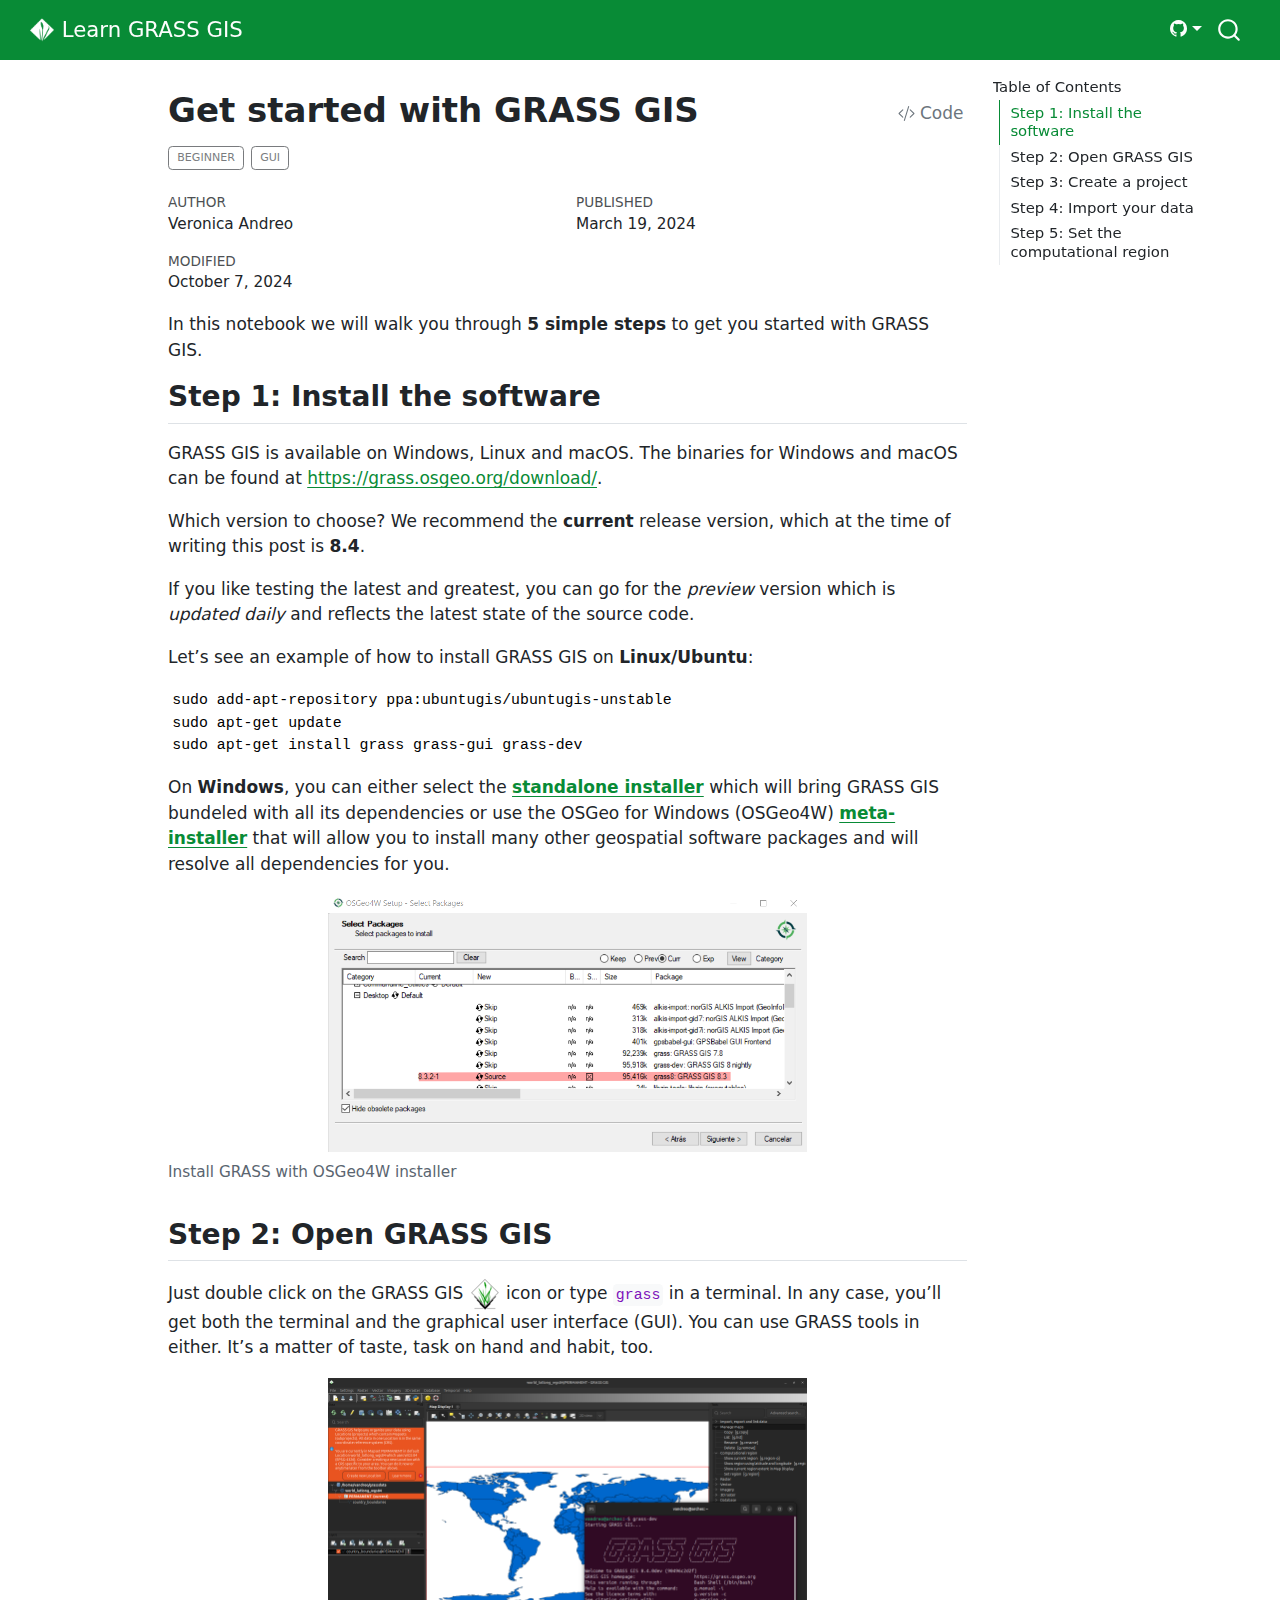
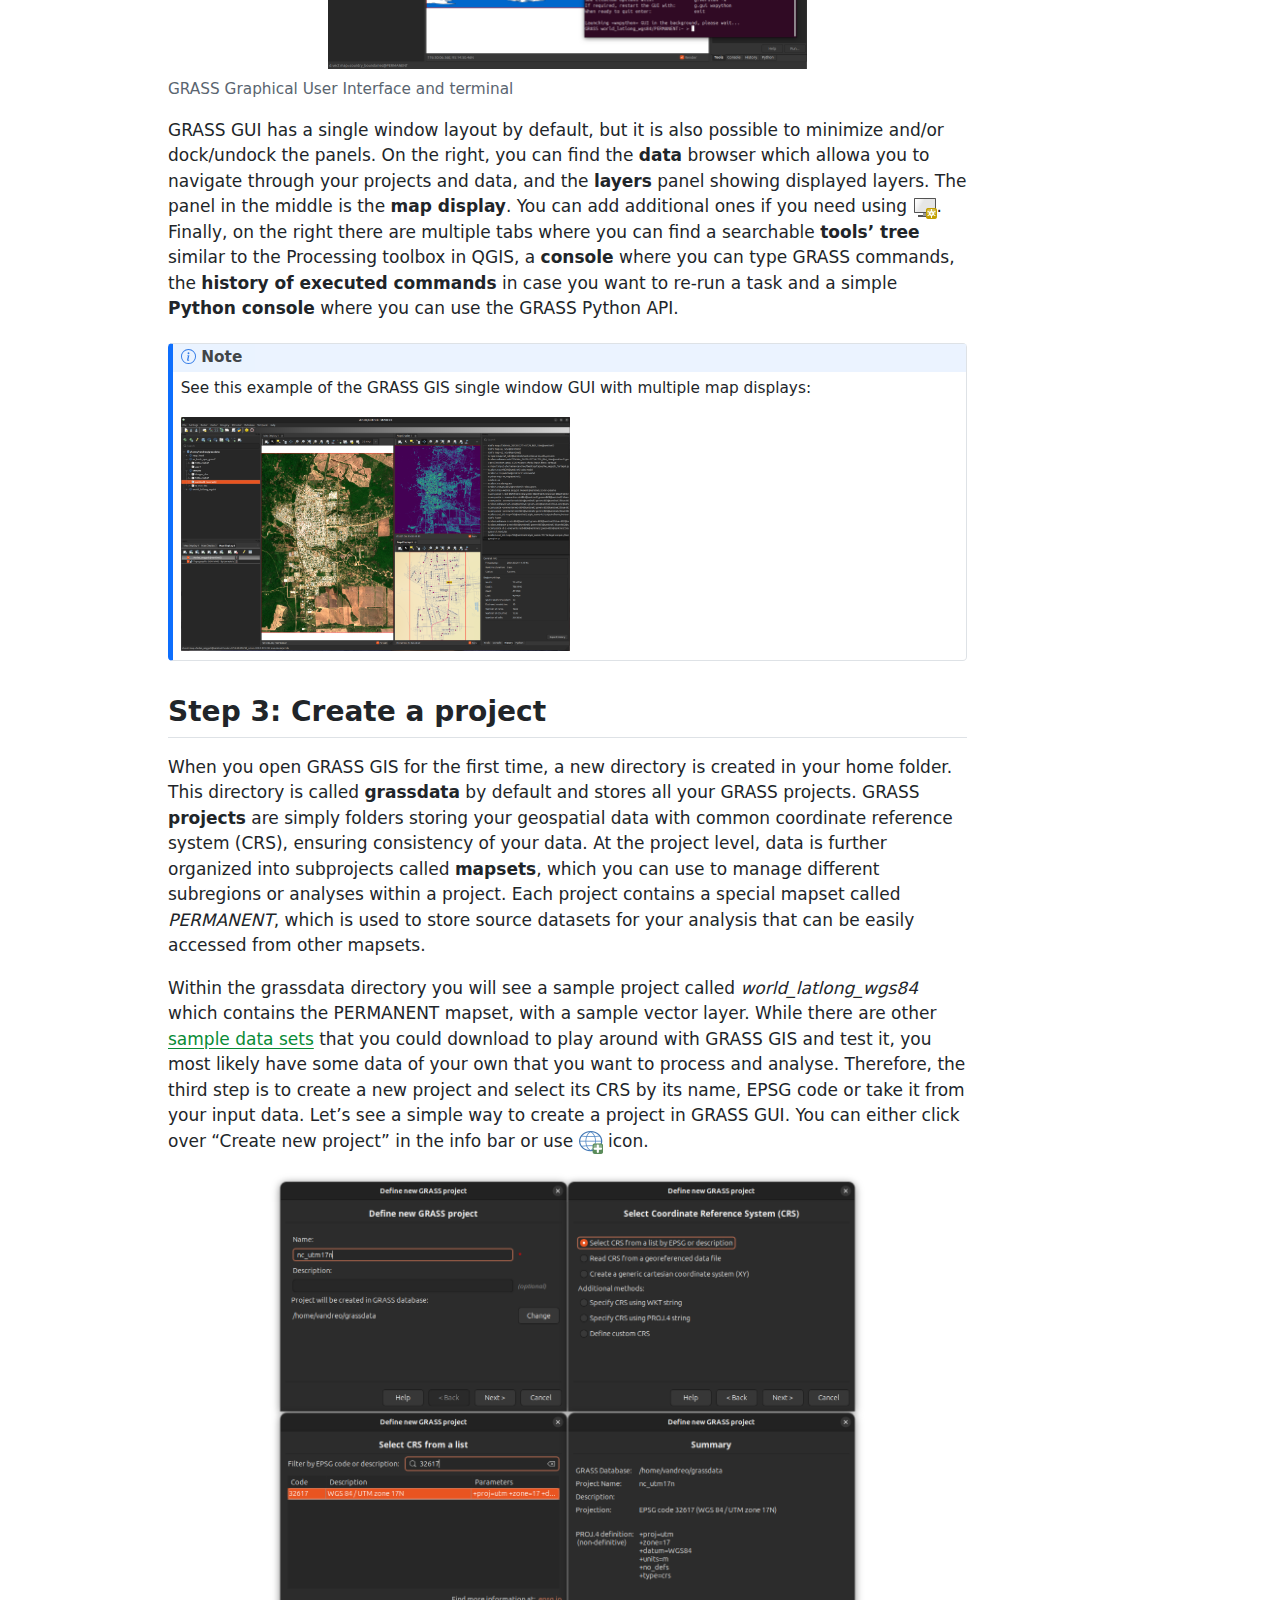
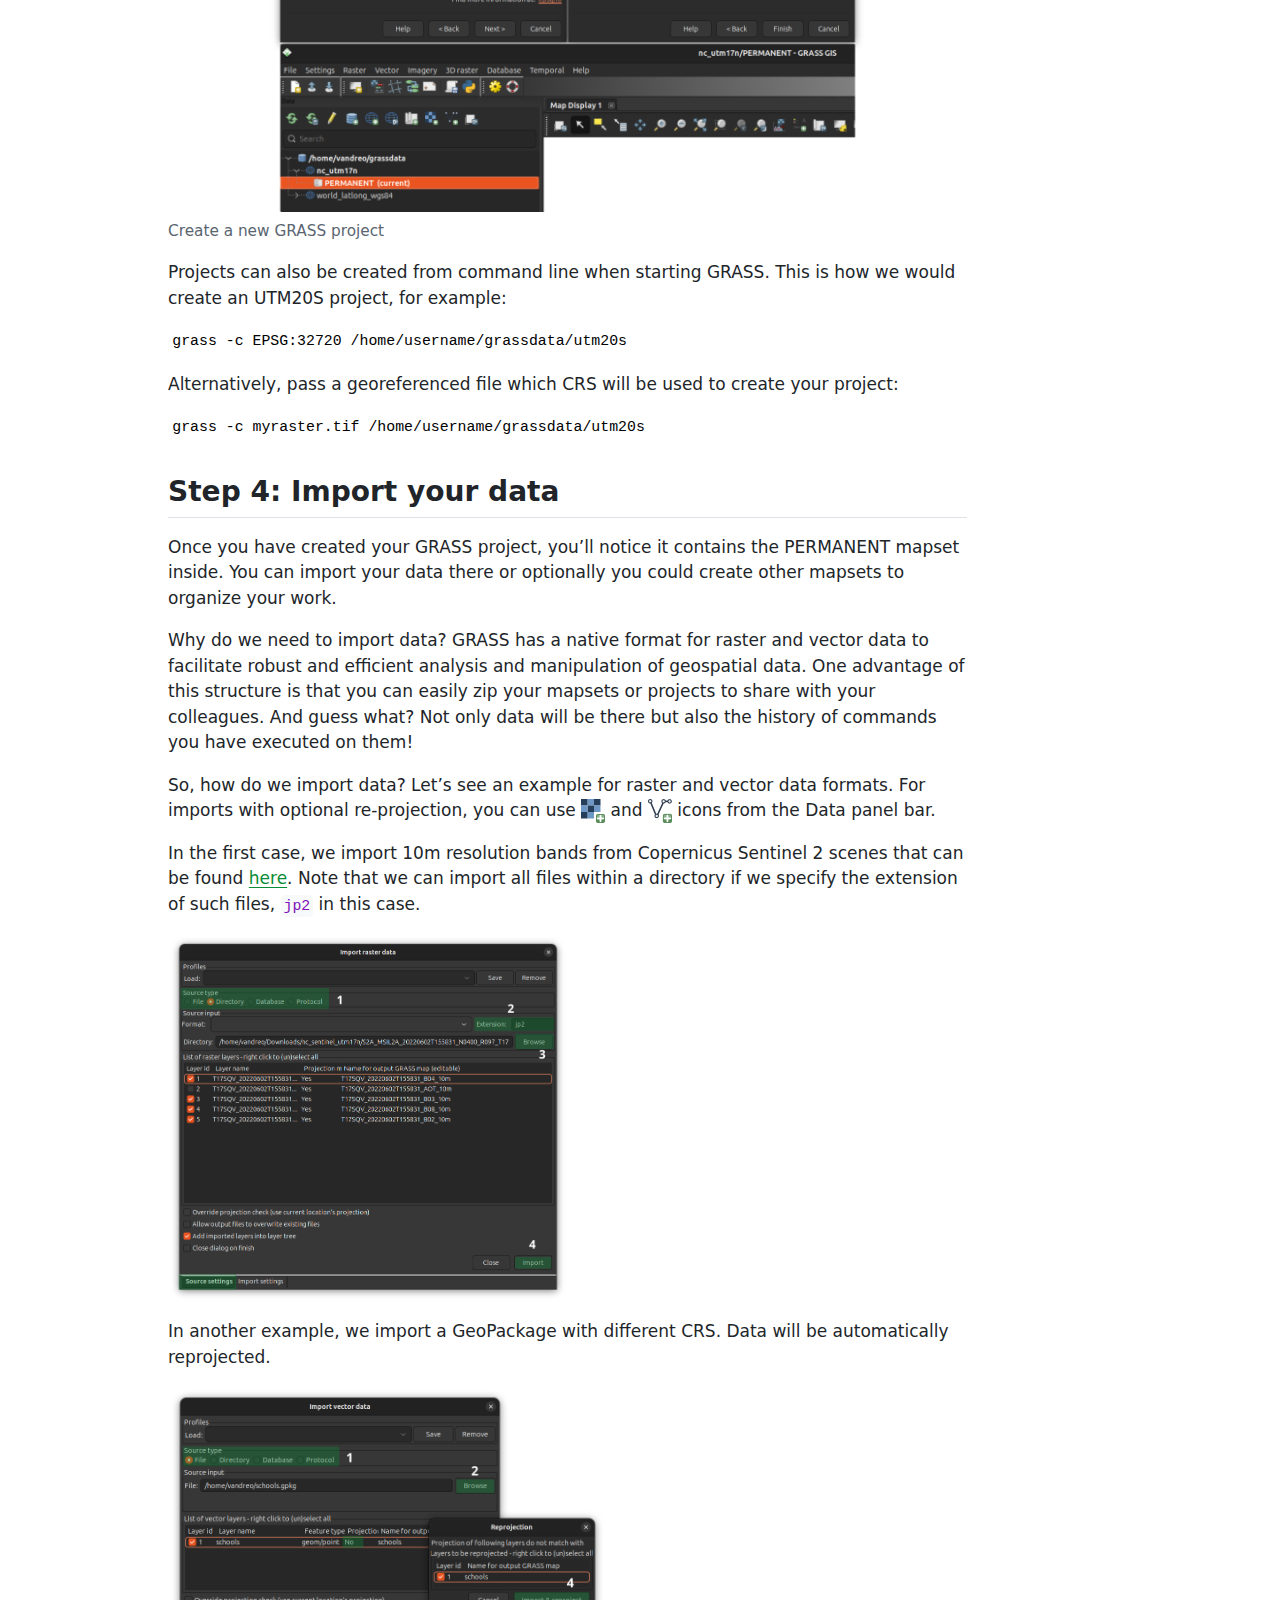
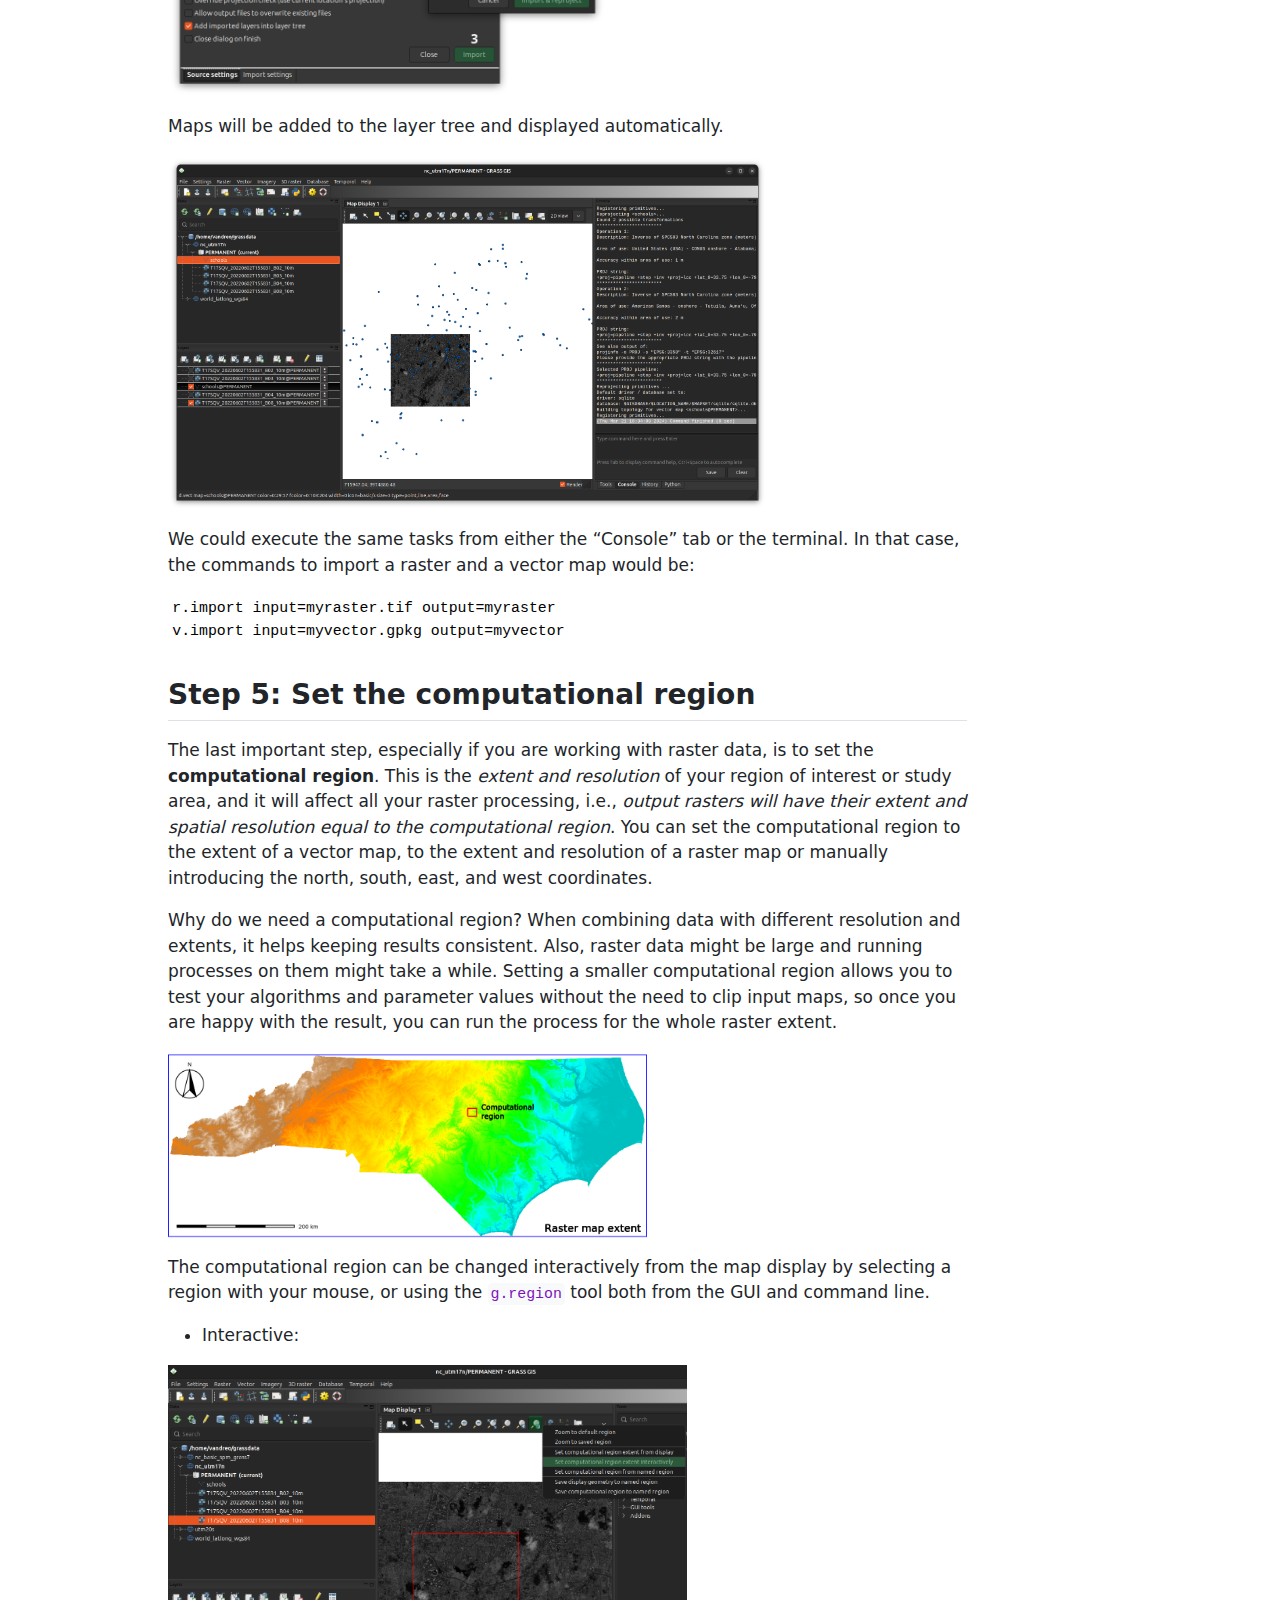
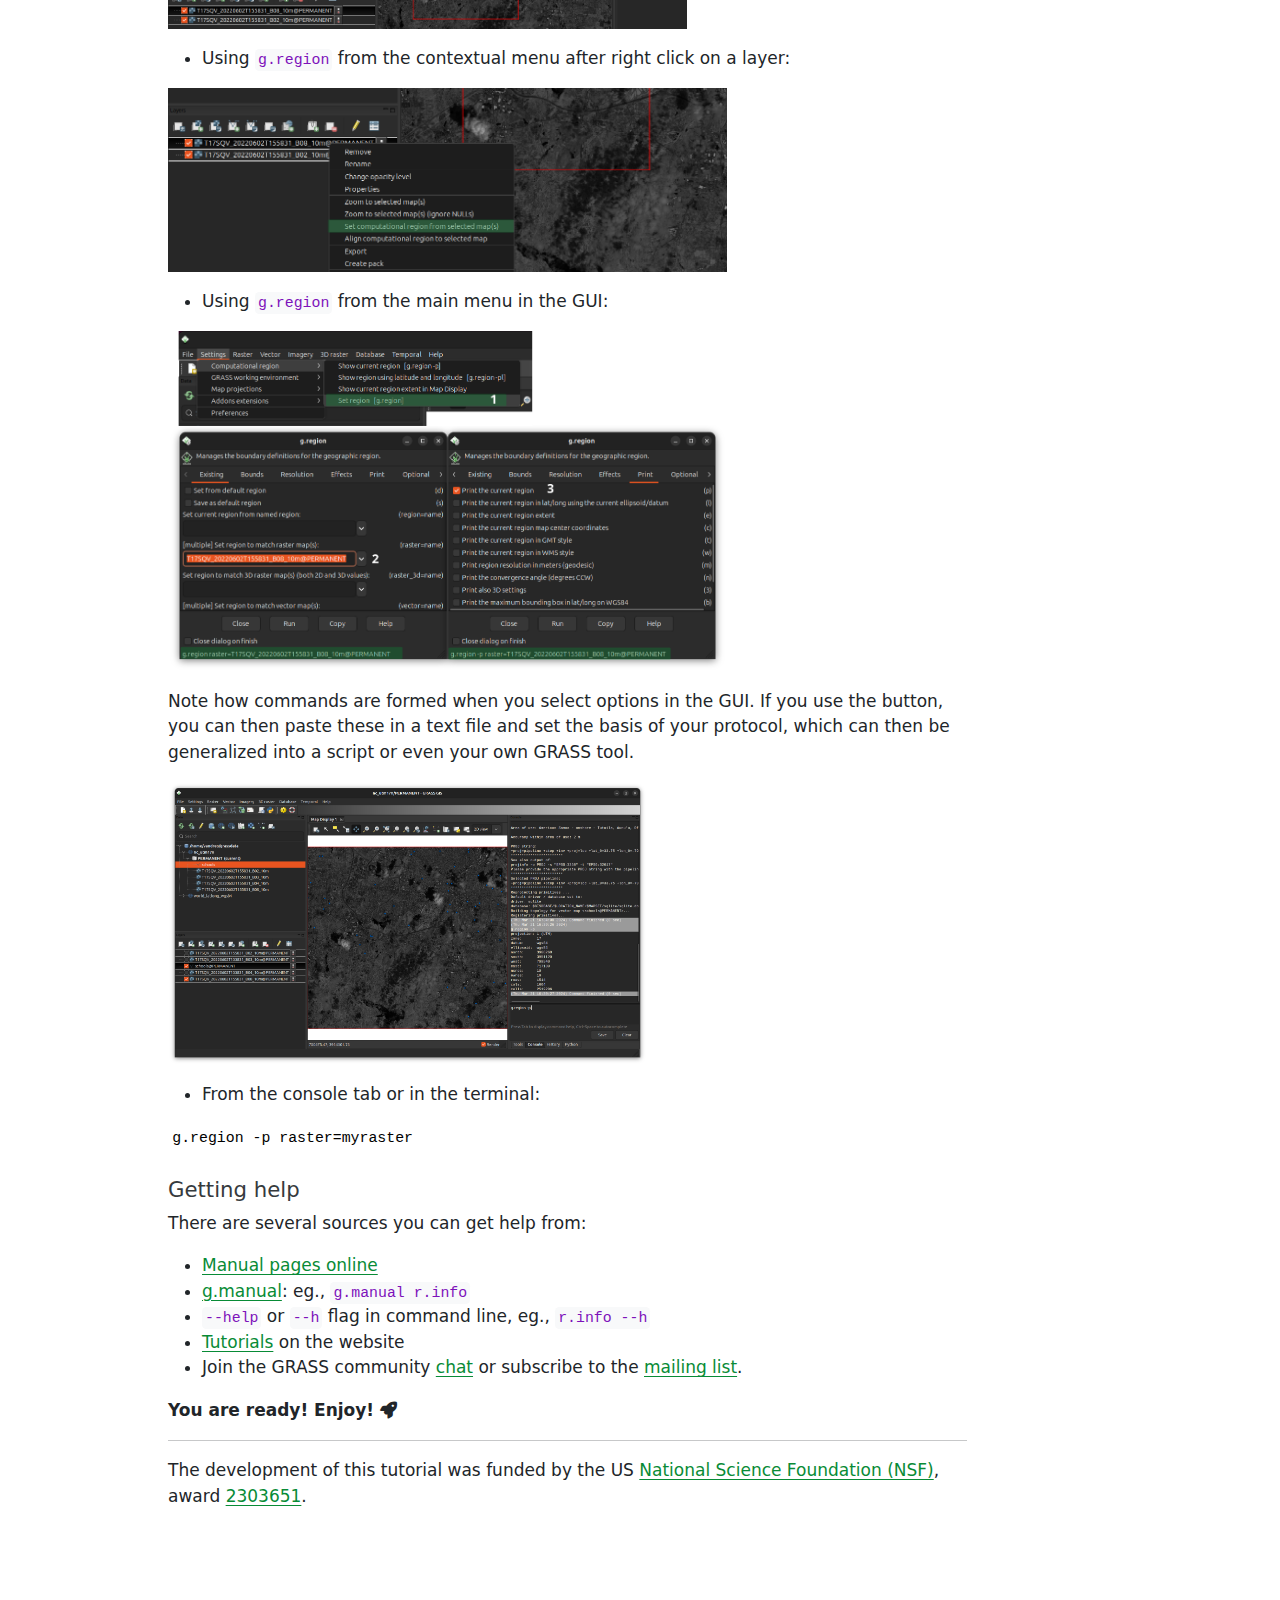
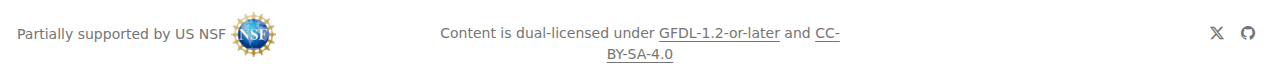
<file: content/tutorials/get_started/fast_track.html>
<!DOCTYPE html>
<html xmlns="http://www.w3.org/1999/xhtml" lang="en" xml:lang="en"><head>

<meta charset="utf-8">
<meta name="generator" content="quarto-1.5.57">

<meta name="viewport" content="width=device-width, initial-scale=1.0, user-scalable=yes">

<meta name="author" content="Veronica Andreo">
<meta name="dcterms.date" content="2024-03-19">

<title>Get started with GRASS GIS</title>
<style>
code{white-space: pre-wrap;}
span.smallcaps{font-variant: small-caps;}
div.columns{display: flex; gap: min(4vw, 1.5em);}
div.column{flex: auto; overflow-x: auto;}
div.hanging-indent{margin-left: 1.5em; text-indent: -1.5em;}
ul.task-list{list-style: none;}
ul.task-list li input[type="checkbox"] {
  width: 0.8em;
  margin: 0 0.8em 0.2em -1em; /* quarto-specific, see https://github.com/quarto-dev/quarto-cli/issues/4556 */ 
  vertical-align: middle;
}
/* CSS for syntax highlighting */
pre > code.sourceCode { white-space: pre; position: relative; }
pre > code.sourceCode > span { line-height: 1.25; }
pre > code.sourceCode > span:empty { height: 1.2em; }
.sourceCode { overflow: visible; }
code.sourceCode > span { color: inherit; text-decoration: inherit; }
div.sourceCode { margin: 1em 0; }
pre.sourceCode { margin: 0; }
@media screen {
div.sourceCode { overflow: auto; }
}
@media print {
pre > code.sourceCode { white-space: pre-wrap; }
pre > code.sourceCode > span { display: inline-block; text-indent: -5em; padding-left: 5em; }
}
pre.numberSource code
  { counter-reset: source-line 0; }
pre.numberSource code > span
  { position: relative; left: -4em; counter-increment: source-line; }
pre.numberSource code > span > a:first-child::before
  { content: counter(source-line);
    position: relative; left: -1em; text-align: right; vertical-align: baseline;
    border: none; display: inline-block;
    -webkit-touch-callout: none; -webkit-user-select: none;
    -khtml-user-select: none; -moz-user-select: none;
    -ms-user-select: none; user-select: none;
    padding: 0 4px; width: 4em;
  }
pre.numberSource { margin-left: 3em;  padding-left: 4px; }
div.sourceCode
  {   }
@media screen {
pre > code.sourceCode > span > a:first-child::before { text-decoration: underline; }
}
</style>


<script src="../../../site_libs/quarto-nav/quarto-nav.js"></script>
<script src="../../../site_libs/quarto-nav/headroom.min.js"></script>
<script src="../../../site_libs/clipboard/clipboard.min.js"></script>
<script src="../../../site_libs/quarto-search/autocomplete.umd.js"></script>
<script src="../../../site_libs/quarto-search/fuse.min.js"></script>
<script src="../../../site_libs/quarto-search/quarto-search.js"></script>
<meta name="quarto:offset" content="../../../">
<link href="../../../images/logos/grass-favicon-16x16.png" rel="icon" type="image/png">
<script src="../../../site_libs/quarto-html/quarto.js"></script>
<script src="../../../site_libs/quarto-html/popper.min.js"></script>
<script src="../../../site_libs/quarto-html/tippy.umd.min.js"></script>
<script src="../../../site_libs/quarto-html/anchor.min.js"></script>
<link href="../../../site_libs/quarto-html/tippy.css" rel="stylesheet">
<link href="../../../site_libs/quarto-html/quarto-syntax-highlighting.css" rel="stylesheet" id="quarto-text-highlighting-styles">
<script src="../../../site_libs/bootstrap/bootstrap.min.js"></script>
<link href="../../../site_libs/bootstrap/bootstrap-icons.css" rel="stylesheet">
<link href="../../../site_libs/bootstrap/bootstrap.min.css" rel="stylesheet" id="quarto-bootstrap" data-mode="light">
<link href="../../../site_libs/quarto-contrib/fontawesome6-0.1.0/all.css" rel="stylesheet">
<link href="../../../site_libs/quarto-contrib/fontawesome6-0.1.0/latex-fontsize.css" rel="stylesheet">
<script id="quarto-search-options" type="application/json">{
  "location": "navbar",
  "copy-button": false,
  "collapse-after": 3,
  "panel-placement": "end",
  "type": "overlay",
  "limit": 50,
  "keyboard-shortcut": [
    "f",
    "/",
    "s"
  ],
  "show-item-context": false,
  "language": {
    "search-no-results-text": "No results",
    "search-matching-documents-text": "matching documents",
    "search-copy-link-title": "Copy link to search",
    "search-hide-matches-text": "Hide additional matches",
    "search-more-match-text": "more match in this document",
    "search-more-matches-text": "more matches in this document",
    "search-clear-button-title": "Clear",
    "search-text-placeholder": "",
    "search-detached-cancel-button-title": "Cancel",
    "search-submit-button-title": "Submit",
    "search-label": "Search"
  }
}</script>


</head>

<body class="nav-fixed">

<div id="quarto-search-results"></div>
  <header id="quarto-header" class="headroom fixed-top">
    <nav class="navbar navbar-expand-lg " data-bs-theme="dark">
      <div class="navbar-container container-fluid">
      <div class="navbar-brand-container mx-auto">
    <a href="../../../index.html" class="navbar-brand navbar-brand-logo">
    <img src="../../../images/logos/grass-favicon-white-32x32.png" alt="" class="navbar-logo">
    </a>
    <a class="navbar-brand" href="../../../index.html">
    <span class="navbar-title">Learn GRASS GIS</span>
    </a>
  </div>
        <div class="quarto-navbar-tools tools-end">
    <div class="dropdown">
      <a href="" title="" id="quarto-navigation-tool-dropdown-0" class="quarto-navigation-tool dropdown-toggle px-1" data-bs-toggle="dropdown" aria-expanded="false" role="link" aria-label=""><i class="bi bi-github"></i></a>
      <ul class="dropdown-menu dropdown-menu-end" aria-labelledby="quarto-navigation-tool-dropdown-0">
          <li>
            <a class="dropdown-item quarto-navbar-tools-item" href="https://github.com/OSGeo/grass-tutorials">
            Source Code
            </a>
          </li>
          <li>
            <a class="dropdown-item quarto-navbar-tools-item" href="https://github.com/OSGeo/grass-tutorials/issues">
            Report an Issue
            </a>
          </li>
      </ul>
    </div>
</div>
          <div id="quarto-search" class="" title="Search"></div>
      </div> <!-- /container-fluid -->
    </nav>
</header>
<!-- content -->
<div id="quarto-content" class="quarto-container page-columns page-rows-contents page-layout-article page-navbar">
<!-- sidebar -->
<!-- margin-sidebar -->
    <div id="quarto-margin-sidebar" class="sidebar margin-sidebar">
        <nav id="TOC" role="doc-toc" class="toc-active">
    <h2 id="toc-title">Table of Contents</h2>
   
  <ul>
  <li><a href="#step-1-install-the-software" id="toc-step-1-install-the-software" class="nav-link active" data-scroll-target="#step-1-install-the-software">Step 1: Install the software</a></li>
  <li><a href="#step-2-open-grass-gis" id="toc-step-2-open-grass-gis" class="nav-link" data-scroll-target="#step-2-open-grass-gis">Step 2: Open GRASS GIS</a></li>
  <li><a href="#step-3-create-a-project" id="toc-step-3-create-a-project" class="nav-link" data-scroll-target="#step-3-create-a-project">Step 3: Create a project</a></li>
  <li><a href="#step-4-import-your-data" id="toc-step-4-import-your-data" class="nav-link" data-scroll-target="#step-4-import-your-data">Step 4: Import your data</a></li>
  <li><a href="#step-5-set-the-computational-region" id="toc-step-5-set-the-computational-region" class="nav-link" data-scroll-target="#step-5-set-the-computational-region">Step 5: Set the computational region</a></li>
  </ul>
</nav>
    </div>
<!-- main -->
<main class="content" id="quarto-document-content">

<header id="title-block-header" class="quarto-title-block default">
<div class="quarto-title">
<div class="quarto-title-block"><div><h1 class="title">Get started with GRASS GIS</h1><button type="button" class="btn code-tools-button" id="quarto-code-tools-source"><i class="bi"></i> Code</button></div></div>
  <div class="quarto-categories">
    <div class="quarto-category">beginner</div>
    <div class="quarto-category">GUI</div>
  </div>
  </div>



<div class="quarto-title-meta">

    <div>
    <div class="quarto-title-meta-heading">Author</div>
    <div class="quarto-title-meta-contents">
             <p>Veronica Andreo </p>
          </div>
  </div>
    
    <div>
    <div class="quarto-title-meta-heading">Published</div>
    <div class="quarto-title-meta-contents">
      <p class="date">March 19, 2024</p>
    </div>
  </div>
  
    <div>
    <div class="quarto-title-meta-heading">Modified</div>
    <div class="quarto-title-meta-contents">
      <p class="date-modified">October 7, 2024</p>
    </div>
  </div>
    
  </div>
  


</header>


<p>In this notebook we will walk you through <strong>5 simple steps</strong> to get you started with GRASS GIS.</p>
<section id="step-1-install-the-software" class="level2">
<h2 class="anchored" data-anchor-id="step-1-install-the-software">Step 1: Install the software</h2>
<p>GRASS GIS is available on Windows, Linux and macOS. The binaries for Windows and macOS can be found at <a href="https://grass.osgeo.org/download/" class="uri">https://grass.osgeo.org/download/</a>.</p>
<p>Which version to choose? We recommend the <strong>current</strong> release version, which at the time of writing this post is <strong>8.4</strong>.</p>
<p>If you like testing the latest and greatest, you can go for the <em>preview</em> version which is <em>updated daily</em> and reflects the latest state of the source code.</p>
<p>Let’s see an example of how to install GRASS GIS on <strong>Linux/Ubuntu</strong>:</p>
<pre><code>sudo add-apt-repository ppa:ubuntugis/ubuntugis-unstable
sudo apt-get update
sudo apt-get install grass grass-gui grass-dev</code></pre>
<p>On <strong>Windows</strong>, you can either select the <a href="https://grass.osgeo.org/download/windows/#standalone-installers"><strong>standalone installer</strong></a> which will bring GRASS GIS bundeled with all its dependencies or use the OSGeo for Windows (OSGeo4W) <a href="https://grass.osgeo.org/download/windows/#OSGeo4W"><strong>meta-installer</strong></a> that will allow you to install many other geospatial software packages and will resolve all dependencies for you.</p>
<div class="quarto-figure quarto-figure-center">
<figure class="figure">
<p><img src="images/osgeo4w_install_grass.png" class="img-fluid figure-img" style="width:60.0%"></p>
<figcaption>Install GRASS with OSGeo4W installer</figcaption>
</figure>
</div>
</section>
<section id="step-2-open-grass-gis" class="level2">
<h2 class="anchored" data-anchor-id="step-2-open-grass-gis">Step 2: Open GRASS GIS</h2>
<p>Just double click on the GRASS GIS <img src="images/grass-32x32.png" class="img-fluid"> icon or type <code>grass</code> in a terminal. In any case, you’ll get both the terminal and the graphical user interface (GUI). You can use GRASS tools in either. It’s a matter of taste, task on hand and habit, too.</p>
<div class="quarto-figure quarto-figure-center">
<figure class="figure">
<p><img src="images/grass_gui_first_time_and_cli_combined.png" class="img-fluid figure-img" style="width:60.0%"></p>
<figcaption>GRASS Graphical User Interface and terminal</figcaption>
</figure>
</div>
<p>GRASS GUI has a single window layout by default, but it is also possible to minimize and/or dock/undock the panels. On the right, you can find the <strong>data</strong> browser which allowa you to navigate through your projects and data, and the <strong>layers</strong> panel showing displayed layers. The panel in the middle is the <strong>map display</strong>. You can add additional ones if you need using <img src="images/monitor-create.png" class="img-fluid">. Finally, on the right there are multiple tabs where you can find a searchable <strong>tools’ tree</strong> similar to the Processing toolbox in QGIS, a <strong>console</strong> where you can type GRASS commands, the <strong>history of executed commands</strong> in case you want to re-run a task and a simple <strong>Python console</strong> where you can use the GRASS Python API.</p>
<div class="callout callout-style-default callout-note callout-titled">
<div class="callout-header d-flex align-content-center">
<div class="callout-icon-container">
<i class="callout-icon"></i>
</div>
<div class="callout-title-container flex-fill">
Note
</div>
</div>
<div class="callout-body-container callout-body">
<p>See this example of the GRASS GIS single window GUI with multiple map displays:</p>
<p><img src="images/grass_gui_multiple_map_displays.png" class="preview-image img-fluid" style="width:50.0%"></p>
</div>
</div>
</section>
<section id="step-3-create-a-project" class="level2">
<h2 class="anchored" data-anchor-id="step-3-create-a-project">Step 3: Create a project</h2>
<p>When you open GRASS GIS for the first time, a new directory is created in your home folder. This directory is called <strong>grassdata</strong> by default and stores all your GRASS projects. GRASS <strong>projects</strong> are simply folders storing your geospatial data with common coordinate reference system (CRS), ensuring consistency of your data. At the project level, data is further organized into subprojects called <strong>mapsets</strong>, which you can use to manage different subregions or analyses within a project. Each project contains a special mapset called <em>PERMANENT</em>, which is used to store source datasets for your analysis that can be easily accessed from other mapsets.</p>
<p>Within the grassdata directory you will see a sample project called <em>world_latlong_wgs84</em> which contains the PERMANENT mapset, with a sample vector layer. While there are other <a href="https://grass.osgeo.org/download/data/">sample data sets</a> that you could download to play around with GRASS GIS and test it, you most likely have some data of your own that you want to process and analyse. Therefore, the third step is to create a new project and select its CRS by its name, EPSG code or take it from your input data. Let’s see a simple way to create a project in GRASS GUI. You can either click over “Create new project” in the info bar or use <img src="images/project-add.png" class="img-fluid"> icon.</p>
<div class="quarto-figure quarto-figure-center">
<figure class="figure">
<p><img src="images/create_new_project_gui.png" class="img-fluid figure-img" style="width:75.0%"></p>
<figcaption>Create a new GRASS project</figcaption>
</figure>
</div>
<p>Projects can also be created from command line when starting GRASS. This is how we would create an UTM20S project, for example:</p>
<pre><code>grass -c EPSG:32720 /home/username/grassdata/utm20s</code></pre>
<p>Alternatively, pass a georeferenced file which CRS will be used to create your project:</p>
<pre><code>grass -c myraster.tif /home/username/grassdata/utm20s</code></pre>
</section>
<section id="step-4-import-your-data" class="level2">
<h2 class="anchored" data-anchor-id="step-4-import-your-data">Step 4: Import your data</h2>
<p>Once you have created your GRASS project, you’ll notice it contains the PERMANENT mapset inside. You can import your data there or optionally you could create other mapsets to organize your work.</p>
<p>Why do we need to import data? GRASS has a native format for raster and vector data to facilitate robust and efficient analysis and manipulation of geospatial data. One advantage of this structure is that you can easily zip your mapsets or projects to share with your colleagues. And guess what? Not only data will be there but also the history of commands you have executed on them!</p>
<p>So, how do we import data? Let’s see an example for raster and vector data formats. For imports with optional re-projection, you can use <img src="images/raster-import.png" class="img-fluid"> and <img src="images/vector-import.png" class="img-fluid"> icons from the Data panel bar.</p>
<p>In the first case, we import 10m resolution bands from Copernicus Sentinel 2 scenes that can be found <a href="https://grass.osgeo.org/sampledata/north_carolina/nc_sentinel_utm17n.zip">here</a>. Note that we can import all files within a directory if we specify the extension of such files, <code>jp2</code> in this case.</p>
<p><img src="images/import_raster.png" class="img-fluid" style="width:50.0%"></p>
<p>In another example, we import a GeoPackage with different CRS. Data will be automatically reprojected.</p>
<p><img src="images/import_vector_with_reprojection.png" class="img-fluid" style="width:55.0%"></p>
<p>Maps will be added to the layer tree and displayed automatically.</p>
<p><img src="images/raster_and_vector_imported.png" class="img-fluid" style="width:75.0%"></p>
<p>We could execute the same tasks from either the “Console” tab or the terminal. In that case, the commands to import a raster and a vector map would be:</p>
<pre><code>r.import input=myraster.tif output=myraster
v.import input=myvector.gpkg output=myvector</code></pre>
</section>
<section id="step-5-set-the-computational-region" class="level2">
<h2 class="anchored" data-anchor-id="step-5-set-the-computational-region">Step 5: Set the computational region</h2>
<p>The last important step, especially if you are working with raster data, is to set the <strong>computational region</strong>. This is the <em>extent and resolution</em> of your region of interest or study area, and it will affect all your raster processing, i.e., <em>output rasters will have their extent and spatial resolution equal to the computational region</em>. You can set the computational region to the extent of a vector map, to the extent and resolution of a raster map or manually introducing the north, south, east, and west coordinates.</p>
<p>Why do we need a computational region? When combining data with different resolution and extents, it helps keeping results consistent. Also, raster data might be large and running processes on them might take a while. Setting a smaller computational region allows you to test your algorithms and parameter values without the need to clip input maps, so once you are happy with the result, you can run the process for the whole raster extent.</p>
<p><img src="images/region.png" class="img-fluid" style="width:60.0%"></p>
<p>The computational region can be changed interactively from the map display by selecting a region with your mouse, or using the <code>g.region</code> tool both from the GUI and command line.</p>
<ul>
<li>Interactive:</li>
</ul>
<p><img src="images/set_region_interactively.png" class="img-fluid" style="width:65.0%"></p>
<ul>
<li>Using <code>g.region</code> from the contextual menu after right click on a layer:</li>
</ul>
<p><img src="images/grass_gui_set_region_contextual_menu.png" class="img-fluid" style="width:70.0%"></p>
<ul>
<li>Using <code>g.region</code> from the main menu in the GUI:</li>
</ul>
<p><img src="images/set_region_gui.png" class="img-fluid" style="width:70.0%"></p>
<p>Note how commands are formed when you select options in the GUI. If you use the <copy> button, you can then paste these in a text file and set the basis of your protocol, which can then be generalized into a script or even your own GRASS tool.</copy></p>
<p><img src="images/region_set.png" class="img-fluid" style="width:60.0%"></p>
<ul>
<li>From the console tab or in the terminal:</li>
</ul>
<pre><code>g.region -p raster=myraster</code></pre>
<section id="getting-help" class="level4">
<h4 class="anchored" data-anchor-id="getting-help">Getting help</h4>
<p>There are several sources you can get help from:</p>
<ul>
<li><a href="https://grass.osgeo.org/grass-stable/manuals/full_index.html">Manual pages online</a></li>
<li><a href="https://grass.osgeo.org/grass-stable/manuals/g.manual.html">g.manual</a>: eg., <code>g.manual r.info</code></li>
<li><code>--help</code> or <code>--h</code> flag in command line, eg., <code>r.info --h</code></li>
<li><a href="https://grass.osgeo.org/learn/tutorials">Tutorials</a> on the website</li>
<li>Join the GRASS community <a href="https://app.element.io/#/room/#grassgis_community:gitter.im">chat</a> or subscribe to the <a href="https://lists.osgeo.org/mailman/listinfo/grass-user">mailing list</a>.</li>
</ul>
<p><strong>You are ready! Enjoy!</strong> <i class="fa-solid fa-rocket" aria-label="rocket"></i></p>
<hr>
<div class="smaller">
<p>The development of this tutorial was funded by the US <a href="https://www.nsf.gov/">National Science Foundation (NSF)</a>, award <a href="https://www.nsf.gov/awardsearch/showAward?AWD_ID=2303651">2303651</a>.</p>
</div>


<!-- -->

</section>
</section>

</main> <!-- /main -->
<script id="quarto-html-after-body" type="application/javascript">
window.document.addEventListener("DOMContentLoaded", function (event) {
  const toggleBodyColorMode = (bsSheetEl) => {
    const mode = bsSheetEl.getAttribute("data-mode");
    const bodyEl = window.document.querySelector("body");
    if (mode === "dark") {
      bodyEl.classList.add("quarto-dark");
      bodyEl.classList.remove("quarto-light");
    } else {
      bodyEl.classList.add("quarto-light");
      bodyEl.classList.remove("quarto-dark");
    }
  }
  const toggleBodyColorPrimary = () => {
    const bsSheetEl = window.document.querySelector("link#quarto-bootstrap");
    if (bsSheetEl) {
      toggleBodyColorMode(bsSheetEl);
    }
  }
  toggleBodyColorPrimary();  
  const icon = "";
  const anchorJS = new window.AnchorJS();
  anchorJS.options = {
    placement: 'right',
    icon: icon
  };
  anchorJS.add('.anchored');
  const isCodeAnnotation = (el) => {
    for (const clz of el.classList) {
      if (clz.startsWith('code-annotation-')) {                     
        return true;
      }
    }
    return false;
  }
  const onCopySuccess = function(e) {
    // button target
    const button = e.trigger;
    // don't keep focus
    button.blur();
    // flash "checked"
    button.classList.add('code-copy-button-checked');
    var currentTitle = button.getAttribute("title");
    button.setAttribute("title", "Copied!");
    let tooltip;
    if (window.bootstrap) {
      button.setAttribute("data-bs-toggle", "tooltip");
      button.setAttribute("data-bs-placement", "left");
      button.setAttribute("data-bs-title", "Copied!");
      tooltip = new bootstrap.Tooltip(button, 
        { trigger: "manual", 
          customClass: "code-copy-button-tooltip",
          offset: [0, -8]});
      tooltip.show();    
    }
    setTimeout(function() {
      if (tooltip) {
        tooltip.hide();
        button.removeAttribute("data-bs-title");
        button.removeAttribute("data-bs-toggle");
        button.removeAttribute("data-bs-placement");
      }
      button.setAttribute("title", currentTitle);
      button.classList.remove('code-copy-button-checked');
    }, 1000);
    // clear code selection
    e.clearSelection();
  }
  const getTextToCopy = function(trigger) {
      const codeEl = trigger.previousElementSibling.cloneNode(true);
      for (const childEl of codeEl.children) {
        if (isCodeAnnotation(childEl)) {
          childEl.remove();
        }
      }
      return codeEl.innerText;
  }
  const clipboard = new window.ClipboardJS('.code-copy-button:not([data-in-quarto-modal])', {
    text: getTextToCopy
  });
  clipboard.on('success', onCopySuccess);
  if (window.document.getElementById('quarto-embedded-source-code-modal')) {
    // For code content inside modals, clipBoardJS needs to be initialized with a container option
    // TODO: Check when it could be a function (https://github.com/zenorocha/clipboard.js/issues/860)
    const clipboardModal = new window.ClipboardJS('.code-copy-button[data-in-quarto-modal]', {
      text: getTextToCopy,
      container: window.document.getElementById('quarto-embedded-source-code-modal')
    });
    clipboardModal.on('success', onCopySuccess);
  }
  const viewSource = window.document.getElementById('quarto-view-source') ||
                     window.document.getElementById('quarto-code-tools-source');
  if (viewSource) {
    const sourceUrl = viewSource.getAttribute("data-quarto-source-url");
    viewSource.addEventListener("click", function(e) {
      if (sourceUrl) {
        // rstudio viewer pane
        if (/\bcapabilities=\b/.test(window.location)) {
          window.open(sourceUrl);
        } else {
          window.location.href = sourceUrl;
        }
      } else {
        const modal = new bootstrap.Modal(document.getElementById('quarto-embedded-source-code-modal'));
        modal.show();
      }
      return false;
    });
  }
  function toggleCodeHandler(show) {
    return function(e) {
      const detailsSrc = window.document.querySelectorAll(".cell > details > .sourceCode");
      for (let i=0; i<detailsSrc.length; i++) {
        const details = detailsSrc[i].parentElement;
        if (show) {
          details.open = true;
        } else {
          details.removeAttribute("open");
        }
      }
      const cellCodeDivs = window.document.querySelectorAll(".cell > .sourceCode");
      const fromCls = show ? "hidden" : "unhidden";
      const toCls = show ? "unhidden" : "hidden";
      for (let i=0; i<cellCodeDivs.length; i++) {
        const codeDiv = cellCodeDivs[i];
        if (codeDiv.classList.contains(fromCls)) {
          codeDiv.classList.remove(fromCls);
          codeDiv.classList.add(toCls);
        } 
      }
      return false;
    }
  }
  const hideAllCode = window.document.getElementById("quarto-hide-all-code");
  if (hideAllCode) {
    hideAllCode.addEventListener("click", toggleCodeHandler(false));
  }
  const showAllCode = window.document.getElementById("quarto-show-all-code");
  if (showAllCode) {
    showAllCode.addEventListener("click", toggleCodeHandler(true));
  }
    var localhostRegex = new RegExp(/^(?:http|https):\/\/localhost\:?[0-9]*\//);
    var mailtoRegex = new RegExp(/^mailto:/);
      var filterRegex = new RegExp("https:\/\/OSGeo\.github\.io\/grass-tutorials\/");
    var isInternal = (href) => {
        return filterRegex.test(href) || localhostRegex.test(href) || mailtoRegex.test(href);
    }
    // Inspect non-navigation links and adorn them if external
 	var links = window.document.querySelectorAll('a[href]:not(.nav-link):not(.navbar-brand):not(.toc-action):not(.sidebar-link):not(.sidebar-item-toggle):not(.pagination-link):not(.no-external):not([aria-hidden]):not(.dropdown-item):not(.quarto-navigation-tool):not(.about-link)');
    for (var i=0; i<links.length; i++) {
      const link = links[i];
      if (!isInternal(link.href)) {
        // undo the damage that might have been done by quarto-nav.js in the case of
        // links that we want to consider external
        if (link.dataset.originalHref !== undefined) {
          link.href = link.dataset.originalHref;
        }
      }
    }
  function tippyHover(el, contentFn, onTriggerFn, onUntriggerFn) {
    const config = {
      allowHTML: true,
      maxWidth: 500,
      delay: 100,
      arrow: false,
      appendTo: function(el) {
          return el.parentElement;
      },
      interactive: true,
      interactiveBorder: 10,
      theme: 'quarto',
      placement: 'bottom-start',
    };
    if (contentFn) {
      config.content = contentFn;
    }
    if (onTriggerFn) {
      config.onTrigger = onTriggerFn;
    }
    if (onUntriggerFn) {
      config.onUntrigger = onUntriggerFn;
    }
    window.tippy(el, config); 
  }
  const noterefs = window.document.querySelectorAll('a[role="doc-noteref"]');
  for (var i=0; i<noterefs.length; i++) {
    const ref = noterefs[i];
    tippyHover(ref, function() {
      // use id or data attribute instead here
      let href = ref.getAttribute('data-footnote-href') || ref.getAttribute('href');
      try { href = new URL(href).hash; } catch {}
      const id = href.replace(/^#\/?/, "");
      const note = window.document.getElementById(id);
      if (note) {
        return note.innerHTML;
      } else {
        return "";
      }
    });
  }
  const xrefs = window.document.querySelectorAll('a.quarto-xref');
  const processXRef = (id, note) => {
    // Strip column container classes
    const stripColumnClz = (el) => {
      el.classList.remove("page-full", "page-columns");
      if (el.children) {
        for (const child of el.children) {
          stripColumnClz(child);
        }
      }
    }
    stripColumnClz(note)
    if (id === null || id.startsWith('sec-')) {
      // Special case sections, only their first couple elements
      const container = document.createElement("div");
      if (note.children && note.children.length > 2) {
        container.appendChild(note.children[0].cloneNode(true));
        for (let i = 1; i < note.children.length; i++) {
          const child = note.children[i];
          if (child.tagName === "P" && child.innerText === "") {
            continue;
          } else {
            container.appendChild(child.cloneNode(true));
            break;
          }
        }
        if (window.Quarto?.typesetMath) {
          window.Quarto.typesetMath(container);
        }
        return container.innerHTML
      } else {
        if (window.Quarto?.typesetMath) {
          window.Quarto.typesetMath(note);
        }
        return note.innerHTML;
      }
    } else {
      // Remove any anchor links if they are present
      const anchorLink = note.querySelector('a.anchorjs-link');
      if (anchorLink) {
        anchorLink.remove();
      }
      if (window.Quarto?.typesetMath) {
        window.Quarto.typesetMath(note);
      }
      // TODO in 1.5, we should make sure this works without a callout special case
      if (note.classList.contains("callout")) {
        return note.outerHTML;
      } else {
        return note.innerHTML;
      }
    }
  }
  for (var i=0; i<xrefs.length; i++) {
    const xref = xrefs[i];
    tippyHover(xref, undefined, function(instance) {
      instance.disable();
      let url = xref.getAttribute('href');
      let hash = undefined; 
      if (url.startsWith('#')) {
        hash = url;
      } else {
        try { hash = new URL(url).hash; } catch {}
      }
      if (hash) {
        const id = hash.replace(/^#\/?/, "");
        const note = window.document.getElementById(id);
        if (note !== null) {
          try {
            const html = processXRef(id, note.cloneNode(true));
            instance.setContent(html);
          } finally {
            instance.enable();
            instance.show();
          }
        } else {
          // See if we can fetch this
          fetch(url.split('#')[0])
          .then(res => res.text())
          .then(html => {
            const parser = new DOMParser();
            const htmlDoc = parser.parseFromString(html, "text/html");
            const note = htmlDoc.getElementById(id);
            if (note !== null) {
              const html = processXRef(id, note);
              instance.setContent(html);
            } 
          }).finally(() => {
            instance.enable();
            instance.show();
          });
        }
      } else {
        // See if we can fetch a full url (with no hash to target)
        // This is a special case and we should probably do some content thinning / targeting
        fetch(url)
        .then(res => res.text())
        .then(html => {
          const parser = new DOMParser();
          const htmlDoc = parser.parseFromString(html, "text/html");
          const note = htmlDoc.querySelector('main.content');
          if (note !== null) {
            // This should only happen for chapter cross references
            // (since there is no id in the URL)
            // remove the first header
            if (note.children.length > 0 && note.children[0].tagName === "HEADER") {
              note.children[0].remove();
            }
            const html = processXRef(null, note);
            instance.setContent(html);
          } 
        }).finally(() => {
          instance.enable();
          instance.show();
        });
      }
    }, function(instance) {
    });
  }
      let selectedAnnoteEl;
      const selectorForAnnotation = ( cell, annotation) => {
        let cellAttr = 'data-code-cell="' + cell + '"';
        let lineAttr = 'data-code-annotation="' +  annotation + '"';
        const selector = 'span[' + cellAttr + '][' + lineAttr + ']';
        return selector;
      }
      const selectCodeLines = (annoteEl) => {
        const doc = window.document;
        const targetCell = annoteEl.getAttribute("data-target-cell");
        const targetAnnotation = annoteEl.getAttribute("data-target-annotation");
        const annoteSpan = window.document.querySelector(selectorForAnnotation(targetCell, targetAnnotation));
        const lines = annoteSpan.getAttribute("data-code-lines").split(",");
        const lineIds = lines.map((line) => {
          return targetCell + "-" + line;
        })
        let top = null;
        let height = null;
        let parent = null;
        if (lineIds.length > 0) {
            //compute the position of the single el (top and bottom and make a div)
            const el = window.document.getElementById(lineIds[0]);
            top = el.offsetTop;
            height = el.offsetHeight;
            parent = el.parentElement.parentElement;
          if (lineIds.length > 1) {
            const lastEl = window.document.getElementById(lineIds[lineIds.length - 1]);
            const bottom = lastEl.offsetTop + lastEl.offsetHeight;
            height = bottom - top;
          }
          if (top !== null && height !== null && parent !== null) {
            // cook up a div (if necessary) and position it 
            let div = window.document.getElementById("code-annotation-line-highlight");
            if (div === null) {
              div = window.document.createElement("div");
              div.setAttribute("id", "code-annotation-line-highlight");
              div.style.position = 'absolute';
              parent.appendChild(div);
            }
            div.style.top = top - 2 + "px";
            div.style.height = height + 4 + "px";
            div.style.left = 0;
            let gutterDiv = window.document.getElementById("code-annotation-line-highlight-gutter");
            if (gutterDiv === null) {
              gutterDiv = window.document.createElement("div");
              gutterDiv.setAttribute("id", "code-annotation-line-highlight-gutter");
              gutterDiv.style.position = 'absolute';
              const codeCell = window.document.getElementById(targetCell);
              const gutter = codeCell.querySelector('.code-annotation-gutter');
              gutter.appendChild(gutterDiv);
            }
            gutterDiv.style.top = top - 2 + "px";
            gutterDiv.style.height = height + 4 + "px";
          }
          selectedAnnoteEl = annoteEl;
        }
      };
      const unselectCodeLines = () => {
        const elementsIds = ["code-annotation-line-highlight", "code-annotation-line-highlight-gutter"];
        elementsIds.forEach((elId) => {
          const div = window.document.getElementById(elId);
          if (div) {
            div.remove();
          }
        });
        selectedAnnoteEl = undefined;
      };
        // Handle positioning of the toggle
    window.addEventListener(
      "resize",
      throttle(() => {
        elRect = undefined;
        if (selectedAnnoteEl) {
          selectCodeLines(selectedAnnoteEl);
        }
      }, 10)
    );
    function throttle(fn, ms) {
    let throttle = false;
    let timer;
      return (...args) => {
        if(!throttle) { // first call gets through
            fn.apply(this, args);
            throttle = true;
        } else { // all the others get throttled
            if(timer) clearTimeout(timer); // cancel #2
            timer = setTimeout(() => {
              fn.apply(this, args);
              timer = throttle = false;
            }, ms);
        }
      };
    }
      // Attach click handler to the DT
      const annoteDls = window.document.querySelectorAll('dt[data-target-cell]');
      for (const annoteDlNode of annoteDls) {
        annoteDlNode.addEventListener('click', (event) => {
          const clickedEl = event.target;
          if (clickedEl !== selectedAnnoteEl) {
            unselectCodeLines();
            const activeEl = window.document.querySelector('dt[data-target-cell].code-annotation-active');
            if (activeEl) {
              activeEl.classList.remove('code-annotation-active');
            }
            selectCodeLines(clickedEl);
            clickedEl.classList.add('code-annotation-active');
          } else {
            // Unselect the line
            unselectCodeLines();
            clickedEl.classList.remove('code-annotation-active');
          }
        });
      }
  const findCites = (el) => {
    const parentEl = el.parentElement;
    if (parentEl) {
      const cites = parentEl.dataset.cites;
      if (cites) {
        return {
          el,
          cites: cites.split(' ')
        };
      } else {
        return findCites(el.parentElement)
      }
    } else {
      return undefined;
    }
  };
  var bibliorefs = window.document.querySelectorAll('a[role="doc-biblioref"]');
  for (var i=0; i<bibliorefs.length; i++) {
    const ref = bibliorefs[i];
    const citeInfo = findCites(ref);
    if (citeInfo) {
      tippyHover(citeInfo.el, function() {
        var popup = window.document.createElement('div');
        citeInfo.cites.forEach(function(cite) {
          var citeDiv = window.document.createElement('div');
          citeDiv.classList.add('hanging-indent');
          citeDiv.classList.add('csl-entry');
          var biblioDiv = window.document.getElementById('ref-' + cite);
          if (biblioDiv) {
            citeDiv.innerHTML = biblioDiv.innerHTML;
          }
          popup.appendChild(citeDiv);
        });
        return popup.innerHTML;
      });
    }
  }
});
</script><div class="modal fade" id="quarto-embedded-source-code-modal" tabindex="-1" aria-labelledby="quarto-embedded-source-code-modal-label" aria-hidden="true"><div class="modal-dialog modal-dialog-scrollable"><div class="modal-content"><div class="modal-header"><h5 class="modal-title" id="quarto-embedded-source-code-modal-label">Source Code</h5><button class="btn-close" data-bs-dismiss="modal"></button></div><div class="modal-body"><div class="">
<div class="sourceCode" id="cb6" data-shortcodes="false"><pre class="sourceCode markdown code-with-copy"><code class="sourceCode markdown"><span id="cb6-1"><a href="#cb6-1" aria-hidden="true" tabindex="-1"></a><span class="co">---</span></span>
<span id="cb6-2"><a href="#cb6-2" aria-hidden="true" tabindex="-1"></a><span class="an">title:</span><span class="co"> "Get started with GRASS GIS"</span></span>
<span id="cb6-3"><a href="#cb6-3" aria-hidden="true" tabindex="-1"></a><span class="an">author:</span><span class="co"> "Veronica Andreo"</span></span>
<span id="cb6-4"><a href="#cb6-4" aria-hidden="true" tabindex="-1"></a><span class="an">date:</span><span class="co"> 2024-03-19</span></span>
<span id="cb6-5"><a href="#cb6-5" aria-hidden="true" tabindex="-1"></a><span class="an">date-modified:</span><span class="co"> today</span></span>
<span id="cb6-6"><a href="#cb6-6" aria-hidden="true" tabindex="-1"></a><span class="an">format:</span><span class="co"> </span></span>
<span id="cb6-7"><a href="#cb6-7" aria-hidden="true" tabindex="-1"></a><span class="co">  html:</span></span>
<span id="cb6-8"><a href="#cb6-8" aria-hidden="true" tabindex="-1"></a><span class="co">    toc: true</span></span>
<span id="cb6-9"><a href="#cb6-9" aria-hidden="true" tabindex="-1"></a><span class="co">    code-tools: true</span></span>
<span id="cb6-10"><a href="#cb6-10" aria-hidden="true" tabindex="-1"></a><span class="co">    code-copy: true</span></span>
<span id="cb6-11"><a href="#cb6-11" aria-hidden="true" tabindex="-1"></a><span class="co">    code-fold: false</span></span>
<span id="cb6-12"><a href="#cb6-12" aria-hidden="true" tabindex="-1"></a><span class="an">categories:</span><span class="co"> [beginner, GUI]</span></span>
<span id="cb6-13"><a href="#cb6-13" aria-hidden="true" tabindex="-1"></a><span class="an">execute:</span><span class="co"> </span></span>
<span id="cb6-14"><a href="#cb6-14" aria-hidden="true" tabindex="-1"></a><span class="co">  eval: false</span></span>
<span id="cb6-15"><a href="#cb6-15" aria-hidden="true" tabindex="-1"></a><span class="co">---</span></span>
<span id="cb6-16"><a href="#cb6-16" aria-hidden="true" tabindex="-1"></a></span>
<span id="cb6-17"><a href="#cb6-17" aria-hidden="true" tabindex="-1"></a></span>
<span id="cb6-18"><a href="#cb6-18" aria-hidden="true" tabindex="-1"></a>In this notebook we will walk you through **5 simple steps** to get you started </span>
<span id="cb6-19"><a href="#cb6-19" aria-hidden="true" tabindex="-1"></a>with GRASS GIS.   </span>
<span id="cb6-20"><a href="#cb6-20" aria-hidden="true" tabindex="-1"></a></span>
<span id="cb6-21"><a href="#cb6-21" aria-hidden="true" tabindex="-1"></a><span class="fu">## Step 1: Install the software</span></span>
<span id="cb6-22"><a href="#cb6-22" aria-hidden="true" tabindex="-1"></a></span>
<span id="cb6-23"><a href="#cb6-23" aria-hidden="true" tabindex="-1"></a>GRASS GIS is available on Windows, Linux and macOS. The binaries for Windows and</span>
<span id="cb6-24"><a href="#cb6-24" aria-hidden="true" tabindex="-1"></a>macOS can be found at <span class="ot">&lt;https://grass.osgeo.org/download/&gt;</span>.</span>
<span id="cb6-25"><a href="#cb6-25" aria-hidden="true" tabindex="-1"></a></span>
<span id="cb6-26"><a href="#cb6-26" aria-hidden="true" tabindex="-1"></a>Which version to choose? We recommend the **current** release version, which at </span>
<span id="cb6-27"><a href="#cb6-27" aria-hidden="true" tabindex="-1"></a>the time of writing this post is **8.4**. </span>
<span id="cb6-28"><a href="#cb6-28" aria-hidden="true" tabindex="-1"></a></span>
<span id="cb6-29"><a href="#cb6-29" aria-hidden="true" tabindex="-1"></a>If you like testing the latest and greatest, you can go for the *preview* </span>
<span id="cb6-30"><a href="#cb6-30" aria-hidden="true" tabindex="-1"></a>version which is *updated daily* and reflects the latest state of the source </span>
<span id="cb6-31"><a href="#cb6-31" aria-hidden="true" tabindex="-1"></a>code. </span>
<span id="cb6-32"><a href="#cb6-32" aria-hidden="true" tabindex="-1"></a></span>
<span id="cb6-33"><a href="#cb6-33" aria-hidden="true" tabindex="-1"></a>Let's see an example of how to install GRASS GIS on **Linux/Ubuntu**:</span>
<span id="cb6-34"><a href="#cb6-34" aria-hidden="true" tabindex="-1"></a></span>
<span id="cb6-35"><a href="#cb6-35" aria-hidden="true" tabindex="-1"></a><span class="in">```</span></span>
<span id="cb6-36"><a href="#cb6-36" aria-hidden="true" tabindex="-1"></a><span class="in">sudo add-apt-repository ppa:ubuntugis/ubuntugis-unstable</span></span>
<span id="cb6-37"><a href="#cb6-37" aria-hidden="true" tabindex="-1"></a><span class="in">sudo apt-get update</span></span>
<span id="cb6-38"><a href="#cb6-38" aria-hidden="true" tabindex="-1"></a><span class="in">sudo apt-get install grass grass-gui grass-dev</span></span>
<span id="cb6-39"><a href="#cb6-39" aria-hidden="true" tabindex="-1"></a><span class="in">```</span></span>
<span id="cb6-40"><a href="#cb6-40" aria-hidden="true" tabindex="-1"></a></span>
<span id="cb6-41"><a href="#cb6-41" aria-hidden="true" tabindex="-1"></a>On **Windows**, you can either select the </span>
<span id="cb6-42"><a href="#cb6-42" aria-hidden="true" tabindex="-1"></a><span class="co">[</span><span class="ot">**standalone installer**</span><span class="co">](https://grass.osgeo.org/download/windows/#standalone-installers)</span> </span>
<span id="cb6-43"><a href="#cb6-43" aria-hidden="true" tabindex="-1"></a>which will bring GRASS GIS bundeled with all its dependencies or use the OSGeo </span>
<span id="cb6-44"><a href="#cb6-44" aria-hidden="true" tabindex="-1"></a>for Windows (OSGeo4W) </span>
<span id="cb6-45"><a href="#cb6-45" aria-hidden="true" tabindex="-1"></a><span class="co">[</span><span class="ot">**meta-installer**</span><span class="co">](https://grass.osgeo.org/download/windows/#OSGeo4W)</span> </span>
<span id="cb6-46"><a href="#cb6-46" aria-hidden="true" tabindex="-1"></a>that will allow you to install many other geospatial software packages and will </span>
<span id="cb6-47"><a href="#cb6-47" aria-hidden="true" tabindex="-1"></a>resolve all dependencies for you. </span>
<span id="cb6-48"><a href="#cb6-48" aria-hidden="true" tabindex="-1"></a></span>
<span id="cb6-49"><a href="#cb6-49" aria-hidden="true" tabindex="-1"></a><span class="al">![Install GRASS with OSGeo4W installer](images/osgeo4w_install_grass.png)</span>{width=60%}</span>
<span id="cb6-50"><a href="#cb6-50" aria-hidden="true" tabindex="-1"></a></span>
<span id="cb6-51"><a href="#cb6-51" aria-hidden="true" tabindex="-1"></a><span class="fu">## Step 2: Open GRASS GIS</span></span>
<span id="cb6-52"><a href="#cb6-52" aria-hidden="true" tabindex="-1"></a></span>
<span id="cb6-53"><a href="#cb6-53" aria-hidden="true" tabindex="-1"></a>Just double click on the GRASS GIS <span class="al">![](images/grass-32x32.png)</span> icon or type <span class="in">`grass`</span></span>
<span id="cb6-54"><a href="#cb6-54" aria-hidden="true" tabindex="-1"></a>in a terminal. In any case, you'll get both the terminal and the graphical user </span>
<span id="cb6-55"><a href="#cb6-55" aria-hidden="true" tabindex="-1"></a>interface (GUI). You can use GRASS tools in either. It's a matter of taste, </span>
<span id="cb6-56"><a href="#cb6-56" aria-hidden="true" tabindex="-1"></a>task on hand and habit, too.</span>
<span id="cb6-57"><a href="#cb6-57" aria-hidden="true" tabindex="-1"></a></span>
<span id="cb6-58"><a href="#cb6-58" aria-hidden="true" tabindex="-1"></a><span class="al">![GRASS Graphical User Interface and terminal](images/grass_gui_first_time_and_cli_combined.png)</span>{width=60%}</span>
<span id="cb6-59"><a href="#cb6-59" aria-hidden="true" tabindex="-1"></a></span>
<span id="cb6-60"><a href="#cb6-60" aria-hidden="true" tabindex="-1"></a>GRASS GUI has a single window layout by default, but it is also possible to </span>
<span id="cb6-61"><a href="#cb6-61" aria-hidden="true" tabindex="-1"></a>minimize and/or dock/undock the panels. On the right, you can find the **data** </span>
<span id="cb6-62"><a href="#cb6-62" aria-hidden="true" tabindex="-1"></a>browser which allowa you to navigate through your projects and data, and the </span>
<span id="cb6-63"><a href="#cb6-63" aria-hidden="true" tabindex="-1"></a>**layers** panel showing displayed layers. The panel in the middle is the </span>
<span id="cb6-64"><a href="#cb6-64" aria-hidden="true" tabindex="-1"></a>**map display**. You can add additional ones if you need using </span>
<span id="cb6-65"><a href="#cb6-65" aria-hidden="true" tabindex="-1"></a><span class="al">![](images/monitor-create.png)</span>. Finally, on the right there are multiple tabs </span>
<span id="cb6-66"><a href="#cb6-66" aria-hidden="true" tabindex="-1"></a>where you can find a searchable **tools' tree** similar to the Processing </span>
<span id="cb6-67"><a href="#cb6-67" aria-hidden="true" tabindex="-1"></a>toolbox in QGIS, a **console** where you can type GRASS commands, </span>
<span id="cb6-68"><a href="#cb6-68" aria-hidden="true" tabindex="-1"></a>the **history of executed commands** in case you want to re-run a task and a </span>
<span id="cb6-69"><a href="#cb6-69" aria-hidden="true" tabindex="-1"></a>simple **Python console** where you can use the GRASS Python API. </span>
<span id="cb6-70"><a href="#cb6-70" aria-hidden="true" tabindex="-1"></a></span>
<span id="cb6-71"><a href="#cb6-71" aria-hidden="true" tabindex="-1"></a>::: {.callout-note}</span>
<span id="cb6-72"><a href="#cb6-72" aria-hidden="true" tabindex="-1"></a>See this example of the GRASS GIS single window GUI with multiple map displays:</span>
<span id="cb6-73"><a href="#cb6-73" aria-hidden="true" tabindex="-1"></a></span>
<span id="cb6-74"><a href="#cb6-74" aria-hidden="true" tabindex="-1"></a><span class="al">![](images/grass_gui_multiple_map_displays.png)</span>{.preview-image width=50%}</span>
<span id="cb6-75"><a href="#cb6-75" aria-hidden="true" tabindex="-1"></a>:::</span>
<span id="cb6-76"><a href="#cb6-76" aria-hidden="true" tabindex="-1"></a></span>
<span id="cb6-77"><a href="#cb6-77" aria-hidden="true" tabindex="-1"></a><span class="fu">## Step 3: Create a project</span></span>
<span id="cb6-78"><a href="#cb6-78" aria-hidden="true" tabindex="-1"></a></span>
<span id="cb6-79"><a href="#cb6-79" aria-hidden="true" tabindex="-1"></a>When you open GRASS GIS for the first time, a new directory is created in your</span>
<span id="cb6-80"><a href="#cb6-80" aria-hidden="true" tabindex="-1"></a>home folder. This directory is called **grassdata** by default and stores all </span>
<span id="cb6-81"><a href="#cb6-81" aria-hidden="true" tabindex="-1"></a>your GRASS projects. GRASS **projects** are simply folders storing your </span>
<span id="cb6-82"><a href="#cb6-82" aria-hidden="true" tabindex="-1"></a>geospatial data with common coordinate reference system (CRS), ensuring </span>
<span id="cb6-83"><a href="#cb6-83" aria-hidden="true" tabindex="-1"></a>consistency of your data.</span>
<span id="cb6-84"><a href="#cb6-84" aria-hidden="true" tabindex="-1"></a>At the project level, data is further organized into subprojects called </span>
<span id="cb6-85"><a href="#cb6-85" aria-hidden="true" tabindex="-1"></a>**mapsets**, which you can use to manage different subregions or analyses within </span>
<span id="cb6-86"><a href="#cb6-86" aria-hidden="true" tabindex="-1"></a>a project. Each project contains a special mapset called *PERMANENT*, which is </span>
<span id="cb6-87"><a href="#cb6-87" aria-hidden="true" tabindex="-1"></a>used to store source datasets for your analysis that can be easily accessed from </span>
<span id="cb6-88"><a href="#cb6-88" aria-hidden="true" tabindex="-1"></a>other mapsets.</span>
<span id="cb6-89"><a href="#cb6-89" aria-hidden="true" tabindex="-1"></a></span>
<span id="cb6-90"><a href="#cb6-90" aria-hidden="true" tabindex="-1"></a>Within the grassdata directory you will see a sample project called </span>
<span id="cb6-91"><a href="#cb6-91" aria-hidden="true" tabindex="-1"></a>*world_latlong_wgs84* which contains the PERMANENT mapset, with a sample vector </span>
<span id="cb6-92"><a href="#cb6-92" aria-hidden="true" tabindex="-1"></a>layer. </span>
<span id="cb6-93"><a href="#cb6-93" aria-hidden="true" tabindex="-1"></a>While there are other <span class="co">[</span><span class="ot">sample data sets</span><span class="co">](https://grass.osgeo.org/download/data/)</span> </span>
<span id="cb6-94"><a href="#cb6-94" aria-hidden="true" tabindex="-1"></a>that you could download to play around with GRASS GIS and test it, you most </span>
<span id="cb6-95"><a href="#cb6-95" aria-hidden="true" tabindex="-1"></a>likely have some data of your own that you want to process and analyse.</span>
<span id="cb6-96"><a href="#cb6-96" aria-hidden="true" tabindex="-1"></a>Therefore, the third step is to create a new project and select its CRS by its</span>
<span id="cb6-97"><a href="#cb6-97" aria-hidden="true" tabindex="-1"></a>name, EPSG code or take it from your input data. Let's see a simple way to </span>
<span id="cb6-98"><a href="#cb6-98" aria-hidden="true" tabindex="-1"></a>create a project in GRASS GUI. You can either click over "Create new project" </span>
<span id="cb6-99"><a href="#cb6-99" aria-hidden="true" tabindex="-1"></a>in the info bar or use <span class="al">![](images/project-add.png)</span> icon.</span>
<span id="cb6-100"><a href="#cb6-100" aria-hidden="true" tabindex="-1"></a></span>
<span id="cb6-101"><a href="#cb6-101" aria-hidden="true" tabindex="-1"></a><span class="al">![Create a new GRASS project](images/create_new_project_gui.png)</span>{width=75%}</span>
<span id="cb6-102"><a href="#cb6-102" aria-hidden="true" tabindex="-1"></a></span>
<span id="cb6-103"><a href="#cb6-103" aria-hidden="true" tabindex="-1"></a>Projects can also be created from command line when starting GRASS. This is </span>
<span id="cb6-104"><a href="#cb6-104" aria-hidden="true" tabindex="-1"></a>how we would create an UTM20S project, for example: </span>
<span id="cb6-105"><a href="#cb6-105" aria-hidden="true" tabindex="-1"></a></span>
<span id="cb6-106"><a href="#cb6-106" aria-hidden="true" tabindex="-1"></a><span class="in">```</span></span>
<span id="cb6-107"><a href="#cb6-107" aria-hidden="true" tabindex="-1"></a><span class="in">grass -c EPSG:32720 /home/username/grassdata/utm20s</span></span>
<span id="cb6-108"><a href="#cb6-108" aria-hidden="true" tabindex="-1"></a><span class="in">```</span></span>
<span id="cb6-109"><a href="#cb6-109" aria-hidden="true" tabindex="-1"></a></span>
<span id="cb6-110"><a href="#cb6-110" aria-hidden="true" tabindex="-1"></a>Alternatively, pass a georeferenced file which CRS will be used to create your</span>
<span id="cb6-111"><a href="#cb6-111" aria-hidden="true" tabindex="-1"></a>project:</span>
<span id="cb6-112"><a href="#cb6-112" aria-hidden="true" tabindex="-1"></a></span>
<span id="cb6-113"><a href="#cb6-113" aria-hidden="true" tabindex="-1"></a><span class="in">```</span></span>
<span id="cb6-114"><a href="#cb6-114" aria-hidden="true" tabindex="-1"></a><span class="in">grass -c myraster.tif /home/username/grassdata/utm20s</span></span>
<span id="cb6-115"><a href="#cb6-115" aria-hidden="true" tabindex="-1"></a><span class="in">```</span></span>
<span id="cb6-116"><a href="#cb6-116" aria-hidden="true" tabindex="-1"></a></span>
<span id="cb6-117"><a href="#cb6-117" aria-hidden="true" tabindex="-1"></a><span class="fu">## Step 4: Import your data</span></span>
<span id="cb6-118"><a href="#cb6-118" aria-hidden="true" tabindex="-1"></a></span>
<span id="cb6-119"><a href="#cb6-119" aria-hidden="true" tabindex="-1"></a>Once you have created your GRASS project, you'll notice it contains the </span>
<span id="cb6-120"><a href="#cb6-120" aria-hidden="true" tabindex="-1"></a>PERMANENT mapset inside. You can import your data there or optionally you could</span>
<span id="cb6-121"><a href="#cb6-121" aria-hidden="true" tabindex="-1"></a>create other mapsets to organize your work.</span>
<span id="cb6-122"><a href="#cb6-122" aria-hidden="true" tabindex="-1"></a></span>
<span id="cb6-123"><a href="#cb6-123" aria-hidden="true" tabindex="-1"></a>Why do we need to import data? GRASS has a native format for raster and vector</span>
<span id="cb6-124"><a href="#cb6-124" aria-hidden="true" tabindex="-1"></a>data to facilitate robust and efficient analysis and manipulation of geospatial </span>
<span id="cb6-125"><a href="#cb6-125" aria-hidden="true" tabindex="-1"></a>data. One advantage of this structure is that you can easily zip your mapsets </span>
<span id="cb6-126"><a href="#cb6-126" aria-hidden="true" tabindex="-1"></a>or projects to share with your colleagues. And guess what? Not only data will </span>
<span id="cb6-127"><a href="#cb6-127" aria-hidden="true" tabindex="-1"></a>be there but also the history of commands you have executed on them!</span>
<span id="cb6-128"><a href="#cb6-128" aria-hidden="true" tabindex="-1"></a></span>
<span id="cb6-129"><a href="#cb6-129" aria-hidden="true" tabindex="-1"></a>So, how do we import data? Let's see an example for raster and vector data </span>
<span id="cb6-130"><a href="#cb6-130" aria-hidden="true" tabindex="-1"></a>formats. For imports with optional re-projection, you can use</span>
<span id="cb6-131"><a href="#cb6-131" aria-hidden="true" tabindex="-1"></a><span class="al">![](images/raster-import.png)</span> and <span class="al">![](images/vector-import.png)</span> icons from the </span>
<span id="cb6-132"><a href="#cb6-132" aria-hidden="true" tabindex="-1"></a>Data panel bar.</span>
<span id="cb6-133"><a href="#cb6-133" aria-hidden="true" tabindex="-1"></a></span>
<span id="cb6-134"><a href="#cb6-134" aria-hidden="true" tabindex="-1"></a>In the first case, we import 10m resolution bands from Copernicus Sentinel 2 </span>
<span id="cb6-135"><a href="#cb6-135" aria-hidden="true" tabindex="-1"></a>scenes that can be found</span>
<span id="cb6-136"><a href="#cb6-136" aria-hidden="true" tabindex="-1"></a><span class="co">[</span><span class="ot">here</span><span class="co">](https://grass.osgeo.org/sampledata/north_carolina/nc_sentinel_utm17n.zip)</span>. </span>
<span id="cb6-137"><a href="#cb6-137" aria-hidden="true" tabindex="-1"></a>Note that we can import all files within a directory if we specify the </span>
<span id="cb6-138"><a href="#cb6-138" aria-hidden="true" tabindex="-1"></a>extension of such files, <span class="in">`jp2`</span> in this case.</span>
<span id="cb6-139"><a href="#cb6-139" aria-hidden="true" tabindex="-1"></a></span>
<span id="cb6-140"><a href="#cb6-140" aria-hidden="true" tabindex="-1"></a><span class="al">![](images/import_raster.png)</span>{width=50%}</span>
<span id="cb6-141"><a href="#cb6-141" aria-hidden="true" tabindex="-1"></a></span>
<span id="cb6-142"><a href="#cb6-142" aria-hidden="true" tabindex="-1"></a>In another example, we import a GeoPackage with different CRS. Data will be</span>
<span id="cb6-143"><a href="#cb6-143" aria-hidden="true" tabindex="-1"></a>automatically reprojected.</span>
<span id="cb6-144"><a href="#cb6-144" aria-hidden="true" tabindex="-1"></a></span>
<span id="cb6-145"><a href="#cb6-145" aria-hidden="true" tabindex="-1"></a><span class="al">![](images/import_vector_with_reprojection.png)</span>{width=55%}</span>
<span id="cb6-146"><a href="#cb6-146" aria-hidden="true" tabindex="-1"></a></span>
<span id="cb6-147"><a href="#cb6-147" aria-hidden="true" tabindex="-1"></a>Maps will be added to the layer tree and displayed automatically. </span>
<span id="cb6-148"><a href="#cb6-148" aria-hidden="true" tabindex="-1"></a></span>
<span id="cb6-149"><a href="#cb6-149" aria-hidden="true" tabindex="-1"></a><span class="al">![](images/raster_and_vector_imported.png)</span>{width=75%}</span>
<span id="cb6-150"><a href="#cb6-150" aria-hidden="true" tabindex="-1"></a></span>
<span id="cb6-151"><a href="#cb6-151" aria-hidden="true" tabindex="-1"></a>We could execute the same tasks from either the "Console" tab or the terminal. </span>
<span id="cb6-152"><a href="#cb6-152" aria-hidden="true" tabindex="-1"></a>In that case, the commands to import a raster and a vector map would be:</span>
<span id="cb6-153"><a href="#cb6-153" aria-hidden="true" tabindex="-1"></a></span>
<span id="cb6-154"><a href="#cb6-154" aria-hidden="true" tabindex="-1"></a><span class="in">```</span></span>
<span id="cb6-155"><a href="#cb6-155" aria-hidden="true" tabindex="-1"></a><span class="in">r.import input=myraster.tif output=myraster</span></span>
<span id="cb6-156"><a href="#cb6-156" aria-hidden="true" tabindex="-1"></a><span class="in">v.import input=myvector.gpkg output=myvector</span></span>
<span id="cb6-157"><a href="#cb6-157" aria-hidden="true" tabindex="-1"></a><span class="in">```</span></span>
<span id="cb6-158"><a href="#cb6-158" aria-hidden="true" tabindex="-1"></a></span>
<span id="cb6-159"><a href="#cb6-159" aria-hidden="true" tabindex="-1"></a><span class="fu">## Step 5: Set the computational region</span></span>
<span id="cb6-160"><a href="#cb6-160" aria-hidden="true" tabindex="-1"></a></span>
<span id="cb6-161"><a href="#cb6-161" aria-hidden="true" tabindex="-1"></a>The last important step, especially if you are working with raster data, is to </span>
<span id="cb6-162"><a href="#cb6-162" aria-hidden="true" tabindex="-1"></a>set the **computational region**. This is the *extent and resolution* of your </span>
<span id="cb6-163"><a href="#cb6-163" aria-hidden="true" tabindex="-1"></a>region of interest or study area, and it will affect all your raster processing,</span>
<span id="cb6-164"><a href="#cb6-164" aria-hidden="true" tabindex="-1"></a>i.e., *output rasters will have their extent and spatial resolution equal to the computational region*. </span>
<span id="cb6-165"><a href="#cb6-165" aria-hidden="true" tabindex="-1"></a>You can set the computational region to the extent of a vector map, to the </span>
<span id="cb6-166"><a href="#cb6-166" aria-hidden="true" tabindex="-1"></a>extent and resolution of a raster map or manually introducing the north, south,</span>
<span id="cb6-167"><a href="#cb6-167" aria-hidden="true" tabindex="-1"></a>east, and west coordinates.</span>
<span id="cb6-168"><a href="#cb6-168" aria-hidden="true" tabindex="-1"></a></span>
<span id="cb6-169"><a href="#cb6-169" aria-hidden="true" tabindex="-1"></a>Why do we need a computational region? When combining data with different </span>
<span id="cb6-170"><a href="#cb6-170" aria-hidden="true" tabindex="-1"></a>resolution and extents, it helps keeping results consistent. Also, raster data </span>
<span id="cb6-171"><a href="#cb6-171" aria-hidden="true" tabindex="-1"></a>might be large and running processes on them might take a while. Setting a </span>
<span id="cb6-172"><a href="#cb6-172" aria-hidden="true" tabindex="-1"></a>smaller computational region allows you to test your algorithms and parameter </span>
<span id="cb6-173"><a href="#cb6-173" aria-hidden="true" tabindex="-1"></a>values without the need to clip input maps, so once you are happy with the </span>
<span id="cb6-174"><a href="#cb6-174" aria-hidden="true" tabindex="-1"></a>result, you can run the process for the whole raster extent.  </span>
<span id="cb6-175"><a href="#cb6-175" aria-hidden="true" tabindex="-1"></a></span>
<span id="cb6-176"><a href="#cb6-176" aria-hidden="true" tabindex="-1"></a><span class="al">![](images/region.png)</span>{width=60%}</span>
<span id="cb6-177"><a href="#cb6-177" aria-hidden="true" tabindex="-1"></a></span>
<span id="cb6-178"><a href="#cb6-178" aria-hidden="true" tabindex="-1"></a>The computational region can be changed interactively from the map display </span>
<span id="cb6-179"><a href="#cb6-179" aria-hidden="true" tabindex="-1"></a>by selecting a region with your mouse, or using the <span class="in">`g.region`</span> tool both </span>
<span id="cb6-180"><a href="#cb6-180" aria-hidden="true" tabindex="-1"></a>from the GUI and command line.</span>
<span id="cb6-181"><a href="#cb6-181" aria-hidden="true" tabindex="-1"></a></span>
<span id="cb6-182"><a href="#cb6-182" aria-hidden="true" tabindex="-1"></a><span class="ss">* </span>Interactive:</span>
<span id="cb6-183"><a href="#cb6-183" aria-hidden="true" tabindex="-1"></a></span>
<span id="cb6-184"><a href="#cb6-184" aria-hidden="true" tabindex="-1"></a><span class="al">![](images/set_region_interactively.png)</span>{width=65%}</span>
<span id="cb6-185"><a href="#cb6-185" aria-hidden="true" tabindex="-1"></a></span>
<span id="cb6-186"><a href="#cb6-186" aria-hidden="true" tabindex="-1"></a><span class="ss">* </span>Using <span class="in">`g.region`</span> from the contextual menu after right click on a layer:</span>
<span id="cb6-187"><a href="#cb6-187" aria-hidden="true" tabindex="-1"></a></span>
<span id="cb6-188"><a href="#cb6-188" aria-hidden="true" tabindex="-1"></a><span class="al">![](images/grass_gui_set_region_contextual_menu.png)</span>{width=70%}</span>
<span id="cb6-189"><a href="#cb6-189" aria-hidden="true" tabindex="-1"></a></span>
<span id="cb6-190"><a href="#cb6-190" aria-hidden="true" tabindex="-1"></a><span class="ss">* </span>Using <span class="in">`g.region`</span> from the main menu in the GUI:</span>
<span id="cb6-191"><a href="#cb6-191" aria-hidden="true" tabindex="-1"></a></span>
<span id="cb6-192"><a href="#cb6-192" aria-hidden="true" tabindex="-1"></a><span class="al">![](images/set_region_gui.png)</span>{width=70%}</span>
<span id="cb6-193"><a href="#cb6-193" aria-hidden="true" tabindex="-1"></a></span>
<span id="cb6-194"><a href="#cb6-194" aria-hidden="true" tabindex="-1"></a>Note how commands are formed when you select options in the GUI. If you use </span>
<span id="cb6-195"><a href="#cb6-195" aria-hidden="true" tabindex="-1"></a>the &lt;Copy&gt; button, you can then paste these in a text file and set the basis </span>
<span id="cb6-196"><a href="#cb6-196" aria-hidden="true" tabindex="-1"></a>of your protocol, which can then be generalized into a script or even your own</span>
<span id="cb6-197"><a href="#cb6-197" aria-hidden="true" tabindex="-1"></a>GRASS tool.</span>
<span id="cb6-198"><a href="#cb6-198" aria-hidden="true" tabindex="-1"></a></span>
<span id="cb6-199"><a href="#cb6-199" aria-hidden="true" tabindex="-1"></a><span class="al">![](images/region_set.png)</span>{width=60%}</span>
<span id="cb6-200"><a href="#cb6-200" aria-hidden="true" tabindex="-1"></a></span>
<span id="cb6-201"><a href="#cb6-201" aria-hidden="true" tabindex="-1"></a><span class="ss">* </span>From the console tab or in the terminal:</span>
<span id="cb6-202"><a href="#cb6-202" aria-hidden="true" tabindex="-1"></a></span>
<span id="cb6-203"><a href="#cb6-203" aria-hidden="true" tabindex="-1"></a><span class="in">```</span></span>
<span id="cb6-204"><a href="#cb6-204" aria-hidden="true" tabindex="-1"></a><span class="in">g.region -p raster=myraster</span></span>
<span id="cb6-205"><a href="#cb6-205" aria-hidden="true" tabindex="-1"></a><span class="in">```</span></span>
<span id="cb6-206"><a href="#cb6-206" aria-hidden="true" tabindex="-1"></a></span>
<span id="cb6-207"><a href="#cb6-207" aria-hidden="true" tabindex="-1"></a><span class="fu">#### Getting help</span></span>
<span id="cb6-208"><a href="#cb6-208" aria-hidden="true" tabindex="-1"></a></span>
<span id="cb6-209"><a href="#cb6-209" aria-hidden="true" tabindex="-1"></a>There are several sources you can get help from:</span>
<span id="cb6-210"><a href="#cb6-210" aria-hidden="true" tabindex="-1"></a></span>
<span id="cb6-211"><a href="#cb6-211" aria-hidden="true" tabindex="-1"></a><span class="ss">* </span><span class="co">[</span><span class="ot">Manual pages online</span><span class="co">](https://grass.osgeo.org/grass-stable/manuals/full_index.html)</span> </span>
<span id="cb6-212"><a href="#cb6-212" aria-hidden="true" tabindex="-1"></a><span class="ss">* </span><span class="co">[</span><span class="ot">g.manual</span><span class="co">](https://grass.osgeo.org/grass-stable/manuals/g.manual.html)</span>: eg., </span>
<span id="cb6-213"><a href="#cb6-213" aria-hidden="true" tabindex="-1"></a><span class="in">`g.manual r.info`</span></span>
<span id="cb6-214"><a href="#cb6-214" aria-hidden="true" tabindex="-1"></a><span class="ss">* </span><span class="in">`--help`</span> or <span class="in">`--h`</span> flag in command line, eg., <span class="in">`r.info --h`</span></span>
<span id="cb6-215"><a href="#cb6-215" aria-hidden="true" tabindex="-1"></a><span class="ss">* </span><span class="co">[</span><span class="ot">Tutorials</span><span class="co">](https://grass.osgeo.org/learn/tutorials)</span> on the website</span>
<span id="cb6-216"><a href="#cb6-216" aria-hidden="true" tabindex="-1"></a><span class="ss">* </span>Join the GRASS community <span class="co">[</span><span class="ot">chat</span><span class="co">](https://app.element.io/#/room/#grassgis_community:gitter.im)</span> or subscribe to the <span class="co">[</span><span class="ot">mailing list</span><span class="co">](https://lists.osgeo.org/mailman/listinfo/grass-user)</span>.</span>
<span id="cb6-217"><a href="#cb6-217" aria-hidden="true" tabindex="-1"></a></span>
<span id="cb6-218"><a href="#cb6-218" aria-hidden="true" tabindex="-1"></a>**You are ready! Enjoy!** {{&lt; fa rocket &gt;}}</span>
<span id="cb6-219"><a href="#cb6-219" aria-hidden="true" tabindex="-1"></a></span>
<span id="cb6-220"><a href="#cb6-220" aria-hidden="true" tabindex="-1"></a></span>
<span id="cb6-221"><a href="#cb6-221" aria-hidden="true" tabindex="-1"></a>***</span>
<span id="cb6-222"><a href="#cb6-222" aria-hidden="true" tabindex="-1"></a></span>
<span id="cb6-223"><a href="#cb6-223" aria-hidden="true" tabindex="-1"></a>:::{.smaller}</span>
<span id="cb6-224"><a href="#cb6-224" aria-hidden="true" tabindex="-1"></a>The development of this tutorial was funded by the US </span>
<span id="cb6-225"><a href="#cb6-225" aria-hidden="true" tabindex="-1"></a><span class="co">[</span><span class="ot">National Science Foundation (NSF)</span><span class="co">](https://www.nsf.gov/)</span>, </span>
<span id="cb6-226"><a href="#cb6-226" aria-hidden="true" tabindex="-1"></a>award <span class="co">[</span><span class="ot">2303651</span><span class="co">](https://www.nsf.gov/awardsearch/showAward?AWD_ID=2303651)</span>.</span>
<span id="cb6-227"><a href="#cb6-227" aria-hidden="true" tabindex="-1"></a>:::</span></code><button title="Copy to Clipboard" class="code-copy-button" data-in-quarto-modal=""><i class="bi"></i></button></pre></div>
</div></div></div></div></div>
</div> <!-- /content -->
<footer class="footer">
  <div class="nav-footer">
    <div class="nav-footer-left">
<p>Partially supported by US NSF <a href="https://www.nsf.gov/awardsearch/showAward?AWD_ID=2303651"><img src="../../../images/logos/NSF_Official_logo_100x100.png" class="img-fluid" alt="NSF" width="45"></a></p>
</div>   
    <div class="nav-footer-center">
<p>Content is dual-licensed under <a href="https://www.gnu.org/licenses/fdl-1.2.html">GFDL-1.2-or-later</a> and <a href="https://creativecommons.org/licenses/by-sa/4.0/">CC-BY-SA-4.0</a></p>
</div>
    <div class="nav-footer-right">
      <ul class="footer-items list-unstyled">
    <li class="nav-item compact">
    <a class="nav-link" href="https://x.com/grassgis">
      <i class="bi bi-twitter-x" role="img" aria-label="GRASS GIS X">
</i> 
    </a>
  </li>  
    <li class="nav-item compact">
    <a class="nav-link" href="https://github.com/OSGeo/grass">
      <i class="bi bi-github" role="img" aria-label="GRASS GIS on GitHub">
</i> 
    </a>
  </li>  
</ul>
    </div>
  </div>
</footer>




</body></html>
</file>
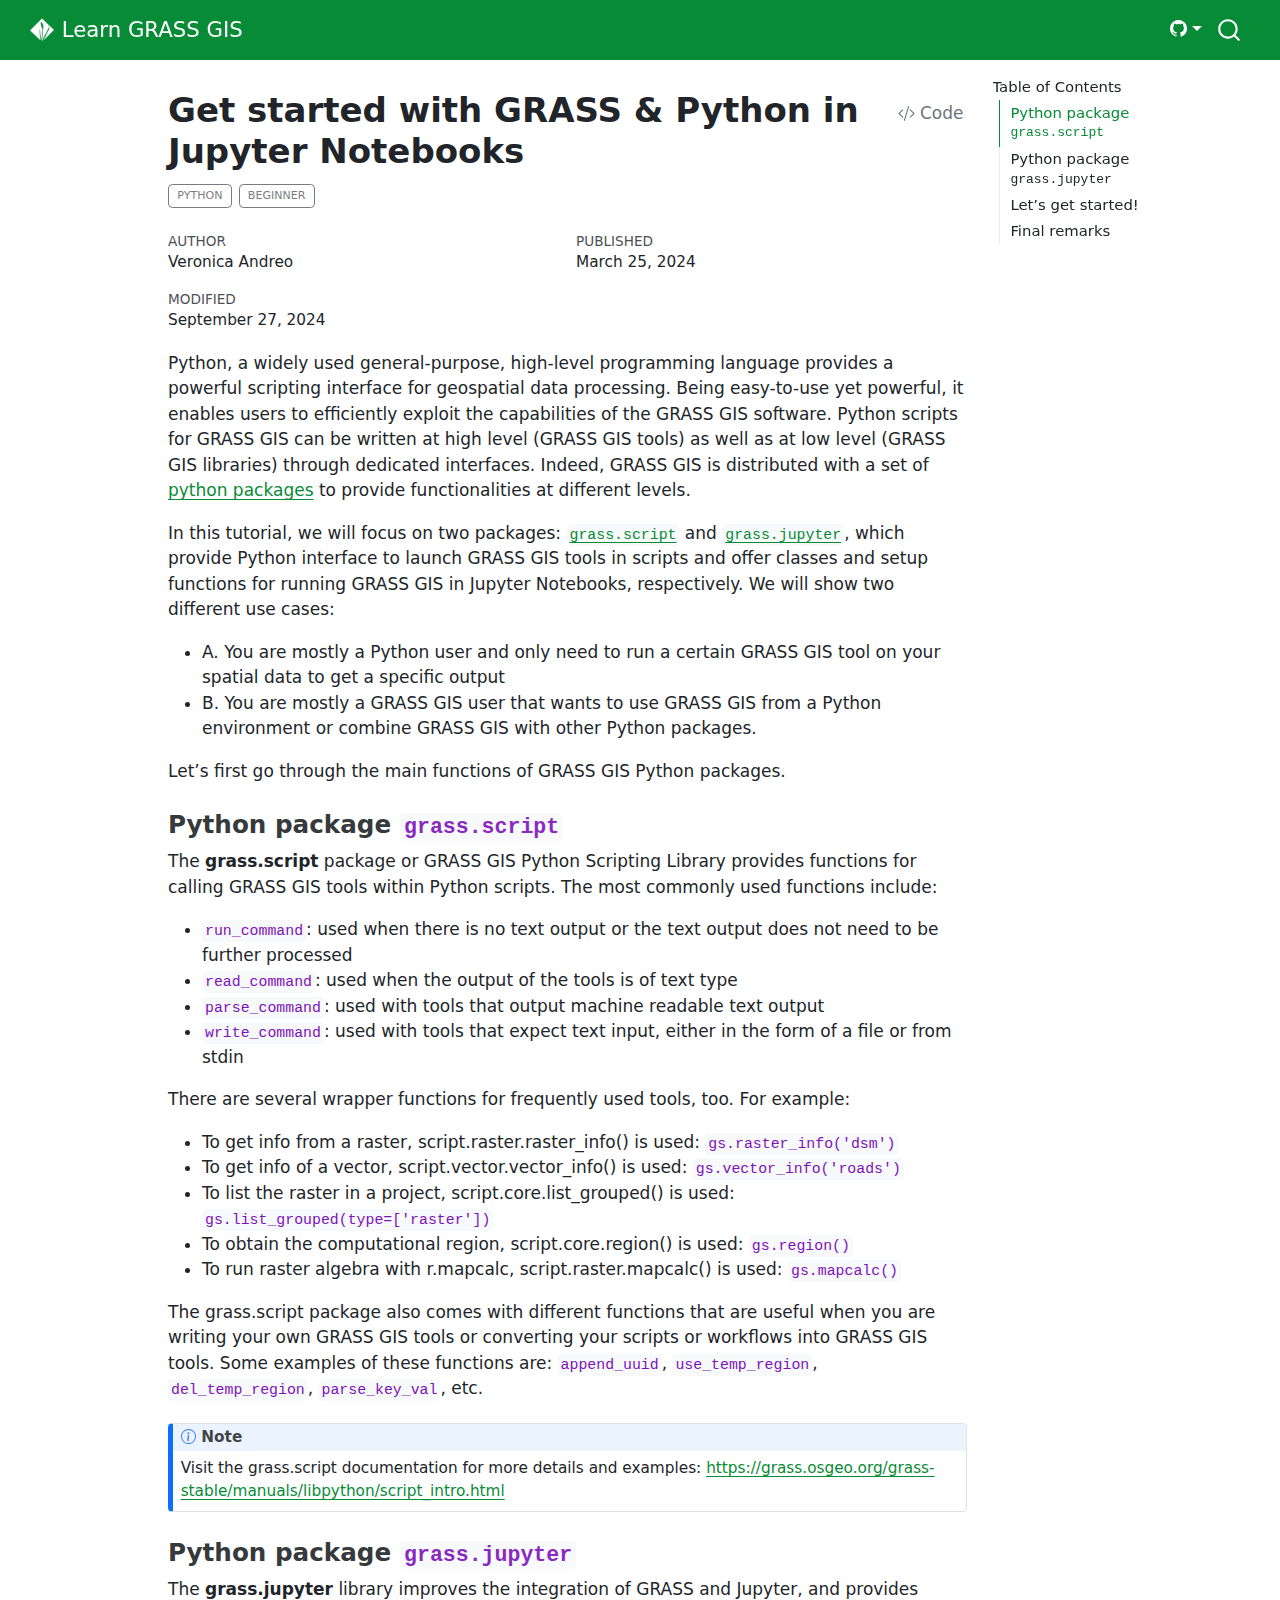
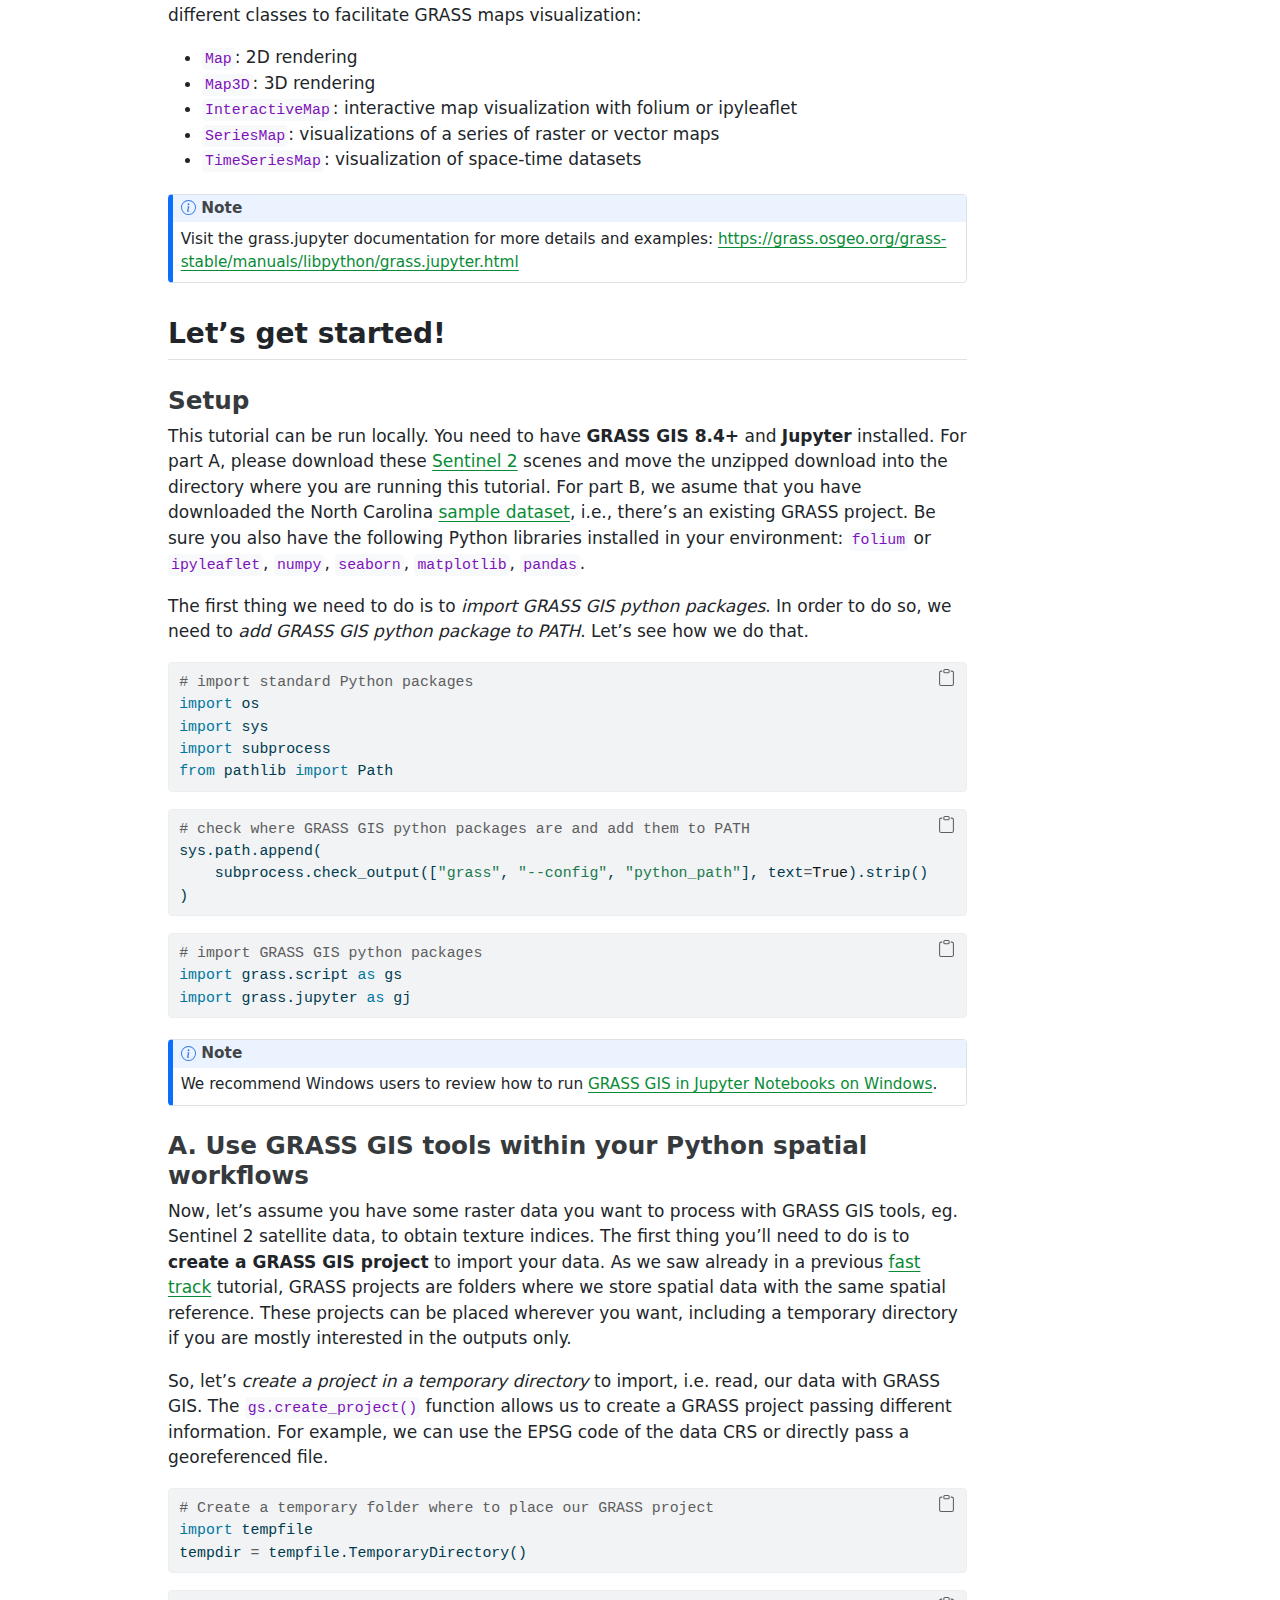
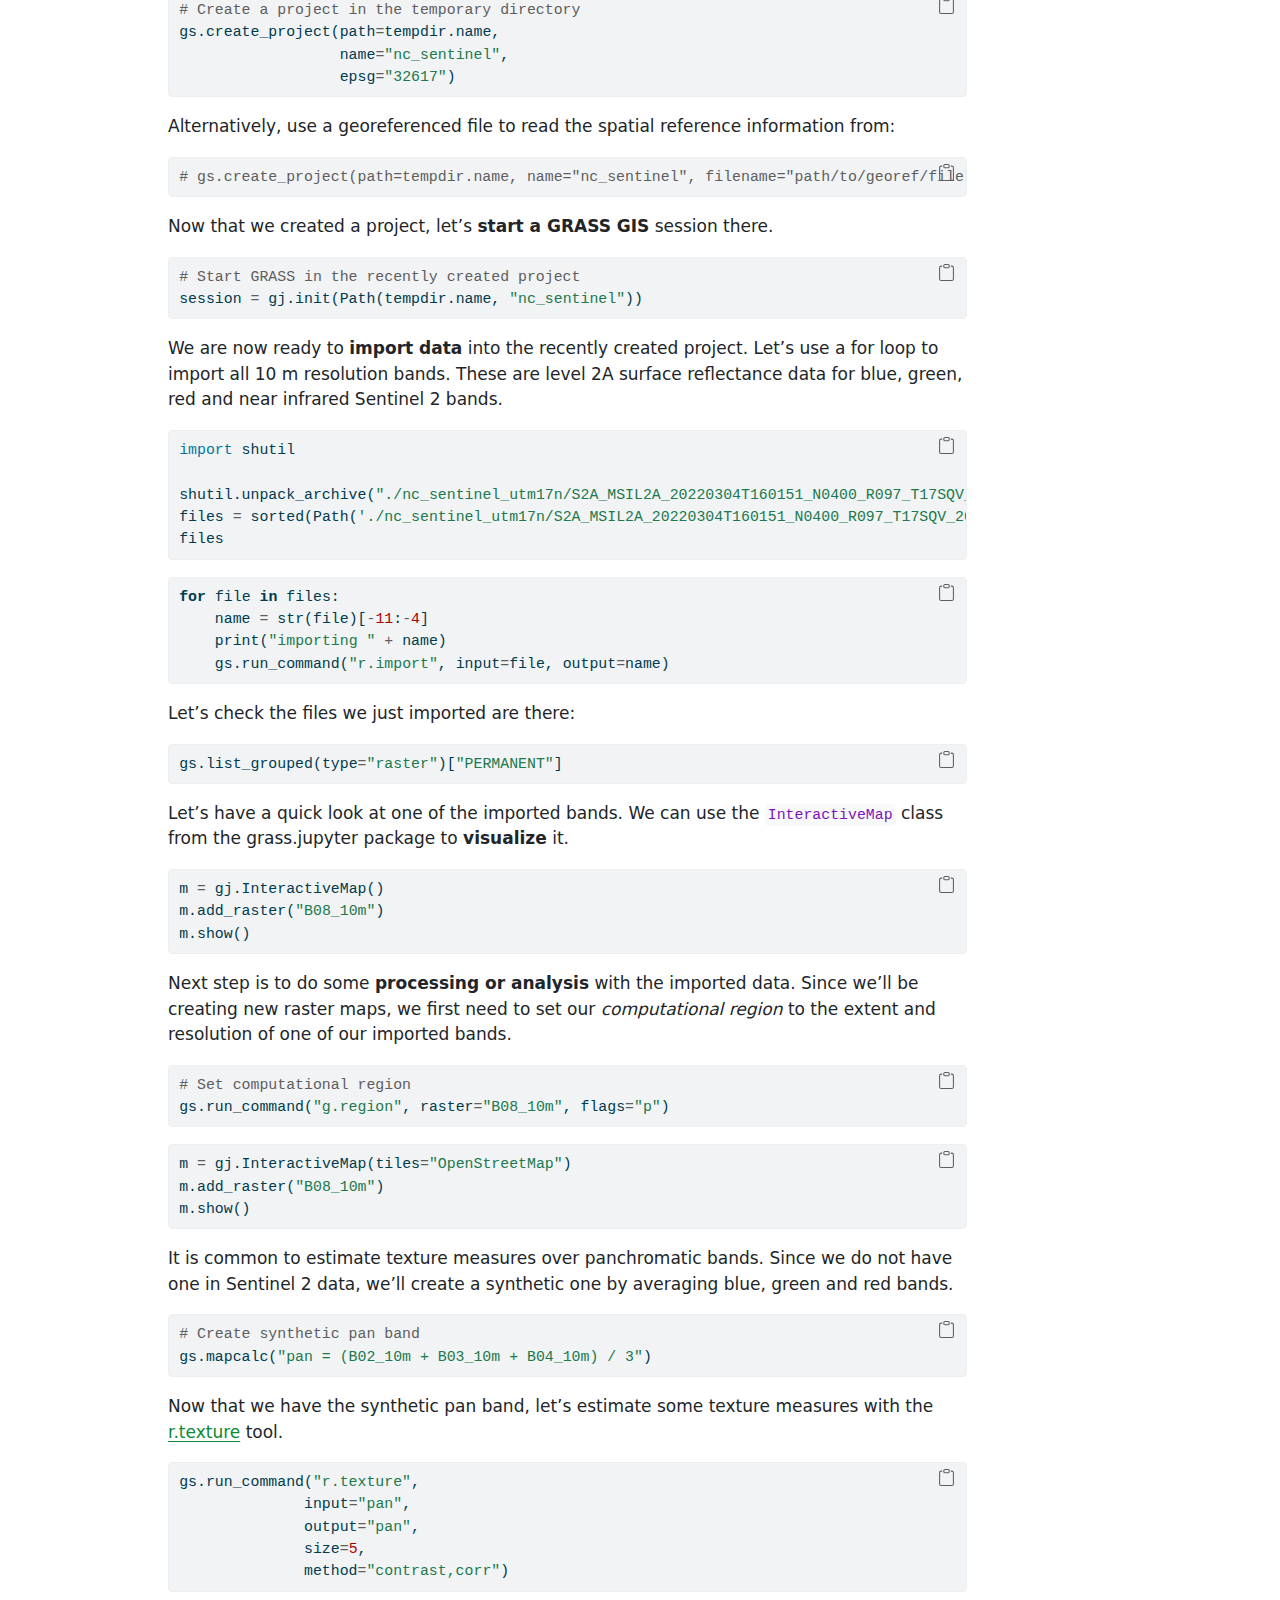
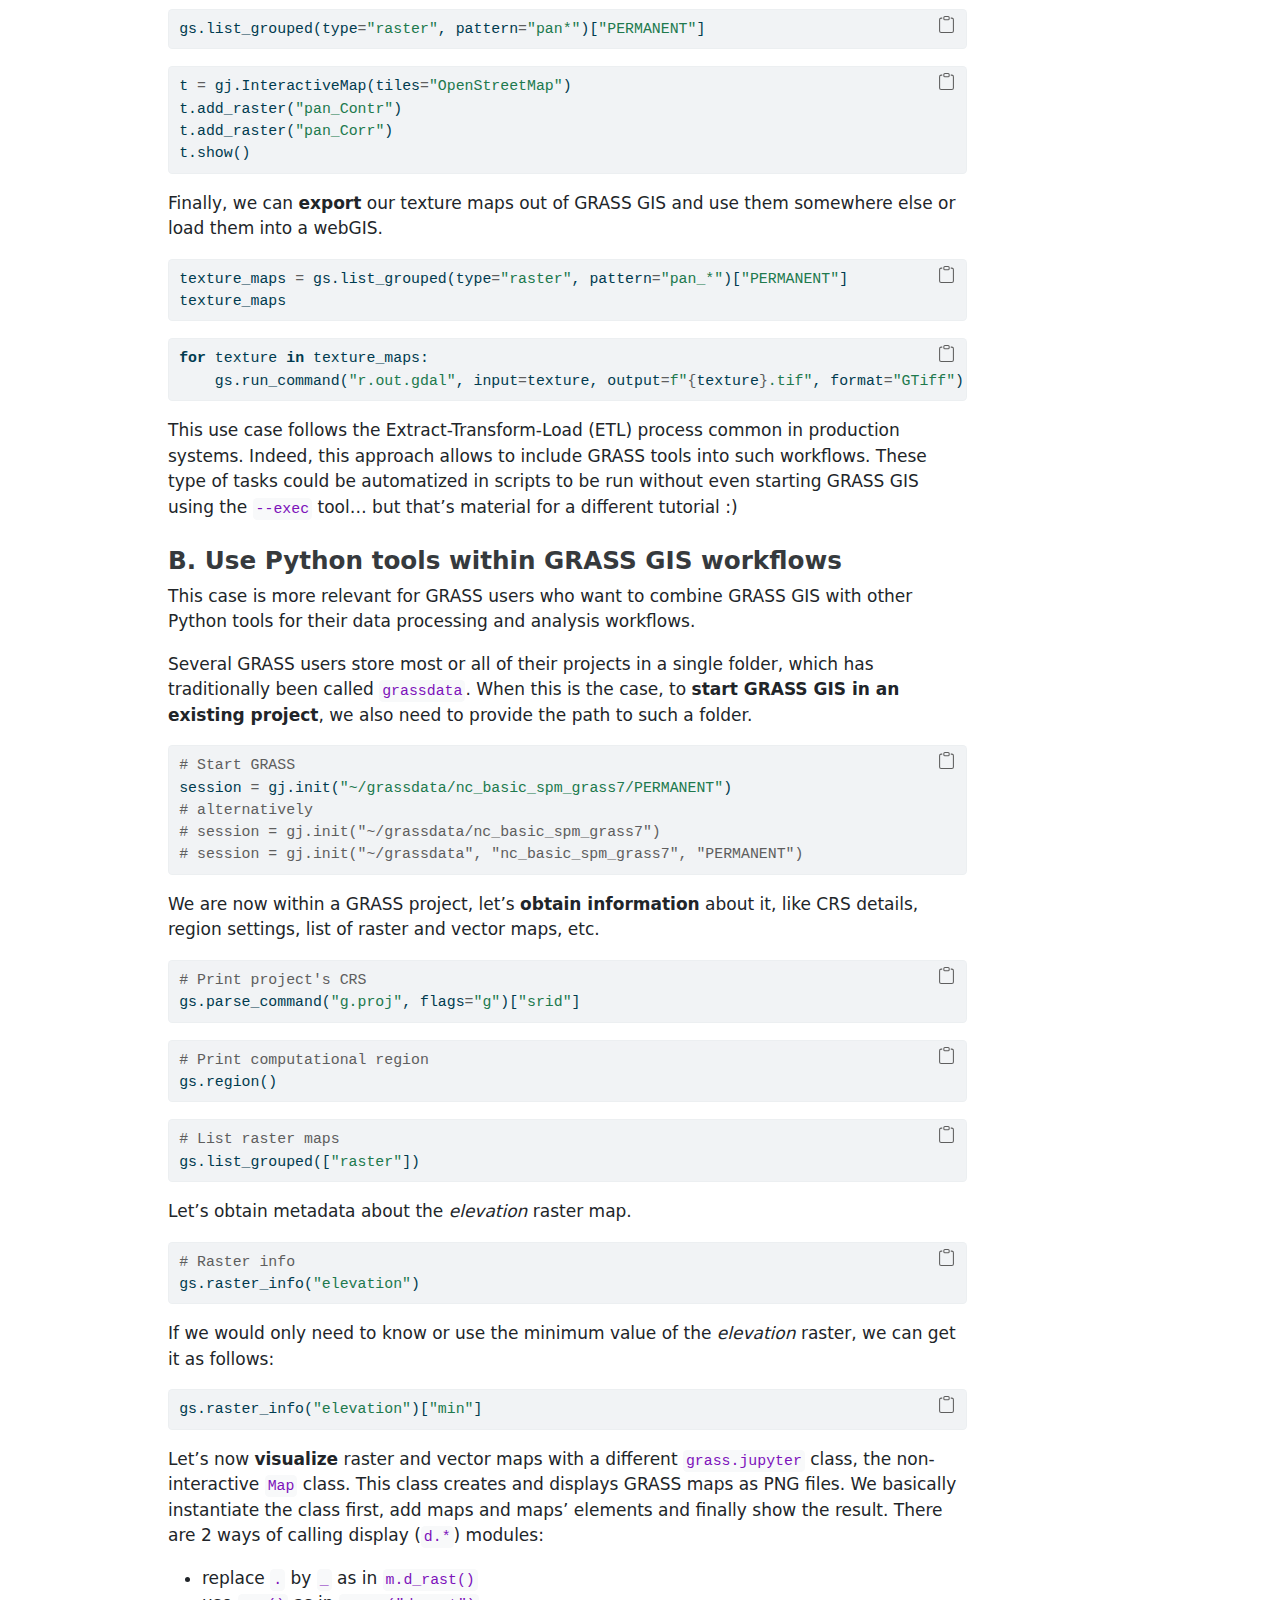
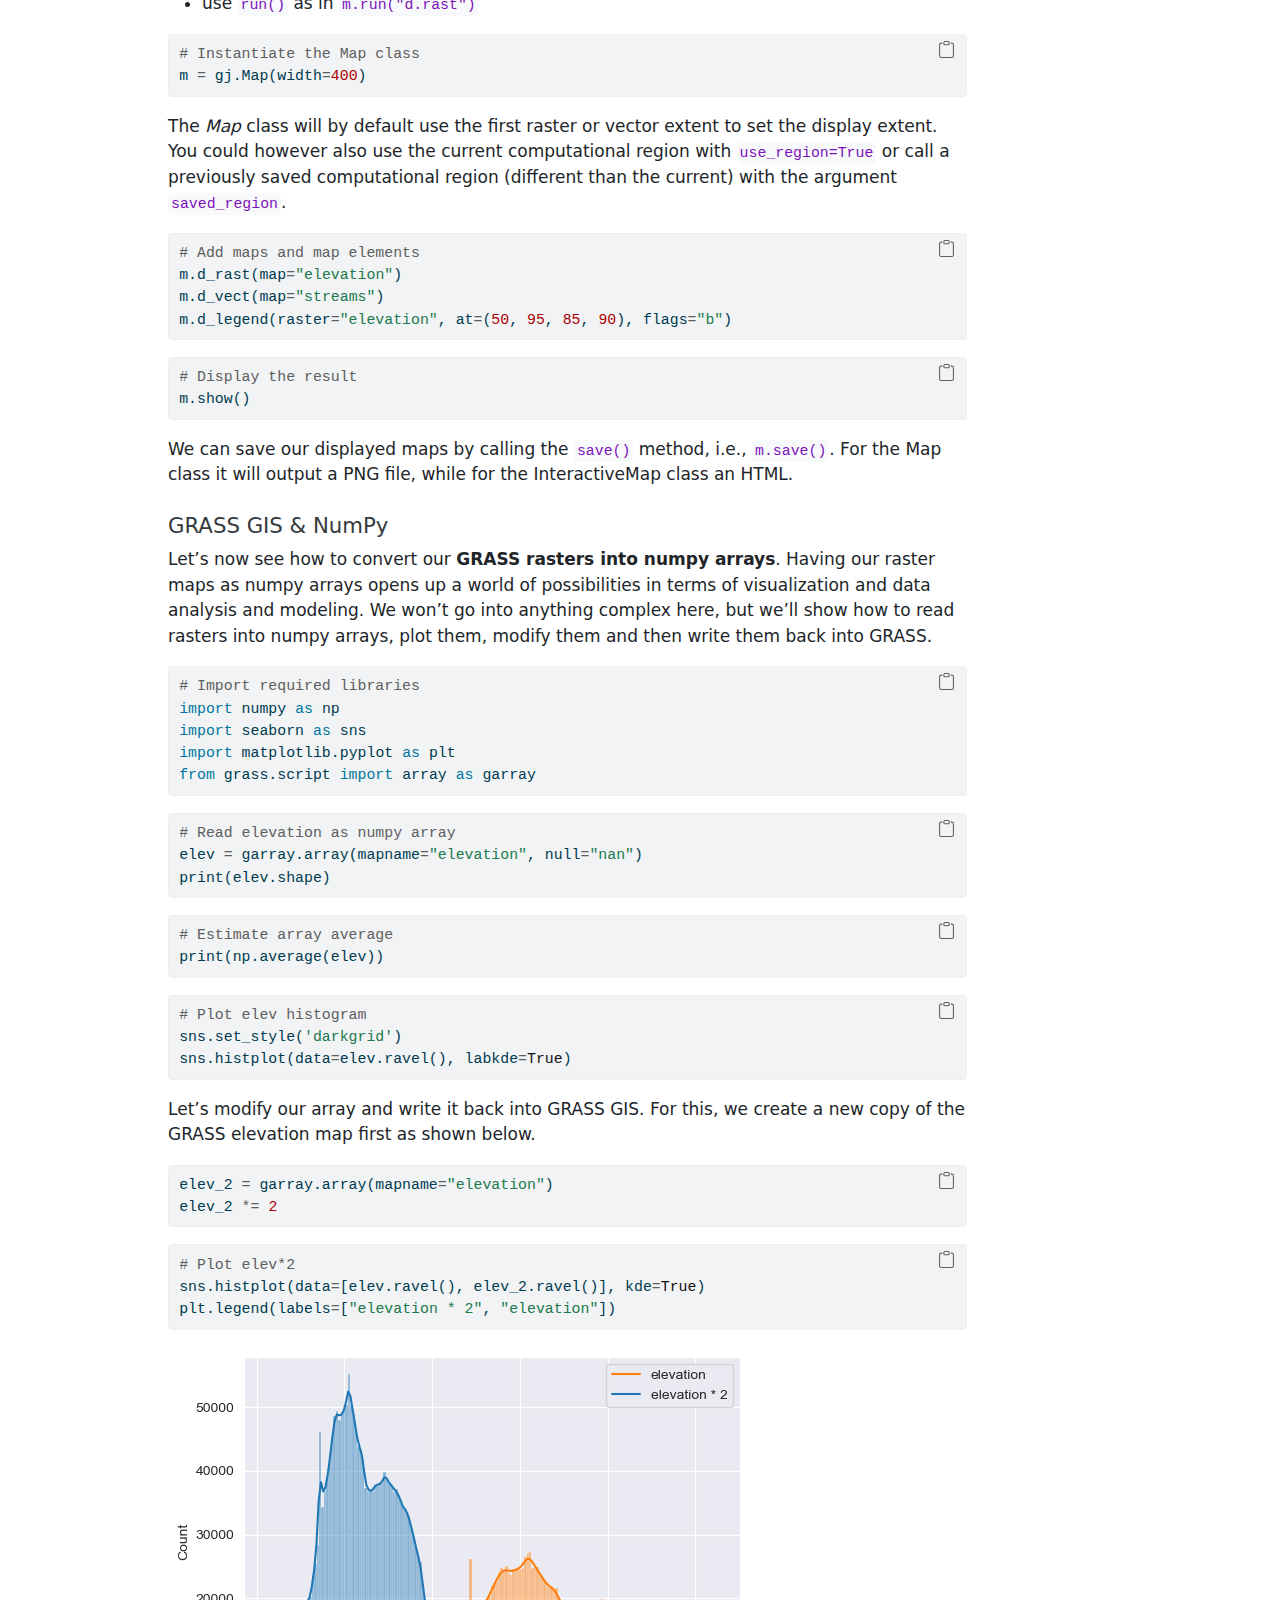
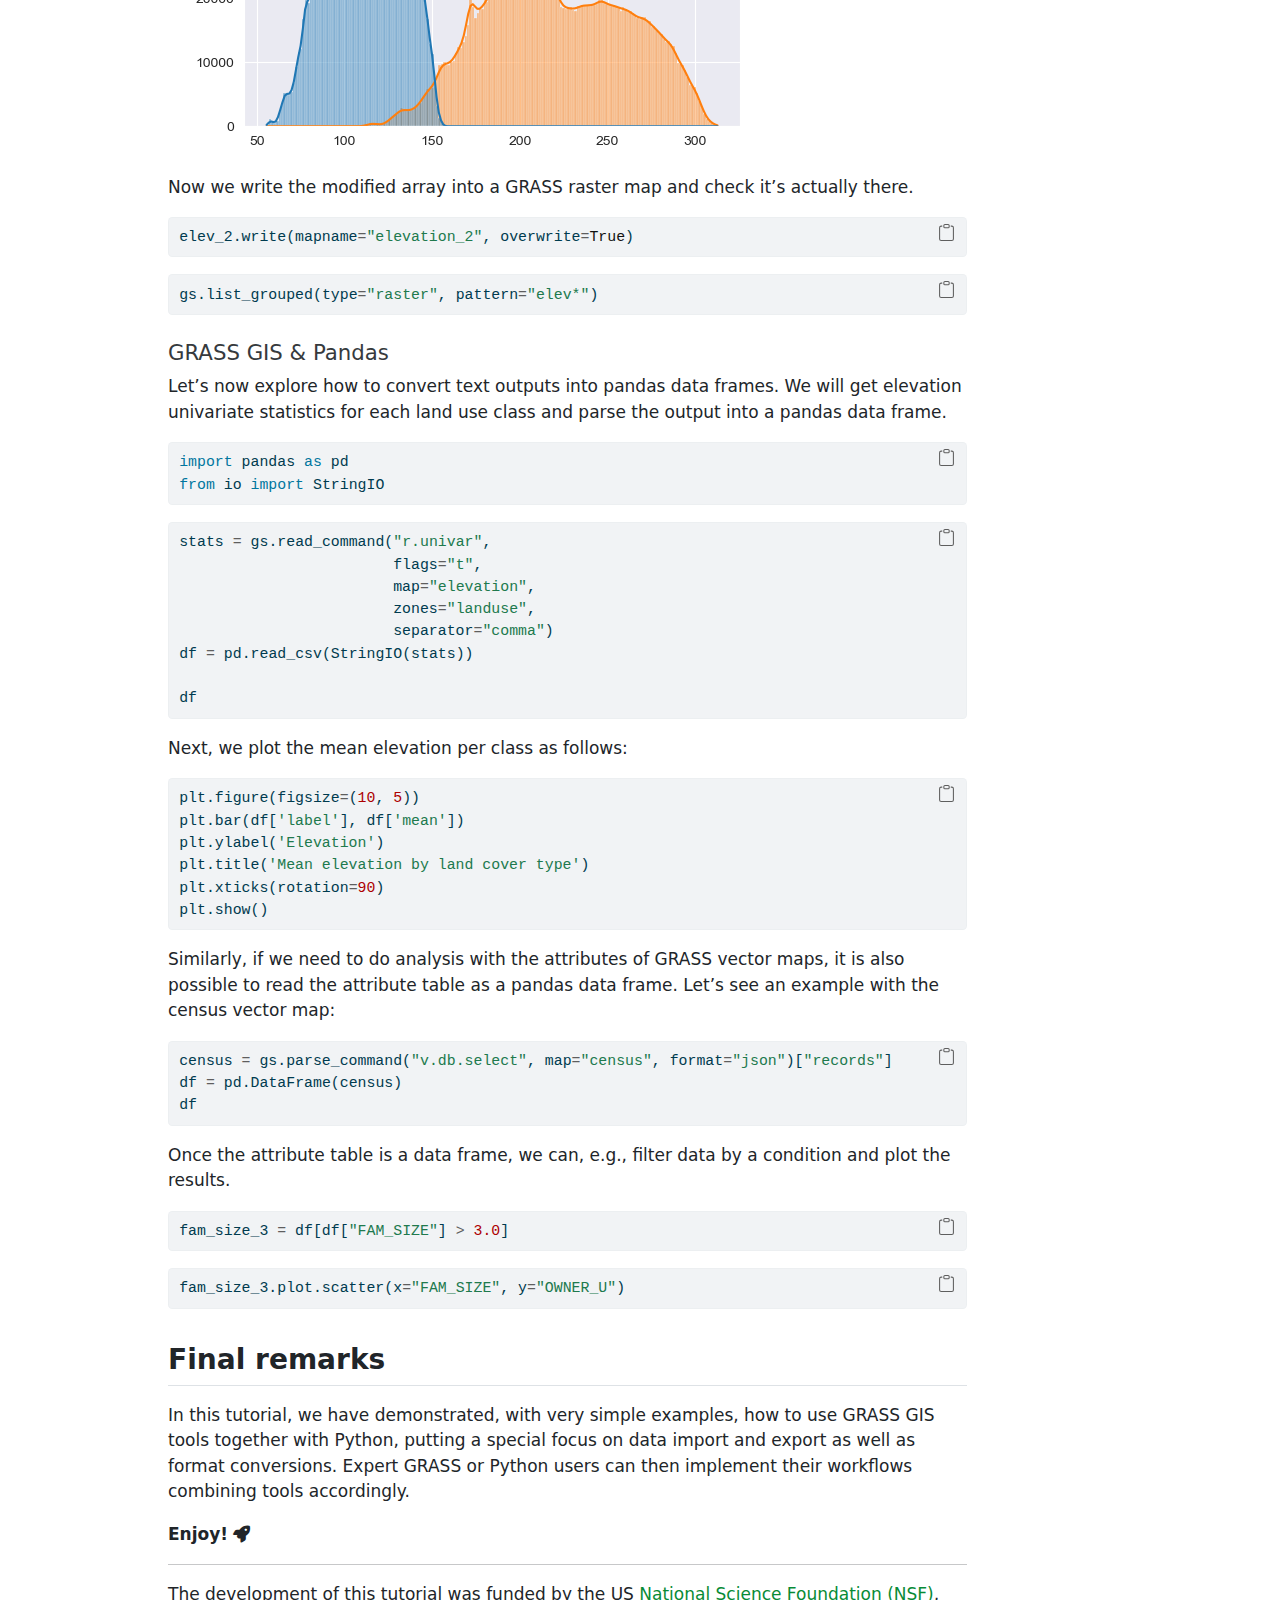
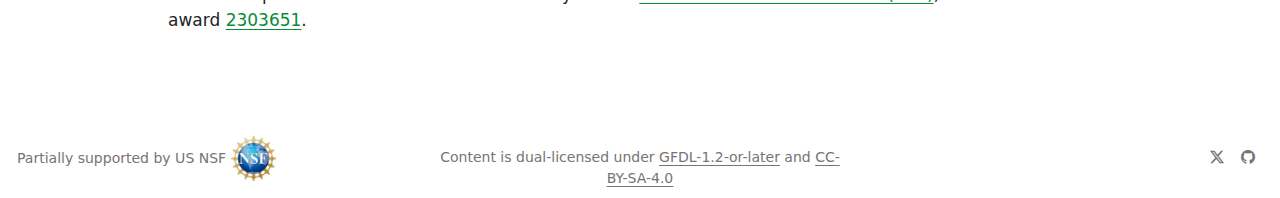
<file: content/tutorials/get_started/fast_track_grass_and_python.html>
<!DOCTYPE html>
<html xmlns="http://www.w3.org/1999/xhtml" lang="en" xml:lang="en"><head>

<meta charset="utf-8">
<meta name="generator" content="quarto-1.5.57">

<meta name="viewport" content="width=device-width, initial-scale=1.0, user-scalable=yes">

<meta name="author" content="Veronica Andreo">
<meta name="dcterms.date" content="2024-03-25">

<title>Get started with GRASS &amp; Python in Jupyter Notebooks</title>
<style>
code{white-space: pre-wrap;}
span.smallcaps{font-variant: small-caps;}
div.columns{display: flex; gap: min(4vw, 1.5em);}
div.column{flex: auto; overflow-x: auto;}
div.hanging-indent{margin-left: 1.5em; text-indent: -1.5em;}
ul.task-list{list-style: none;}
ul.task-list li input[type="checkbox"] {
  width: 0.8em;
  margin: 0 0.8em 0.2em -1em; /* quarto-specific, see https://github.com/quarto-dev/quarto-cli/issues/4556 */ 
  vertical-align: middle;
}
/* CSS for syntax highlighting */
pre > code.sourceCode { white-space: pre; position: relative; }
pre > code.sourceCode > span { line-height: 1.25; }
pre > code.sourceCode > span:empty { height: 1.2em; }
.sourceCode { overflow: visible; }
code.sourceCode > span { color: inherit; text-decoration: inherit; }
div.sourceCode { margin: 1em 0; }
pre.sourceCode { margin: 0; }
@media screen {
div.sourceCode { overflow: auto; }
}
@media print {
pre > code.sourceCode { white-space: pre-wrap; }
pre > code.sourceCode > span { display: inline-block; text-indent: -5em; padding-left: 5em; }
}
pre.numberSource code
  { counter-reset: source-line 0; }
pre.numberSource code > span
  { position: relative; left: -4em; counter-increment: source-line; }
pre.numberSource code > span > a:first-child::before
  { content: counter(source-line);
    position: relative; left: -1em; text-align: right; vertical-align: baseline;
    border: none; display: inline-block;
    -webkit-touch-callout: none; -webkit-user-select: none;
    -khtml-user-select: none; -moz-user-select: none;
    -ms-user-select: none; user-select: none;
    padding: 0 4px; width: 4em;
  }
pre.numberSource { margin-left: 3em;  padding-left: 4px; }
div.sourceCode
  {   }
@media screen {
pre > code.sourceCode > span > a:first-child::before { text-decoration: underline; }
}
</style>


<script src="../../../site_libs/quarto-nav/quarto-nav.js"></script>
<script src="../../../site_libs/quarto-nav/headroom.min.js"></script>
<script src="../../../site_libs/clipboard/clipboard.min.js"></script>
<script src="../../../site_libs/quarto-search/autocomplete.umd.js"></script>
<script src="../../../site_libs/quarto-search/fuse.min.js"></script>
<script src="../../../site_libs/quarto-search/quarto-search.js"></script>
<meta name="quarto:offset" content="../../../">
<link href="../../../images/logos/grass-favicon-16x16.png" rel="icon" type="image/png">
<script src="../../../site_libs/quarto-html/quarto.js"></script>
<script src="../../../site_libs/quarto-html/popper.min.js"></script>
<script src="../../../site_libs/quarto-html/tippy.umd.min.js"></script>
<script src="../../../site_libs/quarto-html/anchor.min.js"></script>
<link href="../../../site_libs/quarto-html/tippy.css" rel="stylesheet">
<link href="../../../site_libs/quarto-html/quarto-syntax-highlighting.css" rel="stylesheet" id="quarto-text-highlighting-styles">
<script src="../../../site_libs/bootstrap/bootstrap.min.js"></script>
<link href="../../../site_libs/bootstrap/bootstrap-icons.css" rel="stylesheet">
<link href="../../../site_libs/bootstrap/bootstrap.min.css" rel="stylesheet" id="quarto-bootstrap" data-mode="light">
<link href="../../../site_libs/quarto-contrib/fontawesome6-0.1.0/all.css" rel="stylesheet">
<link href="../../../site_libs/quarto-contrib/fontawesome6-0.1.0/latex-fontsize.css" rel="stylesheet">
<script id="quarto-search-options" type="application/json">{
  "location": "navbar",
  "copy-button": false,
  "collapse-after": 3,
  "panel-placement": "end",
  "type": "overlay",
  "limit": 50,
  "keyboard-shortcut": [
    "f",
    "/",
    "s"
  ],
  "show-item-context": false,
  "language": {
    "search-no-results-text": "No results",
    "search-matching-documents-text": "matching documents",
    "search-copy-link-title": "Copy link to search",
    "search-hide-matches-text": "Hide additional matches",
    "search-more-match-text": "more match in this document",
    "search-more-matches-text": "more matches in this document",
    "search-clear-button-title": "Clear",
    "search-text-placeholder": "",
    "search-detached-cancel-button-title": "Cancel",
    "search-submit-button-title": "Submit",
    "search-label": "Search"
  }
}</script>


</head>

<body class="nav-fixed">

<div id="quarto-search-results"></div>
  <header id="quarto-header" class="headroom fixed-top">
    <nav class="navbar navbar-expand-lg " data-bs-theme="dark">
      <div class="navbar-container container-fluid">
      <div class="navbar-brand-container mx-auto">
    <a href="../../../index.html" class="navbar-brand navbar-brand-logo">
    <img src="../../../images/logos/grass-favicon-white-32x32.png" alt="" class="navbar-logo">
    </a>
    <a class="navbar-brand" href="../../../index.html">
    <span class="navbar-title">Learn GRASS GIS</span>
    </a>
  </div>
        <div class="quarto-navbar-tools tools-end">
    <div class="dropdown">
      <a href="" title="" id="quarto-navigation-tool-dropdown-0" class="quarto-navigation-tool dropdown-toggle px-1" data-bs-toggle="dropdown" aria-expanded="false" role="link" aria-label=""><i class="bi bi-github"></i></a>
      <ul class="dropdown-menu dropdown-menu-end" aria-labelledby="quarto-navigation-tool-dropdown-0">
          <li>
            <a class="dropdown-item quarto-navbar-tools-item" href="https://github.com/OSGeo/grass-tutorials">
            Source Code
            </a>
          </li>
          <li>
            <a class="dropdown-item quarto-navbar-tools-item" href="https://github.com/OSGeo/grass-tutorials/issues">
            Report an Issue
            </a>
          </li>
      </ul>
    </div>
</div>
          <div id="quarto-search" class="" title="Search"></div>
      </div> <!-- /container-fluid -->
    </nav>
</header>
<!-- content -->
<div id="quarto-content" class="quarto-container page-columns page-rows-contents page-layout-article page-navbar">
<!-- sidebar -->
<!-- margin-sidebar -->
    <div id="quarto-margin-sidebar" class="sidebar margin-sidebar">
        <nav id="TOC" role="doc-toc" class="toc-active">
    <h2 id="toc-title">Table of Contents</h2>
   
  <ul>
  <li><a href="#python-package-grass.script" id="toc-python-package-grass.script" class="nav-link active" data-scroll-target="#python-package-grass.script">Python package <code>grass.script</code></a></li>
  <li><a href="#python-package-grass.jupyter" id="toc-python-package-grass.jupyter" class="nav-link" data-scroll-target="#python-package-grass.jupyter">Python package <code>grass.jupyter</code></a></li>
  <li><a href="#lets-get-started" id="toc-lets-get-started" class="nav-link" data-scroll-target="#lets-get-started">Let’s get started!</a>
  <ul class="collapse">
  <li><a href="#setup" id="toc-setup" class="nav-link" data-scroll-target="#setup">Setup</a></li>
  <li><a href="#a.-use-grass-gis-tools-within-your-python-spatial-workflows" id="toc-a.-use-grass-gis-tools-within-your-python-spatial-workflows" class="nav-link" data-scroll-target="#a.-use-grass-gis-tools-within-your-python-spatial-workflows">A. Use GRASS GIS tools within your Python spatial workflows</a></li>
  <li><a href="#b.-use-python-tools-within-grass-gis-workflows" id="toc-b.-use-python-tools-within-grass-gis-workflows" class="nav-link" data-scroll-target="#b.-use-python-tools-within-grass-gis-workflows">B. Use Python tools within GRASS GIS workflows</a></li>
  </ul></li>
  <li><a href="#final-remarks" id="toc-final-remarks" class="nav-link" data-scroll-target="#final-remarks">Final remarks</a></li>
  </ul>
</nav>
    </div>
<!-- main -->
<main class="content" id="quarto-document-content">

<header id="title-block-header" class="quarto-title-block default">
<div class="quarto-title">
<div class="quarto-title-block"><div><h1 class="title">Get started with GRASS &amp; Python in Jupyter Notebooks</h1><button type="button" class="btn code-tools-button" id="quarto-code-tools-source"><i class="bi"></i> Code</button></div></div>
  <div class="quarto-categories">
    <div class="quarto-category">Python</div>
    <div class="quarto-category">beginner</div>
  </div>
  </div>



<div class="quarto-title-meta">

    <div>
    <div class="quarto-title-meta-heading">Author</div>
    <div class="quarto-title-meta-contents">
             <p>Veronica Andreo </p>
          </div>
  </div>
    
    <div>
    <div class="quarto-title-meta-heading">Published</div>
    <div class="quarto-title-meta-contents">
      <p class="date">March 25, 2024</p>
    </div>
  </div>
  
    <div>
    <div class="quarto-title-meta-heading">Modified</div>
    <div class="quarto-title-meta-contents">
      <p class="date-modified">September 27, 2024</p>
    </div>
  </div>
    
  </div>
  


</header>


<p>Python, a widely used general-purpose, high-level programming language provides a powerful scripting interface for geospatial data processing. Being easy-to-use yet powerful, it enables users to efficiently exploit the capabilities of the GRASS GIS software. Python scripts for GRASS GIS can be written at high level (GRASS GIS tools) as well as at low level (GRASS GIS libraries) through dedicated interfaces. Indeed, GRASS GIS is distributed with a set of <a href="https://grass.osgeo.org/grass-stable/manuals/libpython/index.html">python packages</a> to provide functionalities at different levels.</p>
<p>In this tutorial, we will focus on two packages: <a href="https://grass.osgeo.org/grass-stable/manuals/libpython/script_intro.html"><code>grass.script</code></a> and <a href="https://grass.osgeo.org/grass-stable/manuals/libpython/grass.jupyter.html"><code>grass.jupyter</code></a>, which provide Python interface to launch GRASS GIS tools in scripts and offer classes and setup functions for running GRASS GIS in Jupyter Notebooks, respectively. We will show two different use cases:</p>
<ul>
<li>A. You are mostly a Python user and only need to run a certain GRASS GIS tool on your spatial data to get a specific output</li>
<li>B. You are mostly a GRASS GIS user that wants to use GRASS GIS from a Python environment or combine GRASS GIS with other Python packages.</li>
</ul>
<p>Let’s first go through the main functions of GRASS GIS Python packages.</p>
<section id="python-package-grass.script" class="level3">
<h3 class="anchored" data-anchor-id="python-package-grass.script">Python package <code>grass.script</code></h3>
<p>The <strong>grass.script</strong> package or GRASS GIS Python Scripting Library provides functions for calling GRASS GIS tools within Python scripts. The most commonly used functions include:</p>
<ul>
<li><code>run_command</code>: used when there is no text output or the text output does not need to be further processed</li>
<li><code>read_command</code>: used when the output of the tools is of text type</li>
<li><code>parse_command</code>: used with tools that output machine readable text output</li>
<li><code>write_command</code>: used with tools that expect text input, either in the form of a file or from stdin</li>
</ul>
<p>There are several wrapper functions for frequently used tools, too. For example:</p>
<ul>
<li>To get info from a raster, script.raster.raster_info() is used: <code>gs.raster_info('dsm')</code></li>
<li>To get info of a vector, script.vector.vector_info() is used: <code>gs.vector_info('roads')</code></li>
<li>To list the raster in a project, script.core.list_grouped() is used: <code>gs.list_grouped(type=['raster'])</code></li>
<li>To obtain the computational region, script.core.region() is used: <code>gs.region()</code></li>
<li>To run raster algebra with r.mapcalc, script.raster.mapcalc() is used: <code>gs.mapcalc()</code></li>
</ul>
<p>The grass.script package also comes with different functions that are useful when you are writing your own GRASS GIS tools or converting your scripts or workflows into GRASS GIS tools. Some examples of these functions are: <code>append_uuid</code>, <code>use_temp_region</code>, <code>del_temp_region</code>, <code>parse_key_val</code>, etc.</p>
<div class="callout callout-style-default callout-note callout-titled">
<div class="callout-header d-flex align-content-center">
<div class="callout-icon-container">
<i class="callout-icon"></i>
</div>
<div class="callout-title-container flex-fill">
Note
</div>
</div>
<div class="callout-body-container callout-body">
<p>Visit the grass.script documentation for more details and examples: <a href="https://grass.osgeo.org/grass-stable/manuals/libpython/script_intro.html" class="uri">https://grass.osgeo.org/grass-stable/manuals/libpython/script_intro.html</a></p>
</div>
</div>
</section>
<section id="python-package-grass.jupyter" class="level3">
<h3 class="anchored" data-anchor-id="python-package-grass.jupyter">Python package <code>grass.jupyter</code></h3>
<p>The <strong>grass.jupyter</strong> library improves the integration of GRASS and Jupyter, and provides different classes to facilitate GRASS maps visualization:</p>
<ul>
<li><code>Map</code>: 2D rendering</li>
<li><code>Map3D</code>: 3D rendering</li>
<li><code>InteractiveMap</code>: interactive map visualization with folium or ipyleaflet</li>
<li><code>SeriesMap</code>: visualizations of a series of raster or vector maps</li>
<li><code>TimeSeriesMap</code>: visualization of space-time datasets</li>
</ul>
<div class="callout callout-style-default callout-note callout-titled">
<div class="callout-header d-flex align-content-center">
<div class="callout-icon-container">
<i class="callout-icon"></i>
</div>
<div class="callout-title-container flex-fill">
Note
</div>
</div>
<div class="callout-body-container callout-body">
<p>Visit the grass.jupyter documentation for more details and examples: <a href="https://grass.osgeo.org/grass-stable/manuals/libpython/grass.jupyter.html" class="uri">https://grass.osgeo.org/grass-stable/manuals/libpython/grass.jupyter.html</a></p>
</div>
</div>
</section>
<section id="lets-get-started" class="level2">
<h2 class="anchored" data-anchor-id="lets-get-started">Let’s get started!</h2>
<section id="setup" class="level3">
<h3 class="anchored" data-anchor-id="setup">Setup</h3>
<p>This tutorial can be run locally. You need to have <strong>GRASS GIS 8.4+</strong> and <strong>Jupyter</strong> installed. For part A, please download these <a href="https://grass.osgeo.org/sampledata/north_carolina/nc_sentinel_utm17n.zip">Sentinel 2</a> scenes and move the unzipped download into the directory where you are running this tutorial. For part B, we asume that you have downloaded the North Carolina <a href="https://grass.osgeo.org/sampledata/north_carolina/nc_basic_spm_grass7.zip">sample dataset</a>, i.e., there’s an existing GRASS project. Be sure you also have the following Python libraries installed in your environment: <code>folium</code> or <code>ipyleaflet</code>, <code>numpy</code>, <code>seaborn</code>, <code>matplotlib</code>, <code>pandas</code>.</p>
<p>The first thing we need to do is to <em>import GRASS GIS python packages</em>. In order to do so, we need to <em>add GRASS GIS python package to PATH</em>. Let’s see how we do that.</p>
<div class="cell" data-execution_count="1">
<div class="sourceCode cell-code" id="cb1"><pre class="sourceCode python code-with-copy"><code class="sourceCode python"><span id="cb1-1"><a href="#cb1-1" aria-hidden="true" tabindex="-1"></a><span class="co"># import standard Python packages</span></span>
<span id="cb1-2"><a href="#cb1-2" aria-hidden="true" tabindex="-1"></a><span class="im">import</span> os</span>
<span id="cb1-3"><a href="#cb1-3" aria-hidden="true" tabindex="-1"></a><span class="im">import</span> sys</span>
<span id="cb1-4"><a href="#cb1-4" aria-hidden="true" tabindex="-1"></a><span class="im">import</span> subprocess</span>
<span id="cb1-5"><a href="#cb1-5" aria-hidden="true" tabindex="-1"></a><span class="im">from</span> pathlib <span class="im">import</span> Path</span></code><button title="Copy to Clipboard" class="code-copy-button"><i class="bi"></i></button></pre></div>
</div>
<div class="cell" data-execution_count="2">
<div class="sourceCode cell-code" id="cb2"><pre class="sourceCode python code-with-copy"><code class="sourceCode python"><span id="cb2-1"><a href="#cb2-1" aria-hidden="true" tabindex="-1"></a><span class="co"># check where GRASS GIS python packages are and add them to PATH</span></span>
<span id="cb2-2"><a href="#cb2-2" aria-hidden="true" tabindex="-1"></a>sys.path.append(</span>
<span id="cb2-3"><a href="#cb2-3" aria-hidden="true" tabindex="-1"></a>    subprocess.check_output([<span class="st">"grass"</span>, <span class="st">"--config"</span>, <span class="st">"python_path"</span>], text<span class="op">=</span><span class="va">True</span>).strip()</span>
<span id="cb2-4"><a href="#cb2-4" aria-hidden="true" tabindex="-1"></a>)</span></code><button title="Copy to Clipboard" class="code-copy-button"><i class="bi"></i></button></pre></div>
</div>
<div class="cell" data-execution_count="3">
<div class="sourceCode cell-code" id="cb3"><pre class="sourceCode python code-with-copy"><code class="sourceCode python"><span id="cb3-1"><a href="#cb3-1" aria-hidden="true" tabindex="-1"></a><span class="co"># import GRASS GIS python packages</span></span>
<span id="cb3-2"><a href="#cb3-2" aria-hidden="true" tabindex="-1"></a><span class="im">import</span> grass.script <span class="im">as</span> gs</span>
<span id="cb3-3"><a href="#cb3-3" aria-hidden="true" tabindex="-1"></a><span class="im">import</span> grass.jupyter <span class="im">as</span> gj</span></code><button title="Copy to Clipboard" class="code-copy-button"><i class="bi"></i></button></pre></div>
</div>
<div class="callout callout-style-default callout-note callout-titled">
<div class="callout-header d-flex align-content-center">
<div class="callout-icon-container">
<i class="callout-icon"></i>
</div>
<div class="callout-title-container flex-fill">
Note
</div>
</div>
<div class="callout-body-container callout-body">
<p>We recommend Windows users to review how to run <a href="../../../content/tutorials/get_started/JupyterOnWindows_OSGeo4W_Tutorial.html">GRASS GIS in Jupyter Notebooks on Windows</a>.</p>
</div>
</div>
</section>
<section id="a.-use-grass-gis-tools-within-your-python-spatial-workflows" class="level3">
<h3 class="anchored" data-anchor-id="a.-use-grass-gis-tools-within-your-python-spatial-workflows">A. Use GRASS GIS tools within your Python spatial workflows</h3>
<p>Now, let’s assume you have some raster data you want to process with GRASS GIS tools, eg. Sentinel 2 satellite data, to obtain texture indices. The first thing you’ll need to do is to <strong>create a GRASS GIS project</strong> to import your data. As we saw already in a previous <a href="../../../content/tutorials/get_started/fast_track.html">fast track</a> tutorial, GRASS projects are folders where we store spatial data with the same spatial reference. These projects can be placed wherever you want, including a temporary directory if you are mostly interested in the outputs only.</p>
<p>So, let’s <em>create a project in a temporary directory</em> to import, i.e.&nbsp;read, our data with GRASS GIS. The <code>gs.create_project()</code> function allows us to create a GRASS project passing different information. For example, we can use the EPSG code of the data CRS or directly pass a georeferenced file.</p>
<div class="cell" data-execution_count="4">
<div class="sourceCode cell-code" id="cb4"><pre class="sourceCode python code-with-copy"><code class="sourceCode python"><span id="cb4-1"><a href="#cb4-1" aria-hidden="true" tabindex="-1"></a><span class="co"># Create a temporary folder where to place our GRASS project</span></span>
<span id="cb4-2"><a href="#cb4-2" aria-hidden="true" tabindex="-1"></a><span class="im">import</span> tempfile</span>
<span id="cb4-3"><a href="#cb4-3" aria-hidden="true" tabindex="-1"></a>tempdir <span class="op">=</span> tempfile.TemporaryDirectory()</span></code><button title="Copy to Clipboard" class="code-copy-button"><i class="bi"></i></button></pre></div>
</div>
<div class="cell" data-execution_count="5">
<div class="sourceCode cell-code" id="cb5"><pre class="sourceCode python code-with-copy"><code class="sourceCode python"><span id="cb5-1"><a href="#cb5-1" aria-hidden="true" tabindex="-1"></a><span class="co"># Create a project in the temporary directory</span></span>
<span id="cb5-2"><a href="#cb5-2" aria-hidden="true" tabindex="-1"></a>gs.create_project(path<span class="op">=</span>tempdir.name,</span>
<span id="cb5-3"><a href="#cb5-3" aria-hidden="true" tabindex="-1"></a>                  name<span class="op">=</span><span class="st">"nc_sentinel"</span>,</span>
<span id="cb5-4"><a href="#cb5-4" aria-hidden="true" tabindex="-1"></a>                  epsg<span class="op">=</span><span class="st">"32617"</span>)</span></code><button title="Copy to Clipboard" class="code-copy-button"><i class="bi"></i></button></pre></div>
</div>
<p>Alternatively, use a georeferenced file to read the spatial reference information from:</p>
<div class="cell" data-execution_count="6">
<div class="sourceCode cell-code" id="cb6"><pre class="sourceCode python code-with-copy"><code class="sourceCode python"><span id="cb6-1"><a href="#cb6-1" aria-hidden="true" tabindex="-1"></a><span class="co"># gs.create_project(path=tempdir.name, name="nc_sentinel", filename="path/to/georef/file", overwrite=True)</span></span></code><button title="Copy to Clipboard" class="code-copy-button"><i class="bi"></i></button></pre></div>
</div>
<p>Now that we created a project, let’s <strong>start a GRASS GIS</strong> session there.</p>
<div class="cell" data-execution_count="7">
<div class="sourceCode cell-code" id="cb7"><pre class="sourceCode python code-with-copy"><code class="sourceCode python"><span id="cb7-1"><a href="#cb7-1" aria-hidden="true" tabindex="-1"></a><span class="co"># Start GRASS in the recently created project</span></span>
<span id="cb7-2"><a href="#cb7-2" aria-hidden="true" tabindex="-1"></a>session <span class="op">=</span> gj.init(Path(tempdir.name, <span class="st">"nc_sentinel"</span>))</span></code><button title="Copy to Clipboard" class="code-copy-button"><i class="bi"></i></button></pre></div>
</div>
<p>We are now ready to <strong>import data</strong> into the recently created project. Let’s use a for loop to import all 10 m resolution bands. These are level 2A surface reflectance data for blue, green, red and near infrared Sentinel 2 bands.</p>
<div class="cell" data-execution_count="8">
<div class="sourceCode cell-code" id="cb8"><pre class="sourceCode python code-with-copy"><code class="sourceCode python"><span id="cb8-1"><a href="#cb8-1" aria-hidden="true" tabindex="-1"></a><span class="im">import</span> shutil</span>
<span id="cb8-2"><a href="#cb8-2" aria-hidden="true" tabindex="-1"></a></span>
<span id="cb8-3"><a href="#cb8-3" aria-hidden="true" tabindex="-1"></a>shutil.unpack_archive(<span class="st">"./nc_sentinel_utm17n/S2A_MSIL2A_20220304T160151_N0400_R097_T17SQV_20220304T215812.zip"</span>, <span class="st">"./nc_sentinel_utm17n"</span>)</span>
<span id="cb8-4"><a href="#cb8-4" aria-hidden="true" tabindex="-1"></a>files <span class="op">=</span> <span class="bu">sorted</span>(Path(<span class="st">'./nc_sentinel_utm17n/S2A_MSIL2A_20220304T160151_N0400_R097_T17SQV_20220304T215812.SAFE/GRANULE/L2A_T17SQV_A034986_20220304T160221/IMG_DATA/R10m'</span>).glob(<span class="st">'*B*.jp2'</span>))</span>
<span id="cb8-5"><a href="#cb8-5" aria-hidden="true" tabindex="-1"></a>files</span></code><button title="Copy to Clipboard" class="code-copy-button"><i class="bi"></i></button></pre></div>
</div>
<div class="cell" data-execution_count="9">
<div class="sourceCode cell-code" id="cb9"><pre class="sourceCode python code-with-copy"><code class="sourceCode python"><span id="cb9-1"><a href="#cb9-1" aria-hidden="true" tabindex="-1"></a><span class="cf">for</span> <span class="bu">file</span> <span class="kw">in</span> files:</span>
<span id="cb9-2"><a href="#cb9-2" aria-hidden="true" tabindex="-1"></a>    name <span class="op">=</span> <span class="bu">str</span>(<span class="bu">file</span>)[<span class="op">-</span><span class="dv">11</span>:<span class="op">-</span><span class="dv">4</span>]</span>
<span id="cb9-3"><a href="#cb9-3" aria-hidden="true" tabindex="-1"></a>    <span class="bu">print</span>(<span class="st">"importing "</span> <span class="op">+</span> name)</span>
<span id="cb9-4"><a href="#cb9-4" aria-hidden="true" tabindex="-1"></a>    gs.run_command(<span class="st">"r.import"</span>, <span class="bu">input</span><span class="op">=</span><span class="bu">file</span>, output<span class="op">=</span>name)</span></code><button title="Copy to Clipboard" class="code-copy-button"><i class="bi"></i></button></pre></div>
</div>
<p>Let’s check the files we just imported are there:</p>
<div class="cell" data-execution_count="10">
<div class="sourceCode cell-code" id="cb10"><pre class="sourceCode python code-with-copy"><code class="sourceCode python"><span id="cb10-1"><a href="#cb10-1" aria-hidden="true" tabindex="-1"></a>gs.list_grouped(<span class="bu">type</span><span class="op">=</span><span class="st">"raster"</span>)[<span class="st">"PERMANENT"</span>]</span></code><button title="Copy to Clipboard" class="code-copy-button"><i class="bi"></i></button></pre></div>
</div>
<p>Let’s have a quick look at one of the imported bands. We can use the <code>InteractiveMap</code> class from the grass.jupyter package to <strong>visualize</strong> it.</p>
<div class="cell" data-execution_count="11">
<div class="sourceCode cell-code" id="cb11"><pre class="sourceCode python code-with-copy"><code class="sourceCode python"><span id="cb11-1"><a href="#cb11-1" aria-hidden="true" tabindex="-1"></a>m <span class="op">=</span> gj.InteractiveMap()</span>
<span id="cb11-2"><a href="#cb11-2" aria-hidden="true" tabindex="-1"></a>m.add_raster(<span class="st">"B08_10m"</span>)</span>
<span id="cb11-3"><a href="#cb11-3" aria-hidden="true" tabindex="-1"></a>m.show()</span></code><button title="Copy to Clipboard" class="code-copy-button"><i class="bi"></i></button></pre></div>
</div>
<p>Next step is to do some <strong>processing or analysis</strong> with the imported data. Since we’ll be creating new raster maps, we first need to set our <em>computational region</em> to the extent and resolution of one of our imported bands.</p>
<div class="cell" data-execution_count="12">
<div class="sourceCode cell-code" id="cb12"><pre class="sourceCode python code-with-copy"><code class="sourceCode python"><span id="cb12-1"><a href="#cb12-1" aria-hidden="true" tabindex="-1"></a><span class="co"># Set computational region</span></span>
<span id="cb12-2"><a href="#cb12-2" aria-hidden="true" tabindex="-1"></a>gs.run_command(<span class="st">"g.region"</span>, raster<span class="op">=</span><span class="st">"B08_10m"</span>, flags<span class="op">=</span><span class="st">"p"</span>)</span></code><button title="Copy to Clipboard" class="code-copy-button"><i class="bi"></i></button></pre></div>
</div>
<div class="cell" data-execution_count="13">
<div class="sourceCode cell-code" id="cb13"><pre class="sourceCode python code-with-copy"><code class="sourceCode python"><span id="cb13-1"><a href="#cb13-1" aria-hidden="true" tabindex="-1"></a>m <span class="op">=</span> gj.InteractiveMap(tiles<span class="op">=</span><span class="st">"OpenStreetMap"</span>)</span>
<span id="cb13-2"><a href="#cb13-2" aria-hidden="true" tabindex="-1"></a>m.add_raster(<span class="st">"B08_10m"</span>)</span>
<span id="cb13-3"><a href="#cb13-3" aria-hidden="true" tabindex="-1"></a>m.show()</span></code><button title="Copy to Clipboard" class="code-copy-button"><i class="bi"></i></button></pre></div>
</div>
<p>It is common to estimate texture measures over panchromatic bands. Since we do not have one in Sentinel 2 data, we’ll create a synthetic one by averaging blue, green and red bands.</p>
<div class="cell" data-execution_count="14">
<div class="sourceCode cell-code" id="cb14"><pre class="sourceCode python code-with-copy"><code class="sourceCode python"><span id="cb14-1"><a href="#cb14-1" aria-hidden="true" tabindex="-1"></a><span class="co"># Create synthetic pan band</span></span>
<span id="cb14-2"><a href="#cb14-2" aria-hidden="true" tabindex="-1"></a>gs.mapcalc(<span class="st">"pan = (B02_10m + B03_10m + B04_10m) / 3"</span>)</span></code><button title="Copy to Clipboard" class="code-copy-button"><i class="bi"></i></button></pre></div>
</div>
<p>Now that we have the synthetic pan band, let’s estimate some texture measures with the <a href="https://grass.osgeo.org/grass-stable/manuals/r.texture.html">r.texture</a> tool.</p>
<div class="cell" data-execution_count="15">
<div class="sourceCode cell-code" id="cb15"><pre class="sourceCode python code-with-copy"><code class="sourceCode python"><span id="cb15-1"><a href="#cb15-1" aria-hidden="true" tabindex="-1"></a>gs.run_command(<span class="st">"r.texture"</span>,</span>
<span id="cb15-2"><a href="#cb15-2" aria-hidden="true" tabindex="-1"></a>              <span class="bu">input</span><span class="op">=</span><span class="st">"pan"</span>,</span>
<span id="cb15-3"><a href="#cb15-3" aria-hidden="true" tabindex="-1"></a>              output<span class="op">=</span><span class="st">"pan"</span>,</span>
<span id="cb15-4"><a href="#cb15-4" aria-hidden="true" tabindex="-1"></a>              size<span class="op">=</span><span class="dv">5</span>,</span>
<span id="cb15-5"><a href="#cb15-5" aria-hidden="true" tabindex="-1"></a>              method<span class="op">=</span><span class="st">"contrast,corr"</span>)</span></code><button title="Copy to Clipboard" class="code-copy-button"><i class="bi"></i></button></pre></div>
</div>
<div class="cell" data-execution_count="16">
<div class="sourceCode cell-code" id="cb16"><pre class="sourceCode python code-with-copy"><code class="sourceCode python"><span id="cb16-1"><a href="#cb16-1" aria-hidden="true" tabindex="-1"></a>gs.list_grouped(<span class="bu">type</span><span class="op">=</span><span class="st">"raster"</span>, pattern<span class="op">=</span><span class="st">"pan*"</span>)[<span class="st">"PERMANENT"</span>]</span></code><button title="Copy to Clipboard" class="code-copy-button"><i class="bi"></i></button></pre></div>
</div>
<div class="cell" data-execution_count="17">
<div class="sourceCode cell-code" id="cb17"><pre class="sourceCode python code-with-copy"><code class="sourceCode python"><span id="cb17-1"><a href="#cb17-1" aria-hidden="true" tabindex="-1"></a>t <span class="op">=</span> gj.InteractiveMap(tiles<span class="op">=</span><span class="st">"OpenStreetMap"</span>)</span>
<span id="cb17-2"><a href="#cb17-2" aria-hidden="true" tabindex="-1"></a>t.add_raster(<span class="st">"pan_Contr"</span>)</span>
<span id="cb17-3"><a href="#cb17-3" aria-hidden="true" tabindex="-1"></a>t.add_raster(<span class="st">"pan_Corr"</span>)</span>
<span id="cb17-4"><a href="#cb17-4" aria-hidden="true" tabindex="-1"></a>t.show()</span></code><button title="Copy to Clipboard" class="code-copy-button"><i class="bi"></i></button></pre></div>
</div>
<p>Finally, we can <strong>export</strong> our texture maps out of GRASS GIS and use them somewhere else or load them into a webGIS.</p>
<div class="cell" data-execution_count="18">
<div class="sourceCode cell-code" id="cb18"><pre class="sourceCode python code-with-copy"><code class="sourceCode python"><span id="cb18-1"><a href="#cb18-1" aria-hidden="true" tabindex="-1"></a>texture_maps <span class="op">=</span> gs.list_grouped(<span class="bu">type</span><span class="op">=</span><span class="st">"raster"</span>, pattern<span class="op">=</span><span class="st">"pan_*"</span>)[<span class="st">"PERMANENT"</span>]</span>
<span id="cb18-2"><a href="#cb18-2" aria-hidden="true" tabindex="-1"></a>texture_maps</span></code><button title="Copy to Clipboard" class="code-copy-button"><i class="bi"></i></button></pre></div>
</div>
<div class="cell" data-execution_count="19">
<div class="sourceCode cell-code" id="cb19"><pre class="sourceCode python code-with-copy"><code class="sourceCode python"><span id="cb19-1"><a href="#cb19-1" aria-hidden="true" tabindex="-1"></a><span class="cf">for</span> texture <span class="kw">in</span> texture_maps:</span>
<span id="cb19-2"><a href="#cb19-2" aria-hidden="true" tabindex="-1"></a>    gs.run_command(<span class="st">"r.out.gdal"</span>, <span class="bu">input</span><span class="op">=</span>texture, output<span class="op">=</span><span class="ss">f"</span><span class="sc">{</span>texture<span class="sc">}</span><span class="ss">.tif"</span>, <span class="bu">format</span><span class="op">=</span><span class="st">"GTiff"</span>)</span></code><button title="Copy to Clipboard" class="code-copy-button"><i class="bi"></i></button></pre></div>
</div>
<p>This use case follows the Extract-Transform-Load (ETL) process common in production systems. Indeed, this approach allows to include GRASS tools into such workflows. These type of tasks could be automatized in scripts to be run without even starting GRASS GIS using the <code>--exec</code> tool… but that’s material for a different tutorial :)</p>
</section>
<section id="b.-use-python-tools-within-grass-gis-workflows" class="level3">
<h3 class="anchored" data-anchor-id="b.-use-python-tools-within-grass-gis-workflows">B. Use Python tools within GRASS GIS workflows</h3>
<p>This case is more relevant for GRASS users who want to combine GRASS GIS with other Python tools for their data processing and analysis workflows.</p>
<p>Several GRASS users store most or all of their projects in a single folder, which has traditionally been called <code>grassdata</code>. When this is the case, to <strong>start GRASS GIS in an existing project</strong>, we also need to provide the path to such a folder.</p>
<div class="cell" data-execution_count="20">
<div class="sourceCode cell-code" id="cb20"><pre class="sourceCode python code-with-copy"><code class="sourceCode python"><span id="cb20-1"><a href="#cb20-1" aria-hidden="true" tabindex="-1"></a><span class="co"># Start GRASS</span></span>
<span id="cb20-2"><a href="#cb20-2" aria-hidden="true" tabindex="-1"></a>session <span class="op">=</span> gj.init(<span class="st">"~/grassdata/nc_basic_spm_grass7/PERMANENT"</span>)</span>
<span id="cb20-3"><a href="#cb20-3" aria-hidden="true" tabindex="-1"></a><span class="co"># alternatively</span></span>
<span id="cb20-4"><a href="#cb20-4" aria-hidden="true" tabindex="-1"></a><span class="co"># session = gj.init("~/grassdata/nc_basic_spm_grass7")</span></span>
<span id="cb20-5"><a href="#cb20-5" aria-hidden="true" tabindex="-1"></a><span class="co"># session = gj.init("~/grassdata", "nc_basic_spm_grass7", "PERMANENT")</span></span></code><button title="Copy to Clipboard" class="code-copy-button"><i class="bi"></i></button></pre></div>
</div>
<p>We are now within a GRASS project, let’s <strong>obtain information</strong> about it, like CRS details, region settings, list of raster and vector maps, etc.</p>
<div class="cell" data-execution_count="21">
<div class="sourceCode cell-code" id="cb21"><pre class="sourceCode python code-with-copy"><code class="sourceCode python"><span id="cb21-1"><a href="#cb21-1" aria-hidden="true" tabindex="-1"></a><span class="co"># Print project's CRS</span></span>
<span id="cb21-2"><a href="#cb21-2" aria-hidden="true" tabindex="-1"></a>gs.parse_command(<span class="st">"g.proj"</span>, flags<span class="op">=</span><span class="st">"g"</span>)[<span class="st">"srid"</span>]</span></code><button title="Copy to Clipboard" class="code-copy-button"><i class="bi"></i></button></pre></div>
</div>
<div class="cell" data-execution_count="22">
<div class="sourceCode cell-code" id="cb22"><pre class="sourceCode python code-with-copy"><code class="sourceCode python"><span id="cb22-1"><a href="#cb22-1" aria-hidden="true" tabindex="-1"></a><span class="co"># Print computational region</span></span>
<span id="cb22-2"><a href="#cb22-2" aria-hidden="true" tabindex="-1"></a>gs.region()</span></code><button title="Copy to Clipboard" class="code-copy-button"><i class="bi"></i></button></pre></div>
</div>
<div class="cell" data-execution_count="23">
<div class="sourceCode cell-code" id="cb23"><pre class="sourceCode python code-with-copy"><code class="sourceCode python"><span id="cb23-1"><a href="#cb23-1" aria-hidden="true" tabindex="-1"></a><span class="co"># List raster maps</span></span>
<span id="cb23-2"><a href="#cb23-2" aria-hidden="true" tabindex="-1"></a>gs.list_grouped([<span class="st">"raster"</span>])</span></code><button title="Copy to Clipboard" class="code-copy-button"><i class="bi"></i></button></pre></div>
</div>
<p>Let’s obtain metadata about the <em>elevation</em> raster map.</p>
<div class="cell" data-execution_count="24">
<div class="sourceCode cell-code" id="cb24"><pre class="sourceCode python code-with-copy"><code class="sourceCode python"><span id="cb24-1"><a href="#cb24-1" aria-hidden="true" tabindex="-1"></a><span class="co"># Raster info</span></span>
<span id="cb24-2"><a href="#cb24-2" aria-hidden="true" tabindex="-1"></a>gs.raster_info(<span class="st">"elevation"</span>)</span></code><button title="Copy to Clipboard" class="code-copy-button"><i class="bi"></i></button></pre></div>
</div>
<p>If we would only need to know or use the minimum value of the <em>elevation</em> raster, we can get it as follows:</p>
<div class="cell" data-execution_count="25">
<div class="sourceCode cell-code" id="cb25"><pre class="sourceCode python code-with-copy"><code class="sourceCode python"><span id="cb25-1"><a href="#cb25-1" aria-hidden="true" tabindex="-1"></a>gs.raster_info(<span class="st">"elevation"</span>)[<span class="st">"min"</span>]</span></code><button title="Copy to Clipboard" class="code-copy-button"><i class="bi"></i></button></pre></div>
</div>
<p>Let’s now <strong>visualize</strong> raster and vector maps with a different <code>grass.jupyter</code> class, the non-interactive <code>Map</code> class. This class creates and displays GRASS maps as PNG files. We basically instantiate the class first, add maps and maps’ elements and finally show the result. There are 2 ways of calling display (<code>d.*</code>) modules:</p>
<ul>
<li>replace <code>.</code> by <code>_</code> as in <code>m.d_rast()</code></li>
<li>use <code>run()</code> as in <code>m.run("d.rast")</code></li>
</ul>
<div class="cell" data-execution_count="26">
<div class="sourceCode cell-code" id="cb26"><pre class="sourceCode python code-with-copy"><code class="sourceCode python"><span id="cb26-1"><a href="#cb26-1" aria-hidden="true" tabindex="-1"></a><span class="co"># Instantiate the Map class</span></span>
<span id="cb26-2"><a href="#cb26-2" aria-hidden="true" tabindex="-1"></a>m <span class="op">=</span> gj.Map(width<span class="op">=</span><span class="dv">400</span>)</span></code><button title="Copy to Clipboard" class="code-copy-button"><i class="bi"></i></button></pre></div>
</div>
<p>The <em>Map</em> class will by default use the first raster or vector extent to set the display extent. You could however also use the current computational region with <code>use_region=True</code> or call a previously saved computational region (different than the current) with the argument <code>saved_region</code>.</p>
<div class="cell" data-execution_count="27">
<div class="sourceCode cell-code" id="cb27"><pre class="sourceCode python code-with-copy"><code class="sourceCode python"><span id="cb27-1"><a href="#cb27-1" aria-hidden="true" tabindex="-1"></a><span class="co"># Add maps and map elements</span></span>
<span id="cb27-2"><a href="#cb27-2" aria-hidden="true" tabindex="-1"></a>m.d_rast(<span class="bu">map</span><span class="op">=</span><span class="st">"elevation"</span>)</span>
<span id="cb27-3"><a href="#cb27-3" aria-hidden="true" tabindex="-1"></a>m.d_vect(<span class="bu">map</span><span class="op">=</span><span class="st">"streams"</span>)</span>
<span id="cb27-4"><a href="#cb27-4" aria-hidden="true" tabindex="-1"></a>m.d_legend(raster<span class="op">=</span><span class="st">"elevation"</span>, at<span class="op">=</span>(<span class="dv">50</span>, <span class="dv">95</span>, <span class="dv">85</span>, <span class="dv">90</span>), flags<span class="op">=</span><span class="st">"b"</span>)</span></code><button title="Copy to Clipboard" class="code-copy-button"><i class="bi"></i></button></pre></div>
</div>
<div class="cell" data-execution_count="28">
<div class="sourceCode cell-code" id="cb28"><pre class="sourceCode python code-with-copy"><code class="sourceCode python"><span id="cb28-1"><a href="#cb28-1" aria-hidden="true" tabindex="-1"></a><span class="co"># Display the result</span></span>
<span id="cb28-2"><a href="#cb28-2" aria-hidden="true" tabindex="-1"></a>m.show()</span></code><button title="Copy to Clipboard" class="code-copy-button"><i class="bi"></i></button></pre></div>
</div>
<p>We can save our displayed maps by calling the <code>save()</code> method, i.e., <code>m.save()</code>. For the Map class it will output a PNG file, while for the InteractiveMap class an HTML.</p>
<section id="grass-gis-numpy" class="level4">
<h4 class="anchored" data-anchor-id="grass-gis-numpy">GRASS GIS &amp; NumPy</h4>
<p>Let’s now see how to convert our <strong>GRASS rasters into numpy arrays</strong>. Having our raster maps as numpy arrays opens up a world of possibilities in terms of visualization and data analysis and modeling. We won’t go into anything complex here, but we’ll show how to read rasters into numpy arrays, plot them, modify them and then write them back into GRASS.</p>
<div class="cell" data-execution_count="29">
<div class="sourceCode cell-code" id="cb29"><pre class="sourceCode python code-with-copy"><code class="sourceCode python"><span id="cb29-1"><a href="#cb29-1" aria-hidden="true" tabindex="-1"></a><span class="co"># Import required libraries</span></span>
<span id="cb29-2"><a href="#cb29-2" aria-hidden="true" tabindex="-1"></a><span class="im">import</span> numpy <span class="im">as</span> np</span>
<span id="cb29-3"><a href="#cb29-3" aria-hidden="true" tabindex="-1"></a><span class="im">import</span> seaborn <span class="im">as</span> sns</span>
<span id="cb29-4"><a href="#cb29-4" aria-hidden="true" tabindex="-1"></a><span class="im">import</span> matplotlib.pyplot <span class="im">as</span> plt</span>
<span id="cb29-5"><a href="#cb29-5" aria-hidden="true" tabindex="-1"></a><span class="im">from</span> grass.script <span class="im">import</span> array <span class="im">as</span> garray</span></code><button title="Copy to Clipboard" class="code-copy-button"><i class="bi"></i></button></pre></div>
</div>
<div class="cell" data-execution_count="30">
<div class="sourceCode cell-code" id="cb30"><pre class="sourceCode python code-with-copy"><code class="sourceCode python"><span id="cb30-1"><a href="#cb30-1" aria-hidden="true" tabindex="-1"></a><span class="co"># Read elevation as numpy array</span></span>
<span id="cb30-2"><a href="#cb30-2" aria-hidden="true" tabindex="-1"></a>elev <span class="op">=</span> garray.array(mapname<span class="op">=</span><span class="st">"elevation"</span>, null<span class="op">=</span><span class="st">"nan"</span>)</span>
<span id="cb30-3"><a href="#cb30-3" aria-hidden="true" tabindex="-1"></a><span class="bu">print</span>(elev.shape)</span></code><button title="Copy to Clipboard" class="code-copy-button"><i class="bi"></i></button></pre></div>
</div>
<div class="cell" data-execution_count="31">
<div class="sourceCode cell-code" id="cb31"><pre class="sourceCode python code-with-copy"><code class="sourceCode python"><span id="cb31-1"><a href="#cb31-1" aria-hidden="true" tabindex="-1"></a><span class="co"># Estimate array average</span></span>
<span id="cb31-2"><a href="#cb31-2" aria-hidden="true" tabindex="-1"></a><span class="bu">print</span>(np.average(elev))</span></code><button title="Copy to Clipboard" class="code-copy-button"><i class="bi"></i></button></pre></div>
</div>
<div class="cell" data-execution_count="32">
<div class="sourceCode cell-code" id="cb32"><pre class="sourceCode python code-with-copy"><code class="sourceCode python"><span id="cb32-1"><a href="#cb32-1" aria-hidden="true" tabindex="-1"></a><span class="co"># Plot elev histogram</span></span>
<span id="cb32-2"><a href="#cb32-2" aria-hidden="true" tabindex="-1"></a>sns.set_style(<span class="st">'darkgrid'</span>)</span>
<span id="cb32-3"><a href="#cb32-3" aria-hidden="true" tabindex="-1"></a>sns.histplot(data<span class="op">=</span>elev.ravel(), labkde<span class="op">=</span><span class="va">True</span>)</span></code><button title="Copy to Clipboard" class="code-copy-button"><i class="bi"></i></button></pre></div>
</div>
<p>Let’s modify our array and write it back into GRASS GIS. For this, we create a new copy of the GRASS elevation map first as shown below.</p>
<div class="cell" data-execution_count="33">
<div class="sourceCode cell-code" id="cb33"><pre class="sourceCode python code-with-copy"><code class="sourceCode python"><span id="cb33-1"><a href="#cb33-1" aria-hidden="true" tabindex="-1"></a>elev_2 <span class="op">=</span> garray.array(mapname<span class="op">=</span><span class="st">"elevation"</span>)</span>
<span id="cb33-2"><a href="#cb33-2" aria-hidden="true" tabindex="-1"></a>elev_2 <span class="op">*=</span> <span class="dv">2</span></span></code><button title="Copy to Clipboard" class="code-copy-button"><i class="bi"></i></button></pre></div>
</div>
<div class="cell" data-execution_count="34">
<div class="sourceCode cell-code" id="cb34"><pre class="sourceCode python code-with-copy"><code class="sourceCode python"><span id="cb34-1"><a href="#cb34-1" aria-hidden="true" tabindex="-1"></a><span class="co"># Plot elev*2</span></span>
<span id="cb34-2"><a href="#cb34-2" aria-hidden="true" tabindex="-1"></a>sns.histplot(data<span class="op">=</span>[elev.ravel(), elev_2.ravel()], kde<span class="op">=</span><span class="va">True</span>)</span>
<span id="cb34-3"><a href="#cb34-3" aria-hidden="true" tabindex="-1"></a>plt.legend(labels<span class="op">=</span>[<span class="st">"elevation * 2"</span>, <span class="st">"elevation"</span>])</span></code><button title="Copy to Clipboard" class="code-copy-button"><i class="bi"></i></button></pre></div>
</div>
<p><img src="images/grass_python_histogram.png" class="preview-image img-fluid"></p>
<p>Now we write the modified array into a GRASS raster map and check it’s actually there.</p>
<div class="cell" data-execution_count="35">
<div class="sourceCode cell-code" id="cb35"><pre class="sourceCode python code-with-copy"><code class="sourceCode python"><span id="cb35-1"><a href="#cb35-1" aria-hidden="true" tabindex="-1"></a>elev_2.write(mapname<span class="op">=</span><span class="st">"elevation_2"</span>, overwrite<span class="op">=</span><span class="va">True</span>)</span></code><button title="Copy to Clipboard" class="code-copy-button"><i class="bi"></i></button></pre></div>
</div>
<div class="cell" data-execution_count="36">
<div class="sourceCode cell-code" id="cb36"><pre class="sourceCode python code-with-copy"><code class="sourceCode python"><span id="cb36-1"><a href="#cb36-1" aria-hidden="true" tabindex="-1"></a>gs.list_grouped(<span class="bu">type</span><span class="op">=</span><span class="st">"raster"</span>, pattern<span class="op">=</span><span class="st">"elev*"</span>)</span></code><button title="Copy to Clipboard" class="code-copy-button"><i class="bi"></i></button></pre></div>
</div>
</section>
<section id="grass-gis-pandas" class="level4">
<h4 class="anchored" data-anchor-id="grass-gis-pandas">GRASS GIS &amp; Pandas</h4>
<p>Let’s now explore how to convert text outputs into pandas data frames. We will get elevation univariate statistics for each land use class and parse the output into a pandas data frame.</p>
<div class="cell" data-execution_count="37">
<div class="sourceCode cell-code" id="cb37"><pre class="sourceCode python code-with-copy"><code class="sourceCode python"><span id="cb37-1"><a href="#cb37-1" aria-hidden="true" tabindex="-1"></a><span class="im">import</span> pandas <span class="im">as</span> pd</span>
<span id="cb37-2"><a href="#cb37-2" aria-hidden="true" tabindex="-1"></a><span class="im">from</span> io <span class="im">import</span> StringIO</span></code><button title="Copy to Clipboard" class="code-copy-button"><i class="bi"></i></button></pre></div>
</div>
<div class="cell" data-execution_count="38">
<div class="sourceCode cell-code" id="cb38"><pre class="sourceCode python code-with-copy"><code class="sourceCode python"><span id="cb38-1"><a href="#cb38-1" aria-hidden="true" tabindex="-1"></a>stats <span class="op">=</span> gs.read_command(<span class="st">"r.univar"</span>,</span>
<span id="cb38-2"><a href="#cb38-2" aria-hidden="true" tabindex="-1"></a>                        flags<span class="op">=</span><span class="st">"t"</span>,</span>
<span id="cb38-3"><a href="#cb38-3" aria-hidden="true" tabindex="-1"></a>                        <span class="bu">map</span><span class="op">=</span><span class="st">"elevation"</span>,</span>
<span id="cb38-4"><a href="#cb38-4" aria-hidden="true" tabindex="-1"></a>                        zones<span class="op">=</span><span class="st">"landuse"</span>,</span>
<span id="cb38-5"><a href="#cb38-5" aria-hidden="true" tabindex="-1"></a>                        separator<span class="op">=</span><span class="st">"comma"</span>)</span>
<span id="cb38-6"><a href="#cb38-6" aria-hidden="true" tabindex="-1"></a>df <span class="op">=</span> pd.read_csv(StringIO(stats))</span>
<span id="cb38-7"><a href="#cb38-7" aria-hidden="true" tabindex="-1"></a></span>
<span id="cb38-8"><a href="#cb38-8" aria-hidden="true" tabindex="-1"></a>df</span></code><button title="Copy to Clipboard" class="code-copy-button"><i class="bi"></i></button></pre></div>
</div>
<p>Next, we plot the mean elevation per class as follows:</p>
<div class="cell" data-execution_count="39">
<div class="sourceCode cell-code" id="cb39"><pre class="sourceCode python code-with-copy"><code class="sourceCode python"><span id="cb39-1"><a href="#cb39-1" aria-hidden="true" tabindex="-1"></a>plt.figure(figsize<span class="op">=</span>(<span class="dv">10</span>, <span class="dv">5</span>))</span>
<span id="cb39-2"><a href="#cb39-2" aria-hidden="true" tabindex="-1"></a>plt.bar(df[<span class="st">'label'</span>], df[<span class="st">'mean'</span>])</span>
<span id="cb39-3"><a href="#cb39-3" aria-hidden="true" tabindex="-1"></a>plt.ylabel(<span class="st">'Elevation'</span>)</span>
<span id="cb39-4"><a href="#cb39-4" aria-hidden="true" tabindex="-1"></a>plt.title(<span class="st">'Mean elevation by land cover type'</span>)</span>
<span id="cb39-5"><a href="#cb39-5" aria-hidden="true" tabindex="-1"></a>plt.xticks(rotation<span class="op">=</span><span class="dv">90</span>)</span>
<span id="cb39-6"><a href="#cb39-6" aria-hidden="true" tabindex="-1"></a>plt.show()</span></code><button title="Copy to Clipboard" class="code-copy-button"><i class="bi"></i></button></pre></div>
</div>
<p>Similarly, if we need to do analysis with the attributes of GRASS vector maps, it is also possible to read the attribute table as a pandas data frame. Let’s see an example with the census vector map:</p>
<div class="cell" data-execution_count="40">
<div class="sourceCode cell-code" id="cb40"><pre class="sourceCode python code-with-copy"><code class="sourceCode python"><span id="cb40-1"><a href="#cb40-1" aria-hidden="true" tabindex="-1"></a>census <span class="op">=</span> gs.parse_command(<span class="st">"v.db.select"</span>, <span class="bu">map</span><span class="op">=</span><span class="st">"census"</span>, <span class="bu">format</span><span class="op">=</span><span class="st">"json"</span>)[<span class="st">"records"</span>]</span>
<span id="cb40-2"><a href="#cb40-2" aria-hidden="true" tabindex="-1"></a>df <span class="op">=</span> pd.DataFrame(census)</span>
<span id="cb40-3"><a href="#cb40-3" aria-hidden="true" tabindex="-1"></a>df</span></code><button title="Copy to Clipboard" class="code-copy-button"><i class="bi"></i></button></pre></div>
</div>
<p>Once the attribute table is a data frame, we can, e.g., filter data by a condition and plot the results.</p>
<div class="cell" data-execution_count="41">
<div class="sourceCode cell-code" id="cb41"><pre class="sourceCode python code-with-copy"><code class="sourceCode python"><span id="cb41-1"><a href="#cb41-1" aria-hidden="true" tabindex="-1"></a>fam_size_3 <span class="op">=</span> df[df[<span class="st">"FAM_SIZE"</span>] <span class="op">&gt;</span> <span class="fl">3.0</span>]</span></code><button title="Copy to Clipboard" class="code-copy-button"><i class="bi"></i></button></pre></div>
</div>
<div class="cell" data-execution_count="42">
<div class="sourceCode cell-code" id="cb42"><pre class="sourceCode python code-with-copy"><code class="sourceCode python"><span id="cb42-1"><a href="#cb42-1" aria-hidden="true" tabindex="-1"></a>fam_size_3.plot.scatter(x<span class="op">=</span><span class="st">"FAM_SIZE"</span>, y<span class="op">=</span><span class="st">"OWNER_U"</span>)</span></code><button title="Copy to Clipboard" class="code-copy-button"><i class="bi"></i></button></pre></div>
</div>
</section>
</section>
</section>
<section id="final-remarks" class="level2">
<h2 class="anchored" data-anchor-id="final-remarks">Final remarks</h2>
<p>In this tutorial, we have demonstrated, with very simple examples, how to use GRASS GIS tools together with Python, putting a special focus on data import and export as well as format conversions. Expert GRASS or Python users can then implement their workflows combining tools accordingly.</p>
<p><strong>Enjoy!</strong> <i class="fa-solid fa-rocket" aria-label="rocket"></i></p>
<hr>
<div class="smaller">
<p>The development of this tutorial was funded by the US <a href="https://www.nsf.gov/">National Science Foundation (NSF)</a>, award <a href="https://www.nsf.gov/awardsearch/showAward?AWD_ID=2303651">2303651</a>.</p>
</div>


<!-- -->

</section>

</main> <!-- /main -->
<script id="quarto-html-after-body" type="application/javascript">
window.document.addEventListener("DOMContentLoaded", function (event) {
  const toggleBodyColorMode = (bsSheetEl) => {
    const mode = bsSheetEl.getAttribute("data-mode");
    const bodyEl = window.document.querySelector("body");
    if (mode === "dark") {
      bodyEl.classList.add("quarto-dark");
      bodyEl.classList.remove("quarto-light");
    } else {
      bodyEl.classList.add("quarto-light");
      bodyEl.classList.remove("quarto-dark");
    }
  }
  const toggleBodyColorPrimary = () => {
    const bsSheetEl = window.document.querySelector("link#quarto-bootstrap");
    if (bsSheetEl) {
      toggleBodyColorMode(bsSheetEl);
    }
  }
  toggleBodyColorPrimary();  
  const icon = "";
  const anchorJS = new window.AnchorJS();
  anchorJS.options = {
    placement: 'right',
    icon: icon
  };
  anchorJS.add('.anchored');
  const isCodeAnnotation = (el) => {
    for (const clz of el.classList) {
      if (clz.startsWith('code-annotation-')) {                     
        return true;
      }
    }
    return false;
  }
  const onCopySuccess = function(e) {
    // button target
    const button = e.trigger;
    // don't keep focus
    button.blur();
    // flash "checked"
    button.classList.add('code-copy-button-checked');
    var currentTitle = button.getAttribute("title");
    button.setAttribute("title", "Copied!");
    let tooltip;
    if (window.bootstrap) {
      button.setAttribute("data-bs-toggle", "tooltip");
      button.setAttribute("data-bs-placement", "left");
      button.setAttribute("data-bs-title", "Copied!");
      tooltip = new bootstrap.Tooltip(button, 
        { trigger: "manual", 
          customClass: "code-copy-button-tooltip",
          offset: [0, -8]});
      tooltip.show();    
    }
    setTimeout(function() {
      if (tooltip) {
        tooltip.hide();
        button.removeAttribute("data-bs-title");
        button.removeAttribute("data-bs-toggle");
        button.removeAttribute("data-bs-placement");
      }
      button.setAttribute("title", currentTitle);
      button.classList.remove('code-copy-button-checked');
    }, 1000);
    // clear code selection
    e.clearSelection();
  }
  const getTextToCopy = function(trigger) {
      const codeEl = trigger.previousElementSibling.cloneNode(true);
      for (const childEl of codeEl.children) {
        if (isCodeAnnotation(childEl)) {
          childEl.remove();
        }
      }
      return codeEl.innerText;
  }
  const clipboard = new window.ClipboardJS('.code-copy-button:not([data-in-quarto-modal])', {
    text: getTextToCopy
  });
  clipboard.on('success', onCopySuccess);
  if (window.document.getElementById('quarto-embedded-source-code-modal')) {
    // For code content inside modals, clipBoardJS needs to be initialized with a container option
    // TODO: Check when it could be a function (https://github.com/zenorocha/clipboard.js/issues/860)
    const clipboardModal = new window.ClipboardJS('.code-copy-button[data-in-quarto-modal]', {
      text: getTextToCopy,
      container: window.document.getElementById('quarto-embedded-source-code-modal')
    });
    clipboardModal.on('success', onCopySuccess);
  }
  const viewSource = window.document.getElementById('quarto-view-source') ||
                     window.document.getElementById('quarto-code-tools-source');
  if (viewSource) {
    const sourceUrl = viewSource.getAttribute("data-quarto-source-url");
    viewSource.addEventListener("click", function(e) {
      if (sourceUrl) {
        // rstudio viewer pane
        if (/\bcapabilities=\b/.test(window.location)) {
          window.open(sourceUrl);
        } else {
          window.location.href = sourceUrl;
        }
      } else {
        const modal = new bootstrap.Modal(document.getElementById('quarto-embedded-source-code-modal'));
        modal.show();
      }
      return false;
    });
  }
  function toggleCodeHandler(show) {
    return function(e) {
      const detailsSrc = window.document.querySelectorAll(".cell > details > .sourceCode");
      for (let i=0; i<detailsSrc.length; i++) {
        const details = detailsSrc[i].parentElement;
        if (show) {
          details.open = true;
        } else {
          details.removeAttribute("open");
        }
      }
      const cellCodeDivs = window.document.querySelectorAll(".cell > .sourceCode");
      const fromCls = show ? "hidden" : "unhidden";
      const toCls = show ? "unhidden" : "hidden";
      for (let i=0; i<cellCodeDivs.length; i++) {
        const codeDiv = cellCodeDivs[i];
        if (codeDiv.classList.contains(fromCls)) {
          codeDiv.classList.remove(fromCls);
          codeDiv.classList.add(toCls);
        } 
      }
      return false;
    }
  }
  const hideAllCode = window.document.getElementById("quarto-hide-all-code");
  if (hideAllCode) {
    hideAllCode.addEventListener("click", toggleCodeHandler(false));
  }
  const showAllCode = window.document.getElementById("quarto-show-all-code");
  if (showAllCode) {
    showAllCode.addEventListener("click", toggleCodeHandler(true));
  }
    var localhostRegex = new RegExp(/^(?:http|https):\/\/localhost\:?[0-9]*\//);
    var mailtoRegex = new RegExp(/^mailto:/);
      var filterRegex = new RegExp("https:\/\/OSGeo\.github\.io\/grass-tutorials\/");
    var isInternal = (href) => {
        return filterRegex.test(href) || localhostRegex.test(href) || mailtoRegex.test(href);
    }
    // Inspect non-navigation links and adorn them if external
 	var links = window.document.querySelectorAll('a[href]:not(.nav-link):not(.navbar-brand):not(.toc-action):not(.sidebar-link):not(.sidebar-item-toggle):not(.pagination-link):not(.no-external):not([aria-hidden]):not(.dropdown-item):not(.quarto-navigation-tool):not(.about-link)');
    for (var i=0; i<links.length; i++) {
      const link = links[i];
      if (!isInternal(link.href)) {
        // undo the damage that might have been done by quarto-nav.js in the case of
        // links that we want to consider external
        if (link.dataset.originalHref !== undefined) {
          link.href = link.dataset.originalHref;
        }
      }
    }
  function tippyHover(el, contentFn, onTriggerFn, onUntriggerFn) {
    const config = {
      allowHTML: true,
      maxWidth: 500,
      delay: 100,
      arrow: false,
      appendTo: function(el) {
          return el.parentElement;
      },
      interactive: true,
      interactiveBorder: 10,
      theme: 'quarto',
      placement: 'bottom-start',
    };
    if (contentFn) {
      config.content = contentFn;
    }
    if (onTriggerFn) {
      config.onTrigger = onTriggerFn;
    }
    if (onUntriggerFn) {
      config.onUntrigger = onUntriggerFn;
    }
    window.tippy(el, config); 
  }
  const noterefs = window.document.querySelectorAll('a[role="doc-noteref"]');
  for (var i=0; i<noterefs.length; i++) {
    const ref = noterefs[i];
    tippyHover(ref, function() {
      // use id or data attribute instead here
      let href = ref.getAttribute('data-footnote-href') || ref.getAttribute('href');
      try { href = new URL(href).hash; } catch {}
      const id = href.replace(/^#\/?/, "");
      const note = window.document.getElementById(id);
      if (note) {
        return note.innerHTML;
      } else {
        return "";
      }
    });
  }
  const xrefs = window.document.querySelectorAll('a.quarto-xref');
  const processXRef = (id, note) => {
    // Strip column container classes
    const stripColumnClz = (el) => {
      el.classList.remove("page-full", "page-columns");
      if (el.children) {
        for (const child of el.children) {
          stripColumnClz(child);
        }
      }
    }
    stripColumnClz(note)
    if (id === null || id.startsWith('sec-')) {
      // Special case sections, only their first couple elements
      const container = document.createElement("div");
      if (note.children && note.children.length > 2) {
        container.appendChild(note.children[0].cloneNode(true));
        for (let i = 1; i < note.children.length; i++) {
          const child = note.children[i];
          if (child.tagName === "P" && child.innerText === "") {
            continue;
          } else {
            container.appendChild(child.cloneNode(true));
            break;
          }
        }
        if (window.Quarto?.typesetMath) {
          window.Quarto.typesetMath(container);
        }
        return container.innerHTML
      } else {
        if (window.Quarto?.typesetMath) {
          window.Quarto.typesetMath(note);
        }
        return note.innerHTML;
      }
    } else {
      // Remove any anchor links if they are present
      const anchorLink = note.querySelector('a.anchorjs-link');
      if (anchorLink) {
        anchorLink.remove();
      }
      if (window.Quarto?.typesetMath) {
        window.Quarto.typesetMath(note);
      }
      // TODO in 1.5, we should make sure this works without a callout special case
      if (note.classList.contains("callout")) {
        return note.outerHTML;
      } else {
        return note.innerHTML;
      }
    }
  }
  for (var i=0; i<xrefs.length; i++) {
    const xref = xrefs[i];
    tippyHover(xref, undefined, function(instance) {
      instance.disable();
      let url = xref.getAttribute('href');
      let hash = undefined; 
      if (url.startsWith('#')) {
        hash = url;
      } else {
        try { hash = new URL(url).hash; } catch {}
      }
      if (hash) {
        const id = hash.replace(/^#\/?/, "");
        const note = window.document.getElementById(id);
        if (note !== null) {
          try {
            const html = processXRef(id, note.cloneNode(true));
            instance.setContent(html);
          } finally {
            instance.enable();
            instance.show();
          }
        } else {
          // See if we can fetch this
          fetch(url.split('#')[0])
          .then(res => res.text())
          .then(html => {
            const parser = new DOMParser();
            const htmlDoc = parser.parseFromString(html, "text/html");
            const note = htmlDoc.getElementById(id);
            if (note !== null) {
              const html = processXRef(id, note);
              instance.setContent(html);
            } 
          }).finally(() => {
            instance.enable();
            instance.show();
          });
        }
      } else {
        // See if we can fetch a full url (with no hash to target)
        // This is a special case and we should probably do some content thinning / targeting
        fetch(url)
        .then(res => res.text())
        .then(html => {
          const parser = new DOMParser();
          const htmlDoc = parser.parseFromString(html, "text/html");
          const note = htmlDoc.querySelector('main.content');
          if (note !== null) {
            // This should only happen for chapter cross references
            // (since there is no id in the URL)
            // remove the first header
            if (note.children.length > 0 && note.children[0].tagName === "HEADER") {
              note.children[0].remove();
            }
            const html = processXRef(null, note);
            instance.setContent(html);
          } 
        }).finally(() => {
          instance.enable();
          instance.show();
        });
      }
    }, function(instance) {
    });
  }
      let selectedAnnoteEl;
      const selectorForAnnotation = ( cell, annotation) => {
        let cellAttr = 'data-code-cell="' + cell + '"';
        let lineAttr = 'data-code-annotation="' +  annotation + '"';
        const selector = 'span[' + cellAttr + '][' + lineAttr + ']';
        return selector;
      }
      const selectCodeLines = (annoteEl) => {
        const doc = window.document;
        const targetCell = annoteEl.getAttribute("data-target-cell");
        const targetAnnotation = annoteEl.getAttribute("data-target-annotation");
        const annoteSpan = window.document.querySelector(selectorForAnnotation(targetCell, targetAnnotation));
        const lines = annoteSpan.getAttribute("data-code-lines").split(",");
        const lineIds = lines.map((line) => {
          return targetCell + "-" + line;
        })
        let top = null;
        let height = null;
        let parent = null;
        if (lineIds.length > 0) {
            //compute the position of the single el (top and bottom and make a div)
            const el = window.document.getElementById(lineIds[0]);
            top = el.offsetTop;
            height = el.offsetHeight;
            parent = el.parentElement.parentElement;
          if (lineIds.length > 1) {
            const lastEl = window.document.getElementById(lineIds[lineIds.length - 1]);
            const bottom = lastEl.offsetTop + lastEl.offsetHeight;
            height = bottom - top;
          }
          if (top !== null && height !== null && parent !== null) {
            // cook up a div (if necessary) and position it 
            let div = window.document.getElementById("code-annotation-line-highlight");
            if (div === null) {
              div = window.document.createElement("div");
              div.setAttribute("id", "code-annotation-line-highlight");
              div.style.position = 'absolute';
              parent.appendChild(div);
            }
            div.style.top = top - 2 + "px";
            div.style.height = height + 4 + "px";
            div.style.left = 0;
            let gutterDiv = window.document.getElementById("code-annotation-line-highlight-gutter");
            if (gutterDiv === null) {
              gutterDiv = window.document.createElement("div");
              gutterDiv.setAttribute("id", "code-annotation-line-highlight-gutter");
              gutterDiv.style.position = 'absolute';
              const codeCell = window.document.getElementById(targetCell);
              const gutter = codeCell.querySelector('.code-annotation-gutter');
              gutter.appendChild(gutterDiv);
            }
            gutterDiv.style.top = top - 2 + "px";
            gutterDiv.style.height = height + 4 + "px";
          }
          selectedAnnoteEl = annoteEl;
        }
      };
      const unselectCodeLines = () => {
        const elementsIds = ["code-annotation-line-highlight", "code-annotation-line-highlight-gutter"];
        elementsIds.forEach((elId) => {
          const div = window.document.getElementById(elId);
          if (div) {
            div.remove();
          }
        });
        selectedAnnoteEl = undefined;
      };
        // Handle positioning of the toggle
    window.addEventListener(
      "resize",
      throttle(() => {
        elRect = undefined;
        if (selectedAnnoteEl) {
          selectCodeLines(selectedAnnoteEl);
        }
      }, 10)
    );
    function throttle(fn, ms) {
    let throttle = false;
    let timer;
      return (...args) => {
        if(!throttle) { // first call gets through
            fn.apply(this, args);
            throttle = true;
        } else { // all the others get throttled
            if(timer) clearTimeout(timer); // cancel #2
            timer = setTimeout(() => {
              fn.apply(this, args);
              timer = throttle = false;
            }, ms);
        }
      };
    }
      // Attach click handler to the DT
      const annoteDls = window.document.querySelectorAll('dt[data-target-cell]');
      for (const annoteDlNode of annoteDls) {
        annoteDlNode.addEventListener('click', (event) => {
          const clickedEl = event.target;
          if (clickedEl !== selectedAnnoteEl) {
            unselectCodeLines();
            const activeEl = window.document.querySelector('dt[data-target-cell].code-annotation-active');
            if (activeEl) {
              activeEl.classList.remove('code-annotation-active');
            }
            selectCodeLines(clickedEl);
            clickedEl.classList.add('code-annotation-active');
          } else {
            // Unselect the line
            unselectCodeLines();
            clickedEl.classList.remove('code-annotation-active');
          }
        });
      }
  const findCites = (el) => {
    const parentEl = el.parentElement;
    if (parentEl) {
      const cites = parentEl.dataset.cites;
      if (cites) {
        return {
          el,
          cites: cites.split(' ')
        };
      } else {
        return findCites(el.parentElement)
      }
    } else {
      return undefined;
    }
  };
  var bibliorefs = window.document.querySelectorAll('a[role="doc-biblioref"]');
  for (var i=0; i<bibliorefs.length; i++) {
    const ref = bibliorefs[i];
    const citeInfo = findCites(ref);
    if (citeInfo) {
      tippyHover(citeInfo.el, function() {
        var popup = window.document.createElement('div');
        citeInfo.cites.forEach(function(cite) {
          var citeDiv = window.document.createElement('div');
          citeDiv.classList.add('hanging-indent');
          citeDiv.classList.add('csl-entry');
          var biblioDiv = window.document.getElementById('ref-' + cite);
          if (biblioDiv) {
            citeDiv.innerHTML = biblioDiv.innerHTML;
          }
          popup.appendChild(citeDiv);
        });
        return popup.innerHTML;
      });
    }
  }
});
</script><div class="modal fade" id="quarto-embedded-source-code-modal" tabindex="-1" aria-labelledby="quarto-embedded-source-code-modal-label" aria-hidden="true"><div class="modal-dialog modal-dialog-scrollable"><div class="modal-content"><div class="modal-header"><h5 class="modal-title" id="quarto-embedded-source-code-modal-label">Source Code</h5><button class="btn-close" data-bs-dismiss="modal"></button></div><div class="modal-body"><div class="">
<div class="sourceCode" id="cb43" data-shortcodes="false"><pre class="sourceCode markdown code-with-copy"><code class="sourceCode markdown"><span id="cb43-1"><a href="#cb43-1" aria-hidden="true" tabindex="-1"></a><span class="co">---</span></span>
<span id="cb43-2"><a href="#cb43-2" aria-hidden="true" tabindex="-1"></a><span class="an">title:</span><span class="co"> "Get started with GRASS &amp; Python in Jupyter Notebooks"</span></span>
<span id="cb43-3"><a href="#cb43-3" aria-hidden="true" tabindex="-1"></a><span class="an">author:</span><span class="co"> "Veronica Andreo"</span></span>
<span id="cb43-4"><a href="#cb43-4" aria-hidden="true" tabindex="-1"></a><span class="an">date:</span><span class="co"> 2024-03-25</span></span>
<span id="cb43-5"><a href="#cb43-5" aria-hidden="true" tabindex="-1"></a><span class="an">date-modified:</span><span class="co"> today</span></span>
<span id="cb43-6"><a href="#cb43-6" aria-hidden="true" tabindex="-1"></a><span class="an">format:</span></span>
<span id="cb43-7"><a href="#cb43-7" aria-hidden="true" tabindex="-1"></a><span class="co">  html:</span></span>
<span id="cb43-8"><a href="#cb43-8" aria-hidden="true" tabindex="-1"></a><span class="co">    toc: true</span></span>
<span id="cb43-9"><a href="#cb43-9" aria-hidden="true" tabindex="-1"></a><span class="co">    code-tools: true</span></span>
<span id="cb43-10"><a href="#cb43-10" aria-hidden="true" tabindex="-1"></a><span class="co">    code-copy: true</span></span>
<span id="cb43-11"><a href="#cb43-11" aria-hidden="true" tabindex="-1"></a><span class="co">    code-fold: false</span></span>
<span id="cb43-12"><a href="#cb43-12" aria-hidden="true" tabindex="-1"></a><span class="an">categories:</span><span class="co"> [Python, beginner]</span></span>
<span id="cb43-13"><a href="#cb43-13" aria-hidden="true" tabindex="-1"></a><span class="an">engine:</span><span class="co"> jupyter</span></span>
<span id="cb43-14"><a href="#cb43-14" aria-hidden="true" tabindex="-1"></a><span class="an">execute:</span></span>
<span id="cb43-15"><a href="#cb43-15" aria-hidden="true" tabindex="-1"></a><span class="co">  eval: false</span></span>
<span id="cb43-16"><a href="#cb43-16" aria-hidden="true" tabindex="-1"></a><span class="an">jupyter:</span><span class="co"> python3</span></span>
<span id="cb43-17"><a href="#cb43-17" aria-hidden="true" tabindex="-1"></a><span class="co">---</span></span>
<span id="cb43-18"><a href="#cb43-18" aria-hidden="true" tabindex="-1"></a></span>
<span id="cb43-19"><a href="#cb43-19" aria-hidden="true" tabindex="-1"></a>Python, a widely used general-purpose, high-level programming language provides</span>
<span id="cb43-20"><a href="#cb43-20" aria-hidden="true" tabindex="-1"></a>a powerful scripting interface for geospatial data processing. Being easy-to-use</span>
<span id="cb43-21"><a href="#cb43-21" aria-hidden="true" tabindex="-1"></a>yet powerful, it enables users to efficiently exploit the capabilities of the</span>
<span id="cb43-22"><a href="#cb43-22" aria-hidden="true" tabindex="-1"></a>GRASS GIS software. Python scripts for GRASS GIS can be written at high level</span>
<span id="cb43-23"><a href="#cb43-23" aria-hidden="true" tabindex="-1"></a>(GRASS GIS tools) as well as at low level (GRASS GIS libraries) through dedicated</span>
<span id="cb43-24"><a href="#cb43-24" aria-hidden="true" tabindex="-1"></a>interfaces. Indeed, GRASS GIS is distributed with a set of</span>
<span id="cb43-25"><a href="#cb43-25" aria-hidden="true" tabindex="-1"></a><span class="co">[</span><span class="ot">python packages</span><span class="co">](https://grass.osgeo.org/grass-stable/manuals/libpython/index.html)</span></span>
<span id="cb43-26"><a href="#cb43-26" aria-hidden="true" tabindex="-1"></a>to provide functionalities at different levels.</span>
<span id="cb43-27"><a href="#cb43-27" aria-hidden="true" tabindex="-1"></a></span>
<span id="cb43-28"><a href="#cb43-28" aria-hidden="true" tabindex="-1"></a>In this tutorial, we will focus on two packages:</span>
<span id="cb43-29"><a href="#cb43-29" aria-hidden="true" tabindex="-1"></a><span class="co">[</span><span class="ot">`grass.script`</span><span class="co">](https://grass.osgeo.org/grass-stable/manuals/libpython/script_intro.html)</span></span>
<span id="cb43-30"><a href="#cb43-30" aria-hidden="true" tabindex="-1"></a>and <span class="co">[</span><span class="ot">`grass.jupyter`</span><span class="co">](https://grass.osgeo.org/grass-stable/manuals/libpython/grass.jupyter.html)</span>,</span>
<span id="cb43-31"><a href="#cb43-31" aria-hidden="true" tabindex="-1"></a>which provide Python interface to launch GRASS GIS tools in scripts and offer</span>
<span id="cb43-32"><a href="#cb43-32" aria-hidden="true" tabindex="-1"></a>classes and setup functions for running GRASS GIS in Jupyter Notebooks,</span>
<span id="cb43-33"><a href="#cb43-33" aria-hidden="true" tabindex="-1"></a>respectively.</span>
<span id="cb43-34"><a href="#cb43-34" aria-hidden="true" tabindex="-1"></a>We will show two different use cases:</span>
<span id="cb43-35"><a href="#cb43-35" aria-hidden="true" tabindex="-1"></a></span>
<span id="cb43-36"><a href="#cb43-36" aria-hidden="true" tabindex="-1"></a><span class="ss">- </span>A. You are mostly a Python user and only need to run a certain GRASS GIS tool on your spatial data to get a specific output</span>
<span id="cb43-37"><a href="#cb43-37" aria-hidden="true" tabindex="-1"></a><span class="ss">- </span>B. You are mostly a GRASS GIS user that wants to use GRASS GIS from a Python environment or combine GRASS GIS with other Python packages.</span>
<span id="cb43-38"><a href="#cb43-38" aria-hidden="true" tabindex="-1"></a></span>
<span id="cb43-39"><a href="#cb43-39" aria-hidden="true" tabindex="-1"></a>Let's first go through the main functions of GRASS GIS Python packages.</span>
<span id="cb43-40"><a href="#cb43-40" aria-hidden="true" tabindex="-1"></a></span>
<span id="cb43-41"><a href="#cb43-41" aria-hidden="true" tabindex="-1"></a><span class="fu">### Python package `grass.script`</span></span>
<span id="cb43-42"><a href="#cb43-42" aria-hidden="true" tabindex="-1"></a></span>
<span id="cb43-43"><a href="#cb43-43" aria-hidden="true" tabindex="-1"></a>The **grass.script** package or GRASS GIS Python Scripting Library provides</span>
<span id="cb43-44"><a href="#cb43-44" aria-hidden="true" tabindex="-1"></a>functions for calling GRASS GIS tools within Python scripts. The most</span>
<span id="cb43-45"><a href="#cb43-45" aria-hidden="true" tabindex="-1"></a>commonly used functions include:</span>
<span id="cb43-46"><a href="#cb43-46" aria-hidden="true" tabindex="-1"></a></span>
<span id="cb43-47"><a href="#cb43-47" aria-hidden="true" tabindex="-1"></a><span class="ss">- </span><span class="in">`run_command`</span>: used when there is no text output or the text output does not need to be further processed</span>
<span id="cb43-48"><a href="#cb43-48" aria-hidden="true" tabindex="-1"></a><span class="ss">- </span><span class="in">`read_command`</span>: used when the output of the tools is of text type</span>
<span id="cb43-49"><a href="#cb43-49" aria-hidden="true" tabindex="-1"></a><span class="ss">- </span><span class="in">`parse_command`</span>: used with tools that output machine readable text output</span>
<span id="cb43-50"><a href="#cb43-50" aria-hidden="true" tabindex="-1"></a><span class="ss">- </span><span class="in">`write_command`</span>: used with tools that expect text input, either in the form of a file or from stdin</span>
<span id="cb43-51"><a href="#cb43-51" aria-hidden="true" tabindex="-1"></a></span>
<span id="cb43-52"><a href="#cb43-52" aria-hidden="true" tabindex="-1"></a>There are several wrapper functions for frequently used tools, too.</span>
<span id="cb43-53"><a href="#cb43-53" aria-hidden="true" tabindex="-1"></a>For example:</span>
<span id="cb43-54"><a href="#cb43-54" aria-hidden="true" tabindex="-1"></a></span>
<span id="cb43-55"><a href="#cb43-55" aria-hidden="true" tabindex="-1"></a><span class="ss">- </span>To get info from a raster, script.raster.raster_info() is used: <span class="in">`gs.raster_info('dsm')`</span></span>
<span id="cb43-56"><a href="#cb43-56" aria-hidden="true" tabindex="-1"></a><span class="ss">- </span>To get info of a vector, script.vector.vector_info() is used: <span class="in">`gs.vector_info('roads')`</span></span>
<span id="cb43-57"><a href="#cb43-57" aria-hidden="true" tabindex="-1"></a><span class="ss">- </span>To list the raster in a project, script.core.list_grouped() is used: <span class="in">`gs.list_grouped(type=['raster'])`</span></span>
<span id="cb43-58"><a href="#cb43-58" aria-hidden="true" tabindex="-1"></a><span class="ss">- </span>To obtain the computational region, script.core.region() is used: <span class="in">`gs.region()`</span></span>
<span id="cb43-59"><a href="#cb43-59" aria-hidden="true" tabindex="-1"></a><span class="ss">- </span>To run raster algebra with r.mapcalc, script.raster.mapcalc() is used: <span class="in">`gs.mapcalc()`</span></span>
<span id="cb43-60"><a href="#cb43-60" aria-hidden="true" tabindex="-1"></a></span>
<span id="cb43-61"><a href="#cb43-61" aria-hidden="true" tabindex="-1"></a>The grass.script package also comes with different functions that are useful</span>
<span id="cb43-62"><a href="#cb43-62" aria-hidden="true" tabindex="-1"></a>when you are writing your own GRASS GIS tools or converting your scripts or</span>
<span id="cb43-63"><a href="#cb43-63" aria-hidden="true" tabindex="-1"></a>workflows into GRASS GIS tools. Some examples of these functions are:</span>
<span id="cb43-64"><a href="#cb43-64" aria-hidden="true" tabindex="-1"></a><span class="in">`append_uuid`</span>, <span class="in">`use_temp_region`</span>, <span class="in">`del_temp_region`</span>, <span class="in">`parse_key_val`</span>, etc.</span>
<span id="cb43-65"><a href="#cb43-65" aria-hidden="true" tabindex="-1"></a></span>
<span id="cb43-66"><a href="#cb43-66" aria-hidden="true" tabindex="-1"></a>:::{.callout-note}</span>
<span id="cb43-67"><a href="#cb43-67" aria-hidden="true" tabindex="-1"></a>Visit the grass.script documentation for more details and examples:</span>
<span id="cb43-68"><a href="#cb43-68" aria-hidden="true" tabindex="-1"></a><span class="ot">&lt;https://grass.osgeo.org/grass-stable/manuals/libpython/script_intro.html&gt;</span></span>
<span id="cb43-69"><a href="#cb43-69" aria-hidden="true" tabindex="-1"></a>:::</span>
<span id="cb43-70"><a href="#cb43-70" aria-hidden="true" tabindex="-1"></a></span>
<span id="cb43-71"><a href="#cb43-71" aria-hidden="true" tabindex="-1"></a><span class="fu">### Python package `grass.jupyter`</span></span>
<span id="cb43-72"><a href="#cb43-72" aria-hidden="true" tabindex="-1"></a></span>
<span id="cb43-73"><a href="#cb43-73" aria-hidden="true" tabindex="-1"></a>The **grass.jupyter** library improves the integration of GRASS and Jupyter, and</span>
<span id="cb43-74"><a href="#cb43-74" aria-hidden="true" tabindex="-1"></a>provides different classes to facilitate GRASS maps visualization:</span>
<span id="cb43-75"><a href="#cb43-75" aria-hidden="true" tabindex="-1"></a></span>
<span id="cb43-76"><a href="#cb43-76" aria-hidden="true" tabindex="-1"></a><span class="ss">- </span><span class="in">`Map`</span>: 2D rendering</span>
<span id="cb43-77"><a href="#cb43-77" aria-hidden="true" tabindex="-1"></a><span class="ss">- </span><span class="in">`Map3D`</span>: 3D rendering</span>
<span id="cb43-78"><a href="#cb43-78" aria-hidden="true" tabindex="-1"></a><span class="ss">- </span><span class="in">`InteractiveMap`</span>: interactive map visualization with folium or ipyleaflet</span>
<span id="cb43-79"><a href="#cb43-79" aria-hidden="true" tabindex="-1"></a><span class="ss">- </span><span class="in">`SeriesMap`</span>: visualizations of a series of raster or vector maps</span>
<span id="cb43-80"><a href="#cb43-80" aria-hidden="true" tabindex="-1"></a><span class="ss">- </span><span class="in">`TimeSeriesMap`</span>: visualization of space-time datasets</span>
<span id="cb43-81"><a href="#cb43-81" aria-hidden="true" tabindex="-1"></a></span>
<span id="cb43-82"><a href="#cb43-82" aria-hidden="true" tabindex="-1"></a>:::{.callout-note}</span>
<span id="cb43-83"><a href="#cb43-83" aria-hidden="true" tabindex="-1"></a>Visit the grass.jupyter documentation for more details and examples:</span>
<span id="cb43-84"><a href="#cb43-84" aria-hidden="true" tabindex="-1"></a><span class="ot">&lt;https://grass.osgeo.org/grass-stable/manuals/libpython/grass.jupyter.html&gt;</span></span>
<span id="cb43-85"><a href="#cb43-85" aria-hidden="true" tabindex="-1"></a>:::</span>
<span id="cb43-86"><a href="#cb43-86" aria-hidden="true" tabindex="-1"></a></span>
<span id="cb43-87"><a href="#cb43-87" aria-hidden="true" tabindex="-1"></a><span class="fu">## Let's get started!</span></span>
<span id="cb43-88"><a href="#cb43-88" aria-hidden="true" tabindex="-1"></a></span>
<span id="cb43-89"><a href="#cb43-89" aria-hidden="true" tabindex="-1"></a><span class="fu">### Setup</span></span>
<span id="cb43-90"><a href="#cb43-90" aria-hidden="true" tabindex="-1"></a>This tutorial can be run locally. You need to have **GRASS GIS 8.4+** and</span>
<span id="cb43-91"><a href="#cb43-91" aria-hidden="true" tabindex="-1"></a>**Jupyter** installed. For part A, please download these</span>
<span id="cb43-92"><a href="#cb43-92" aria-hidden="true" tabindex="-1"></a><span class="co">[</span><span class="ot">Sentinel 2</span><span class="co">](https://grass.osgeo.org/sampledata/north_carolina/nc_sentinel_utm17n.zip)</span></span>
<span id="cb43-93"><a href="#cb43-93" aria-hidden="true" tabindex="-1"></a>scenes and move the unzipped download into the directory where you are running</span>
<span id="cb43-94"><a href="#cb43-94" aria-hidden="true" tabindex="-1"></a>this tutorial.</span>
<span id="cb43-95"><a href="#cb43-95" aria-hidden="true" tabindex="-1"></a>For part B, we asume that you have downloaded the North Carolina</span>
<span id="cb43-96"><a href="#cb43-96" aria-hidden="true" tabindex="-1"></a><span class="co">[</span><span class="ot">sample dataset</span><span class="co">](https://grass.osgeo.org/sampledata/north_carolina/nc_basic_spm_grass7.zip)</span>,</span>
<span id="cb43-97"><a href="#cb43-97" aria-hidden="true" tabindex="-1"></a>i.e., there's an existing GRASS project.</span>
<span id="cb43-98"><a href="#cb43-98" aria-hidden="true" tabindex="-1"></a>Be sure you also have the following Python libraries installed in your</span>
<span id="cb43-99"><a href="#cb43-99" aria-hidden="true" tabindex="-1"></a>environment: <span class="in">`folium`</span> or <span class="in">`ipyleaflet`</span>, <span class="in">`numpy`</span>, <span class="in">`seaborn`</span>, <span class="in">`matplotlib`</span>, <span class="in">`pandas`</span>.</span>
<span id="cb43-100"><a href="#cb43-100" aria-hidden="true" tabindex="-1"></a></span>
<span id="cb43-101"><a href="#cb43-101" aria-hidden="true" tabindex="-1"></a>The first thing we need to do is to</span>
<span id="cb43-102"><a href="#cb43-102" aria-hidden="true" tabindex="-1"></a>*import GRASS GIS python packages*. In order to do so, we need to</span>
<span id="cb43-103"><a href="#cb43-103" aria-hidden="true" tabindex="-1"></a>*add GRASS GIS python package to PATH*. Let's see how we do that.</span>
<span id="cb43-104"><a href="#cb43-104" aria-hidden="true" tabindex="-1"></a></span>
<span id="cb43-107"><a href="#cb43-107" aria-hidden="true" tabindex="-1"></a><span class="in">```{python}</span></span>
<span id="cb43-108"><a href="#cb43-108" aria-hidden="true" tabindex="-1"></a><span class="co"># import standard Python packages</span></span>
<span id="cb43-109"><a href="#cb43-109" aria-hidden="true" tabindex="-1"></a><span class="im">import</span> os</span>
<span id="cb43-110"><a href="#cb43-110" aria-hidden="true" tabindex="-1"></a><span class="im">import</span> sys</span>
<span id="cb43-111"><a href="#cb43-111" aria-hidden="true" tabindex="-1"></a><span class="im">import</span> subprocess</span>
<span id="cb43-112"><a href="#cb43-112" aria-hidden="true" tabindex="-1"></a><span class="im">from</span> pathlib <span class="im">import</span> Path</span>
<span id="cb43-113"><a href="#cb43-113" aria-hidden="true" tabindex="-1"></a><span class="in">```</span></span>
<span id="cb43-114"><a href="#cb43-114" aria-hidden="true" tabindex="-1"></a></span>
<span id="cb43-117"><a href="#cb43-117" aria-hidden="true" tabindex="-1"></a><span class="in">```{python}</span></span>
<span id="cb43-118"><a href="#cb43-118" aria-hidden="true" tabindex="-1"></a><span class="co"># check where GRASS GIS python packages are and add them to PATH</span></span>
<span id="cb43-119"><a href="#cb43-119" aria-hidden="true" tabindex="-1"></a>sys.path.append(</span>
<span id="cb43-120"><a href="#cb43-120" aria-hidden="true" tabindex="-1"></a>    subprocess.check_output([<span class="st">"grass"</span>, <span class="st">"--config"</span>, <span class="st">"python_path"</span>], text<span class="op">=</span><span class="va">True</span>).strip()</span>
<span id="cb43-121"><a href="#cb43-121" aria-hidden="true" tabindex="-1"></a>)</span>
<span id="cb43-122"><a href="#cb43-122" aria-hidden="true" tabindex="-1"></a><span class="in">```</span></span>
<span id="cb43-123"><a href="#cb43-123" aria-hidden="true" tabindex="-1"></a></span>
<span id="cb43-126"><a href="#cb43-126" aria-hidden="true" tabindex="-1"></a><span class="in">```{python}</span></span>
<span id="cb43-127"><a href="#cb43-127" aria-hidden="true" tabindex="-1"></a><span class="co"># import GRASS GIS python packages</span></span>
<span id="cb43-128"><a href="#cb43-128" aria-hidden="true" tabindex="-1"></a><span class="im">import</span> grass.script <span class="im">as</span> gs</span>
<span id="cb43-129"><a href="#cb43-129" aria-hidden="true" tabindex="-1"></a><span class="im">import</span> grass.jupyter <span class="im">as</span> gj</span>
<span id="cb43-130"><a href="#cb43-130" aria-hidden="true" tabindex="-1"></a><span class="in">```</span></span>
<span id="cb43-131"><a href="#cb43-131" aria-hidden="true" tabindex="-1"></a></span>
<span id="cb43-132"><a href="#cb43-132" aria-hidden="true" tabindex="-1"></a>:::{.callout-note}</span>
<span id="cb43-133"><a href="#cb43-133" aria-hidden="true" tabindex="-1"></a>We recommend Windows users to review how to run <span class="co">[</span><span class="ot">GRASS GIS in Jupyter Notebooks on Windows</span><span class="co">](JupyterOnWindows_OSGeo4W_Tutorial.qmd)</span>.</span>
<span id="cb43-134"><a href="#cb43-134" aria-hidden="true" tabindex="-1"></a>:::</span>
<span id="cb43-135"><a href="#cb43-135" aria-hidden="true" tabindex="-1"></a></span>
<span id="cb43-136"><a href="#cb43-136" aria-hidden="true" tabindex="-1"></a></span>
<span id="cb43-137"><a href="#cb43-137" aria-hidden="true" tabindex="-1"></a><span class="fu">### A. Use GRASS GIS tools within your Python spatial workflows</span></span>
<span id="cb43-138"><a href="#cb43-138" aria-hidden="true" tabindex="-1"></a></span>
<span id="cb43-139"><a href="#cb43-139" aria-hidden="true" tabindex="-1"></a>Now, let's assume you have some raster data you want to process with GRASS GIS</span>
<span id="cb43-140"><a href="#cb43-140" aria-hidden="true" tabindex="-1"></a>tools, eg. Sentinel 2 satellite data, to obtain texture indices. The first thing</span>
<span id="cb43-141"><a href="#cb43-141" aria-hidden="true" tabindex="-1"></a>you'll need to do is to **create a GRASS GIS project** to import your data. As</span>
<span id="cb43-142"><a href="#cb43-142" aria-hidden="true" tabindex="-1"></a>we saw already in a previous <span class="co">[</span><span class="ot">fast track</span><span class="co">](fast_track.qmd)</span> tutorial, GRASS</span>
<span id="cb43-143"><a href="#cb43-143" aria-hidden="true" tabindex="-1"></a>projects are folders where we store spatial data with the same spatial</span>
<span id="cb43-144"><a href="#cb43-144" aria-hidden="true" tabindex="-1"></a>reference. These projects can be placed wherever you want, including a temporary</span>
<span id="cb43-145"><a href="#cb43-145" aria-hidden="true" tabindex="-1"></a>directory if you are mostly interested in the outputs only.</span>
<span id="cb43-146"><a href="#cb43-146" aria-hidden="true" tabindex="-1"></a></span>
<span id="cb43-147"><a href="#cb43-147" aria-hidden="true" tabindex="-1"></a>So, let's *create a project in a temporary directory* to import, i.e. read, our</span>
<span id="cb43-148"><a href="#cb43-148" aria-hidden="true" tabindex="-1"></a>data with GRASS GIS. The <span class="in">`gs.create_project()`</span> function allows us to create a</span>
<span id="cb43-149"><a href="#cb43-149" aria-hidden="true" tabindex="-1"></a>GRASS project passing different information. For example, we can use the EPSG</span>
<span id="cb43-150"><a href="#cb43-150" aria-hidden="true" tabindex="-1"></a>code of the data CRS or directly pass a georeferenced file.</span>
<span id="cb43-151"><a href="#cb43-151" aria-hidden="true" tabindex="-1"></a></span>
<span id="cb43-154"><a href="#cb43-154" aria-hidden="true" tabindex="-1"></a><span class="in">```{python}</span></span>
<span id="cb43-155"><a href="#cb43-155" aria-hidden="true" tabindex="-1"></a><span class="co"># Create a temporary folder where to place our GRASS project</span></span>
<span id="cb43-156"><a href="#cb43-156" aria-hidden="true" tabindex="-1"></a><span class="im">import</span> tempfile</span>
<span id="cb43-157"><a href="#cb43-157" aria-hidden="true" tabindex="-1"></a>tempdir <span class="op">=</span> tempfile.TemporaryDirectory()</span>
<span id="cb43-158"><a href="#cb43-158" aria-hidden="true" tabindex="-1"></a><span class="in">```</span></span>
<span id="cb43-159"><a href="#cb43-159" aria-hidden="true" tabindex="-1"></a></span>
<span id="cb43-162"><a href="#cb43-162" aria-hidden="true" tabindex="-1"></a><span class="in">```{python}</span></span>
<span id="cb43-163"><a href="#cb43-163" aria-hidden="true" tabindex="-1"></a><span class="co"># Create a project in the temporary directory</span></span>
<span id="cb43-164"><a href="#cb43-164" aria-hidden="true" tabindex="-1"></a>gs.create_project(path<span class="op">=</span>tempdir.name,</span>
<span id="cb43-165"><a href="#cb43-165" aria-hidden="true" tabindex="-1"></a>                  name<span class="op">=</span><span class="st">"nc_sentinel"</span>,</span>
<span id="cb43-166"><a href="#cb43-166" aria-hidden="true" tabindex="-1"></a>                  epsg<span class="op">=</span><span class="st">"32617"</span>)</span>
<span id="cb43-167"><a href="#cb43-167" aria-hidden="true" tabindex="-1"></a><span class="in">```</span></span>
<span id="cb43-168"><a href="#cb43-168" aria-hidden="true" tabindex="-1"></a></span>
<span id="cb43-169"><a href="#cb43-169" aria-hidden="true" tabindex="-1"></a>Alternatively, use a georeferenced file to read the spatial reference</span>
<span id="cb43-170"><a href="#cb43-170" aria-hidden="true" tabindex="-1"></a>information from:</span>
<span id="cb43-171"><a href="#cb43-171" aria-hidden="true" tabindex="-1"></a></span>
<span id="cb43-174"><a href="#cb43-174" aria-hidden="true" tabindex="-1"></a><span class="in">```{python}</span></span>
<span id="cb43-175"><a href="#cb43-175" aria-hidden="true" tabindex="-1"></a><span class="co"># gs.create_project(path=tempdir.name, name="nc_sentinel", filename="path/to/georef/file", overwrite=True)</span></span>
<span id="cb43-176"><a href="#cb43-176" aria-hidden="true" tabindex="-1"></a><span class="in">```</span></span>
<span id="cb43-177"><a href="#cb43-177" aria-hidden="true" tabindex="-1"></a></span>
<span id="cb43-178"><a href="#cb43-178" aria-hidden="true" tabindex="-1"></a>Now that we created a project, let's **start a GRASS GIS** session there.</span>
<span id="cb43-179"><a href="#cb43-179" aria-hidden="true" tabindex="-1"></a></span>
<span id="cb43-182"><a href="#cb43-182" aria-hidden="true" tabindex="-1"></a><span class="in">```{python}</span></span>
<span id="cb43-183"><a href="#cb43-183" aria-hidden="true" tabindex="-1"></a><span class="co"># Start GRASS in the recently created project</span></span>
<span id="cb43-184"><a href="#cb43-184" aria-hidden="true" tabindex="-1"></a>session <span class="op">=</span> gj.init(Path(tempdir.name, <span class="st">"nc_sentinel"</span>))</span>
<span id="cb43-185"><a href="#cb43-185" aria-hidden="true" tabindex="-1"></a><span class="in">```</span></span>
<span id="cb43-186"><a href="#cb43-186" aria-hidden="true" tabindex="-1"></a></span>
<span id="cb43-187"><a href="#cb43-187" aria-hidden="true" tabindex="-1"></a>We are now ready to **import data** into the recently created project. Let's use</span>
<span id="cb43-188"><a href="#cb43-188" aria-hidden="true" tabindex="-1"></a>a for loop to import all 10 m resolution bands. These are level 2A surface</span>
<span id="cb43-189"><a href="#cb43-189" aria-hidden="true" tabindex="-1"></a>reflectance data for blue, green, red and near infrared Sentinel 2 bands.</span>
<span id="cb43-190"><a href="#cb43-190" aria-hidden="true" tabindex="-1"></a></span>
<span id="cb43-193"><a href="#cb43-193" aria-hidden="true" tabindex="-1"></a><span class="in">```{python}</span></span>
<span id="cb43-194"><a href="#cb43-194" aria-hidden="true" tabindex="-1"></a><span class="im">import</span> shutil</span>
<span id="cb43-195"><a href="#cb43-195" aria-hidden="true" tabindex="-1"></a></span>
<span id="cb43-196"><a href="#cb43-196" aria-hidden="true" tabindex="-1"></a>shutil.unpack_archive(<span class="st">"./nc_sentinel_utm17n/S2A_MSIL2A_20220304T160151_N0400_R097_T17SQV_20220304T215812.zip"</span>, <span class="st">"./nc_sentinel_utm17n"</span>)</span>
<span id="cb43-197"><a href="#cb43-197" aria-hidden="true" tabindex="-1"></a>files <span class="op">=</span> <span class="bu">sorted</span>(Path(<span class="st">'./nc_sentinel_utm17n/S2A_MSIL2A_20220304T160151_N0400_R097_T17SQV_20220304T215812.SAFE/GRANULE/L2A_T17SQV_A034986_20220304T160221/IMG_DATA/R10m'</span>).glob(<span class="st">'*B*.jp2'</span>))</span>
<span id="cb43-198"><a href="#cb43-198" aria-hidden="true" tabindex="-1"></a>files</span>
<span id="cb43-199"><a href="#cb43-199" aria-hidden="true" tabindex="-1"></a><span class="in">```</span></span>
<span id="cb43-200"><a href="#cb43-200" aria-hidden="true" tabindex="-1"></a></span>
<span id="cb43-203"><a href="#cb43-203" aria-hidden="true" tabindex="-1"></a><span class="in">```{python}</span></span>
<span id="cb43-204"><a href="#cb43-204" aria-hidden="true" tabindex="-1"></a><span class="cf">for</span> <span class="bu">file</span> <span class="kw">in</span> files:</span>
<span id="cb43-205"><a href="#cb43-205" aria-hidden="true" tabindex="-1"></a>    name <span class="op">=</span> <span class="bu">str</span>(<span class="bu">file</span>)[<span class="op">-</span><span class="dv">11</span>:<span class="op">-</span><span class="dv">4</span>]</span>
<span id="cb43-206"><a href="#cb43-206" aria-hidden="true" tabindex="-1"></a>    <span class="bu">print</span>(<span class="st">"importing "</span> <span class="op">+</span> name)</span>
<span id="cb43-207"><a href="#cb43-207" aria-hidden="true" tabindex="-1"></a>    gs.run_command(<span class="st">"r.import"</span>, <span class="bu">input</span><span class="op">=</span><span class="bu">file</span>, output<span class="op">=</span>name)</span>
<span id="cb43-208"><a href="#cb43-208" aria-hidden="true" tabindex="-1"></a><span class="in">```</span></span>
<span id="cb43-209"><a href="#cb43-209" aria-hidden="true" tabindex="-1"></a></span>
<span id="cb43-210"><a href="#cb43-210" aria-hidden="true" tabindex="-1"></a>Let's check the files we just imported are there:</span>
<span id="cb43-211"><a href="#cb43-211" aria-hidden="true" tabindex="-1"></a></span>
<span id="cb43-214"><a href="#cb43-214" aria-hidden="true" tabindex="-1"></a><span class="in">```{python}</span></span>
<span id="cb43-215"><a href="#cb43-215" aria-hidden="true" tabindex="-1"></a>gs.list_grouped(<span class="bu">type</span><span class="op">=</span><span class="st">"raster"</span>)[<span class="st">"PERMANENT"</span>]</span>
<span id="cb43-216"><a href="#cb43-216" aria-hidden="true" tabindex="-1"></a><span class="in">```</span></span>
<span id="cb43-217"><a href="#cb43-217" aria-hidden="true" tabindex="-1"></a></span>
<span id="cb43-218"><a href="#cb43-218" aria-hidden="true" tabindex="-1"></a>Let's have a quick look at one of the imported bands. We can use the <span class="in">`InteractiveMap`</span></span>
<span id="cb43-219"><a href="#cb43-219" aria-hidden="true" tabindex="-1"></a>class from the grass.jupyter package to **visualize** it.</span>
<span id="cb43-220"><a href="#cb43-220" aria-hidden="true" tabindex="-1"></a></span>
<span id="cb43-223"><a href="#cb43-223" aria-hidden="true" tabindex="-1"></a><span class="in">```{python}</span></span>
<span id="cb43-224"><a href="#cb43-224" aria-hidden="true" tabindex="-1"></a>m <span class="op">=</span> gj.InteractiveMap()</span>
<span id="cb43-225"><a href="#cb43-225" aria-hidden="true" tabindex="-1"></a>m.add_raster(<span class="st">"B08_10m"</span>)</span>
<span id="cb43-226"><a href="#cb43-226" aria-hidden="true" tabindex="-1"></a>m.show()</span>
<span id="cb43-227"><a href="#cb43-227" aria-hidden="true" tabindex="-1"></a><span class="in">```</span></span>
<span id="cb43-228"><a href="#cb43-228" aria-hidden="true" tabindex="-1"></a></span>
<span id="cb43-229"><a href="#cb43-229" aria-hidden="true" tabindex="-1"></a>Next step is to do some **processing or analysis** with the imported data.</span>
<span id="cb43-230"><a href="#cb43-230" aria-hidden="true" tabindex="-1"></a>Since we'll be creating new raster maps, we first</span>
<span id="cb43-231"><a href="#cb43-231" aria-hidden="true" tabindex="-1"></a>need to set our *computational region* to the extent and resolution of one of our</span>
<span id="cb43-232"><a href="#cb43-232" aria-hidden="true" tabindex="-1"></a>imported bands.</span>
<span id="cb43-233"><a href="#cb43-233" aria-hidden="true" tabindex="-1"></a></span>
<span id="cb43-236"><a href="#cb43-236" aria-hidden="true" tabindex="-1"></a><span class="in">```{python}</span></span>
<span id="cb43-237"><a href="#cb43-237" aria-hidden="true" tabindex="-1"></a><span class="co"># Set computational region</span></span>
<span id="cb43-238"><a href="#cb43-238" aria-hidden="true" tabindex="-1"></a>gs.run_command(<span class="st">"g.region"</span>, raster<span class="op">=</span><span class="st">"B08_10m"</span>, flags<span class="op">=</span><span class="st">"p"</span>)</span>
<span id="cb43-239"><a href="#cb43-239" aria-hidden="true" tabindex="-1"></a><span class="in">```</span></span>
<span id="cb43-240"><a href="#cb43-240" aria-hidden="true" tabindex="-1"></a></span>
<span id="cb43-243"><a href="#cb43-243" aria-hidden="true" tabindex="-1"></a><span class="in">```{python}</span></span>
<span id="cb43-244"><a href="#cb43-244" aria-hidden="true" tabindex="-1"></a>m <span class="op">=</span> gj.InteractiveMap(tiles<span class="op">=</span><span class="st">"OpenStreetMap"</span>)</span>
<span id="cb43-245"><a href="#cb43-245" aria-hidden="true" tabindex="-1"></a>m.add_raster(<span class="st">"B08_10m"</span>)</span>
<span id="cb43-246"><a href="#cb43-246" aria-hidden="true" tabindex="-1"></a>m.show()</span>
<span id="cb43-247"><a href="#cb43-247" aria-hidden="true" tabindex="-1"></a><span class="in">```</span></span>
<span id="cb43-248"><a href="#cb43-248" aria-hidden="true" tabindex="-1"></a></span>
<span id="cb43-249"><a href="#cb43-249" aria-hidden="true" tabindex="-1"></a>It is common to estimate texture measures over panchromatic bands. Since</span>
<span id="cb43-250"><a href="#cb43-250" aria-hidden="true" tabindex="-1"></a>we do not have one in Sentinel 2 data, we'll create a synthetic one by averaging</span>
<span id="cb43-251"><a href="#cb43-251" aria-hidden="true" tabindex="-1"></a>blue, green and red bands.</span>
<span id="cb43-252"><a href="#cb43-252" aria-hidden="true" tabindex="-1"></a></span>
<span id="cb43-255"><a href="#cb43-255" aria-hidden="true" tabindex="-1"></a><span class="in">```{python}</span></span>
<span id="cb43-256"><a href="#cb43-256" aria-hidden="true" tabindex="-1"></a><span class="co"># Create synthetic pan band</span></span>
<span id="cb43-257"><a href="#cb43-257" aria-hidden="true" tabindex="-1"></a>gs.mapcalc(<span class="st">"pan = (B02_10m + B03_10m + B04_10m) / 3"</span>)</span>
<span id="cb43-258"><a href="#cb43-258" aria-hidden="true" tabindex="-1"></a><span class="in">```</span></span>
<span id="cb43-259"><a href="#cb43-259" aria-hidden="true" tabindex="-1"></a></span>
<span id="cb43-260"><a href="#cb43-260" aria-hidden="true" tabindex="-1"></a>Now that we have the synthetic pan band, let's estimate some texture measures</span>
<span id="cb43-261"><a href="#cb43-261" aria-hidden="true" tabindex="-1"></a>with the <span class="co">[</span><span class="ot">r.texture</span><span class="co">](https://grass.osgeo.org/grass-stable/manuals/r.texture.html)</span></span>
<span id="cb43-262"><a href="#cb43-262" aria-hidden="true" tabindex="-1"></a>tool.</span>
<span id="cb43-263"><a href="#cb43-263" aria-hidden="true" tabindex="-1"></a></span>
<span id="cb43-266"><a href="#cb43-266" aria-hidden="true" tabindex="-1"></a><span class="in">```{python}</span></span>
<span id="cb43-267"><a href="#cb43-267" aria-hidden="true" tabindex="-1"></a>gs.run_command(<span class="st">"r.texture"</span>,</span>
<span id="cb43-268"><a href="#cb43-268" aria-hidden="true" tabindex="-1"></a>              <span class="bu">input</span><span class="op">=</span><span class="st">"pan"</span>,</span>
<span id="cb43-269"><a href="#cb43-269" aria-hidden="true" tabindex="-1"></a>              output<span class="op">=</span><span class="st">"pan"</span>,</span>
<span id="cb43-270"><a href="#cb43-270" aria-hidden="true" tabindex="-1"></a>              size<span class="op">=</span><span class="dv">5</span>,</span>
<span id="cb43-271"><a href="#cb43-271" aria-hidden="true" tabindex="-1"></a>              method<span class="op">=</span><span class="st">"contrast,corr"</span>)</span>
<span id="cb43-272"><a href="#cb43-272" aria-hidden="true" tabindex="-1"></a><span class="in">```</span></span>
<span id="cb43-273"><a href="#cb43-273" aria-hidden="true" tabindex="-1"></a></span>
<span id="cb43-276"><a href="#cb43-276" aria-hidden="true" tabindex="-1"></a><span class="in">```{python}</span></span>
<span id="cb43-277"><a href="#cb43-277" aria-hidden="true" tabindex="-1"></a>gs.list_grouped(<span class="bu">type</span><span class="op">=</span><span class="st">"raster"</span>, pattern<span class="op">=</span><span class="st">"pan*"</span>)[<span class="st">"PERMANENT"</span>]</span>
<span id="cb43-278"><a href="#cb43-278" aria-hidden="true" tabindex="-1"></a><span class="in">```</span></span>
<span id="cb43-279"><a href="#cb43-279" aria-hidden="true" tabindex="-1"></a></span>
<span id="cb43-282"><a href="#cb43-282" aria-hidden="true" tabindex="-1"></a><span class="in">```{python}</span></span>
<span id="cb43-283"><a href="#cb43-283" aria-hidden="true" tabindex="-1"></a>t <span class="op">=</span> gj.InteractiveMap(tiles<span class="op">=</span><span class="st">"OpenStreetMap"</span>)</span>
<span id="cb43-284"><a href="#cb43-284" aria-hidden="true" tabindex="-1"></a>t.add_raster(<span class="st">"pan_Contr"</span>)</span>
<span id="cb43-285"><a href="#cb43-285" aria-hidden="true" tabindex="-1"></a>t.add_raster(<span class="st">"pan_Corr"</span>)</span>
<span id="cb43-286"><a href="#cb43-286" aria-hidden="true" tabindex="-1"></a>t.show()</span>
<span id="cb43-287"><a href="#cb43-287" aria-hidden="true" tabindex="-1"></a><span class="in">```</span></span>
<span id="cb43-288"><a href="#cb43-288" aria-hidden="true" tabindex="-1"></a></span>
<span id="cb43-289"><a href="#cb43-289" aria-hidden="true" tabindex="-1"></a>Finally, we can **export** our texture maps out of GRASS GIS and use them</span>
<span id="cb43-290"><a href="#cb43-290" aria-hidden="true" tabindex="-1"></a>somewhere else or load them into a webGIS.</span>
<span id="cb43-291"><a href="#cb43-291" aria-hidden="true" tabindex="-1"></a></span>
<span id="cb43-294"><a href="#cb43-294" aria-hidden="true" tabindex="-1"></a><span class="in">```{python}</span></span>
<span id="cb43-295"><a href="#cb43-295" aria-hidden="true" tabindex="-1"></a>texture_maps <span class="op">=</span> gs.list_grouped(<span class="bu">type</span><span class="op">=</span><span class="st">"raster"</span>, pattern<span class="op">=</span><span class="st">"pan_*"</span>)[<span class="st">"PERMANENT"</span>]</span>
<span id="cb43-296"><a href="#cb43-296" aria-hidden="true" tabindex="-1"></a>texture_maps</span>
<span id="cb43-297"><a href="#cb43-297" aria-hidden="true" tabindex="-1"></a><span class="in">```</span></span>
<span id="cb43-298"><a href="#cb43-298" aria-hidden="true" tabindex="-1"></a></span>
<span id="cb43-301"><a href="#cb43-301" aria-hidden="true" tabindex="-1"></a><span class="in">```{python}</span></span>
<span id="cb43-302"><a href="#cb43-302" aria-hidden="true" tabindex="-1"></a><span class="cf">for</span> texture <span class="kw">in</span> texture_maps:</span>
<span id="cb43-303"><a href="#cb43-303" aria-hidden="true" tabindex="-1"></a>    gs.run_command(<span class="st">"r.out.gdal"</span>, <span class="bu">input</span><span class="op">=</span>texture, output<span class="op">=</span><span class="ss">f"</span><span class="sc">{</span>texture<span class="sc">}</span><span class="ss">.tif"</span>, <span class="bu">format</span><span class="op">=</span><span class="st">"GTiff"</span>)</span>
<span id="cb43-304"><a href="#cb43-304" aria-hidden="true" tabindex="-1"></a><span class="in">```</span></span>
<span id="cb43-305"><a href="#cb43-305" aria-hidden="true" tabindex="-1"></a></span>
<span id="cb43-306"><a href="#cb43-306" aria-hidden="true" tabindex="-1"></a>This use case follows the</span>
<span id="cb43-307"><a href="#cb43-307" aria-hidden="true" tabindex="-1"></a>Extract-Transform-Load (ETL) process common in production systems. Indeed, this</span>
<span id="cb43-308"><a href="#cb43-308" aria-hidden="true" tabindex="-1"></a>approach allows to include GRASS tools into such workflows. These type of</span>
<span id="cb43-309"><a href="#cb43-309" aria-hidden="true" tabindex="-1"></a>tasks could be automatized in scripts to be run without even starting GRASS GIS</span>
<span id="cb43-310"><a href="#cb43-310" aria-hidden="true" tabindex="-1"></a>using the <span class="in">`--exec`</span> tool... but that's material for a different tutorial :)</span>
<span id="cb43-311"><a href="#cb43-311" aria-hidden="true" tabindex="-1"></a></span>
<span id="cb43-312"><a href="#cb43-312" aria-hidden="true" tabindex="-1"></a><span class="fu">### B. Use Python tools within GRASS GIS workflows</span></span>
<span id="cb43-313"><a href="#cb43-313" aria-hidden="true" tabindex="-1"></a></span>
<span id="cb43-314"><a href="#cb43-314" aria-hidden="true" tabindex="-1"></a>This case is more relevant for GRASS users who want to combine GRASS GIS</span>
<span id="cb43-315"><a href="#cb43-315" aria-hidden="true" tabindex="-1"></a>with other Python tools for their data processing and analysis workflows.</span>
<span id="cb43-316"><a href="#cb43-316" aria-hidden="true" tabindex="-1"></a></span>
<span id="cb43-317"><a href="#cb43-317" aria-hidden="true" tabindex="-1"></a>Several GRASS users store most or all of their projects in a single folder,</span>
<span id="cb43-318"><a href="#cb43-318" aria-hidden="true" tabindex="-1"></a>which has traditionally been called <span class="in">`grassdata`</span>. When this is the case, to</span>
<span id="cb43-319"><a href="#cb43-319" aria-hidden="true" tabindex="-1"></a>**start GRASS GIS in an existing project**, we also need to provide the path</span>
<span id="cb43-320"><a href="#cb43-320" aria-hidden="true" tabindex="-1"></a>to such a folder.</span>
<span id="cb43-321"><a href="#cb43-321" aria-hidden="true" tabindex="-1"></a></span>
<span id="cb43-324"><a href="#cb43-324" aria-hidden="true" tabindex="-1"></a><span class="in">```{python}</span></span>
<span id="cb43-325"><a href="#cb43-325" aria-hidden="true" tabindex="-1"></a><span class="co"># Start GRASS</span></span>
<span id="cb43-326"><a href="#cb43-326" aria-hidden="true" tabindex="-1"></a>session <span class="op">=</span> gj.init(<span class="st">"~/grassdata/nc_basic_spm_grass7/PERMANENT"</span>)</span>
<span id="cb43-327"><a href="#cb43-327" aria-hidden="true" tabindex="-1"></a><span class="co"># alternatively</span></span>
<span id="cb43-328"><a href="#cb43-328" aria-hidden="true" tabindex="-1"></a><span class="co"># session = gj.init("~/grassdata/nc_basic_spm_grass7")</span></span>
<span id="cb43-329"><a href="#cb43-329" aria-hidden="true" tabindex="-1"></a><span class="co"># session = gj.init("~/grassdata", "nc_basic_spm_grass7", "PERMANENT")</span></span>
<span id="cb43-330"><a href="#cb43-330" aria-hidden="true" tabindex="-1"></a><span class="in">```</span></span>
<span id="cb43-331"><a href="#cb43-331" aria-hidden="true" tabindex="-1"></a></span>
<span id="cb43-332"><a href="#cb43-332" aria-hidden="true" tabindex="-1"></a>We are now within a GRASS project, let's **obtain information** about it, like</span>
<span id="cb43-333"><a href="#cb43-333" aria-hidden="true" tabindex="-1"></a>CRS details, region settings, list of raster and vector maps, etc.</span>
<span id="cb43-334"><a href="#cb43-334" aria-hidden="true" tabindex="-1"></a></span>
<span id="cb43-337"><a href="#cb43-337" aria-hidden="true" tabindex="-1"></a><span class="in">```{python}</span></span>
<span id="cb43-338"><a href="#cb43-338" aria-hidden="true" tabindex="-1"></a><span class="co"># Print project's CRS</span></span>
<span id="cb43-339"><a href="#cb43-339" aria-hidden="true" tabindex="-1"></a>gs.parse_command(<span class="st">"g.proj"</span>, flags<span class="op">=</span><span class="st">"g"</span>)[<span class="st">"srid"</span>]</span>
<span id="cb43-340"><a href="#cb43-340" aria-hidden="true" tabindex="-1"></a><span class="in">```</span></span>
<span id="cb43-341"><a href="#cb43-341" aria-hidden="true" tabindex="-1"></a></span>
<span id="cb43-344"><a href="#cb43-344" aria-hidden="true" tabindex="-1"></a><span class="in">```{python}</span></span>
<span id="cb43-345"><a href="#cb43-345" aria-hidden="true" tabindex="-1"></a><span class="co"># Print computational region</span></span>
<span id="cb43-346"><a href="#cb43-346" aria-hidden="true" tabindex="-1"></a>gs.region()</span>
<span id="cb43-347"><a href="#cb43-347" aria-hidden="true" tabindex="-1"></a><span class="in">```</span></span>
<span id="cb43-348"><a href="#cb43-348" aria-hidden="true" tabindex="-1"></a></span>
<span id="cb43-351"><a href="#cb43-351" aria-hidden="true" tabindex="-1"></a><span class="in">```{python}</span></span>
<span id="cb43-352"><a href="#cb43-352" aria-hidden="true" tabindex="-1"></a><span class="co"># List raster maps</span></span>
<span id="cb43-353"><a href="#cb43-353" aria-hidden="true" tabindex="-1"></a>gs.list_grouped([<span class="st">"raster"</span>])</span>
<span id="cb43-354"><a href="#cb43-354" aria-hidden="true" tabindex="-1"></a><span class="in">```</span></span>
<span id="cb43-355"><a href="#cb43-355" aria-hidden="true" tabindex="-1"></a></span>
<span id="cb43-356"><a href="#cb43-356" aria-hidden="true" tabindex="-1"></a>Let's obtain metadata about the *elevation* raster map.</span>
<span id="cb43-357"><a href="#cb43-357" aria-hidden="true" tabindex="-1"></a></span>
<span id="cb43-360"><a href="#cb43-360" aria-hidden="true" tabindex="-1"></a><span class="in">```{python}</span></span>
<span id="cb43-361"><a href="#cb43-361" aria-hidden="true" tabindex="-1"></a><span class="co"># Raster info</span></span>
<span id="cb43-362"><a href="#cb43-362" aria-hidden="true" tabindex="-1"></a>gs.raster_info(<span class="st">"elevation"</span>)</span>
<span id="cb43-363"><a href="#cb43-363" aria-hidden="true" tabindex="-1"></a><span class="in">```</span></span>
<span id="cb43-364"><a href="#cb43-364" aria-hidden="true" tabindex="-1"></a></span>
<span id="cb43-365"><a href="#cb43-365" aria-hidden="true" tabindex="-1"></a>If we would only need to know or use the minimum value of the *elevation* raster,</span>
<span id="cb43-366"><a href="#cb43-366" aria-hidden="true" tabindex="-1"></a>we can get it as follows:</span>
<span id="cb43-367"><a href="#cb43-367" aria-hidden="true" tabindex="-1"></a></span>
<span id="cb43-370"><a href="#cb43-370" aria-hidden="true" tabindex="-1"></a><span class="in">```{python}</span></span>
<span id="cb43-371"><a href="#cb43-371" aria-hidden="true" tabindex="-1"></a>gs.raster_info(<span class="st">"elevation"</span>)[<span class="st">"min"</span>]</span>
<span id="cb43-372"><a href="#cb43-372" aria-hidden="true" tabindex="-1"></a><span class="in">```</span></span>
<span id="cb43-373"><a href="#cb43-373" aria-hidden="true" tabindex="-1"></a></span>
<span id="cb43-374"><a href="#cb43-374" aria-hidden="true" tabindex="-1"></a>Let's now **visualize** raster and vector maps with a different <span class="in">`grass.jupyter`</span></span>
<span id="cb43-375"><a href="#cb43-375" aria-hidden="true" tabindex="-1"></a>class, the non-interactive <span class="in">`Map`</span> class. This class creates and displays GRASS</span>
<span id="cb43-376"><a href="#cb43-376" aria-hidden="true" tabindex="-1"></a>maps as PNG files. We basically instantiate the class first, add maps and maps'</span>
<span id="cb43-377"><a href="#cb43-377" aria-hidden="true" tabindex="-1"></a>elements and finally show the result. There are 2 ways of calling display</span>
<span id="cb43-378"><a href="#cb43-378" aria-hidden="true" tabindex="-1"></a>(<span class="in">`d.*`</span>) modules:</span>
<span id="cb43-379"><a href="#cb43-379" aria-hidden="true" tabindex="-1"></a></span>
<span id="cb43-380"><a href="#cb43-380" aria-hidden="true" tabindex="-1"></a><span class="ss">- </span>replace <span class="in">`.`</span> by <span class="in">`_`</span> as in <span class="in">`m.d_rast()`</span></span>
<span id="cb43-381"><a href="#cb43-381" aria-hidden="true" tabindex="-1"></a><span class="ss">- </span>use <span class="in">`run()`</span> as in <span class="in">`m.run("d.rast")`</span></span>
<span id="cb43-382"><a href="#cb43-382" aria-hidden="true" tabindex="-1"></a></span>
<span id="cb43-385"><a href="#cb43-385" aria-hidden="true" tabindex="-1"></a><span class="in">```{python}</span></span>
<span id="cb43-386"><a href="#cb43-386" aria-hidden="true" tabindex="-1"></a><span class="co"># Instantiate the Map class</span></span>
<span id="cb43-387"><a href="#cb43-387" aria-hidden="true" tabindex="-1"></a>m <span class="op">=</span> gj.Map(width<span class="op">=</span><span class="dv">400</span>)</span>
<span id="cb43-388"><a href="#cb43-388" aria-hidden="true" tabindex="-1"></a><span class="in">```</span></span>
<span id="cb43-389"><a href="#cb43-389" aria-hidden="true" tabindex="-1"></a></span>
<span id="cb43-390"><a href="#cb43-390" aria-hidden="true" tabindex="-1"></a>The *Map* class will by default use the first raster or vector extent to set the</span>
<span id="cb43-391"><a href="#cb43-391" aria-hidden="true" tabindex="-1"></a>display extent. You could however also use the current computational region with</span>
<span id="cb43-392"><a href="#cb43-392" aria-hidden="true" tabindex="-1"></a><span class="in">`use_region=True`</span> or call a previously saved computational region (different</span>
<span id="cb43-393"><a href="#cb43-393" aria-hidden="true" tabindex="-1"></a>than the current) with the argument <span class="in">`saved_region`</span>.</span>
<span id="cb43-394"><a href="#cb43-394" aria-hidden="true" tabindex="-1"></a></span>
<span id="cb43-397"><a href="#cb43-397" aria-hidden="true" tabindex="-1"></a><span class="in">```{python}</span></span>
<span id="cb43-398"><a href="#cb43-398" aria-hidden="true" tabindex="-1"></a><span class="co"># Add maps and map elements</span></span>
<span id="cb43-399"><a href="#cb43-399" aria-hidden="true" tabindex="-1"></a>m.d_rast(<span class="bu">map</span><span class="op">=</span><span class="st">"elevation"</span>)</span>
<span id="cb43-400"><a href="#cb43-400" aria-hidden="true" tabindex="-1"></a>m.d_vect(<span class="bu">map</span><span class="op">=</span><span class="st">"streams"</span>)</span>
<span id="cb43-401"><a href="#cb43-401" aria-hidden="true" tabindex="-1"></a>m.d_legend(raster<span class="op">=</span><span class="st">"elevation"</span>, at<span class="op">=</span>(<span class="dv">50</span>, <span class="dv">95</span>, <span class="dv">85</span>, <span class="dv">90</span>), flags<span class="op">=</span><span class="st">"b"</span>)</span>
<span id="cb43-402"><a href="#cb43-402" aria-hidden="true" tabindex="-1"></a><span class="in">```</span></span>
<span id="cb43-403"><a href="#cb43-403" aria-hidden="true" tabindex="-1"></a></span>
<span id="cb43-406"><a href="#cb43-406" aria-hidden="true" tabindex="-1"></a><span class="in">```{python}</span></span>
<span id="cb43-407"><a href="#cb43-407" aria-hidden="true" tabindex="-1"></a><span class="co"># Display the result</span></span>
<span id="cb43-408"><a href="#cb43-408" aria-hidden="true" tabindex="-1"></a>m.show()</span>
<span id="cb43-409"><a href="#cb43-409" aria-hidden="true" tabindex="-1"></a><span class="in">```</span></span>
<span id="cb43-410"><a href="#cb43-410" aria-hidden="true" tabindex="-1"></a></span>
<span id="cb43-411"><a href="#cb43-411" aria-hidden="true" tabindex="-1"></a>We can save our displayed maps by calling the <span class="in">`save()`</span> method, i.e., <span class="in">`m.save()`</span>.</span>
<span id="cb43-412"><a href="#cb43-412" aria-hidden="true" tabindex="-1"></a>For the Map class it will output a PNG file, while for the InteractiveMap class</span>
<span id="cb43-413"><a href="#cb43-413" aria-hidden="true" tabindex="-1"></a>an HTML.</span>
<span id="cb43-414"><a href="#cb43-414" aria-hidden="true" tabindex="-1"></a></span>
<span id="cb43-415"><a href="#cb43-415" aria-hidden="true" tabindex="-1"></a><span class="fu">#### GRASS GIS &amp; NumPy</span></span>
<span id="cb43-416"><a href="#cb43-416" aria-hidden="true" tabindex="-1"></a></span>
<span id="cb43-417"><a href="#cb43-417" aria-hidden="true" tabindex="-1"></a>Let's now see how to convert our **GRASS rasters into numpy arrays**. Having our</span>
<span id="cb43-418"><a href="#cb43-418" aria-hidden="true" tabindex="-1"></a>raster maps as numpy arrays opens up a world of possibilities in terms of</span>
<span id="cb43-419"><a href="#cb43-419" aria-hidden="true" tabindex="-1"></a>visualization and data analysis and modeling. We won't go into anything complex</span>
<span id="cb43-420"><a href="#cb43-420" aria-hidden="true" tabindex="-1"></a>here, but we'll show how to read rasters into numpy arrays, plot them, modify</span>
<span id="cb43-421"><a href="#cb43-421" aria-hidden="true" tabindex="-1"></a>them and then write them back into GRASS.</span>
<span id="cb43-422"><a href="#cb43-422" aria-hidden="true" tabindex="-1"></a></span>
<span id="cb43-425"><a href="#cb43-425" aria-hidden="true" tabindex="-1"></a><span class="in">```{python}</span></span>
<span id="cb43-426"><a href="#cb43-426" aria-hidden="true" tabindex="-1"></a><span class="co"># Import required libraries</span></span>
<span id="cb43-427"><a href="#cb43-427" aria-hidden="true" tabindex="-1"></a><span class="im">import</span> numpy <span class="im">as</span> np</span>
<span id="cb43-428"><a href="#cb43-428" aria-hidden="true" tabindex="-1"></a><span class="im">import</span> seaborn <span class="im">as</span> sns</span>
<span id="cb43-429"><a href="#cb43-429" aria-hidden="true" tabindex="-1"></a><span class="im">import</span> matplotlib.pyplot <span class="im">as</span> plt</span>
<span id="cb43-430"><a href="#cb43-430" aria-hidden="true" tabindex="-1"></a><span class="im">from</span> grass.script <span class="im">import</span> array <span class="im">as</span> garray</span>
<span id="cb43-431"><a href="#cb43-431" aria-hidden="true" tabindex="-1"></a><span class="in">```</span></span>
<span id="cb43-432"><a href="#cb43-432" aria-hidden="true" tabindex="-1"></a></span>
<span id="cb43-435"><a href="#cb43-435" aria-hidden="true" tabindex="-1"></a><span class="in">```{python}</span></span>
<span id="cb43-436"><a href="#cb43-436" aria-hidden="true" tabindex="-1"></a><span class="co"># Read elevation as numpy array</span></span>
<span id="cb43-437"><a href="#cb43-437" aria-hidden="true" tabindex="-1"></a>elev <span class="op">=</span> garray.array(mapname<span class="op">=</span><span class="st">"elevation"</span>, null<span class="op">=</span><span class="st">"nan"</span>)</span>
<span id="cb43-438"><a href="#cb43-438" aria-hidden="true" tabindex="-1"></a><span class="bu">print</span>(elev.shape)</span>
<span id="cb43-439"><a href="#cb43-439" aria-hidden="true" tabindex="-1"></a><span class="in">```</span></span>
<span id="cb43-440"><a href="#cb43-440" aria-hidden="true" tabindex="-1"></a></span>
<span id="cb43-443"><a href="#cb43-443" aria-hidden="true" tabindex="-1"></a><span class="in">```{python}</span></span>
<span id="cb43-444"><a href="#cb43-444" aria-hidden="true" tabindex="-1"></a><span class="co"># Estimate array average</span></span>
<span id="cb43-445"><a href="#cb43-445" aria-hidden="true" tabindex="-1"></a><span class="bu">print</span>(np.average(elev))</span>
<span id="cb43-446"><a href="#cb43-446" aria-hidden="true" tabindex="-1"></a><span class="in">```</span></span>
<span id="cb43-447"><a href="#cb43-447" aria-hidden="true" tabindex="-1"></a></span>
<span id="cb43-450"><a href="#cb43-450" aria-hidden="true" tabindex="-1"></a><span class="in">```{python}</span></span>
<span id="cb43-451"><a href="#cb43-451" aria-hidden="true" tabindex="-1"></a><span class="co"># Plot elev histogram</span></span>
<span id="cb43-452"><a href="#cb43-452" aria-hidden="true" tabindex="-1"></a>sns.set_style(<span class="st">'darkgrid'</span>)</span>
<span id="cb43-453"><a href="#cb43-453" aria-hidden="true" tabindex="-1"></a>sns.histplot(data<span class="op">=</span>elev.ravel(), labkde<span class="op">=</span><span class="va">True</span>)</span>
<span id="cb43-454"><a href="#cb43-454" aria-hidden="true" tabindex="-1"></a><span class="in">```</span></span>
<span id="cb43-455"><a href="#cb43-455" aria-hidden="true" tabindex="-1"></a></span>
<span id="cb43-456"><a href="#cb43-456" aria-hidden="true" tabindex="-1"></a>Let's modify our array and write it back into GRASS GIS. For this, we create a</span>
<span id="cb43-457"><a href="#cb43-457" aria-hidden="true" tabindex="-1"></a>new copy of the GRASS elevation map first as shown below.</span>
<span id="cb43-458"><a href="#cb43-458" aria-hidden="true" tabindex="-1"></a></span>
<span id="cb43-461"><a href="#cb43-461" aria-hidden="true" tabindex="-1"></a><span class="in">```{python}</span></span>
<span id="cb43-462"><a href="#cb43-462" aria-hidden="true" tabindex="-1"></a>elev_2 <span class="op">=</span> garray.array(mapname<span class="op">=</span><span class="st">"elevation"</span>)</span>
<span id="cb43-463"><a href="#cb43-463" aria-hidden="true" tabindex="-1"></a>elev_2 <span class="op">*=</span> <span class="dv">2</span></span>
<span id="cb43-464"><a href="#cb43-464" aria-hidden="true" tabindex="-1"></a><span class="in">```</span></span>
<span id="cb43-465"><a href="#cb43-465" aria-hidden="true" tabindex="-1"></a></span>
<span id="cb43-468"><a href="#cb43-468" aria-hidden="true" tabindex="-1"></a><span class="in">```{python}</span></span>
<span id="cb43-469"><a href="#cb43-469" aria-hidden="true" tabindex="-1"></a><span class="co"># Plot elev*2</span></span>
<span id="cb43-470"><a href="#cb43-470" aria-hidden="true" tabindex="-1"></a>sns.histplot(data<span class="op">=</span>[elev.ravel(), elev_2.ravel()], kde<span class="op">=</span><span class="va">True</span>)</span>
<span id="cb43-471"><a href="#cb43-471" aria-hidden="true" tabindex="-1"></a>plt.legend(labels<span class="op">=</span>[<span class="st">"elevation * 2"</span>, <span class="st">"elevation"</span>])</span>
<span id="cb43-472"><a href="#cb43-472" aria-hidden="true" tabindex="-1"></a><span class="in">```</span></span>
<span id="cb43-473"><a href="#cb43-473" aria-hidden="true" tabindex="-1"></a></span>
<span id="cb43-474"><a href="#cb43-474" aria-hidden="true" tabindex="-1"></a><span class="al">![](images/grass_python_histogram.png)</span>{.preview-image}</span>
<span id="cb43-475"><a href="#cb43-475" aria-hidden="true" tabindex="-1"></a></span>
<span id="cb43-476"><a href="#cb43-476" aria-hidden="true" tabindex="-1"></a>Now we write the modified array into a GRASS raster map and check it's actually</span>
<span id="cb43-477"><a href="#cb43-477" aria-hidden="true" tabindex="-1"></a>there.</span>
<span id="cb43-478"><a href="#cb43-478" aria-hidden="true" tabindex="-1"></a></span>
<span id="cb43-481"><a href="#cb43-481" aria-hidden="true" tabindex="-1"></a><span class="in">```{python}</span></span>
<span id="cb43-482"><a href="#cb43-482" aria-hidden="true" tabindex="-1"></a>elev_2.write(mapname<span class="op">=</span><span class="st">"elevation_2"</span>, overwrite<span class="op">=</span><span class="va">True</span>)</span>
<span id="cb43-483"><a href="#cb43-483" aria-hidden="true" tabindex="-1"></a><span class="in">```</span></span>
<span id="cb43-484"><a href="#cb43-484" aria-hidden="true" tabindex="-1"></a></span>
<span id="cb43-487"><a href="#cb43-487" aria-hidden="true" tabindex="-1"></a><span class="in">```{python}</span></span>
<span id="cb43-488"><a href="#cb43-488" aria-hidden="true" tabindex="-1"></a>gs.list_grouped(<span class="bu">type</span><span class="op">=</span><span class="st">"raster"</span>, pattern<span class="op">=</span><span class="st">"elev*"</span>)</span>
<span id="cb43-489"><a href="#cb43-489" aria-hidden="true" tabindex="-1"></a><span class="in">```</span></span>
<span id="cb43-490"><a href="#cb43-490" aria-hidden="true" tabindex="-1"></a></span>
<span id="cb43-491"><a href="#cb43-491" aria-hidden="true" tabindex="-1"></a><span class="fu">#### GRASS GIS &amp; Pandas</span></span>
<span id="cb43-492"><a href="#cb43-492" aria-hidden="true" tabindex="-1"></a></span>
<span id="cb43-493"><a href="#cb43-493" aria-hidden="true" tabindex="-1"></a>Let's now explore how to convert text outputs into pandas data frames. We will</span>
<span id="cb43-494"><a href="#cb43-494" aria-hidden="true" tabindex="-1"></a>get elevation univariate statistics for each land use class and parse the output</span>
<span id="cb43-495"><a href="#cb43-495" aria-hidden="true" tabindex="-1"></a>into a pandas data frame.</span>
<span id="cb43-496"><a href="#cb43-496" aria-hidden="true" tabindex="-1"></a></span>
<span id="cb43-499"><a href="#cb43-499" aria-hidden="true" tabindex="-1"></a><span class="in">```{python}</span></span>
<span id="cb43-500"><a href="#cb43-500" aria-hidden="true" tabindex="-1"></a><span class="im">import</span> pandas <span class="im">as</span> pd</span>
<span id="cb43-501"><a href="#cb43-501" aria-hidden="true" tabindex="-1"></a><span class="im">from</span> io <span class="im">import</span> StringIO</span>
<span id="cb43-502"><a href="#cb43-502" aria-hidden="true" tabindex="-1"></a><span class="in">```</span></span>
<span id="cb43-503"><a href="#cb43-503" aria-hidden="true" tabindex="-1"></a></span>
<span id="cb43-506"><a href="#cb43-506" aria-hidden="true" tabindex="-1"></a><span class="in">```{python}</span></span>
<span id="cb43-507"><a href="#cb43-507" aria-hidden="true" tabindex="-1"></a>stats <span class="op">=</span> gs.read_command(<span class="st">"r.univar"</span>,</span>
<span id="cb43-508"><a href="#cb43-508" aria-hidden="true" tabindex="-1"></a>                        flags<span class="op">=</span><span class="st">"t"</span>,</span>
<span id="cb43-509"><a href="#cb43-509" aria-hidden="true" tabindex="-1"></a>                        <span class="bu">map</span><span class="op">=</span><span class="st">"elevation"</span>,</span>
<span id="cb43-510"><a href="#cb43-510" aria-hidden="true" tabindex="-1"></a>                        zones<span class="op">=</span><span class="st">"landuse"</span>,</span>
<span id="cb43-511"><a href="#cb43-511" aria-hidden="true" tabindex="-1"></a>                        separator<span class="op">=</span><span class="st">"comma"</span>)</span>
<span id="cb43-512"><a href="#cb43-512" aria-hidden="true" tabindex="-1"></a>df <span class="op">=</span> pd.read_csv(StringIO(stats))</span>
<span id="cb43-513"><a href="#cb43-513" aria-hidden="true" tabindex="-1"></a></span>
<span id="cb43-514"><a href="#cb43-514" aria-hidden="true" tabindex="-1"></a>df</span>
<span id="cb43-515"><a href="#cb43-515" aria-hidden="true" tabindex="-1"></a><span class="in">```</span></span>
<span id="cb43-516"><a href="#cb43-516" aria-hidden="true" tabindex="-1"></a></span>
<span id="cb43-517"><a href="#cb43-517" aria-hidden="true" tabindex="-1"></a>Next, we plot the mean elevation per class as follows:</span>
<span id="cb43-518"><a href="#cb43-518" aria-hidden="true" tabindex="-1"></a></span>
<span id="cb43-521"><a href="#cb43-521" aria-hidden="true" tabindex="-1"></a><span class="in">```{python}</span></span>
<span id="cb43-522"><a href="#cb43-522" aria-hidden="true" tabindex="-1"></a>plt.figure(figsize<span class="op">=</span>(<span class="dv">10</span>, <span class="dv">5</span>))</span>
<span id="cb43-523"><a href="#cb43-523" aria-hidden="true" tabindex="-1"></a>plt.bar(df[<span class="st">'label'</span>], df[<span class="st">'mean'</span>])</span>
<span id="cb43-524"><a href="#cb43-524" aria-hidden="true" tabindex="-1"></a>plt.ylabel(<span class="st">'Elevation'</span>)</span>
<span id="cb43-525"><a href="#cb43-525" aria-hidden="true" tabindex="-1"></a>plt.title(<span class="st">'Mean elevation by land cover type'</span>)</span>
<span id="cb43-526"><a href="#cb43-526" aria-hidden="true" tabindex="-1"></a>plt.xticks(rotation<span class="op">=</span><span class="dv">90</span>)</span>
<span id="cb43-527"><a href="#cb43-527" aria-hidden="true" tabindex="-1"></a>plt.show()</span>
<span id="cb43-528"><a href="#cb43-528" aria-hidden="true" tabindex="-1"></a><span class="in">```</span></span>
<span id="cb43-529"><a href="#cb43-529" aria-hidden="true" tabindex="-1"></a></span>
<span id="cb43-530"><a href="#cb43-530" aria-hidden="true" tabindex="-1"></a>Similarly, if we need to do analysis with the attributes of GRASS vector maps,</span>
<span id="cb43-531"><a href="#cb43-531" aria-hidden="true" tabindex="-1"></a>it is also possible to read the attribute table as a pandas data frame. Let's</span>
<span id="cb43-532"><a href="#cb43-532" aria-hidden="true" tabindex="-1"></a>see an example with the census vector map:</span>
<span id="cb43-533"><a href="#cb43-533" aria-hidden="true" tabindex="-1"></a></span>
<span id="cb43-536"><a href="#cb43-536" aria-hidden="true" tabindex="-1"></a><span class="in">```{python}</span></span>
<span id="cb43-537"><a href="#cb43-537" aria-hidden="true" tabindex="-1"></a>census <span class="op">=</span> gs.parse_command(<span class="st">"v.db.select"</span>, <span class="bu">map</span><span class="op">=</span><span class="st">"census"</span>, <span class="bu">format</span><span class="op">=</span><span class="st">"json"</span>)[<span class="st">"records"</span>]</span>
<span id="cb43-538"><a href="#cb43-538" aria-hidden="true" tabindex="-1"></a>df <span class="op">=</span> pd.DataFrame(census)</span>
<span id="cb43-539"><a href="#cb43-539" aria-hidden="true" tabindex="-1"></a>df</span>
<span id="cb43-540"><a href="#cb43-540" aria-hidden="true" tabindex="-1"></a><span class="in">```</span></span>
<span id="cb43-541"><a href="#cb43-541" aria-hidden="true" tabindex="-1"></a></span>
<span id="cb43-542"><a href="#cb43-542" aria-hidden="true" tabindex="-1"></a>Once the attribute table is a data frame, we can, e.g., filter data by a</span>
<span id="cb43-543"><a href="#cb43-543" aria-hidden="true" tabindex="-1"></a>condition and plot the results.</span>
<span id="cb43-544"><a href="#cb43-544" aria-hidden="true" tabindex="-1"></a></span>
<span id="cb43-547"><a href="#cb43-547" aria-hidden="true" tabindex="-1"></a><span class="in">```{python}</span></span>
<span id="cb43-548"><a href="#cb43-548" aria-hidden="true" tabindex="-1"></a>fam_size_3 <span class="op">=</span> df[df[<span class="st">"FAM_SIZE"</span>] <span class="op">&gt;</span> <span class="fl">3.0</span>]</span>
<span id="cb43-549"><a href="#cb43-549" aria-hidden="true" tabindex="-1"></a><span class="in">```</span></span>
<span id="cb43-550"><a href="#cb43-550" aria-hidden="true" tabindex="-1"></a></span>
<span id="cb43-553"><a href="#cb43-553" aria-hidden="true" tabindex="-1"></a><span class="in">```{python}</span></span>
<span id="cb43-554"><a href="#cb43-554" aria-hidden="true" tabindex="-1"></a>fam_size_3.plot.scatter(x<span class="op">=</span><span class="st">"FAM_SIZE"</span>, y<span class="op">=</span><span class="st">"OWNER_U"</span>)</span>
<span id="cb43-555"><a href="#cb43-555" aria-hidden="true" tabindex="-1"></a><span class="in">```</span></span>
<span id="cb43-556"><a href="#cb43-556" aria-hidden="true" tabindex="-1"></a></span>
<span id="cb43-557"><a href="#cb43-557" aria-hidden="true" tabindex="-1"></a><span class="fu">## Final remarks</span></span>
<span id="cb43-558"><a href="#cb43-558" aria-hidden="true" tabindex="-1"></a></span>
<span id="cb43-559"><a href="#cb43-559" aria-hidden="true" tabindex="-1"></a>In this tutorial, we have demonstrated, with very simple examples, how to use</span>
<span id="cb43-560"><a href="#cb43-560" aria-hidden="true" tabindex="-1"></a>GRASS GIS tools together with Python, putting a special focus on data import</span>
<span id="cb43-561"><a href="#cb43-561" aria-hidden="true" tabindex="-1"></a>and export as well as format conversions. Expert GRASS or Python users can then</span>
<span id="cb43-562"><a href="#cb43-562" aria-hidden="true" tabindex="-1"></a>implement their workflows combining tools accordingly.</span>
<span id="cb43-563"><a href="#cb43-563" aria-hidden="true" tabindex="-1"></a></span>
<span id="cb43-564"><a href="#cb43-564" aria-hidden="true" tabindex="-1"></a>**Enjoy!** {{&lt; fa rocket &gt;}}</span>
<span id="cb43-565"><a href="#cb43-565" aria-hidden="true" tabindex="-1"></a></span>
<span id="cb43-566"><a href="#cb43-566" aria-hidden="true" tabindex="-1"></a></span>
<span id="cb43-567"><a href="#cb43-567" aria-hidden="true" tabindex="-1"></a>***</span>
<span id="cb43-568"><a href="#cb43-568" aria-hidden="true" tabindex="-1"></a>:::{.smaller}</span>
<span id="cb43-569"><a href="#cb43-569" aria-hidden="true" tabindex="-1"></a>The development of this tutorial was funded by the US</span>
<span id="cb43-570"><a href="#cb43-570" aria-hidden="true" tabindex="-1"></a><span class="co">[</span><span class="ot">National Science Foundation (NSF)</span><span class="co">](https://www.nsf.gov/)</span>,</span>
<span id="cb43-571"><a href="#cb43-571" aria-hidden="true" tabindex="-1"></a>award <span class="co">[</span><span class="ot">2303651</span><span class="co">](https://www.nsf.gov/awardsearch/showAward?AWD_ID=2303651)</span>.</span>
<span id="cb43-572"><a href="#cb43-572" aria-hidden="true" tabindex="-1"></a>:::</span>
</code><button title="Copy to Clipboard" class="code-copy-button" data-in-quarto-modal=""><i class="bi"></i></button></pre></div>
</div></div></div></div></div>
</div> <!-- /content -->
<footer class="footer">
  <div class="nav-footer">
    <div class="nav-footer-left">
<p>Partially supported by US NSF <a href="https://www.nsf.gov/awardsearch/showAward?AWD_ID=2303651"><img src="../../../images/logos/NSF_Official_logo_100x100.png" class="img-fluid" alt="NSF" width="45"></a></p>
</div>   
    <div class="nav-footer-center">
<p>Content is dual-licensed under <a href="https://www.gnu.org/licenses/fdl-1.2.html">GFDL-1.2-or-later</a> and <a href="https://creativecommons.org/licenses/by-sa/4.0/">CC-BY-SA-4.0</a></p>
</div>
    <div class="nav-footer-right">
      <ul class="footer-items list-unstyled">
    <li class="nav-item compact">
    <a class="nav-link" href="https://x.com/grassgis">
      <i class="bi bi-twitter-x" role="img" aria-label="GRASS GIS X">
</i> 
    </a>
  </li>  
    <li class="nav-item compact">
    <a class="nav-link" href="https://github.com/OSGeo/grass">
      <i class="bi bi-github" role="img" aria-label="GRASS GIS on GitHub">
</i> 
    </a>
  </li>  
</ul>
    </div>
  </div>
</footer>




</body></html>
</file>
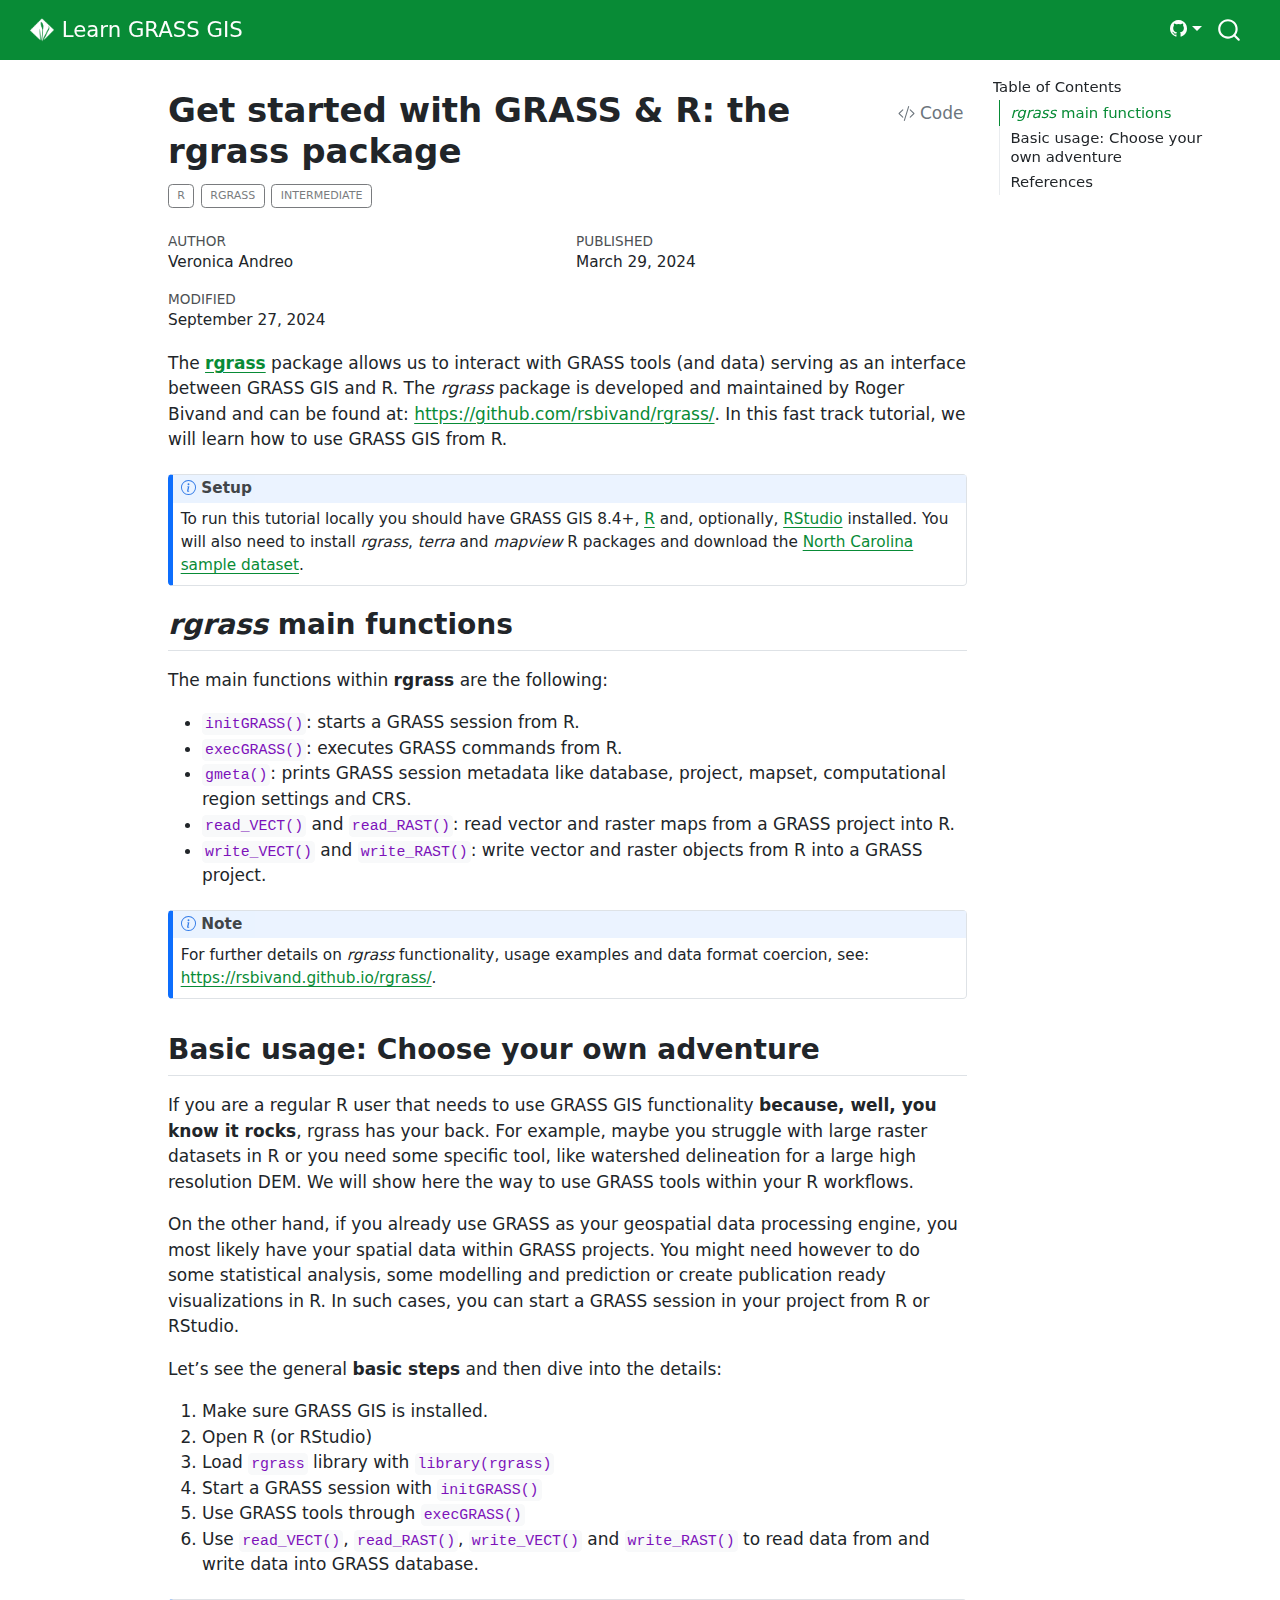
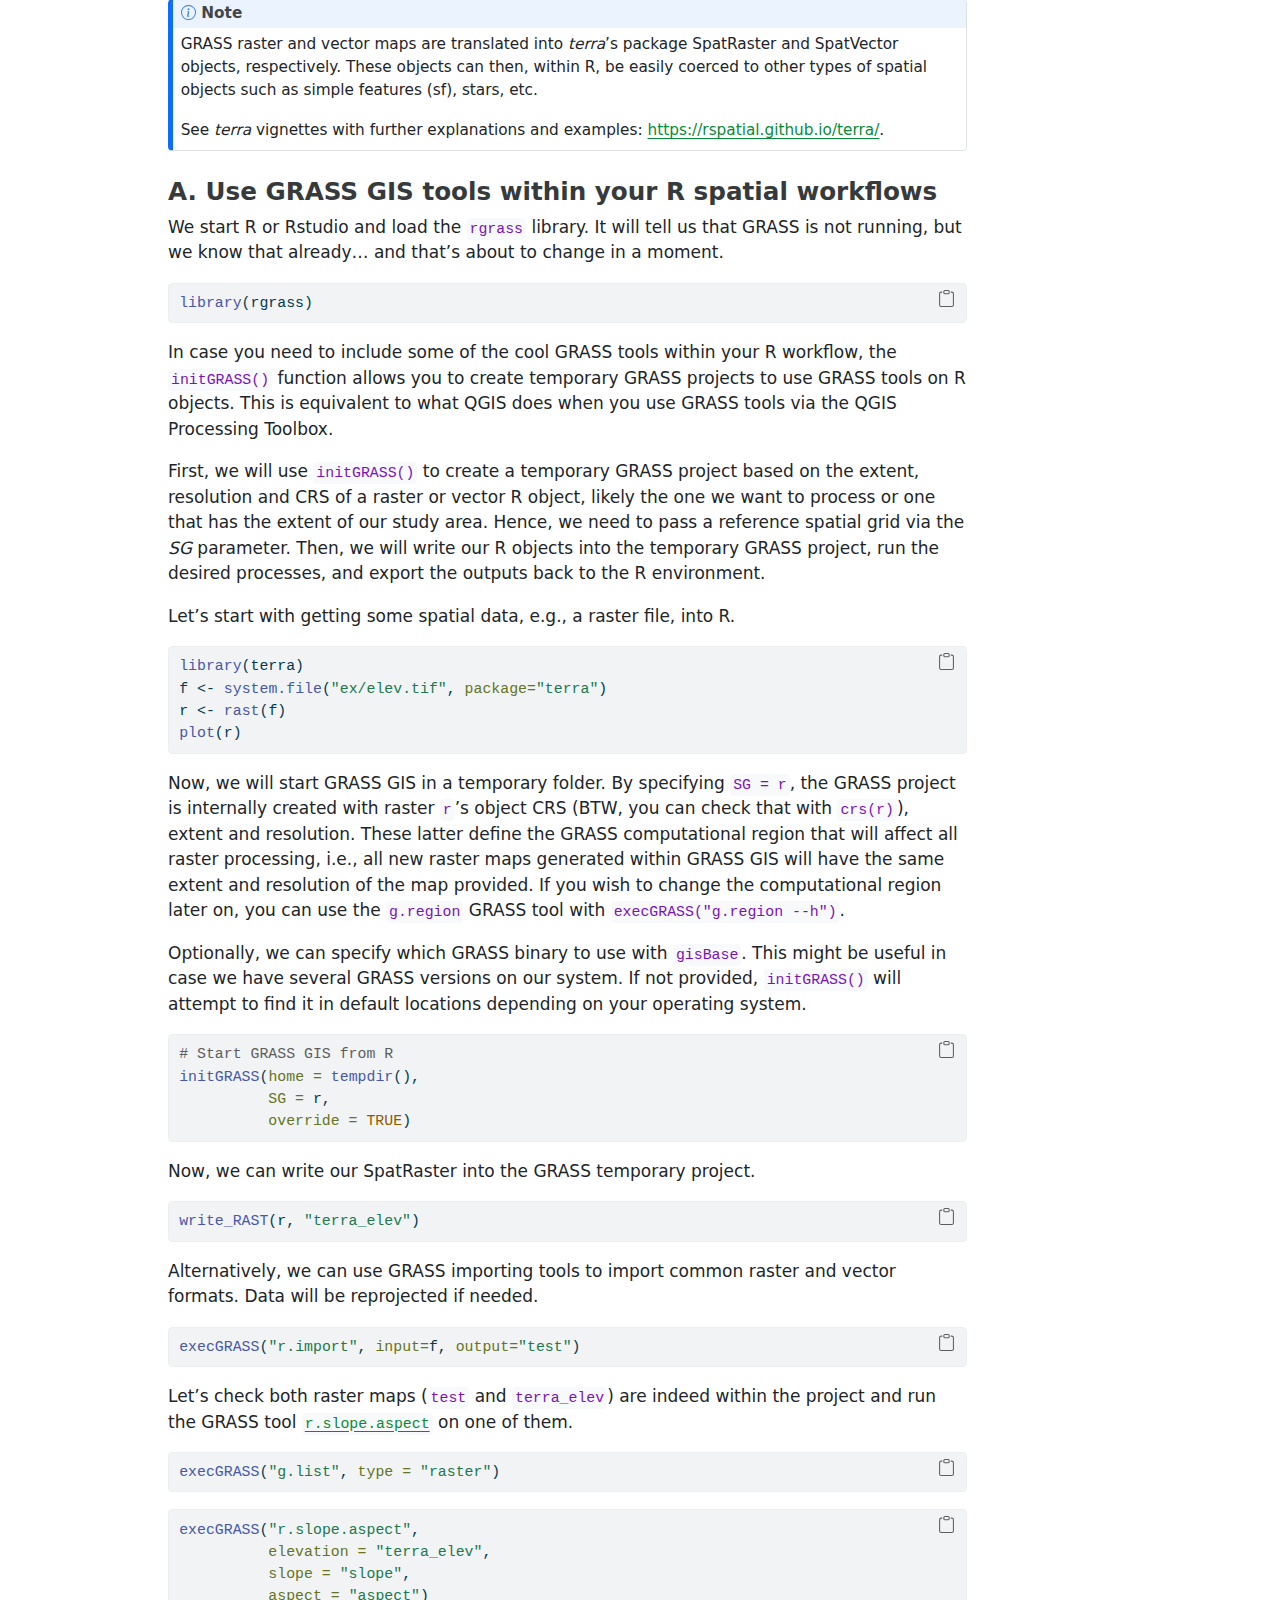
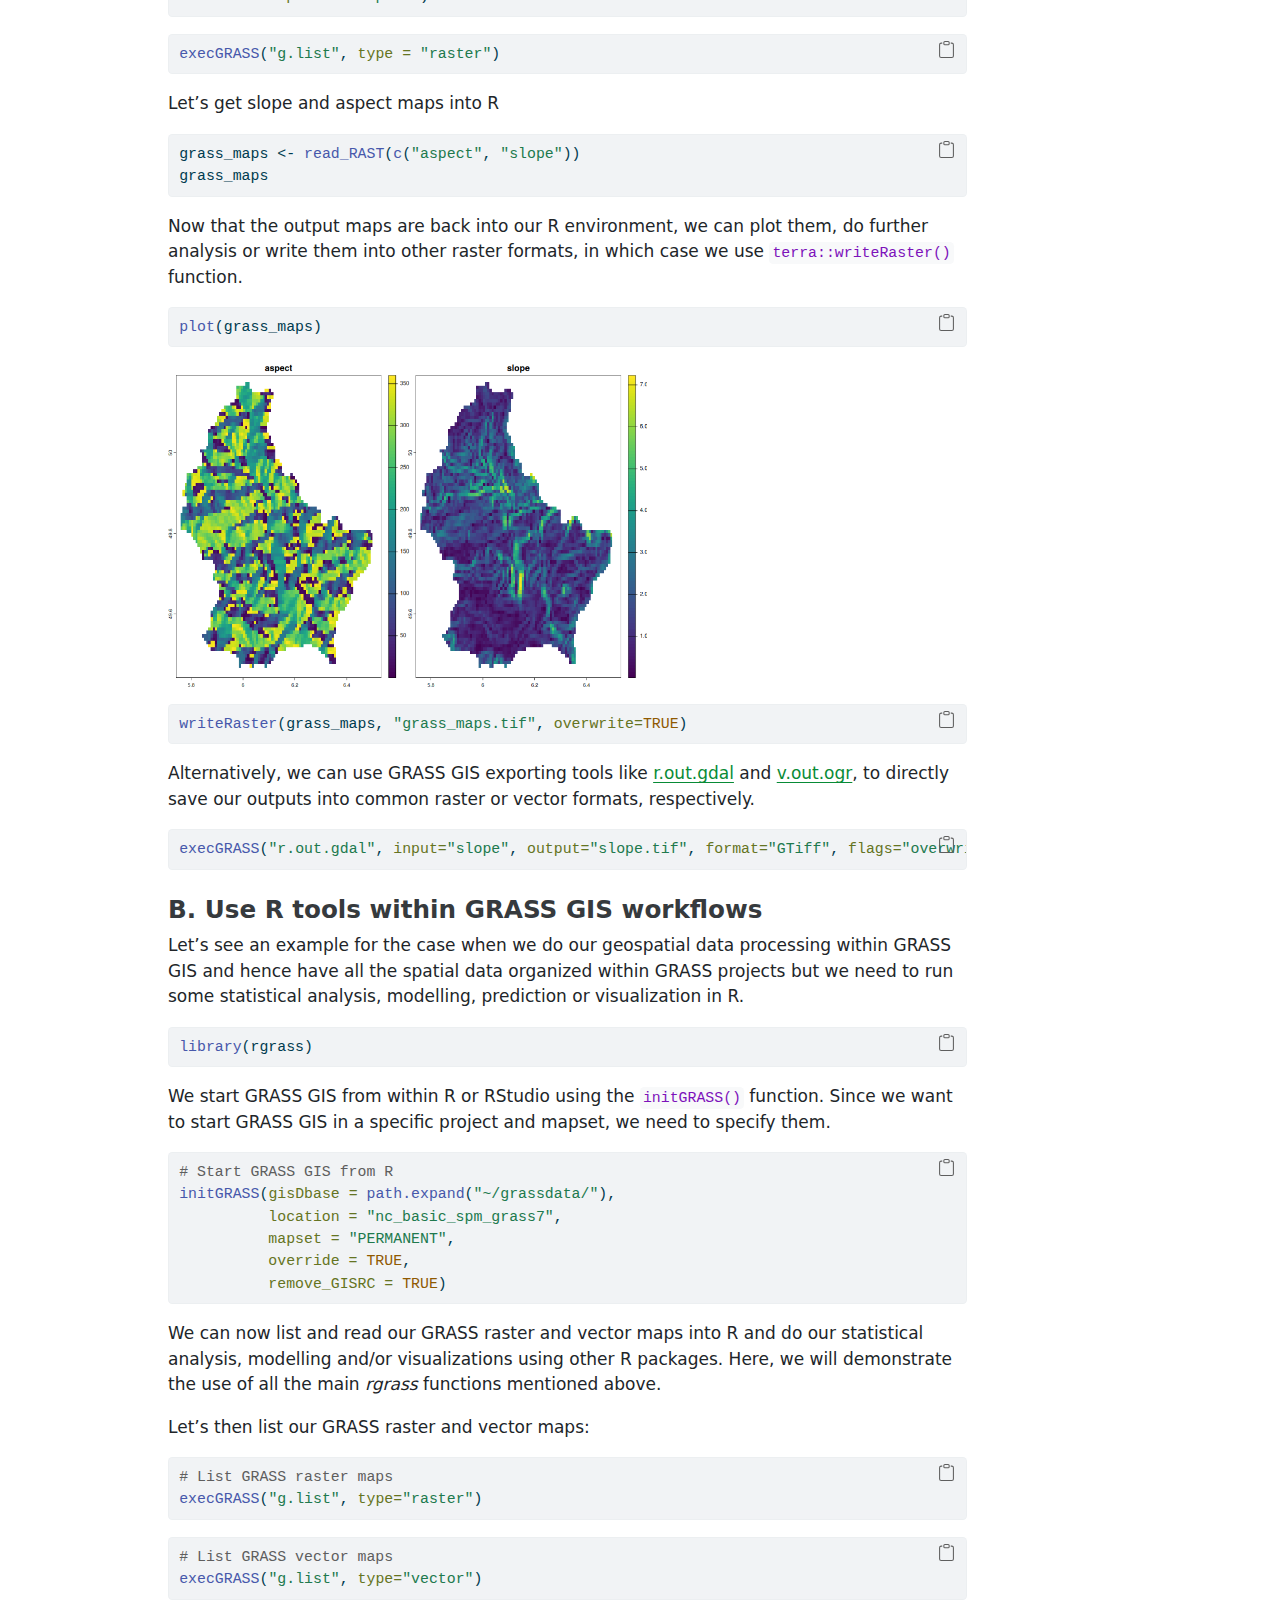
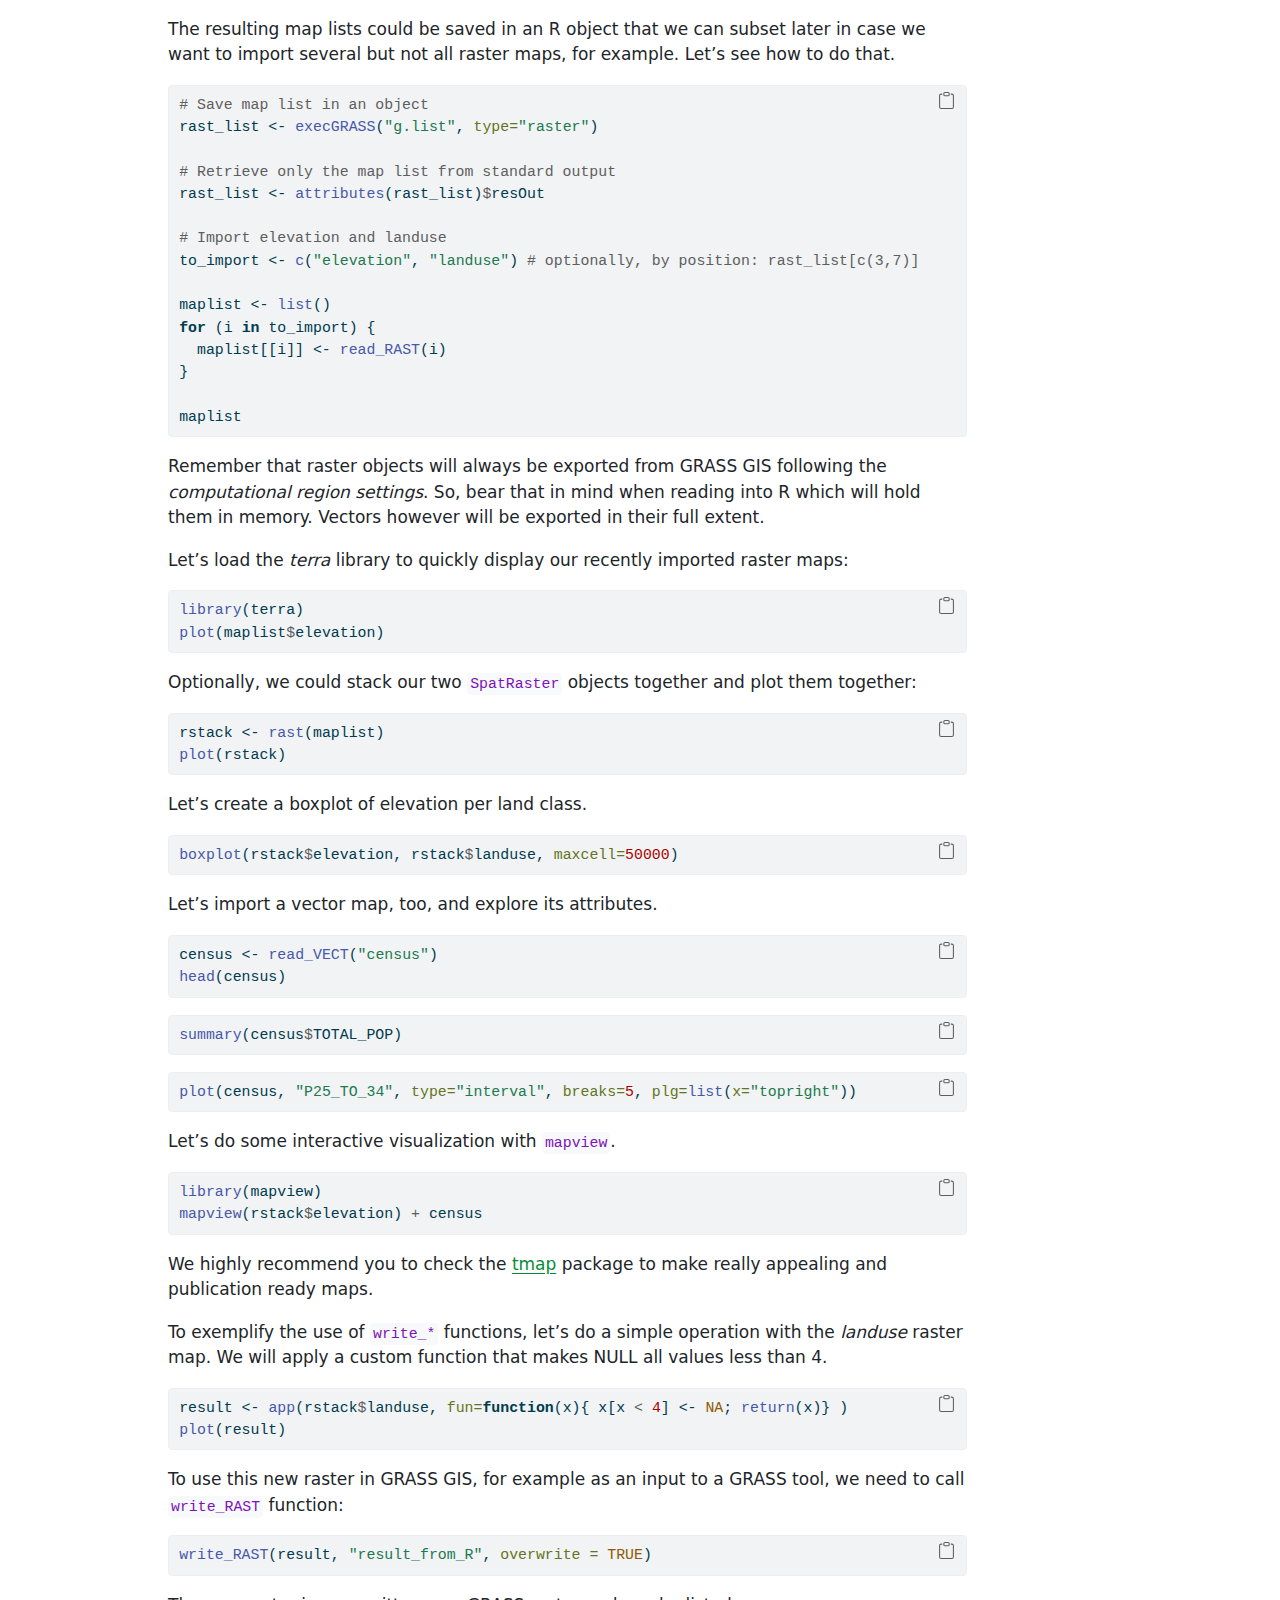
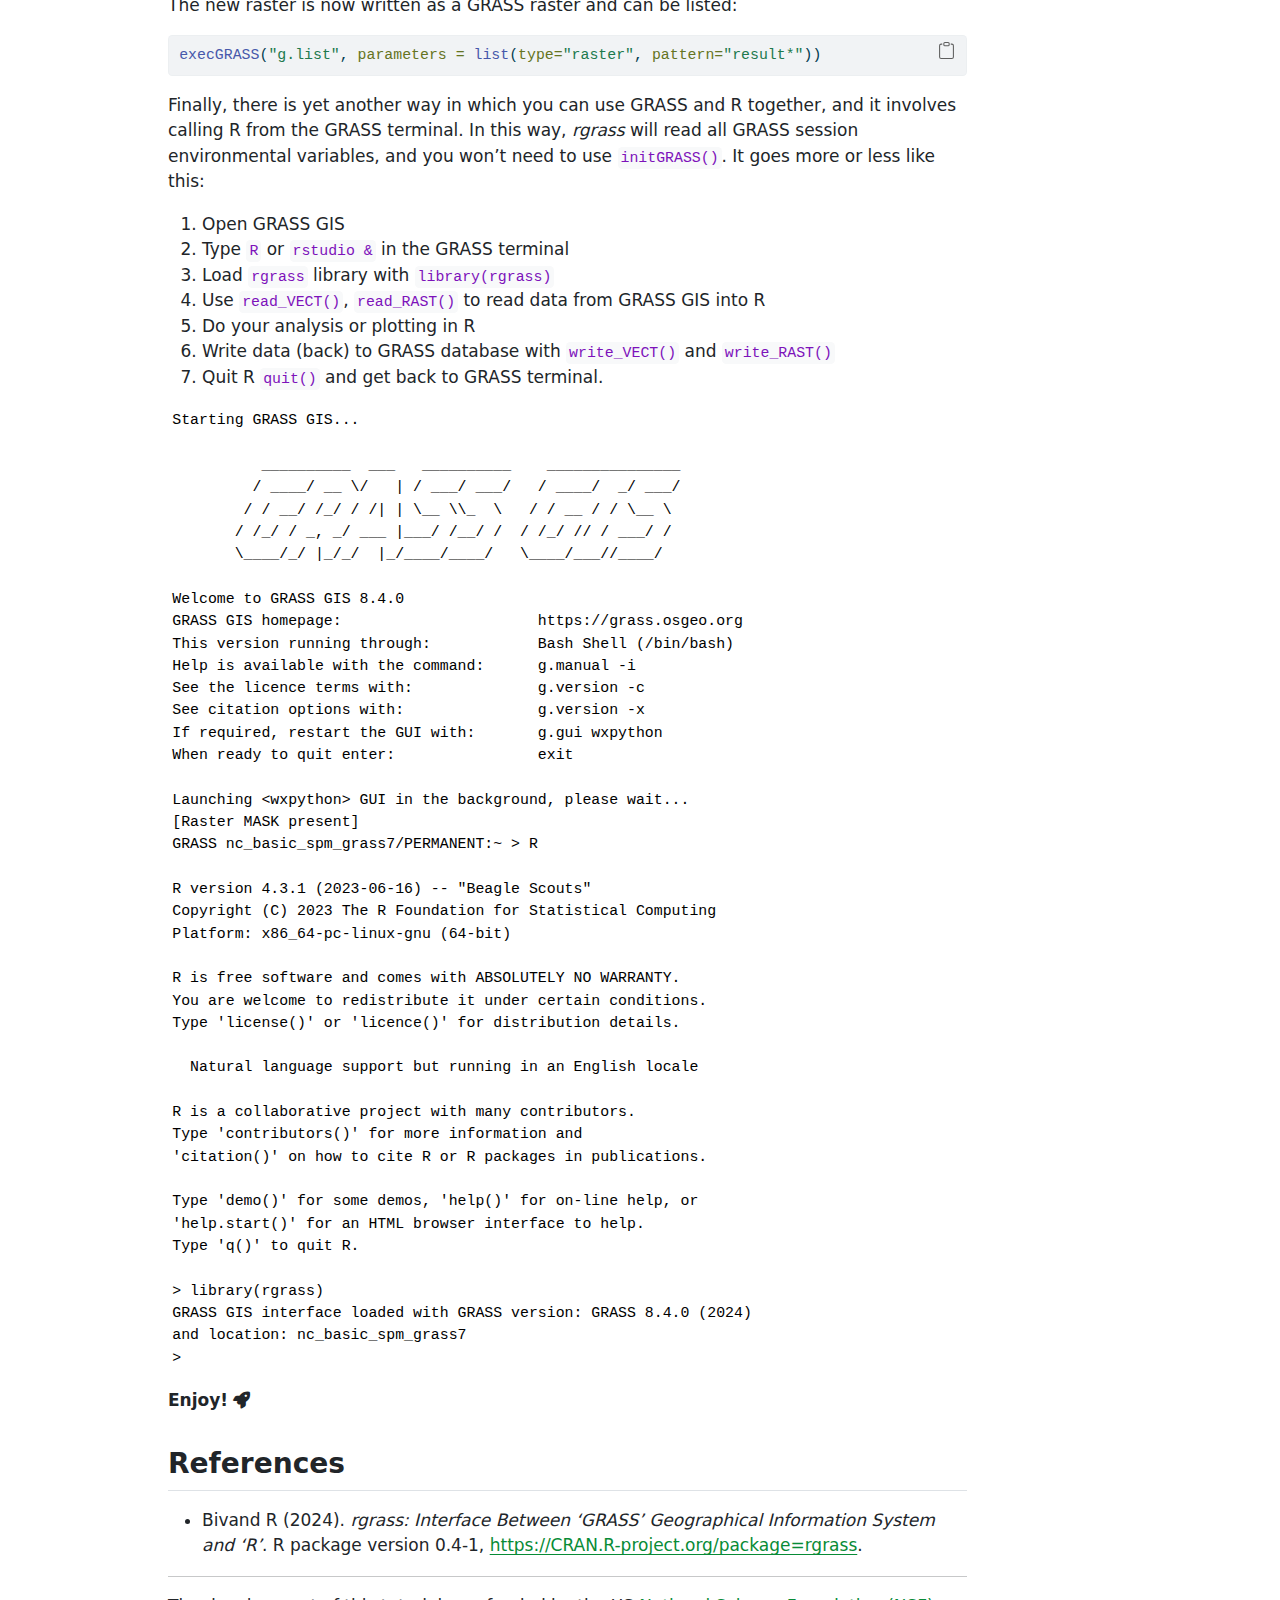
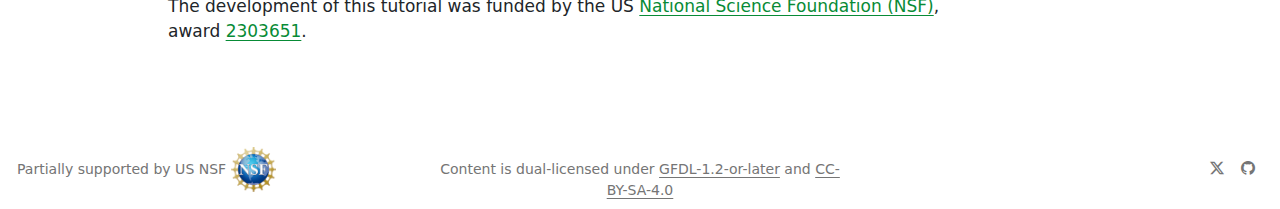
<file: content/tutorials/get_started/fast_track_grass_and_R.html>
<!DOCTYPE html>
<html xmlns="http://www.w3.org/1999/xhtml" lang="en" xml:lang="en"><head>

<meta charset="utf-8">
<meta name="generator" content="quarto-1.5.57">

<meta name="viewport" content="width=device-width, initial-scale=1.0, user-scalable=yes">

<meta name="author" content="Veronica Andreo">
<meta name="dcterms.date" content="2024-03-29">

<title>Get started with GRASS &amp; R: the rgrass package</title>
<style>
code{white-space: pre-wrap;}
span.smallcaps{font-variant: small-caps;}
div.columns{display: flex; gap: min(4vw, 1.5em);}
div.column{flex: auto; overflow-x: auto;}
div.hanging-indent{margin-left: 1.5em; text-indent: -1.5em;}
ul.task-list{list-style: none;}
ul.task-list li input[type="checkbox"] {
  width: 0.8em;
  margin: 0 0.8em 0.2em -1em; /* quarto-specific, see https://github.com/quarto-dev/quarto-cli/issues/4556 */ 
  vertical-align: middle;
}
/* CSS for syntax highlighting */
pre > code.sourceCode { white-space: pre; position: relative; }
pre > code.sourceCode > span { line-height: 1.25; }
pre > code.sourceCode > span:empty { height: 1.2em; }
.sourceCode { overflow: visible; }
code.sourceCode > span { color: inherit; text-decoration: inherit; }
div.sourceCode { margin: 1em 0; }
pre.sourceCode { margin: 0; }
@media screen {
div.sourceCode { overflow: auto; }
}
@media print {
pre > code.sourceCode { white-space: pre-wrap; }
pre > code.sourceCode > span { display: inline-block; text-indent: -5em; padding-left: 5em; }
}
pre.numberSource code
  { counter-reset: source-line 0; }
pre.numberSource code > span
  { position: relative; left: -4em; counter-increment: source-line; }
pre.numberSource code > span > a:first-child::before
  { content: counter(source-line);
    position: relative; left: -1em; text-align: right; vertical-align: baseline;
    border: none; display: inline-block;
    -webkit-touch-callout: none; -webkit-user-select: none;
    -khtml-user-select: none; -moz-user-select: none;
    -ms-user-select: none; user-select: none;
    padding: 0 4px; width: 4em;
  }
pre.numberSource { margin-left: 3em;  padding-left: 4px; }
div.sourceCode
  {   }
@media screen {
pre > code.sourceCode > span > a:first-child::before { text-decoration: underline; }
}
</style>


<script src="../../../site_libs/quarto-nav/quarto-nav.js"></script>
<script src="../../../site_libs/quarto-nav/headroom.min.js"></script>
<script src="../../../site_libs/clipboard/clipboard.min.js"></script>
<script src="../../../site_libs/quarto-search/autocomplete.umd.js"></script>
<script src="../../../site_libs/quarto-search/fuse.min.js"></script>
<script src="../../../site_libs/quarto-search/quarto-search.js"></script>
<meta name="quarto:offset" content="../../../">
<link href="../../../images/logos/grass-favicon-16x16.png" rel="icon" type="image/png">
<script src="../../../site_libs/quarto-html/quarto.js"></script>
<script src="../../../site_libs/quarto-html/popper.min.js"></script>
<script src="../../../site_libs/quarto-html/tippy.umd.min.js"></script>
<script src="../../../site_libs/quarto-html/anchor.min.js"></script>
<link href="../../../site_libs/quarto-html/tippy.css" rel="stylesheet">
<link href="../../../site_libs/quarto-html/quarto-syntax-highlighting.css" rel="stylesheet" id="quarto-text-highlighting-styles">
<script src="../../../site_libs/bootstrap/bootstrap.min.js"></script>
<link href="../../../site_libs/bootstrap/bootstrap-icons.css" rel="stylesheet">
<link href="../../../site_libs/bootstrap/bootstrap.min.css" rel="stylesheet" id="quarto-bootstrap" data-mode="light">
<link href="../../../site_libs/quarto-contrib/fontawesome6-0.1.0/all.css" rel="stylesheet">
<link href="../../../site_libs/quarto-contrib/fontawesome6-0.1.0/latex-fontsize.css" rel="stylesheet">
<script id="quarto-search-options" type="application/json">{
  "location": "navbar",
  "copy-button": false,
  "collapse-after": 3,
  "panel-placement": "end",
  "type": "overlay",
  "limit": 50,
  "keyboard-shortcut": [
    "f",
    "/",
    "s"
  ],
  "show-item-context": false,
  "language": {
    "search-no-results-text": "No results",
    "search-matching-documents-text": "matching documents",
    "search-copy-link-title": "Copy link to search",
    "search-hide-matches-text": "Hide additional matches",
    "search-more-match-text": "more match in this document",
    "search-more-matches-text": "more matches in this document",
    "search-clear-button-title": "Clear",
    "search-text-placeholder": "",
    "search-detached-cancel-button-title": "Cancel",
    "search-submit-button-title": "Submit",
    "search-label": "Search"
  }
}</script>


</head>

<body class="nav-fixed">

<div id="quarto-search-results"></div>
  <header id="quarto-header" class="headroom fixed-top">
    <nav class="navbar navbar-expand-lg " data-bs-theme="dark">
      <div class="navbar-container container-fluid">
      <div class="navbar-brand-container mx-auto">
    <a href="../../../index.html" class="navbar-brand navbar-brand-logo">
    <img src="../../../images/logos/grass-favicon-white-32x32.png" alt="" class="navbar-logo">
    </a>
    <a class="navbar-brand" href="../../../index.html">
    <span class="navbar-title">Learn GRASS GIS</span>
    </a>
  </div>
        <div class="quarto-navbar-tools tools-end">
    <div class="dropdown">
      <a href="" title="" id="quarto-navigation-tool-dropdown-0" class="quarto-navigation-tool dropdown-toggle px-1" data-bs-toggle="dropdown" aria-expanded="false" role="link" aria-label=""><i class="bi bi-github"></i></a>
      <ul class="dropdown-menu dropdown-menu-end" aria-labelledby="quarto-navigation-tool-dropdown-0">
          <li>
            <a class="dropdown-item quarto-navbar-tools-item" href="https://github.com/OSGeo/grass-tutorials">
            Source Code
            </a>
          </li>
          <li>
            <a class="dropdown-item quarto-navbar-tools-item" href="https://github.com/OSGeo/grass-tutorials/issues">
            Report an Issue
            </a>
          </li>
      </ul>
    </div>
</div>
          <div id="quarto-search" class="" title="Search"></div>
      </div> <!-- /container-fluid -->
    </nav>
</header>
<!-- content -->
<div id="quarto-content" class="quarto-container page-columns page-rows-contents page-layout-article page-navbar">
<!-- sidebar -->
<!-- margin-sidebar -->
    <div id="quarto-margin-sidebar" class="sidebar margin-sidebar">
        <nav id="TOC" role="doc-toc" class="toc-active">
    <h2 id="toc-title">Table of Contents</h2>
   
  <ul>
  <li><a href="#rgrass-main-functions" id="toc-rgrass-main-functions" class="nav-link active" data-scroll-target="#rgrass-main-functions"><em>rgrass</em> main functions</a></li>
  <li><a href="#basic-usage-choose-your-own-adventure" id="toc-basic-usage-choose-your-own-adventure" class="nav-link" data-scroll-target="#basic-usage-choose-your-own-adventure">Basic usage: Choose your own adventure</a>
  <ul class="collapse">
  <li><a href="#a.-use-grass-gis-tools-within-your-r-spatial-workflows" id="toc-a.-use-grass-gis-tools-within-your-r-spatial-workflows" class="nav-link" data-scroll-target="#a.-use-grass-gis-tools-within-your-r-spatial-workflows">A. Use GRASS GIS tools within your R spatial workflows</a></li>
  <li><a href="#b.-use-r-tools-within-grass-gis-workflows" id="toc-b.-use-r-tools-within-grass-gis-workflows" class="nav-link" data-scroll-target="#b.-use-r-tools-within-grass-gis-workflows">B. Use R tools within GRASS GIS workflows</a></li>
  </ul></li>
  <li><a href="#references" id="toc-references" class="nav-link" data-scroll-target="#references">References</a></li>
  </ul>
</nav>
    </div>
<!-- main -->
<main class="content" id="quarto-document-content">

<header id="title-block-header" class="quarto-title-block default">
<div class="quarto-title">
<div class="quarto-title-block"><div><h1 class="title">Get started with GRASS &amp; R: the rgrass package</h1><button type="button" class="btn code-tools-button" id="quarto-code-tools-source"><i class="bi"></i> Code</button></div></div>
  <div class="quarto-categories">
    <div class="quarto-category">R</div>
    <div class="quarto-category">rgrass</div>
    <div class="quarto-category">intermediate</div>
  </div>
  </div>



<div class="quarto-title-meta">

    <div>
    <div class="quarto-title-meta-heading">Author</div>
    <div class="quarto-title-meta-contents">
             <p>Veronica Andreo </p>
          </div>
  </div>
    
    <div>
    <div class="quarto-title-meta-heading">Published</div>
    <div class="quarto-title-meta-contents">
      <p class="date">March 29, 2024</p>
    </div>
  </div>
  
    <div>
    <div class="quarto-title-meta-heading">Modified</div>
    <div class="quarto-title-meta-contents">
      <p class="date-modified">September 27, 2024</p>
    </div>
  </div>
    
  </div>
  


</header>


<p>The <a href="https://cran.r-project.org/web/packages/rgrass/index.html"><strong>rgrass</strong></a> package allows us to interact with GRASS tools (and data) serving as an interface between GRASS GIS and R. The <em>rgrass</em> package is developed and maintained by Roger Bivand and can be found at: <a href="https://github.com/rsbivand/rgrass/" class="uri">https://github.com/rsbivand/rgrass/</a>. In this fast track tutorial, we will learn how to use GRASS GIS from R.</p>
<div class="callout callout-style-default callout-note callout-titled" title="Setup">
<div class="callout-header d-flex align-content-center">
<div class="callout-icon-container">
<i class="callout-icon"></i>
</div>
<div class="callout-title-container flex-fill">
Setup
</div>
</div>
<div class="callout-body-container callout-body">
<p>To run this tutorial locally you should have GRASS GIS 8.4+, <a href="https://www.r-project.org/">R</a> and, optionally, <a href="https://posit.co/download/rstudio-desktop/">RStudio</a> installed. You will also need to install <em>rgrass</em>, <em>terra</em> and <em>mapview</em> R packages and download the <a href="https://grass.osgeo.org/sampledata/north_carolina/nc_basic_spm_grass7.zip">North Carolina sample dataset</a>.</p>
</div>
</div>
<section id="rgrass-main-functions" class="level2">
<h2 class="anchored" data-anchor-id="rgrass-main-functions"><em>rgrass</em> main functions</h2>
<p>The main functions within <strong>rgrass</strong> are the following:</p>
<ul>
<li><code>initGRASS()</code>: starts a GRASS session from R.</li>
<li><code>execGRASS()</code>: executes GRASS commands from R.</li>
<li><code>gmeta()</code>: prints GRASS session metadata like database, project, mapset, computational region settings and CRS.</li>
<li><code>read_VECT()</code> and <code>read_RAST()</code>: read vector and raster maps from a GRASS project into R.</li>
<li><code>write_VECT()</code> and <code>write_RAST()</code>: write vector and raster objects from R into a GRASS project.</li>
</ul>
<div class="callout callout-style-default callout-note callout-titled">
<div class="callout-header d-flex align-content-center">
<div class="callout-icon-container">
<i class="callout-icon"></i>
</div>
<div class="callout-title-container flex-fill">
Note
</div>
</div>
<div class="callout-body-container callout-body">
<p>For further details on <em>rgrass</em> functionality, usage examples and data format coercion, see: <a href="https://rsbivand.github.io/rgrass/" class="uri">https://rsbivand.github.io/rgrass/</a>.</p>
</div>
</div>
</section>
<section id="basic-usage-choose-your-own-adventure" class="level2">
<h2 class="anchored" data-anchor-id="basic-usage-choose-your-own-adventure">Basic usage: Choose your own adventure</h2>
<p>If you are a regular R user that needs to use GRASS GIS functionality <strong>because, well, you know it rocks</strong>, rgrass has your back. For example, maybe you struggle with large raster datasets in R or you need some specific tool, like watershed delineation for a large high resolution DEM. We will show here the way to use GRASS tools within your R workflows.</p>
<p>On the other hand, if you already use GRASS as your geospatial data processing engine, you most likely have your spatial data within GRASS projects. You might need however to do some statistical analysis, some modelling and prediction or create publication ready visualizations in R. In such cases, you can start a GRASS session in your project from R or RStudio.</p>
<p>Let’s see the general <strong>basic steps</strong> and then dive into the details:</p>
<ol type="1">
<li>Make sure GRASS GIS is installed.</li>
<li>Open R (or RStudio)</li>
<li>Load <code>rgrass</code> library with <code>library(rgrass)</code></li>
<li>Start a GRASS session with <code>initGRASS()</code></li>
<li>Use GRASS tools through <code>execGRASS()</code></li>
<li>Use <code>read_VECT()</code>, <code>read_RAST()</code>, <code>write_VECT()</code> and <code>write_RAST()</code> to read data from and write data into GRASS database.</li>
</ol>
<div class="callout callout-style-default callout-note callout-titled">
<div class="callout-header d-flex align-content-center">
<div class="callout-icon-container">
<i class="callout-icon"></i>
</div>
<div class="callout-title-container flex-fill">
Note
</div>
</div>
<div class="callout-body-container callout-body">
<p>GRASS raster and vector maps are translated into <em>terra</em>’s package SpatRaster and SpatVector objects, respectively. These objects can then, within R, be easily coerced to other types of spatial objects such as simple features (sf), stars, etc.</p>
<p>See <em>terra</em> vignettes with further explanations and examples: <a href="https://rspatial.github.io/terra/" class="uri">https://rspatial.github.io/terra/</a>.</p>
</div>
</div>
<section id="a.-use-grass-gis-tools-within-your-r-spatial-workflows" class="level3">
<h3 class="anchored" data-anchor-id="a.-use-grass-gis-tools-within-your-r-spatial-workflows">A. Use GRASS GIS tools within your R spatial workflows</h3>
<p>We start R or Rstudio and load the <code>rgrass</code> library. It will tell us that GRASS is not running, but we know that already… and that’s about to change in a moment.</p>
<div class="cell">
<div class="sourceCode cell-code" id="cb1"><pre class="sourceCode r code-with-copy"><code class="sourceCode r"><span id="cb1-1"><a href="#cb1-1" aria-hidden="true" tabindex="-1"></a><span class="fu">library</span>(rgrass)</span></code><button title="Copy to Clipboard" class="code-copy-button"><i class="bi"></i></button></pre></div>
</div>
<p>In case you need to include some of the cool GRASS tools within your R workflow, the <code>initGRASS()</code> function allows you to create temporary GRASS projects to use GRASS tools on R objects. This is equivalent to what QGIS does when you use GRASS tools via the QGIS Processing Toolbox.</p>
<p>First, we will use <code>initGRASS()</code> to create a temporary GRASS project based on the extent, resolution and CRS of a raster or vector R object, likely the one we want to process or one that has the extent of our study area. Hence, we need to pass a reference spatial grid via the <em>SG</em> parameter. Then, we will write our R objects into the temporary GRASS project, run the desired processes, and export the outputs back to the R environment.</p>
<p>Let’s start with getting some spatial data, e.g., a raster file, into R.</p>
<div class="cell">
<div class="sourceCode cell-code" id="cb2"><pre class="sourceCode r code-with-copy"><code class="sourceCode r"><span id="cb2-1"><a href="#cb2-1" aria-hidden="true" tabindex="-1"></a><span class="fu">library</span>(terra)</span>
<span id="cb2-2"><a href="#cb2-2" aria-hidden="true" tabindex="-1"></a>f <span class="ot">&lt;-</span> <span class="fu">system.file</span>(<span class="st">"ex/elev.tif"</span>, <span class="at">package=</span><span class="st">"terra"</span>)</span>
<span id="cb2-3"><a href="#cb2-3" aria-hidden="true" tabindex="-1"></a>r <span class="ot">&lt;-</span> <span class="fu">rast</span>(f)</span>
<span id="cb2-4"><a href="#cb2-4" aria-hidden="true" tabindex="-1"></a><span class="fu">plot</span>(r)</span></code><button title="Copy to Clipboard" class="code-copy-button"><i class="bi"></i></button></pre></div>
</div>
<p>Now, we will start GRASS GIS in a temporary folder. By specifying <code>SG = r</code>, the GRASS project is internally created with raster <code>r</code>’s object CRS (BTW, you can check that with <code>crs(r)</code>), extent and resolution. These latter define the GRASS computational region that will affect all raster processing, i.e., all new raster maps generated within GRASS GIS will have the same extent and resolution of the map provided. If you wish to change the computational region later on, you can use the <code>g.region</code> GRASS tool with <code>execGRASS("g.region --h")</code>.</p>
<p>Optionally, we can specify which GRASS binary to use with <code>gisBase</code>. This might be useful in case we have several GRASS versions on our system. If not provided, <code>initGRASS()</code> will attempt to find it in default locations depending on your operating system.</p>
<div class="cell">
<div class="sourceCode cell-code" id="cb3"><pre class="sourceCode r code-with-copy"><code class="sourceCode r"><span id="cb3-1"><a href="#cb3-1" aria-hidden="true" tabindex="-1"></a><span class="co"># Start GRASS GIS from R</span></span>
<span id="cb3-2"><a href="#cb3-2" aria-hidden="true" tabindex="-1"></a><span class="fu">initGRASS</span>(<span class="at">home =</span> <span class="fu">tempdir</span>(),</span>
<span id="cb3-3"><a href="#cb3-3" aria-hidden="true" tabindex="-1"></a>          <span class="at">SG =</span> r, </span>
<span id="cb3-4"><a href="#cb3-4" aria-hidden="true" tabindex="-1"></a>          <span class="at">override =</span> <span class="cn">TRUE</span>)</span></code><button title="Copy to Clipboard" class="code-copy-button"><i class="bi"></i></button></pre></div>
</div>
<p>Now, we can write our SpatRaster into the GRASS temporary project.</p>
<div class="cell">
<div class="sourceCode cell-code" id="cb4"><pre class="sourceCode r code-with-copy"><code class="sourceCode r"><span id="cb4-1"><a href="#cb4-1" aria-hidden="true" tabindex="-1"></a><span class="fu">write_RAST</span>(r, <span class="st">"terra_elev"</span>)</span></code><button title="Copy to Clipboard" class="code-copy-button"><i class="bi"></i></button></pre></div>
</div>
<p>Alternatively, we can use GRASS importing tools to import common raster and vector formats. Data will be reprojected if needed.</p>
<div class="cell">
<div class="sourceCode cell-code" id="cb5"><pre class="sourceCode r code-with-copy"><code class="sourceCode r"><span id="cb5-1"><a href="#cb5-1" aria-hidden="true" tabindex="-1"></a><span class="fu">execGRASS</span>(<span class="st">"r.import"</span>, <span class="at">input=</span>f, <span class="at">output=</span><span class="st">"test"</span>)</span></code><button title="Copy to Clipboard" class="code-copy-button"><i class="bi"></i></button></pre></div>
</div>
<p>Let’s check both raster maps (<code>test</code> and <code>terra_elev</code>) are indeed within the project and run the GRASS tool <a href="https://grass.osgeo.org/grass-stable/manuals/r.slope.aspect.html"><code>r.slope.aspect</code></a> on one of them.</p>
<div class="cell">
<div class="sourceCode cell-code" id="cb6"><pre class="sourceCode r code-with-copy"><code class="sourceCode r"><span id="cb6-1"><a href="#cb6-1" aria-hidden="true" tabindex="-1"></a><span class="fu">execGRASS</span>(<span class="st">"g.list"</span>, <span class="at">type =</span> <span class="st">"raster"</span>)</span></code><button title="Copy to Clipboard" class="code-copy-button"><i class="bi"></i></button></pre></div>
</div>
<div class="cell">
<div class="sourceCode cell-code" id="cb7"><pre class="sourceCode r code-with-copy"><code class="sourceCode r"><span id="cb7-1"><a href="#cb7-1" aria-hidden="true" tabindex="-1"></a><span class="fu">execGRASS</span>(<span class="st">"r.slope.aspect"</span>, </span>
<span id="cb7-2"><a href="#cb7-2" aria-hidden="true" tabindex="-1"></a>          <span class="at">elevation =</span> <span class="st">"terra_elev"</span>, </span>
<span id="cb7-3"><a href="#cb7-3" aria-hidden="true" tabindex="-1"></a>          <span class="at">slope =</span> <span class="st">"slope"</span>,</span>
<span id="cb7-4"><a href="#cb7-4" aria-hidden="true" tabindex="-1"></a>          <span class="at">aspect =</span> <span class="st">"aspect"</span>)</span></code><button title="Copy to Clipboard" class="code-copy-button"><i class="bi"></i></button></pre></div>
</div>
<div class="cell">
<div class="sourceCode cell-code" id="cb8"><pre class="sourceCode r code-with-copy"><code class="sourceCode r"><span id="cb8-1"><a href="#cb8-1" aria-hidden="true" tabindex="-1"></a><span class="fu">execGRASS</span>(<span class="st">"g.list"</span>, <span class="at">type =</span> <span class="st">"raster"</span>)</span></code><button title="Copy to Clipboard" class="code-copy-button"><i class="bi"></i></button></pre></div>
</div>
<p>Let’s get slope and aspect maps into R</p>
<div class="cell">
<div class="sourceCode cell-code" id="cb9"><pre class="sourceCode r code-with-copy"><code class="sourceCode r"><span id="cb9-1"><a href="#cb9-1" aria-hidden="true" tabindex="-1"></a>grass_maps <span class="ot">&lt;-</span> <span class="fu">read_RAST</span>(<span class="fu">c</span>(<span class="st">"aspect"</span>, <span class="st">"slope"</span>))</span>
<span id="cb9-2"><a href="#cb9-2" aria-hidden="true" tabindex="-1"></a>grass_maps</span></code><button title="Copy to Clipboard" class="code-copy-button"><i class="bi"></i></button></pre></div>
</div>
<p>Now that the output maps are back into our R environment, we can plot them, do further analysis or write them into other raster formats, in which case we use <code>terra::writeRaster()</code> function.</p>
<div class="cell">
<div class="sourceCode cell-code" id="cb10"><pre class="sourceCode r code-with-copy"><code class="sourceCode r"><span id="cb10-1"><a href="#cb10-1" aria-hidden="true" tabindex="-1"></a><span class="fu">plot</span>(grass_maps)</span></code><button title="Copy to Clipboard" class="code-copy-button"><i class="bi"></i></button></pre></div>
</div>
<p><img src="images/R_aspect_slope.png" class="preview-image img-fluid" style="width:60.0%"></p>
<div class="cell">
<div class="sourceCode cell-code" id="cb11"><pre class="sourceCode r code-with-copy"><code class="sourceCode r"><span id="cb11-1"><a href="#cb11-1" aria-hidden="true" tabindex="-1"></a><span class="fu">writeRaster</span>(grass_maps, <span class="st">"grass_maps.tif"</span>, <span class="at">overwrite=</span><span class="cn">TRUE</span>)</span></code><button title="Copy to Clipboard" class="code-copy-button"><i class="bi"></i></button></pre></div>
</div>
<p>Alternatively, we can use GRASS GIS exporting tools like <a href="https://grass.osgeo.org/grass-stable/manuals/r.out.gdal.html">r.out.gdal</a> and <a href="https://grass.osgeo.org/grass-stable/manuals/v.out.ogr.html">v.out.ogr</a>, to directly save our outputs into common raster or vector formats, respectively.</p>
<div class="cell">
<div class="sourceCode cell-code" id="cb12"><pre class="sourceCode r code-with-copy"><code class="sourceCode r"><span id="cb12-1"><a href="#cb12-1" aria-hidden="true" tabindex="-1"></a><span class="fu">execGRASS</span>(<span class="st">"r.out.gdal"</span>, <span class="at">input=</span><span class="st">"slope"</span>, <span class="at">output=</span><span class="st">"slope.tif"</span>, <span class="at">format=</span><span class="st">"GTiff"</span>, <span class="at">flags=</span><span class="st">"overwrite"</span>)</span></code><button title="Copy to Clipboard" class="code-copy-button"><i class="bi"></i></button></pre></div>
</div>
</section>
<section id="b.-use-r-tools-within-grass-gis-workflows" class="level3">
<h3 class="anchored" data-anchor-id="b.-use-r-tools-within-grass-gis-workflows">B. Use R tools within GRASS GIS workflows</h3>
<p>Let’s see an example for the case when we do our geospatial data processing within GRASS GIS and hence have all the spatial data organized within GRASS projects but we need to run some statistical analysis, modelling, prediction or visualization in R.</p>
<div class="cell">
<div class="sourceCode cell-code" id="cb13"><pre class="sourceCode r code-with-copy"><code class="sourceCode r"><span id="cb13-1"><a href="#cb13-1" aria-hidden="true" tabindex="-1"></a><span class="fu">library</span>(rgrass)</span></code><button title="Copy to Clipboard" class="code-copy-button"><i class="bi"></i></button></pre></div>
</div>
<p>We start GRASS GIS from within R or RStudio using the <code>initGRASS()</code> function. Since we want to start GRASS GIS in a specific project and mapset, we need to specify them.</p>
<div class="cell">
<div class="sourceCode cell-code" id="cb14"><pre class="sourceCode r code-with-copy"><code class="sourceCode r"><span id="cb14-1"><a href="#cb14-1" aria-hidden="true" tabindex="-1"></a><span class="co"># Start GRASS GIS from R</span></span>
<span id="cb14-2"><a href="#cb14-2" aria-hidden="true" tabindex="-1"></a><span class="fu">initGRASS</span>(<span class="at">gisDbase =</span> <span class="fu">path.expand</span>(<span class="st">"~/grassdata/"</span>),</span>
<span id="cb14-3"><a href="#cb14-3" aria-hidden="true" tabindex="-1"></a>          <span class="at">location =</span> <span class="st">"nc_basic_spm_grass7"</span>,</span>
<span id="cb14-4"><a href="#cb14-4" aria-hidden="true" tabindex="-1"></a>          <span class="at">mapset =</span> <span class="st">"PERMANENT"</span>,</span>
<span id="cb14-5"><a href="#cb14-5" aria-hidden="true" tabindex="-1"></a>          <span class="at">override =</span> <span class="cn">TRUE</span>,</span>
<span id="cb14-6"><a href="#cb14-6" aria-hidden="true" tabindex="-1"></a>          <span class="at">remove_GISRC =</span> <span class="cn">TRUE</span>)</span></code><button title="Copy to Clipboard" class="code-copy-button"><i class="bi"></i></button></pre></div>
</div>
<p>We can now list and read our GRASS raster and vector maps into R and do our statistical analysis, modelling and/or visualizations using other R packages. Here, we will demonstrate the use of all the main <em>rgrass</em> functions mentioned above.</p>
<p>Let’s then list our GRASS raster and vector maps:</p>
<div class="cell">
<div class="sourceCode cell-code" id="cb15"><pre class="sourceCode r code-with-copy"><code class="sourceCode r"><span id="cb15-1"><a href="#cb15-1" aria-hidden="true" tabindex="-1"></a><span class="co"># List GRASS raster maps</span></span>
<span id="cb15-2"><a href="#cb15-2" aria-hidden="true" tabindex="-1"></a><span class="fu">execGRASS</span>(<span class="st">"g.list"</span>, <span class="at">type=</span><span class="st">"raster"</span>)</span></code><button title="Copy to Clipboard" class="code-copy-button"><i class="bi"></i></button></pre></div>
</div>
<div class="cell">
<div class="sourceCode cell-code" id="cb16"><pre class="sourceCode r code-with-copy"><code class="sourceCode r"><span id="cb16-1"><a href="#cb16-1" aria-hidden="true" tabindex="-1"></a><span class="co"># List GRASS vector maps</span></span>
<span id="cb16-2"><a href="#cb16-2" aria-hidden="true" tabindex="-1"></a><span class="fu">execGRASS</span>(<span class="st">"g.list"</span>, <span class="at">type=</span><span class="st">"vector"</span>)</span></code><button title="Copy to Clipboard" class="code-copy-button"><i class="bi"></i></button></pre></div>
</div>
<p>The resulting map lists could be saved in an R object that we can subset later in case we want to import several but not all raster maps, for example. Let’s see how to do that.</p>
<div class="cell">
<div class="sourceCode cell-code" id="cb17"><pre class="sourceCode r code-with-copy"><code class="sourceCode r"><span id="cb17-1"><a href="#cb17-1" aria-hidden="true" tabindex="-1"></a><span class="co"># Save map list in an object</span></span>
<span id="cb17-2"><a href="#cb17-2" aria-hidden="true" tabindex="-1"></a>rast_list <span class="ot">&lt;-</span> <span class="fu">execGRASS</span>(<span class="st">"g.list"</span>, <span class="at">type=</span><span class="st">"raster"</span>)</span>
<span id="cb17-3"><a href="#cb17-3" aria-hidden="true" tabindex="-1"></a></span>
<span id="cb17-4"><a href="#cb17-4" aria-hidden="true" tabindex="-1"></a><span class="co"># Retrieve only the map list from standard output</span></span>
<span id="cb17-5"><a href="#cb17-5" aria-hidden="true" tabindex="-1"></a>rast_list <span class="ot">&lt;-</span> <span class="fu">attributes</span>(rast_list)<span class="sc">$</span>resOut</span>
<span id="cb17-6"><a href="#cb17-6" aria-hidden="true" tabindex="-1"></a></span>
<span id="cb17-7"><a href="#cb17-7" aria-hidden="true" tabindex="-1"></a><span class="co"># Import elevation and landuse</span></span>
<span id="cb17-8"><a href="#cb17-8" aria-hidden="true" tabindex="-1"></a>to_import <span class="ot">&lt;-</span> <span class="fu">c</span>(<span class="st">"elevation"</span>, <span class="st">"landuse"</span>) <span class="co"># optionally, by position: rast_list[c(3,7)]</span></span>
<span id="cb17-9"><a href="#cb17-9" aria-hidden="true" tabindex="-1"></a></span>
<span id="cb17-10"><a href="#cb17-10" aria-hidden="true" tabindex="-1"></a>maplist <span class="ot">&lt;-</span> <span class="fu">list</span>()</span>
<span id="cb17-11"><a href="#cb17-11" aria-hidden="true" tabindex="-1"></a><span class="cf">for</span> (i <span class="cf">in</span> to_import) {</span>
<span id="cb17-12"><a href="#cb17-12" aria-hidden="true" tabindex="-1"></a>  maplist[[i]] <span class="ot">&lt;-</span> <span class="fu">read_RAST</span>(i)</span>
<span id="cb17-13"><a href="#cb17-13" aria-hidden="true" tabindex="-1"></a>}</span>
<span id="cb17-14"><a href="#cb17-14" aria-hidden="true" tabindex="-1"></a></span>
<span id="cb17-15"><a href="#cb17-15" aria-hidden="true" tabindex="-1"></a>maplist</span></code><button title="Copy to Clipboard" class="code-copy-button"><i class="bi"></i></button></pre></div>
</div>
<p>Remember that raster objects will always be exported from GRASS GIS following the <em>computational region settings</em>. So, bear that in mind when reading into R which will hold them in memory. Vectors however will be exported in their full extent.</p>
<p>Let’s load the <em>terra</em> library to quickly display our recently imported raster maps:</p>
<div class="cell">
<div class="sourceCode cell-code" id="cb18"><pre class="sourceCode r code-with-copy"><code class="sourceCode r"><span id="cb18-1"><a href="#cb18-1" aria-hidden="true" tabindex="-1"></a><span class="fu">library</span>(terra)</span>
<span id="cb18-2"><a href="#cb18-2" aria-hidden="true" tabindex="-1"></a><span class="fu">plot</span>(maplist<span class="sc">$</span>elevation)</span></code><button title="Copy to Clipboard" class="code-copy-button"><i class="bi"></i></button></pre></div>
</div>
<p>Optionally, we could stack our two <code>SpatRaster</code> objects together and plot them together:</p>
<div class="cell">
<div class="sourceCode cell-code" id="cb19"><pre class="sourceCode r code-with-copy"><code class="sourceCode r"><span id="cb19-1"><a href="#cb19-1" aria-hidden="true" tabindex="-1"></a>rstack <span class="ot">&lt;-</span> <span class="fu">rast</span>(maplist)</span>
<span id="cb19-2"><a href="#cb19-2" aria-hidden="true" tabindex="-1"></a><span class="fu">plot</span>(rstack)</span></code><button title="Copy to Clipboard" class="code-copy-button"><i class="bi"></i></button></pre></div>
</div>
<p>Let’s create a boxplot of elevation per land class.</p>
<div class="cell">
<div class="sourceCode cell-code" id="cb20"><pre class="sourceCode r code-with-copy"><code class="sourceCode r"><span id="cb20-1"><a href="#cb20-1" aria-hidden="true" tabindex="-1"></a><span class="fu">boxplot</span>(rstack<span class="sc">$</span>elevation, rstack<span class="sc">$</span>landuse, <span class="at">maxcell=</span><span class="dv">50000</span>)</span></code><button title="Copy to Clipboard" class="code-copy-button"><i class="bi"></i></button></pre></div>
</div>
<p>Let’s import a vector map, too, and explore its attributes.</p>
<div class="cell">
<div class="sourceCode cell-code" id="cb21"><pre class="sourceCode r code-with-copy"><code class="sourceCode r"><span id="cb21-1"><a href="#cb21-1" aria-hidden="true" tabindex="-1"></a>census <span class="ot">&lt;-</span> <span class="fu">read_VECT</span>(<span class="st">"census"</span>)</span>
<span id="cb21-2"><a href="#cb21-2" aria-hidden="true" tabindex="-1"></a><span class="fu">head</span>(census)</span></code><button title="Copy to Clipboard" class="code-copy-button"><i class="bi"></i></button></pre></div>
</div>
<div class="cell">
<div class="sourceCode cell-code" id="cb22"><pre class="sourceCode r code-with-copy"><code class="sourceCode r"><span id="cb22-1"><a href="#cb22-1" aria-hidden="true" tabindex="-1"></a><span class="fu">summary</span>(census<span class="sc">$</span>TOTAL_POP)</span></code><button title="Copy to Clipboard" class="code-copy-button"><i class="bi"></i></button></pre></div>
</div>
<div class="cell">
<div class="sourceCode cell-code" id="cb23"><pre class="sourceCode r code-with-copy"><code class="sourceCode r"><span id="cb23-1"><a href="#cb23-1" aria-hidden="true" tabindex="-1"></a><span class="fu">plot</span>(census, <span class="st">"P25_TO_34"</span>, <span class="at">type=</span><span class="st">"interval"</span>, <span class="at">breaks=</span><span class="dv">5</span>, <span class="at">plg=</span><span class="fu">list</span>(<span class="at">x=</span><span class="st">"topright"</span>))</span></code><button title="Copy to Clipboard" class="code-copy-button"><i class="bi"></i></button></pre></div>
</div>
<p>Let’s do some interactive visualization with <code>mapview</code>.</p>
<div class="cell">
<div class="sourceCode cell-code" id="cb24"><pre class="sourceCode r code-with-copy"><code class="sourceCode r"><span id="cb24-1"><a href="#cb24-1" aria-hidden="true" tabindex="-1"></a><span class="fu">library</span>(mapview)</span>
<span id="cb24-2"><a href="#cb24-2" aria-hidden="true" tabindex="-1"></a><span class="fu">mapview</span>(rstack<span class="sc">$</span>elevation) <span class="sc">+</span> census</span></code><button title="Copy to Clipboard" class="code-copy-button"><i class="bi"></i></button></pre></div>
</div>
<p>We highly recommend you to check the <a href="https://r-tmap.github.io/tmap/">tmap</a> package to make really appealing and publication ready maps.</p>
<p>To exemplify the use of <code>write_*</code> functions, let’s do a simple operation with the <em>landuse</em> raster map. We will apply a custom function that makes NULL all values less than 4.</p>
<div class="cell">
<div class="sourceCode cell-code" id="cb25"><pre class="sourceCode r code-with-copy"><code class="sourceCode r"><span id="cb25-1"><a href="#cb25-1" aria-hidden="true" tabindex="-1"></a>result <span class="ot">&lt;-</span> <span class="fu">app</span>(rstack<span class="sc">$</span>landuse, <span class="at">fun=</span><span class="cf">function</span>(x){ x[x <span class="sc">&lt;</span> <span class="dv">4</span>] <span class="ot">&lt;-</span> <span class="cn">NA</span>; <span class="fu">return</span>(x)} )</span>
<span id="cb25-2"><a href="#cb25-2" aria-hidden="true" tabindex="-1"></a><span class="fu">plot</span>(result)</span></code><button title="Copy to Clipboard" class="code-copy-button"><i class="bi"></i></button></pre></div>
</div>
<p>To use this new raster in GRASS GIS, for example as an input to a GRASS tool, we need to call <code>write_RAST</code> function:</p>
<div class="cell">
<div class="sourceCode cell-code" id="cb26"><pre class="sourceCode r code-with-copy"><code class="sourceCode r"><span id="cb26-1"><a href="#cb26-1" aria-hidden="true" tabindex="-1"></a><span class="fu">write_RAST</span>(result, <span class="st">"result_from_R"</span>, <span class="at">overwrite =</span> <span class="cn">TRUE</span>)</span></code><button title="Copy to Clipboard" class="code-copy-button"><i class="bi"></i></button></pre></div>
</div>
<p>The new raster is now written as a GRASS raster and can be listed:</p>
<div class="cell">
<div class="sourceCode cell-code" id="cb27"><pre class="sourceCode r code-with-copy"><code class="sourceCode r"><span id="cb27-1"><a href="#cb27-1" aria-hidden="true" tabindex="-1"></a><span class="fu">execGRASS</span>(<span class="st">"g.list"</span>, <span class="at">parameters =</span> <span class="fu">list</span>(<span class="at">type=</span><span class="st">"raster"</span>, <span class="at">pattern=</span><span class="st">"result*"</span>))</span></code><button title="Copy to Clipboard" class="code-copy-button"><i class="bi"></i></button></pre></div>
</div>
<p>Finally, there is yet another way in which you can use GRASS and R together, and it involves calling R from the GRASS terminal. In this way, <em>rgrass</em> will read all GRASS session environmental variables, and you won’t need to use <code>initGRASS()</code>. It goes more or less like this:</p>
<ol type="1">
<li>Open GRASS GIS</li>
<li>Type <code>R</code> or <code>rstudio &amp;</code> in the GRASS terminal</li>
<li>Load <code>rgrass</code> library with <code>library(rgrass)</code></li>
<li>Use <code>read_VECT()</code>, <code>read_RAST()</code> to read data from GRASS GIS into R</li>
<li>Do your analysis or plotting in R</li>
<li>Write data (back) to GRASS database with <code>write_VECT()</code> and <code>write_RAST()</code></li>
<li>Quit R <code>quit()</code> and get back to GRASS terminal.</li>
</ol>
<pre><code>Starting GRASS GIS...

          __________  ___   __________    _______________
         / ____/ __ \/   | / ___/ ___/   / ____/  _/ ___/
        / / __/ /_/ / /| | \__ \\_  \   / / __ / / \__ \
       / /_/ / _, _/ ___ |___/ /__/ /  / /_/ // / ___/ /
       \____/_/ |_/_/  |_/____/____/   \____/___//____/

Welcome to GRASS GIS 8.4.0
GRASS GIS homepage:                      https://grass.osgeo.org
This version running through:            Bash Shell (/bin/bash)
Help is available with the command:      g.manual -i
See the licence terms with:              g.version -c
See citation options with:               g.version -x
If required, restart the GUI with:       g.gui wxpython
When ready to quit enter:                exit

Launching &lt;wxpython&gt; GUI in the background, please wait...
[Raster MASK present]
GRASS nc_basic_spm_grass7/PERMANENT:~ &gt; R

R version 4.3.1 (2023-06-16) -- "Beagle Scouts"
Copyright (C) 2023 The R Foundation for Statistical Computing
Platform: x86_64-pc-linux-gnu (64-bit)

R is free software and comes with ABSOLUTELY NO WARRANTY.
You are welcome to redistribute it under certain conditions.
Type 'license()' or 'licence()' for distribution details.

  Natural language support but running in an English locale

R is a collaborative project with many contributors.
Type 'contributors()' for more information and
'citation()' on how to cite R or R packages in publications.

Type 'demo()' for some demos, 'help()' for on-line help, or
'help.start()' for an HTML browser interface to help.
Type 'q()' to quit R.

&gt; library(rgrass)
GRASS GIS interface loaded with GRASS version: GRASS 8.4.0 (2024)
and location: nc_basic_spm_grass7
&gt; </code></pre>
<p><strong>Enjoy!</strong> <i class="fa-solid fa-rocket" aria-label="rocket"></i></p>
</section>
</section>
<section id="references" class="level2">
<h2 class="anchored" data-anchor-id="references">References</h2>
<ul>
<li>Bivand R (2024). <em>rgrass: Interface Between ‘GRASS’ Geographical Information System and ‘R’</em>. R package version 0.4-1, <a href="https://CRAN.R-project.org/package=rgrass" class="uri">https://CRAN.R-project.org/package=rgrass</a>.</li>
</ul>
<hr>
<div class="smaller">
<p>The development of this tutorial was funded by the US <a href="https://www.nsf.gov/">National Science Foundation (NSF)</a>, award <a href="https://www.nsf.gov/awardsearch/showAward?AWD_ID=2303651">2303651</a>.</p>
</div>


<!-- -->

</section>

</main> <!-- /main -->
<script id="quarto-html-after-body" type="application/javascript">
window.document.addEventListener("DOMContentLoaded", function (event) {
  const toggleBodyColorMode = (bsSheetEl) => {
    const mode = bsSheetEl.getAttribute("data-mode");
    const bodyEl = window.document.querySelector("body");
    if (mode === "dark") {
      bodyEl.classList.add("quarto-dark");
      bodyEl.classList.remove("quarto-light");
    } else {
      bodyEl.classList.add("quarto-light");
      bodyEl.classList.remove("quarto-dark");
    }
  }
  const toggleBodyColorPrimary = () => {
    const bsSheetEl = window.document.querySelector("link#quarto-bootstrap");
    if (bsSheetEl) {
      toggleBodyColorMode(bsSheetEl);
    }
  }
  toggleBodyColorPrimary();  
  const icon = "";
  const anchorJS = new window.AnchorJS();
  anchorJS.options = {
    placement: 'right',
    icon: icon
  };
  anchorJS.add('.anchored');
  const isCodeAnnotation = (el) => {
    for (const clz of el.classList) {
      if (clz.startsWith('code-annotation-')) {                     
        return true;
      }
    }
    return false;
  }
  const onCopySuccess = function(e) {
    // button target
    const button = e.trigger;
    // don't keep focus
    button.blur();
    // flash "checked"
    button.classList.add('code-copy-button-checked');
    var currentTitle = button.getAttribute("title");
    button.setAttribute("title", "Copied!");
    let tooltip;
    if (window.bootstrap) {
      button.setAttribute("data-bs-toggle", "tooltip");
      button.setAttribute("data-bs-placement", "left");
      button.setAttribute("data-bs-title", "Copied!");
      tooltip = new bootstrap.Tooltip(button, 
        { trigger: "manual", 
          customClass: "code-copy-button-tooltip",
          offset: [0, -8]});
      tooltip.show();    
    }
    setTimeout(function() {
      if (tooltip) {
        tooltip.hide();
        button.removeAttribute("data-bs-title");
        button.removeAttribute("data-bs-toggle");
        button.removeAttribute("data-bs-placement");
      }
      button.setAttribute("title", currentTitle);
      button.classList.remove('code-copy-button-checked');
    }, 1000);
    // clear code selection
    e.clearSelection();
  }
  const getTextToCopy = function(trigger) {
      const codeEl = trigger.previousElementSibling.cloneNode(true);
      for (const childEl of codeEl.children) {
        if (isCodeAnnotation(childEl)) {
          childEl.remove();
        }
      }
      return codeEl.innerText;
  }
  const clipboard = new window.ClipboardJS('.code-copy-button:not([data-in-quarto-modal])', {
    text: getTextToCopy
  });
  clipboard.on('success', onCopySuccess);
  if (window.document.getElementById('quarto-embedded-source-code-modal')) {
    // For code content inside modals, clipBoardJS needs to be initialized with a container option
    // TODO: Check when it could be a function (https://github.com/zenorocha/clipboard.js/issues/860)
    const clipboardModal = new window.ClipboardJS('.code-copy-button[data-in-quarto-modal]', {
      text: getTextToCopy,
      container: window.document.getElementById('quarto-embedded-source-code-modal')
    });
    clipboardModal.on('success', onCopySuccess);
  }
  const viewSource = window.document.getElementById('quarto-view-source') ||
                     window.document.getElementById('quarto-code-tools-source');
  if (viewSource) {
    const sourceUrl = viewSource.getAttribute("data-quarto-source-url");
    viewSource.addEventListener("click", function(e) {
      if (sourceUrl) {
        // rstudio viewer pane
        if (/\bcapabilities=\b/.test(window.location)) {
          window.open(sourceUrl);
        } else {
          window.location.href = sourceUrl;
        }
      } else {
        const modal = new bootstrap.Modal(document.getElementById('quarto-embedded-source-code-modal'));
        modal.show();
      }
      return false;
    });
  }
  function toggleCodeHandler(show) {
    return function(e) {
      const detailsSrc = window.document.querySelectorAll(".cell > details > .sourceCode");
      for (let i=0; i<detailsSrc.length; i++) {
        const details = detailsSrc[i].parentElement;
        if (show) {
          details.open = true;
        } else {
          details.removeAttribute("open");
        }
      }
      const cellCodeDivs = window.document.querySelectorAll(".cell > .sourceCode");
      const fromCls = show ? "hidden" : "unhidden";
      const toCls = show ? "unhidden" : "hidden";
      for (let i=0; i<cellCodeDivs.length; i++) {
        const codeDiv = cellCodeDivs[i];
        if (codeDiv.classList.contains(fromCls)) {
          codeDiv.classList.remove(fromCls);
          codeDiv.classList.add(toCls);
        } 
      }
      return false;
    }
  }
  const hideAllCode = window.document.getElementById("quarto-hide-all-code");
  if (hideAllCode) {
    hideAllCode.addEventListener("click", toggleCodeHandler(false));
  }
  const showAllCode = window.document.getElementById("quarto-show-all-code");
  if (showAllCode) {
    showAllCode.addEventListener("click", toggleCodeHandler(true));
  }
    var localhostRegex = new RegExp(/^(?:http|https):\/\/localhost\:?[0-9]*\//);
    var mailtoRegex = new RegExp(/^mailto:/);
      var filterRegex = new RegExp("https:\/\/OSGeo\.github\.io\/grass-tutorials\/");
    var isInternal = (href) => {
        return filterRegex.test(href) || localhostRegex.test(href) || mailtoRegex.test(href);
    }
    // Inspect non-navigation links and adorn them if external
 	var links = window.document.querySelectorAll('a[href]:not(.nav-link):not(.navbar-brand):not(.toc-action):not(.sidebar-link):not(.sidebar-item-toggle):not(.pagination-link):not(.no-external):not([aria-hidden]):not(.dropdown-item):not(.quarto-navigation-tool):not(.about-link)');
    for (var i=0; i<links.length; i++) {
      const link = links[i];
      if (!isInternal(link.href)) {
        // undo the damage that might have been done by quarto-nav.js in the case of
        // links that we want to consider external
        if (link.dataset.originalHref !== undefined) {
          link.href = link.dataset.originalHref;
        }
      }
    }
  function tippyHover(el, contentFn, onTriggerFn, onUntriggerFn) {
    const config = {
      allowHTML: true,
      maxWidth: 500,
      delay: 100,
      arrow: false,
      appendTo: function(el) {
          return el.parentElement;
      },
      interactive: true,
      interactiveBorder: 10,
      theme: 'quarto',
      placement: 'bottom-start',
    };
    if (contentFn) {
      config.content = contentFn;
    }
    if (onTriggerFn) {
      config.onTrigger = onTriggerFn;
    }
    if (onUntriggerFn) {
      config.onUntrigger = onUntriggerFn;
    }
    window.tippy(el, config); 
  }
  const noterefs = window.document.querySelectorAll('a[role="doc-noteref"]');
  for (var i=0; i<noterefs.length; i++) {
    const ref = noterefs[i];
    tippyHover(ref, function() {
      // use id or data attribute instead here
      let href = ref.getAttribute('data-footnote-href') || ref.getAttribute('href');
      try { href = new URL(href).hash; } catch {}
      const id = href.replace(/^#\/?/, "");
      const note = window.document.getElementById(id);
      if (note) {
        return note.innerHTML;
      } else {
        return "";
      }
    });
  }
  const xrefs = window.document.querySelectorAll('a.quarto-xref');
  const processXRef = (id, note) => {
    // Strip column container classes
    const stripColumnClz = (el) => {
      el.classList.remove("page-full", "page-columns");
      if (el.children) {
        for (const child of el.children) {
          stripColumnClz(child);
        }
      }
    }
    stripColumnClz(note)
    if (id === null || id.startsWith('sec-')) {
      // Special case sections, only their first couple elements
      const container = document.createElement("div");
      if (note.children && note.children.length > 2) {
        container.appendChild(note.children[0].cloneNode(true));
        for (let i = 1; i < note.children.length; i++) {
          const child = note.children[i];
          if (child.tagName === "P" && child.innerText === "") {
            continue;
          } else {
            container.appendChild(child.cloneNode(true));
            break;
          }
        }
        if (window.Quarto?.typesetMath) {
          window.Quarto.typesetMath(container);
        }
        return container.innerHTML
      } else {
        if (window.Quarto?.typesetMath) {
          window.Quarto.typesetMath(note);
        }
        return note.innerHTML;
      }
    } else {
      // Remove any anchor links if they are present
      const anchorLink = note.querySelector('a.anchorjs-link');
      if (anchorLink) {
        anchorLink.remove();
      }
      if (window.Quarto?.typesetMath) {
        window.Quarto.typesetMath(note);
      }
      // TODO in 1.5, we should make sure this works without a callout special case
      if (note.classList.contains("callout")) {
        return note.outerHTML;
      } else {
        return note.innerHTML;
      }
    }
  }
  for (var i=0; i<xrefs.length; i++) {
    const xref = xrefs[i];
    tippyHover(xref, undefined, function(instance) {
      instance.disable();
      let url = xref.getAttribute('href');
      let hash = undefined; 
      if (url.startsWith('#')) {
        hash = url;
      } else {
        try { hash = new URL(url).hash; } catch {}
      }
      if (hash) {
        const id = hash.replace(/^#\/?/, "");
        const note = window.document.getElementById(id);
        if (note !== null) {
          try {
            const html = processXRef(id, note.cloneNode(true));
            instance.setContent(html);
          } finally {
            instance.enable();
            instance.show();
          }
        } else {
          // See if we can fetch this
          fetch(url.split('#')[0])
          .then(res => res.text())
          .then(html => {
            const parser = new DOMParser();
            const htmlDoc = parser.parseFromString(html, "text/html");
            const note = htmlDoc.getElementById(id);
            if (note !== null) {
              const html = processXRef(id, note);
              instance.setContent(html);
            } 
          }).finally(() => {
            instance.enable();
            instance.show();
          });
        }
      } else {
        // See if we can fetch a full url (with no hash to target)
        // This is a special case and we should probably do some content thinning / targeting
        fetch(url)
        .then(res => res.text())
        .then(html => {
          const parser = new DOMParser();
          const htmlDoc = parser.parseFromString(html, "text/html");
          const note = htmlDoc.querySelector('main.content');
          if (note !== null) {
            // This should only happen for chapter cross references
            // (since there is no id in the URL)
            // remove the first header
            if (note.children.length > 0 && note.children[0].tagName === "HEADER") {
              note.children[0].remove();
            }
            const html = processXRef(null, note);
            instance.setContent(html);
          } 
        }).finally(() => {
          instance.enable();
          instance.show();
        });
      }
    }, function(instance) {
    });
  }
      let selectedAnnoteEl;
      const selectorForAnnotation = ( cell, annotation) => {
        let cellAttr = 'data-code-cell="' + cell + '"';
        let lineAttr = 'data-code-annotation="' +  annotation + '"';
        const selector = 'span[' + cellAttr + '][' + lineAttr + ']';
        return selector;
      }
      const selectCodeLines = (annoteEl) => {
        const doc = window.document;
        const targetCell = annoteEl.getAttribute("data-target-cell");
        const targetAnnotation = annoteEl.getAttribute("data-target-annotation");
        const annoteSpan = window.document.querySelector(selectorForAnnotation(targetCell, targetAnnotation));
        const lines = annoteSpan.getAttribute("data-code-lines").split(",");
        const lineIds = lines.map((line) => {
          return targetCell + "-" + line;
        })
        let top = null;
        let height = null;
        let parent = null;
        if (lineIds.length > 0) {
            //compute the position of the single el (top and bottom and make a div)
            const el = window.document.getElementById(lineIds[0]);
            top = el.offsetTop;
            height = el.offsetHeight;
            parent = el.parentElement.parentElement;
          if (lineIds.length > 1) {
            const lastEl = window.document.getElementById(lineIds[lineIds.length - 1]);
            const bottom = lastEl.offsetTop + lastEl.offsetHeight;
            height = bottom - top;
          }
          if (top !== null && height !== null && parent !== null) {
            // cook up a div (if necessary) and position it 
            let div = window.document.getElementById("code-annotation-line-highlight");
            if (div === null) {
              div = window.document.createElement("div");
              div.setAttribute("id", "code-annotation-line-highlight");
              div.style.position = 'absolute';
              parent.appendChild(div);
            }
            div.style.top = top - 2 + "px";
            div.style.height = height + 4 + "px";
            div.style.left = 0;
            let gutterDiv = window.document.getElementById("code-annotation-line-highlight-gutter");
            if (gutterDiv === null) {
              gutterDiv = window.document.createElement("div");
              gutterDiv.setAttribute("id", "code-annotation-line-highlight-gutter");
              gutterDiv.style.position = 'absolute';
              const codeCell = window.document.getElementById(targetCell);
              const gutter = codeCell.querySelector('.code-annotation-gutter');
              gutter.appendChild(gutterDiv);
            }
            gutterDiv.style.top = top - 2 + "px";
            gutterDiv.style.height = height + 4 + "px";
          }
          selectedAnnoteEl = annoteEl;
        }
      };
      const unselectCodeLines = () => {
        const elementsIds = ["code-annotation-line-highlight", "code-annotation-line-highlight-gutter"];
        elementsIds.forEach((elId) => {
          const div = window.document.getElementById(elId);
          if (div) {
            div.remove();
          }
        });
        selectedAnnoteEl = undefined;
      };
        // Handle positioning of the toggle
    window.addEventListener(
      "resize",
      throttle(() => {
        elRect = undefined;
        if (selectedAnnoteEl) {
          selectCodeLines(selectedAnnoteEl);
        }
      }, 10)
    );
    function throttle(fn, ms) {
    let throttle = false;
    let timer;
      return (...args) => {
        if(!throttle) { // first call gets through
            fn.apply(this, args);
            throttle = true;
        } else { // all the others get throttled
            if(timer) clearTimeout(timer); // cancel #2
            timer = setTimeout(() => {
              fn.apply(this, args);
              timer = throttle = false;
            }, ms);
        }
      };
    }
      // Attach click handler to the DT
      const annoteDls = window.document.querySelectorAll('dt[data-target-cell]');
      for (const annoteDlNode of annoteDls) {
        annoteDlNode.addEventListener('click', (event) => {
          const clickedEl = event.target;
          if (clickedEl !== selectedAnnoteEl) {
            unselectCodeLines();
            const activeEl = window.document.querySelector('dt[data-target-cell].code-annotation-active');
            if (activeEl) {
              activeEl.classList.remove('code-annotation-active');
            }
            selectCodeLines(clickedEl);
            clickedEl.classList.add('code-annotation-active');
          } else {
            // Unselect the line
            unselectCodeLines();
            clickedEl.classList.remove('code-annotation-active');
          }
        });
      }
  const findCites = (el) => {
    const parentEl = el.parentElement;
    if (parentEl) {
      const cites = parentEl.dataset.cites;
      if (cites) {
        return {
          el,
          cites: cites.split(' ')
        };
      } else {
        return findCites(el.parentElement)
      }
    } else {
      return undefined;
    }
  };
  var bibliorefs = window.document.querySelectorAll('a[role="doc-biblioref"]');
  for (var i=0; i<bibliorefs.length; i++) {
    const ref = bibliorefs[i];
    const citeInfo = findCites(ref);
    if (citeInfo) {
      tippyHover(citeInfo.el, function() {
        var popup = window.document.createElement('div');
        citeInfo.cites.forEach(function(cite) {
          var citeDiv = window.document.createElement('div');
          citeDiv.classList.add('hanging-indent');
          citeDiv.classList.add('csl-entry');
          var biblioDiv = window.document.getElementById('ref-' + cite);
          if (biblioDiv) {
            citeDiv.innerHTML = biblioDiv.innerHTML;
          }
          popup.appendChild(citeDiv);
        });
        return popup.innerHTML;
      });
    }
  }
});
</script><div class="modal fade" id="quarto-embedded-source-code-modal" tabindex="-1" aria-labelledby="quarto-embedded-source-code-modal-label" aria-hidden="true"><div class="modal-dialog modal-dialog-scrollable"><div class="modal-content"><div class="modal-header"><h5 class="modal-title" id="quarto-embedded-source-code-modal-label">Source Code</h5><button class="btn-close" data-bs-dismiss="modal"></button></div><div class="modal-body"><div class="">
<div class="sourceCode" id="cb29" data-shortcodes="false"><pre class="sourceCode markdown code-with-copy"><code class="sourceCode markdown"><span id="cb29-1"><a href="#cb29-1" aria-hidden="true" tabindex="-1"></a><span class="co">---</span></span>
<span id="cb29-2"><a href="#cb29-2" aria-hidden="true" tabindex="-1"></a><span class="an">title:</span><span class="co"> "Get started with GRASS &amp; R: the rgrass package"</span></span>
<span id="cb29-3"><a href="#cb29-3" aria-hidden="true" tabindex="-1"></a><span class="an">author:</span><span class="co"> "Veronica Andreo"</span></span>
<span id="cb29-4"><a href="#cb29-4" aria-hidden="true" tabindex="-1"></a><span class="an">date:</span><span class="co"> 2024-03-29</span></span>
<span id="cb29-5"><a href="#cb29-5" aria-hidden="true" tabindex="-1"></a><span class="an">date-modified:</span><span class="co"> today</span></span>
<span id="cb29-6"><a href="#cb29-6" aria-hidden="true" tabindex="-1"></a><span class="an">format:</span><span class="co"> </span></span>
<span id="cb29-7"><a href="#cb29-7" aria-hidden="true" tabindex="-1"></a><span class="co">  html:</span></span>
<span id="cb29-8"><a href="#cb29-8" aria-hidden="true" tabindex="-1"></a><span class="co">    toc: true</span></span>
<span id="cb29-9"><a href="#cb29-9" aria-hidden="true" tabindex="-1"></a><span class="co">    code-tools: true</span></span>
<span id="cb29-10"><a href="#cb29-10" aria-hidden="true" tabindex="-1"></a><span class="co">    code-copy: true</span></span>
<span id="cb29-11"><a href="#cb29-11" aria-hidden="true" tabindex="-1"></a><span class="co">    code-fold: false</span></span>
<span id="cb29-12"><a href="#cb29-12" aria-hidden="true" tabindex="-1"></a><span class="an">categories:</span><span class="co"> [R, rgrass, intermediate] </span></span>
<span id="cb29-13"><a href="#cb29-13" aria-hidden="true" tabindex="-1"></a><span class="an">engine:</span><span class="co"> knitr</span></span>
<span id="cb29-14"><a href="#cb29-14" aria-hidden="true" tabindex="-1"></a><span class="an">execute:</span><span class="co"> </span></span>
<span id="cb29-15"><a href="#cb29-15" aria-hidden="true" tabindex="-1"></a><span class="co">  eval: false</span></span>
<span id="cb29-16"><a href="#cb29-16" aria-hidden="true" tabindex="-1"></a><span class="co">---</span></span>
<span id="cb29-17"><a href="#cb29-17" aria-hidden="true" tabindex="-1"></a></span>
<span id="cb29-18"><a href="#cb29-18" aria-hidden="true" tabindex="-1"></a>The <span class="co">[</span><span class="ot">**rgrass**</span><span class="co">](https://cran.r-project.org/web/packages/rgrass/index.html)</span> </span>
<span id="cb29-19"><a href="#cb29-19" aria-hidden="true" tabindex="-1"></a>package allows us to interact with GRASS tools (and data) serving as an</span>
<span id="cb29-20"><a href="#cb29-20" aria-hidden="true" tabindex="-1"></a>interface between GRASS GIS and R.</span>
<span id="cb29-21"><a href="#cb29-21" aria-hidden="true" tabindex="-1"></a>The *rgrass* package is developed and maintained by Roger Bivand and can be </span>
<span id="cb29-22"><a href="#cb29-22" aria-hidden="true" tabindex="-1"></a>found at: <span class="ot">&lt;https://github.com/rsbivand/rgrass/&gt;</span>. In this fast track tutorial, </span>
<span id="cb29-23"><a href="#cb29-23" aria-hidden="true" tabindex="-1"></a>we will learn how to use GRASS GIS from R.</span>
<span id="cb29-24"><a href="#cb29-24" aria-hidden="true" tabindex="-1"></a></span>
<span id="cb29-25"><a href="#cb29-25" aria-hidden="true" tabindex="-1"></a>::: {.callout-note title="Setup"}</span>
<span id="cb29-26"><a href="#cb29-26" aria-hidden="true" tabindex="-1"></a>To run this tutorial locally you should have GRASS GIS 8.4+, </span>
<span id="cb29-27"><a href="#cb29-27" aria-hidden="true" tabindex="-1"></a><span class="co">[</span><span class="ot">R</span><span class="co">](https://www.r-project.org/)</span> and, optionally, </span>
<span id="cb29-28"><a href="#cb29-28" aria-hidden="true" tabindex="-1"></a><span class="co">[</span><span class="ot">RStudio</span><span class="co">](https://posit.co/download/rstudio-desktop/)</span> installed. </span>
<span id="cb29-29"><a href="#cb29-29" aria-hidden="true" tabindex="-1"></a>You will also need to install *rgrass*, *terra* and *mapview*</span>
<span id="cb29-30"><a href="#cb29-30" aria-hidden="true" tabindex="-1"></a>R packages and download the </span>
<span id="cb29-31"><a href="#cb29-31" aria-hidden="true" tabindex="-1"></a><span class="co">[</span><span class="ot">North Carolina sample dataset</span><span class="co">](https://grass.osgeo.org/sampledata/north_carolina/nc_basic_spm_grass7.zip)</span>.</span>
<span id="cb29-32"><a href="#cb29-32" aria-hidden="true" tabindex="-1"></a>:::</span>
<span id="cb29-33"><a href="#cb29-33" aria-hidden="true" tabindex="-1"></a></span>
<span id="cb29-34"><a href="#cb29-34" aria-hidden="true" tabindex="-1"></a><span class="fu">## *rgrass* main functions</span></span>
<span id="cb29-35"><a href="#cb29-35" aria-hidden="true" tabindex="-1"></a></span>
<span id="cb29-36"><a href="#cb29-36" aria-hidden="true" tabindex="-1"></a>The main functions within **rgrass** are the following:</span>
<span id="cb29-37"><a href="#cb29-37" aria-hidden="true" tabindex="-1"></a></span>
<span id="cb29-38"><a href="#cb29-38" aria-hidden="true" tabindex="-1"></a><span class="ss">- </span><span class="in">`initGRASS()`</span>: starts a GRASS session from R.</span>
<span id="cb29-39"><a href="#cb29-39" aria-hidden="true" tabindex="-1"></a><span class="ss">- </span><span class="in">`execGRASS()`</span>: executes GRASS commands from R.</span>
<span id="cb29-40"><a href="#cb29-40" aria-hidden="true" tabindex="-1"></a><span class="ss">- </span><span class="in">`gmeta()`</span>: prints GRASS session metadata like database, project, mapset, computational region settings and CRS.</span>
<span id="cb29-41"><a href="#cb29-41" aria-hidden="true" tabindex="-1"></a><span class="ss">- </span><span class="in">`read_VECT()`</span> and <span class="in">`read_RAST()`</span>: read vector and raster maps from a GRASS project into R.</span>
<span id="cb29-42"><a href="#cb29-42" aria-hidden="true" tabindex="-1"></a><span class="ss">- </span><span class="in">`write_VECT()`</span> and <span class="in">`write_RAST()`</span>: write vector and raster objects from R into a GRASS project.</span>
<span id="cb29-43"><a href="#cb29-43" aria-hidden="true" tabindex="-1"></a></span>
<span id="cb29-44"><a href="#cb29-44" aria-hidden="true" tabindex="-1"></a>:::{.callout-note}</span>
<span id="cb29-45"><a href="#cb29-45" aria-hidden="true" tabindex="-1"></a>For further details on *rgrass* functionality, usage examples and data format </span>
<span id="cb29-46"><a href="#cb29-46" aria-hidden="true" tabindex="-1"></a>coercion, see: <span class="ot">&lt;https://rsbivand.github.io/rgrass/&gt;</span>.</span>
<span id="cb29-47"><a href="#cb29-47" aria-hidden="true" tabindex="-1"></a>:::</span>
<span id="cb29-48"><a href="#cb29-48" aria-hidden="true" tabindex="-1"></a></span>
<span id="cb29-49"><a href="#cb29-49" aria-hidden="true" tabindex="-1"></a><span class="fu">## Basic usage: Choose your own adventure</span></span>
<span id="cb29-50"><a href="#cb29-50" aria-hidden="true" tabindex="-1"></a></span>
<span id="cb29-51"><a href="#cb29-51" aria-hidden="true" tabindex="-1"></a>If you are a regular R user that needs to use GRASS GIS functionality </span>
<span id="cb29-52"><a href="#cb29-52" aria-hidden="true" tabindex="-1"></a>**because, well, you know it rocks**, rgrass has your back. For example,</span>
<span id="cb29-53"><a href="#cb29-53" aria-hidden="true" tabindex="-1"></a>maybe you struggle with large raster datasets in R or you need some specific </span>
<span id="cb29-54"><a href="#cb29-54" aria-hidden="true" tabindex="-1"></a>tool, like watershed delineation for a large high resolution DEM. We will show </span>
<span id="cb29-55"><a href="#cb29-55" aria-hidden="true" tabindex="-1"></a>here the way to use GRASS tools within your R workflows. </span>
<span id="cb29-56"><a href="#cb29-56" aria-hidden="true" tabindex="-1"></a></span>
<span id="cb29-57"><a href="#cb29-57" aria-hidden="true" tabindex="-1"></a>On the other hand, if you already use GRASS as your geospatial data processing </span>
<span id="cb29-58"><a href="#cb29-58" aria-hidden="true" tabindex="-1"></a>engine, you most likely have your spatial data within GRASS projects. </span>
<span id="cb29-59"><a href="#cb29-59" aria-hidden="true" tabindex="-1"></a>You might need however to do some statistical analysis, some modelling and </span>
<span id="cb29-60"><a href="#cb29-60" aria-hidden="true" tabindex="-1"></a>prediction or create publication ready visualizations in R. In such cases, </span>
<span id="cb29-61"><a href="#cb29-61" aria-hidden="true" tabindex="-1"></a>you can start a GRASS session in your project from R or RStudio.</span>
<span id="cb29-62"><a href="#cb29-62" aria-hidden="true" tabindex="-1"></a></span>
<span id="cb29-63"><a href="#cb29-63" aria-hidden="true" tabindex="-1"></a>Let's see the general **basic steps** and then dive into the details:</span>
<span id="cb29-64"><a href="#cb29-64" aria-hidden="true" tabindex="-1"></a></span>
<span id="cb29-65"><a href="#cb29-65" aria-hidden="true" tabindex="-1"></a><span class="ss">1.  </span>Make sure GRASS GIS is installed.</span>
<span id="cb29-66"><a href="#cb29-66" aria-hidden="true" tabindex="-1"></a><span class="ss">2.  </span>Open R (or RStudio)</span>
<span id="cb29-67"><a href="#cb29-67" aria-hidden="true" tabindex="-1"></a><span class="ss">3.  </span>Load <span class="in">`rgrass`</span> library with <span class="in">`library(rgrass)`</span></span>
<span id="cb29-68"><a href="#cb29-68" aria-hidden="true" tabindex="-1"></a><span class="ss">4.  </span>Start a GRASS session with <span class="in">`initGRASS()`</span></span>
<span id="cb29-69"><a href="#cb29-69" aria-hidden="true" tabindex="-1"></a><span class="ss">5.  </span>Use GRASS tools through <span class="in">`execGRASS()`</span></span>
<span id="cb29-70"><a href="#cb29-70" aria-hidden="true" tabindex="-1"></a><span class="ss">6.  </span>Use <span class="in">`read_VECT()`</span>, <span class="in">`read_RAST()`</span>, <span class="in">`write_VECT()`</span> and <span class="in">`write_RAST()`</span> to read data from and write data into GRASS database.</span>
<span id="cb29-71"><a href="#cb29-71" aria-hidden="true" tabindex="-1"></a></span>
<span id="cb29-72"><a href="#cb29-72" aria-hidden="true" tabindex="-1"></a>:::{.callout-note}</span>
<span id="cb29-73"><a href="#cb29-73" aria-hidden="true" tabindex="-1"></a>GRASS raster and vector maps are translated into *terra*'s package SpatRaster </span>
<span id="cb29-74"><a href="#cb29-74" aria-hidden="true" tabindex="-1"></a>and SpatVector objects, respectively. These objects can then, within R, be </span>
<span id="cb29-75"><a href="#cb29-75" aria-hidden="true" tabindex="-1"></a>easily coerced to other types of spatial objects such as simple features (sf), </span>
<span id="cb29-76"><a href="#cb29-76" aria-hidden="true" tabindex="-1"></a>stars, etc.</span>
<span id="cb29-77"><a href="#cb29-77" aria-hidden="true" tabindex="-1"></a></span>
<span id="cb29-78"><a href="#cb29-78" aria-hidden="true" tabindex="-1"></a>See *terra* vignettes with further explanations and examples: </span>
<span id="cb29-79"><a href="#cb29-79" aria-hidden="true" tabindex="-1"></a><span class="ot">&lt;https://rspatial.github.io/terra/&gt;</span>.</span>
<span id="cb29-80"><a href="#cb29-80" aria-hidden="true" tabindex="-1"></a>:::</span>
<span id="cb29-81"><a href="#cb29-81" aria-hidden="true" tabindex="-1"></a></span>
<span id="cb29-82"><a href="#cb29-82" aria-hidden="true" tabindex="-1"></a><span class="fu">### A. Use GRASS GIS tools within your R spatial workflows</span></span>
<span id="cb29-83"><a href="#cb29-83" aria-hidden="true" tabindex="-1"></a></span>
<span id="cb29-84"><a href="#cb29-84" aria-hidden="true" tabindex="-1"></a>We start R or Rstudio and load the <span class="in">`rgrass`</span> library. It will tell us that GRASS </span>
<span id="cb29-85"><a href="#cb29-85" aria-hidden="true" tabindex="-1"></a>is not running, but we know that already... and that's about to change in a </span>
<span id="cb29-86"><a href="#cb29-86" aria-hidden="true" tabindex="-1"></a>moment.</span>
<span id="cb29-87"><a href="#cb29-87" aria-hidden="true" tabindex="-1"></a></span>
<span id="cb29-90"><a href="#cb29-90" aria-hidden="true" tabindex="-1"></a><span class="in">```{r}</span></span>
<span id="cb29-91"><a href="#cb29-91" aria-hidden="true" tabindex="-1"></a><span class="fu">library</span>(rgrass)</span>
<span id="cb29-92"><a href="#cb29-92" aria-hidden="true" tabindex="-1"></a><span class="in">```</span></span>
<span id="cb29-93"><a href="#cb29-93" aria-hidden="true" tabindex="-1"></a></span>
<span id="cb29-94"><a href="#cb29-94" aria-hidden="true" tabindex="-1"></a>In case you need to include some of the cool GRASS tools within your</span>
<span id="cb29-95"><a href="#cb29-95" aria-hidden="true" tabindex="-1"></a>R workflow, the <span class="in">`initGRASS()`</span> function allows you to create temporary GRASS </span>
<span id="cb29-96"><a href="#cb29-96" aria-hidden="true" tabindex="-1"></a>projects to use GRASS tools on R objects. </span>
<span id="cb29-97"><a href="#cb29-97" aria-hidden="true" tabindex="-1"></a>This is equivalent to what QGIS does when you use GRASS tools via the </span>
<span id="cb29-98"><a href="#cb29-98" aria-hidden="true" tabindex="-1"></a>QGIS Processing Toolbox.</span>
<span id="cb29-99"><a href="#cb29-99" aria-hidden="true" tabindex="-1"></a></span>
<span id="cb29-100"><a href="#cb29-100" aria-hidden="true" tabindex="-1"></a>First, we will use <span class="in">`initGRASS()`</span> to create a temporary </span>
<span id="cb29-101"><a href="#cb29-101" aria-hidden="true" tabindex="-1"></a>GRASS project based on the extent, resolution and CRS of a raster or vector R object, </span>
<span id="cb29-102"><a href="#cb29-102" aria-hidden="true" tabindex="-1"></a>likely the one we want to process or one that has the extent of our study area. </span>
<span id="cb29-103"><a href="#cb29-103" aria-hidden="true" tabindex="-1"></a>Hence, we need to pass a reference spatial grid via the *SG* parameter. </span>
<span id="cb29-104"><a href="#cb29-104" aria-hidden="true" tabindex="-1"></a>Then, we will write our R objects into the temporary GRASS project, run the desired </span>
<span id="cb29-105"><a href="#cb29-105" aria-hidden="true" tabindex="-1"></a>processes, and export the outputs back to the R environment.</span>
<span id="cb29-106"><a href="#cb29-106" aria-hidden="true" tabindex="-1"></a></span>
<span id="cb29-107"><a href="#cb29-107" aria-hidden="true" tabindex="-1"></a>Let's start with getting some spatial data, e.g., a raster file, into R.</span>
<span id="cb29-108"><a href="#cb29-108" aria-hidden="true" tabindex="-1"></a></span>
<span id="cb29-111"><a href="#cb29-111" aria-hidden="true" tabindex="-1"></a><span class="in">```{r}</span></span>
<span id="cb29-112"><a href="#cb29-112" aria-hidden="true" tabindex="-1"></a><span class="fu">library</span>(terra)</span>
<span id="cb29-113"><a href="#cb29-113" aria-hidden="true" tabindex="-1"></a>f <span class="ot">&lt;-</span> <span class="fu">system.file</span>(<span class="st">"ex/elev.tif"</span>, <span class="at">package=</span><span class="st">"terra"</span>)</span>
<span id="cb29-114"><a href="#cb29-114" aria-hidden="true" tabindex="-1"></a>r <span class="ot">&lt;-</span> <span class="fu">rast</span>(f)</span>
<span id="cb29-115"><a href="#cb29-115" aria-hidden="true" tabindex="-1"></a><span class="fu">plot</span>(r)</span>
<span id="cb29-116"><a href="#cb29-116" aria-hidden="true" tabindex="-1"></a><span class="in">```</span></span>
<span id="cb29-117"><a href="#cb29-117" aria-hidden="true" tabindex="-1"></a></span>
<span id="cb29-118"><a href="#cb29-118" aria-hidden="true" tabindex="-1"></a>Now, we will start GRASS GIS in a temporary folder. By specifying <span class="in">`SG = r`</span>,</span>
<span id="cb29-119"><a href="#cb29-119" aria-hidden="true" tabindex="-1"></a>the GRASS project is internally created with raster <span class="in">`r`</span>'s object CRS (BTW,</span>
<span id="cb29-120"><a href="#cb29-120" aria-hidden="true" tabindex="-1"></a>you can check that with <span class="in">`crs(r)`</span>), extent and resolution.</span>
<span id="cb29-121"><a href="#cb29-121" aria-hidden="true" tabindex="-1"></a>These latter define the GRASS computational region that will affect all raster</span>
<span id="cb29-122"><a href="#cb29-122" aria-hidden="true" tabindex="-1"></a>processing, i.e., all new raster maps generated within GRASS GIS will have the</span>
<span id="cb29-123"><a href="#cb29-123" aria-hidden="true" tabindex="-1"></a>same extent and resolution of the map provided. </span>
<span id="cb29-124"><a href="#cb29-124" aria-hidden="true" tabindex="-1"></a>If you wish to change the computational region later on, you can use the </span>
<span id="cb29-125"><a href="#cb29-125" aria-hidden="true" tabindex="-1"></a><span class="in">`g.region`</span> GRASS tool with <span class="in">`execGRASS("g.region --h")`</span>.</span>
<span id="cb29-126"><a href="#cb29-126" aria-hidden="true" tabindex="-1"></a></span>
<span id="cb29-127"><a href="#cb29-127" aria-hidden="true" tabindex="-1"></a>Optionally, we can specify which GRASS binary to use with <span class="in">`gisBase`</span>. This might</span>
<span id="cb29-128"><a href="#cb29-128" aria-hidden="true" tabindex="-1"></a>be useful in case we have several GRASS versions on our system. If not provided,</span>
<span id="cb29-129"><a href="#cb29-129" aria-hidden="true" tabindex="-1"></a><span class="in">`initGRASS()`</span> will attempt to find it in default locations depending on your</span>
<span id="cb29-130"><a href="#cb29-130" aria-hidden="true" tabindex="-1"></a>operating system.</span>
<span id="cb29-131"><a href="#cb29-131" aria-hidden="true" tabindex="-1"></a></span>
<span id="cb29-134"><a href="#cb29-134" aria-hidden="true" tabindex="-1"></a><span class="in">```{r}</span></span>
<span id="cb29-135"><a href="#cb29-135" aria-hidden="true" tabindex="-1"></a><span class="co"># Start GRASS GIS from R</span></span>
<span id="cb29-136"><a href="#cb29-136" aria-hidden="true" tabindex="-1"></a><span class="fu">initGRASS</span>(<span class="at">home =</span> <span class="fu">tempdir</span>(),</span>
<span id="cb29-137"><a href="#cb29-137" aria-hidden="true" tabindex="-1"></a>          <span class="at">SG =</span> r, </span>
<span id="cb29-138"><a href="#cb29-138" aria-hidden="true" tabindex="-1"></a>          <span class="at">override =</span> <span class="cn">TRUE</span>)</span>
<span id="cb29-139"><a href="#cb29-139" aria-hidden="true" tabindex="-1"></a><span class="in">```</span></span>
<span id="cb29-140"><a href="#cb29-140" aria-hidden="true" tabindex="-1"></a></span>
<span id="cb29-141"><a href="#cb29-141" aria-hidden="true" tabindex="-1"></a>Now, we can write our SpatRaster into the GRASS temporary project.</span>
<span id="cb29-142"><a href="#cb29-142" aria-hidden="true" tabindex="-1"></a></span>
<span id="cb29-145"><a href="#cb29-145" aria-hidden="true" tabindex="-1"></a><span class="in">```{r}</span></span>
<span id="cb29-146"><a href="#cb29-146" aria-hidden="true" tabindex="-1"></a><span class="fu">write_RAST</span>(r, <span class="st">"terra_elev"</span>)</span>
<span id="cb29-147"><a href="#cb29-147" aria-hidden="true" tabindex="-1"></a><span class="in">```</span></span>
<span id="cb29-148"><a href="#cb29-148" aria-hidden="true" tabindex="-1"></a></span>
<span id="cb29-149"><a href="#cb29-149" aria-hidden="true" tabindex="-1"></a>Alternatively, we can use GRASS importing tools to import common raster and</span>
<span id="cb29-150"><a href="#cb29-150" aria-hidden="true" tabindex="-1"></a>vector formats. Data will be reprojected if needed.</span>
<span id="cb29-151"><a href="#cb29-151" aria-hidden="true" tabindex="-1"></a></span>
<span id="cb29-154"><a href="#cb29-154" aria-hidden="true" tabindex="-1"></a><span class="in">```{r}</span></span>
<span id="cb29-155"><a href="#cb29-155" aria-hidden="true" tabindex="-1"></a><span class="fu">execGRASS</span>(<span class="st">"r.import"</span>, <span class="at">input=</span>f, <span class="at">output=</span><span class="st">"test"</span>)</span>
<span id="cb29-156"><a href="#cb29-156" aria-hidden="true" tabindex="-1"></a><span class="in">```</span></span>
<span id="cb29-157"><a href="#cb29-157" aria-hidden="true" tabindex="-1"></a></span>
<span id="cb29-158"><a href="#cb29-158" aria-hidden="true" tabindex="-1"></a>Let's check both raster maps (<span class="in">`test`</span> and <span class="in">`terra_elev`</span>) are indeed within</span>
<span id="cb29-159"><a href="#cb29-159" aria-hidden="true" tabindex="-1"></a>the project and run the GRASS tool </span>
<span id="cb29-160"><a href="#cb29-160" aria-hidden="true" tabindex="-1"></a><span class="co">[</span><span class="ot">`r.slope.aspect`</span><span class="co">](https://grass.osgeo.org/grass-stable/manuals/r.slope.aspect.html)</span></span>
<span id="cb29-161"><a href="#cb29-161" aria-hidden="true" tabindex="-1"></a>on one of them.</span>
<span id="cb29-162"><a href="#cb29-162" aria-hidden="true" tabindex="-1"></a></span>
<span id="cb29-165"><a href="#cb29-165" aria-hidden="true" tabindex="-1"></a><span class="in">```{r}</span></span>
<span id="cb29-166"><a href="#cb29-166" aria-hidden="true" tabindex="-1"></a><span class="fu">execGRASS</span>(<span class="st">"g.list"</span>, <span class="at">type =</span> <span class="st">"raster"</span>)</span>
<span id="cb29-167"><a href="#cb29-167" aria-hidden="true" tabindex="-1"></a><span class="in">```</span></span>
<span id="cb29-168"><a href="#cb29-168" aria-hidden="true" tabindex="-1"></a></span>
<span id="cb29-171"><a href="#cb29-171" aria-hidden="true" tabindex="-1"></a><span class="in">```{r}</span></span>
<span id="cb29-172"><a href="#cb29-172" aria-hidden="true" tabindex="-1"></a><span class="fu">execGRASS</span>(<span class="st">"r.slope.aspect"</span>, </span>
<span id="cb29-173"><a href="#cb29-173" aria-hidden="true" tabindex="-1"></a>          <span class="at">elevation =</span> <span class="st">"terra_elev"</span>, </span>
<span id="cb29-174"><a href="#cb29-174" aria-hidden="true" tabindex="-1"></a>          <span class="at">slope =</span> <span class="st">"slope"</span>,</span>
<span id="cb29-175"><a href="#cb29-175" aria-hidden="true" tabindex="-1"></a>          <span class="at">aspect =</span> <span class="st">"aspect"</span>)</span>
<span id="cb29-176"><a href="#cb29-176" aria-hidden="true" tabindex="-1"></a><span class="in">```</span></span>
<span id="cb29-177"><a href="#cb29-177" aria-hidden="true" tabindex="-1"></a></span>
<span id="cb29-180"><a href="#cb29-180" aria-hidden="true" tabindex="-1"></a><span class="in">```{r}</span></span>
<span id="cb29-181"><a href="#cb29-181" aria-hidden="true" tabindex="-1"></a><span class="fu">execGRASS</span>(<span class="st">"g.list"</span>, <span class="at">type =</span> <span class="st">"raster"</span>)</span>
<span id="cb29-182"><a href="#cb29-182" aria-hidden="true" tabindex="-1"></a><span class="in">```</span></span>
<span id="cb29-183"><a href="#cb29-183" aria-hidden="true" tabindex="-1"></a></span>
<span id="cb29-184"><a href="#cb29-184" aria-hidden="true" tabindex="-1"></a>Let's get slope and aspect maps into R</span>
<span id="cb29-185"><a href="#cb29-185" aria-hidden="true" tabindex="-1"></a></span>
<span id="cb29-188"><a href="#cb29-188" aria-hidden="true" tabindex="-1"></a><span class="in">```{r}</span></span>
<span id="cb29-189"><a href="#cb29-189" aria-hidden="true" tabindex="-1"></a>grass_maps <span class="ot">&lt;-</span> <span class="fu">read_RAST</span>(<span class="fu">c</span>(<span class="st">"aspect"</span>, <span class="st">"slope"</span>))</span>
<span id="cb29-190"><a href="#cb29-190" aria-hidden="true" tabindex="-1"></a>grass_maps</span>
<span id="cb29-191"><a href="#cb29-191" aria-hidden="true" tabindex="-1"></a><span class="in">```</span></span>
<span id="cb29-192"><a href="#cb29-192" aria-hidden="true" tabindex="-1"></a></span>
<span id="cb29-193"><a href="#cb29-193" aria-hidden="true" tabindex="-1"></a>Now that the output maps are back into our R environment, we can plot them, do</span>
<span id="cb29-194"><a href="#cb29-194" aria-hidden="true" tabindex="-1"></a>further analysis or write them into other raster formats, in which case we use</span>
<span id="cb29-195"><a href="#cb29-195" aria-hidden="true" tabindex="-1"></a><span class="in">`terra::writeRaster()`</span> function.</span>
<span id="cb29-196"><a href="#cb29-196" aria-hidden="true" tabindex="-1"></a></span>
<span id="cb29-199"><a href="#cb29-199" aria-hidden="true" tabindex="-1"></a><span class="in">```{r}</span></span>
<span id="cb29-200"><a href="#cb29-200" aria-hidden="true" tabindex="-1"></a><span class="fu">plot</span>(grass_maps)</span>
<span id="cb29-201"><a href="#cb29-201" aria-hidden="true" tabindex="-1"></a><span class="in">```</span></span>
<span id="cb29-202"><a href="#cb29-202" aria-hidden="true" tabindex="-1"></a></span>
<span id="cb29-203"><a href="#cb29-203" aria-hidden="true" tabindex="-1"></a><span class="al">![](images/R_aspect_slope.png)</span>{.preview-image width=60%}</span>
<span id="cb29-204"><a href="#cb29-204" aria-hidden="true" tabindex="-1"></a></span>
<span id="cb29-207"><a href="#cb29-207" aria-hidden="true" tabindex="-1"></a><span class="in">```{r}</span></span>
<span id="cb29-208"><a href="#cb29-208" aria-hidden="true" tabindex="-1"></a><span class="fu">writeRaster</span>(grass_maps, <span class="st">"grass_maps.tif"</span>, <span class="at">overwrite=</span><span class="cn">TRUE</span>)</span>
<span id="cb29-209"><a href="#cb29-209" aria-hidden="true" tabindex="-1"></a><span class="in">```</span></span>
<span id="cb29-210"><a href="#cb29-210" aria-hidden="true" tabindex="-1"></a></span>
<span id="cb29-211"><a href="#cb29-211" aria-hidden="true" tabindex="-1"></a>Alternatively, we can use GRASS GIS exporting tools like </span>
<span id="cb29-212"><a href="#cb29-212" aria-hidden="true" tabindex="-1"></a><span class="co">[</span><span class="ot">r.out.gdal</span><span class="co">](https://grass.osgeo.org/grass-stable/manuals/r.out.gdal.html)</span> </span>
<span id="cb29-213"><a href="#cb29-213" aria-hidden="true" tabindex="-1"></a>and <span class="co">[</span><span class="ot">v.out.ogr</span><span class="co">](https://grass.osgeo.org/grass-stable/manuals/v.out.ogr.html)</span>, </span>
<span id="cb29-214"><a href="#cb29-214" aria-hidden="true" tabindex="-1"></a>to directly save our outputs into common raster or vector formats, respectively.</span>
<span id="cb29-215"><a href="#cb29-215" aria-hidden="true" tabindex="-1"></a></span>
<span id="cb29-218"><a href="#cb29-218" aria-hidden="true" tabindex="-1"></a><span class="in">```{r}</span></span>
<span id="cb29-219"><a href="#cb29-219" aria-hidden="true" tabindex="-1"></a><span class="fu">execGRASS</span>(<span class="st">"r.out.gdal"</span>, <span class="at">input=</span><span class="st">"slope"</span>, <span class="at">output=</span><span class="st">"slope.tif"</span>, <span class="at">format=</span><span class="st">"GTiff"</span>, <span class="at">flags=</span><span class="st">"overwrite"</span>)</span>
<span id="cb29-220"><a href="#cb29-220" aria-hidden="true" tabindex="-1"></a><span class="in">```</span></span>
<span id="cb29-221"><a href="#cb29-221" aria-hidden="true" tabindex="-1"></a></span>
<span id="cb29-222"><a href="#cb29-222" aria-hidden="true" tabindex="-1"></a></span>
<span id="cb29-223"><a href="#cb29-223" aria-hidden="true" tabindex="-1"></a><span class="fu">### B. Use R tools within GRASS GIS workflows</span></span>
<span id="cb29-224"><a href="#cb29-224" aria-hidden="true" tabindex="-1"></a></span>
<span id="cb29-225"><a href="#cb29-225" aria-hidden="true" tabindex="-1"></a>Let's see an example for the case when we do our geospatial data processing </span>
<span id="cb29-226"><a href="#cb29-226" aria-hidden="true" tabindex="-1"></a>within GRASS GIS and hence have all the spatial data organized within GRASS projects</span>
<span id="cb29-227"><a href="#cb29-227" aria-hidden="true" tabindex="-1"></a>but we need to run some statistical analysis, modelling, prediction </span>
<span id="cb29-228"><a href="#cb29-228" aria-hidden="true" tabindex="-1"></a>or visualization in R.</span>
<span id="cb29-229"><a href="#cb29-229" aria-hidden="true" tabindex="-1"></a></span>
<span id="cb29-232"><a href="#cb29-232" aria-hidden="true" tabindex="-1"></a><span class="in">```{r}</span></span>
<span id="cb29-233"><a href="#cb29-233" aria-hidden="true" tabindex="-1"></a><span class="fu">library</span>(rgrass)</span>
<span id="cb29-234"><a href="#cb29-234" aria-hidden="true" tabindex="-1"></a><span class="in">```</span></span>
<span id="cb29-235"><a href="#cb29-235" aria-hidden="true" tabindex="-1"></a></span>
<span id="cb29-236"><a href="#cb29-236" aria-hidden="true" tabindex="-1"></a>We start GRASS GIS from within R or RStudio using the <span class="in">`initGRASS()`</span> function. </span>
<span id="cb29-237"><a href="#cb29-237" aria-hidden="true" tabindex="-1"></a>Since we want to start GRASS GIS in a specific project and mapset, we need to</span>
<span id="cb29-238"><a href="#cb29-238" aria-hidden="true" tabindex="-1"></a>specify them.</span>
<span id="cb29-239"><a href="#cb29-239" aria-hidden="true" tabindex="-1"></a></span>
<span id="cb29-242"><a href="#cb29-242" aria-hidden="true" tabindex="-1"></a><span class="in">```{r}</span></span>
<span id="cb29-243"><a href="#cb29-243" aria-hidden="true" tabindex="-1"></a><span class="co">#| label: grass_init</span></span>
<span id="cb29-244"><a href="#cb29-244" aria-hidden="true" tabindex="-1"></a><span class="co">#| message: false</span></span>
<span id="cb29-245"><a href="#cb29-245" aria-hidden="true" tabindex="-1"></a></span>
<span id="cb29-246"><a href="#cb29-246" aria-hidden="true" tabindex="-1"></a><span class="co"># Start GRASS GIS from R</span></span>
<span id="cb29-247"><a href="#cb29-247" aria-hidden="true" tabindex="-1"></a><span class="fu">initGRASS</span>(<span class="at">gisDbase =</span> <span class="fu">path.expand</span>(<span class="st">"~/grassdata/"</span>),</span>
<span id="cb29-248"><a href="#cb29-248" aria-hidden="true" tabindex="-1"></a>          <span class="at">location =</span> <span class="st">"nc_basic_spm_grass7"</span>,</span>
<span id="cb29-249"><a href="#cb29-249" aria-hidden="true" tabindex="-1"></a>          <span class="at">mapset =</span> <span class="st">"PERMANENT"</span>,</span>
<span id="cb29-250"><a href="#cb29-250" aria-hidden="true" tabindex="-1"></a>          <span class="at">override =</span> <span class="cn">TRUE</span>,</span>
<span id="cb29-251"><a href="#cb29-251" aria-hidden="true" tabindex="-1"></a>          <span class="at">remove_GISRC =</span> <span class="cn">TRUE</span>)</span>
<span id="cb29-252"><a href="#cb29-252" aria-hidden="true" tabindex="-1"></a><span class="in">```</span></span>
<span id="cb29-253"><a href="#cb29-253" aria-hidden="true" tabindex="-1"></a></span>
<span id="cb29-254"><a href="#cb29-254" aria-hidden="true" tabindex="-1"></a>We can now list and read our GRASS raster and vector maps into R and do our </span>
<span id="cb29-255"><a href="#cb29-255" aria-hidden="true" tabindex="-1"></a>statistical analysis, modelling and/or visualizations using other R packages. </span>
<span id="cb29-256"><a href="#cb29-256" aria-hidden="true" tabindex="-1"></a>Here, we will demonstrate the use of all the main *rgrass* functions </span>
<span id="cb29-257"><a href="#cb29-257" aria-hidden="true" tabindex="-1"></a>mentioned above.</span>
<span id="cb29-258"><a href="#cb29-258" aria-hidden="true" tabindex="-1"></a></span>
<span id="cb29-259"><a href="#cb29-259" aria-hidden="true" tabindex="-1"></a>Let's then list our GRASS raster and vector maps:</span>
<span id="cb29-260"><a href="#cb29-260" aria-hidden="true" tabindex="-1"></a></span>
<span id="cb29-263"><a href="#cb29-263" aria-hidden="true" tabindex="-1"></a><span class="in">```{r}</span></span>
<span id="cb29-264"><a href="#cb29-264" aria-hidden="true" tabindex="-1"></a><span class="co"># List GRASS raster maps</span></span>
<span id="cb29-265"><a href="#cb29-265" aria-hidden="true" tabindex="-1"></a><span class="fu">execGRASS</span>(<span class="st">"g.list"</span>, <span class="at">type=</span><span class="st">"raster"</span>)</span>
<span id="cb29-266"><a href="#cb29-266" aria-hidden="true" tabindex="-1"></a><span class="in">```</span></span>
<span id="cb29-267"><a href="#cb29-267" aria-hidden="true" tabindex="-1"></a></span>
<span id="cb29-270"><a href="#cb29-270" aria-hidden="true" tabindex="-1"></a><span class="in">```{r}</span></span>
<span id="cb29-271"><a href="#cb29-271" aria-hidden="true" tabindex="-1"></a><span class="co"># List GRASS vector maps</span></span>
<span id="cb29-272"><a href="#cb29-272" aria-hidden="true" tabindex="-1"></a><span class="fu">execGRASS</span>(<span class="st">"g.list"</span>, <span class="at">type=</span><span class="st">"vector"</span>)</span>
<span id="cb29-273"><a href="#cb29-273" aria-hidden="true" tabindex="-1"></a><span class="in">```</span></span>
<span id="cb29-274"><a href="#cb29-274" aria-hidden="true" tabindex="-1"></a></span>
<span id="cb29-275"><a href="#cb29-275" aria-hidden="true" tabindex="-1"></a>The resulting map lists could be saved in an R object that we can subset later </span>
<span id="cb29-276"><a href="#cb29-276" aria-hidden="true" tabindex="-1"></a>in case we want to import several but not all raster maps, for example. Let's </span>
<span id="cb29-277"><a href="#cb29-277" aria-hidden="true" tabindex="-1"></a>see how to do that.</span>
<span id="cb29-278"><a href="#cb29-278" aria-hidden="true" tabindex="-1"></a></span>
<span id="cb29-281"><a href="#cb29-281" aria-hidden="true" tabindex="-1"></a><span class="in">```{r}</span></span>
<span id="cb29-282"><a href="#cb29-282" aria-hidden="true" tabindex="-1"></a><span class="co"># Save map list in an object</span></span>
<span id="cb29-283"><a href="#cb29-283" aria-hidden="true" tabindex="-1"></a>rast_list <span class="ot">&lt;-</span> <span class="fu">execGRASS</span>(<span class="st">"g.list"</span>, <span class="at">type=</span><span class="st">"raster"</span>)</span>
<span id="cb29-284"><a href="#cb29-284" aria-hidden="true" tabindex="-1"></a></span>
<span id="cb29-285"><a href="#cb29-285" aria-hidden="true" tabindex="-1"></a><span class="co"># Retrieve only the map list from standard output</span></span>
<span id="cb29-286"><a href="#cb29-286" aria-hidden="true" tabindex="-1"></a>rast_list <span class="ot">&lt;-</span> <span class="fu">attributes</span>(rast_list)<span class="sc">$</span>resOut</span>
<span id="cb29-287"><a href="#cb29-287" aria-hidden="true" tabindex="-1"></a></span>
<span id="cb29-288"><a href="#cb29-288" aria-hidden="true" tabindex="-1"></a><span class="co"># Import elevation and landuse</span></span>
<span id="cb29-289"><a href="#cb29-289" aria-hidden="true" tabindex="-1"></a>to_import <span class="ot">&lt;-</span> <span class="fu">c</span>(<span class="st">"elevation"</span>, <span class="st">"landuse"</span>) <span class="co"># optionally, by position: rast_list[c(3,7)]</span></span>
<span id="cb29-290"><a href="#cb29-290" aria-hidden="true" tabindex="-1"></a></span>
<span id="cb29-291"><a href="#cb29-291" aria-hidden="true" tabindex="-1"></a>maplist <span class="ot">&lt;-</span> <span class="fu">list</span>()</span>
<span id="cb29-292"><a href="#cb29-292" aria-hidden="true" tabindex="-1"></a><span class="cf">for</span> (i <span class="cf">in</span> to_import) {</span>
<span id="cb29-293"><a href="#cb29-293" aria-hidden="true" tabindex="-1"></a>  maplist[[i]] <span class="ot">&lt;-</span> <span class="fu">read_RAST</span>(i)</span>
<span id="cb29-294"><a href="#cb29-294" aria-hidden="true" tabindex="-1"></a>}</span>
<span id="cb29-295"><a href="#cb29-295" aria-hidden="true" tabindex="-1"></a></span>
<span id="cb29-296"><a href="#cb29-296" aria-hidden="true" tabindex="-1"></a>maplist</span>
<span id="cb29-297"><a href="#cb29-297" aria-hidden="true" tabindex="-1"></a><span class="in">```</span></span>
<span id="cb29-298"><a href="#cb29-298" aria-hidden="true" tabindex="-1"></a></span>
<span id="cb29-299"><a href="#cb29-299" aria-hidden="true" tabindex="-1"></a>Remember that raster objects will always be exported from GRASS GIS following the </span>
<span id="cb29-300"><a href="#cb29-300" aria-hidden="true" tabindex="-1"></a>*computational region settings*. So, bear that in mind when reading into R which </span>
<span id="cb29-301"><a href="#cb29-301" aria-hidden="true" tabindex="-1"></a>will hold them in memory. Vectors however will be exported in their full extent.</span>
<span id="cb29-302"><a href="#cb29-302" aria-hidden="true" tabindex="-1"></a></span>
<span id="cb29-303"><a href="#cb29-303" aria-hidden="true" tabindex="-1"></a>Let's load the *terra* library to quickly display our recently imported raster </span>
<span id="cb29-304"><a href="#cb29-304" aria-hidden="true" tabindex="-1"></a>maps:</span>
<span id="cb29-305"><a href="#cb29-305" aria-hidden="true" tabindex="-1"></a></span>
<span id="cb29-308"><a href="#cb29-308" aria-hidden="true" tabindex="-1"></a><span class="in">```{r}</span></span>
<span id="cb29-309"><a href="#cb29-309" aria-hidden="true" tabindex="-1"></a><span class="fu">library</span>(terra)</span>
<span id="cb29-310"><a href="#cb29-310" aria-hidden="true" tabindex="-1"></a><span class="fu">plot</span>(maplist<span class="sc">$</span>elevation)</span>
<span id="cb29-311"><a href="#cb29-311" aria-hidden="true" tabindex="-1"></a><span class="in">```</span></span>
<span id="cb29-312"><a href="#cb29-312" aria-hidden="true" tabindex="-1"></a></span>
<span id="cb29-313"><a href="#cb29-313" aria-hidden="true" tabindex="-1"></a>Optionally, we could stack our two <span class="in">`SpatRaster`</span> objects together and plot them </span>
<span id="cb29-314"><a href="#cb29-314" aria-hidden="true" tabindex="-1"></a>together:</span>
<span id="cb29-315"><a href="#cb29-315" aria-hidden="true" tabindex="-1"></a></span>
<span id="cb29-318"><a href="#cb29-318" aria-hidden="true" tabindex="-1"></a><span class="in">```{r}</span></span>
<span id="cb29-319"><a href="#cb29-319" aria-hidden="true" tabindex="-1"></a>rstack <span class="ot">&lt;-</span> <span class="fu">rast</span>(maplist)</span>
<span id="cb29-320"><a href="#cb29-320" aria-hidden="true" tabindex="-1"></a><span class="fu">plot</span>(rstack)</span>
<span id="cb29-321"><a href="#cb29-321" aria-hidden="true" tabindex="-1"></a><span class="in">```</span></span>
<span id="cb29-322"><a href="#cb29-322" aria-hidden="true" tabindex="-1"></a></span>
<span id="cb29-323"><a href="#cb29-323" aria-hidden="true" tabindex="-1"></a>Let's create a boxplot of elevation per land class.</span>
<span id="cb29-324"><a href="#cb29-324" aria-hidden="true" tabindex="-1"></a></span>
<span id="cb29-327"><a href="#cb29-327" aria-hidden="true" tabindex="-1"></a><span class="in">```{r}</span></span>
<span id="cb29-328"><a href="#cb29-328" aria-hidden="true" tabindex="-1"></a><span class="co">#| warning: false</span></span>
<span id="cb29-329"><a href="#cb29-329" aria-hidden="true" tabindex="-1"></a><span class="fu">boxplot</span>(rstack<span class="sc">$</span>elevation, rstack<span class="sc">$</span>landuse, <span class="at">maxcell=</span><span class="dv">50000</span>)</span>
<span id="cb29-330"><a href="#cb29-330" aria-hidden="true" tabindex="-1"></a><span class="in">```</span></span>
<span id="cb29-331"><a href="#cb29-331" aria-hidden="true" tabindex="-1"></a></span>
<span id="cb29-332"><a href="#cb29-332" aria-hidden="true" tabindex="-1"></a>Let's import a vector map, too, and explore its attributes.</span>
<span id="cb29-333"><a href="#cb29-333" aria-hidden="true" tabindex="-1"></a></span>
<span id="cb29-336"><a href="#cb29-336" aria-hidden="true" tabindex="-1"></a><span class="in">```{r}</span></span>
<span id="cb29-337"><a href="#cb29-337" aria-hidden="true" tabindex="-1"></a><span class="co">#| warning: false</span></span>
<span id="cb29-338"><a href="#cb29-338" aria-hidden="true" tabindex="-1"></a>census <span class="ot">&lt;-</span> <span class="fu">read_VECT</span>(<span class="st">"census"</span>)</span>
<span id="cb29-339"><a href="#cb29-339" aria-hidden="true" tabindex="-1"></a><span class="fu">head</span>(census)</span>
<span id="cb29-340"><a href="#cb29-340" aria-hidden="true" tabindex="-1"></a><span class="in">```</span></span>
<span id="cb29-341"><a href="#cb29-341" aria-hidden="true" tabindex="-1"></a></span>
<span id="cb29-344"><a href="#cb29-344" aria-hidden="true" tabindex="-1"></a><span class="in">```{r}</span></span>
<span id="cb29-345"><a href="#cb29-345" aria-hidden="true" tabindex="-1"></a><span class="fu">summary</span>(census<span class="sc">$</span>TOTAL_POP)</span>
<span id="cb29-346"><a href="#cb29-346" aria-hidden="true" tabindex="-1"></a><span class="in">```</span></span>
<span id="cb29-347"><a href="#cb29-347" aria-hidden="true" tabindex="-1"></a></span>
<span id="cb29-350"><a href="#cb29-350" aria-hidden="true" tabindex="-1"></a><span class="in">```{r}</span></span>
<span id="cb29-351"><a href="#cb29-351" aria-hidden="true" tabindex="-1"></a><span class="fu">plot</span>(census, <span class="st">"P25_TO_34"</span>, <span class="at">type=</span><span class="st">"interval"</span>, <span class="at">breaks=</span><span class="dv">5</span>, <span class="at">plg=</span><span class="fu">list</span>(<span class="at">x=</span><span class="st">"topright"</span>))</span>
<span id="cb29-352"><a href="#cb29-352" aria-hidden="true" tabindex="-1"></a><span class="in">```</span></span>
<span id="cb29-353"><a href="#cb29-353" aria-hidden="true" tabindex="-1"></a></span>
<span id="cb29-354"><a href="#cb29-354" aria-hidden="true" tabindex="-1"></a>Let's do some interactive visualization with <span class="in">`mapview`</span>.</span>
<span id="cb29-355"><a href="#cb29-355" aria-hidden="true" tabindex="-1"></a></span>
<span id="cb29-358"><a href="#cb29-358" aria-hidden="true" tabindex="-1"></a><span class="in">```{r}</span></span>
<span id="cb29-359"><a href="#cb29-359" aria-hidden="true" tabindex="-1"></a><span class="co">#| warning: false</span></span>
<span id="cb29-360"><a href="#cb29-360" aria-hidden="true" tabindex="-1"></a><span class="fu">library</span>(mapview)</span>
<span id="cb29-361"><a href="#cb29-361" aria-hidden="true" tabindex="-1"></a><span class="fu">mapview</span>(rstack<span class="sc">$</span>elevation) <span class="sc">+</span> census</span>
<span id="cb29-362"><a href="#cb29-362" aria-hidden="true" tabindex="-1"></a><span class="in">```</span></span>
<span id="cb29-363"><a href="#cb29-363" aria-hidden="true" tabindex="-1"></a></span>
<span id="cb29-364"><a href="#cb29-364" aria-hidden="true" tabindex="-1"></a>We highly recommend you to check the <span class="co">[</span><span class="ot">tmap</span><span class="co">](https://r-tmap.github.io/tmap/)</span> </span>
<span id="cb29-365"><a href="#cb29-365" aria-hidden="true" tabindex="-1"></a>package to make really appealing and publication ready maps.</span>
<span id="cb29-366"><a href="#cb29-366" aria-hidden="true" tabindex="-1"></a></span>
<span id="cb29-367"><a href="#cb29-367" aria-hidden="true" tabindex="-1"></a>To exemplify the use of <span class="in">`write_*`</span> functions, let's do a simple operation with </span>
<span id="cb29-368"><a href="#cb29-368" aria-hidden="true" tabindex="-1"></a>the *landuse* raster map. We will apply a custom function that makes NULL all </span>
<span id="cb29-369"><a href="#cb29-369" aria-hidden="true" tabindex="-1"></a>values less than 4.</span>
<span id="cb29-370"><a href="#cb29-370" aria-hidden="true" tabindex="-1"></a></span>
<span id="cb29-373"><a href="#cb29-373" aria-hidden="true" tabindex="-1"></a><span class="in">```{r}</span></span>
<span id="cb29-374"><a href="#cb29-374" aria-hidden="true" tabindex="-1"></a>result <span class="ot">&lt;-</span> <span class="fu">app</span>(rstack<span class="sc">$</span>landuse, <span class="at">fun=</span><span class="cf">function</span>(x){ x[x <span class="sc">&lt;</span> <span class="dv">4</span>] <span class="ot">&lt;-</span> <span class="cn">NA</span>; <span class="fu">return</span>(x)} )</span>
<span id="cb29-375"><a href="#cb29-375" aria-hidden="true" tabindex="-1"></a><span class="fu">plot</span>(result)</span>
<span id="cb29-376"><a href="#cb29-376" aria-hidden="true" tabindex="-1"></a><span class="in">```</span></span>
<span id="cb29-377"><a href="#cb29-377" aria-hidden="true" tabindex="-1"></a></span>
<span id="cb29-378"><a href="#cb29-378" aria-hidden="true" tabindex="-1"></a>To use this new raster in GRASS GIS, for example as an input to a GRASS tool, we need to call <span class="in">`write_RAST`</span> function:</span>
<span id="cb29-381"><a href="#cb29-381" aria-hidden="true" tabindex="-1"></a><span class="in">```{r}</span></span>
<span id="cb29-382"><a href="#cb29-382" aria-hidden="true" tabindex="-1"></a><span class="co">#| warning: false</span></span>
<span id="cb29-383"><a href="#cb29-383" aria-hidden="true" tabindex="-1"></a><span class="fu">write_RAST</span>(result, <span class="st">"result_from_R"</span>, <span class="at">overwrite =</span> <span class="cn">TRUE</span>)</span>
<span id="cb29-384"><a href="#cb29-384" aria-hidden="true" tabindex="-1"></a><span class="in">```</span></span>
<span id="cb29-385"><a href="#cb29-385" aria-hidden="true" tabindex="-1"></a></span>
<span id="cb29-386"><a href="#cb29-386" aria-hidden="true" tabindex="-1"></a>The new raster is now written as a GRASS raster and can be listed:</span>
<span id="cb29-389"><a href="#cb29-389" aria-hidden="true" tabindex="-1"></a><span class="in">```{r}</span></span>
<span id="cb29-390"><a href="#cb29-390" aria-hidden="true" tabindex="-1"></a><span class="fu">execGRASS</span>(<span class="st">"g.list"</span>, <span class="at">parameters =</span> <span class="fu">list</span>(<span class="at">type=</span><span class="st">"raster"</span>, <span class="at">pattern=</span><span class="st">"result*"</span>))</span>
<span id="cb29-391"><a href="#cb29-391" aria-hidden="true" tabindex="-1"></a><span class="in">```</span></span>
<span id="cb29-392"><a href="#cb29-392" aria-hidden="true" tabindex="-1"></a></span>
<span id="cb29-393"><a href="#cb29-393" aria-hidden="true" tabindex="-1"></a></span>
<span id="cb29-394"><a href="#cb29-394" aria-hidden="true" tabindex="-1"></a>Finally, there is yet another way in which you can use GRASS and R together, and it </span>
<span id="cb29-395"><a href="#cb29-395" aria-hidden="true" tabindex="-1"></a>involves calling R from the GRASS terminal. In this way, *rgrass* will read all </span>
<span id="cb29-396"><a href="#cb29-396" aria-hidden="true" tabindex="-1"></a>GRASS session environmental variables, and you won't need to use </span>
<span id="cb29-397"><a href="#cb29-397" aria-hidden="true" tabindex="-1"></a><span class="in">`initGRASS()`</span>. It goes more or less like this:</span>
<span id="cb29-398"><a href="#cb29-398" aria-hidden="true" tabindex="-1"></a></span>
<span id="cb29-399"><a href="#cb29-399" aria-hidden="true" tabindex="-1"></a><span class="ss">1. </span>Open GRASS GIS</span>
<span id="cb29-400"><a href="#cb29-400" aria-hidden="true" tabindex="-1"></a><span class="ss">2. </span>Type <span class="in">`R`</span> or <span class="in">`rstudio &amp;`</span> in the GRASS terminal</span>
<span id="cb29-401"><a href="#cb29-401" aria-hidden="true" tabindex="-1"></a><span class="ss">3. </span>Load <span class="in">`rgrass`</span> library with <span class="in">`library(rgrass)`</span></span>
<span id="cb29-402"><a href="#cb29-402" aria-hidden="true" tabindex="-1"></a><span class="ss">4. </span>Use <span class="in">`read_VECT()`</span>, <span class="in">`read_RAST()`</span> to read data from GRASS GIS into R</span>
<span id="cb29-403"><a href="#cb29-403" aria-hidden="true" tabindex="-1"></a><span class="ss">5. </span>Do your analysis or plotting in R</span>
<span id="cb29-404"><a href="#cb29-404" aria-hidden="true" tabindex="-1"></a><span class="ss">6. </span>Write data (back) to GRASS database with <span class="in">`write_VECT()`</span> and <span class="in">`write_RAST()`</span></span>
<span id="cb29-405"><a href="#cb29-405" aria-hidden="true" tabindex="-1"></a><span class="ss">7. </span>Quit R <span class="in">`quit()`</span> and get back to GRASS terminal.</span>
<span id="cb29-406"><a href="#cb29-406" aria-hidden="true" tabindex="-1"></a></span>
<span id="cb29-407"><a href="#cb29-407" aria-hidden="true" tabindex="-1"></a><span class="in">```         </span></span>
<span id="cb29-408"><a href="#cb29-408" aria-hidden="true" tabindex="-1"></a><span class="in">Starting GRASS GIS...</span></span>
<span id="cb29-409"><a href="#cb29-409" aria-hidden="true" tabindex="-1"></a></span>
<span id="cb29-410"><a href="#cb29-410" aria-hidden="true" tabindex="-1"></a><span class="in">          __________  ___   __________    _______________</span></span>
<span id="cb29-411"><a href="#cb29-411" aria-hidden="true" tabindex="-1"></a><span class="in">         / ____/ __ \/   | / ___/ ___/   / ____/  _/ ___/</span></span>
<span id="cb29-412"><a href="#cb29-412" aria-hidden="true" tabindex="-1"></a><span class="in">        / / __/ /_/ / /| | \__ \\_  \   / / __ / / \__ \</span></span>
<span id="cb29-413"><a href="#cb29-413" aria-hidden="true" tabindex="-1"></a><span class="in">       / /_/ / _, _/ ___ |___/ /__/ /  / /_/ // / ___/ /</span></span>
<span id="cb29-414"><a href="#cb29-414" aria-hidden="true" tabindex="-1"></a><span class="in">       \____/_/ |_/_/  |_/____/____/   \____/___//____/</span></span>
<span id="cb29-415"><a href="#cb29-415" aria-hidden="true" tabindex="-1"></a></span>
<span id="cb29-416"><a href="#cb29-416" aria-hidden="true" tabindex="-1"></a><span class="in">Welcome to GRASS GIS 8.4.0</span></span>
<span id="cb29-417"><a href="#cb29-417" aria-hidden="true" tabindex="-1"></a><span class="in">GRASS GIS homepage:                      https://grass.osgeo.org</span></span>
<span id="cb29-418"><a href="#cb29-418" aria-hidden="true" tabindex="-1"></a><span class="in">This version running through:            Bash Shell (/bin/bash)</span></span>
<span id="cb29-419"><a href="#cb29-419" aria-hidden="true" tabindex="-1"></a><span class="in">Help is available with the command:      g.manual -i</span></span>
<span id="cb29-420"><a href="#cb29-420" aria-hidden="true" tabindex="-1"></a><span class="in">See the licence terms with:              g.version -c</span></span>
<span id="cb29-421"><a href="#cb29-421" aria-hidden="true" tabindex="-1"></a><span class="in">See citation options with:               g.version -x</span></span>
<span id="cb29-422"><a href="#cb29-422" aria-hidden="true" tabindex="-1"></a><span class="in">If required, restart the GUI with:       g.gui wxpython</span></span>
<span id="cb29-423"><a href="#cb29-423" aria-hidden="true" tabindex="-1"></a><span class="in">When ready to quit enter:                exit</span></span>
<span id="cb29-424"><a href="#cb29-424" aria-hidden="true" tabindex="-1"></a></span>
<span id="cb29-425"><a href="#cb29-425" aria-hidden="true" tabindex="-1"></a><span class="in">Launching &lt;wxpython&gt; GUI in the background, please wait...</span></span>
<span id="cb29-426"><a href="#cb29-426" aria-hidden="true" tabindex="-1"></a><span class="in">[Raster MASK present]</span></span>
<span id="cb29-427"><a href="#cb29-427" aria-hidden="true" tabindex="-1"></a><span class="in">GRASS nc_basic_spm_grass7/PERMANENT:~ &gt; R</span></span>
<span id="cb29-428"><a href="#cb29-428" aria-hidden="true" tabindex="-1"></a></span>
<span id="cb29-429"><a href="#cb29-429" aria-hidden="true" tabindex="-1"></a><span class="in">R version 4.3.1 (2023-06-16) -- "Beagle Scouts"</span></span>
<span id="cb29-430"><a href="#cb29-430" aria-hidden="true" tabindex="-1"></a><span class="in">Copyright (C) 2023 The R Foundation for Statistical Computing</span></span>
<span id="cb29-431"><a href="#cb29-431" aria-hidden="true" tabindex="-1"></a><span class="in">Platform: x86_64-pc-linux-gnu (64-bit)</span></span>
<span id="cb29-432"><a href="#cb29-432" aria-hidden="true" tabindex="-1"></a></span>
<span id="cb29-433"><a href="#cb29-433" aria-hidden="true" tabindex="-1"></a><span class="in">R is free software and comes with ABSOLUTELY NO WARRANTY.</span></span>
<span id="cb29-434"><a href="#cb29-434" aria-hidden="true" tabindex="-1"></a><span class="in">You are welcome to redistribute it under certain conditions.</span></span>
<span id="cb29-435"><a href="#cb29-435" aria-hidden="true" tabindex="-1"></a><span class="in">Type 'license()' or 'licence()' for distribution details.</span></span>
<span id="cb29-436"><a href="#cb29-436" aria-hidden="true" tabindex="-1"></a></span>
<span id="cb29-437"><a href="#cb29-437" aria-hidden="true" tabindex="-1"></a><span class="in">  Natural language support but running in an English locale</span></span>
<span id="cb29-438"><a href="#cb29-438" aria-hidden="true" tabindex="-1"></a></span>
<span id="cb29-439"><a href="#cb29-439" aria-hidden="true" tabindex="-1"></a><span class="in">R is a collaborative project with many contributors.</span></span>
<span id="cb29-440"><a href="#cb29-440" aria-hidden="true" tabindex="-1"></a><span class="in">Type 'contributors()' for more information and</span></span>
<span id="cb29-441"><a href="#cb29-441" aria-hidden="true" tabindex="-1"></a><span class="in">'citation()' on how to cite R or R packages in publications.</span></span>
<span id="cb29-442"><a href="#cb29-442" aria-hidden="true" tabindex="-1"></a></span>
<span id="cb29-443"><a href="#cb29-443" aria-hidden="true" tabindex="-1"></a><span class="in">Type 'demo()' for some demos, 'help()' for on-line help, or</span></span>
<span id="cb29-444"><a href="#cb29-444" aria-hidden="true" tabindex="-1"></a><span class="in">'help.start()' for an HTML browser interface to help.</span></span>
<span id="cb29-445"><a href="#cb29-445" aria-hidden="true" tabindex="-1"></a><span class="in">Type 'q()' to quit R.</span></span>
<span id="cb29-446"><a href="#cb29-446" aria-hidden="true" tabindex="-1"></a></span>
<span id="cb29-447"><a href="#cb29-447" aria-hidden="true" tabindex="-1"></a><span class="in">&gt; library(rgrass)</span></span>
<span id="cb29-448"><a href="#cb29-448" aria-hidden="true" tabindex="-1"></a><span class="in">GRASS GIS interface loaded with GRASS version: GRASS 8.4.0 (2024)</span></span>
<span id="cb29-449"><a href="#cb29-449" aria-hidden="true" tabindex="-1"></a><span class="in">and location: nc_basic_spm_grass7</span></span>
<span id="cb29-450"><a href="#cb29-450" aria-hidden="true" tabindex="-1"></a><span class="in">&gt; </span></span>
<span id="cb29-451"><a href="#cb29-451" aria-hidden="true" tabindex="-1"></a><span class="in">```</span></span>
<span id="cb29-452"><a href="#cb29-452" aria-hidden="true" tabindex="-1"></a></span>
<span id="cb29-453"><a href="#cb29-453" aria-hidden="true" tabindex="-1"></a>**Enjoy!** {{&lt; fa rocket &gt;}}</span>
<span id="cb29-454"><a href="#cb29-454" aria-hidden="true" tabindex="-1"></a></span>
<span id="cb29-455"><a href="#cb29-455" aria-hidden="true" tabindex="-1"></a></span>
<span id="cb29-456"><a href="#cb29-456" aria-hidden="true" tabindex="-1"></a><span class="fu">## References</span></span>
<span id="cb29-457"><a href="#cb29-457" aria-hidden="true" tabindex="-1"></a></span>
<span id="cb29-458"><a href="#cb29-458" aria-hidden="true" tabindex="-1"></a><span class="ss">- </span>Bivand R (2024).</span>
<span id="cb29-459"><a href="#cb29-459" aria-hidden="true" tabindex="-1"></a>_rgrass: Interface Between 'GRASS' Geographical Information System and 'R'_. </span>
<span id="cb29-460"><a href="#cb29-460" aria-hidden="true" tabindex="-1"></a>R package version 0.4-1, <span class="ot">&lt;https://CRAN.R-project.org/package=rgrass&gt;</span>.</span>
<span id="cb29-461"><a href="#cb29-461" aria-hidden="true" tabindex="-1"></a></span>
<span id="cb29-462"><a href="#cb29-462" aria-hidden="true" tabindex="-1"></a></span>
<span id="cb29-463"><a href="#cb29-463" aria-hidden="true" tabindex="-1"></a>***</span>
<span id="cb29-464"><a href="#cb29-464" aria-hidden="true" tabindex="-1"></a></span>
<span id="cb29-465"><a href="#cb29-465" aria-hidden="true" tabindex="-1"></a>:::{.smaller}</span>
<span id="cb29-466"><a href="#cb29-466" aria-hidden="true" tabindex="-1"></a>The development of this tutorial was funded by the US </span>
<span id="cb29-467"><a href="#cb29-467" aria-hidden="true" tabindex="-1"></a><span class="co">[</span><span class="ot">National Science Foundation (NSF)</span><span class="co">](https://www.nsf.gov/)</span>, </span>
<span id="cb29-468"><a href="#cb29-468" aria-hidden="true" tabindex="-1"></a>award <span class="co">[</span><span class="ot">2303651</span><span class="co">](https://www.nsf.gov/awardsearch/showAward?AWD_ID=2303651)</span>.</span>
<span id="cb29-469"><a href="#cb29-469" aria-hidden="true" tabindex="-1"></a>:::</span>
</code><button title="Copy to Clipboard" class="code-copy-button" data-in-quarto-modal=""><i class="bi"></i></button></pre></div>
</div></div></div></div></div>
</div> <!-- /content -->
<footer class="footer">
  <div class="nav-footer">
    <div class="nav-footer-left">
<p>Partially supported by US NSF <a href="https://www.nsf.gov/awardsearch/showAward?AWD_ID=2303651"><img src="../../../images/logos/NSF_Official_logo_100x100.png" class="img-fluid" alt="NSF" width="45"></a></p>
</div>   
    <div class="nav-footer-center">
<p>Content is dual-licensed under <a href="https://www.gnu.org/licenses/fdl-1.2.html">GFDL-1.2-or-later</a> and <a href="https://creativecommons.org/licenses/by-sa/4.0/">CC-BY-SA-4.0</a></p>
</div>
    <div class="nav-footer-right">
      <ul class="footer-items list-unstyled">
    <li class="nav-item compact">
    <a class="nav-link" href="https://x.com/grassgis">
      <i class="bi bi-twitter-x" role="img" aria-label="GRASS GIS X">
</i> 
    </a>
  </li>  
    <li class="nav-item compact">
    <a class="nav-link" href="https://github.com/OSGeo/grass">
      <i class="bi bi-github" role="img" aria-label="GRASS GIS on GitHub">
</i> 
    </a>
  </li>  
</ul>
    </div>
  </div>
</footer>




</body></html>
</file>
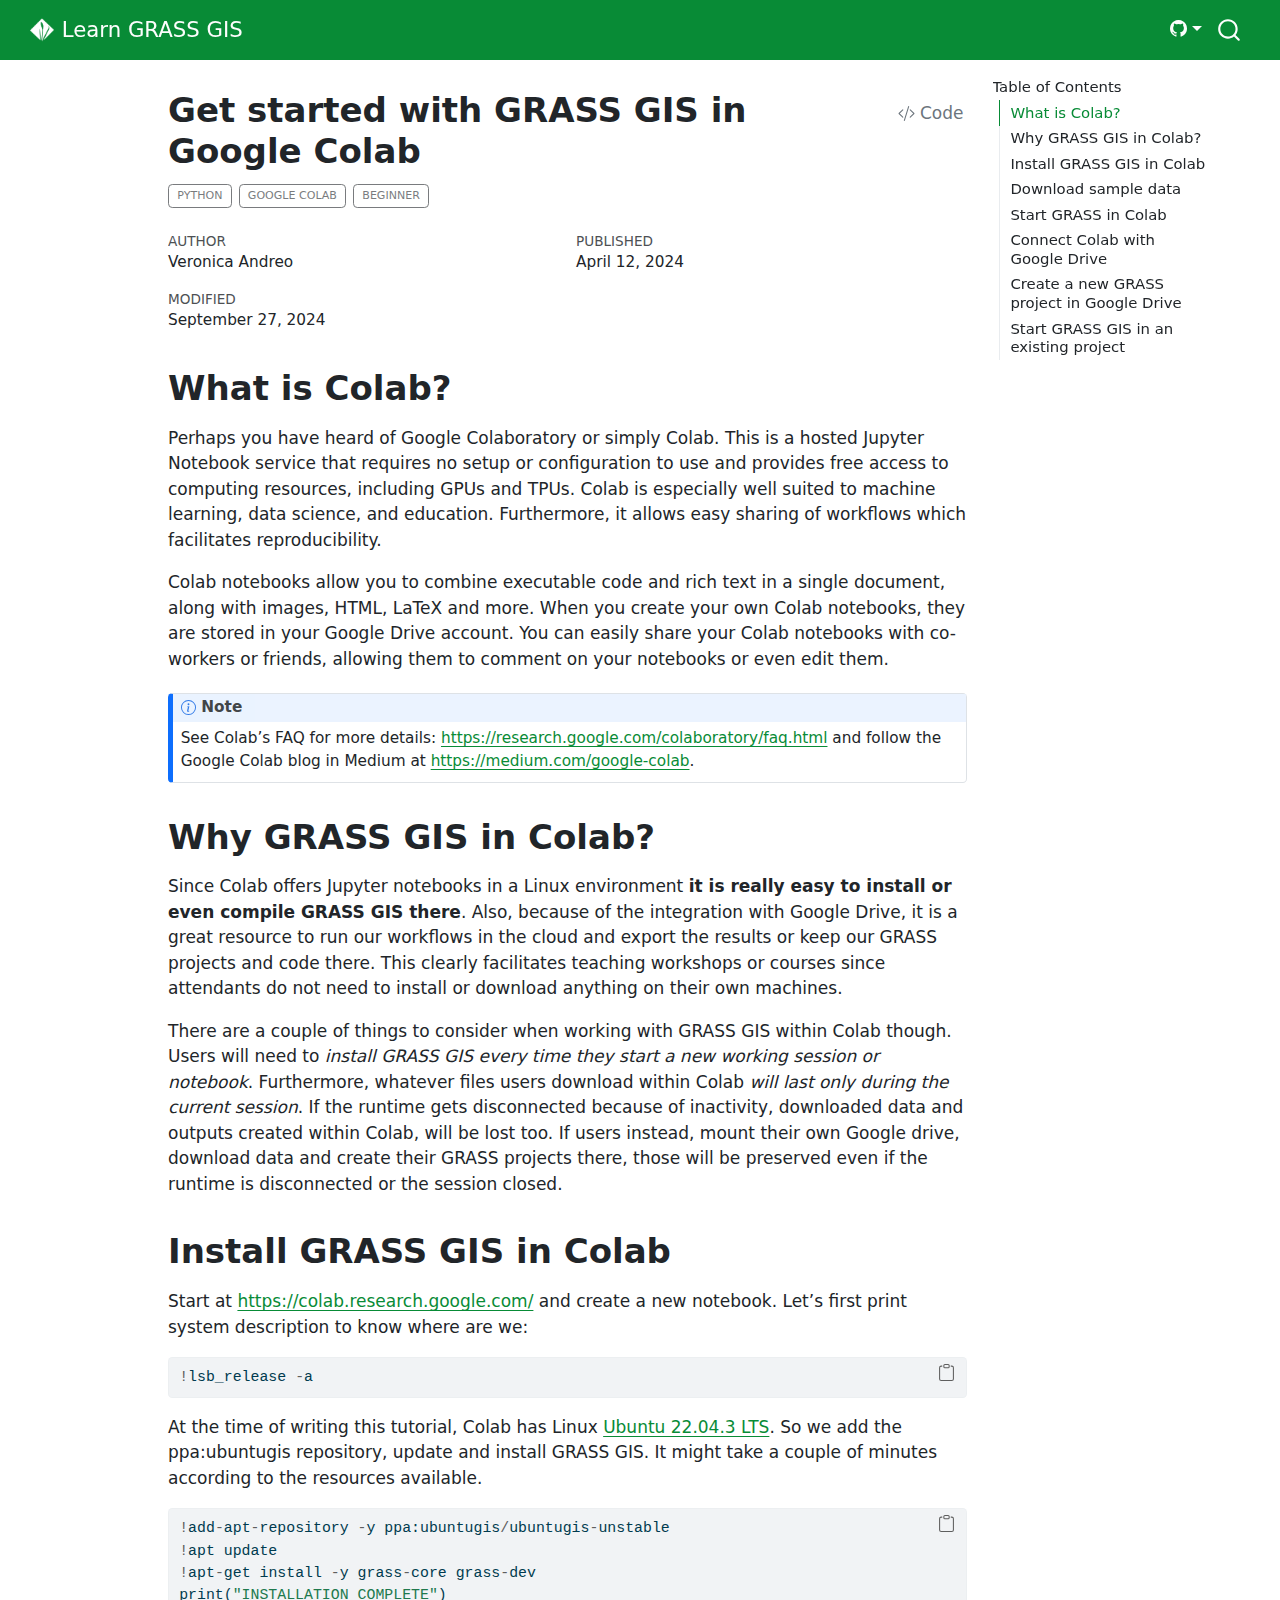
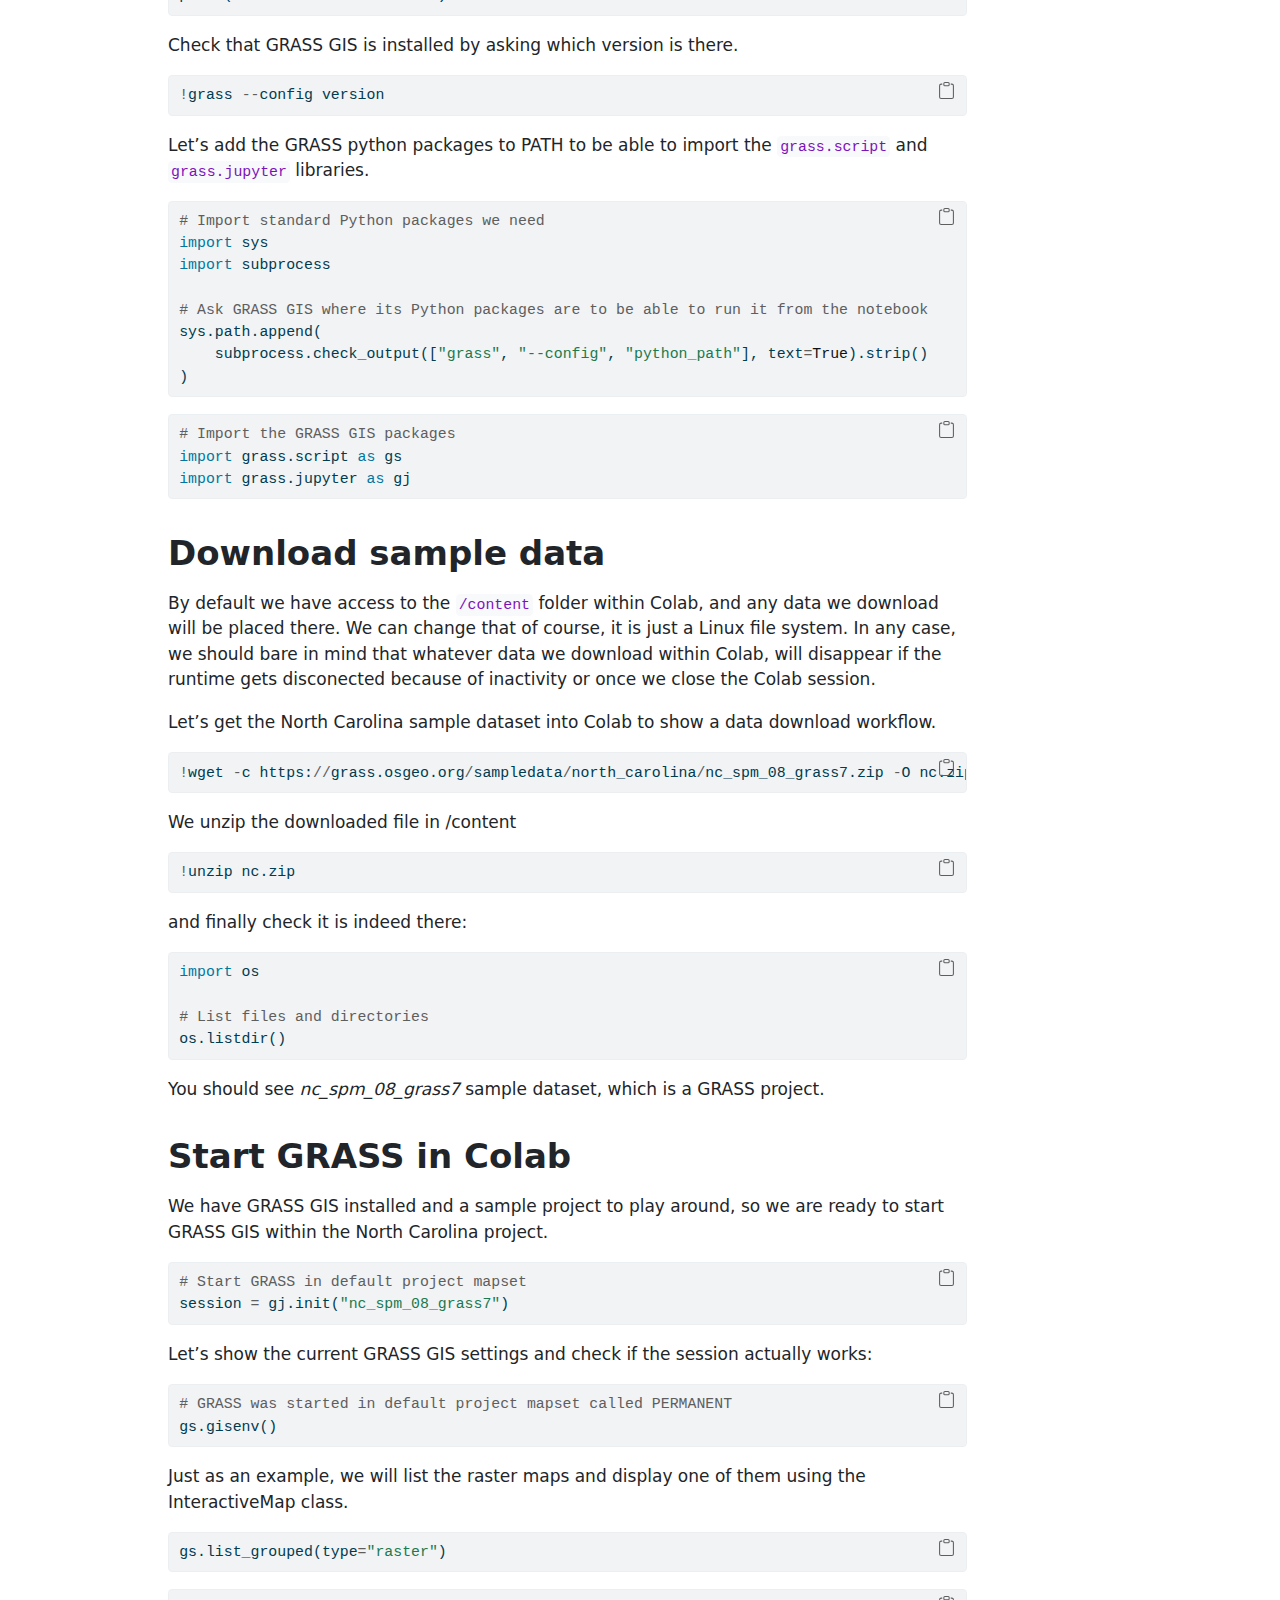
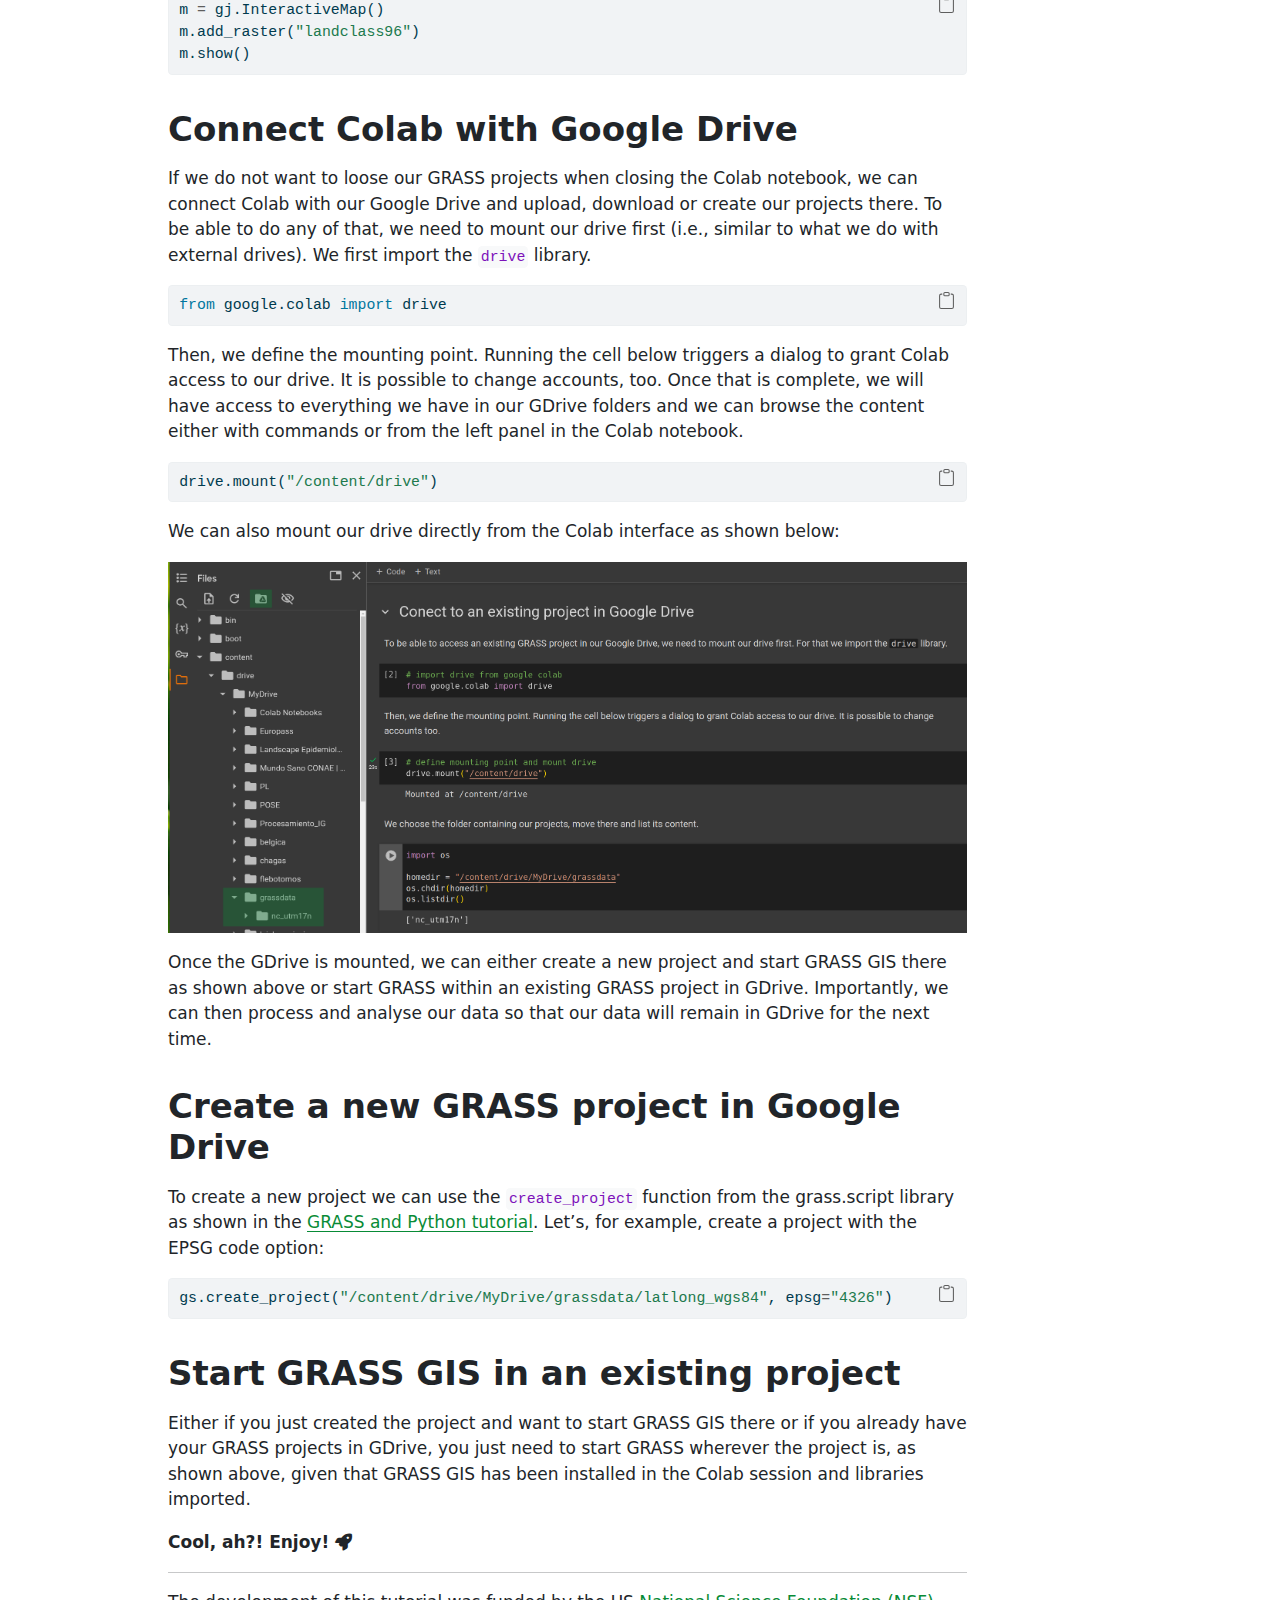
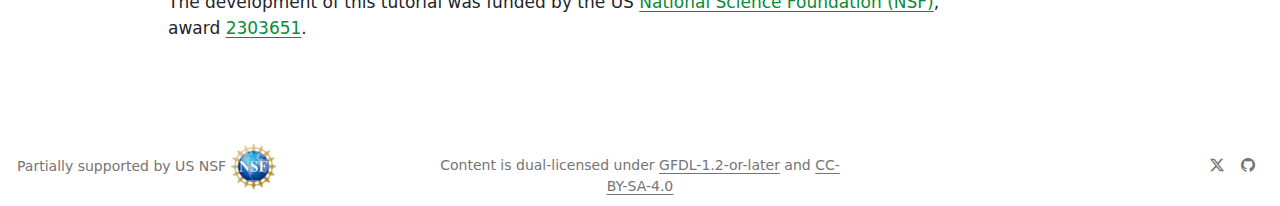
<file: content/tutorials/get_started/grass_gis_in_google_colab.html>
<!DOCTYPE html>
<html xmlns="http://www.w3.org/1999/xhtml" lang="en" xml:lang="en"><head>

<meta charset="utf-8">
<meta name="generator" content="quarto-1.5.57">

<meta name="viewport" content="width=device-width, initial-scale=1.0, user-scalable=yes">

<meta name="author" content="Veronica Andreo">
<meta name="dcterms.date" content="2024-04-12">

<title>Get started with GRASS GIS in Google Colab</title>
<style>
code{white-space: pre-wrap;}
span.smallcaps{font-variant: small-caps;}
div.columns{display: flex; gap: min(4vw, 1.5em);}
div.column{flex: auto; overflow-x: auto;}
div.hanging-indent{margin-left: 1.5em; text-indent: -1.5em;}
ul.task-list{list-style: none;}
ul.task-list li input[type="checkbox"] {
  width: 0.8em;
  margin: 0 0.8em 0.2em -1em; /* quarto-specific, see https://github.com/quarto-dev/quarto-cli/issues/4556 */ 
  vertical-align: middle;
}
/* CSS for syntax highlighting */
pre > code.sourceCode { white-space: pre; position: relative; }
pre > code.sourceCode > span { line-height: 1.25; }
pre > code.sourceCode > span:empty { height: 1.2em; }
.sourceCode { overflow: visible; }
code.sourceCode > span { color: inherit; text-decoration: inherit; }
div.sourceCode { margin: 1em 0; }
pre.sourceCode { margin: 0; }
@media screen {
div.sourceCode { overflow: auto; }
}
@media print {
pre > code.sourceCode { white-space: pre-wrap; }
pre > code.sourceCode > span { display: inline-block; text-indent: -5em; padding-left: 5em; }
}
pre.numberSource code
  { counter-reset: source-line 0; }
pre.numberSource code > span
  { position: relative; left: -4em; counter-increment: source-line; }
pre.numberSource code > span > a:first-child::before
  { content: counter(source-line);
    position: relative; left: -1em; text-align: right; vertical-align: baseline;
    border: none; display: inline-block;
    -webkit-touch-callout: none; -webkit-user-select: none;
    -khtml-user-select: none; -moz-user-select: none;
    -ms-user-select: none; user-select: none;
    padding: 0 4px; width: 4em;
  }
pre.numberSource { margin-left: 3em;  padding-left: 4px; }
div.sourceCode
  {   }
@media screen {
pre > code.sourceCode > span > a:first-child::before { text-decoration: underline; }
}
</style>


<script src="../../../site_libs/quarto-nav/quarto-nav.js"></script>
<script src="../../../site_libs/quarto-nav/headroom.min.js"></script>
<script src="../../../site_libs/clipboard/clipboard.min.js"></script>
<script src="../../../site_libs/quarto-search/autocomplete.umd.js"></script>
<script src="../../../site_libs/quarto-search/fuse.min.js"></script>
<script src="../../../site_libs/quarto-search/quarto-search.js"></script>
<meta name="quarto:offset" content="../../../">
<link href="../../../images/logos/grass-favicon-16x16.png" rel="icon" type="image/png">
<script src="../../../site_libs/quarto-html/quarto.js"></script>
<script src="../../../site_libs/quarto-html/popper.min.js"></script>
<script src="../../../site_libs/quarto-html/tippy.umd.min.js"></script>
<script src="../../../site_libs/quarto-html/anchor.min.js"></script>
<link href="../../../site_libs/quarto-html/tippy.css" rel="stylesheet">
<link href="../../../site_libs/quarto-html/quarto-syntax-highlighting.css" rel="stylesheet" id="quarto-text-highlighting-styles">
<script src="../../../site_libs/bootstrap/bootstrap.min.js"></script>
<link href="../../../site_libs/bootstrap/bootstrap-icons.css" rel="stylesheet">
<link href="../../../site_libs/bootstrap/bootstrap.min.css" rel="stylesheet" id="quarto-bootstrap" data-mode="light">
<link href="../../../site_libs/quarto-contrib/fontawesome6-0.1.0/all.css" rel="stylesheet">
<link href="../../../site_libs/quarto-contrib/fontawesome6-0.1.0/latex-fontsize.css" rel="stylesheet">
<script id="quarto-search-options" type="application/json">{
  "location": "navbar",
  "copy-button": false,
  "collapse-after": 3,
  "panel-placement": "end",
  "type": "overlay",
  "limit": 50,
  "keyboard-shortcut": [
    "f",
    "/",
    "s"
  ],
  "show-item-context": false,
  "language": {
    "search-no-results-text": "No results",
    "search-matching-documents-text": "matching documents",
    "search-copy-link-title": "Copy link to search",
    "search-hide-matches-text": "Hide additional matches",
    "search-more-match-text": "more match in this document",
    "search-more-matches-text": "more matches in this document",
    "search-clear-button-title": "Clear",
    "search-text-placeholder": "",
    "search-detached-cancel-button-title": "Cancel",
    "search-submit-button-title": "Submit",
    "search-label": "Search"
  }
}</script>


</head>

<body class="nav-fixed">

<div id="quarto-search-results"></div>
  <header id="quarto-header" class="headroom fixed-top">
    <nav class="navbar navbar-expand-lg " data-bs-theme="dark">
      <div class="navbar-container container-fluid">
      <div class="navbar-brand-container mx-auto">
    <a href="../../../index.html" class="navbar-brand navbar-brand-logo">
    <img src="../../../images/logos/grass-favicon-white-32x32.png" alt="" class="navbar-logo">
    </a>
    <a class="navbar-brand" href="../../../index.html">
    <span class="navbar-title">Learn GRASS GIS</span>
    </a>
  </div>
        <div class="quarto-navbar-tools tools-end">
    <div class="dropdown">
      <a href="" title="" id="quarto-navigation-tool-dropdown-0" class="quarto-navigation-tool dropdown-toggle px-1" data-bs-toggle="dropdown" aria-expanded="false" role="link" aria-label=""><i class="bi bi-github"></i></a>
      <ul class="dropdown-menu dropdown-menu-end" aria-labelledby="quarto-navigation-tool-dropdown-0">
          <li>
            <a class="dropdown-item quarto-navbar-tools-item" href="https://github.com/OSGeo/grass-tutorials">
            Source Code
            </a>
          </li>
          <li>
            <a class="dropdown-item quarto-navbar-tools-item" href="https://github.com/OSGeo/grass-tutorials/issues">
            Report an Issue
            </a>
          </li>
      </ul>
    </div>
</div>
          <div id="quarto-search" class="" title="Search"></div>
      </div> <!-- /container-fluid -->
    </nav>
</header>
<!-- content -->
<div id="quarto-content" class="quarto-container page-columns page-rows-contents page-layout-article page-navbar">
<!-- sidebar -->
<!-- margin-sidebar -->
    <div id="quarto-margin-sidebar" class="sidebar margin-sidebar">
        <nav id="TOC" role="doc-toc" class="toc-active">
    <h2 id="toc-title">Table of Contents</h2>
   
  <ul>
  <li><a href="#what-is-colab" id="toc-what-is-colab" class="nav-link active" data-scroll-target="#what-is-colab">What is Colab?</a></li>
  <li><a href="#why-grass-gis-in-colab" id="toc-why-grass-gis-in-colab" class="nav-link" data-scroll-target="#why-grass-gis-in-colab">Why GRASS GIS in Colab?</a></li>
  <li><a href="#install-grass-gis-in-colab" id="toc-install-grass-gis-in-colab" class="nav-link" data-scroll-target="#install-grass-gis-in-colab">Install GRASS GIS in Colab</a></li>
  <li><a href="#download-sample-data" id="toc-download-sample-data" class="nav-link" data-scroll-target="#download-sample-data">Download sample data</a></li>
  <li><a href="#start-grass-in-colab" id="toc-start-grass-in-colab" class="nav-link" data-scroll-target="#start-grass-in-colab">Start GRASS in Colab</a></li>
  <li><a href="#connect-colab-with-google-drive" id="toc-connect-colab-with-google-drive" class="nav-link" data-scroll-target="#connect-colab-with-google-drive">Connect Colab with Google Drive</a></li>
  <li><a href="#create-a-new-grass-project-in-google-drive" id="toc-create-a-new-grass-project-in-google-drive" class="nav-link" data-scroll-target="#create-a-new-grass-project-in-google-drive">Create a new GRASS project in Google Drive</a></li>
  <li><a href="#start-grass-gis-in-an-existing-project" id="toc-start-grass-gis-in-an-existing-project" class="nav-link" data-scroll-target="#start-grass-gis-in-an-existing-project">Start GRASS GIS in an existing project</a></li>
  </ul>
</nav>
    </div>
<!-- main -->
<main class="content" id="quarto-document-content">

<header id="title-block-header" class="quarto-title-block default">
<div class="quarto-title">
<div class="quarto-title-block"><div><h1 class="title">Get started with GRASS GIS in Google Colab</h1><button type="button" class="btn code-tools-button" id="quarto-code-tools-source"><i class="bi"></i> Code</button></div></div>
  <div class="quarto-categories">
    <div class="quarto-category">Python</div>
    <div class="quarto-category">Google Colab</div>
    <div class="quarto-category">beginner</div>
  </div>
  </div>



<div class="quarto-title-meta">

    <div>
    <div class="quarto-title-meta-heading">Author</div>
    <div class="quarto-title-meta-contents">
             <p>Veronica Andreo </p>
          </div>
  </div>
    
    <div>
    <div class="quarto-title-meta-heading">Published</div>
    <div class="quarto-title-meta-contents">
      <p class="date">April 12, 2024</p>
    </div>
  </div>
  
    <div>
    <div class="quarto-title-meta-heading">Modified</div>
    <div class="quarto-title-meta-contents">
      <p class="date-modified">September 27, 2024</p>
    </div>
  </div>
    
  </div>
  


</header>


<section id="what-is-colab" class="level1">
<h1>What is Colab?</h1>
<p>Perhaps you have heard of Google Colaboratory or simply Colab. This is a hosted Jupyter Notebook service that requires no setup or configuration to use and provides free access to computing resources, including GPUs and TPUs. Colab is especially well suited to machine learning, data science, and education. Furthermore, it allows easy sharing of workflows which facilitates reproducibility.</p>
<p>Colab notebooks allow you to combine executable code and rich text in a single document, along with images, HTML, LaTeX and more. When you create your own Colab notebooks, they are stored in your Google Drive account. You can easily share your Colab notebooks with co-workers or friends, allowing them to comment on your notebooks or even edit them.</p>
<div class="callout callout-style-default callout-note callout-titled">
<div class="callout-header d-flex align-content-center">
<div class="callout-icon-container">
<i class="callout-icon"></i>
</div>
<div class="callout-title-container flex-fill">
Note
</div>
</div>
<div class="callout-body-container callout-body">
<p>See Colab’s FAQ for more details: <a href="https://research.google.com/colaboratory/faq.html" class="uri">https://research.google.com/colaboratory/faq.html</a> and follow the Google Colab blog in Medium at <a href="https://medium.com/google-colab" class="uri">https://medium.com/google-colab</a>.</p>
</div>
</div>
</section>
<section id="why-grass-gis-in-colab" class="level1">
<h1>Why GRASS GIS in Colab?</h1>
<p>Since Colab offers Jupyter notebooks in a Linux environment <strong>it is really easy to install or even compile GRASS GIS there</strong>. Also, because of the integration with Google Drive, it is a great resource to run our workflows in the cloud and export the results or keep our GRASS projects and code there. This clearly facilitates teaching workshops or courses since attendants do not need to install or download anything on their own machines.</p>
<p>There are a couple of things to consider when working with GRASS GIS within Colab though. Users will need to <em>install GRASS GIS every time they start a new working session or notebook</em>. Furthermore, whatever files users download within Colab <em>will last only during the current session</em>. If the runtime gets disconnected because of inactivity, downloaded data and outputs created within Colab, will be lost too. If users instead, mount their own Google drive, download data and create their GRASS projects there, those will be preserved even if the runtime is disconnected or the session closed.</p>
</section>
<section id="install-grass-gis-in-colab" class="level1">
<h1>Install GRASS GIS in Colab</h1>
<p>Start at <a href="https://colab.research.google.com/" class="uri">https://colab.research.google.com/</a> and create a new notebook. Let’s first print system description to know where are we:</p>
<div class="cell" data-execution_count="1">
<div class="sourceCode cell-code" id="cb1"><pre class="sourceCode python code-with-copy"><code class="sourceCode python"><span id="cb1-1"><a href="#cb1-1" aria-hidden="true" tabindex="-1"></a><span class="op">!</span>lsb_release <span class="op">-</span>a</span></code><button title="Copy to Clipboard" class="code-copy-button"><i class="bi"></i></button></pre></div>
</div>
<p>At the time of writing this tutorial, Colab has Linux <a href="https://medium.com/google-colab/colab-updated-to-ubuntu-22-04-lts-709a91555b3c">Ubuntu 22.04.3 LTS</a>. So we add the ppa:ubuntugis repository, update and install GRASS GIS. It might take a couple of minutes according to the resources available.</p>
<div class="cell" data-execution_count="2">
<div class="sourceCode cell-code" id="cb2"><pre class="sourceCode python code-with-copy"><code class="sourceCode python"><span id="cb2-1"><a href="#cb2-1" aria-hidden="true" tabindex="-1"></a><span class="op">!</span>add<span class="op">-</span>apt<span class="op">-</span>repository <span class="op">-</span>y ppa:ubuntugis<span class="op">/</span>ubuntugis<span class="op">-</span>unstable</span>
<span id="cb2-2"><a href="#cb2-2" aria-hidden="true" tabindex="-1"></a><span class="op">!</span>apt update</span>
<span id="cb2-3"><a href="#cb2-3" aria-hidden="true" tabindex="-1"></a><span class="op">!</span>apt<span class="op">-</span>get install <span class="op">-</span>y grass<span class="op">-</span>core grass<span class="op">-</span>dev</span>
<span id="cb2-4"><a href="#cb2-4" aria-hidden="true" tabindex="-1"></a><span class="bu">print</span>(<span class="st">"INSTALLATION COMPLETE"</span>)</span></code><button title="Copy to Clipboard" class="code-copy-button"><i class="bi"></i></button></pre></div>
</div>
<p>Check that GRASS GIS is installed by asking which version is there.</p>
<div class="cell" data-execution_count="3">
<div class="sourceCode cell-code" id="cb3"><pre class="sourceCode python code-with-copy"><code class="sourceCode python"><span id="cb3-1"><a href="#cb3-1" aria-hidden="true" tabindex="-1"></a><span class="op">!</span>grass <span class="op">--</span>config version</span></code><button title="Copy to Clipboard" class="code-copy-button"><i class="bi"></i></button></pre></div>
</div>
<p>Let’s add the GRASS python packages to PATH to be able to import the <code>grass.script</code> and <code>grass.jupyter</code> libraries.</p>
<div class="cell" data-execution_count="4">
<div class="sourceCode cell-code" id="cb4"><pre class="sourceCode python code-with-copy"><code class="sourceCode python"><span id="cb4-1"><a href="#cb4-1" aria-hidden="true" tabindex="-1"></a><span class="co"># Import standard Python packages we need</span></span>
<span id="cb4-2"><a href="#cb4-2" aria-hidden="true" tabindex="-1"></a><span class="im">import</span> sys</span>
<span id="cb4-3"><a href="#cb4-3" aria-hidden="true" tabindex="-1"></a><span class="im">import</span> subprocess</span>
<span id="cb4-4"><a href="#cb4-4" aria-hidden="true" tabindex="-1"></a></span>
<span id="cb4-5"><a href="#cb4-5" aria-hidden="true" tabindex="-1"></a><span class="co"># Ask GRASS GIS where its Python packages are to be able to run it from the notebook</span></span>
<span id="cb4-6"><a href="#cb4-6" aria-hidden="true" tabindex="-1"></a>sys.path.append(</span>
<span id="cb4-7"><a href="#cb4-7" aria-hidden="true" tabindex="-1"></a>    subprocess.check_output([<span class="st">"grass"</span>, <span class="st">"--config"</span>, <span class="st">"python_path"</span>], text<span class="op">=</span><span class="va">True</span>).strip()</span>
<span id="cb4-8"><a href="#cb4-8" aria-hidden="true" tabindex="-1"></a>)</span></code><button title="Copy to Clipboard" class="code-copy-button"><i class="bi"></i></button></pre></div>
</div>
<div class="cell" data-execution_count="5">
<div class="sourceCode cell-code" id="cb5"><pre class="sourceCode python code-with-copy"><code class="sourceCode python"><span id="cb5-1"><a href="#cb5-1" aria-hidden="true" tabindex="-1"></a><span class="co"># Import the GRASS GIS packages</span></span>
<span id="cb5-2"><a href="#cb5-2" aria-hidden="true" tabindex="-1"></a><span class="im">import</span> grass.script <span class="im">as</span> gs</span>
<span id="cb5-3"><a href="#cb5-3" aria-hidden="true" tabindex="-1"></a><span class="im">import</span> grass.jupyter <span class="im">as</span> gj</span></code><button title="Copy to Clipboard" class="code-copy-button"><i class="bi"></i></button></pre></div>
</div>
</section>
<section id="download-sample-data" class="level1">
<h1>Download sample data</h1>
<p>By default we have access to the <code>/content</code> folder within Colab, and any data we download will be placed there. We can change that of course, it is just a Linux file system. In any case, we should bare in mind that whatever data we download within Colab, will disappear if the runtime gets disconected because of inactivity or once we close the Colab session.</p>
<p>Let’s get the North Carolina sample dataset into Colab to show a data download workflow.</p>
<div class="cell" data-execution_count="6">
<div class="sourceCode cell-code" id="cb6"><pre class="sourceCode python code-with-copy"><code class="sourceCode python"><span id="cb6-1"><a href="#cb6-1" aria-hidden="true" tabindex="-1"></a><span class="op">!</span>wget <span class="op">-</span>c https:<span class="op">//</span>grass.osgeo.org<span class="op">/</span>sampledata<span class="op">/</span>north_carolina<span class="op">/</span>nc_spm_08_grass7.<span class="bu">zip</span> <span class="op">-</span>O nc.<span class="bu">zip</span></span></code><button title="Copy to Clipboard" class="code-copy-button"><i class="bi"></i></button></pre></div>
</div>
<p>We unzip the downloaded file in /content</p>
<div class="cell" data-execution_count="7">
<div class="sourceCode cell-code" id="cb7"><pre class="sourceCode python code-with-copy"><code class="sourceCode python"><span id="cb7-1"><a href="#cb7-1" aria-hidden="true" tabindex="-1"></a><span class="op">!</span>unzip nc.<span class="bu">zip</span></span></code><button title="Copy to Clipboard" class="code-copy-button"><i class="bi"></i></button></pre></div>
</div>
<p>and finally check it is indeed there:</p>
<div class="cell" data-execution_count="8">
<div class="sourceCode cell-code" id="cb8"><pre class="sourceCode python code-with-copy"><code class="sourceCode python"><span id="cb8-1"><a href="#cb8-1" aria-hidden="true" tabindex="-1"></a><span class="im">import</span> os</span>
<span id="cb8-2"><a href="#cb8-2" aria-hidden="true" tabindex="-1"></a></span>
<span id="cb8-3"><a href="#cb8-3" aria-hidden="true" tabindex="-1"></a><span class="co"># List files and directories</span></span>
<span id="cb8-4"><a href="#cb8-4" aria-hidden="true" tabindex="-1"></a>os.listdir()</span></code><button title="Copy to Clipboard" class="code-copy-button"><i class="bi"></i></button></pre></div>
</div>
<p>You should see <em>nc_spm_08_grass7</em> sample dataset, which is a GRASS project.</p>
</section>
<section id="start-grass-in-colab" class="level1">
<h1>Start GRASS in Colab</h1>
<p>We have GRASS GIS installed and a sample project to play around, so we are ready to start GRASS GIS within the North Carolina project.</p>
<div class="cell" data-execution_count="9">
<div class="sourceCode cell-code" id="cb9"><pre class="sourceCode python code-with-copy"><code class="sourceCode python"><span id="cb9-1"><a href="#cb9-1" aria-hidden="true" tabindex="-1"></a><span class="co"># Start GRASS in default project mapset</span></span>
<span id="cb9-2"><a href="#cb9-2" aria-hidden="true" tabindex="-1"></a>session <span class="op">=</span> gj.init(<span class="st">"nc_spm_08_grass7"</span>)</span></code><button title="Copy to Clipboard" class="code-copy-button"><i class="bi"></i></button></pre></div>
</div>
<p>Let’s show the current GRASS GIS settings and check if the session actually works:</p>
<div class="cell" data-execution_count="10">
<div class="sourceCode cell-code" id="cb10"><pre class="sourceCode python code-with-copy"><code class="sourceCode python"><span id="cb10-1"><a href="#cb10-1" aria-hidden="true" tabindex="-1"></a><span class="co"># GRASS was started in default project mapset called PERMANENT</span></span>
<span id="cb10-2"><a href="#cb10-2" aria-hidden="true" tabindex="-1"></a>gs.gisenv()</span></code><button title="Copy to Clipboard" class="code-copy-button"><i class="bi"></i></button></pre></div>
</div>
<p>Just as an example, we will list the raster maps and display one of them using the InteractiveMap class.</p>
<div class="cell" data-execution_count="11">
<div class="sourceCode cell-code" id="cb11"><pre class="sourceCode python code-with-copy"><code class="sourceCode python"><span id="cb11-1"><a href="#cb11-1" aria-hidden="true" tabindex="-1"></a>gs.list_grouped(<span class="bu">type</span><span class="op">=</span><span class="st">"raster"</span>)</span></code><button title="Copy to Clipboard" class="code-copy-button"><i class="bi"></i></button></pre></div>
</div>
<div class="cell" data-execution_count="12">
<div class="sourceCode cell-code" id="cb12"><pre class="sourceCode python code-with-copy"><code class="sourceCode python"><span id="cb12-1"><a href="#cb12-1" aria-hidden="true" tabindex="-1"></a>m <span class="op">=</span> gj.InteractiveMap()</span>
<span id="cb12-2"><a href="#cb12-2" aria-hidden="true" tabindex="-1"></a>m.add_raster(<span class="st">"landclass96"</span>)</span>
<span id="cb12-3"><a href="#cb12-3" aria-hidden="true" tabindex="-1"></a>m.show()</span></code><button title="Copy to Clipboard" class="code-copy-button"><i class="bi"></i></button></pre></div>
</div>
</section>
<section id="connect-colab-with-google-drive" class="level1">
<h1>Connect Colab with Google Drive</h1>
<p>If we do not want to loose our GRASS projects when closing the Colab notebook, we can connect Colab with our Google Drive and upload, download or create our projects there. To be able to do any of that, we need to mount our drive first (i.e., similar to what we do with external drives). We first import the <code>drive</code> library.</p>
<div class="cell" data-execution_count="13">
<div class="sourceCode cell-code" id="cb13"><pre class="sourceCode python code-with-copy"><code class="sourceCode python"><span id="cb13-1"><a href="#cb13-1" aria-hidden="true" tabindex="-1"></a><span class="im">from</span> google.colab <span class="im">import</span> drive </span></code><button title="Copy to Clipboard" class="code-copy-button"><i class="bi"></i></button></pre></div>
</div>
<p>Then, we define the mounting point. Running the cell below triggers a dialog to grant Colab access to our drive. It is possible to change accounts, too. Once that is complete, we will have access to everything we have in our GDrive folders and we can browse the content either with commands or from the left panel in the Colab notebook.</p>
<div class="cell" data-execution_count="14">
<div class="sourceCode cell-code" id="cb14"><pre class="sourceCode python code-with-copy"><code class="sourceCode python"><span id="cb14-1"><a href="#cb14-1" aria-hidden="true" tabindex="-1"></a>drive.mount(<span class="st">"/content/drive"</span>)</span></code><button title="Copy to Clipboard" class="code-copy-button"><i class="bi"></i></button></pre></div>
</div>
<p>We can also mount our drive directly from the Colab interface as shown below:</p>
<p><img src="images/colab_mount_gdrive.png" class="preview-image img-fluid"></p>
<p>Once the GDrive is mounted, we can either create a new project and start GRASS GIS there as shown above or start GRASS within an existing GRASS project in GDrive. Importantly, we can then process and analyse our data so that our data will remain in GDrive for the next time.</p>
</section>
<section id="create-a-new-grass-project-in-google-drive" class="level1">
<h1>Create a new GRASS project in Google Drive</h1>
<p>To create a new project we can use the <code>create_project</code> function from the grass.script library as shown in the <a href="">GRASS and Python tutorial</a>. Let’s, for example, create a project with the EPSG code option:</p>
<div class="cell" data-execution_count="15">
<div class="sourceCode cell-code" id="cb15"><pre class="sourceCode python code-with-copy"><code class="sourceCode python"><span id="cb15-1"><a href="#cb15-1" aria-hidden="true" tabindex="-1"></a>gs.create_project(<span class="st">"/content/drive/MyDrive/grassdata/latlong_wgs84"</span>, epsg<span class="op">=</span><span class="st">"4326"</span>)</span></code><button title="Copy to Clipboard" class="code-copy-button"><i class="bi"></i></button></pre></div>
</div>
</section>
<section id="start-grass-gis-in-an-existing-project" class="level1">
<h1>Start GRASS GIS in an existing project</h1>
<p>Either if you just created the project and want to start GRASS GIS there or if you already have your GRASS projects in GDrive, you just need to start GRASS wherever the project is, as shown above, given that GRASS GIS has been installed in the Colab session and libraries imported.</p>
<p><strong>Cool, ah?! Enjoy!</strong> <i class="fa-solid fa-rocket" aria-label="rocket"></i></p>
<hr>
<div class="smaller">
<p>The development of this tutorial was funded by the US <a href="https://www.nsf.gov/">National Science Foundation (NSF)</a>, award <a href="https://www.nsf.gov/awardsearch/showAward?AWD_ID=2303651">2303651</a>.</p>
</div>


<!-- -->

</section>

</main> <!-- /main -->
<script id="quarto-html-after-body" type="application/javascript">
window.document.addEventListener("DOMContentLoaded", function (event) {
  const toggleBodyColorMode = (bsSheetEl) => {
    const mode = bsSheetEl.getAttribute("data-mode");
    const bodyEl = window.document.querySelector("body");
    if (mode === "dark") {
      bodyEl.classList.add("quarto-dark");
      bodyEl.classList.remove("quarto-light");
    } else {
      bodyEl.classList.add("quarto-light");
      bodyEl.classList.remove("quarto-dark");
    }
  }
  const toggleBodyColorPrimary = () => {
    const bsSheetEl = window.document.querySelector("link#quarto-bootstrap");
    if (bsSheetEl) {
      toggleBodyColorMode(bsSheetEl);
    }
  }
  toggleBodyColorPrimary();  
  const icon = "";
  const anchorJS = new window.AnchorJS();
  anchorJS.options = {
    placement: 'right',
    icon: icon
  };
  anchorJS.add('.anchored');
  const isCodeAnnotation = (el) => {
    for (const clz of el.classList) {
      if (clz.startsWith('code-annotation-')) {                     
        return true;
      }
    }
    return false;
  }
  const onCopySuccess = function(e) {
    // button target
    const button = e.trigger;
    // don't keep focus
    button.blur();
    // flash "checked"
    button.classList.add('code-copy-button-checked');
    var currentTitle = button.getAttribute("title");
    button.setAttribute("title", "Copied!");
    let tooltip;
    if (window.bootstrap) {
      button.setAttribute("data-bs-toggle", "tooltip");
      button.setAttribute("data-bs-placement", "left");
      button.setAttribute("data-bs-title", "Copied!");
      tooltip = new bootstrap.Tooltip(button, 
        { trigger: "manual", 
          customClass: "code-copy-button-tooltip",
          offset: [0, -8]});
      tooltip.show();    
    }
    setTimeout(function() {
      if (tooltip) {
        tooltip.hide();
        button.removeAttribute("data-bs-title");
        button.removeAttribute("data-bs-toggle");
        button.removeAttribute("data-bs-placement");
      }
      button.setAttribute("title", currentTitle);
      button.classList.remove('code-copy-button-checked');
    }, 1000);
    // clear code selection
    e.clearSelection();
  }
  const getTextToCopy = function(trigger) {
      const codeEl = trigger.previousElementSibling.cloneNode(true);
      for (const childEl of codeEl.children) {
        if (isCodeAnnotation(childEl)) {
          childEl.remove();
        }
      }
      return codeEl.innerText;
  }
  const clipboard = new window.ClipboardJS('.code-copy-button:not([data-in-quarto-modal])', {
    text: getTextToCopy
  });
  clipboard.on('success', onCopySuccess);
  if (window.document.getElementById('quarto-embedded-source-code-modal')) {
    // For code content inside modals, clipBoardJS needs to be initialized with a container option
    // TODO: Check when it could be a function (https://github.com/zenorocha/clipboard.js/issues/860)
    const clipboardModal = new window.ClipboardJS('.code-copy-button[data-in-quarto-modal]', {
      text: getTextToCopy,
      container: window.document.getElementById('quarto-embedded-source-code-modal')
    });
    clipboardModal.on('success', onCopySuccess);
  }
  const viewSource = window.document.getElementById('quarto-view-source') ||
                     window.document.getElementById('quarto-code-tools-source');
  if (viewSource) {
    const sourceUrl = viewSource.getAttribute("data-quarto-source-url");
    viewSource.addEventListener("click", function(e) {
      if (sourceUrl) {
        // rstudio viewer pane
        if (/\bcapabilities=\b/.test(window.location)) {
          window.open(sourceUrl);
        } else {
          window.location.href = sourceUrl;
        }
      } else {
        const modal = new bootstrap.Modal(document.getElementById('quarto-embedded-source-code-modal'));
        modal.show();
      }
      return false;
    });
  }
  function toggleCodeHandler(show) {
    return function(e) {
      const detailsSrc = window.document.querySelectorAll(".cell > details > .sourceCode");
      for (let i=0; i<detailsSrc.length; i++) {
        const details = detailsSrc[i].parentElement;
        if (show) {
          details.open = true;
        } else {
          details.removeAttribute("open");
        }
      }
      const cellCodeDivs = window.document.querySelectorAll(".cell > .sourceCode");
      const fromCls = show ? "hidden" : "unhidden";
      const toCls = show ? "unhidden" : "hidden";
      for (let i=0; i<cellCodeDivs.length; i++) {
        const codeDiv = cellCodeDivs[i];
        if (codeDiv.classList.contains(fromCls)) {
          codeDiv.classList.remove(fromCls);
          codeDiv.classList.add(toCls);
        } 
      }
      return false;
    }
  }
  const hideAllCode = window.document.getElementById("quarto-hide-all-code");
  if (hideAllCode) {
    hideAllCode.addEventListener("click", toggleCodeHandler(false));
  }
  const showAllCode = window.document.getElementById("quarto-show-all-code");
  if (showAllCode) {
    showAllCode.addEventListener("click", toggleCodeHandler(true));
  }
    var localhostRegex = new RegExp(/^(?:http|https):\/\/localhost\:?[0-9]*\//);
    var mailtoRegex = new RegExp(/^mailto:/);
      var filterRegex = new RegExp("https:\/\/OSGeo\.github\.io\/grass-tutorials\/");
    var isInternal = (href) => {
        return filterRegex.test(href) || localhostRegex.test(href) || mailtoRegex.test(href);
    }
    // Inspect non-navigation links and adorn them if external
 	var links = window.document.querySelectorAll('a[href]:not(.nav-link):not(.navbar-brand):not(.toc-action):not(.sidebar-link):not(.sidebar-item-toggle):not(.pagination-link):not(.no-external):not([aria-hidden]):not(.dropdown-item):not(.quarto-navigation-tool):not(.about-link)');
    for (var i=0; i<links.length; i++) {
      const link = links[i];
      if (!isInternal(link.href)) {
        // undo the damage that might have been done by quarto-nav.js in the case of
        // links that we want to consider external
        if (link.dataset.originalHref !== undefined) {
          link.href = link.dataset.originalHref;
        }
      }
    }
  function tippyHover(el, contentFn, onTriggerFn, onUntriggerFn) {
    const config = {
      allowHTML: true,
      maxWidth: 500,
      delay: 100,
      arrow: false,
      appendTo: function(el) {
          return el.parentElement;
      },
      interactive: true,
      interactiveBorder: 10,
      theme: 'quarto',
      placement: 'bottom-start',
    };
    if (contentFn) {
      config.content = contentFn;
    }
    if (onTriggerFn) {
      config.onTrigger = onTriggerFn;
    }
    if (onUntriggerFn) {
      config.onUntrigger = onUntriggerFn;
    }
    window.tippy(el, config); 
  }
  const noterefs = window.document.querySelectorAll('a[role="doc-noteref"]');
  for (var i=0; i<noterefs.length; i++) {
    const ref = noterefs[i];
    tippyHover(ref, function() {
      // use id or data attribute instead here
      let href = ref.getAttribute('data-footnote-href') || ref.getAttribute('href');
      try { href = new URL(href).hash; } catch {}
      const id = href.replace(/^#\/?/, "");
      const note = window.document.getElementById(id);
      if (note) {
        return note.innerHTML;
      } else {
        return "";
      }
    });
  }
  const xrefs = window.document.querySelectorAll('a.quarto-xref');
  const processXRef = (id, note) => {
    // Strip column container classes
    const stripColumnClz = (el) => {
      el.classList.remove("page-full", "page-columns");
      if (el.children) {
        for (const child of el.children) {
          stripColumnClz(child);
        }
      }
    }
    stripColumnClz(note)
    if (id === null || id.startsWith('sec-')) {
      // Special case sections, only their first couple elements
      const container = document.createElement("div");
      if (note.children && note.children.length > 2) {
        container.appendChild(note.children[0].cloneNode(true));
        for (let i = 1; i < note.children.length; i++) {
          const child = note.children[i];
          if (child.tagName === "P" && child.innerText === "") {
            continue;
          } else {
            container.appendChild(child.cloneNode(true));
            break;
          }
        }
        if (window.Quarto?.typesetMath) {
          window.Quarto.typesetMath(container);
        }
        return container.innerHTML
      } else {
        if (window.Quarto?.typesetMath) {
          window.Quarto.typesetMath(note);
        }
        return note.innerHTML;
      }
    } else {
      // Remove any anchor links if they are present
      const anchorLink = note.querySelector('a.anchorjs-link');
      if (anchorLink) {
        anchorLink.remove();
      }
      if (window.Quarto?.typesetMath) {
        window.Quarto.typesetMath(note);
      }
      // TODO in 1.5, we should make sure this works without a callout special case
      if (note.classList.contains("callout")) {
        return note.outerHTML;
      } else {
        return note.innerHTML;
      }
    }
  }
  for (var i=0; i<xrefs.length; i++) {
    const xref = xrefs[i];
    tippyHover(xref, undefined, function(instance) {
      instance.disable();
      let url = xref.getAttribute('href');
      let hash = undefined; 
      if (url.startsWith('#')) {
        hash = url;
      } else {
        try { hash = new URL(url).hash; } catch {}
      }
      if (hash) {
        const id = hash.replace(/^#\/?/, "");
        const note = window.document.getElementById(id);
        if (note !== null) {
          try {
            const html = processXRef(id, note.cloneNode(true));
            instance.setContent(html);
          } finally {
            instance.enable();
            instance.show();
          }
        } else {
          // See if we can fetch this
          fetch(url.split('#')[0])
          .then(res => res.text())
          .then(html => {
            const parser = new DOMParser();
            const htmlDoc = parser.parseFromString(html, "text/html");
            const note = htmlDoc.getElementById(id);
            if (note !== null) {
              const html = processXRef(id, note);
              instance.setContent(html);
            } 
          }).finally(() => {
            instance.enable();
            instance.show();
          });
        }
      } else {
        // See if we can fetch a full url (with no hash to target)
        // This is a special case and we should probably do some content thinning / targeting
        fetch(url)
        .then(res => res.text())
        .then(html => {
          const parser = new DOMParser();
          const htmlDoc = parser.parseFromString(html, "text/html");
          const note = htmlDoc.querySelector('main.content');
          if (note !== null) {
            // This should only happen for chapter cross references
            // (since there is no id in the URL)
            // remove the first header
            if (note.children.length > 0 && note.children[0].tagName === "HEADER") {
              note.children[0].remove();
            }
            const html = processXRef(null, note);
            instance.setContent(html);
          } 
        }).finally(() => {
          instance.enable();
          instance.show();
        });
      }
    }, function(instance) {
    });
  }
      let selectedAnnoteEl;
      const selectorForAnnotation = ( cell, annotation) => {
        let cellAttr = 'data-code-cell="' + cell + '"';
        let lineAttr = 'data-code-annotation="' +  annotation + '"';
        const selector = 'span[' + cellAttr + '][' + lineAttr + ']';
        return selector;
      }
      const selectCodeLines = (annoteEl) => {
        const doc = window.document;
        const targetCell = annoteEl.getAttribute("data-target-cell");
        const targetAnnotation = annoteEl.getAttribute("data-target-annotation");
        const annoteSpan = window.document.querySelector(selectorForAnnotation(targetCell, targetAnnotation));
        const lines = annoteSpan.getAttribute("data-code-lines").split(",");
        const lineIds = lines.map((line) => {
          return targetCell + "-" + line;
        })
        let top = null;
        let height = null;
        let parent = null;
        if (lineIds.length > 0) {
            //compute the position of the single el (top and bottom and make a div)
            const el = window.document.getElementById(lineIds[0]);
            top = el.offsetTop;
            height = el.offsetHeight;
            parent = el.parentElement.parentElement;
          if (lineIds.length > 1) {
            const lastEl = window.document.getElementById(lineIds[lineIds.length - 1]);
            const bottom = lastEl.offsetTop + lastEl.offsetHeight;
            height = bottom - top;
          }
          if (top !== null && height !== null && parent !== null) {
            // cook up a div (if necessary) and position it 
            let div = window.document.getElementById("code-annotation-line-highlight");
            if (div === null) {
              div = window.document.createElement("div");
              div.setAttribute("id", "code-annotation-line-highlight");
              div.style.position = 'absolute';
              parent.appendChild(div);
            }
            div.style.top = top - 2 + "px";
            div.style.height = height + 4 + "px";
            div.style.left = 0;
            let gutterDiv = window.document.getElementById("code-annotation-line-highlight-gutter");
            if (gutterDiv === null) {
              gutterDiv = window.document.createElement("div");
              gutterDiv.setAttribute("id", "code-annotation-line-highlight-gutter");
              gutterDiv.style.position = 'absolute';
              const codeCell = window.document.getElementById(targetCell);
              const gutter = codeCell.querySelector('.code-annotation-gutter');
              gutter.appendChild(gutterDiv);
            }
            gutterDiv.style.top = top - 2 + "px";
            gutterDiv.style.height = height + 4 + "px";
          }
          selectedAnnoteEl = annoteEl;
        }
      };
      const unselectCodeLines = () => {
        const elementsIds = ["code-annotation-line-highlight", "code-annotation-line-highlight-gutter"];
        elementsIds.forEach((elId) => {
          const div = window.document.getElementById(elId);
          if (div) {
            div.remove();
          }
        });
        selectedAnnoteEl = undefined;
      };
        // Handle positioning of the toggle
    window.addEventListener(
      "resize",
      throttle(() => {
        elRect = undefined;
        if (selectedAnnoteEl) {
          selectCodeLines(selectedAnnoteEl);
        }
      }, 10)
    );
    function throttle(fn, ms) {
    let throttle = false;
    let timer;
      return (...args) => {
        if(!throttle) { // first call gets through
            fn.apply(this, args);
            throttle = true;
        } else { // all the others get throttled
            if(timer) clearTimeout(timer); // cancel #2
            timer = setTimeout(() => {
              fn.apply(this, args);
              timer = throttle = false;
            }, ms);
        }
      };
    }
      // Attach click handler to the DT
      const annoteDls = window.document.querySelectorAll('dt[data-target-cell]');
      for (const annoteDlNode of annoteDls) {
        annoteDlNode.addEventListener('click', (event) => {
          const clickedEl = event.target;
          if (clickedEl !== selectedAnnoteEl) {
            unselectCodeLines();
            const activeEl = window.document.querySelector('dt[data-target-cell].code-annotation-active');
            if (activeEl) {
              activeEl.classList.remove('code-annotation-active');
            }
            selectCodeLines(clickedEl);
            clickedEl.classList.add('code-annotation-active');
          } else {
            // Unselect the line
            unselectCodeLines();
            clickedEl.classList.remove('code-annotation-active');
          }
        });
      }
  const findCites = (el) => {
    const parentEl = el.parentElement;
    if (parentEl) {
      const cites = parentEl.dataset.cites;
      if (cites) {
        return {
          el,
          cites: cites.split(' ')
        };
      } else {
        return findCites(el.parentElement)
      }
    } else {
      return undefined;
    }
  };
  var bibliorefs = window.document.querySelectorAll('a[role="doc-biblioref"]');
  for (var i=0; i<bibliorefs.length; i++) {
    const ref = bibliorefs[i];
    const citeInfo = findCites(ref);
    if (citeInfo) {
      tippyHover(citeInfo.el, function() {
        var popup = window.document.createElement('div');
        citeInfo.cites.forEach(function(cite) {
          var citeDiv = window.document.createElement('div');
          citeDiv.classList.add('hanging-indent');
          citeDiv.classList.add('csl-entry');
          var biblioDiv = window.document.getElementById('ref-' + cite);
          if (biblioDiv) {
            citeDiv.innerHTML = biblioDiv.innerHTML;
          }
          popup.appendChild(citeDiv);
        });
        return popup.innerHTML;
      });
    }
  }
});
</script><div class="modal fade" id="quarto-embedded-source-code-modal" tabindex="-1" aria-labelledby="quarto-embedded-source-code-modal-label" aria-hidden="true"><div class="modal-dialog modal-dialog-scrollable"><div class="modal-content"><div class="modal-header"><h5 class="modal-title" id="quarto-embedded-source-code-modal-label">Source Code</h5><button class="btn-close" data-bs-dismiss="modal"></button></div><div class="modal-body"><div class="">
<div class="sourceCode" id="cb16" data-shortcodes="false"><pre class="sourceCode markdown code-with-copy"><code class="sourceCode markdown"><span id="cb16-1"><a href="#cb16-1" aria-hidden="true" tabindex="-1"></a><span class="co">---</span></span>
<span id="cb16-2"><a href="#cb16-2" aria-hidden="true" tabindex="-1"></a><span class="an">title:</span><span class="co"> "Get started with GRASS GIS in Google Colab"</span></span>
<span id="cb16-3"><a href="#cb16-3" aria-hidden="true" tabindex="-1"></a><span class="an">author:</span><span class="co"> "Veronica Andreo"</span></span>
<span id="cb16-4"><a href="#cb16-4" aria-hidden="true" tabindex="-1"></a><span class="an">date:</span><span class="co"> 2024-04-12</span></span>
<span id="cb16-5"><a href="#cb16-5" aria-hidden="true" tabindex="-1"></a><span class="an">date-modified:</span><span class="co"> today</span></span>
<span id="cb16-6"><a href="#cb16-6" aria-hidden="true" tabindex="-1"></a><span class="an">format:</span><span class="co"> </span></span>
<span id="cb16-7"><a href="#cb16-7" aria-hidden="true" tabindex="-1"></a><span class="co">  html:</span></span>
<span id="cb16-8"><a href="#cb16-8" aria-hidden="true" tabindex="-1"></a><span class="co">    toc: true</span></span>
<span id="cb16-9"><a href="#cb16-9" aria-hidden="true" tabindex="-1"></a><span class="co">    code-tools: true</span></span>
<span id="cb16-10"><a href="#cb16-10" aria-hidden="true" tabindex="-1"></a><span class="co">    code-copy: true</span></span>
<span id="cb16-11"><a href="#cb16-11" aria-hidden="true" tabindex="-1"></a><span class="co">    code-fold: false</span></span>
<span id="cb16-12"><a href="#cb16-12" aria-hidden="true" tabindex="-1"></a><span class="an">categories:</span><span class="co"> [Python, Google Colab, beginner]</span></span>
<span id="cb16-13"><a href="#cb16-13" aria-hidden="true" tabindex="-1"></a><span class="an">engine:</span><span class="co"> jupyter</span></span>
<span id="cb16-14"><a href="#cb16-14" aria-hidden="true" tabindex="-1"></a><span class="an">execute:</span><span class="co"> </span></span>
<span id="cb16-15"><a href="#cb16-15" aria-hidden="true" tabindex="-1"></a><span class="co">  eval: false</span></span>
<span id="cb16-16"><a href="#cb16-16" aria-hidden="true" tabindex="-1"></a><span class="an">jupyter:</span><span class="co"> python3</span></span>
<span id="cb16-17"><a href="#cb16-17" aria-hidden="true" tabindex="-1"></a><span class="co">---</span></span>
<span id="cb16-18"><a href="#cb16-18" aria-hidden="true" tabindex="-1"></a></span>
<span id="cb16-19"><a href="#cb16-19" aria-hidden="true" tabindex="-1"></a><span class="fu"># What is Colab?</span></span>
<span id="cb16-20"><a href="#cb16-20" aria-hidden="true" tabindex="-1"></a></span>
<span id="cb16-21"><a href="#cb16-21" aria-hidden="true" tabindex="-1"></a>Perhaps you have heard of Google Colaboratory or simply Colab. This is a hosted</span>
<span id="cb16-22"><a href="#cb16-22" aria-hidden="true" tabindex="-1"></a>Jupyter Notebook service that requires no setup or configuration to use and </span>
<span id="cb16-23"><a href="#cb16-23" aria-hidden="true" tabindex="-1"></a>provides free access to computing resources, including GPUs and TPUs. </span>
<span id="cb16-24"><a href="#cb16-24" aria-hidden="true" tabindex="-1"></a>Colab is especially well suited to machine learning, data science, and education.</span>
<span id="cb16-25"><a href="#cb16-25" aria-hidden="true" tabindex="-1"></a>Furthermore, it allows easy sharing of workflows which facilitates reproducibility.</span>
<span id="cb16-26"><a href="#cb16-26" aria-hidden="true" tabindex="-1"></a></span>
<span id="cb16-27"><a href="#cb16-27" aria-hidden="true" tabindex="-1"></a>Colab notebooks allow you to combine executable code and rich text in a single </span>
<span id="cb16-28"><a href="#cb16-28" aria-hidden="true" tabindex="-1"></a>document, along with images, HTML, LaTeX and more. When you create your own </span>
<span id="cb16-29"><a href="#cb16-29" aria-hidden="true" tabindex="-1"></a>Colab notebooks, they are stored in your Google Drive account. You can easily </span>
<span id="cb16-30"><a href="#cb16-30" aria-hidden="true" tabindex="-1"></a>share your Colab notebooks with co-workers or friends, allowing them to comment</span>
<span id="cb16-31"><a href="#cb16-31" aria-hidden="true" tabindex="-1"></a>on your notebooks or even edit them. </span>
<span id="cb16-32"><a href="#cb16-32" aria-hidden="true" tabindex="-1"></a></span>
<span id="cb16-33"><a href="#cb16-33" aria-hidden="true" tabindex="-1"></a>::: {.callout-note}</span>
<span id="cb16-34"><a href="#cb16-34" aria-hidden="true" tabindex="-1"></a>See Colab's FAQ for more details: <span class="ot">&lt;https://research.google.com/colaboratory/faq.html&gt;</span></span>
<span id="cb16-35"><a href="#cb16-35" aria-hidden="true" tabindex="-1"></a>and follow the Google Colab blog in Medium at <span class="ot">&lt;https://medium.com/google-colab&gt;</span>.</span>
<span id="cb16-36"><a href="#cb16-36" aria-hidden="true" tabindex="-1"></a>:::</span>
<span id="cb16-37"><a href="#cb16-37" aria-hidden="true" tabindex="-1"></a></span>
<span id="cb16-38"><a href="#cb16-38" aria-hidden="true" tabindex="-1"></a><span class="fu"># Why GRASS GIS in Colab?</span></span>
<span id="cb16-39"><a href="#cb16-39" aria-hidden="true" tabindex="-1"></a></span>
<span id="cb16-40"><a href="#cb16-40" aria-hidden="true" tabindex="-1"></a>Since Colab offers Jupyter notebooks in a Linux environment </span>
<span id="cb16-41"><a href="#cb16-41" aria-hidden="true" tabindex="-1"></a>**it is really easy to install or even compile GRASS GIS there**. </span>
<span id="cb16-42"><a href="#cb16-42" aria-hidden="true" tabindex="-1"></a>Also, because of the integration with Google Drive, it is a great resource to </span>
<span id="cb16-43"><a href="#cb16-43" aria-hidden="true" tabindex="-1"></a>run our workflows in the cloud and export the results or keep our GRASS </span>
<span id="cb16-44"><a href="#cb16-44" aria-hidden="true" tabindex="-1"></a>projects and code there. This clearly facilitates teaching workshops or courses</span>
<span id="cb16-45"><a href="#cb16-45" aria-hidden="true" tabindex="-1"></a>since attendants do not need to install or download anything on their own </span>
<span id="cb16-46"><a href="#cb16-46" aria-hidden="true" tabindex="-1"></a>machines. </span>
<span id="cb16-47"><a href="#cb16-47" aria-hidden="true" tabindex="-1"></a></span>
<span id="cb16-48"><a href="#cb16-48" aria-hidden="true" tabindex="-1"></a>There are a couple of things to consider when working with GRASS GIS within</span>
<span id="cb16-49"><a href="#cb16-49" aria-hidden="true" tabindex="-1"></a>Colab though. Users will need to </span>
<span id="cb16-50"><a href="#cb16-50" aria-hidden="true" tabindex="-1"></a>*install GRASS GIS every time they start a new working session or notebook*. </span>
<span id="cb16-51"><a href="#cb16-51" aria-hidden="true" tabindex="-1"></a>Furthermore, whatever files users download within Colab </span>
<span id="cb16-52"><a href="#cb16-52" aria-hidden="true" tabindex="-1"></a>*will last only during the current session*. </span>
<span id="cb16-53"><a href="#cb16-53" aria-hidden="true" tabindex="-1"></a>If the runtime gets disconnected because of inactivity, downloaded data and</span>
<span id="cb16-54"><a href="#cb16-54" aria-hidden="true" tabindex="-1"></a>outputs created within Colab, will be lost too. </span>
<span id="cb16-55"><a href="#cb16-55" aria-hidden="true" tabindex="-1"></a>If users instead, mount their own Google drive, download data and create their </span>
<span id="cb16-56"><a href="#cb16-56" aria-hidden="true" tabindex="-1"></a>GRASS projects there, those will be preserved even if the runtime is </span>
<span id="cb16-57"><a href="#cb16-57" aria-hidden="true" tabindex="-1"></a>disconnected or the session closed.</span>
<span id="cb16-58"><a href="#cb16-58" aria-hidden="true" tabindex="-1"></a></span>
<span id="cb16-59"><a href="#cb16-59" aria-hidden="true" tabindex="-1"></a><span class="fu"># Install GRASS GIS in Colab</span></span>
<span id="cb16-60"><a href="#cb16-60" aria-hidden="true" tabindex="-1"></a></span>
<span id="cb16-61"><a href="#cb16-61" aria-hidden="true" tabindex="-1"></a>Start at <span class="ot">&lt;https://colab.research.google.com/&gt;</span> and create a new notebook. Let's first print system description to know where are we:</span>
<span id="cb16-62"><a href="#cb16-62" aria-hidden="true" tabindex="-1"></a></span>
<span id="cb16-65"><a href="#cb16-65" aria-hidden="true" tabindex="-1"></a><span class="in">```{python}</span></span>
<span id="cb16-66"><a href="#cb16-66" aria-hidden="true" tabindex="-1"></a><span class="op">!</span>lsb_release <span class="op">-</span>a</span>
<span id="cb16-67"><a href="#cb16-67" aria-hidden="true" tabindex="-1"></a><span class="in">```</span></span>
<span id="cb16-68"><a href="#cb16-68" aria-hidden="true" tabindex="-1"></a></span>
<span id="cb16-69"><a href="#cb16-69" aria-hidden="true" tabindex="-1"></a>At the time of writing this tutorial, Colab has Linux </span>
<span id="cb16-70"><a href="#cb16-70" aria-hidden="true" tabindex="-1"></a><span class="co">[</span><span class="ot">Ubuntu 22.04.3 LTS</span><span class="co">](https://medium.com/google-colab/colab-updated-to-ubuntu-22-04-lts-709a91555b3c)</span>. </span>
<span id="cb16-71"><a href="#cb16-71" aria-hidden="true" tabindex="-1"></a>So we add the ppa:ubuntugis repository, update and install GRASS GIS. It might </span>
<span id="cb16-72"><a href="#cb16-72" aria-hidden="true" tabindex="-1"></a>take a couple of minutes according to the resources available.</span>
<span id="cb16-73"><a href="#cb16-73" aria-hidden="true" tabindex="-1"></a></span>
<span id="cb16-76"><a href="#cb16-76" aria-hidden="true" tabindex="-1"></a><span class="in">```{python}</span></span>
<span id="cb16-77"><a href="#cb16-77" aria-hidden="true" tabindex="-1"></a><span class="op">!</span>add<span class="op">-</span>apt<span class="op">-</span>repository <span class="op">-</span>y ppa:ubuntugis<span class="op">/</span>ubuntugis<span class="op">-</span>unstable</span>
<span id="cb16-78"><a href="#cb16-78" aria-hidden="true" tabindex="-1"></a><span class="op">!</span>apt update</span>
<span id="cb16-79"><a href="#cb16-79" aria-hidden="true" tabindex="-1"></a><span class="op">!</span>apt<span class="op">-</span>get install <span class="op">-</span>y grass<span class="op">-</span>core grass<span class="op">-</span>dev</span>
<span id="cb16-80"><a href="#cb16-80" aria-hidden="true" tabindex="-1"></a><span class="bu">print</span>(<span class="st">"INSTALLATION COMPLETE"</span>)</span>
<span id="cb16-81"><a href="#cb16-81" aria-hidden="true" tabindex="-1"></a><span class="in">```</span></span>
<span id="cb16-82"><a href="#cb16-82" aria-hidden="true" tabindex="-1"></a></span>
<span id="cb16-83"><a href="#cb16-83" aria-hidden="true" tabindex="-1"></a>Check that GRASS GIS is installed by asking which version is there. </span>
<span id="cb16-84"><a href="#cb16-84" aria-hidden="true" tabindex="-1"></a></span>
<span id="cb16-87"><a href="#cb16-87" aria-hidden="true" tabindex="-1"></a><span class="in">```{python}</span></span>
<span id="cb16-88"><a href="#cb16-88" aria-hidden="true" tabindex="-1"></a><span class="op">!</span>grass <span class="op">--</span>config version</span>
<span id="cb16-89"><a href="#cb16-89" aria-hidden="true" tabindex="-1"></a><span class="in">```</span></span>
<span id="cb16-90"><a href="#cb16-90" aria-hidden="true" tabindex="-1"></a></span>
<span id="cb16-91"><a href="#cb16-91" aria-hidden="true" tabindex="-1"></a>Let's add the GRASS python packages to PATH to be able to import the</span>
<span id="cb16-92"><a href="#cb16-92" aria-hidden="true" tabindex="-1"></a><span class="in">`grass.script`</span> and <span class="in">`grass.jupyter`</span> libraries.</span>
<span id="cb16-93"><a href="#cb16-93" aria-hidden="true" tabindex="-1"></a></span>
<span id="cb16-96"><a href="#cb16-96" aria-hidden="true" tabindex="-1"></a><span class="in">```{python}</span></span>
<span id="cb16-97"><a href="#cb16-97" aria-hidden="true" tabindex="-1"></a><span class="co"># Import standard Python packages we need</span></span>
<span id="cb16-98"><a href="#cb16-98" aria-hidden="true" tabindex="-1"></a><span class="im">import</span> sys</span>
<span id="cb16-99"><a href="#cb16-99" aria-hidden="true" tabindex="-1"></a><span class="im">import</span> subprocess</span>
<span id="cb16-100"><a href="#cb16-100" aria-hidden="true" tabindex="-1"></a></span>
<span id="cb16-101"><a href="#cb16-101" aria-hidden="true" tabindex="-1"></a><span class="co"># Ask GRASS GIS where its Python packages are to be able to run it from the notebook</span></span>
<span id="cb16-102"><a href="#cb16-102" aria-hidden="true" tabindex="-1"></a>sys.path.append(</span>
<span id="cb16-103"><a href="#cb16-103" aria-hidden="true" tabindex="-1"></a>    subprocess.check_output([<span class="st">"grass"</span>, <span class="st">"--config"</span>, <span class="st">"python_path"</span>], text<span class="op">=</span><span class="va">True</span>).strip()</span>
<span id="cb16-104"><a href="#cb16-104" aria-hidden="true" tabindex="-1"></a>)</span>
<span id="cb16-105"><a href="#cb16-105" aria-hidden="true" tabindex="-1"></a><span class="in">```</span></span>
<span id="cb16-106"><a href="#cb16-106" aria-hidden="true" tabindex="-1"></a></span>
<span id="cb16-109"><a href="#cb16-109" aria-hidden="true" tabindex="-1"></a><span class="in">```{python}</span></span>
<span id="cb16-110"><a href="#cb16-110" aria-hidden="true" tabindex="-1"></a><span class="co"># Import the GRASS GIS packages</span></span>
<span id="cb16-111"><a href="#cb16-111" aria-hidden="true" tabindex="-1"></a><span class="im">import</span> grass.script <span class="im">as</span> gs</span>
<span id="cb16-112"><a href="#cb16-112" aria-hidden="true" tabindex="-1"></a><span class="im">import</span> grass.jupyter <span class="im">as</span> gj</span>
<span id="cb16-113"><a href="#cb16-113" aria-hidden="true" tabindex="-1"></a><span class="in">```</span></span>
<span id="cb16-114"><a href="#cb16-114" aria-hidden="true" tabindex="-1"></a></span>
<span id="cb16-115"><a href="#cb16-115" aria-hidden="true" tabindex="-1"></a><span class="fu"># Download sample data</span></span>
<span id="cb16-116"><a href="#cb16-116" aria-hidden="true" tabindex="-1"></a></span>
<span id="cb16-117"><a href="#cb16-117" aria-hidden="true" tabindex="-1"></a>By default we have access to the <span class="in">`/content`</span> folder within Colab, and any data we </span>
<span id="cb16-118"><a href="#cb16-118" aria-hidden="true" tabindex="-1"></a>download will be placed there. We can change that of course, it is just a Linux</span>
<span id="cb16-119"><a href="#cb16-119" aria-hidden="true" tabindex="-1"></a>file system. In any case, we should bare in mind that whatever data we download </span>
<span id="cb16-120"><a href="#cb16-120" aria-hidden="true" tabindex="-1"></a>within Colab, will disappear if the runtime gets disconected because of inactivity</span>
<span id="cb16-121"><a href="#cb16-121" aria-hidden="true" tabindex="-1"></a>or once we close the Colab session. </span>
<span id="cb16-122"><a href="#cb16-122" aria-hidden="true" tabindex="-1"></a></span>
<span id="cb16-123"><a href="#cb16-123" aria-hidden="true" tabindex="-1"></a>Let's get the North Carolina sample dataset into Colab to show a data </span>
<span id="cb16-124"><a href="#cb16-124" aria-hidden="true" tabindex="-1"></a>download workflow.</span>
<span id="cb16-125"><a href="#cb16-125" aria-hidden="true" tabindex="-1"></a></span>
<span id="cb16-128"><a href="#cb16-128" aria-hidden="true" tabindex="-1"></a><span class="in">```{python}</span></span>
<span id="cb16-129"><a href="#cb16-129" aria-hidden="true" tabindex="-1"></a><span class="op">!</span>wget <span class="op">-</span>c https:<span class="op">//</span>grass.osgeo.org<span class="op">/</span>sampledata<span class="op">/</span>north_carolina<span class="op">/</span>nc_spm_08_grass7.<span class="bu">zip</span> <span class="op">-</span>O nc.<span class="bu">zip</span></span>
<span id="cb16-130"><a href="#cb16-130" aria-hidden="true" tabindex="-1"></a><span class="in">```</span></span>
<span id="cb16-131"><a href="#cb16-131" aria-hidden="true" tabindex="-1"></a></span>
<span id="cb16-132"><a href="#cb16-132" aria-hidden="true" tabindex="-1"></a>We unzip the downloaded file in /content</span>
<span id="cb16-133"><a href="#cb16-133" aria-hidden="true" tabindex="-1"></a></span>
<span id="cb16-136"><a href="#cb16-136" aria-hidden="true" tabindex="-1"></a><span class="in">```{python}</span></span>
<span id="cb16-137"><a href="#cb16-137" aria-hidden="true" tabindex="-1"></a><span class="op">!</span>unzip nc.<span class="bu">zip</span></span>
<span id="cb16-138"><a href="#cb16-138" aria-hidden="true" tabindex="-1"></a><span class="in">```</span></span>
<span id="cb16-139"><a href="#cb16-139" aria-hidden="true" tabindex="-1"></a></span>
<span id="cb16-140"><a href="#cb16-140" aria-hidden="true" tabindex="-1"></a>and finally check it is indeed there:</span>
<span id="cb16-141"><a href="#cb16-141" aria-hidden="true" tabindex="-1"></a></span>
<span id="cb16-144"><a href="#cb16-144" aria-hidden="true" tabindex="-1"></a><span class="in">```{python}</span></span>
<span id="cb16-145"><a href="#cb16-145" aria-hidden="true" tabindex="-1"></a><span class="im">import</span> os</span>
<span id="cb16-146"><a href="#cb16-146" aria-hidden="true" tabindex="-1"></a></span>
<span id="cb16-147"><a href="#cb16-147" aria-hidden="true" tabindex="-1"></a><span class="co"># List files and directories</span></span>
<span id="cb16-148"><a href="#cb16-148" aria-hidden="true" tabindex="-1"></a>os.listdir()</span>
<span id="cb16-149"><a href="#cb16-149" aria-hidden="true" tabindex="-1"></a><span class="in">```</span></span>
<span id="cb16-150"><a href="#cb16-150" aria-hidden="true" tabindex="-1"></a></span>
<span id="cb16-151"><a href="#cb16-151" aria-hidden="true" tabindex="-1"></a>You should see *nc_spm_08_grass7* sample dataset, which is a GRASS project.</span>
<span id="cb16-152"><a href="#cb16-152" aria-hidden="true" tabindex="-1"></a></span>
<span id="cb16-153"><a href="#cb16-153" aria-hidden="true" tabindex="-1"></a><span class="fu"># Start GRASS in Colab</span></span>
<span id="cb16-154"><a href="#cb16-154" aria-hidden="true" tabindex="-1"></a></span>
<span id="cb16-155"><a href="#cb16-155" aria-hidden="true" tabindex="-1"></a>We have GRASS GIS installed and a sample project to play around, so we are ready</span>
<span id="cb16-156"><a href="#cb16-156" aria-hidden="true" tabindex="-1"></a>to start GRASS GIS within the North Carolina project.</span>
<span id="cb16-157"><a href="#cb16-157" aria-hidden="true" tabindex="-1"></a></span>
<span id="cb16-160"><a href="#cb16-160" aria-hidden="true" tabindex="-1"></a><span class="in">```{python}</span></span>
<span id="cb16-161"><a href="#cb16-161" aria-hidden="true" tabindex="-1"></a><span class="co"># Start GRASS in default project mapset</span></span>
<span id="cb16-162"><a href="#cb16-162" aria-hidden="true" tabindex="-1"></a>session <span class="op">=</span> gj.init(<span class="st">"nc_spm_08_grass7"</span>)</span>
<span id="cb16-163"><a href="#cb16-163" aria-hidden="true" tabindex="-1"></a><span class="in">```</span></span>
<span id="cb16-164"><a href="#cb16-164" aria-hidden="true" tabindex="-1"></a></span>
<span id="cb16-165"><a href="#cb16-165" aria-hidden="true" tabindex="-1"></a>Let's show the current GRASS GIS settings and check if the session actually</span>
<span id="cb16-166"><a href="#cb16-166" aria-hidden="true" tabindex="-1"></a>works:</span>
<span id="cb16-167"><a href="#cb16-167" aria-hidden="true" tabindex="-1"></a></span>
<span id="cb16-170"><a href="#cb16-170" aria-hidden="true" tabindex="-1"></a><span class="in">```{python}</span></span>
<span id="cb16-171"><a href="#cb16-171" aria-hidden="true" tabindex="-1"></a><span class="co"># GRASS was started in default project mapset called PERMANENT</span></span>
<span id="cb16-172"><a href="#cb16-172" aria-hidden="true" tabindex="-1"></a>gs.gisenv()</span>
<span id="cb16-173"><a href="#cb16-173" aria-hidden="true" tabindex="-1"></a><span class="in">```</span></span>
<span id="cb16-174"><a href="#cb16-174" aria-hidden="true" tabindex="-1"></a></span>
<span id="cb16-175"><a href="#cb16-175" aria-hidden="true" tabindex="-1"></a>Just as an example, we will list the raster maps and display one of them using </span>
<span id="cb16-176"><a href="#cb16-176" aria-hidden="true" tabindex="-1"></a>the InteractiveMap class.</span>
<span id="cb16-177"><a href="#cb16-177" aria-hidden="true" tabindex="-1"></a></span>
<span id="cb16-180"><a href="#cb16-180" aria-hidden="true" tabindex="-1"></a><span class="in">```{python}</span></span>
<span id="cb16-181"><a href="#cb16-181" aria-hidden="true" tabindex="-1"></a>gs.list_grouped(<span class="bu">type</span><span class="op">=</span><span class="st">"raster"</span>)</span>
<span id="cb16-182"><a href="#cb16-182" aria-hidden="true" tabindex="-1"></a><span class="in">```</span></span>
<span id="cb16-183"><a href="#cb16-183" aria-hidden="true" tabindex="-1"></a></span>
<span id="cb16-186"><a href="#cb16-186" aria-hidden="true" tabindex="-1"></a><span class="in">```{python}</span></span>
<span id="cb16-187"><a href="#cb16-187" aria-hidden="true" tabindex="-1"></a>m <span class="op">=</span> gj.InteractiveMap()</span>
<span id="cb16-188"><a href="#cb16-188" aria-hidden="true" tabindex="-1"></a>m.add_raster(<span class="st">"landclass96"</span>)</span>
<span id="cb16-189"><a href="#cb16-189" aria-hidden="true" tabindex="-1"></a>m.show()</span>
<span id="cb16-190"><a href="#cb16-190" aria-hidden="true" tabindex="-1"></a><span class="in">```</span></span>
<span id="cb16-191"><a href="#cb16-191" aria-hidden="true" tabindex="-1"></a></span>
<span id="cb16-192"><a href="#cb16-192" aria-hidden="true" tabindex="-1"></a><span class="fu"># Connect Colab with Google Drive</span></span>
<span id="cb16-193"><a href="#cb16-193" aria-hidden="true" tabindex="-1"></a></span>
<span id="cb16-194"><a href="#cb16-194" aria-hidden="true" tabindex="-1"></a>If we do not want to loose our GRASS projects when closing the Colab notebook, </span>
<span id="cb16-195"><a href="#cb16-195" aria-hidden="true" tabindex="-1"></a>we can connect Colab with our Google Drive and upload, download or create our </span>
<span id="cb16-196"><a href="#cb16-196" aria-hidden="true" tabindex="-1"></a>projects there. To be able to do any of that, we need to mount our drive first</span>
<span id="cb16-197"><a href="#cb16-197" aria-hidden="true" tabindex="-1"></a>(i.e., similar to what we do with external drives). </span>
<span id="cb16-198"><a href="#cb16-198" aria-hidden="true" tabindex="-1"></a>We first import the <span class="in">`drive`</span> library.</span>
<span id="cb16-199"><a href="#cb16-199" aria-hidden="true" tabindex="-1"></a></span>
<span id="cb16-202"><a href="#cb16-202" aria-hidden="true" tabindex="-1"></a><span class="in">```{python}</span></span>
<span id="cb16-203"><a href="#cb16-203" aria-hidden="true" tabindex="-1"></a><span class="im">from</span> google.colab <span class="im">import</span> drive </span>
<span id="cb16-204"><a href="#cb16-204" aria-hidden="true" tabindex="-1"></a><span class="in">```</span></span>
<span id="cb16-205"><a href="#cb16-205" aria-hidden="true" tabindex="-1"></a></span>
<span id="cb16-206"><a href="#cb16-206" aria-hidden="true" tabindex="-1"></a>Then, we define the mounting point. Running the cell below triggers a dialog to </span>
<span id="cb16-207"><a href="#cb16-207" aria-hidden="true" tabindex="-1"></a>grant Colab access to our drive. It is possible to change accounts, too. Once</span>
<span id="cb16-208"><a href="#cb16-208" aria-hidden="true" tabindex="-1"></a>that is complete, we will have access to everything we have in our GDrive folders</span>
<span id="cb16-209"><a href="#cb16-209" aria-hidden="true" tabindex="-1"></a>and we can browse the content either with commands or from the left panel in</span>
<span id="cb16-210"><a href="#cb16-210" aria-hidden="true" tabindex="-1"></a>the Colab notebook.</span>
<span id="cb16-211"><a href="#cb16-211" aria-hidden="true" tabindex="-1"></a></span>
<span id="cb16-214"><a href="#cb16-214" aria-hidden="true" tabindex="-1"></a><span class="in">```{python}</span></span>
<span id="cb16-215"><a href="#cb16-215" aria-hidden="true" tabindex="-1"></a>drive.mount(<span class="st">"/content/drive"</span>)</span>
<span id="cb16-216"><a href="#cb16-216" aria-hidden="true" tabindex="-1"></a><span class="in">```</span></span>
<span id="cb16-217"><a href="#cb16-217" aria-hidden="true" tabindex="-1"></a></span>
<span id="cb16-218"><a href="#cb16-218" aria-hidden="true" tabindex="-1"></a>We can also mount our drive directly from the Colab interface as shown below: </span>
<span id="cb16-219"><a href="#cb16-219" aria-hidden="true" tabindex="-1"></a></span>
<span id="cb16-220"><a href="#cb16-220" aria-hidden="true" tabindex="-1"></a><span class="al">![](images/colab_mount_gdrive.png)</span>{.preview-image}</span>
<span id="cb16-221"><a href="#cb16-221" aria-hidden="true" tabindex="-1"></a></span>
<span id="cb16-222"><a href="#cb16-222" aria-hidden="true" tabindex="-1"></a>Once the GDrive is mounted, we can either create a new project and start GRASS</span>
<span id="cb16-223"><a href="#cb16-223" aria-hidden="true" tabindex="-1"></a>GIS there as shown above or start GRASS within an existing GRASS project in</span>
<span id="cb16-224"><a href="#cb16-224" aria-hidden="true" tabindex="-1"></a>GDrive. Importantly, we can then process and analyse our data so that our data</span>
<span id="cb16-225"><a href="#cb16-225" aria-hidden="true" tabindex="-1"></a>will remain in GDrive for the next time.</span>
<span id="cb16-226"><a href="#cb16-226" aria-hidden="true" tabindex="-1"></a></span>
<span id="cb16-227"><a href="#cb16-227" aria-hidden="true" tabindex="-1"></a><span class="fu"># Create a new GRASS project in Google Drive</span></span>
<span id="cb16-228"><a href="#cb16-228" aria-hidden="true" tabindex="-1"></a></span>
<span id="cb16-229"><a href="#cb16-229" aria-hidden="true" tabindex="-1"></a>To create a new project we can use the <span class="in">`create_project`</span> function from the </span>
<span id="cb16-230"><a href="#cb16-230" aria-hidden="true" tabindex="-1"></a>grass.script library as shown in the </span>
<span id="cb16-231"><a href="#cb16-231" aria-hidden="true" tabindex="-1"></a><span class="co">[</span><span class="ot">GRASS and Python tutorial</span><span class="co">]()</span>. </span>
<span id="cb16-232"><a href="#cb16-232" aria-hidden="true" tabindex="-1"></a>Let's, for example, create a project with the EPSG code option:</span>
<span id="cb16-233"><a href="#cb16-233" aria-hidden="true" tabindex="-1"></a></span>
<span id="cb16-236"><a href="#cb16-236" aria-hidden="true" tabindex="-1"></a><span class="in">```{python}</span></span>
<span id="cb16-237"><a href="#cb16-237" aria-hidden="true" tabindex="-1"></a>gs.create_project(<span class="st">"/content/drive/MyDrive/grassdata/latlong_wgs84"</span>, epsg<span class="op">=</span><span class="st">"4326"</span>)</span>
<span id="cb16-238"><a href="#cb16-238" aria-hidden="true" tabindex="-1"></a><span class="in">```</span></span>
<span id="cb16-239"><a href="#cb16-239" aria-hidden="true" tabindex="-1"></a></span>
<span id="cb16-240"><a href="#cb16-240" aria-hidden="true" tabindex="-1"></a><span class="fu"># Start GRASS GIS in an existing project</span></span>
<span id="cb16-241"><a href="#cb16-241" aria-hidden="true" tabindex="-1"></a></span>
<span id="cb16-242"><a href="#cb16-242" aria-hidden="true" tabindex="-1"></a>Either if you just created the project and want to start GRASS GIS there or if </span>
<span id="cb16-243"><a href="#cb16-243" aria-hidden="true" tabindex="-1"></a>you already have your GRASS projects in GDrive, you just need to start GRASS </span>
<span id="cb16-244"><a href="#cb16-244" aria-hidden="true" tabindex="-1"></a>wherever the project is, as shown above, given that GRASS GIS has been </span>
<span id="cb16-245"><a href="#cb16-245" aria-hidden="true" tabindex="-1"></a>installed in the Colab session and libraries imported.</span>
<span id="cb16-246"><a href="#cb16-246" aria-hidden="true" tabindex="-1"></a></span>
<span id="cb16-247"><a href="#cb16-247" aria-hidden="true" tabindex="-1"></a>**Cool, ah?! Enjoy!** {{&lt; fa rocket &gt;}}</span>
<span id="cb16-248"><a href="#cb16-248" aria-hidden="true" tabindex="-1"></a></span>
<span id="cb16-249"><a href="#cb16-249" aria-hidden="true" tabindex="-1"></a></span>
<span id="cb16-250"><a href="#cb16-250" aria-hidden="true" tabindex="-1"></a>***</span>
<span id="cb16-251"><a href="#cb16-251" aria-hidden="true" tabindex="-1"></a></span>
<span id="cb16-252"><a href="#cb16-252" aria-hidden="true" tabindex="-1"></a>:::{.smaller}</span>
<span id="cb16-253"><a href="#cb16-253" aria-hidden="true" tabindex="-1"></a>The development of this tutorial was funded by the US </span>
<span id="cb16-254"><a href="#cb16-254" aria-hidden="true" tabindex="-1"></a><span class="co">[</span><span class="ot">National Science Foundation (NSF)</span><span class="co">](https://www.nsf.gov/)</span>, </span>
<span id="cb16-255"><a href="#cb16-255" aria-hidden="true" tabindex="-1"></a>award <span class="co">[</span><span class="ot">2303651</span><span class="co">](https://www.nsf.gov/awardsearch/showAward?AWD_ID=2303651)</span>.</span>
<span id="cb16-256"><a href="#cb16-256" aria-hidden="true" tabindex="-1"></a>:::</span>
</code><button title="Copy to Clipboard" class="code-copy-button" data-in-quarto-modal=""><i class="bi"></i></button></pre></div>
</div></div></div></div></div>
</div> <!-- /content -->
<footer class="footer">
  <div class="nav-footer">
    <div class="nav-footer-left">
<p>Partially supported by US NSF <a href="https://www.nsf.gov/awardsearch/showAward?AWD_ID=2303651"><img src="../../../images/logos/NSF_Official_logo_100x100.png" class="img-fluid" alt="NSF" width="45"></a></p>
</div>   
    <div class="nav-footer-center">
<p>Content is dual-licensed under <a href="https://www.gnu.org/licenses/fdl-1.2.html">GFDL-1.2-or-later</a> and <a href="https://creativecommons.org/licenses/by-sa/4.0/">CC-BY-SA-4.0</a></p>
</div>
    <div class="nav-footer-right">
      <ul class="footer-items list-unstyled">
    <li class="nav-item compact">
    <a class="nav-link" href="https://x.com/grassgis">
      <i class="bi bi-twitter-x" role="img" aria-label="GRASS GIS X">
</i> 
    </a>
  </li>  
    <li class="nav-item compact">
    <a class="nav-link" href="https://github.com/OSGeo/grass">
      <i class="bi bi-github" role="img" aria-label="GRASS GIS on GitHub">
</i> 
    </a>
  </li>  
</ul>
    </div>
  </div>
</footer>




</body></html>
</file>
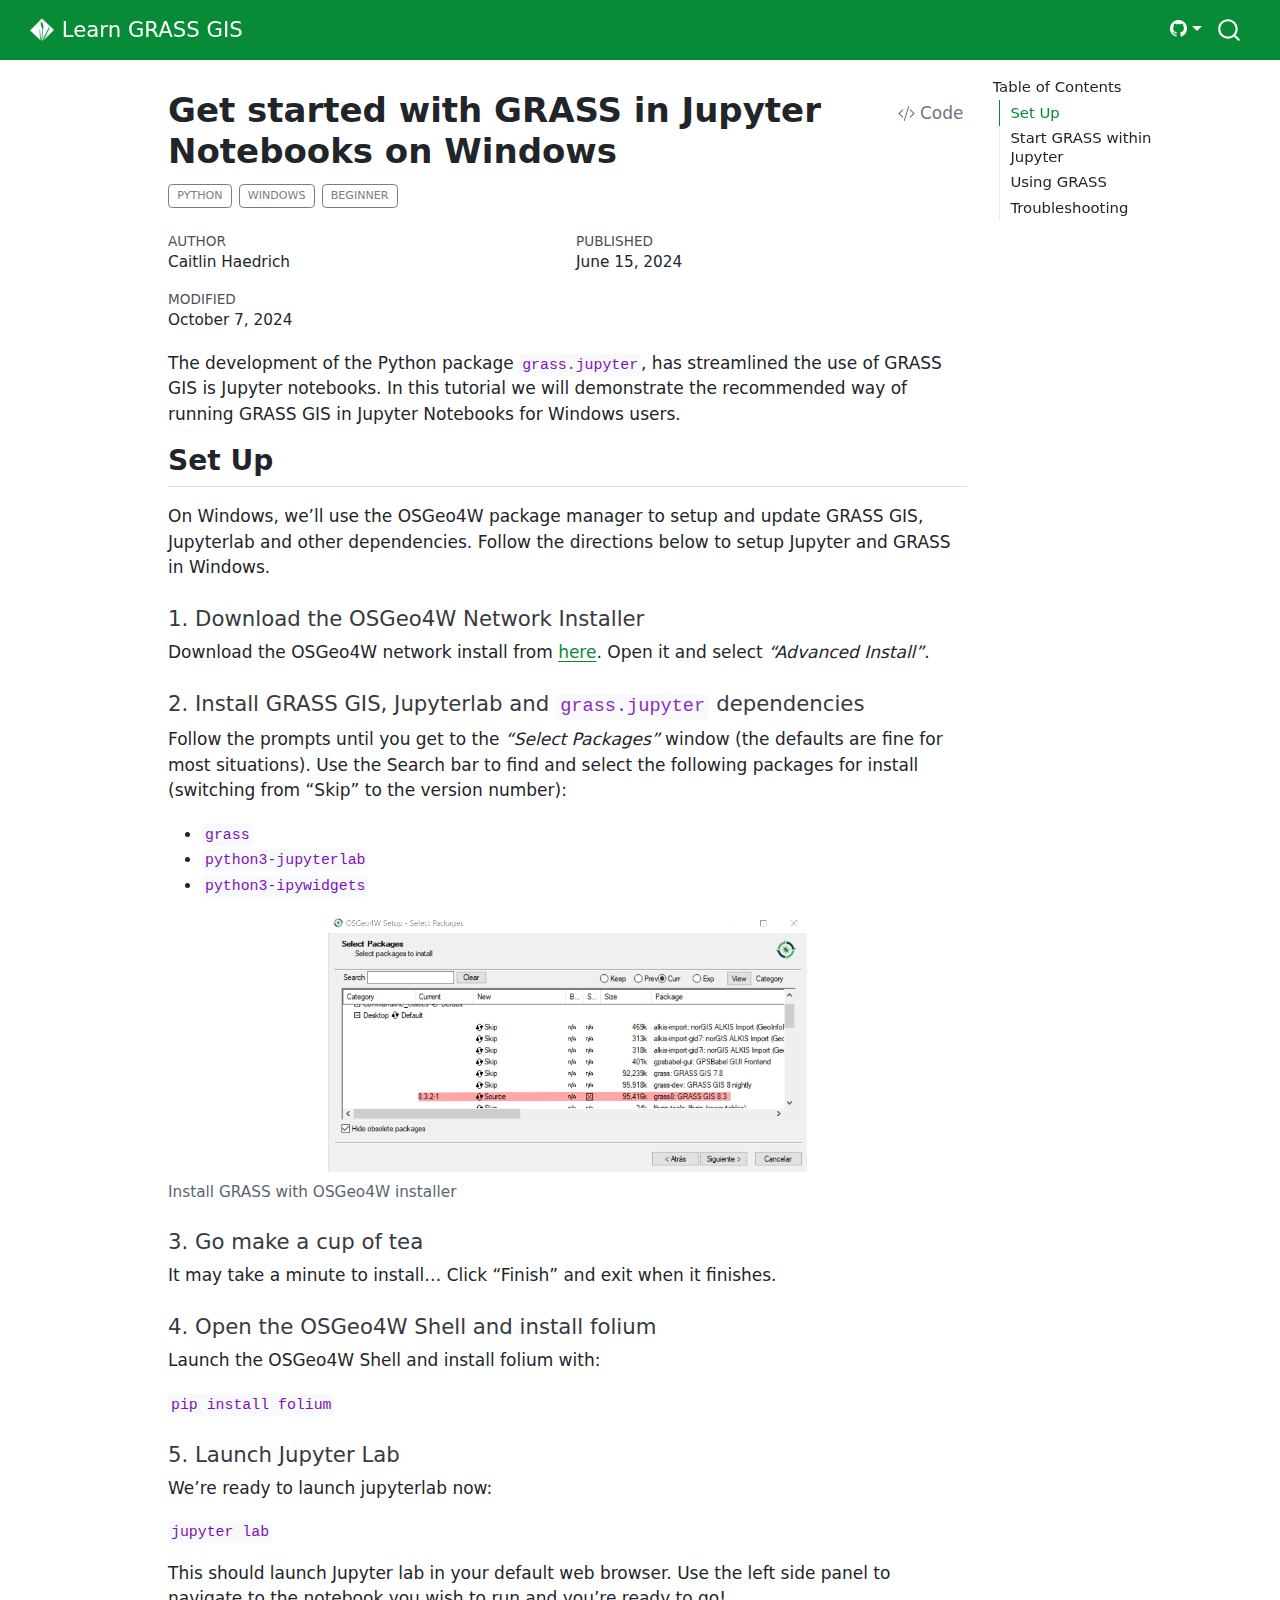
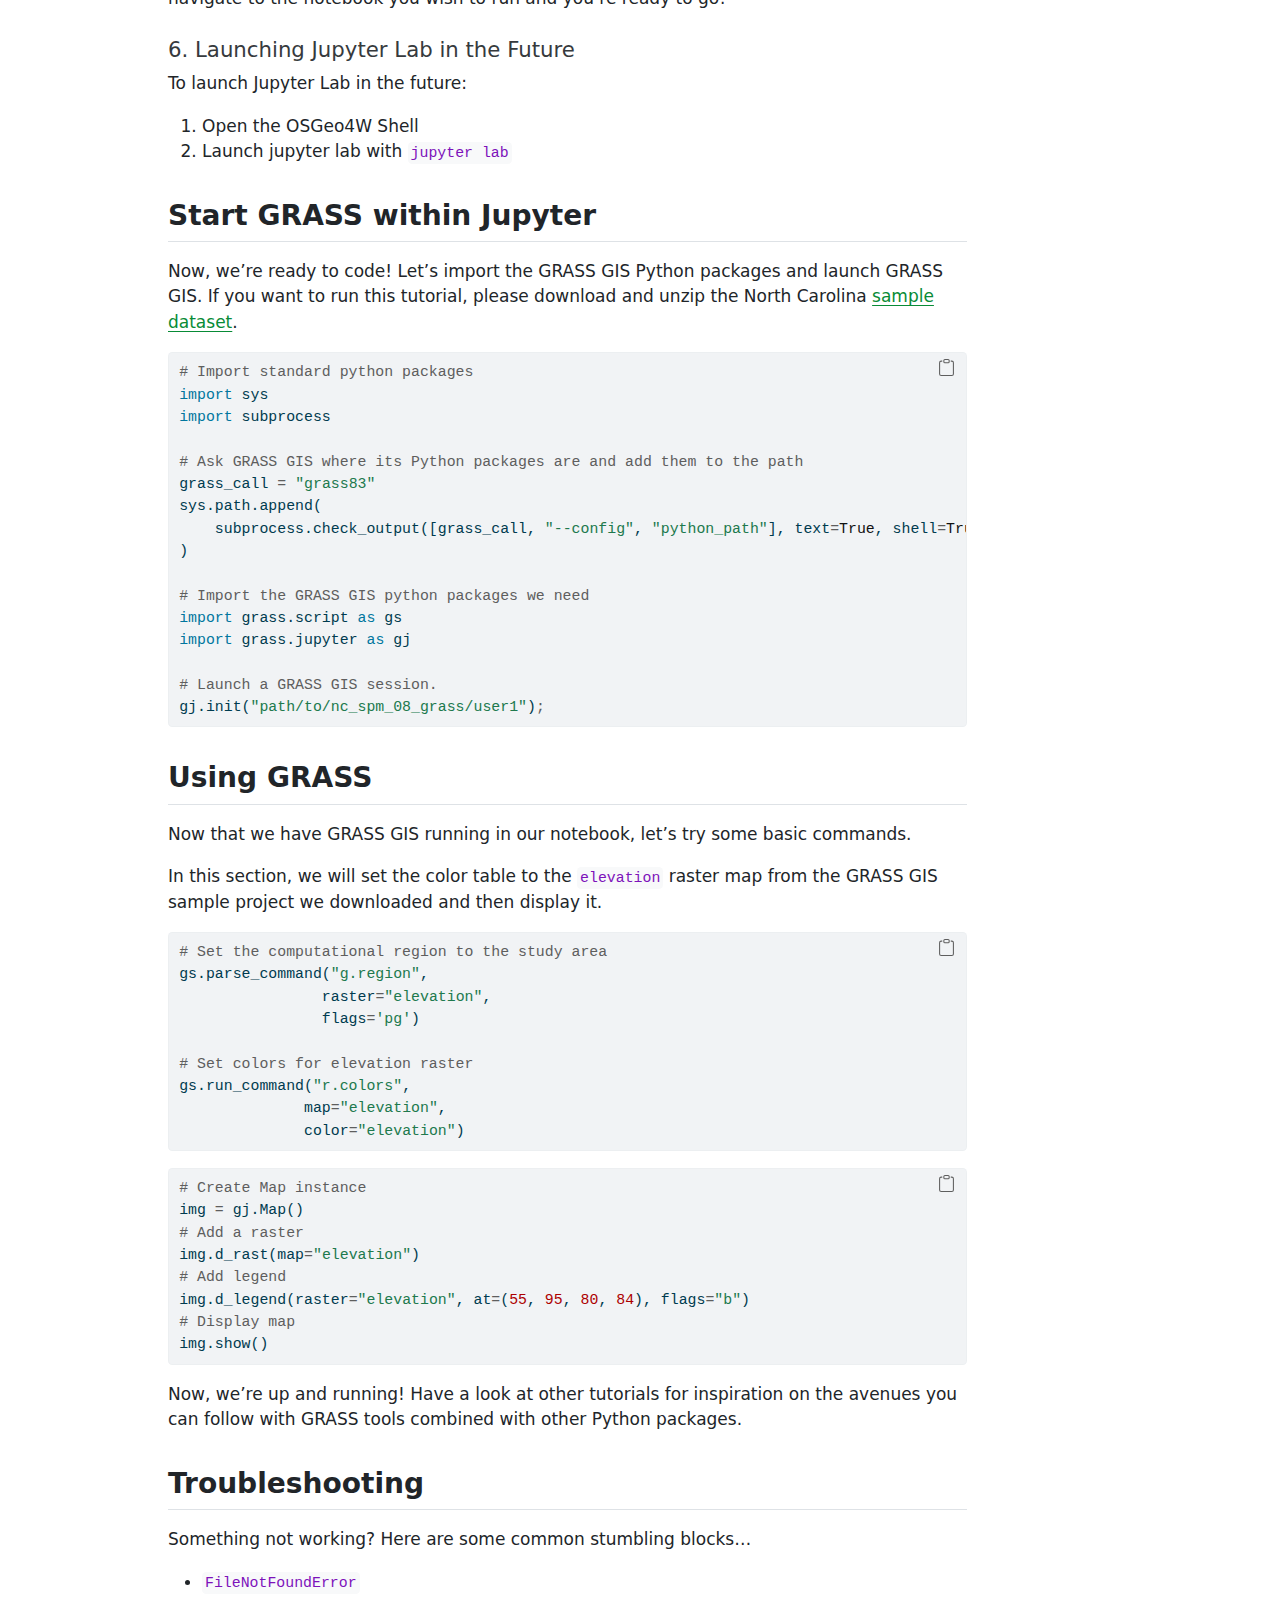
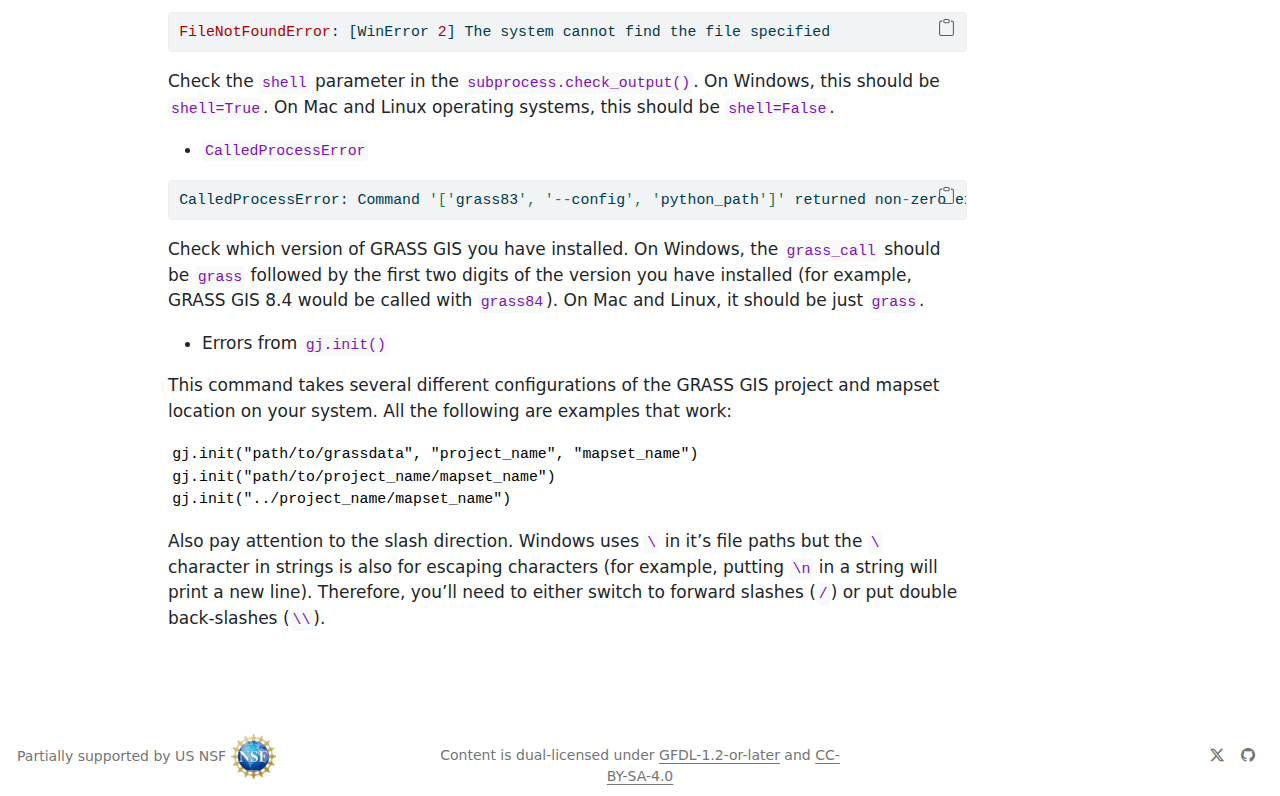
<file: content/tutorials/get_started/JupyterOnWindows_OSGeo4W_Tutorial.html>
<!DOCTYPE html>
<html xmlns="http://www.w3.org/1999/xhtml" lang="en" xml:lang="en"><head>

<meta charset="utf-8">
<meta name="generator" content="quarto-1.5.57">

<meta name="viewport" content="width=device-width, initial-scale=1.0, user-scalable=yes">

<meta name="author" content="Caitlin Haedrich">
<meta name="dcterms.date" content="2024-06-15">

<title>Get started with GRASS in Jupyter Notebooks on Windows</title>
<style>
code{white-space: pre-wrap;}
span.smallcaps{font-variant: small-caps;}
div.columns{display: flex; gap: min(4vw, 1.5em);}
div.column{flex: auto; overflow-x: auto;}
div.hanging-indent{margin-left: 1.5em; text-indent: -1.5em;}
ul.task-list{list-style: none;}
ul.task-list li input[type="checkbox"] {
  width: 0.8em;
  margin: 0 0.8em 0.2em -1em; /* quarto-specific, see https://github.com/quarto-dev/quarto-cli/issues/4556 */ 
  vertical-align: middle;
}
/* CSS for syntax highlighting */
pre > code.sourceCode { white-space: pre; position: relative; }
pre > code.sourceCode > span { line-height: 1.25; }
pre > code.sourceCode > span:empty { height: 1.2em; }
.sourceCode { overflow: visible; }
code.sourceCode > span { color: inherit; text-decoration: inherit; }
div.sourceCode { margin: 1em 0; }
pre.sourceCode { margin: 0; }
@media screen {
div.sourceCode { overflow: auto; }
}
@media print {
pre > code.sourceCode { white-space: pre-wrap; }
pre > code.sourceCode > span { display: inline-block; text-indent: -5em; padding-left: 5em; }
}
pre.numberSource code
  { counter-reset: source-line 0; }
pre.numberSource code > span
  { position: relative; left: -4em; counter-increment: source-line; }
pre.numberSource code > span > a:first-child::before
  { content: counter(source-line);
    position: relative; left: -1em; text-align: right; vertical-align: baseline;
    border: none; display: inline-block;
    -webkit-touch-callout: none; -webkit-user-select: none;
    -khtml-user-select: none; -moz-user-select: none;
    -ms-user-select: none; user-select: none;
    padding: 0 4px; width: 4em;
  }
pre.numberSource { margin-left: 3em;  padding-left: 4px; }
div.sourceCode
  {   }
@media screen {
pre > code.sourceCode > span > a:first-child::before { text-decoration: underline; }
}
</style>


<script src="../../../site_libs/quarto-nav/quarto-nav.js"></script>
<script src="../../../site_libs/quarto-nav/headroom.min.js"></script>
<script src="../../../site_libs/clipboard/clipboard.min.js"></script>
<script src="../../../site_libs/quarto-search/autocomplete.umd.js"></script>
<script src="../../../site_libs/quarto-search/fuse.min.js"></script>
<script src="../../../site_libs/quarto-search/quarto-search.js"></script>
<meta name="quarto:offset" content="../../../">
<link href="../../../images/logos/grass-favicon-16x16.png" rel="icon" type="image/png">
<script src="../../../site_libs/quarto-html/quarto.js"></script>
<script src="../../../site_libs/quarto-html/popper.min.js"></script>
<script src="../../../site_libs/quarto-html/tippy.umd.min.js"></script>
<script src="../../../site_libs/quarto-html/anchor.min.js"></script>
<link href="../../../site_libs/quarto-html/tippy.css" rel="stylesheet">
<link href="../../../site_libs/quarto-html/quarto-syntax-highlighting.css" rel="stylesheet" id="quarto-text-highlighting-styles">
<script src="../../../site_libs/bootstrap/bootstrap.min.js"></script>
<link href="../../../site_libs/bootstrap/bootstrap-icons.css" rel="stylesheet">
<link href="../../../site_libs/bootstrap/bootstrap.min.css" rel="stylesheet" id="quarto-bootstrap" data-mode="light">
<script id="quarto-search-options" type="application/json">{
  "location": "navbar",
  "copy-button": false,
  "collapse-after": 3,
  "panel-placement": "end",
  "type": "overlay",
  "limit": 50,
  "keyboard-shortcut": [
    "f",
    "/",
    "s"
  ],
  "show-item-context": false,
  "language": {
    "search-no-results-text": "No results",
    "search-matching-documents-text": "matching documents",
    "search-copy-link-title": "Copy link to search",
    "search-hide-matches-text": "Hide additional matches",
    "search-more-match-text": "more match in this document",
    "search-more-matches-text": "more matches in this document",
    "search-clear-button-title": "Clear",
    "search-text-placeholder": "",
    "search-detached-cancel-button-title": "Cancel",
    "search-submit-button-title": "Submit",
    "search-label": "Search"
  }
}</script>


</head>

<body class="nav-fixed">

<div id="quarto-search-results"></div>
  <header id="quarto-header" class="headroom fixed-top">
    <nav class="navbar navbar-expand-lg " data-bs-theme="dark">
      <div class="navbar-container container-fluid">
      <div class="navbar-brand-container mx-auto">
    <a href="../../../index.html" class="navbar-brand navbar-brand-logo">
    <img src="../../../images/logos/grass-favicon-white-32x32.png" alt="" class="navbar-logo">
    </a>
    <a class="navbar-brand" href="../../../index.html">
    <span class="navbar-title">Learn GRASS GIS</span>
    </a>
  </div>
        <div class="quarto-navbar-tools tools-end">
    <div class="dropdown">
      <a href="" title="" id="quarto-navigation-tool-dropdown-0" class="quarto-navigation-tool dropdown-toggle px-1" data-bs-toggle="dropdown" aria-expanded="false" role="link" aria-label=""><i class="bi bi-github"></i></a>
      <ul class="dropdown-menu dropdown-menu-end" aria-labelledby="quarto-navigation-tool-dropdown-0">
          <li>
            <a class="dropdown-item quarto-navbar-tools-item" href="https://github.com/OSGeo/grass-tutorials">
            Source Code
            </a>
          </li>
          <li>
            <a class="dropdown-item quarto-navbar-tools-item" href="https://github.com/OSGeo/grass-tutorials/issues">
            Report an Issue
            </a>
          </li>
      </ul>
    </div>
</div>
          <div id="quarto-search" class="" title="Search"></div>
      </div> <!-- /container-fluid -->
    </nav>
</header>
<!-- content -->
<div id="quarto-content" class="quarto-container page-columns page-rows-contents page-layout-article page-navbar">
<!-- sidebar -->
<!-- margin-sidebar -->
    <div id="quarto-margin-sidebar" class="sidebar margin-sidebar">
        <nav id="TOC" role="doc-toc" class="toc-active">
    <h2 id="toc-title">Table of Contents</h2>
   
  <ul>
  <li><a href="#set-up" id="toc-set-up" class="nav-link active" data-scroll-target="#set-up">Set Up</a></li>
  <li><a href="#start-grass-within-jupyter" id="toc-start-grass-within-jupyter" class="nav-link" data-scroll-target="#start-grass-within-jupyter">Start GRASS within Jupyter</a></li>
  <li><a href="#using-grass" id="toc-using-grass" class="nav-link" data-scroll-target="#using-grass">Using GRASS</a></li>
  <li><a href="#troubleshooting" id="toc-troubleshooting" class="nav-link" data-scroll-target="#troubleshooting">Troubleshooting</a></li>
  </ul>
</nav>
    </div>
<!-- main -->
<main class="content" id="quarto-document-content">

<header id="title-block-header" class="quarto-title-block default">
<div class="quarto-title">
<div class="quarto-title-block"><div><h1 class="title">Get started with GRASS in Jupyter Notebooks on Windows</h1><button type="button" class="btn code-tools-button" id="quarto-code-tools-source"><i class="bi"></i> Code</button></div></div>
  <div class="quarto-categories">
    <div class="quarto-category">Python</div>
    <div class="quarto-category">Windows</div>
    <div class="quarto-category">beginner</div>
  </div>
  </div>



<div class="quarto-title-meta">

    <div>
    <div class="quarto-title-meta-heading">Author</div>
    <div class="quarto-title-meta-contents">
             <p>Caitlin Haedrich </p>
          </div>
  </div>
    
    <div>
    <div class="quarto-title-meta-heading">Published</div>
    <div class="quarto-title-meta-contents">
      <p class="date">June 15, 2024</p>
    </div>
  </div>
  
    <div>
    <div class="quarto-title-meta-heading">Modified</div>
    <div class="quarto-title-meta-contents">
      <p class="date-modified">October 7, 2024</p>
    </div>
  </div>
    
  </div>
  


</header>


<p>The development of the Python package <code>grass.jupyter</code>, has streamlined the use of GRASS GIS is Jupyter notebooks. In this tutorial we will demonstrate the recommended way of running GRASS GIS in Jupyter Notebooks for Windows users.</p>
<section id="set-up" class="level2">
<h2 class="anchored" data-anchor-id="set-up">Set Up</h2>
<p>On Windows, we’ll use the OSGeo4W package manager to setup and update GRASS GIS, Jupyterlab and other dependencies. Follow the directions below to setup Jupyter and GRASS in Windows.</p>
<section id="download-the-osgeo4w-network-installer" class="level4">
<h4 class="anchored" data-anchor-id="download-the-osgeo4w-network-installer">1. Download the OSGeo4W Network Installer</h4>
<p>Download the OSGeo4W network install from <a href="https://trac.osgeo.org/osgeo4w/">here</a>. Open it and select <em>“Advanced Install”</em>.</p>
</section>
<section id="install-grass-gis-jupyterlab-and-grass.jupyter-dependencies" class="level4">
<h4 class="anchored" data-anchor-id="install-grass-gis-jupyterlab-and-grass.jupyter-dependencies">2. Install GRASS GIS, Jupyterlab and <code>grass.jupyter</code> dependencies</h4>
<p>Follow the prompts until you get to the <em>“Select Packages”</em> window (the defaults are fine for most situations). Use the Search bar to find and select the following packages for install (switching from “Skip” to the version number):</p>
<ul>
<li><code>grass</code></li>
<li><code>python3-jupyterlab</code></li>
<li><code>python3-ipywidgets</code></li>
</ul>
<div class="quarto-figure quarto-figure-center">
<figure class="figure">
<p><img src="images/osgeo4w_install_grass.png" class="img-fluid figure-img" style="width:60.0%"></p>
<figcaption>Install GRASS with OSGeo4W installer</figcaption>
</figure>
</div>
</section>
<section id="go-make-a-cup-of-tea" class="level4">
<h4 class="anchored" data-anchor-id="go-make-a-cup-of-tea">3. Go make a cup of tea</h4>
<p>It may take a minute to install… Click “Finish” and exit when it finishes.</p>
</section>
<section id="open-the-osgeo4w-shell-and-install-folium" class="level4">
<h4 class="anchored" data-anchor-id="open-the-osgeo4w-shell-and-install-folium">4. Open the OSGeo4W Shell and install folium</h4>
<p>Launch the OSGeo4W Shell and install folium with:</p>
<p><code>pip install folium</code></p>
</section>
<section id="launch-jupyter-lab" class="level4">
<h4 class="anchored" data-anchor-id="launch-jupyter-lab">5. Launch Jupyter Lab</h4>
<p>We’re ready to launch jupyterlab now:</p>
<p><code>jupyter lab</code></p>
<p>This should launch Jupyter lab in your default web browser. Use the left side panel to navigate to the notebook you wish to run and you’re ready to go!</p>
</section>
<section id="launching-jupyter-lab-in-the-future" class="level4">
<h4 class="anchored" data-anchor-id="launching-jupyter-lab-in-the-future">6. Launching Jupyter Lab in the Future</h4>
<p>To launch Jupyter Lab in the future:</p>
<ol type="1">
<li>Open the OSGeo4W Shell</li>
<li>Launch jupyter lab with <code>jupyter lab</code></li>
</ol>
</section>
</section>
<section id="start-grass-within-jupyter" class="level2">
<h2 class="anchored" data-anchor-id="start-grass-within-jupyter">Start GRASS within Jupyter</h2>
<p>Now, we’re ready to code! Let’s import the GRASS GIS Python packages and launch GRASS GIS. If you want to run this tutorial, please download and unzip the North Carolina <a href="https://grass.osgeo.org/sampledata/north_carolina/nc_spm_08_grass7.zip">sample dataset</a>.</p>
<div class="cell" data-execution_count="1">
<div class="sourceCode cell-code" id="cb1"><pre class="sourceCode python code-with-copy"><code class="sourceCode python"><span id="cb1-1"><a href="#cb1-1" aria-hidden="true" tabindex="-1"></a><span class="co"># Import standard python packages</span></span>
<span id="cb1-2"><a href="#cb1-2" aria-hidden="true" tabindex="-1"></a><span class="im">import</span> sys</span>
<span id="cb1-3"><a href="#cb1-3" aria-hidden="true" tabindex="-1"></a><span class="im">import</span> subprocess</span>
<span id="cb1-4"><a href="#cb1-4" aria-hidden="true" tabindex="-1"></a></span>
<span id="cb1-5"><a href="#cb1-5" aria-hidden="true" tabindex="-1"></a><span class="co"># Ask GRASS GIS where its Python packages are and add them to the path</span></span>
<span id="cb1-6"><a href="#cb1-6" aria-hidden="true" tabindex="-1"></a>grass_call <span class="op">=</span> <span class="st">"grass83"</span></span>
<span id="cb1-7"><a href="#cb1-7" aria-hidden="true" tabindex="-1"></a>sys.path.append(</span>
<span id="cb1-8"><a href="#cb1-8" aria-hidden="true" tabindex="-1"></a>    subprocess.check_output([grass_call, <span class="st">"--config"</span>, <span class="st">"python_path"</span>], text<span class="op">=</span><span class="va">True</span>, shell<span class="op">=</span><span class="va">True</span>).strip()</span>
<span id="cb1-9"><a href="#cb1-9" aria-hidden="true" tabindex="-1"></a>)</span>
<span id="cb1-10"><a href="#cb1-10" aria-hidden="true" tabindex="-1"></a></span>
<span id="cb1-11"><a href="#cb1-11" aria-hidden="true" tabindex="-1"></a><span class="co"># Import the GRASS GIS python packages we need</span></span>
<span id="cb1-12"><a href="#cb1-12" aria-hidden="true" tabindex="-1"></a><span class="im">import</span> grass.script <span class="im">as</span> gs</span>
<span id="cb1-13"><a href="#cb1-13" aria-hidden="true" tabindex="-1"></a><span class="im">import</span> grass.jupyter <span class="im">as</span> gj</span>
<span id="cb1-14"><a href="#cb1-14" aria-hidden="true" tabindex="-1"></a></span>
<span id="cb1-15"><a href="#cb1-15" aria-hidden="true" tabindex="-1"></a><span class="co"># Launch a GRASS GIS session.</span></span>
<span id="cb1-16"><a href="#cb1-16" aria-hidden="true" tabindex="-1"></a>gj.init(<span class="st">"path/to/nc_spm_08_grass/user1"</span>)<span class="op">;</span></span></code><button title="Copy to Clipboard" class="code-copy-button"><i class="bi"></i></button></pre></div>
</div>
</section>
<section id="using-grass" class="level2">
<h2 class="anchored" data-anchor-id="using-grass">Using GRASS</h2>
<p>Now that we have GRASS GIS running in our notebook, let’s try some basic commands.</p>
<p>In this section, we will set the color table to the <code>elevation</code> raster map from the GRASS GIS sample project we downloaded and then display it.</p>
<div class="cell" data-execution_count="2">
<div class="sourceCode cell-code" id="cb2"><pre class="sourceCode python code-with-copy"><code class="sourceCode python"><span id="cb2-1"><a href="#cb2-1" aria-hidden="true" tabindex="-1"></a><span class="co"># Set the computational region to the study area</span></span>
<span id="cb2-2"><a href="#cb2-2" aria-hidden="true" tabindex="-1"></a>gs.parse_command(<span class="st">"g.region"</span>, </span>
<span id="cb2-3"><a href="#cb2-3" aria-hidden="true" tabindex="-1"></a>                raster<span class="op">=</span><span class="st">"elevation"</span>, </span>
<span id="cb2-4"><a href="#cb2-4" aria-hidden="true" tabindex="-1"></a>                flags<span class="op">=</span><span class="st">'pg'</span>)</span>
<span id="cb2-5"><a href="#cb2-5" aria-hidden="true" tabindex="-1"></a></span>
<span id="cb2-6"><a href="#cb2-6" aria-hidden="true" tabindex="-1"></a><span class="co"># Set colors for elevation raster</span></span>
<span id="cb2-7"><a href="#cb2-7" aria-hidden="true" tabindex="-1"></a>gs.run_command(<span class="st">"r.colors"</span>, </span>
<span id="cb2-8"><a href="#cb2-8" aria-hidden="true" tabindex="-1"></a>              <span class="bu">map</span><span class="op">=</span><span class="st">"elevation"</span>, </span>
<span id="cb2-9"><a href="#cb2-9" aria-hidden="true" tabindex="-1"></a>              color<span class="op">=</span><span class="st">"elevation"</span>)</span></code><button title="Copy to Clipboard" class="code-copy-button"><i class="bi"></i></button></pre></div>
</div>
<div class="cell" data-execution_count="3">
<div class="sourceCode cell-code" id="cb3"><pre class="sourceCode python code-with-copy"><code class="sourceCode python"><span id="cb3-1"><a href="#cb3-1" aria-hidden="true" tabindex="-1"></a><span class="co"># Create Map instance</span></span>
<span id="cb3-2"><a href="#cb3-2" aria-hidden="true" tabindex="-1"></a>img <span class="op">=</span> gj.Map()</span>
<span id="cb3-3"><a href="#cb3-3" aria-hidden="true" tabindex="-1"></a><span class="co"># Add a raster</span></span>
<span id="cb3-4"><a href="#cb3-4" aria-hidden="true" tabindex="-1"></a>img.d_rast(<span class="bu">map</span><span class="op">=</span><span class="st">"elevation"</span>)</span>
<span id="cb3-5"><a href="#cb3-5" aria-hidden="true" tabindex="-1"></a><span class="co"># Add legend</span></span>
<span id="cb3-6"><a href="#cb3-6" aria-hidden="true" tabindex="-1"></a>img.d_legend(raster<span class="op">=</span><span class="st">"elevation"</span>, at<span class="op">=</span>(<span class="dv">55</span>, <span class="dv">95</span>, <span class="dv">80</span>, <span class="dv">84</span>), flags<span class="op">=</span><span class="st">"b"</span>)</span>
<span id="cb3-7"><a href="#cb3-7" aria-hidden="true" tabindex="-1"></a><span class="co"># Display map</span></span>
<span id="cb3-8"><a href="#cb3-8" aria-hidden="true" tabindex="-1"></a>img.show()</span></code><button title="Copy to Clipboard" class="code-copy-button"><i class="bi"></i></button></pre></div>
</div>
<p>Now, we’re up and running! Have a look at other tutorials for inspiration on the avenues you can follow with GRASS tools combined with other Python packages.</p>
</section>
<section id="troubleshooting" class="level2">
<h2 class="anchored" data-anchor-id="troubleshooting">Troubleshooting</h2>
<p>Something not working? Here are some common stumbling blocks…</p>
<ul>
<li><code>FileNotFoundError</code></li>
</ul>
<div class="cell" data-execution_count="4">
<div class="sourceCode cell-code" id="cb4"><pre class="sourceCode python code-with-copy"><code class="sourceCode python"><span id="cb4-1"><a href="#cb4-1" aria-hidden="true" tabindex="-1"></a><span class="pp">FileNotFoundError</span>: [WinError <span class="dv">2</span>] The system cannot find the <span class="bu">file</span> specified</span></code><button title="Copy to Clipboard" class="code-copy-button"><i class="bi"></i></button></pre></div>
</div>
<p>Check the <code>shell</code> parameter in the <code>subprocess.check_output()</code>. On Windows, this should be <code>shell=True</code>. On Mac and Linux operating systems, this should be <code>shell=False</code>.</p>
<ul>
<li><code>CalledProcessError</code></li>
</ul>
<div class="cell" data-execution_count="5">
<div class="sourceCode cell-code" id="cb5"><pre class="sourceCode python code-with-copy"><code class="sourceCode python"><span id="cb5-1"><a href="#cb5-1" aria-hidden="true" tabindex="-1"></a>CalledProcessError: Command <span class="st">'['</span>grass83<span class="st">', '</span><span class="op">--</span>config<span class="st">', '</span>python_path<span class="st">']'</span> returned non<span class="op">-</span>zero exit status <span class="fl">1.</span></span></code><button title="Copy to Clipboard" class="code-copy-button"><i class="bi"></i></button></pre></div>
</div>
<p>Check which version of GRASS GIS you have installed. On Windows, the <code>grass_call</code> should be <code>grass</code> followed by the first two digits of the version you have installed (for example, GRASS GIS 8.4 would be called with <code>grass84</code>). On Mac and Linux, it should be just <code>grass</code>.</p>
<ul>
<li>Errors from <code>gj.init()</code></li>
</ul>
<p>This command takes several different configurations of the GRASS GIS project and mapset location on your system. All the following are examples that work:</p>
<pre><code>gj.init("path/to/grassdata", "project_name", "mapset_name")
gj.init("path/to/project_name/mapset_name")
gj.init("../project_name/mapset_name")</code></pre>
<p>Also pay attention to the slash direction. Windows uses <code>\</code> in it’s file paths but the <code>\</code> character in strings is also for escaping characters (for example, putting <code>\n</code> in a string will print a new line). Therefore, you’ll need to either switch to forward slashes (<code>/</code>) or put double back-slashes (<code>\\</code>).</p>


<!-- -->

</section>

</main> <!-- /main -->
<script id="quarto-html-after-body" type="application/javascript">
window.document.addEventListener("DOMContentLoaded", function (event) {
  const toggleBodyColorMode = (bsSheetEl) => {
    const mode = bsSheetEl.getAttribute("data-mode");
    const bodyEl = window.document.querySelector("body");
    if (mode === "dark") {
      bodyEl.classList.add("quarto-dark");
      bodyEl.classList.remove("quarto-light");
    } else {
      bodyEl.classList.add("quarto-light");
      bodyEl.classList.remove("quarto-dark");
    }
  }
  const toggleBodyColorPrimary = () => {
    const bsSheetEl = window.document.querySelector("link#quarto-bootstrap");
    if (bsSheetEl) {
      toggleBodyColorMode(bsSheetEl);
    }
  }
  toggleBodyColorPrimary();  
  const icon = "";
  const anchorJS = new window.AnchorJS();
  anchorJS.options = {
    placement: 'right',
    icon: icon
  };
  anchorJS.add('.anchored');
  const isCodeAnnotation = (el) => {
    for (const clz of el.classList) {
      if (clz.startsWith('code-annotation-')) {                     
        return true;
      }
    }
    return false;
  }
  const onCopySuccess = function(e) {
    // button target
    const button = e.trigger;
    // don't keep focus
    button.blur();
    // flash "checked"
    button.classList.add('code-copy-button-checked');
    var currentTitle = button.getAttribute("title");
    button.setAttribute("title", "Copied!");
    let tooltip;
    if (window.bootstrap) {
      button.setAttribute("data-bs-toggle", "tooltip");
      button.setAttribute("data-bs-placement", "left");
      button.setAttribute("data-bs-title", "Copied!");
      tooltip = new bootstrap.Tooltip(button, 
        { trigger: "manual", 
          customClass: "code-copy-button-tooltip",
          offset: [0, -8]});
      tooltip.show();    
    }
    setTimeout(function() {
      if (tooltip) {
        tooltip.hide();
        button.removeAttribute("data-bs-title");
        button.removeAttribute("data-bs-toggle");
        button.removeAttribute("data-bs-placement");
      }
      button.setAttribute("title", currentTitle);
      button.classList.remove('code-copy-button-checked');
    }, 1000);
    // clear code selection
    e.clearSelection();
  }
  const getTextToCopy = function(trigger) {
      const codeEl = trigger.previousElementSibling.cloneNode(true);
      for (const childEl of codeEl.children) {
        if (isCodeAnnotation(childEl)) {
          childEl.remove();
        }
      }
      return codeEl.innerText;
  }
  const clipboard = new window.ClipboardJS('.code-copy-button:not([data-in-quarto-modal])', {
    text: getTextToCopy
  });
  clipboard.on('success', onCopySuccess);
  if (window.document.getElementById('quarto-embedded-source-code-modal')) {
    // For code content inside modals, clipBoardJS needs to be initialized with a container option
    // TODO: Check when it could be a function (https://github.com/zenorocha/clipboard.js/issues/860)
    const clipboardModal = new window.ClipboardJS('.code-copy-button[data-in-quarto-modal]', {
      text: getTextToCopy,
      container: window.document.getElementById('quarto-embedded-source-code-modal')
    });
    clipboardModal.on('success', onCopySuccess);
  }
  const viewSource = window.document.getElementById('quarto-view-source') ||
                     window.document.getElementById('quarto-code-tools-source');
  if (viewSource) {
    const sourceUrl = viewSource.getAttribute("data-quarto-source-url");
    viewSource.addEventListener("click", function(e) {
      if (sourceUrl) {
        // rstudio viewer pane
        if (/\bcapabilities=\b/.test(window.location)) {
          window.open(sourceUrl);
        } else {
          window.location.href = sourceUrl;
        }
      } else {
        const modal = new bootstrap.Modal(document.getElementById('quarto-embedded-source-code-modal'));
        modal.show();
      }
      return false;
    });
  }
  function toggleCodeHandler(show) {
    return function(e) {
      const detailsSrc = window.document.querySelectorAll(".cell > details > .sourceCode");
      for (let i=0; i<detailsSrc.length; i++) {
        const details = detailsSrc[i].parentElement;
        if (show) {
          details.open = true;
        } else {
          details.removeAttribute("open");
        }
      }
      const cellCodeDivs = window.document.querySelectorAll(".cell > .sourceCode");
      const fromCls = show ? "hidden" : "unhidden";
      const toCls = show ? "unhidden" : "hidden";
      for (let i=0; i<cellCodeDivs.length; i++) {
        const codeDiv = cellCodeDivs[i];
        if (codeDiv.classList.contains(fromCls)) {
          codeDiv.classList.remove(fromCls);
          codeDiv.classList.add(toCls);
        } 
      }
      return false;
    }
  }
  const hideAllCode = window.document.getElementById("quarto-hide-all-code");
  if (hideAllCode) {
    hideAllCode.addEventListener("click", toggleCodeHandler(false));
  }
  const showAllCode = window.document.getElementById("quarto-show-all-code");
  if (showAllCode) {
    showAllCode.addEventListener("click", toggleCodeHandler(true));
  }
    var localhostRegex = new RegExp(/^(?:http|https):\/\/localhost\:?[0-9]*\//);
    var mailtoRegex = new RegExp(/^mailto:/);
      var filterRegex = new RegExp("https:\/\/OSGeo\.github\.io\/grass-tutorials\/");
    var isInternal = (href) => {
        return filterRegex.test(href) || localhostRegex.test(href) || mailtoRegex.test(href);
    }
    // Inspect non-navigation links and adorn them if external
 	var links = window.document.querySelectorAll('a[href]:not(.nav-link):not(.navbar-brand):not(.toc-action):not(.sidebar-link):not(.sidebar-item-toggle):not(.pagination-link):not(.no-external):not([aria-hidden]):not(.dropdown-item):not(.quarto-navigation-tool):not(.about-link)');
    for (var i=0; i<links.length; i++) {
      const link = links[i];
      if (!isInternal(link.href)) {
        // undo the damage that might have been done by quarto-nav.js in the case of
        // links that we want to consider external
        if (link.dataset.originalHref !== undefined) {
          link.href = link.dataset.originalHref;
        }
      }
    }
  function tippyHover(el, contentFn, onTriggerFn, onUntriggerFn) {
    const config = {
      allowHTML: true,
      maxWidth: 500,
      delay: 100,
      arrow: false,
      appendTo: function(el) {
          return el.parentElement;
      },
      interactive: true,
      interactiveBorder: 10,
      theme: 'quarto',
      placement: 'bottom-start',
    };
    if (contentFn) {
      config.content = contentFn;
    }
    if (onTriggerFn) {
      config.onTrigger = onTriggerFn;
    }
    if (onUntriggerFn) {
      config.onUntrigger = onUntriggerFn;
    }
    window.tippy(el, config); 
  }
  const noterefs = window.document.querySelectorAll('a[role="doc-noteref"]');
  for (var i=0; i<noterefs.length; i++) {
    const ref = noterefs[i];
    tippyHover(ref, function() {
      // use id or data attribute instead here
      let href = ref.getAttribute('data-footnote-href') || ref.getAttribute('href');
      try { href = new URL(href).hash; } catch {}
      const id = href.replace(/^#\/?/, "");
      const note = window.document.getElementById(id);
      if (note) {
        return note.innerHTML;
      } else {
        return "";
      }
    });
  }
  const xrefs = window.document.querySelectorAll('a.quarto-xref');
  const processXRef = (id, note) => {
    // Strip column container classes
    const stripColumnClz = (el) => {
      el.classList.remove("page-full", "page-columns");
      if (el.children) {
        for (const child of el.children) {
          stripColumnClz(child);
        }
      }
    }
    stripColumnClz(note)
    if (id === null || id.startsWith('sec-')) {
      // Special case sections, only their first couple elements
      const container = document.createElement("div");
      if (note.children && note.children.length > 2) {
        container.appendChild(note.children[0].cloneNode(true));
        for (let i = 1; i < note.children.length; i++) {
          const child = note.children[i];
          if (child.tagName === "P" && child.innerText === "") {
            continue;
          } else {
            container.appendChild(child.cloneNode(true));
            break;
          }
        }
        if (window.Quarto?.typesetMath) {
          window.Quarto.typesetMath(container);
        }
        return container.innerHTML
      } else {
        if (window.Quarto?.typesetMath) {
          window.Quarto.typesetMath(note);
        }
        return note.innerHTML;
      }
    } else {
      // Remove any anchor links if they are present
      const anchorLink = note.querySelector('a.anchorjs-link');
      if (anchorLink) {
        anchorLink.remove();
      }
      if (window.Quarto?.typesetMath) {
        window.Quarto.typesetMath(note);
      }
      // TODO in 1.5, we should make sure this works without a callout special case
      if (note.classList.contains("callout")) {
        return note.outerHTML;
      } else {
        return note.innerHTML;
      }
    }
  }
  for (var i=0; i<xrefs.length; i++) {
    const xref = xrefs[i];
    tippyHover(xref, undefined, function(instance) {
      instance.disable();
      let url = xref.getAttribute('href');
      let hash = undefined; 
      if (url.startsWith('#')) {
        hash = url;
      } else {
        try { hash = new URL(url).hash; } catch {}
      }
      if (hash) {
        const id = hash.replace(/^#\/?/, "");
        const note = window.document.getElementById(id);
        if (note !== null) {
          try {
            const html = processXRef(id, note.cloneNode(true));
            instance.setContent(html);
          } finally {
            instance.enable();
            instance.show();
          }
        } else {
          // See if we can fetch this
          fetch(url.split('#')[0])
          .then(res => res.text())
          .then(html => {
            const parser = new DOMParser();
            const htmlDoc = parser.parseFromString(html, "text/html");
            const note = htmlDoc.getElementById(id);
            if (note !== null) {
              const html = processXRef(id, note);
              instance.setContent(html);
            } 
          }).finally(() => {
            instance.enable();
            instance.show();
          });
        }
      } else {
        // See if we can fetch a full url (with no hash to target)
        // This is a special case and we should probably do some content thinning / targeting
        fetch(url)
        .then(res => res.text())
        .then(html => {
          const parser = new DOMParser();
          const htmlDoc = parser.parseFromString(html, "text/html");
          const note = htmlDoc.querySelector('main.content');
          if (note !== null) {
            // This should only happen for chapter cross references
            // (since there is no id in the URL)
            // remove the first header
            if (note.children.length > 0 && note.children[0].tagName === "HEADER") {
              note.children[0].remove();
            }
            const html = processXRef(null, note);
            instance.setContent(html);
          } 
        }).finally(() => {
          instance.enable();
          instance.show();
        });
      }
    }, function(instance) {
    });
  }
      let selectedAnnoteEl;
      const selectorForAnnotation = ( cell, annotation) => {
        let cellAttr = 'data-code-cell="' + cell + '"';
        let lineAttr = 'data-code-annotation="' +  annotation + '"';
        const selector = 'span[' + cellAttr + '][' + lineAttr + ']';
        return selector;
      }
      const selectCodeLines = (annoteEl) => {
        const doc = window.document;
        const targetCell = annoteEl.getAttribute("data-target-cell");
        const targetAnnotation = annoteEl.getAttribute("data-target-annotation");
        const annoteSpan = window.document.querySelector(selectorForAnnotation(targetCell, targetAnnotation));
        const lines = annoteSpan.getAttribute("data-code-lines").split(",");
        const lineIds = lines.map((line) => {
          return targetCell + "-" + line;
        })
        let top = null;
        let height = null;
        let parent = null;
        if (lineIds.length > 0) {
            //compute the position of the single el (top and bottom and make a div)
            const el = window.document.getElementById(lineIds[0]);
            top = el.offsetTop;
            height = el.offsetHeight;
            parent = el.parentElement.parentElement;
          if (lineIds.length > 1) {
            const lastEl = window.document.getElementById(lineIds[lineIds.length - 1]);
            const bottom = lastEl.offsetTop + lastEl.offsetHeight;
            height = bottom - top;
          }
          if (top !== null && height !== null && parent !== null) {
            // cook up a div (if necessary) and position it 
            let div = window.document.getElementById("code-annotation-line-highlight");
            if (div === null) {
              div = window.document.createElement("div");
              div.setAttribute("id", "code-annotation-line-highlight");
              div.style.position = 'absolute';
              parent.appendChild(div);
            }
            div.style.top = top - 2 + "px";
            div.style.height = height + 4 + "px";
            div.style.left = 0;
            let gutterDiv = window.document.getElementById("code-annotation-line-highlight-gutter");
            if (gutterDiv === null) {
              gutterDiv = window.document.createElement("div");
              gutterDiv.setAttribute("id", "code-annotation-line-highlight-gutter");
              gutterDiv.style.position = 'absolute';
              const codeCell = window.document.getElementById(targetCell);
              const gutter = codeCell.querySelector('.code-annotation-gutter');
              gutter.appendChild(gutterDiv);
            }
            gutterDiv.style.top = top - 2 + "px";
            gutterDiv.style.height = height + 4 + "px";
          }
          selectedAnnoteEl = annoteEl;
        }
      };
      const unselectCodeLines = () => {
        const elementsIds = ["code-annotation-line-highlight", "code-annotation-line-highlight-gutter"];
        elementsIds.forEach((elId) => {
          const div = window.document.getElementById(elId);
          if (div) {
            div.remove();
          }
        });
        selectedAnnoteEl = undefined;
      };
        // Handle positioning of the toggle
    window.addEventListener(
      "resize",
      throttle(() => {
        elRect = undefined;
        if (selectedAnnoteEl) {
          selectCodeLines(selectedAnnoteEl);
        }
      }, 10)
    );
    function throttle(fn, ms) {
    let throttle = false;
    let timer;
      return (...args) => {
        if(!throttle) { // first call gets through
            fn.apply(this, args);
            throttle = true;
        } else { // all the others get throttled
            if(timer) clearTimeout(timer); // cancel #2
            timer = setTimeout(() => {
              fn.apply(this, args);
              timer = throttle = false;
            }, ms);
        }
      };
    }
      // Attach click handler to the DT
      const annoteDls = window.document.querySelectorAll('dt[data-target-cell]');
      for (const annoteDlNode of annoteDls) {
        annoteDlNode.addEventListener('click', (event) => {
          const clickedEl = event.target;
          if (clickedEl !== selectedAnnoteEl) {
            unselectCodeLines();
            const activeEl = window.document.querySelector('dt[data-target-cell].code-annotation-active');
            if (activeEl) {
              activeEl.classList.remove('code-annotation-active');
            }
            selectCodeLines(clickedEl);
            clickedEl.classList.add('code-annotation-active');
          } else {
            // Unselect the line
            unselectCodeLines();
            clickedEl.classList.remove('code-annotation-active');
          }
        });
      }
  const findCites = (el) => {
    const parentEl = el.parentElement;
    if (parentEl) {
      const cites = parentEl.dataset.cites;
      if (cites) {
        return {
          el,
          cites: cites.split(' ')
        };
      } else {
        return findCites(el.parentElement)
      }
    } else {
      return undefined;
    }
  };
  var bibliorefs = window.document.querySelectorAll('a[role="doc-biblioref"]');
  for (var i=0; i<bibliorefs.length; i++) {
    const ref = bibliorefs[i];
    const citeInfo = findCites(ref);
    if (citeInfo) {
      tippyHover(citeInfo.el, function() {
        var popup = window.document.createElement('div');
        citeInfo.cites.forEach(function(cite) {
          var citeDiv = window.document.createElement('div');
          citeDiv.classList.add('hanging-indent');
          citeDiv.classList.add('csl-entry');
          var biblioDiv = window.document.getElementById('ref-' + cite);
          if (biblioDiv) {
            citeDiv.innerHTML = biblioDiv.innerHTML;
          }
          popup.appendChild(citeDiv);
        });
        return popup.innerHTML;
      });
    }
  }
});
</script><div class="modal fade" id="quarto-embedded-source-code-modal" tabindex="-1" aria-labelledby="quarto-embedded-source-code-modal-label" aria-hidden="true"><div class="modal-dialog modal-dialog-scrollable"><div class="modal-content"><div class="modal-header"><h5 class="modal-title" id="quarto-embedded-source-code-modal-label">Source Code</h5><button class="btn-close" data-bs-dismiss="modal"></button></div><div class="modal-body"><div class="">
<div class="sourceCode" id="cb7" data-shortcodes="false"><pre class="sourceCode markdown code-with-copy"><code class="sourceCode markdown"><span id="cb7-1"><a href="#cb7-1" aria-hidden="true" tabindex="-1"></a><span class="co">---</span></span>
<span id="cb7-2"><a href="#cb7-2" aria-hidden="true" tabindex="-1"></a><span class="an">title:</span><span class="co"> "Get started with GRASS in Jupyter Notebooks on Windows"</span></span>
<span id="cb7-3"><a href="#cb7-3" aria-hidden="true" tabindex="-1"></a><span class="an">author:</span><span class="co"> "Caitlin Haedrich"</span></span>
<span id="cb7-4"><a href="#cb7-4" aria-hidden="true" tabindex="-1"></a><span class="an">date:</span><span class="co"> 2024-06-15</span></span>
<span id="cb7-5"><a href="#cb7-5" aria-hidden="true" tabindex="-1"></a><span class="an">date-modified:</span><span class="co"> today</span></span>
<span id="cb7-6"><a href="#cb7-6" aria-hidden="true" tabindex="-1"></a><span class="an">format:</span></span>
<span id="cb7-7"><a href="#cb7-7" aria-hidden="true" tabindex="-1"></a><span class="co">  html:</span></span>
<span id="cb7-8"><a href="#cb7-8" aria-hidden="true" tabindex="-1"></a><span class="co">    toc: true</span></span>
<span id="cb7-9"><a href="#cb7-9" aria-hidden="true" tabindex="-1"></a><span class="co">    code-tools: true</span></span>
<span id="cb7-10"><a href="#cb7-10" aria-hidden="true" tabindex="-1"></a><span class="co">    code-copy: true</span></span>
<span id="cb7-11"><a href="#cb7-11" aria-hidden="true" tabindex="-1"></a><span class="co">    code-fold: false</span></span>
<span id="cb7-12"><a href="#cb7-12" aria-hidden="true" tabindex="-1"></a><span class="an">categories:</span><span class="co"> [Python, Windows, beginner]</span></span>
<span id="cb7-13"><a href="#cb7-13" aria-hidden="true" tabindex="-1"></a><span class="an">engine:</span><span class="co"> jupyter</span></span>
<span id="cb7-14"><a href="#cb7-14" aria-hidden="true" tabindex="-1"></a><span class="an">execute:</span></span>
<span id="cb7-15"><a href="#cb7-15" aria-hidden="true" tabindex="-1"></a><span class="co">  eval: false</span></span>
<span id="cb7-16"><a href="#cb7-16" aria-hidden="true" tabindex="-1"></a><span class="an">jupyter:</span><span class="co"> python3</span></span>
<span id="cb7-17"><a href="#cb7-17" aria-hidden="true" tabindex="-1"></a><span class="co">---</span></span>
<span id="cb7-18"><a href="#cb7-18" aria-hidden="true" tabindex="-1"></a></span>
<span id="cb7-19"><a href="#cb7-19" aria-hidden="true" tabindex="-1"></a></span>
<span id="cb7-20"><a href="#cb7-20" aria-hidden="true" tabindex="-1"></a>The development of the Python package <span class="in">`grass.jupyter`</span>, has streamlined the use </span>
<span id="cb7-21"><a href="#cb7-21" aria-hidden="true" tabindex="-1"></a>of GRASS GIS is Jupyter notebooks. In this tutorial we will demonstrate the </span>
<span id="cb7-22"><a href="#cb7-22" aria-hidden="true" tabindex="-1"></a>recommended way of running GRASS GIS in Jupyter Notebooks for Windows users.</span>
<span id="cb7-23"><a href="#cb7-23" aria-hidden="true" tabindex="-1"></a></span>
<span id="cb7-24"><a href="#cb7-24" aria-hidden="true" tabindex="-1"></a><span class="fu">## Set Up</span></span>
<span id="cb7-25"><a href="#cb7-25" aria-hidden="true" tabindex="-1"></a></span>
<span id="cb7-26"><a href="#cb7-26" aria-hidden="true" tabindex="-1"></a>On Windows, we'll use the OSGeo4W package manager to setup and update GRASS GIS,</span>
<span id="cb7-27"><a href="#cb7-27" aria-hidden="true" tabindex="-1"></a>Jupyterlab and other dependencies. Follow the directions below to setup Jupyter </span>
<span id="cb7-28"><a href="#cb7-28" aria-hidden="true" tabindex="-1"></a>and GRASS in Windows.</span>
<span id="cb7-29"><a href="#cb7-29" aria-hidden="true" tabindex="-1"></a></span>
<span id="cb7-30"><a href="#cb7-30" aria-hidden="true" tabindex="-1"></a><span class="fu">#### 1. Download the OSGeo4W Network Installer</span></span>
<span id="cb7-31"><a href="#cb7-31" aria-hidden="true" tabindex="-1"></a></span>
<span id="cb7-32"><a href="#cb7-32" aria-hidden="true" tabindex="-1"></a>Download the OSGeo4W network install from <span class="co">[</span><span class="ot">here</span><span class="co">](https://trac.osgeo.org/osgeo4w/)</span>. </span>
<span id="cb7-33"><a href="#cb7-33" aria-hidden="true" tabindex="-1"></a>Open it and select _"Advanced Install"_.</span>
<span id="cb7-34"><a href="#cb7-34" aria-hidden="true" tabindex="-1"></a></span>
<span id="cb7-35"><a href="#cb7-35" aria-hidden="true" tabindex="-1"></a><span class="fu">#### 2. Install GRASS GIS, Jupyterlab and `grass.jupyter` dependencies</span></span>
<span id="cb7-36"><a href="#cb7-36" aria-hidden="true" tabindex="-1"></a></span>
<span id="cb7-37"><a href="#cb7-37" aria-hidden="true" tabindex="-1"></a>Follow the prompts until you get to the _"Select Packages"_ window (the defaults</span>
<span id="cb7-38"><a href="#cb7-38" aria-hidden="true" tabindex="-1"></a>are fine for most situations). Use the Search bar to find and select the </span>
<span id="cb7-39"><a href="#cb7-39" aria-hidden="true" tabindex="-1"></a>following packages for install (switching from "Skip" to the version number):</span>
<span id="cb7-40"><a href="#cb7-40" aria-hidden="true" tabindex="-1"></a></span>
<span id="cb7-41"><a href="#cb7-41" aria-hidden="true" tabindex="-1"></a><span class="ss">* </span><span class="in">`grass`</span></span>
<span id="cb7-42"><a href="#cb7-42" aria-hidden="true" tabindex="-1"></a><span class="ss">* </span><span class="in">`python3-jupyterlab`</span></span>
<span id="cb7-43"><a href="#cb7-43" aria-hidden="true" tabindex="-1"></a><span class="ss">* </span><span class="in">`python3-ipywidgets`</span></span>
<span id="cb7-44"><a href="#cb7-44" aria-hidden="true" tabindex="-1"></a></span>
<span id="cb7-45"><a href="#cb7-45" aria-hidden="true" tabindex="-1"></a><span class="al">![Install GRASS with OSGeo4W installer](images/osgeo4w_install_grass.png)</span>{width=60%}</span>
<span id="cb7-46"><a href="#cb7-46" aria-hidden="true" tabindex="-1"></a></span>
<span id="cb7-47"><a href="#cb7-47" aria-hidden="true" tabindex="-1"></a><span class="fu">#### 3. Go make a cup of tea</span></span>
<span id="cb7-48"><a href="#cb7-48" aria-hidden="true" tabindex="-1"></a></span>
<span id="cb7-49"><a href="#cb7-49" aria-hidden="true" tabindex="-1"></a>It may take a minute to install... Click "Finish" and exit when it finishes.</span>
<span id="cb7-50"><a href="#cb7-50" aria-hidden="true" tabindex="-1"></a></span>
<span id="cb7-51"><a href="#cb7-51" aria-hidden="true" tabindex="-1"></a><span class="fu">#### 4. Open the OSGeo4W Shell and install folium</span></span>
<span id="cb7-52"><a href="#cb7-52" aria-hidden="true" tabindex="-1"></a></span>
<span id="cb7-53"><a href="#cb7-53" aria-hidden="true" tabindex="-1"></a>Launch the OSGeo4W Shell and install folium with:</span>
<span id="cb7-54"><a href="#cb7-54" aria-hidden="true" tabindex="-1"></a></span>
<span id="cb7-55"><a href="#cb7-55" aria-hidden="true" tabindex="-1"></a><span class="in">`pip install folium`</span></span>
<span id="cb7-56"><a href="#cb7-56" aria-hidden="true" tabindex="-1"></a></span>
<span id="cb7-57"><a href="#cb7-57" aria-hidden="true" tabindex="-1"></a><span class="fu">#### 5. Launch Jupyter Lab</span></span>
<span id="cb7-58"><a href="#cb7-58" aria-hidden="true" tabindex="-1"></a></span>
<span id="cb7-59"><a href="#cb7-59" aria-hidden="true" tabindex="-1"></a>We're ready to launch jupyterlab now: </span>
<span id="cb7-60"><a href="#cb7-60" aria-hidden="true" tabindex="-1"></a></span>
<span id="cb7-61"><a href="#cb7-61" aria-hidden="true" tabindex="-1"></a><span class="in">`jupyter lab`</span></span>
<span id="cb7-62"><a href="#cb7-62" aria-hidden="true" tabindex="-1"></a></span>
<span id="cb7-63"><a href="#cb7-63" aria-hidden="true" tabindex="-1"></a></span>
<span id="cb7-64"><a href="#cb7-64" aria-hidden="true" tabindex="-1"></a>This should launch Jupyter lab in your default web browser. Use the left side</span>
<span id="cb7-65"><a href="#cb7-65" aria-hidden="true" tabindex="-1"></a>panel to navigate to the notebook you wish to run and you're ready to go!</span>
<span id="cb7-66"><a href="#cb7-66" aria-hidden="true" tabindex="-1"></a></span>
<span id="cb7-67"><a href="#cb7-67" aria-hidden="true" tabindex="-1"></a><span class="fu">#### 6. Launching Jupyter Lab in the Future</span></span>
<span id="cb7-68"><a href="#cb7-68" aria-hidden="true" tabindex="-1"></a></span>
<span id="cb7-69"><a href="#cb7-69" aria-hidden="true" tabindex="-1"></a>To launch Jupyter Lab in the future:</span>
<span id="cb7-70"><a href="#cb7-70" aria-hidden="true" tabindex="-1"></a></span>
<span id="cb7-71"><a href="#cb7-71" aria-hidden="true" tabindex="-1"></a><span class="ss">1. </span>Open the OSGeo4W Shell</span>
<span id="cb7-72"><a href="#cb7-72" aria-hidden="true" tabindex="-1"></a><span class="ss">2. </span>Launch jupyter lab with <span class="in">`jupyter lab`</span></span>
<span id="cb7-73"><a href="#cb7-73" aria-hidden="true" tabindex="-1"></a></span>
<span id="cb7-74"><a href="#cb7-74" aria-hidden="true" tabindex="-1"></a></span>
<span id="cb7-75"><a href="#cb7-75" aria-hidden="true" tabindex="-1"></a><span class="fu">## Start GRASS within Jupyter</span></span>
<span id="cb7-76"><a href="#cb7-76" aria-hidden="true" tabindex="-1"></a></span>
<span id="cb7-77"><a href="#cb7-77" aria-hidden="true" tabindex="-1"></a>Now, we're ready to code! Let's import the GRASS GIS Python packages and launch</span>
<span id="cb7-78"><a href="#cb7-78" aria-hidden="true" tabindex="-1"></a>GRASS GIS. If you want to run this tutorial, please download and unzip the </span>
<span id="cb7-79"><a href="#cb7-79" aria-hidden="true" tabindex="-1"></a>North Carolina <span class="co">[</span><span class="ot">sample dataset</span><span class="co">](https://grass.osgeo.org/sampledata/north_carolina/nc_spm_08_grass7.zip)</span>.</span>
<span id="cb7-80"><a href="#cb7-80" aria-hidden="true" tabindex="-1"></a></span>
<span id="cb7-83"><a href="#cb7-83" aria-hidden="true" tabindex="-1"></a><span class="in">```{python}</span></span>
<span id="cb7-84"><a href="#cb7-84" aria-hidden="true" tabindex="-1"></a><span class="co"># Import standard python packages</span></span>
<span id="cb7-85"><a href="#cb7-85" aria-hidden="true" tabindex="-1"></a><span class="im">import</span> sys</span>
<span id="cb7-86"><a href="#cb7-86" aria-hidden="true" tabindex="-1"></a><span class="im">import</span> subprocess</span>
<span id="cb7-87"><a href="#cb7-87" aria-hidden="true" tabindex="-1"></a></span>
<span id="cb7-88"><a href="#cb7-88" aria-hidden="true" tabindex="-1"></a><span class="co"># Ask GRASS GIS where its Python packages are and add them to the path</span></span>
<span id="cb7-89"><a href="#cb7-89" aria-hidden="true" tabindex="-1"></a>grass_call <span class="op">=</span> <span class="st">"grass83"</span></span>
<span id="cb7-90"><a href="#cb7-90" aria-hidden="true" tabindex="-1"></a>sys.path.append(</span>
<span id="cb7-91"><a href="#cb7-91" aria-hidden="true" tabindex="-1"></a>    subprocess.check_output([grass_call, <span class="st">"--config"</span>, <span class="st">"python_path"</span>], text<span class="op">=</span><span class="va">True</span>, shell<span class="op">=</span><span class="va">True</span>).strip()</span>
<span id="cb7-92"><a href="#cb7-92" aria-hidden="true" tabindex="-1"></a>)</span>
<span id="cb7-93"><a href="#cb7-93" aria-hidden="true" tabindex="-1"></a></span>
<span id="cb7-94"><a href="#cb7-94" aria-hidden="true" tabindex="-1"></a><span class="co"># Import the GRASS GIS python packages we need</span></span>
<span id="cb7-95"><a href="#cb7-95" aria-hidden="true" tabindex="-1"></a><span class="im">import</span> grass.script <span class="im">as</span> gs</span>
<span id="cb7-96"><a href="#cb7-96" aria-hidden="true" tabindex="-1"></a><span class="im">import</span> grass.jupyter <span class="im">as</span> gj</span>
<span id="cb7-97"><a href="#cb7-97" aria-hidden="true" tabindex="-1"></a></span>
<span id="cb7-98"><a href="#cb7-98" aria-hidden="true" tabindex="-1"></a><span class="co"># Launch a GRASS GIS session.</span></span>
<span id="cb7-99"><a href="#cb7-99" aria-hidden="true" tabindex="-1"></a>gj.init(<span class="st">"path/to/nc_spm_08_grass/user1"</span>)<span class="op">;</span></span>
<span id="cb7-100"><a href="#cb7-100" aria-hidden="true" tabindex="-1"></a><span class="in">```</span></span>
<span id="cb7-101"><a href="#cb7-101" aria-hidden="true" tabindex="-1"></a></span>
<span id="cb7-102"><a href="#cb7-102" aria-hidden="true" tabindex="-1"></a><span class="fu">## Using GRASS</span></span>
<span id="cb7-103"><a href="#cb7-103" aria-hidden="true" tabindex="-1"></a></span>
<span id="cb7-104"><a href="#cb7-104" aria-hidden="true" tabindex="-1"></a>Now that we have GRASS GIS running in our notebook, let's try some basic </span>
<span id="cb7-105"><a href="#cb7-105" aria-hidden="true" tabindex="-1"></a>commands. </span>
<span id="cb7-106"><a href="#cb7-106" aria-hidden="true" tabindex="-1"></a></span>
<span id="cb7-107"><a href="#cb7-107" aria-hidden="true" tabindex="-1"></a>In this section, we will set the color table to the <span class="in">`elevation`</span> raster map from</span>
<span id="cb7-108"><a href="#cb7-108" aria-hidden="true" tabindex="-1"></a>the GRASS GIS sample project we downloaded and then display it.  </span>
<span id="cb7-109"><a href="#cb7-109" aria-hidden="true" tabindex="-1"></a></span>
<span id="cb7-112"><a href="#cb7-112" aria-hidden="true" tabindex="-1"></a><span class="in">```{python}</span></span>
<span id="cb7-113"><a href="#cb7-113" aria-hidden="true" tabindex="-1"></a><span class="co"># Set the computational region to the study area</span></span>
<span id="cb7-114"><a href="#cb7-114" aria-hidden="true" tabindex="-1"></a>gs.parse_command(<span class="st">"g.region"</span>, </span>
<span id="cb7-115"><a href="#cb7-115" aria-hidden="true" tabindex="-1"></a>                raster<span class="op">=</span><span class="st">"elevation"</span>, </span>
<span id="cb7-116"><a href="#cb7-116" aria-hidden="true" tabindex="-1"></a>                flags<span class="op">=</span><span class="st">'pg'</span>)</span>
<span id="cb7-117"><a href="#cb7-117" aria-hidden="true" tabindex="-1"></a></span>
<span id="cb7-118"><a href="#cb7-118" aria-hidden="true" tabindex="-1"></a><span class="co"># Set colors for elevation raster</span></span>
<span id="cb7-119"><a href="#cb7-119" aria-hidden="true" tabindex="-1"></a>gs.run_command(<span class="st">"r.colors"</span>, </span>
<span id="cb7-120"><a href="#cb7-120" aria-hidden="true" tabindex="-1"></a>              <span class="bu">map</span><span class="op">=</span><span class="st">"elevation"</span>, </span>
<span id="cb7-121"><a href="#cb7-121" aria-hidden="true" tabindex="-1"></a>              color<span class="op">=</span><span class="st">"elevation"</span>)</span>
<span id="cb7-122"><a href="#cb7-122" aria-hidden="true" tabindex="-1"></a><span class="in">```</span></span>
<span id="cb7-123"><a href="#cb7-123" aria-hidden="true" tabindex="-1"></a></span>
<span id="cb7-126"><a href="#cb7-126" aria-hidden="true" tabindex="-1"></a><span class="in">```{python}</span></span>
<span id="cb7-127"><a href="#cb7-127" aria-hidden="true" tabindex="-1"></a><span class="co"># Create Map instance</span></span>
<span id="cb7-128"><a href="#cb7-128" aria-hidden="true" tabindex="-1"></a>img <span class="op">=</span> gj.Map()</span>
<span id="cb7-129"><a href="#cb7-129" aria-hidden="true" tabindex="-1"></a><span class="co"># Add a raster</span></span>
<span id="cb7-130"><a href="#cb7-130" aria-hidden="true" tabindex="-1"></a>img.d_rast(<span class="bu">map</span><span class="op">=</span><span class="st">"elevation"</span>)</span>
<span id="cb7-131"><a href="#cb7-131" aria-hidden="true" tabindex="-1"></a><span class="co"># Add legend</span></span>
<span id="cb7-132"><a href="#cb7-132" aria-hidden="true" tabindex="-1"></a>img.d_legend(raster<span class="op">=</span><span class="st">"elevation"</span>, at<span class="op">=</span>(<span class="dv">55</span>, <span class="dv">95</span>, <span class="dv">80</span>, <span class="dv">84</span>), flags<span class="op">=</span><span class="st">"b"</span>)</span>
<span id="cb7-133"><a href="#cb7-133" aria-hidden="true" tabindex="-1"></a><span class="co"># Display map</span></span>
<span id="cb7-134"><a href="#cb7-134" aria-hidden="true" tabindex="-1"></a>img.show()</span>
<span id="cb7-135"><a href="#cb7-135" aria-hidden="true" tabindex="-1"></a><span class="in">```</span></span>
<span id="cb7-136"><a href="#cb7-136" aria-hidden="true" tabindex="-1"></a></span>
<span id="cb7-137"><a href="#cb7-137" aria-hidden="true" tabindex="-1"></a>Now, we're up and running! Have a look at other tutorials for inspiration on </span>
<span id="cb7-138"><a href="#cb7-138" aria-hidden="true" tabindex="-1"></a>the avenues you can follow with GRASS tools combined with other Python packages. </span>
<span id="cb7-139"><a href="#cb7-139" aria-hidden="true" tabindex="-1"></a></span>
<span id="cb7-140"><a href="#cb7-140" aria-hidden="true" tabindex="-1"></a><span class="fu">## Troubleshooting</span></span>
<span id="cb7-141"><a href="#cb7-141" aria-hidden="true" tabindex="-1"></a></span>
<span id="cb7-142"><a href="#cb7-142" aria-hidden="true" tabindex="-1"></a>Something not working? Here are some common stumbling blocks...</span>
<span id="cb7-143"><a href="#cb7-143" aria-hidden="true" tabindex="-1"></a></span>
<span id="cb7-144"><a href="#cb7-144" aria-hidden="true" tabindex="-1"></a><span class="ss">* </span><span class="in">`FileNotFoundError`</span></span>
<span id="cb7-145"><a href="#cb7-145" aria-hidden="true" tabindex="-1"></a></span>
<span id="cb7-148"><a href="#cb7-148" aria-hidden="true" tabindex="-1"></a><span class="in">```{python}</span></span>
<span id="cb7-149"><a href="#cb7-149" aria-hidden="true" tabindex="-1"></a><span class="pp">FileNotFoundError</span>: [WinError <span class="dv">2</span>] The system cannot find the <span class="bu">file</span> specified</span>
<span id="cb7-150"><a href="#cb7-150" aria-hidden="true" tabindex="-1"></a><span class="in">```</span></span>
<span id="cb7-151"><a href="#cb7-151" aria-hidden="true" tabindex="-1"></a></span>
<span id="cb7-152"><a href="#cb7-152" aria-hidden="true" tabindex="-1"></a>Check the <span class="in">`shell`</span> parameter in the <span class="in">`subprocess.check_output()`</span>. On Windows, </span>
<span id="cb7-153"><a href="#cb7-153" aria-hidden="true" tabindex="-1"></a>this should be <span class="in">`shell=True`</span>. On Mac and Linux operating systems, this should </span>
<span id="cb7-154"><a href="#cb7-154" aria-hidden="true" tabindex="-1"></a>be <span class="in">`shell=False`</span>.</span>
<span id="cb7-155"><a href="#cb7-155" aria-hidden="true" tabindex="-1"></a></span>
<span id="cb7-156"><a href="#cb7-156" aria-hidden="true" tabindex="-1"></a><span class="ss">* </span><span class="in">`CalledProcessError`</span></span>
<span id="cb7-157"><a href="#cb7-157" aria-hidden="true" tabindex="-1"></a></span>
<span id="cb7-160"><a href="#cb7-160" aria-hidden="true" tabindex="-1"></a><span class="in">```{python}</span></span>
<span id="cb7-161"><a href="#cb7-161" aria-hidden="true" tabindex="-1"></a>CalledProcessError: Command <span class="st">'['</span>grass83<span class="st">', '</span><span class="op">--</span>config<span class="st">', '</span>python_path<span class="st">']'</span> returned non<span class="op">-</span>zero exit status <span class="fl">1.</span></span>
<span id="cb7-162"><a href="#cb7-162" aria-hidden="true" tabindex="-1"></a><span class="in">```</span></span>
<span id="cb7-163"><a href="#cb7-163" aria-hidden="true" tabindex="-1"></a></span>
<span id="cb7-164"><a href="#cb7-164" aria-hidden="true" tabindex="-1"></a>Check which version of GRASS GIS you have installed. On Windows, the <span class="in">`grass_call`</span></span>
<span id="cb7-165"><a href="#cb7-165" aria-hidden="true" tabindex="-1"></a>should be <span class="in">`grass`</span> followed by the first two digits of the version you have </span>
<span id="cb7-166"><a href="#cb7-166" aria-hidden="true" tabindex="-1"></a>installed (for example, GRASS GIS 8.4 would be called with <span class="in">`grass84`</span>). On Mac and </span>
<span id="cb7-167"><a href="#cb7-167" aria-hidden="true" tabindex="-1"></a>Linux, it should be just <span class="in">`grass`</span>.</span>
<span id="cb7-168"><a href="#cb7-168" aria-hidden="true" tabindex="-1"></a></span>
<span id="cb7-169"><a href="#cb7-169" aria-hidden="true" tabindex="-1"></a><span class="ss">* </span>Errors from <span class="in">`gj.init()`</span></span>
<span id="cb7-170"><a href="#cb7-170" aria-hidden="true" tabindex="-1"></a></span>
<span id="cb7-171"><a href="#cb7-171" aria-hidden="true" tabindex="-1"></a>This command takes several different configurations of the GRASS GIS project </span>
<span id="cb7-172"><a href="#cb7-172" aria-hidden="true" tabindex="-1"></a>and mapset location on your system. All the following are examples that work:</span>
<span id="cb7-173"><a href="#cb7-173" aria-hidden="true" tabindex="-1"></a></span>
<span id="cb7-174"><a href="#cb7-174" aria-hidden="true" tabindex="-1"></a><span class="in">```</span></span>
<span id="cb7-175"><a href="#cb7-175" aria-hidden="true" tabindex="-1"></a><span class="in">gj.init("path/to/grassdata", "project_name", "mapset_name")</span></span>
<span id="cb7-176"><a href="#cb7-176" aria-hidden="true" tabindex="-1"></a><span class="in">gj.init("path/to/project_name/mapset_name")</span></span>
<span id="cb7-177"><a href="#cb7-177" aria-hidden="true" tabindex="-1"></a><span class="in">gj.init("../project_name/mapset_name")</span></span>
<span id="cb7-178"><a href="#cb7-178" aria-hidden="true" tabindex="-1"></a><span class="in">```</span></span>
<span id="cb7-179"><a href="#cb7-179" aria-hidden="true" tabindex="-1"></a></span>
<span id="cb7-180"><a href="#cb7-180" aria-hidden="true" tabindex="-1"></a>Also pay attention to the slash direction. Windows uses <span class="in">`\`</span> in it's file </span>
<span id="cb7-181"><a href="#cb7-181" aria-hidden="true" tabindex="-1"></a>paths but the <span class="in">`\`</span> character in strings is also for escaping characters (for</span>
<span id="cb7-182"><a href="#cb7-182" aria-hidden="true" tabindex="-1"></a>example, putting <span class="in">`\n`</span> in a string will print a new line). Therefore, you'll </span>
<span id="cb7-183"><a href="#cb7-183" aria-hidden="true" tabindex="-1"></a>need to either switch to forward slashes (<span class="in">`/`</span>) or put double back-slashes </span>
<span id="cb7-184"><a href="#cb7-184" aria-hidden="true" tabindex="-1"></a>(<span class="in">`\\`</span>).</span>
</code><button title="Copy to Clipboard" class="code-copy-button" data-in-quarto-modal=""><i class="bi"></i></button></pre></div>
</div></div></div></div></div>
</div> <!-- /content -->
<footer class="footer">
  <div class="nav-footer">
    <div class="nav-footer-left">
<p>Partially supported by US NSF <a href="https://www.nsf.gov/awardsearch/showAward?AWD_ID=2303651"><img src="../../../images/logos/NSF_Official_logo_100x100.png" class="img-fluid" alt="NSF" width="45"></a></p>
</div>   
    <div class="nav-footer-center">
<p>Content is dual-licensed under <a href="https://www.gnu.org/licenses/fdl-1.2.html">GFDL-1.2-or-later</a> and <a href="https://creativecommons.org/licenses/by-sa/4.0/">CC-BY-SA-4.0</a></p>
</div>
    <div class="nav-footer-right">
      <ul class="footer-items list-unstyled">
    <li class="nav-item compact">
    <a class="nav-link" href="https://x.com/grassgis">
      <i class="bi bi-twitter-x" role="img" aria-label="GRASS GIS X">
</i> 
    </a>
  </li>  
    <li class="nav-item compact">
    <a class="nav-link" href="https://github.com/OSGeo/grass">
      <i class="bi bi-github" role="img" aria-label="GRASS GIS on GitHub">
</i> 
    </a>
  </li>  
</ul>
    </div>
  </div>
</footer>




</body></html>
</file>
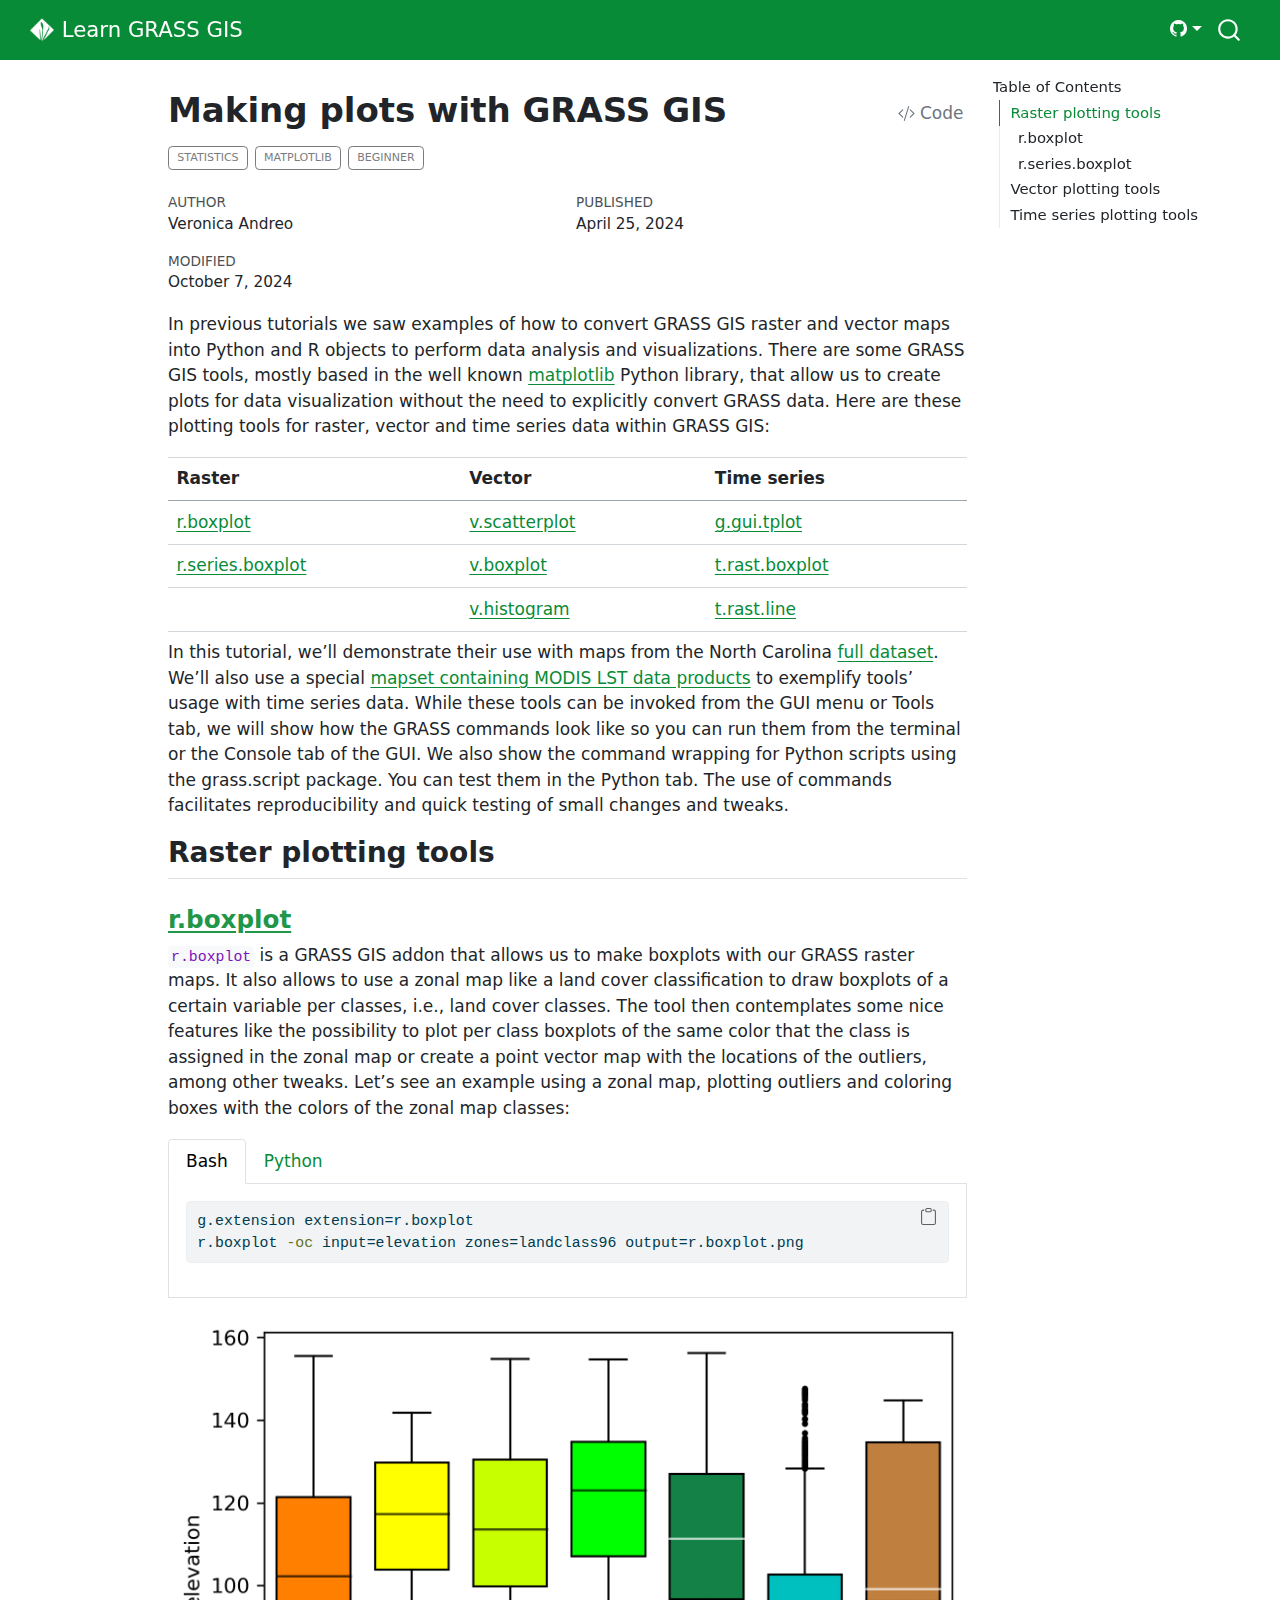
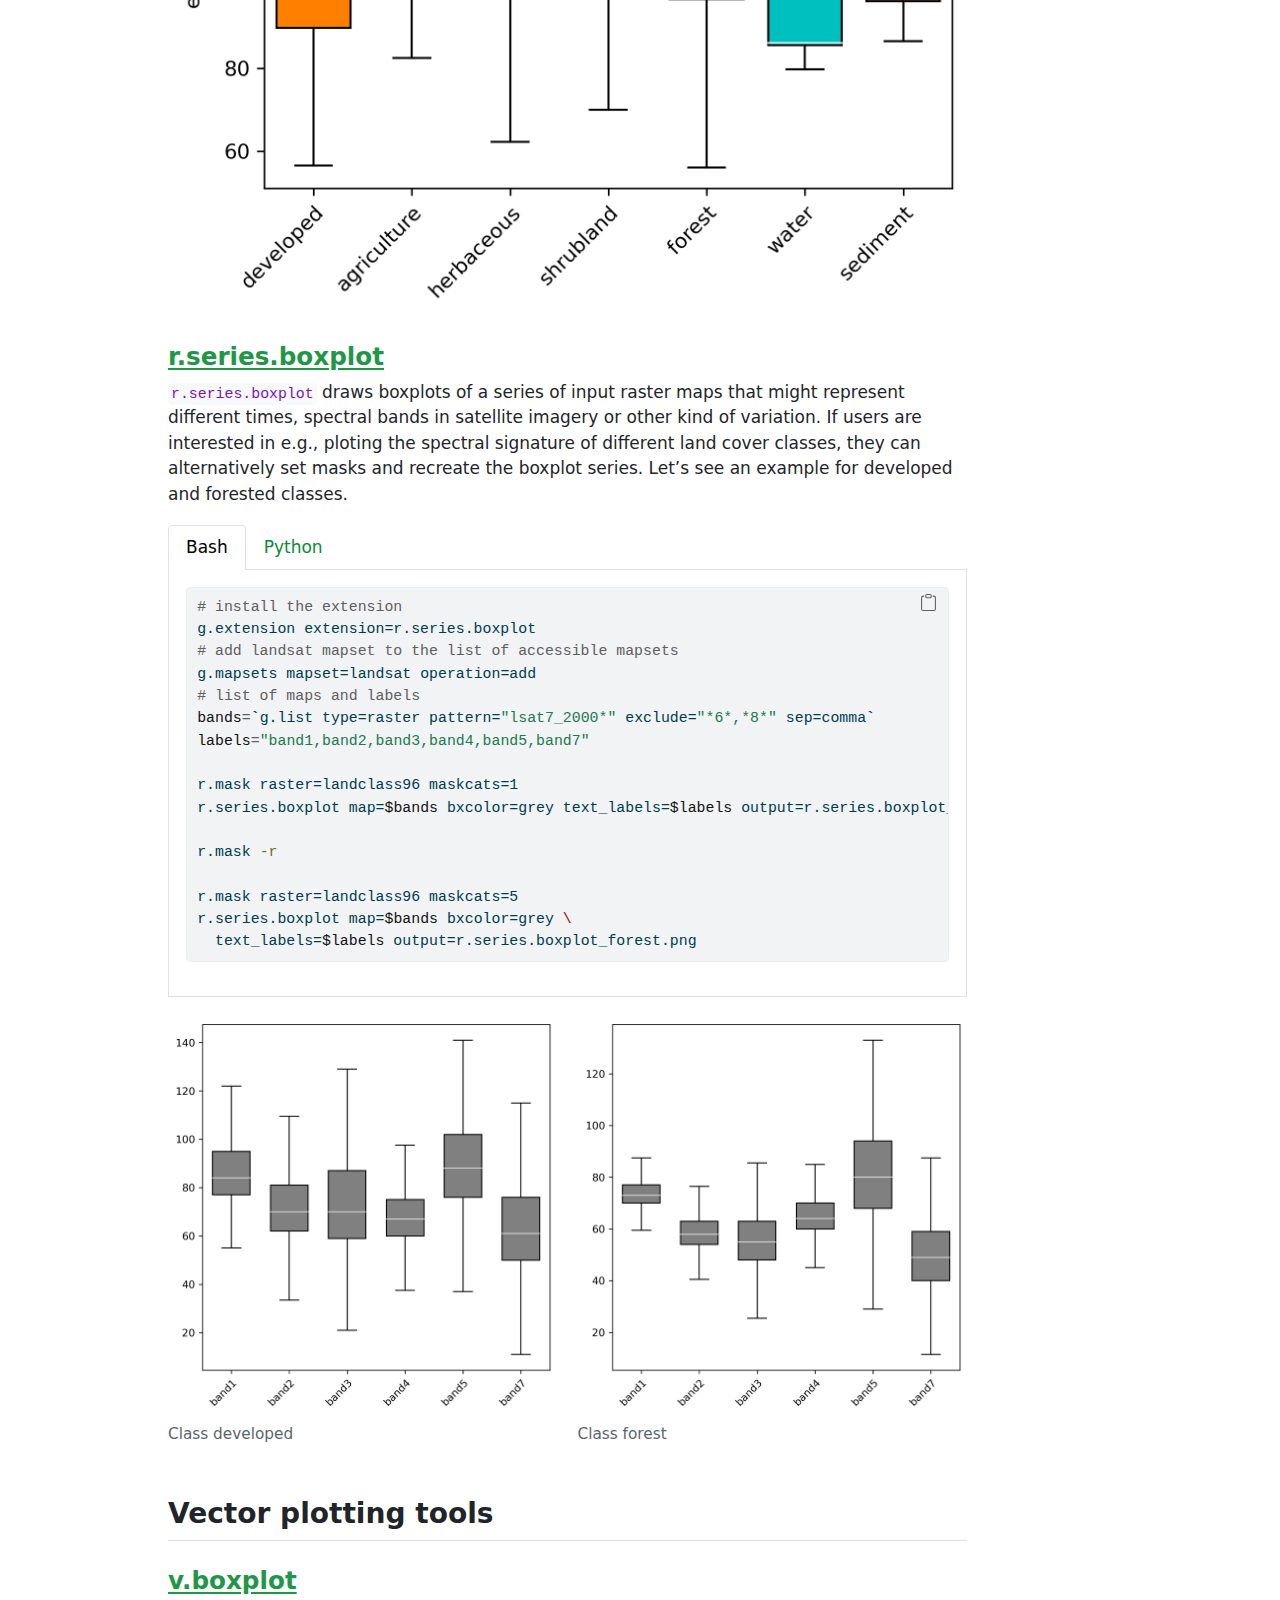
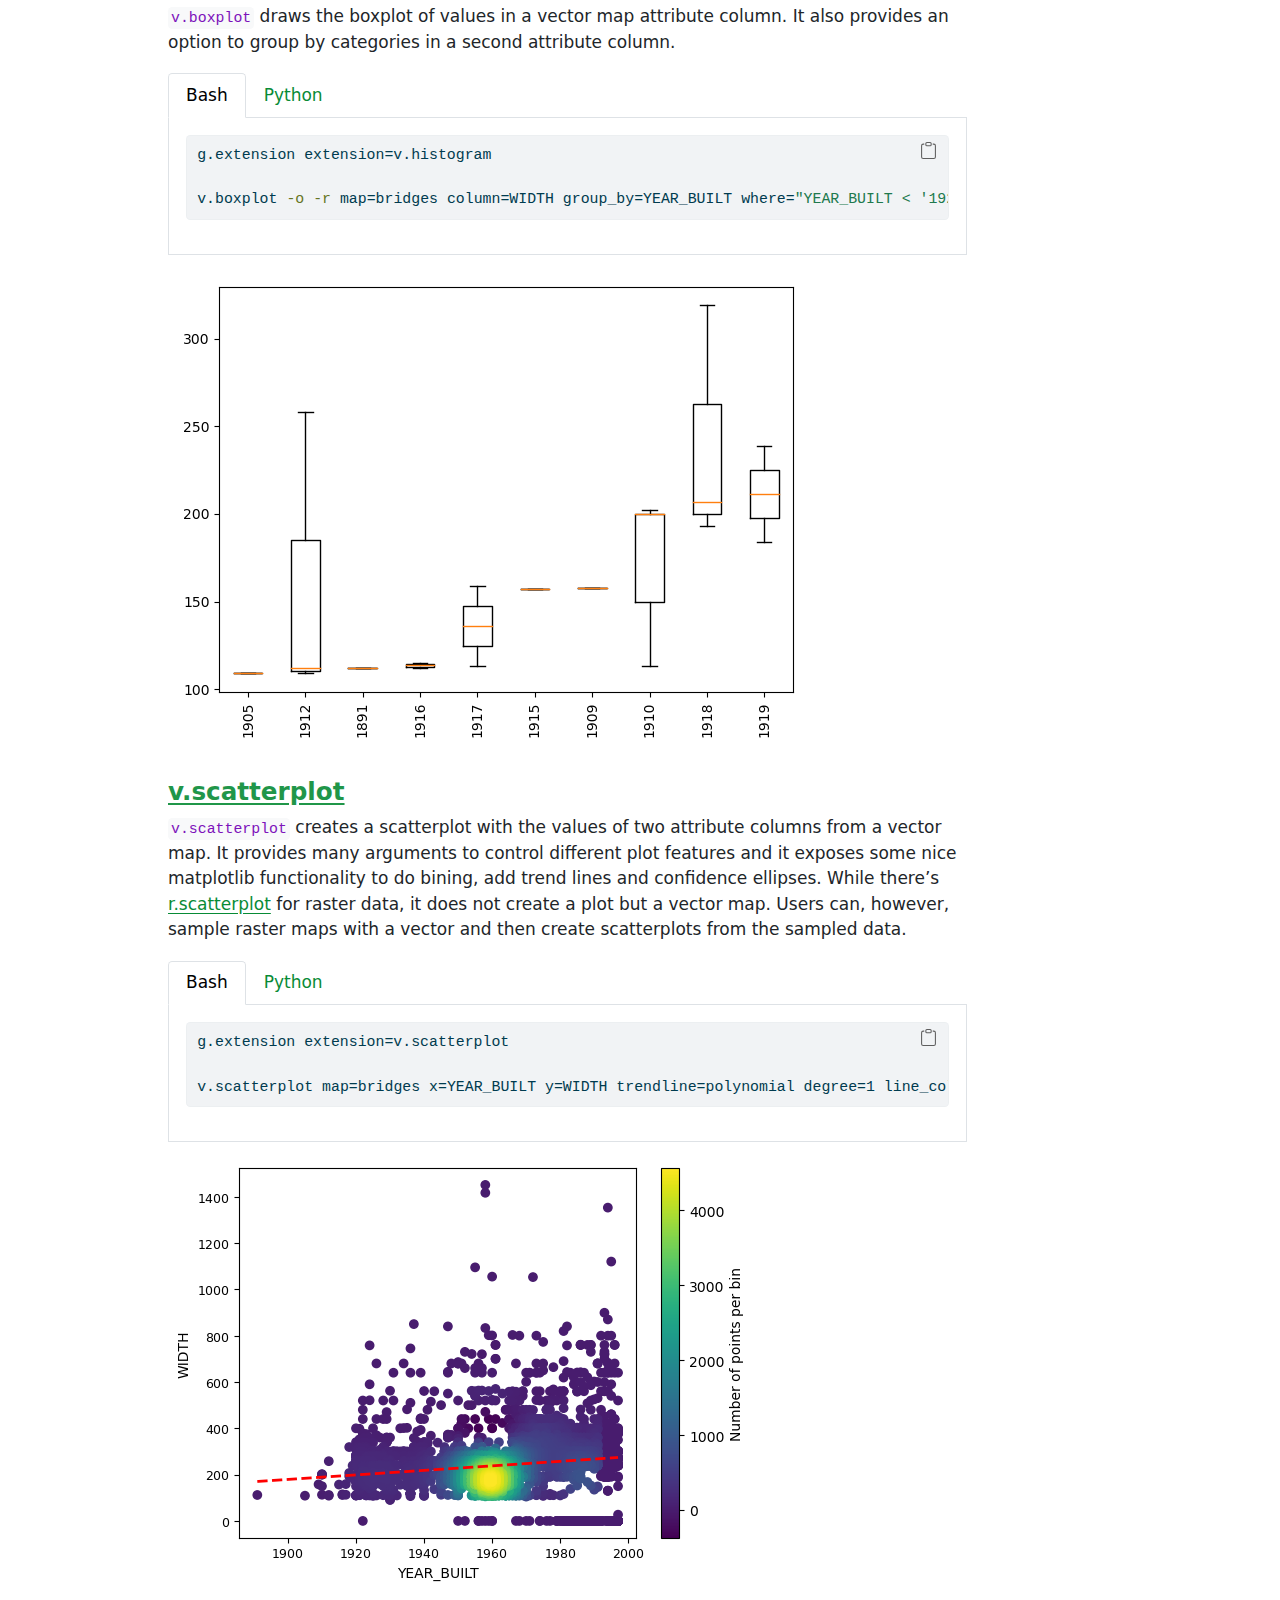
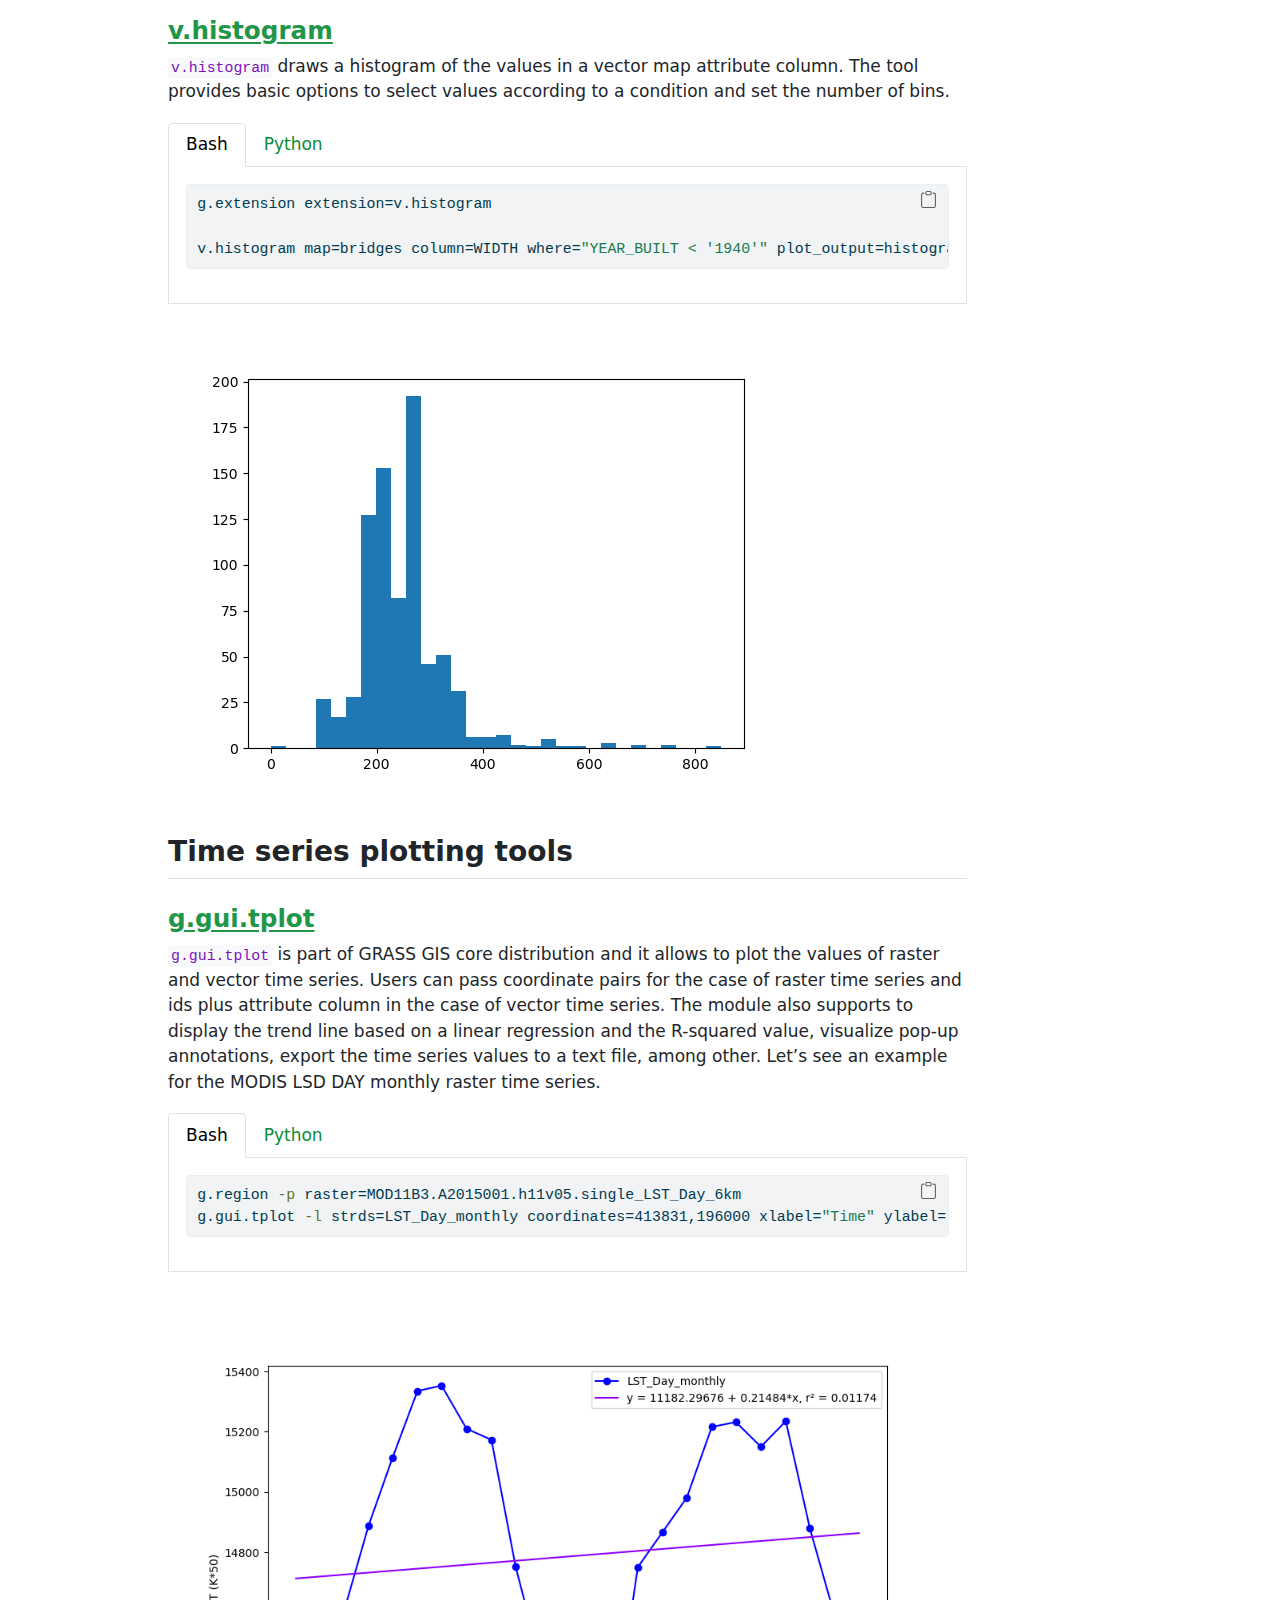
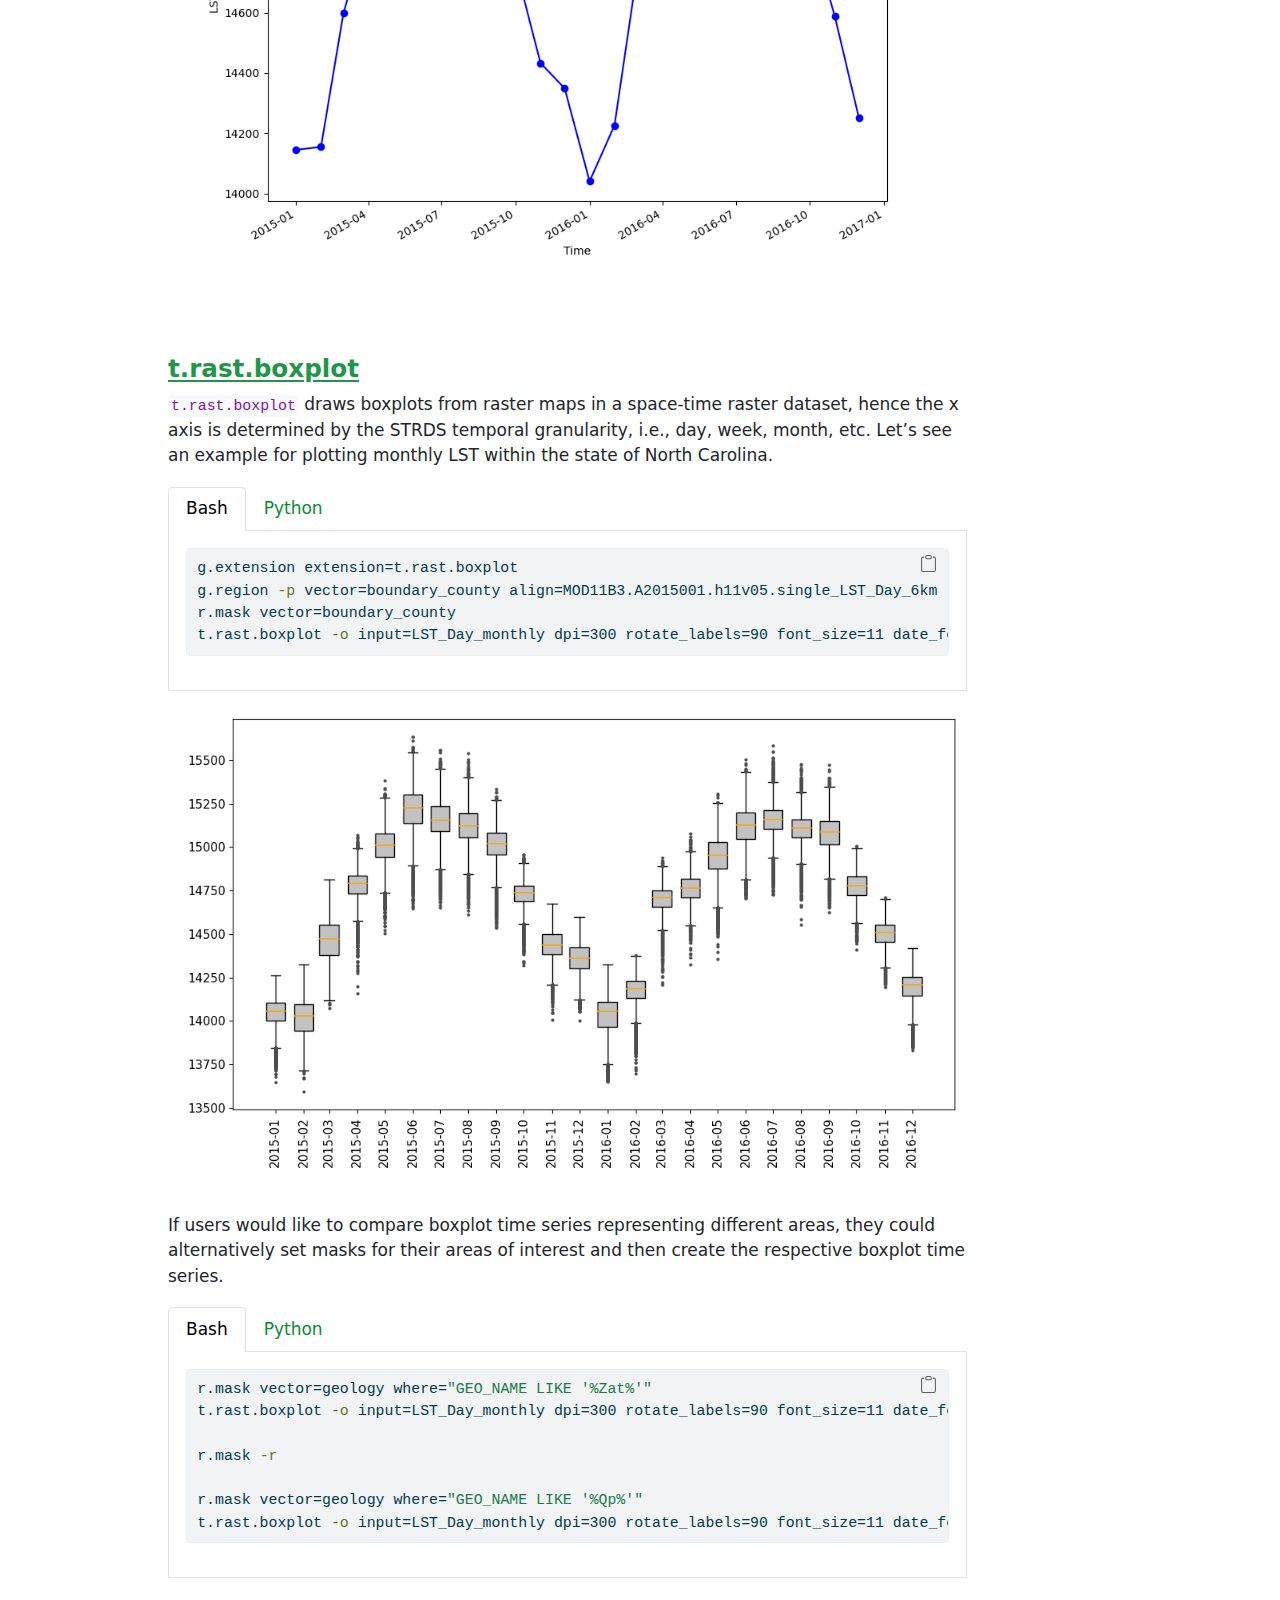
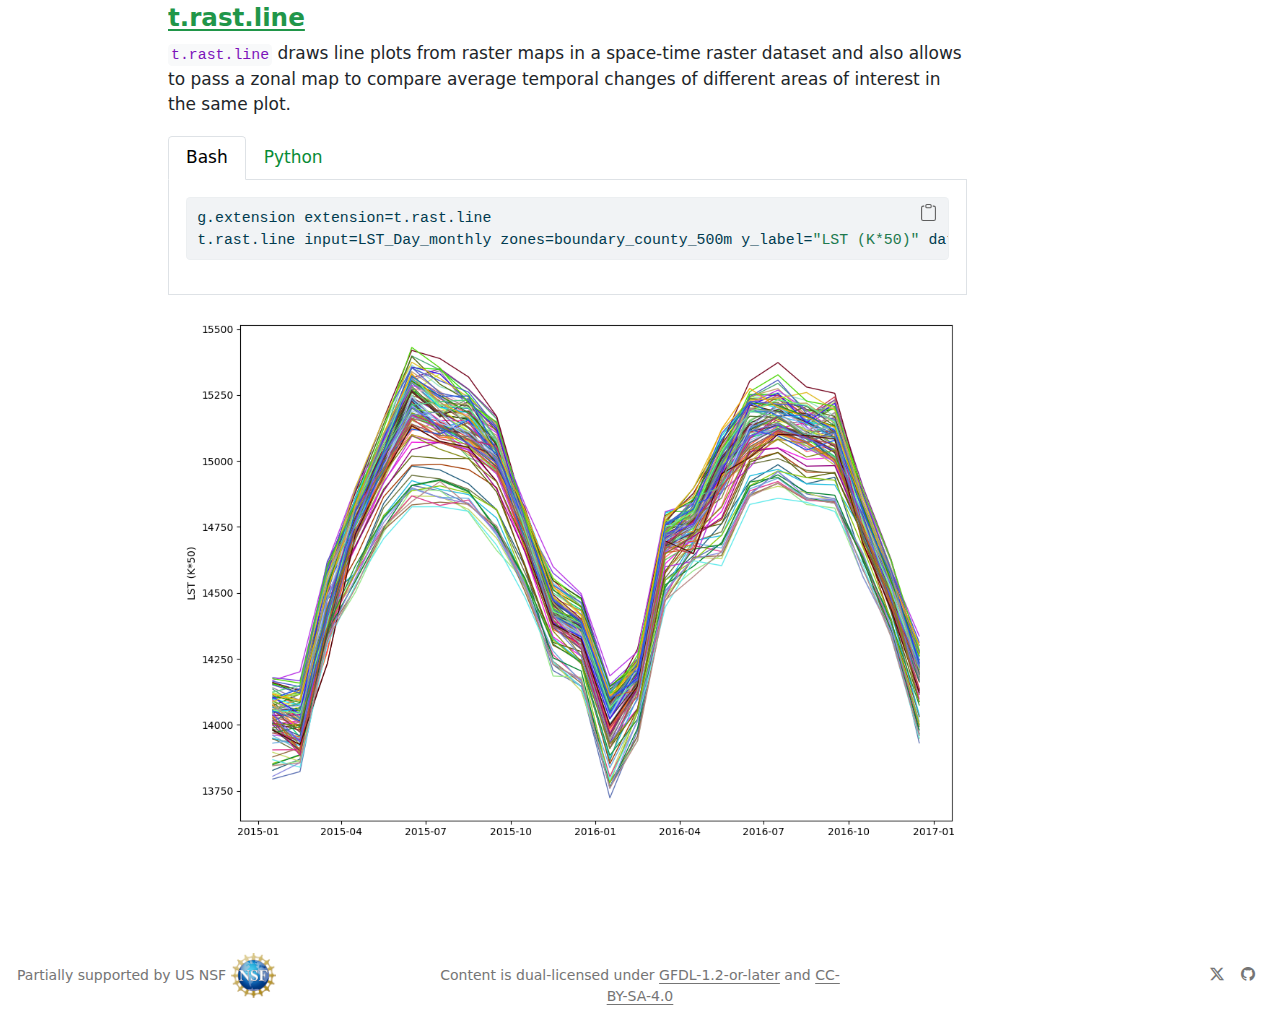
<file: content/tutorials/good_looking_plots/good_looking_plots_in_grass.html>
<!DOCTYPE html>
<html xmlns="http://www.w3.org/1999/xhtml" lang="en" xml:lang="en"><head>

<meta charset="utf-8">
<meta name="generator" content="quarto-1.5.57">

<meta name="viewport" content="width=device-width, initial-scale=1.0, user-scalable=yes">

<meta name="author" content="Veronica Andreo">
<meta name="dcterms.date" content="2024-04-25">

<title>Making plots with GRASS GIS</title>
<style>
code{white-space: pre-wrap;}
span.smallcaps{font-variant: small-caps;}
div.columns{display: flex; gap: min(4vw, 1.5em);}
div.column{flex: auto; overflow-x: auto;}
div.hanging-indent{margin-left: 1.5em; text-indent: -1.5em;}
ul.task-list{list-style: none;}
ul.task-list li input[type="checkbox"] {
  width: 0.8em;
  margin: 0 0.8em 0.2em -1em; /* quarto-specific, see https://github.com/quarto-dev/quarto-cli/issues/4556 */ 
  vertical-align: middle;
}
/* CSS for syntax highlighting */
pre > code.sourceCode { white-space: pre; position: relative; }
pre > code.sourceCode > span { line-height: 1.25; }
pre > code.sourceCode > span:empty { height: 1.2em; }
.sourceCode { overflow: visible; }
code.sourceCode > span { color: inherit; text-decoration: inherit; }
div.sourceCode { margin: 1em 0; }
pre.sourceCode { margin: 0; }
@media screen {
div.sourceCode { overflow: auto; }
}
@media print {
pre > code.sourceCode { white-space: pre-wrap; }
pre > code.sourceCode > span { display: inline-block; text-indent: -5em; padding-left: 5em; }
}
pre.numberSource code
  { counter-reset: source-line 0; }
pre.numberSource code > span
  { position: relative; left: -4em; counter-increment: source-line; }
pre.numberSource code > span > a:first-child::before
  { content: counter(source-line);
    position: relative; left: -1em; text-align: right; vertical-align: baseline;
    border: none; display: inline-block;
    -webkit-touch-callout: none; -webkit-user-select: none;
    -khtml-user-select: none; -moz-user-select: none;
    -ms-user-select: none; user-select: none;
    padding: 0 4px; width: 4em;
  }
pre.numberSource { margin-left: 3em;  padding-left: 4px; }
div.sourceCode
  {   }
@media screen {
pre > code.sourceCode > span > a:first-child::before { text-decoration: underline; }
}
</style>


<script src="../../../site_libs/quarto-nav/quarto-nav.js"></script>
<script src="../../../site_libs/quarto-nav/headroom.min.js"></script>
<script src="../../../site_libs/clipboard/clipboard.min.js"></script>
<script src="../../../site_libs/quarto-search/autocomplete.umd.js"></script>
<script src="../../../site_libs/quarto-search/fuse.min.js"></script>
<script src="../../../site_libs/quarto-search/quarto-search.js"></script>
<meta name="quarto:offset" content="../../../">
<link href="../../../images/logos/grass-favicon-16x16.png" rel="icon" type="image/png">
<script src="../../../site_libs/quarto-html/quarto.js"></script>
<script src="../../../site_libs/quarto-html/popper.min.js"></script>
<script src="../../../site_libs/quarto-html/tippy.umd.min.js"></script>
<script src="../../../site_libs/quarto-html/anchor.min.js"></script>
<link href="../../../site_libs/quarto-html/tippy.css" rel="stylesheet">
<link href="../../../site_libs/quarto-html/quarto-syntax-highlighting.css" rel="stylesheet" id="quarto-text-highlighting-styles">
<script src="../../../site_libs/bootstrap/bootstrap.min.js"></script>
<link href="../../../site_libs/bootstrap/bootstrap-icons.css" rel="stylesheet">
<link href="../../../site_libs/bootstrap/bootstrap.min.css" rel="stylesheet" id="quarto-bootstrap" data-mode="light">
<script id="quarto-search-options" type="application/json">{
  "location": "navbar",
  "copy-button": false,
  "collapse-after": 3,
  "panel-placement": "end",
  "type": "overlay",
  "limit": 50,
  "keyboard-shortcut": [
    "f",
    "/",
    "s"
  ],
  "show-item-context": false,
  "language": {
    "search-no-results-text": "No results",
    "search-matching-documents-text": "matching documents",
    "search-copy-link-title": "Copy link to search",
    "search-hide-matches-text": "Hide additional matches",
    "search-more-match-text": "more match in this document",
    "search-more-matches-text": "more matches in this document",
    "search-clear-button-title": "Clear",
    "search-text-placeholder": "",
    "search-detached-cancel-button-title": "Cancel",
    "search-submit-button-title": "Submit",
    "search-label": "Search"
  }
}</script>


</head>

<body class="nav-fixed">

<div id="quarto-search-results"></div>
  <header id="quarto-header" class="headroom fixed-top">
    <nav class="navbar navbar-expand-lg " data-bs-theme="dark">
      <div class="navbar-container container-fluid">
      <div class="navbar-brand-container mx-auto">
    <a href="../../../index.html" class="navbar-brand navbar-brand-logo">
    <img src="../../../images/logos/grass-favicon-white-32x32.png" alt="" class="navbar-logo">
    </a>
    <a class="navbar-brand" href="../../../index.html">
    <span class="navbar-title">Learn GRASS GIS</span>
    </a>
  </div>
        <div class="quarto-navbar-tools tools-end">
    <div class="dropdown">
      <a href="" title="" id="quarto-navigation-tool-dropdown-0" class="quarto-navigation-tool dropdown-toggle px-1" data-bs-toggle="dropdown" aria-expanded="false" role="link" aria-label=""><i class="bi bi-github"></i></a>
      <ul class="dropdown-menu dropdown-menu-end" aria-labelledby="quarto-navigation-tool-dropdown-0">
          <li>
            <a class="dropdown-item quarto-navbar-tools-item" href="https://github.com/OSGeo/grass-tutorials">
            Source Code
            </a>
          </li>
          <li>
            <a class="dropdown-item quarto-navbar-tools-item" href="https://github.com/OSGeo/grass-tutorials/issues">
            Report an Issue
            </a>
          </li>
      </ul>
    </div>
</div>
          <div id="quarto-search" class="" title="Search"></div>
      </div> <!-- /container-fluid -->
    </nav>
</header>
<!-- content -->
<div id="quarto-content" class="quarto-container page-columns page-rows-contents page-layout-article page-navbar">
<!-- sidebar -->
<!-- margin-sidebar -->
    <div id="quarto-margin-sidebar" class="sidebar margin-sidebar">
        <nav id="TOC" role="doc-toc" class="toc-active">
    <h2 id="toc-title">Table of Contents</h2>
   
  <ul>
  <li><a href="#raster-plotting-tools" id="toc-raster-plotting-tools" class="nav-link active" data-scroll-target="#raster-plotting-tools">Raster plotting tools</a>
  <ul class="collapse">
  <li><a href="#r.boxplot" id="toc-r.boxplot" class="nav-link" data-scroll-target="#r.boxplot">r.boxplot</a></li>
  <li><a href="#r.series.boxplot" id="toc-r.series.boxplot" class="nav-link" data-scroll-target="#r.series.boxplot">r.series.boxplot</a></li>
  </ul></li>
  <li><a href="#vector-plotting-tools" id="toc-vector-plotting-tools" class="nav-link" data-scroll-target="#vector-plotting-tools">Vector plotting tools</a>
  <ul class="collapse">
  <li><a href="#v.boxplot" id="toc-v.boxplot" class="nav-link" data-scroll-target="#v.boxplot">v.boxplot</a></li>
  <li><a href="#v.scatterplot" id="toc-v.scatterplot" class="nav-link" data-scroll-target="#v.scatterplot">v.scatterplot</a></li>
  <li><a href="#v.histogram" id="toc-v.histogram" class="nav-link" data-scroll-target="#v.histogram">v.histogram</a></li>
  </ul></li>
  <li><a href="#time-series-plotting-tools" id="toc-time-series-plotting-tools" class="nav-link" data-scroll-target="#time-series-plotting-tools">Time series plotting tools</a>
  <ul class="collapse">
  <li><a href="#g.gui.tplot" id="toc-g.gui.tplot" class="nav-link" data-scroll-target="#g.gui.tplot">g.gui.tplot</a></li>
  <li><a href="#t.rast.boxplot" id="toc-t.rast.boxplot" class="nav-link" data-scroll-target="#t.rast.boxplot">t.rast.boxplot</a></li>
  <li><a href="#t.rast.line" id="toc-t.rast.line" class="nav-link" data-scroll-target="#t.rast.line">t.rast.line</a></li>
  </ul></li>
  </ul>
</nav>
    </div>
<!-- main -->
<main class="content" id="quarto-document-content">

<header id="title-block-header" class="quarto-title-block default">
<div class="quarto-title">
<div class="quarto-title-block"><div><h1 class="title">Making plots with GRASS GIS</h1><button type="button" class="btn code-tools-button" id="quarto-code-tools-source"><i class="bi"></i> Code</button></div></div>
  <div class="quarto-categories">
    <div class="quarto-category">statistics</div>
    <div class="quarto-category">matplotlib</div>
    <div class="quarto-category">beginner</div>
  </div>
  </div>



<div class="quarto-title-meta">

    <div>
    <div class="quarto-title-meta-heading">Author</div>
    <div class="quarto-title-meta-contents">
             <p>Veronica Andreo </p>
          </div>
  </div>
    
    <div>
    <div class="quarto-title-meta-heading">Published</div>
    <div class="quarto-title-meta-contents">
      <p class="date">April 25, 2024</p>
    </div>
  </div>
  
    <div>
    <div class="quarto-title-meta-heading">Modified</div>
    <div class="quarto-title-meta-contents">
      <p class="date-modified">October 7, 2024</p>
    </div>
  </div>
    
  </div>
  


</header>


<p>In previous tutorials we saw examples of how to convert GRASS GIS raster and vector maps into Python and R objects to perform data analysis and visualizations. There are some GRASS GIS tools, mostly based in the well known <a href="https://matplotlib.org/">matplotlib</a> Python library, that allow us to create plots for data visualization without the need to explicitly convert GRASS data. Here are these plotting tools for raster, vector and time series data within GRASS GIS:</p>
<table class="caption-top table">
<thead>
<tr class="header">
<th>Raster</th>
<th>Vector</th>
<th>Time series</th>
</tr>
</thead>
<tbody>
<tr class="odd">
<td><a href="https://grass.osgeo.org/grass-stable/manuals/addons/r.boxplot.html">r.boxplot</a></td>
<td><a href="https://grass.osgeo.org/grass-stable/manuals/addons/v.scatterplot.html">v.scatterplot</a></td>
<td><a href="https://grass.osgeo.org/grass-stable/manuals/g.gui.tplot.html">g.gui.tplot</a></td>
</tr>
<tr class="even">
<td><a href="https://grass.osgeo.org/grass-stable/manuals/addons/r.series.boxplot.html">r.series.boxplot</a></td>
<td><a href="https://grass.osgeo.org/grass-stable/manuals/addons/v.boxplot.html">v.boxplot</a></td>
<td><a href="https://grass.osgeo.org/grass-stable/manuals/addons/t.rast.boxplot.html">t.rast.boxplot</a></td>
</tr>
<tr class="odd">
<td></td>
<td><a href="https://grass.osgeo.org/grass-stable/manuals/addons/v.histogram.html">v.histogram</a></td>
<td><a href="https://grass.osgeo.org/grass-stable/manuals/addons/t.rast.line.html">t.rast.line</a></td>
</tr>
</tbody>
</table>
<p>In this tutorial, we’ll demonstrate their use with maps from the North Carolina <a href="https://grass.osgeo.org/sampledata/north_carolina/nc_spm_08_grass7.zip">full dataset</a>. We’ll also use a special <a href="https://grass.osgeo.org/sampledata/north_carolina/nc_spm_mapset_modis2015_2016_lst_grass8.zip">mapset containing MODIS LST data products</a> to exemplify tools’ usage with time series data. While these tools can be invoked from the GUI menu or Tools tab, we will show how the GRASS commands look like so you can run them from the terminal or the Console tab of the GUI. We also show the command wrapping for Python scripts using the grass.script package. You can test them in the Python tab. The use of commands facilitates reproducibility and quick testing of small changes and tweaks.</p>
<section id="raster-plotting-tools" class="level2">
<h2 class="anchored" data-anchor-id="raster-plotting-tools">Raster plotting tools</h2>
<section id="r.boxplot" class="level3">
<h3 class="anchored" data-anchor-id="r.boxplot"><a href="https://grass.osgeo.org/grass-stable/manuals/addons/r.boxplot.html">r.boxplot</a></h3>
<p><code>r.boxplot</code> is a GRASS GIS addon that allows us to make boxplots with our GRASS raster maps. It also allows to use a zonal map like a land cover classification to draw boxplots of a certain variable per classes, i.e., land cover classes. The tool then contemplates some nice features like the possibility to plot per class boxplots of the same color that the class is assigned in the zonal map or create a point vector map with the locations of the outliers, among other tweaks. Let’s see an example using a zonal map, plotting outliers and coloring boxes with the colors of the zonal map classes:</p>
<div class="tabset-margin-container"></div><div class="panel-tabset">
<ul class="nav nav-tabs" role="tablist"><li class="nav-item" role="presentation"><a class="nav-link active" id="tabset-1-1-tab" data-bs-toggle="tab" data-bs-target="#tabset-1-1" role="tab" aria-controls="tabset-1-1" aria-selected="true">Bash</a></li><li class="nav-item" role="presentation"><a class="nav-link" id="tabset-1-2-tab" data-bs-toggle="tab" data-bs-target="#tabset-1-2" role="tab" aria-controls="tabset-1-2" aria-selected="false">Python</a></li></ul>
<div class="tab-content">
<div id="tabset-1-1" class="tab-pane active" role="tabpanel" aria-labelledby="tabset-1-1-tab">
<div class="cell">
<div class="sourceCode cell-code" id="cb1"><pre class="sourceCode bash code-with-copy"><code class="sourceCode bash"><span id="cb1-1"><a href="#cb1-1" aria-hidden="true" tabindex="-1"></a><span class="ex">g.extension</span> extension=r.boxplot</span>
<span id="cb1-2"><a href="#cb1-2" aria-hidden="true" tabindex="-1"></a><span class="ex">r.boxplot</span> <span class="at">-oc</span> input=elevation zones=landclass96 output=r.boxplot.png</span></code><button title="Copy to Clipboard" class="code-copy-button"><i class="bi"></i></button></pre></div>
</div>
</div>
<div id="tabset-1-2" class="tab-pane" role="tabpanel" aria-labelledby="tabset-1-2-tab">
<div class="cell">
<div class="sourceCode cell-code" id="cb2"><pre class="sourceCode python code-with-copy"><code class="sourceCode python"><span id="cb2-1"><a href="#cb2-1" aria-hidden="true" tabindex="-1"></a>gs.run_command(<span class="st">"g.extension"</span>, extension<span class="op">=</span><span class="st">"r.boxplot"</span>)</span>
<span id="cb2-2"><a href="#cb2-2" aria-hidden="true" tabindex="-1"></a>gs.run_command(<span class="st">"r.boxplot"</span>, </span>
<span id="cb2-3"><a href="#cb2-3" aria-hidden="true" tabindex="-1"></a>               <span class="bu">input</span><span class="op">=</span><span class="st">"elevation"</span>, </span>
<span id="cb2-4"><a href="#cb2-4" aria-hidden="true" tabindex="-1"></a>               zones<span class="op">=</span><span class="st">"landclass96"</span>, </span>
<span id="cb2-5"><a href="#cb2-5" aria-hidden="true" tabindex="-1"></a>               raster_statistics<span class="op">=</span><span class="st">"median,IQR"</span>, </span>
<span id="cb2-6"><a href="#cb2-6" aria-hidden="true" tabindex="-1"></a>               output<span class="op">=</span><span class="st">"r.boxplot.png"</span>,</span>
<span id="cb2-7"><a href="#cb2-7" aria-hidden="true" tabindex="-1"></a>               flags<span class="op">=</span><span class="st">"oc"</span>)</span></code><button title="Copy to Clipboard" class="code-copy-button"><i class="bi"></i></button></pre></div>
</div>
</div>
</div>
</div>
<p><img src="images/r.boxplot.png" class="img-fluid"></p>
</section>
<section id="r.series.boxplot" class="level3">
<h3 class="anchored" data-anchor-id="r.series.boxplot"><a href="https://grass.osgeo.org/grass-stable/manuals/addons/r.series.boxplot.html">r.series.boxplot</a></h3>
<p><code>r.series.boxplot</code> draws boxplots of a series of input raster maps that might represent different times, spectral bands in satellite imagery or other kind of variation. If users are interested in e.g., ploting the spectral signature of different land cover classes, they can alternatively set masks and recreate the boxplot series. Let’s see an example for developed and forested classes.</p>
<div class="tabset-margin-container"></div><div class="panel-tabset">
<ul class="nav nav-tabs" role="tablist"><li class="nav-item" role="presentation"><a class="nav-link active" id="tabset-2-1-tab" data-bs-toggle="tab" data-bs-target="#tabset-2-1" role="tab" aria-controls="tabset-2-1" aria-selected="true">Bash</a></li><li class="nav-item" role="presentation"><a class="nav-link" id="tabset-2-2-tab" data-bs-toggle="tab" data-bs-target="#tabset-2-2" role="tab" aria-controls="tabset-2-2" aria-selected="false">Python</a></li></ul>
<div class="tab-content">
<div id="tabset-2-1" class="tab-pane active" role="tabpanel" aria-labelledby="tabset-2-1-tab">
<div class="cell">
<div class="sourceCode cell-code" id="cb3"><pre class="sourceCode bash code-with-copy"><code class="sourceCode bash"><span id="cb3-1"><a href="#cb3-1" aria-hidden="true" tabindex="-1"></a><span class="co"># install the extension</span></span>
<span id="cb3-2"><a href="#cb3-2" aria-hidden="true" tabindex="-1"></a><span class="ex">g.extension</span> extension=r.series.boxplot</span>
<span id="cb3-3"><a href="#cb3-3" aria-hidden="true" tabindex="-1"></a><span class="co"># add landsat mapset to the list of accessible mapsets</span></span>
<span id="cb3-4"><a href="#cb3-4" aria-hidden="true" tabindex="-1"></a><span class="ex">g.mapsets</span> mapset=landsat operation=add</span>
<span id="cb3-5"><a href="#cb3-5" aria-hidden="true" tabindex="-1"></a><span class="co"># list of maps and labels</span></span>
<span id="cb3-6"><a href="#cb3-6" aria-hidden="true" tabindex="-1"></a><span class="va">bands</span><span class="op">=</span><span class="kw">`</span><span class="ex">g.list</span> type=raster pattern=<span class="st">"lsat7_2000*"</span> exclude=<span class="st">"*6*,*8*"</span> sep=comma<span class="kw">`</span></span>
<span id="cb3-7"><a href="#cb3-7" aria-hidden="true" tabindex="-1"></a><span class="va">labels</span><span class="op">=</span><span class="st">"band1,band2,band3,band4,band5,band7"</span></span>
<span id="cb3-8"><a href="#cb3-8" aria-hidden="true" tabindex="-1"></a></span>
<span id="cb3-9"><a href="#cb3-9" aria-hidden="true" tabindex="-1"></a><span class="ex">r.mask</span> raster=landclass96 maskcats=1</span>
<span id="cb3-10"><a href="#cb3-10" aria-hidden="true" tabindex="-1"></a><span class="ex">r.series.boxplot</span> map=<span class="va">$bands</span> bxcolor=grey text_labels=<span class="va">$labels</span> output=r.series.boxplot_developed.png</span>
<span id="cb3-11"><a href="#cb3-11" aria-hidden="true" tabindex="-1"></a></span>
<span id="cb3-12"><a href="#cb3-12" aria-hidden="true" tabindex="-1"></a><span class="ex">r.mask</span> <span class="at">-r</span> </span>
<span id="cb3-13"><a href="#cb3-13" aria-hidden="true" tabindex="-1"></a></span>
<span id="cb3-14"><a href="#cb3-14" aria-hidden="true" tabindex="-1"></a><span class="ex">r.mask</span> raster=landclass96 maskcats=5</span>
<span id="cb3-15"><a href="#cb3-15" aria-hidden="true" tabindex="-1"></a><span class="ex">r.series.boxplot</span> map=<span class="va">$bands</span> bxcolor=grey <span class="dt">\</span></span>
<span id="cb3-16"><a href="#cb3-16" aria-hidden="true" tabindex="-1"></a>  text_labels=<span class="va">$labels</span> output=r.series.boxplot_forest.png</span></code><button title="Copy to Clipboard" class="code-copy-button"><i class="bi"></i></button></pre></div>
</div>
</div>
<div id="tabset-2-2" class="tab-pane" role="tabpanel" aria-labelledby="tabset-2-2-tab">
<div class="cell">
<div class="sourceCode cell-code" id="cb4"><pre class="sourceCode python code-with-copy"><code class="sourceCode python"><span id="cb4-1"><a href="#cb4-1" aria-hidden="true" tabindex="-1"></a>gs.run_command(<span class="st">"g.extension"</span>, extension<span class="op">=</span><span class="st">"r.series.boxplot"</span>)</span>
<span id="cb4-2"><a href="#cb4-2" aria-hidden="true" tabindex="-1"></a></span>
<span id="cb4-3"><a href="#cb4-3" aria-hidden="true" tabindex="-1"></a>gs.run_command(<span class="st">"g.mapsets"</span>, mapset<span class="op">=</span><span class="st">"landsat"</span>, operation<span class="op">=</span><span class="st">"add"</span>)</span>
<span id="cb4-4"><a href="#cb4-4" aria-hidden="true" tabindex="-1"></a></span>
<span id="cb4-5"><a href="#cb4-5" aria-hidden="true" tabindex="-1"></a>bands <span class="op">=</span> gs.list_grouped(<span class="bu">type</span><span class="op">=</span><span class="st">"raster"</span>, pattern<span class="op">=</span><span class="st">"lsat7_2000*"</span>, exclude<span class="op">=</span><span class="st">"*6*,*8*"</span>)[<span class="st">"landsat"</span>]</span>
<span id="cb4-6"><a href="#cb4-6" aria-hidden="true" tabindex="-1"></a>labels <span class="op">=</span> [<span class="st">"band1"</span>, <span class="st">"band2"</span>, <span class="st">"band3"</span>, <span class="st">"band4"</span>, <span class="st">"band5"</span>, <span class="st">"band7"</span>]</span>
<span id="cb4-7"><a href="#cb4-7" aria-hidden="true" tabindex="-1"></a></span>
<span id="cb4-8"><a href="#cb4-8" aria-hidden="true" tabindex="-1"></a>gs.run_command(<span class="st">"r.mask"</span>, raster<span class="op">=</span><span class="st">"landclass96"</span>, maskcats<span class="op">=</span><span class="st">"1"</span>)</span>
<span id="cb4-9"><a href="#cb4-9" aria-hidden="true" tabindex="-1"></a>gs.run_command(<span class="st">"r.series.boxplot"</span>, </span>
<span id="cb4-10"><a href="#cb4-10" aria-hidden="true" tabindex="-1"></a>              <span class="bu">map</span><span class="op">=</span>bands, </span>
<span id="cb4-11"><a href="#cb4-11" aria-hidden="true" tabindex="-1"></a>              bxcolor<span class="op">=</span><span class="st">"grey"</span>, </span>
<span id="cb4-12"><a href="#cb4-12" aria-hidden="true" tabindex="-1"></a>              text_labels<span class="op">=</span>labels, </span>
<span id="cb4-13"><a href="#cb4-13" aria-hidden="true" tabindex="-1"></a>              output<span class="op">=</span><span class="st">"r.series.boxplot_developed.png"</span>)</span>
<span id="cb4-14"><a href="#cb4-14" aria-hidden="true" tabindex="-1"></a></span>
<span id="cb4-15"><a href="#cb4-15" aria-hidden="true" tabindex="-1"></a>gs.run_command(<span class="st">"r.mask"</span>, flags<span class="op">=</span><span class="st">"r"</span>)</span>
<span id="cb4-16"><a href="#cb4-16" aria-hidden="true" tabindex="-1"></a></span>
<span id="cb4-17"><a href="#cb4-17" aria-hidden="true" tabindex="-1"></a>gs.run_command(<span class="st">"r.mask"</span>, raster<span class="op">=</span><span class="st">"landclass96"</span>, maskcats<span class="op">=</span><span class="st">"5"</span>)</span>
<span id="cb4-18"><a href="#cb4-18" aria-hidden="true" tabindex="-1"></a></span>
<span id="cb4-19"><a href="#cb4-19" aria-hidden="true" tabindex="-1"></a>gs.run_command(<span class="st">"r.series.boxplot"</span>, </span>
<span id="cb4-20"><a href="#cb4-20" aria-hidden="true" tabindex="-1"></a>              <span class="bu">map</span><span class="op">=</span>bands, </span>
<span id="cb4-21"><a href="#cb4-21" aria-hidden="true" tabindex="-1"></a>              bxcolor<span class="op">=</span><span class="st">"grey"</span>, </span>
<span id="cb4-22"><a href="#cb4-22" aria-hidden="true" tabindex="-1"></a>              text_labels<span class="op">=</span>labels, </span>
<span id="cb4-23"><a href="#cb4-23" aria-hidden="true" tabindex="-1"></a>              output<span class="op">=</span><span class="st">"r.series.boxplot_forested.png"</span>)</span></code><button title="Copy to Clipboard" class="code-copy-button"><i class="bi"></i></button></pre></div>
</div>
</div>
</div>
</div>
<div>

</div>
<div class="quarto-layout-panel" data-layout-ncol="2">
<div class="quarto-layout-row">
<div class="quarto-layout-cell" style="flex-basis: 50.0%;justify-content: flex-start;">
<div class="quarto-figure quarto-figure-center">
<figure class="figure">
<p><img src="images/r.series.boxplot_developed.png" class="img-fluid figure-img"></p>
<figcaption>Class developed</figcaption>
</figure>
</div>
</div>
<div class="quarto-layout-cell" style="flex-basis: 50.0%;justify-content: flex-start;">
<div class="quarto-figure quarto-figure-center">
<figure class="figure">
<p><img src="images/r.series.boxplot_forested.png" class="img-fluid figure-img"></p>
<figcaption>Class forest</figcaption>
</figure>
</div>
</div>
</div>
</div>
</section>
</section>
<section id="vector-plotting-tools" class="level2">
<h2 class="anchored" data-anchor-id="vector-plotting-tools">Vector plotting tools</h2>
<section id="v.boxplot" class="level3">
<h3 class="anchored" data-anchor-id="v.boxplot"><a href="https://grass.osgeo.org/grass-stable/manuals/addons/v.boxplot.html">v.boxplot</a></h3>
<p><code>v.boxplot</code> draws the boxplot of values in a vector map attribute column. It also provides an option to group by categories in a second attribute column.</p>
<div class="tabset-margin-container"></div><div class="panel-tabset">
<ul class="nav nav-tabs" role="tablist"><li class="nav-item" role="presentation"><a class="nav-link active" id="tabset-3-1-tab" data-bs-toggle="tab" data-bs-target="#tabset-3-1" role="tab" aria-controls="tabset-3-1" aria-selected="true">Bash</a></li><li class="nav-item" role="presentation"><a class="nav-link" id="tabset-3-2-tab" data-bs-toggle="tab" data-bs-target="#tabset-3-2" role="tab" aria-controls="tabset-3-2" aria-selected="false">Python</a></li></ul>
<div class="tab-content">
<div id="tabset-3-1" class="tab-pane active" role="tabpanel" aria-labelledby="tabset-3-1-tab">
<div class="cell">
<div class="sourceCode cell-code" id="cb5"><pre class="sourceCode bash code-with-copy"><code class="sourceCode bash"><span id="cb5-1"><a href="#cb5-1" aria-hidden="true" tabindex="-1"></a><span class="ex">g.extension</span> extension=v.histogram</span>
<span id="cb5-2"><a href="#cb5-2" aria-hidden="true" tabindex="-1"></a></span>
<span id="cb5-3"><a href="#cb5-3" aria-hidden="true" tabindex="-1"></a><span class="ex">v.boxplot</span> <span class="at">-o</span> <span class="at">-r</span> map=bridges column=WIDTH group_by=YEAR_BUILT where=<span class="st">"YEAR_BUILT &lt; '1920'"</span> order=ascending plot_output=boxplot_bridges_width_per_year.png</span></code><button title="Copy to Clipboard" class="code-copy-button"><i class="bi"></i></button></pre></div>
</div>
</div>
<div id="tabset-3-2" class="tab-pane" role="tabpanel" aria-labelledby="tabset-3-2-tab">
<div class="cell">
<div class="sourceCode cell-code" id="cb6"><pre class="sourceCode python code-with-copy"><code class="sourceCode python"><span id="cb6-1"><a href="#cb6-1" aria-hidden="true" tabindex="-1"></a>gs.run_command(<span class="st">"g.extension"</span>, extension<span class="op">=</span><span class="st">"v.histogram"</span>)</span>
<span id="cb6-2"><a href="#cb6-2" aria-hidden="true" tabindex="-1"></a></span>
<span id="cb6-3"><a href="#cb6-3" aria-hidden="true" tabindex="-1"></a>gs.run_command(<span class="st">"v.boxplot"</span>,</span>
<span id="cb6-4"><a href="#cb6-4" aria-hidden="true" tabindex="-1"></a>              <span class="bu">map</span><span class="op">=</span><span class="st">"bridges"</span>, </span>
<span id="cb6-5"><a href="#cb6-5" aria-hidden="true" tabindex="-1"></a>              column<span class="op">=</span><span class="st">"WIDTH"</span>, </span>
<span id="cb6-6"><a href="#cb6-6" aria-hidden="true" tabindex="-1"></a>              group_by<span class="op">=</span><span class="st">"YEAR_BUILT"</span>, </span>
<span id="cb6-7"><a href="#cb6-7" aria-hidden="true" tabindex="-1"></a>              where<span class="op">=</span><span class="st">"YEAR_BUILT &lt; '1920'"</span>, </span>
<span id="cb6-8"><a href="#cb6-8" aria-hidden="true" tabindex="-1"></a>              order<span class="op">=</span><span class="st">"ascending"</span>, </span>
<span id="cb6-9"><a href="#cb6-9" aria-hidden="true" tabindex="-1"></a>              plot_output<span class="op">=</span><span class="st">"boxplot_bridges_width_per_year.png"</span>, </span>
<span id="cb6-10"><a href="#cb6-10" aria-hidden="true" tabindex="-1"></a>              flags<span class="op">=</span><span class="st">"or"</span>)</span></code><button title="Copy to Clipboard" class="code-copy-button"><i class="bi"></i></button></pre></div>
</div>
</div>
</div>
</div>
<p><img src="images/boxplot_bridges_width_per_year.png" class="img-fluid"></p>
</section>
<section id="v.scatterplot" class="level3">
<h3 class="anchored" data-anchor-id="v.scatterplot"><a href="https://grass.osgeo.org/grass-stable/manuals/addons/v.scatterplot.html">v.scatterplot</a></h3>
<p><code>v.scatterplot</code> creates a scatterplot with the values of two attribute columns from a vector map. It provides many arguments to control different plot features and it exposes some nice matplotlib functionality to do bining, add trend lines and confidence ellipses. While there’s <a href="https://grass.osgeo.org/grass-stable/manuals/addons/r.scatterplot.html">r.scatterplot</a> for raster data, it does not create a plot but a vector map. Users can, however, sample raster maps with a vector and then create scatterplots from the sampled data.</p>
<div class="tabset-margin-container"></div><div class="panel-tabset">
<ul class="nav nav-tabs" role="tablist"><li class="nav-item" role="presentation"><a class="nav-link active" id="tabset-4-1-tab" data-bs-toggle="tab" data-bs-target="#tabset-4-1" role="tab" aria-controls="tabset-4-1" aria-selected="true">Bash</a></li><li class="nav-item" role="presentation"><a class="nav-link" id="tabset-4-2-tab" data-bs-toggle="tab" data-bs-target="#tabset-4-2" role="tab" aria-controls="tabset-4-2" aria-selected="false">Python</a></li></ul>
<div class="tab-content">
<div id="tabset-4-1" class="tab-pane active" role="tabpanel" aria-labelledby="tabset-4-1-tab">
<div class="cell">
<div class="sourceCode cell-code" id="cb7"><pre class="sourceCode bash code-with-copy"><code class="sourceCode bash"><span id="cb7-1"><a href="#cb7-1" aria-hidden="true" tabindex="-1"></a><span class="ex">g.extension</span> extension=v.scatterplot</span>
<span id="cb7-2"><a href="#cb7-2" aria-hidden="true" tabindex="-1"></a></span>
<span id="cb7-3"><a href="#cb7-3" aria-hidden="true" tabindex="-1"></a><span class="ex">v.scatterplot</span> map=bridges x=YEAR_BUILT y=WIDTH trendline=polynomial degree=1 line_color=red type=density bins=10,10 file_name=scatterplot_bridges_width_vs_year.png</span></code><button title="Copy to Clipboard" class="code-copy-button"><i class="bi"></i></button></pre></div>
</div>
</div>
<div id="tabset-4-2" class="tab-pane" role="tabpanel" aria-labelledby="tabset-4-2-tab">
<div class="cell">
<div class="sourceCode cell-code" id="cb8"><pre class="sourceCode python code-with-copy"><code class="sourceCode python"><span id="cb8-1"><a href="#cb8-1" aria-hidden="true" tabindex="-1"></a>gs.run_command(<span class="st">"g.extension"</span>, extension<span class="op">=</span><span class="st">"v.scatterplot"</span>)</span>
<span id="cb8-2"><a href="#cb8-2" aria-hidden="true" tabindex="-1"></a></span>
<span id="cb8-3"><a href="#cb8-3" aria-hidden="true" tabindex="-1"></a>gs.run_command(<span class="st">"v.scatterplot"</span>, </span>
<span id="cb8-4"><a href="#cb8-4" aria-hidden="true" tabindex="-1"></a>              <span class="bu">map</span><span class="op">=</span><span class="st">"bridges"</span>, </span>
<span id="cb8-5"><a href="#cb8-5" aria-hidden="true" tabindex="-1"></a>              x<span class="op">=</span><span class="st">"YEAR_BUILT"</span>, </span>
<span id="cb8-6"><a href="#cb8-6" aria-hidden="true" tabindex="-1"></a>              y<span class="op">=</span><span class="st">"WIDTH"</span>, </span>
<span id="cb8-7"><a href="#cb8-7" aria-hidden="true" tabindex="-1"></a>              trendline<span class="op">=</span><span class="st">"polynomial"</span>, </span>
<span id="cb8-8"><a href="#cb8-8" aria-hidden="true" tabindex="-1"></a>              degree<span class="op">=</span><span class="dv">1</span>, </span>
<span id="cb8-9"><a href="#cb8-9" aria-hidden="true" tabindex="-1"></a>              line_color<span class="op">=</span><span class="st">"red"</span>, </span>
<span id="cb8-10"><a href="#cb8-10" aria-hidden="true" tabindex="-1"></a>              <span class="bu">type</span><span class="op">=</span><span class="st">"density"</span>, </span>
<span id="cb8-11"><a href="#cb8-11" aria-hidden="true" tabindex="-1"></a>              bins<span class="op">=</span><span class="st">"10,10"</span>, </span>
<span id="cb8-12"><a href="#cb8-12" aria-hidden="true" tabindex="-1"></a>              file_name<span class="op">=</span><span class="st">"scatterplot_bridges_width_vs_year.png"</span>)</span></code><button title="Copy to Clipboard" class="code-copy-button"><i class="bi"></i></button></pre></div>
</div>
</div>
</div>
</div>
<p><img src="images/scatterplot_bridges_width_vs_year.png" class="img-fluid"></p>
</section>
<section id="v.histogram" class="level3">
<h3 class="anchored" data-anchor-id="v.histogram"><a href="https://grass.osgeo.org/grass-stable/manuals/addons/v.histogram.html">v.histogram</a></h3>
<p><code>v.histogram</code> draws a histogram of the values in a vector map attribute column. The tool provides basic options to select values according to a condition and set the number of bins.</p>
<div class="tabset-margin-container"></div><div class="panel-tabset">
<ul class="nav nav-tabs" role="tablist"><li class="nav-item" role="presentation"><a class="nav-link active" id="tabset-5-1-tab" data-bs-toggle="tab" data-bs-target="#tabset-5-1" role="tab" aria-controls="tabset-5-1" aria-selected="true">Bash</a></li><li class="nav-item" role="presentation"><a class="nav-link" id="tabset-5-2-tab" data-bs-toggle="tab" data-bs-target="#tabset-5-2" role="tab" aria-controls="tabset-5-2" aria-selected="false">Python</a></li></ul>
<div class="tab-content">
<div id="tabset-5-1" class="tab-pane active" role="tabpanel" aria-labelledby="tabset-5-1-tab">
<div class="cell">
<div class="sourceCode cell-code" id="cb9"><pre class="sourceCode bash code-with-copy"><code class="sourceCode bash"><span id="cb9-1"><a href="#cb9-1" aria-hidden="true" tabindex="-1"></a><span class="ex">g.extension</span> extension=v.histogram</span>
<span id="cb9-2"><a href="#cb9-2" aria-hidden="true" tabindex="-1"></a></span>
<span id="cb9-3"><a href="#cb9-3" aria-hidden="true" tabindex="-1"></a><span class="ex">v.histogram</span> map=bridges column=WIDTH where=<span class="st">"YEAR_BUILT &lt; '1940'"</span> plot_output=histogram_bridges_width.png</span></code><button title="Copy to Clipboard" class="code-copy-button"><i class="bi"></i></button></pre></div>
</div>
</div>
<div id="tabset-5-2" class="tab-pane" role="tabpanel" aria-labelledby="tabset-5-2-tab">
<div class="cell">
<div class="sourceCode cell-code" id="cb10"><pre class="sourceCode python code-with-copy"><code class="sourceCode python"><span id="cb10-1"><a href="#cb10-1" aria-hidden="true" tabindex="-1"></a>gs.run_command(<span class="st">"g.extension"</span>, extension<span class="op">=</span><span class="st">"v.histogram"</span>)</span>
<span id="cb10-2"><a href="#cb10-2" aria-hidden="true" tabindex="-1"></a></span>
<span id="cb10-3"><a href="#cb10-3" aria-hidden="true" tabindex="-1"></a>gs.run_command(<span class="st">"v.histogram"</span>, </span>
<span id="cb10-4"><a href="#cb10-4" aria-hidden="true" tabindex="-1"></a>              <span class="bu">map</span><span class="op">=</span><span class="st">"bridges"</span>, </span>
<span id="cb10-5"><a href="#cb10-5" aria-hidden="true" tabindex="-1"></a>              column<span class="op">=</span><span class="st">"WIDTH"</span>, </span>
<span id="cb10-6"><a href="#cb10-6" aria-hidden="true" tabindex="-1"></a>              where<span class="op">=</span><span class="st">"YEAR_BUILT &lt; '1940'"</span>, </span>
<span id="cb10-7"><a href="#cb10-7" aria-hidden="true" tabindex="-1"></a>              plot_output<span class="op">=</span><span class="st">"histogram_bridges_width.png"</span>)</span></code><button title="Copy to Clipboard" class="code-copy-button"><i class="bi"></i></button></pre></div>
</div>
</div>
</div>
</div>
<p><img src="images/histogram_bridges_width.png" class="img-fluid"></p>
</section>
</section>
<section id="time-series-plotting-tools" class="level2">
<h2 class="anchored" data-anchor-id="time-series-plotting-tools">Time series plotting tools</h2>
<section id="g.gui.tplot" class="level3">
<h3 class="anchored" data-anchor-id="g.gui.tplot"><a href="https://grass.osgeo.org/grass-stable/manuals/g.gui.tplot.html">g.gui.tplot</a></h3>
<p><code>g.gui.tplot</code> is part of GRASS GIS core distribution and it allows to plot the values of raster and vector time series. Users can pass coordinate pairs for the case of raster time series and ids plus attribute column in the case of vector time series. The module also supports to display the trend line based on a linear regression and the R-squared value, visualize pop-up annotations, export the time series values to a text file, among other. Let’s see an example for the MODIS LSD DAY monthly raster time series.</p>
<div class="tabset-margin-container"></div><div class="panel-tabset">
<ul class="nav nav-tabs" role="tablist"><li class="nav-item" role="presentation"><a class="nav-link active" id="tabset-6-1-tab" data-bs-toggle="tab" data-bs-target="#tabset-6-1" role="tab" aria-controls="tabset-6-1" aria-selected="true">Bash</a></li><li class="nav-item" role="presentation"><a class="nav-link" id="tabset-6-2-tab" data-bs-toggle="tab" data-bs-target="#tabset-6-2" role="tab" aria-controls="tabset-6-2" aria-selected="false">Python</a></li></ul>
<div class="tab-content">
<div id="tabset-6-1" class="tab-pane active" role="tabpanel" aria-labelledby="tabset-6-1-tab">
<div class="cell">
<div class="sourceCode cell-code" id="cb11"><pre class="sourceCode bash code-with-copy"><code class="sourceCode bash"><span id="cb11-1"><a href="#cb11-1" aria-hidden="true" tabindex="-1"></a><span class="ex">g.region</span> <span class="at">-p</span> raster=MOD11B3.A2015001.h11v05.single_LST_Day_6km</span>
<span id="cb11-2"><a href="#cb11-2" aria-hidden="true" tabindex="-1"></a><span class="ex">g.gui.tplot</span> <span class="at">-l</span> strds=LST_Day_monthly coordinates=413831,196000 xlabel=<span class="st">"Time"</span> ylabel=<span class="st">"LST (K*50)"</span> output=LST_plot.png size=1000,800</span></code><button title="Copy to Clipboard" class="code-copy-button"><i class="bi"></i></button></pre></div>
</div>
</div>
<div id="tabset-6-2" class="tab-pane" role="tabpanel" aria-labelledby="tabset-6-2-tab">
<div class="cell">
<div class="sourceCode cell-code" id="cb12"><pre class="sourceCode python code-with-copy"><code class="sourceCode python"><span id="cb12-1"><a href="#cb12-1" aria-hidden="true" tabindex="-1"></a>gs.read_command(<span class="st">"g.region"</span>, </span>
<span id="cb12-2"><a href="#cb12-2" aria-hidden="true" tabindex="-1"></a>                raster<span class="op">=</span><span class="st">"MOD11B3.A2015001.h11v05.single_LST_Day_6km"</span>)</span>
<span id="cb12-3"><a href="#cb12-3" aria-hidden="true" tabindex="-1"></a>                </span>
<span id="cb12-4"><a href="#cb12-4" aria-hidden="true" tabindex="-1"></a>gs.run_command(<span class="st">"g.gui.tplot"</span>, </span>
<span id="cb12-5"><a href="#cb12-5" aria-hidden="true" tabindex="-1"></a>              strds<span class="op">=</span><span class="st">"LST_Day_monthly"</span>, </span>
<span id="cb12-6"><a href="#cb12-6" aria-hidden="true" tabindex="-1"></a>              coordinates<span class="op">=</span><span class="st">"413831,196000"</span>, </span>
<span id="cb12-7"><a href="#cb12-7" aria-hidden="true" tabindex="-1"></a>              xlabel<span class="op">=</span><span class="st">"Time"</span>, </span>
<span id="cb12-8"><a href="#cb12-8" aria-hidden="true" tabindex="-1"></a>              ylabel<span class="op">=</span><span class="st">"LST (K*50)"</span>, </span>
<span id="cb12-9"><a href="#cb12-9" aria-hidden="true" tabindex="-1"></a>              output<span class="op">=</span><span class="st">"LST_plot.png"</span>, </span>
<span id="cb12-10"><a href="#cb12-10" aria-hidden="true" tabindex="-1"></a>              size<span class="op">=</span><span class="st">"1000,800"</span>, </span>
<span id="cb12-11"><a href="#cb12-11" aria-hidden="true" tabindex="-1"></a>              flags<span class="op">=</span><span class="st">"l"</span>)</span></code><button title="Copy to Clipboard" class="code-copy-button"><i class="bi"></i></button></pre></div>
</div>
</div>
</div>
</div>
<p><img src="images/LST_plot.png" class="img-fluid"></p>
</section>
<section id="t.rast.boxplot" class="level3">
<h3 class="anchored" data-anchor-id="t.rast.boxplot"><a href="https://grass.osgeo.org/grass-stable/manuals/addons/t.rast.boxplot.html">t.rast.boxplot</a></h3>
<p><code>t.rast.boxplot</code> draws boxplots from raster maps in a space-time raster dataset, hence the x axis is determined by the STRDS temporal granularity, i.e., day, week, month, etc. Let’s see an example for plotting monthly LST within the state of North Carolina.</p>
<div class="tabset-margin-container"></div><div class="panel-tabset">
<ul class="nav nav-tabs" role="tablist"><li class="nav-item" role="presentation"><a class="nav-link active" id="tabset-7-1-tab" data-bs-toggle="tab" data-bs-target="#tabset-7-1" role="tab" aria-controls="tabset-7-1" aria-selected="true">Bash</a></li><li class="nav-item" role="presentation"><a class="nav-link" id="tabset-7-2-tab" data-bs-toggle="tab" data-bs-target="#tabset-7-2" role="tab" aria-controls="tabset-7-2" aria-selected="false">Python</a></li></ul>
<div class="tab-content">
<div id="tabset-7-1" class="tab-pane active" role="tabpanel" aria-labelledby="tabset-7-1-tab">
<div class="cell">
<div class="sourceCode cell-code" id="cb13"><pre class="sourceCode bash code-with-copy"><code class="sourceCode bash"><span id="cb13-1"><a href="#cb13-1" aria-hidden="true" tabindex="-1"></a><span class="ex">g.extension</span> extension=t.rast.boxplot</span>
<span id="cb13-2"><a href="#cb13-2" aria-hidden="true" tabindex="-1"></a><span class="ex">g.region</span> <span class="at">-p</span> vector=boundary_county align=MOD11B3.A2015001.h11v05.single_LST_Day_6km</span>
<span id="cb13-3"><a href="#cb13-3" aria-hidden="true" tabindex="-1"></a><span class="ex">r.mask</span> vector=boundary_county</span>
<span id="cb13-4"><a href="#cb13-4" aria-hidden="true" tabindex="-1"></a><span class="ex">t.rast.boxplot</span> <span class="at">-o</span> input=LST_Day_monthly dpi=300 rotate_labels=90 font_size=11 date_format=<span class="st">"%Y-%m"</span> bx_width=0.7 bx_color=195:194:194:255 flier_color=77:77:77:255</span></code><button title="Copy to Clipboard" class="code-copy-button"><i class="bi"></i></button></pre></div>
</div>
</div>
<div id="tabset-7-2" class="tab-pane" role="tabpanel" aria-labelledby="tabset-7-2-tab">
<div class="cell">
<div class="sourceCode cell-code" id="cb14"><pre class="sourceCode python code-with-copy"><code class="sourceCode python"><span id="cb14-1"><a href="#cb14-1" aria-hidden="true" tabindex="-1"></a>gs.run_command(<span class="st">"g.extension"</span>, extension<span class="op">=</span><span class="st">"t.rast.boxplot"</span>)</span>
<span id="cb14-2"><a href="#cb14-2" aria-hidden="true" tabindex="-1"></a></span>
<span id="cb14-3"><a href="#cb14-3" aria-hidden="true" tabindex="-1"></a>gs.read_command(<span class="st">"g.region"</span>, vector<span class="op">=</span><span class="st">"boundary_county"</span>, align<span class="op">=</span><span class="st">"MOD11B3.A2015001.h11v05.single_LST_Day_6km"</span>)</span>
<span id="cb14-4"><a href="#cb14-4" aria-hidden="true" tabindex="-1"></a></span>
<span id="cb14-5"><a href="#cb14-5" aria-hidden="true" tabindex="-1"></a>gs.run_command(<span class="st">"r.mask"</span>, vector<span class="op">=</span><span class="st">"boundary_county"</span>)</span>
<span id="cb14-6"><a href="#cb14-6" aria-hidden="true" tabindex="-1"></a></span>
<span id="cb14-7"><a href="#cb14-7" aria-hidden="true" tabindex="-1"></a>gs.run_command(<span class="st">"t.rast.boxplot"</span>, </span>
<span id="cb14-8"><a href="#cb14-8" aria-hidden="true" tabindex="-1"></a>              <span class="bu">input</span><span class="op">=</span><span class="st">"LST_Day_monthly"</span>, </span>
<span id="cb14-9"><a href="#cb14-9" aria-hidden="true" tabindex="-1"></a>              dpi<span class="op">=</span><span class="st">"300"</span>, </span>
<span id="cb14-10"><a href="#cb14-10" aria-hidden="true" tabindex="-1"></a>              rotate_labels<span class="op">=</span><span class="dv">90</span>, </span>
<span id="cb14-11"><a href="#cb14-11" aria-hidden="true" tabindex="-1"></a>              font_size<span class="op">=</span><span class="dv">11</span>, </span>
<span id="cb14-12"><a href="#cb14-12" aria-hidden="true" tabindex="-1"></a>              date_format<span class="op">=</span><span class="st">"%Y-%m"</span>, </span>
<span id="cb14-13"><a href="#cb14-13" aria-hidden="true" tabindex="-1"></a>              bx_width<span class="op">=</span><span class="fl">0.7</span>, </span>
<span id="cb14-14"><a href="#cb14-14" aria-hidden="true" tabindex="-1"></a>              bx_color<span class="op">=</span><span class="st">"195:194:194:255"</span>, </span>
<span id="cb14-15"><a href="#cb14-15" aria-hidden="true" tabindex="-1"></a>              flier_color<span class="op">=</span><span class="st">"77:77:77:255"</span>, </span>
<span id="cb14-16"><a href="#cb14-16" aria-hidden="true" tabindex="-1"></a>              flags<span class="op">=</span><span class="st">"o"</span>)</span></code><button title="Copy to Clipboard" class="code-copy-button"><i class="bi"></i></button></pre></div>
</div>
</div>
</div>
</div>
<p><img src="images/t.rast.boxplot_LST_NC.png" class="img-fluid"></p>
<p>If users would like to compare boxplot time series representing different areas, they could alternatively set masks for their areas of interest and then create the respective boxplot time series.</p>
<div class="tabset-margin-container"></div><div class="panel-tabset">
<ul class="nav nav-tabs" role="tablist"><li class="nav-item" role="presentation"><a class="nav-link active" id="tabset-8-1-tab" data-bs-toggle="tab" data-bs-target="#tabset-8-1" role="tab" aria-controls="tabset-8-1" aria-selected="true">Bash</a></li><li class="nav-item" role="presentation"><a class="nav-link" id="tabset-8-2-tab" data-bs-toggle="tab" data-bs-target="#tabset-8-2" role="tab" aria-controls="tabset-8-2" aria-selected="false">Python</a></li></ul>
<div class="tab-content">
<div id="tabset-8-1" class="tab-pane active" role="tabpanel" aria-labelledby="tabset-8-1-tab">
<div class="cell">
<div class="sourceCode cell-code" id="cb15"><pre class="sourceCode bash code-with-copy"><code class="sourceCode bash"><span id="cb15-1"><a href="#cb15-1" aria-hidden="true" tabindex="-1"></a><span class="ex">r.mask</span> vector=geology where=<span class="st">"GEO_NAME LIKE '%Zat%'"</span></span>
<span id="cb15-2"><a href="#cb15-2" aria-hidden="true" tabindex="-1"></a><span class="ex">t.rast.boxplot</span> <span class="at">-o</span> input=LST_Day_monthly dpi=300 rotate_labels=90 font_size=11 date_format=<span class="st">"%Y-%m"</span> bx_width=0.7 bx_color=195:194:194:255 flier_color=77:77:77:255</span>
<span id="cb15-3"><a href="#cb15-3" aria-hidden="true" tabindex="-1"></a></span>
<span id="cb15-4"><a href="#cb15-4" aria-hidden="true" tabindex="-1"></a><span class="ex">r.mask</span> <span class="at">-r</span></span>
<span id="cb15-5"><a href="#cb15-5" aria-hidden="true" tabindex="-1"></a></span>
<span id="cb15-6"><a href="#cb15-6" aria-hidden="true" tabindex="-1"></a><span class="ex">r.mask</span> vector=geology where=<span class="st">"GEO_NAME LIKE '%Qp%'"</span></span>
<span id="cb15-7"><a href="#cb15-7" aria-hidden="true" tabindex="-1"></a><span class="ex">t.rast.boxplot</span> <span class="at">-o</span> input=LST_Day_monthly dpi=300 rotate_labels=90 font_size=11 date_format=<span class="st">"%Y-%m"</span> bx_width=0.7 bx_color=195:194:194:255 flier_color=77:77:77:255</span></code><button title="Copy to Clipboard" class="code-copy-button"><i class="bi"></i></button></pre></div>
</div>
</div>
<div id="tabset-8-2" class="tab-pane" role="tabpanel" aria-labelledby="tabset-8-2-tab">
<div class="cell">
<div class="sourceCode cell-code" id="cb16"><pre class="sourceCode python code-with-copy"><code class="sourceCode python"><span id="cb16-1"><a href="#cb16-1" aria-hidden="true" tabindex="-1"></a>gs.run_command(<span class="st">"r.mask"</span>, vector<span class="op">=</span><span class="st">"geology"</span>, where<span class="op">=</span><span class="st">"GEO_NAME LIKE '%Zat%'"</span>)</span>
<span id="cb16-2"><a href="#cb16-2" aria-hidden="true" tabindex="-1"></a></span>
<span id="cb16-3"><a href="#cb16-3" aria-hidden="true" tabindex="-1"></a>gs.run_command(<span class="st">"t.rast.boxplot"</span>, </span>
<span id="cb16-4"><a href="#cb16-4" aria-hidden="true" tabindex="-1"></a>              <span class="bu">input</span><span class="op">=</span><span class="st">"LST_Day_monthly"</span>, </span>
<span id="cb16-5"><a href="#cb16-5" aria-hidden="true" tabindex="-1"></a>              dpi<span class="op">=</span><span class="dv">300</span>, </span>
<span id="cb16-6"><a href="#cb16-6" aria-hidden="true" tabindex="-1"></a>              rotate_labels<span class="op">=</span><span class="dv">90</span>, </span>
<span id="cb16-7"><a href="#cb16-7" aria-hidden="true" tabindex="-1"></a>              font_size<span class="op">=</span><span class="dv">11</span>, </span>
<span id="cb16-8"><a href="#cb16-8" aria-hidden="true" tabindex="-1"></a>              date_format<span class="op">=</span><span class="st">"%Y-%m"</span>, </span>
<span id="cb16-9"><a href="#cb16-9" aria-hidden="true" tabindex="-1"></a>              bx_width<span class="op">=</span><span class="fl">0.7</span>, </span>
<span id="cb16-10"><a href="#cb16-10" aria-hidden="true" tabindex="-1"></a>              bx_color<span class="op">=</span><span class="st">"195:194:194:255"</span>, </span>
<span id="cb16-11"><a href="#cb16-11" aria-hidden="true" tabindex="-1"></a>              flier_color<span class="op">=</span><span class="st">"77:77:77:255"</span>, </span>
<span id="cb16-12"><a href="#cb16-12" aria-hidden="true" tabindex="-1"></a>              flags<span class="op">=</span><span class="st">"o"</span>)</span>
<span id="cb16-13"><a href="#cb16-13" aria-hidden="true" tabindex="-1"></a></span>
<span id="cb16-14"><a href="#cb16-14" aria-hidden="true" tabindex="-1"></a>gs.run_command(<span class="st">"r.mask"</span>, flags<span class="op">=</span><span class="st">"r"</span>)</span>
<span id="cb16-15"><a href="#cb16-15" aria-hidden="true" tabindex="-1"></a></span>
<span id="cb16-16"><a href="#cb16-16" aria-hidden="true" tabindex="-1"></a>gs.run_command(<span class="st">"r.mask"</span>, vector<span class="op">=</span><span class="st">"geology"</span>, where<span class="op">=</span><span class="st">"GEO_NAME LIKE '%Qp%'"</span>)</span>
<span id="cb16-17"><a href="#cb16-17" aria-hidden="true" tabindex="-1"></a></span>
<span id="cb16-18"><a href="#cb16-18" aria-hidden="true" tabindex="-1"></a>gs.run_command(<span class="st">"t.rast.boxplot"</span>, </span>
<span id="cb16-19"><a href="#cb16-19" aria-hidden="true" tabindex="-1"></a>              <span class="bu">input</span><span class="op">=</span><span class="st">"LST_Day_monthly"</span>, </span>
<span id="cb16-20"><a href="#cb16-20" aria-hidden="true" tabindex="-1"></a>              dpi<span class="op">=</span><span class="dv">300</span>, </span>
<span id="cb16-21"><a href="#cb16-21" aria-hidden="true" tabindex="-1"></a>              rotate_labels<span class="op">=</span><span class="dv">90</span>, </span>
<span id="cb16-22"><a href="#cb16-22" aria-hidden="true" tabindex="-1"></a>              font_size<span class="op">=</span><span class="dv">11</span>, </span>
<span id="cb16-23"><a href="#cb16-23" aria-hidden="true" tabindex="-1"></a>              date_format<span class="op">=</span><span class="st">"%Y-%m"</span>, </span>
<span id="cb16-24"><a href="#cb16-24" aria-hidden="true" tabindex="-1"></a>              bx_width<span class="op">=</span><span class="fl">0.7</span>, </span>
<span id="cb16-25"><a href="#cb16-25" aria-hidden="true" tabindex="-1"></a>              bx_color<span class="op">=</span><span class="st">"195:194:194:255"</span>, </span>
<span id="cb16-26"><a href="#cb16-26" aria-hidden="true" tabindex="-1"></a>              flier_color<span class="op">=</span><span class="st">"77:77:77:255"</span>, </span>
<span id="cb16-27"><a href="#cb16-27" aria-hidden="true" tabindex="-1"></a>              flags<span class="op">=</span><span class="st">"o"</span>)</span></code><button title="Copy to Clipboard" class="code-copy-button"><i class="bi"></i></button></pre></div>
</div>
</div>
</div>
</div>
</section>
<section id="t.rast.line" class="level3">
<h3 class="anchored" data-anchor-id="t.rast.line"><a href="https://grass.osgeo.org/grass-stable/manuals/addons/t.rast.line.html">t.rast.line</a></h3>
<p><code>t.rast.line</code> draws line plots from raster maps in a space-time raster dataset and also allows to pass a zonal map to compare average temporal changes of different areas of interest in the same plot.</p>
<div class="tabset-margin-container"></div><div class="panel-tabset">
<ul class="nav nav-tabs" role="tablist"><li class="nav-item" role="presentation"><a class="nav-link active" id="tabset-9-1-tab" data-bs-toggle="tab" data-bs-target="#tabset-9-1" role="tab" aria-controls="tabset-9-1" aria-selected="true">Bash</a></li><li class="nav-item" role="presentation"><a class="nav-link" id="tabset-9-2-tab" data-bs-toggle="tab" data-bs-target="#tabset-9-2" role="tab" aria-controls="tabset-9-2" aria-selected="false">Python</a></li></ul>
<div class="tab-content">
<div id="tabset-9-1" class="tab-pane active" role="tabpanel" aria-labelledby="tabset-9-1-tab">
<div class="cell">
<div class="sourceCode cell-code" id="cb17"><pre class="sourceCode bash code-with-copy"><code class="sourceCode bash"><span id="cb17-1"><a href="#cb17-1" aria-hidden="true" tabindex="-1"></a><span class="ex">g.extension</span> extension=t.rast.line</span>
<span id="cb17-2"><a href="#cb17-2" aria-hidden="true" tabindex="-1"></a><span class="ex">t.rast.line</span> input=LST_Day_monthly zones=boundary_county_500m y_label=<span class="st">"LST (K*50)"</span> date_format=%Y-%m</span></code><button title="Copy to Clipboard" class="code-copy-button"><i class="bi"></i></button></pre></div>
</div>
</div>
<div id="tabset-9-2" class="tab-pane" role="tabpanel" aria-labelledby="tabset-9-2-tab">
<div class="cell">
<div class="sourceCode cell-code" id="cb18"><pre class="sourceCode python code-with-copy"><code class="sourceCode python"><span id="cb18-1"><a href="#cb18-1" aria-hidden="true" tabindex="-1"></a>gs.run_command(<span class="st">"g.extension"</span>, extension<span class="op">=</span><span class="st">"t.rast.line"</span>)</span>
<span id="cb18-2"><a href="#cb18-2" aria-hidden="true" tabindex="-1"></a></span>
<span id="cb18-3"><a href="#cb18-3" aria-hidden="true" tabindex="-1"></a>gs.run_command(<span class="st">"t.rast.line"</span>, </span>
<span id="cb18-4"><a href="#cb18-4" aria-hidden="true" tabindex="-1"></a>              <span class="bu">input</span><span class="op">=</span><span class="st">"LST_Day_monthly"</span>, </span>
<span id="cb18-5"><a href="#cb18-5" aria-hidden="true" tabindex="-1"></a>              zones<span class="op">=</span><span class="st">"boundary_county_500m"</span>, </span>
<span id="cb18-6"><a href="#cb18-6" aria-hidden="true" tabindex="-1"></a>              y_label<span class="op">=</span><span class="st">"LST (K*50)"</span>, </span>
<span id="cb18-7"><a href="#cb18-7" aria-hidden="true" tabindex="-1"></a>              date_format<span class="op">=</span><span class="st">"%Y-%m"</span>)</span></code><button title="Copy to Clipboard" class="code-copy-button"><i class="bi"></i></button></pre></div>
</div>
</div>
</div>
</div>
<p><img src="images/t.rast.line_LST_NC_counties.png" class="img-fluid"></p>


<!-- -->

</section>
</section>

</main> <!-- /main -->
<script id="quarto-html-after-body" type="application/javascript">
window.document.addEventListener("DOMContentLoaded", function (event) {
  const toggleBodyColorMode = (bsSheetEl) => {
    const mode = bsSheetEl.getAttribute("data-mode");
    const bodyEl = window.document.querySelector("body");
    if (mode === "dark") {
      bodyEl.classList.add("quarto-dark");
      bodyEl.classList.remove("quarto-light");
    } else {
      bodyEl.classList.add("quarto-light");
      bodyEl.classList.remove("quarto-dark");
    }
  }
  const toggleBodyColorPrimary = () => {
    const bsSheetEl = window.document.querySelector("link#quarto-bootstrap");
    if (bsSheetEl) {
      toggleBodyColorMode(bsSheetEl);
    }
  }
  toggleBodyColorPrimary();  
  const icon = "";
  const anchorJS = new window.AnchorJS();
  anchorJS.options = {
    placement: 'right',
    icon: icon
  };
  anchorJS.add('.anchored');
  const isCodeAnnotation = (el) => {
    for (const clz of el.classList) {
      if (clz.startsWith('code-annotation-')) {                     
        return true;
      }
    }
    return false;
  }
  const onCopySuccess = function(e) {
    // button target
    const button = e.trigger;
    // don't keep focus
    button.blur();
    // flash "checked"
    button.classList.add('code-copy-button-checked');
    var currentTitle = button.getAttribute("title");
    button.setAttribute("title", "Copied!");
    let tooltip;
    if (window.bootstrap) {
      button.setAttribute("data-bs-toggle", "tooltip");
      button.setAttribute("data-bs-placement", "left");
      button.setAttribute("data-bs-title", "Copied!");
      tooltip = new bootstrap.Tooltip(button, 
        { trigger: "manual", 
          customClass: "code-copy-button-tooltip",
          offset: [0, -8]});
      tooltip.show();    
    }
    setTimeout(function() {
      if (tooltip) {
        tooltip.hide();
        button.removeAttribute("data-bs-title");
        button.removeAttribute("data-bs-toggle");
        button.removeAttribute("data-bs-placement");
      }
      button.setAttribute("title", currentTitle);
      button.classList.remove('code-copy-button-checked');
    }, 1000);
    // clear code selection
    e.clearSelection();
  }
  const getTextToCopy = function(trigger) {
      const codeEl = trigger.previousElementSibling.cloneNode(true);
      for (const childEl of codeEl.children) {
        if (isCodeAnnotation(childEl)) {
          childEl.remove();
        }
      }
      return codeEl.innerText;
  }
  const clipboard = new window.ClipboardJS('.code-copy-button:not([data-in-quarto-modal])', {
    text: getTextToCopy
  });
  clipboard.on('success', onCopySuccess);
  if (window.document.getElementById('quarto-embedded-source-code-modal')) {
    // For code content inside modals, clipBoardJS needs to be initialized with a container option
    // TODO: Check when it could be a function (https://github.com/zenorocha/clipboard.js/issues/860)
    const clipboardModal = new window.ClipboardJS('.code-copy-button[data-in-quarto-modal]', {
      text: getTextToCopy,
      container: window.document.getElementById('quarto-embedded-source-code-modal')
    });
    clipboardModal.on('success', onCopySuccess);
  }
  const viewSource = window.document.getElementById('quarto-view-source') ||
                     window.document.getElementById('quarto-code-tools-source');
  if (viewSource) {
    const sourceUrl = viewSource.getAttribute("data-quarto-source-url");
    viewSource.addEventListener("click", function(e) {
      if (sourceUrl) {
        // rstudio viewer pane
        if (/\bcapabilities=\b/.test(window.location)) {
          window.open(sourceUrl);
        } else {
          window.location.href = sourceUrl;
        }
      } else {
        const modal = new bootstrap.Modal(document.getElementById('quarto-embedded-source-code-modal'));
        modal.show();
      }
      return false;
    });
  }
  function toggleCodeHandler(show) {
    return function(e) {
      const detailsSrc = window.document.querySelectorAll(".cell > details > .sourceCode");
      for (let i=0; i<detailsSrc.length; i++) {
        const details = detailsSrc[i].parentElement;
        if (show) {
          details.open = true;
        } else {
          details.removeAttribute("open");
        }
      }
      const cellCodeDivs = window.document.querySelectorAll(".cell > .sourceCode");
      const fromCls = show ? "hidden" : "unhidden";
      const toCls = show ? "unhidden" : "hidden";
      for (let i=0; i<cellCodeDivs.length; i++) {
        const codeDiv = cellCodeDivs[i];
        if (codeDiv.classList.contains(fromCls)) {
          codeDiv.classList.remove(fromCls);
          codeDiv.classList.add(toCls);
        } 
      }
      return false;
    }
  }
  const hideAllCode = window.document.getElementById("quarto-hide-all-code");
  if (hideAllCode) {
    hideAllCode.addEventListener("click", toggleCodeHandler(false));
  }
  const showAllCode = window.document.getElementById("quarto-show-all-code");
  if (showAllCode) {
    showAllCode.addEventListener("click", toggleCodeHandler(true));
  }
    var localhostRegex = new RegExp(/^(?:http|https):\/\/localhost\:?[0-9]*\//);
    var mailtoRegex = new RegExp(/^mailto:/);
      var filterRegex = new RegExp("https:\/\/OSGeo\.github\.io\/grass-tutorials\/");
    var isInternal = (href) => {
        return filterRegex.test(href) || localhostRegex.test(href) || mailtoRegex.test(href);
    }
    // Inspect non-navigation links and adorn them if external
 	var links = window.document.querySelectorAll('a[href]:not(.nav-link):not(.navbar-brand):not(.toc-action):not(.sidebar-link):not(.sidebar-item-toggle):not(.pagination-link):not(.no-external):not([aria-hidden]):not(.dropdown-item):not(.quarto-navigation-tool):not(.about-link)');
    for (var i=0; i<links.length; i++) {
      const link = links[i];
      if (!isInternal(link.href)) {
        // undo the damage that might have been done by quarto-nav.js in the case of
        // links that we want to consider external
        if (link.dataset.originalHref !== undefined) {
          link.href = link.dataset.originalHref;
        }
      }
    }
  function tippyHover(el, contentFn, onTriggerFn, onUntriggerFn) {
    const config = {
      allowHTML: true,
      maxWidth: 500,
      delay: 100,
      arrow: false,
      appendTo: function(el) {
          return el.parentElement;
      },
      interactive: true,
      interactiveBorder: 10,
      theme: 'quarto',
      placement: 'bottom-start',
    };
    if (contentFn) {
      config.content = contentFn;
    }
    if (onTriggerFn) {
      config.onTrigger = onTriggerFn;
    }
    if (onUntriggerFn) {
      config.onUntrigger = onUntriggerFn;
    }
    window.tippy(el, config); 
  }
  const noterefs = window.document.querySelectorAll('a[role="doc-noteref"]');
  for (var i=0; i<noterefs.length; i++) {
    const ref = noterefs[i];
    tippyHover(ref, function() {
      // use id or data attribute instead here
      let href = ref.getAttribute('data-footnote-href') || ref.getAttribute('href');
      try { href = new URL(href).hash; } catch {}
      const id = href.replace(/^#\/?/, "");
      const note = window.document.getElementById(id);
      if (note) {
        return note.innerHTML;
      } else {
        return "";
      }
    });
  }
  const xrefs = window.document.querySelectorAll('a.quarto-xref');
  const processXRef = (id, note) => {
    // Strip column container classes
    const stripColumnClz = (el) => {
      el.classList.remove("page-full", "page-columns");
      if (el.children) {
        for (const child of el.children) {
          stripColumnClz(child);
        }
      }
    }
    stripColumnClz(note)
    if (id === null || id.startsWith('sec-')) {
      // Special case sections, only their first couple elements
      const container = document.createElement("div");
      if (note.children && note.children.length > 2) {
        container.appendChild(note.children[0].cloneNode(true));
        for (let i = 1; i < note.children.length; i++) {
          const child = note.children[i];
          if (child.tagName === "P" && child.innerText === "") {
            continue;
          } else {
            container.appendChild(child.cloneNode(true));
            break;
          }
        }
        if (window.Quarto?.typesetMath) {
          window.Quarto.typesetMath(container);
        }
        return container.innerHTML
      } else {
        if (window.Quarto?.typesetMath) {
          window.Quarto.typesetMath(note);
        }
        return note.innerHTML;
      }
    } else {
      // Remove any anchor links if they are present
      const anchorLink = note.querySelector('a.anchorjs-link');
      if (anchorLink) {
        anchorLink.remove();
      }
      if (window.Quarto?.typesetMath) {
        window.Quarto.typesetMath(note);
      }
      // TODO in 1.5, we should make sure this works without a callout special case
      if (note.classList.contains("callout")) {
        return note.outerHTML;
      } else {
        return note.innerHTML;
      }
    }
  }
  for (var i=0; i<xrefs.length; i++) {
    const xref = xrefs[i];
    tippyHover(xref, undefined, function(instance) {
      instance.disable();
      let url = xref.getAttribute('href');
      let hash = undefined; 
      if (url.startsWith('#')) {
        hash = url;
      } else {
        try { hash = new URL(url).hash; } catch {}
      }
      if (hash) {
        const id = hash.replace(/^#\/?/, "");
        const note = window.document.getElementById(id);
        if (note !== null) {
          try {
            const html = processXRef(id, note.cloneNode(true));
            instance.setContent(html);
          } finally {
            instance.enable();
            instance.show();
          }
        } else {
          // See if we can fetch this
          fetch(url.split('#')[0])
          .then(res => res.text())
          .then(html => {
            const parser = new DOMParser();
            const htmlDoc = parser.parseFromString(html, "text/html");
            const note = htmlDoc.getElementById(id);
            if (note !== null) {
              const html = processXRef(id, note);
              instance.setContent(html);
            } 
          }).finally(() => {
            instance.enable();
            instance.show();
          });
        }
      } else {
        // See if we can fetch a full url (with no hash to target)
        // This is a special case and we should probably do some content thinning / targeting
        fetch(url)
        .then(res => res.text())
        .then(html => {
          const parser = new DOMParser();
          const htmlDoc = parser.parseFromString(html, "text/html");
          const note = htmlDoc.querySelector('main.content');
          if (note !== null) {
            // This should only happen for chapter cross references
            // (since there is no id in the URL)
            // remove the first header
            if (note.children.length > 0 && note.children[0].tagName === "HEADER") {
              note.children[0].remove();
            }
            const html = processXRef(null, note);
            instance.setContent(html);
          } 
        }).finally(() => {
          instance.enable();
          instance.show();
        });
      }
    }, function(instance) {
    });
  }
      let selectedAnnoteEl;
      const selectorForAnnotation = ( cell, annotation) => {
        let cellAttr = 'data-code-cell="' + cell + '"';
        let lineAttr = 'data-code-annotation="' +  annotation + '"';
        const selector = 'span[' + cellAttr + '][' + lineAttr + ']';
        return selector;
      }
      const selectCodeLines = (annoteEl) => {
        const doc = window.document;
        const targetCell = annoteEl.getAttribute("data-target-cell");
        const targetAnnotation = annoteEl.getAttribute("data-target-annotation");
        const annoteSpan = window.document.querySelector(selectorForAnnotation(targetCell, targetAnnotation));
        const lines = annoteSpan.getAttribute("data-code-lines").split(",");
        const lineIds = lines.map((line) => {
          return targetCell + "-" + line;
        })
        let top = null;
        let height = null;
        let parent = null;
        if (lineIds.length > 0) {
            //compute the position of the single el (top and bottom and make a div)
            const el = window.document.getElementById(lineIds[0]);
            top = el.offsetTop;
            height = el.offsetHeight;
            parent = el.parentElement.parentElement;
          if (lineIds.length > 1) {
            const lastEl = window.document.getElementById(lineIds[lineIds.length - 1]);
            const bottom = lastEl.offsetTop + lastEl.offsetHeight;
            height = bottom - top;
          }
          if (top !== null && height !== null && parent !== null) {
            // cook up a div (if necessary) and position it 
            let div = window.document.getElementById("code-annotation-line-highlight");
            if (div === null) {
              div = window.document.createElement("div");
              div.setAttribute("id", "code-annotation-line-highlight");
              div.style.position = 'absolute';
              parent.appendChild(div);
            }
            div.style.top = top - 2 + "px";
            div.style.height = height + 4 + "px";
            div.style.left = 0;
            let gutterDiv = window.document.getElementById("code-annotation-line-highlight-gutter");
            if (gutterDiv === null) {
              gutterDiv = window.document.createElement("div");
              gutterDiv.setAttribute("id", "code-annotation-line-highlight-gutter");
              gutterDiv.style.position = 'absolute';
              const codeCell = window.document.getElementById(targetCell);
              const gutter = codeCell.querySelector('.code-annotation-gutter');
              gutter.appendChild(gutterDiv);
            }
            gutterDiv.style.top = top - 2 + "px";
            gutterDiv.style.height = height + 4 + "px";
          }
          selectedAnnoteEl = annoteEl;
        }
      };
      const unselectCodeLines = () => {
        const elementsIds = ["code-annotation-line-highlight", "code-annotation-line-highlight-gutter"];
        elementsIds.forEach((elId) => {
          const div = window.document.getElementById(elId);
          if (div) {
            div.remove();
          }
        });
        selectedAnnoteEl = undefined;
      };
        // Handle positioning of the toggle
    window.addEventListener(
      "resize",
      throttle(() => {
        elRect = undefined;
        if (selectedAnnoteEl) {
          selectCodeLines(selectedAnnoteEl);
        }
      }, 10)
    );
    function throttle(fn, ms) {
    let throttle = false;
    let timer;
      return (...args) => {
        if(!throttle) { // first call gets through
            fn.apply(this, args);
            throttle = true;
        } else { // all the others get throttled
            if(timer) clearTimeout(timer); // cancel #2
            timer = setTimeout(() => {
              fn.apply(this, args);
              timer = throttle = false;
            }, ms);
        }
      };
    }
      // Attach click handler to the DT
      const annoteDls = window.document.querySelectorAll('dt[data-target-cell]');
      for (const annoteDlNode of annoteDls) {
        annoteDlNode.addEventListener('click', (event) => {
          const clickedEl = event.target;
          if (clickedEl !== selectedAnnoteEl) {
            unselectCodeLines();
            const activeEl = window.document.querySelector('dt[data-target-cell].code-annotation-active');
            if (activeEl) {
              activeEl.classList.remove('code-annotation-active');
            }
            selectCodeLines(clickedEl);
            clickedEl.classList.add('code-annotation-active');
          } else {
            // Unselect the line
            unselectCodeLines();
            clickedEl.classList.remove('code-annotation-active');
          }
        });
      }
  const findCites = (el) => {
    const parentEl = el.parentElement;
    if (parentEl) {
      const cites = parentEl.dataset.cites;
      if (cites) {
        return {
          el,
          cites: cites.split(' ')
        };
      } else {
        return findCites(el.parentElement)
      }
    } else {
      return undefined;
    }
  };
  var bibliorefs = window.document.querySelectorAll('a[role="doc-biblioref"]');
  for (var i=0; i<bibliorefs.length; i++) {
    const ref = bibliorefs[i];
    const citeInfo = findCites(ref);
    if (citeInfo) {
      tippyHover(citeInfo.el, function() {
        var popup = window.document.createElement('div');
        citeInfo.cites.forEach(function(cite) {
          var citeDiv = window.document.createElement('div');
          citeDiv.classList.add('hanging-indent');
          citeDiv.classList.add('csl-entry');
          var biblioDiv = window.document.getElementById('ref-' + cite);
          if (biblioDiv) {
            citeDiv.innerHTML = biblioDiv.innerHTML;
          }
          popup.appendChild(citeDiv);
        });
        return popup.innerHTML;
      });
    }
  }
});
</script><div class="modal fade" id="quarto-embedded-source-code-modal" tabindex="-1" aria-labelledby="quarto-embedded-source-code-modal-label" aria-hidden="true"><div class="modal-dialog modal-dialog-scrollable"><div class="modal-content"><div class="modal-header"><h5 class="modal-title" id="quarto-embedded-source-code-modal-label">Source Code</h5><button class="btn-close" data-bs-dismiss="modal"></button></div><div class="modal-body"><div class="">
<div class="sourceCode" id="cb19" data-shortcodes="false"><pre class="sourceCode markdown code-with-copy"><code class="sourceCode markdown"><span id="cb19-1"><a href="#cb19-1" aria-hidden="true" tabindex="-1"></a><span class="co">---</span></span>
<span id="cb19-2"><a href="#cb19-2" aria-hidden="true" tabindex="-1"></a><span class="an">title:</span><span class="co"> "Making plots with GRASS GIS"</span></span>
<span id="cb19-3"><a href="#cb19-3" aria-hidden="true" tabindex="-1"></a><span class="an">author:</span><span class="co"> "Veronica Andreo"</span></span>
<span id="cb19-4"><a href="#cb19-4" aria-hidden="true" tabindex="-1"></a><span class="an">date:</span><span class="co"> 2024-04-25</span></span>
<span id="cb19-5"><a href="#cb19-5" aria-hidden="true" tabindex="-1"></a><span class="an">date-modified:</span><span class="co"> today</span></span>
<span id="cb19-6"><a href="#cb19-6" aria-hidden="true" tabindex="-1"></a><span class="an">format:</span><span class="co"> </span></span>
<span id="cb19-7"><a href="#cb19-7" aria-hidden="true" tabindex="-1"></a><span class="co">  html:</span></span>
<span id="cb19-8"><a href="#cb19-8" aria-hidden="true" tabindex="-1"></a><span class="co">    toc: true</span></span>
<span id="cb19-9"><a href="#cb19-9" aria-hidden="true" tabindex="-1"></a><span class="co">    code-tools: true</span></span>
<span id="cb19-10"><a href="#cb19-10" aria-hidden="true" tabindex="-1"></a><span class="co">    code-copy: true</span></span>
<span id="cb19-11"><a href="#cb19-11" aria-hidden="true" tabindex="-1"></a><span class="co">    code-fold: false</span></span>
<span id="cb19-12"><a href="#cb19-12" aria-hidden="true" tabindex="-1"></a><span class="an">categories:</span><span class="co"> [statistics, matplotlib, beginner]</span></span>
<span id="cb19-13"><a href="#cb19-13" aria-hidden="true" tabindex="-1"></a><span class="an">engine:</span><span class="co"> knitr</span></span>
<span id="cb19-14"><a href="#cb19-14" aria-hidden="true" tabindex="-1"></a><span class="an">execute:</span><span class="co"> </span></span>
<span id="cb19-15"><a href="#cb19-15" aria-hidden="true" tabindex="-1"></a><span class="co">  eval: false</span></span>
<span id="cb19-16"><a href="#cb19-16" aria-hidden="true" tabindex="-1"></a><span class="co">---</span></span>
<span id="cb19-17"><a href="#cb19-17" aria-hidden="true" tabindex="-1"></a></span>
<span id="cb19-18"><a href="#cb19-18" aria-hidden="true" tabindex="-1"></a>In previous tutorials we saw examples of how to convert GRASS GIS</span>
<span id="cb19-19"><a href="#cb19-19" aria-hidden="true" tabindex="-1"></a>raster and vector maps into Python and R objects to perform data </span>
<span id="cb19-20"><a href="#cb19-20" aria-hidden="true" tabindex="-1"></a>analysis and visualizations. </span>
<span id="cb19-21"><a href="#cb19-21" aria-hidden="true" tabindex="-1"></a>There are some GRASS GIS tools, mostly based in the well known </span>
<span id="cb19-22"><a href="#cb19-22" aria-hidden="true" tabindex="-1"></a><span class="co">[</span><span class="ot">matplotlib</span><span class="co">](https://matplotlib.org/)</span> Python library,</span>
<span id="cb19-23"><a href="#cb19-23" aria-hidden="true" tabindex="-1"></a>that allow us to create plots for data visualization without the</span>
<span id="cb19-24"><a href="#cb19-24" aria-hidden="true" tabindex="-1"></a>need to explicitly convert GRASS data. </span>
<span id="cb19-25"><a href="#cb19-25" aria-hidden="true" tabindex="-1"></a>Here are these plotting tools for raster, vector and time series</span>
<span id="cb19-26"><a href="#cb19-26" aria-hidden="true" tabindex="-1"></a>data within GRASS GIS:</span>
<span id="cb19-27"><a href="#cb19-27" aria-hidden="true" tabindex="-1"></a></span>
<span id="cb19-28"><a href="#cb19-28" aria-hidden="true" tabindex="-1"></a>| Raster                                                                                        | Vector                                                                                  | Time series                                                                               |</span>
<span id="cb19-29"><a href="#cb19-29" aria-hidden="true" tabindex="-1"></a>|-----------------------------------------------------------------------------------------------|-----------------------------------------------------------------------------------------|-------------------------------------------------------------------------------------------|</span>
<span id="cb19-30"><a href="#cb19-30" aria-hidden="true" tabindex="-1"></a>| <span class="co">[</span><span class="ot">r.boxplot</span><span class="co">](https://grass.osgeo.org/grass-stable/manuals/addons/r.boxplot.html)</span>               | <span class="co">[</span><span class="ot">v.scatterplot</span><span class="co">](https://grass.osgeo.org/grass-stable/manuals/addons/v.scatterplot.html)</span> | <span class="co">[</span><span class="ot">g.gui.tplot</span><span class="co">](https://grass.osgeo.org/grass-stable/manuals/g.gui.tplot.html)</span>              |</span>
<span id="cb19-31"><a href="#cb19-31" aria-hidden="true" tabindex="-1"></a>| <span class="co">[</span><span class="ot">r.series.boxplot</span><span class="co">](https://grass.osgeo.org/grass-stable/manuals/addons/r.series.boxplot.html)</span> | <span class="co">[</span><span class="ot">v.boxplot</span><span class="co">](https://grass.osgeo.org/grass-stable/manuals/addons/v.boxplot.html)</span>         | <span class="co">[</span><span class="ot">t.rast.boxplot</span><span class="co">](https://grass.osgeo.org/grass-stable/manuals/addons/t.rast.boxplot.html)</span> |</span>
<span id="cb19-32"><a href="#cb19-32" aria-hidden="true" tabindex="-1"></a>|    | <span class="co">[</span><span class="ot">v.histogram</span><span class="co">](https://grass.osgeo.org/grass-stable/manuals/addons/v.histogram.html)</span>     | <span class="co">[</span><span class="ot">t.rast.line</span><span class="co">](https://grass.osgeo.org/grass-stable/manuals/addons/t.rast.line.html)</span>       |</span>
<span id="cb19-33"><a href="#cb19-33" aria-hidden="true" tabindex="-1"></a></span>
<span id="cb19-34"><a href="#cb19-34" aria-hidden="true" tabindex="-1"></a></span>
<span id="cb19-35"><a href="#cb19-35" aria-hidden="true" tabindex="-1"></a>In this tutorial, we'll demonstrate their use with maps from the North Carolina</span>
<span id="cb19-36"><a href="#cb19-36" aria-hidden="true" tabindex="-1"></a><span class="co">[</span><span class="ot">full dataset</span><span class="co">](https://grass.osgeo.org/sampledata/north_carolina/nc_spm_08_grass7.zip)</span>. </span>
<span id="cb19-37"><a href="#cb19-37" aria-hidden="true" tabindex="-1"></a>We'll also use a special </span>
<span id="cb19-38"><a href="#cb19-38" aria-hidden="true" tabindex="-1"></a><span class="co">[</span><span class="ot">mapset containing MODIS LST data products</span><span class="co">](https://grass.osgeo.org/sampledata/north_carolina/nc_spm_mapset_modis2015_2016_lst_grass8.zip)</span></span>
<span id="cb19-39"><a href="#cb19-39" aria-hidden="true" tabindex="-1"></a>to exemplify tools' usage with time series data. While these tools can be invoked </span>
<span id="cb19-40"><a href="#cb19-40" aria-hidden="true" tabindex="-1"></a>from the GUI menu or Tools tab, we will show how the GRASS commands look like </span>
<span id="cb19-41"><a href="#cb19-41" aria-hidden="true" tabindex="-1"></a>so you can run them from the terminal or the Console tab of the GUI. </span>
<span id="cb19-42"><a href="#cb19-42" aria-hidden="true" tabindex="-1"></a>We also show the command wrapping for Python scripts using the grass.script package. </span>
<span id="cb19-43"><a href="#cb19-43" aria-hidden="true" tabindex="-1"></a>You can test them in the Python tab. The use of commands facilitates reproducibility </span>
<span id="cb19-44"><a href="#cb19-44" aria-hidden="true" tabindex="-1"></a>and quick testing of small changes and tweaks.</span>
<span id="cb19-45"><a href="#cb19-45" aria-hidden="true" tabindex="-1"></a></span>
<span id="cb19-46"><a href="#cb19-46" aria-hidden="true" tabindex="-1"></a></span>
<span id="cb19-47"><a href="#cb19-47" aria-hidden="true" tabindex="-1"></a><span class="fu">## Raster plotting tools</span></span>
<span id="cb19-48"><a href="#cb19-48" aria-hidden="true" tabindex="-1"></a></span>
<span id="cb19-49"><a href="#cb19-49" aria-hidden="true" tabindex="-1"></a><span class="fu">### [r.boxplot](https://grass.osgeo.org/grass-stable/manuals/addons/r.boxplot.html)</span></span>
<span id="cb19-50"><a href="#cb19-50" aria-hidden="true" tabindex="-1"></a></span>
<span id="cb19-51"><a href="#cb19-51" aria-hidden="true" tabindex="-1"></a><span class="in">`r.boxplot`</span> is a GRASS GIS addon that allows us to make boxplots with our GRASS</span>
<span id="cb19-52"><a href="#cb19-52" aria-hidden="true" tabindex="-1"></a>raster maps. It also allows to use a zonal map like a land cover classification </span>
<span id="cb19-53"><a href="#cb19-53" aria-hidden="true" tabindex="-1"></a>to draw boxplots of a certain variable per classes, i.e., land cover classes. </span>
<span id="cb19-54"><a href="#cb19-54" aria-hidden="true" tabindex="-1"></a>The tool then contemplates some nice features like the possibility to plot per </span>
<span id="cb19-55"><a href="#cb19-55" aria-hidden="true" tabindex="-1"></a>class boxplots of the same color that the class is assigned in the zonal map or </span>
<span id="cb19-56"><a href="#cb19-56" aria-hidden="true" tabindex="-1"></a>create a point vector map with the locations of the outliers, among other tweaks. </span>
<span id="cb19-57"><a href="#cb19-57" aria-hidden="true" tabindex="-1"></a>Let's see an example using a zonal map, plotting outliers and coloring boxes</span>
<span id="cb19-58"><a href="#cb19-58" aria-hidden="true" tabindex="-1"></a>with the colors of the zonal map classes:</span>
<span id="cb19-59"><a href="#cb19-59" aria-hidden="true" tabindex="-1"></a></span>
<span id="cb19-60"><a href="#cb19-60" aria-hidden="true" tabindex="-1"></a>::: {.panel-tabset}</span>
<span id="cb19-61"><a href="#cb19-61" aria-hidden="true" tabindex="-1"></a><span class="fu"># Bash</span></span>
<span id="cb19-64"><a href="#cb19-64" aria-hidden="true" tabindex="-1"></a><span class="in">```{bash}</span></span>
<span id="cb19-65"><a href="#cb19-65" aria-hidden="true" tabindex="-1"></a><span class="ex">g.extension</span> extension=r.boxplot</span>
<span id="cb19-66"><a href="#cb19-66" aria-hidden="true" tabindex="-1"></a><span class="ex">r.boxplot</span> <span class="at">-oc</span> input=elevation zones=landclass96 output=r.boxplot.png</span>
<span id="cb19-67"><a href="#cb19-67" aria-hidden="true" tabindex="-1"></a><span class="in">```</span></span>
<span id="cb19-68"><a href="#cb19-68" aria-hidden="true" tabindex="-1"></a></span>
<span id="cb19-69"><a href="#cb19-69" aria-hidden="true" tabindex="-1"></a><span class="fu"># Python</span></span>
<span id="cb19-72"><a href="#cb19-72" aria-hidden="true" tabindex="-1"></a><span class="in">```{python}</span></span>
<span id="cb19-73"><a href="#cb19-73" aria-hidden="true" tabindex="-1"></a>gs.run_command(<span class="st">"g.extension"</span>, extension<span class="op">=</span><span class="st">"r.boxplot"</span>)</span>
<span id="cb19-74"><a href="#cb19-74" aria-hidden="true" tabindex="-1"></a>gs.run_command(<span class="st">"r.boxplot"</span>, </span>
<span id="cb19-75"><a href="#cb19-75" aria-hidden="true" tabindex="-1"></a>               <span class="bu">input</span><span class="op">=</span><span class="st">"elevation"</span>, </span>
<span id="cb19-76"><a href="#cb19-76" aria-hidden="true" tabindex="-1"></a>               zones<span class="op">=</span><span class="st">"landclass96"</span>, </span>
<span id="cb19-77"><a href="#cb19-77" aria-hidden="true" tabindex="-1"></a>               raster_statistics<span class="op">=</span><span class="st">"median,IQR"</span>, </span>
<span id="cb19-78"><a href="#cb19-78" aria-hidden="true" tabindex="-1"></a>               output<span class="op">=</span><span class="st">"r.boxplot.png"</span>,</span>
<span id="cb19-79"><a href="#cb19-79" aria-hidden="true" tabindex="-1"></a>               flags<span class="op">=</span><span class="st">"oc"</span>)</span>
<span id="cb19-80"><a href="#cb19-80" aria-hidden="true" tabindex="-1"></a><span class="in">```</span></span>
<span id="cb19-81"><a href="#cb19-81" aria-hidden="true" tabindex="-1"></a>:::</span>
<span id="cb19-82"><a href="#cb19-82" aria-hidden="true" tabindex="-1"></a></span>
<span id="cb19-83"><a href="#cb19-83" aria-hidden="true" tabindex="-1"></a><span class="al">![](images/r.boxplot.png)</span></span>
<span id="cb19-84"><a href="#cb19-84" aria-hidden="true" tabindex="-1"></a></span>
<span id="cb19-85"><a href="#cb19-85" aria-hidden="true" tabindex="-1"></a><span class="fu">### [r.series.boxplot](https://grass.osgeo.org/grass-stable/manuals/addons/r.series.boxplot.html)</span></span>
<span id="cb19-86"><a href="#cb19-86" aria-hidden="true" tabindex="-1"></a></span>
<span id="cb19-87"><a href="#cb19-87" aria-hidden="true" tabindex="-1"></a><span class="in">`r.series.boxplot`</span> draws boxplots of a series of input raster maps that might </span>
<span id="cb19-88"><a href="#cb19-88" aria-hidden="true" tabindex="-1"></a>represent different times, spectral bands in satellite imagery or other kind</span>
<span id="cb19-89"><a href="#cb19-89" aria-hidden="true" tabindex="-1"></a>of variation. If users are interested in e.g., ploting the spectral signature</span>
<span id="cb19-90"><a href="#cb19-90" aria-hidden="true" tabindex="-1"></a>of different land cover classes, they can alternatively set masks and recreate</span>
<span id="cb19-91"><a href="#cb19-91" aria-hidden="true" tabindex="-1"></a>the boxplot series. Let's see an example for developed and forested classes.</span>
<span id="cb19-92"><a href="#cb19-92" aria-hidden="true" tabindex="-1"></a></span>
<span id="cb19-93"><a href="#cb19-93" aria-hidden="true" tabindex="-1"></a>::: {.panel-tabset}</span>
<span id="cb19-94"><a href="#cb19-94" aria-hidden="true" tabindex="-1"></a><span class="fu"># Bash</span></span>
<span id="cb19-95"><a href="#cb19-95" aria-hidden="true" tabindex="-1"></a></span>
<span id="cb19-98"><a href="#cb19-98" aria-hidden="true" tabindex="-1"></a><span class="in">```{bash}</span></span>
<span id="cb19-99"><a href="#cb19-99" aria-hidden="true" tabindex="-1"></a><span class="co"># install the extension</span></span>
<span id="cb19-100"><a href="#cb19-100" aria-hidden="true" tabindex="-1"></a><span class="ex">g.extension</span> extension=r.series.boxplot</span>
<span id="cb19-101"><a href="#cb19-101" aria-hidden="true" tabindex="-1"></a><span class="co"># add landsat mapset to the list of accessible mapsets</span></span>
<span id="cb19-102"><a href="#cb19-102" aria-hidden="true" tabindex="-1"></a><span class="ex">g.mapsets</span> mapset=landsat operation=add</span>
<span id="cb19-103"><a href="#cb19-103" aria-hidden="true" tabindex="-1"></a><span class="co"># list of maps and labels</span></span>
<span id="cb19-104"><a href="#cb19-104" aria-hidden="true" tabindex="-1"></a><span class="va">bands</span><span class="op">=</span><span class="kw">`</span><span class="ex">g.list</span> type=raster pattern=<span class="st">"lsat7_2000*"</span> exclude=<span class="st">"*6*,*8*"</span> sep=comma<span class="kw">`</span></span>
<span id="cb19-105"><a href="#cb19-105" aria-hidden="true" tabindex="-1"></a><span class="va">labels</span><span class="op">=</span><span class="st">"band1,band2,band3,band4,band5,band7"</span></span>
<span id="cb19-106"><a href="#cb19-106" aria-hidden="true" tabindex="-1"></a></span>
<span id="cb19-107"><a href="#cb19-107" aria-hidden="true" tabindex="-1"></a><span class="ex">r.mask</span> raster=landclass96 maskcats=1</span>
<span id="cb19-108"><a href="#cb19-108" aria-hidden="true" tabindex="-1"></a><span class="ex">r.series.boxplot</span> map=<span class="va">$bands</span> bxcolor=grey text_labels=<span class="va">$labels</span> output=r.series.boxplot_developed.png</span>
<span id="cb19-109"><a href="#cb19-109" aria-hidden="true" tabindex="-1"></a></span>
<span id="cb19-110"><a href="#cb19-110" aria-hidden="true" tabindex="-1"></a><span class="ex">r.mask</span> <span class="at">-r</span> </span>
<span id="cb19-111"><a href="#cb19-111" aria-hidden="true" tabindex="-1"></a></span>
<span id="cb19-112"><a href="#cb19-112" aria-hidden="true" tabindex="-1"></a><span class="ex">r.mask</span> raster=landclass96 maskcats=5</span>
<span id="cb19-113"><a href="#cb19-113" aria-hidden="true" tabindex="-1"></a><span class="ex">r.series.boxplot</span> map=<span class="va">$bands</span> bxcolor=grey <span class="dt">\</span></span>
<span id="cb19-114"><a href="#cb19-114" aria-hidden="true" tabindex="-1"></a>  text_labels=<span class="va">$labels</span> output=r.series.boxplot_forest.png</span>
<span id="cb19-115"><a href="#cb19-115" aria-hidden="true" tabindex="-1"></a><span class="in">```</span></span>
<span id="cb19-116"><a href="#cb19-116" aria-hidden="true" tabindex="-1"></a></span>
<span id="cb19-117"><a href="#cb19-117" aria-hidden="true" tabindex="-1"></a><span class="fu"># Python</span></span>
<span id="cb19-118"><a href="#cb19-118" aria-hidden="true" tabindex="-1"></a></span>
<span id="cb19-121"><a href="#cb19-121" aria-hidden="true" tabindex="-1"></a><span class="in">```{python}</span></span>
<span id="cb19-122"><a href="#cb19-122" aria-hidden="true" tabindex="-1"></a>gs.run_command(<span class="st">"g.extension"</span>, extension<span class="op">=</span><span class="st">"r.series.boxplot"</span>)</span>
<span id="cb19-123"><a href="#cb19-123" aria-hidden="true" tabindex="-1"></a></span>
<span id="cb19-124"><a href="#cb19-124" aria-hidden="true" tabindex="-1"></a>gs.run_command(<span class="st">"g.mapsets"</span>, mapset<span class="op">=</span><span class="st">"landsat"</span>, operation<span class="op">=</span><span class="st">"add"</span>)</span>
<span id="cb19-125"><a href="#cb19-125" aria-hidden="true" tabindex="-1"></a></span>
<span id="cb19-126"><a href="#cb19-126" aria-hidden="true" tabindex="-1"></a>bands <span class="op">=</span> gs.list_grouped(<span class="bu">type</span><span class="op">=</span><span class="st">"raster"</span>, pattern<span class="op">=</span><span class="st">"lsat7_2000*"</span>, exclude<span class="op">=</span><span class="st">"*6*,*8*"</span>)[<span class="st">"landsat"</span>]</span>
<span id="cb19-127"><a href="#cb19-127" aria-hidden="true" tabindex="-1"></a>labels <span class="op">=</span> [<span class="st">"band1"</span>, <span class="st">"band2"</span>, <span class="st">"band3"</span>, <span class="st">"band4"</span>, <span class="st">"band5"</span>, <span class="st">"band7"</span>]</span>
<span id="cb19-128"><a href="#cb19-128" aria-hidden="true" tabindex="-1"></a></span>
<span id="cb19-129"><a href="#cb19-129" aria-hidden="true" tabindex="-1"></a>gs.run_command(<span class="st">"r.mask"</span>, raster<span class="op">=</span><span class="st">"landclass96"</span>, maskcats<span class="op">=</span><span class="st">"1"</span>)</span>
<span id="cb19-130"><a href="#cb19-130" aria-hidden="true" tabindex="-1"></a>gs.run_command(<span class="st">"r.series.boxplot"</span>, </span>
<span id="cb19-131"><a href="#cb19-131" aria-hidden="true" tabindex="-1"></a>              <span class="bu">map</span><span class="op">=</span>bands, </span>
<span id="cb19-132"><a href="#cb19-132" aria-hidden="true" tabindex="-1"></a>              bxcolor<span class="op">=</span><span class="st">"grey"</span>, </span>
<span id="cb19-133"><a href="#cb19-133" aria-hidden="true" tabindex="-1"></a>              text_labels<span class="op">=</span>labels, </span>
<span id="cb19-134"><a href="#cb19-134" aria-hidden="true" tabindex="-1"></a>              output<span class="op">=</span><span class="st">"r.series.boxplot_developed.png"</span>)</span>
<span id="cb19-135"><a href="#cb19-135" aria-hidden="true" tabindex="-1"></a></span>
<span id="cb19-136"><a href="#cb19-136" aria-hidden="true" tabindex="-1"></a>gs.run_command(<span class="st">"r.mask"</span>, flags<span class="op">=</span><span class="st">"r"</span>)</span>
<span id="cb19-137"><a href="#cb19-137" aria-hidden="true" tabindex="-1"></a></span>
<span id="cb19-138"><a href="#cb19-138" aria-hidden="true" tabindex="-1"></a>gs.run_command(<span class="st">"r.mask"</span>, raster<span class="op">=</span><span class="st">"landclass96"</span>, maskcats<span class="op">=</span><span class="st">"5"</span>)</span>
<span id="cb19-139"><a href="#cb19-139" aria-hidden="true" tabindex="-1"></a></span>
<span id="cb19-140"><a href="#cb19-140" aria-hidden="true" tabindex="-1"></a>gs.run_command(<span class="st">"r.series.boxplot"</span>, </span>
<span id="cb19-141"><a href="#cb19-141" aria-hidden="true" tabindex="-1"></a>              <span class="bu">map</span><span class="op">=</span>bands, </span>
<span id="cb19-142"><a href="#cb19-142" aria-hidden="true" tabindex="-1"></a>              bxcolor<span class="op">=</span><span class="st">"grey"</span>, </span>
<span id="cb19-143"><a href="#cb19-143" aria-hidden="true" tabindex="-1"></a>              text_labels<span class="op">=</span>labels, </span>
<span id="cb19-144"><a href="#cb19-144" aria-hidden="true" tabindex="-1"></a>              output<span class="op">=</span><span class="st">"r.series.boxplot_forested.png"</span>)</span>
<span id="cb19-145"><a href="#cb19-145" aria-hidden="true" tabindex="-1"></a><span class="in">```</span></span>
<span id="cb19-146"><a href="#cb19-146" aria-hidden="true" tabindex="-1"></a>:::</span>
<span id="cb19-147"><a href="#cb19-147" aria-hidden="true" tabindex="-1"></a></span>
<span id="cb19-148"><a href="#cb19-148" aria-hidden="true" tabindex="-1"></a>::: {layout-ncol=2}</span>
<span id="cb19-149"><a href="#cb19-149" aria-hidden="true" tabindex="-1"></a><span class="al">![Class developed](images/r.series.boxplot_developed.png)</span></span>
<span id="cb19-150"><a href="#cb19-150" aria-hidden="true" tabindex="-1"></a></span>
<span id="cb19-151"><a href="#cb19-151" aria-hidden="true" tabindex="-1"></a><span class="al">![Class forest](images/r.series.boxplot_forested.png)</span></span>
<span id="cb19-152"><a href="#cb19-152" aria-hidden="true" tabindex="-1"></a>:::</span>
<span id="cb19-153"><a href="#cb19-153" aria-hidden="true" tabindex="-1"></a></span>
<span id="cb19-154"><a href="#cb19-154" aria-hidden="true" tabindex="-1"></a></span>
<span id="cb19-155"><a href="#cb19-155" aria-hidden="true" tabindex="-1"></a><span class="fu">## Vector plotting tools</span></span>
<span id="cb19-156"><a href="#cb19-156" aria-hidden="true" tabindex="-1"></a></span>
<span id="cb19-157"><a href="#cb19-157" aria-hidden="true" tabindex="-1"></a><span class="fu">### [v.boxplot](https://grass.osgeo.org/grass-stable/manuals/addons/v.boxplot.html)</span></span>
<span id="cb19-158"><a href="#cb19-158" aria-hidden="true" tabindex="-1"></a></span>
<span id="cb19-159"><a href="#cb19-159" aria-hidden="true" tabindex="-1"></a><span class="in">`v.boxplot`</span> draws the boxplot of values in a vector map attribute column. It </span>
<span id="cb19-160"><a href="#cb19-160" aria-hidden="true" tabindex="-1"></a>also provides an option to group by categories in a second attribute column.</span>
<span id="cb19-161"><a href="#cb19-161" aria-hidden="true" tabindex="-1"></a></span>
<span id="cb19-162"><a href="#cb19-162" aria-hidden="true" tabindex="-1"></a>::: {.panel-tabset}</span>
<span id="cb19-163"><a href="#cb19-163" aria-hidden="true" tabindex="-1"></a><span class="fu"># Bash</span></span>
<span id="cb19-164"><a href="#cb19-164" aria-hidden="true" tabindex="-1"></a></span>
<span id="cb19-167"><a href="#cb19-167" aria-hidden="true" tabindex="-1"></a><span class="in">```{bash}</span></span>
<span id="cb19-168"><a href="#cb19-168" aria-hidden="true" tabindex="-1"></a><span class="ex">g.extension</span> extension=v.histogram</span>
<span id="cb19-169"><a href="#cb19-169" aria-hidden="true" tabindex="-1"></a></span>
<span id="cb19-170"><a href="#cb19-170" aria-hidden="true" tabindex="-1"></a><span class="ex">v.boxplot</span> <span class="at">-o</span> <span class="at">-r</span> map=bridges column=WIDTH group_by=YEAR_BUILT where=<span class="st">"YEAR_BUILT &lt; '1920'"</span> order=ascending plot_output=boxplot_bridges_width_per_year.png</span>
<span id="cb19-171"><a href="#cb19-171" aria-hidden="true" tabindex="-1"></a><span class="in">```</span></span>
<span id="cb19-172"><a href="#cb19-172" aria-hidden="true" tabindex="-1"></a></span>
<span id="cb19-173"><a href="#cb19-173" aria-hidden="true" tabindex="-1"></a><span class="fu"># Python</span></span>
<span id="cb19-174"><a href="#cb19-174" aria-hidden="true" tabindex="-1"></a></span>
<span id="cb19-177"><a href="#cb19-177" aria-hidden="true" tabindex="-1"></a><span class="in">```{python}</span></span>
<span id="cb19-178"><a href="#cb19-178" aria-hidden="true" tabindex="-1"></a>gs.run_command(<span class="st">"g.extension"</span>, extension<span class="op">=</span><span class="st">"v.histogram"</span>)</span>
<span id="cb19-179"><a href="#cb19-179" aria-hidden="true" tabindex="-1"></a></span>
<span id="cb19-180"><a href="#cb19-180" aria-hidden="true" tabindex="-1"></a>gs.run_command(<span class="st">"v.boxplot"</span>,</span>
<span id="cb19-181"><a href="#cb19-181" aria-hidden="true" tabindex="-1"></a>              <span class="bu">map</span><span class="op">=</span><span class="st">"bridges"</span>, </span>
<span id="cb19-182"><a href="#cb19-182" aria-hidden="true" tabindex="-1"></a>              column<span class="op">=</span><span class="st">"WIDTH"</span>, </span>
<span id="cb19-183"><a href="#cb19-183" aria-hidden="true" tabindex="-1"></a>              group_by<span class="op">=</span><span class="st">"YEAR_BUILT"</span>, </span>
<span id="cb19-184"><a href="#cb19-184" aria-hidden="true" tabindex="-1"></a>              where<span class="op">=</span><span class="st">"YEAR_BUILT &lt; '1920'"</span>, </span>
<span id="cb19-185"><a href="#cb19-185" aria-hidden="true" tabindex="-1"></a>              order<span class="op">=</span><span class="st">"ascending"</span>, </span>
<span id="cb19-186"><a href="#cb19-186" aria-hidden="true" tabindex="-1"></a>              plot_output<span class="op">=</span><span class="st">"boxplot_bridges_width_per_year.png"</span>, </span>
<span id="cb19-187"><a href="#cb19-187" aria-hidden="true" tabindex="-1"></a>              flags<span class="op">=</span><span class="st">"or"</span>)</span>
<span id="cb19-188"><a href="#cb19-188" aria-hidden="true" tabindex="-1"></a><span class="in">```</span></span>
<span id="cb19-189"><a href="#cb19-189" aria-hidden="true" tabindex="-1"></a>:::</span>
<span id="cb19-190"><a href="#cb19-190" aria-hidden="true" tabindex="-1"></a></span>
<span id="cb19-191"><a href="#cb19-191" aria-hidden="true" tabindex="-1"></a><span class="al">![](images/boxplot_bridges_width_per_year.png)</span></span>
<span id="cb19-192"><a href="#cb19-192" aria-hidden="true" tabindex="-1"></a></span>
<span id="cb19-193"><a href="#cb19-193" aria-hidden="true" tabindex="-1"></a></span>
<span id="cb19-194"><a href="#cb19-194" aria-hidden="true" tabindex="-1"></a><span class="fu">### [v.scatterplot](https://grass.osgeo.org/grass-stable/manuals/addons/v.scatterplot.html)</span></span>
<span id="cb19-195"><a href="#cb19-195" aria-hidden="true" tabindex="-1"></a></span>
<span id="cb19-196"><a href="#cb19-196" aria-hidden="true" tabindex="-1"></a><span class="in">`v.scatterplot`</span> creates a scatterplot with the values of two attribute columns </span>
<span id="cb19-197"><a href="#cb19-197" aria-hidden="true" tabindex="-1"></a>from a vector map. It provides many arguments to control different plot features</span>
<span id="cb19-198"><a href="#cb19-198" aria-hidden="true" tabindex="-1"></a>and it exposes some nice matplotlib functionality to do bining, add trend lines</span>
<span id="cb19-199"><a href="#cb19-199" aria-hidden="true" tabindex="-1"></a>and confidence ellipses. While there's</span>
<span id="cb19-200"><a href="#cb19-200" aria-hidden="true" tabindex="-1"></a><span class="co">[</span><span class="ot">r.scatterplot</span><span class="co">](https://grass.osgeo.org/grass-stable/manuals/addons/r.scatterplot.html)</span> </span>
<span id="cb19-201"><a href="#cb19-201" aria-hidden="true" tabindex="-1"></a>for raster data, it does not create a plot but a vector map. </span>
<span id="cb19-202"><a href="#cb19-202" aria-hidden="true" tabindex="-1"></a>Users can, however, sample raster maps with a vector and then create scatterplots </span>
<span id="cb19-203"><a href="#cb19-203" aria-hidden="true" tabindex="-1"></a>from the sampled data. </span>
<span id="cb19-204"><a href="#cb19-204" aria-hidden="true" tabindex="-1"></a></span>
<span id="cb19-205"><a href="#cb19-205" aria-hidden="true" tabindex="-1"></a>::: {.panel-tabset}</span>
<span id="cb19-206"><a href="#cb19-206" aria-hidden="true" tabindex="-1"></a><span class="fu"># Bash</span></span>
<span id="cb19-207"><a href="#cb19-207" aria-hidden="true" tabindex="-1"></a></span>
<span id="cb19-210"><a href="#cb19-210" aria-hidden="true" tabindex="-1"></a><span class="in">```{bash}</span></span>
<span id="cb19-211"><a href="#cb19-211" aria-hidden="true" tabindex="-1"></a><span class="ex">g.extension</span> extension=v.scatterplot</span>
<span id="cb19-212"><a href="#cb19-212" aria-hidden="true" tabindex="-1"></a></span>
<span id="cb19-213"><a href="#cb19-213" aria-hidden="true" tabindex="-1"></a><span class="ex">v.scatterplot</span> map=bridges x=YEAR_BUILT y=WIDTH trendline=polynomial degree=1 line_color=red type=density bins=10,10 file_name=scatterplot_bridges_width_vs_year.png</span>
<span id="cb19-214"><a href="#cb19-214" aria-hidden="true" tabindex="-1"></a><span class="in">```</span></span>
<span id="cb19-215"><a href="#cb19-215" aria-hidden="true" tabindex="-1"></a></span>
<span id="cb19-216"><a href="#cb19-216" aria-hidden="true" tabindex="-1"></a><span class="fu"># Python</span></span>
<span id="cb19-217"><a href="#cb19-217" aria-hidden="true" tabindex="-1"></a></span>
<span id="cb19-220"><a href="#cb19-220" aria-hidden="true" tabindex="-1"></a><span class="in">```{python}</span></span>
<span id="cb19-221"><a href="#cb19-221" aria-hidden="true" tabindex="-1"></a>gs.run_command(<span class="st">"g.extension"</span>, extension<span class="op">=</span><span class="st">"v.scatterplot"</span>)</span>
<span id="cb19-222"><a href="#cb19-222" aria-hidden="true" tabindex="-1"></a></span>
<span id="cb19-223"><a href="#cb19-223" aria-hidden="true" tabindex="-1"></a>gs.run_command(<span class="st">"v.scatterplot"</span>, </span>
<span id="cb19-224"><a href="#cb19-224" aria-hidden="true" tabindex="-1"></a>              <span class="bu">map</span><span class="op">=</span><span class="st">"bridges"</span>, </span>
<span id="cb19-225"><a href="#cb19-225" aria-hidden="true" tabindex="-1"></a>              x<span class="op">=</span><span class="st">"YEAR_BUILT"</span>, </span>
<span id="cb19-226"><a href="#cb19-226" aria-hidden="true" tabindex="-1"></a>              y<span class="op">=</span><span class="st">"WIDTH"</span>, </span>
<span id="cb19-227"><a href="#cb19-227" aria-hidden="true" tabindex="-1"></a>              trendline<span class="op">=</span><span class="st">"polynomial"</span>, </span>
<span id="cb19-228"><a href="#cb19-228" aria-hidden="true" tabindex="-1"></a>              degree<span class="op">=</span><span class="dv">1</span>, </span>
<span id="cb19-229"><a href="#cb19-229" aria-hidden="true" tabindex="-1"></a>              line_color<span class="op">=</span><span class="st">"red"</span>, </span>
<span id="cb19-230"><a href="#cb19-230" aria-hidden="true" tabindex="-1"></a>              <span class="bu">type</span><span class="op">=</span><span class="st">"density"</span>, </span>
<span id="cb19-231"><a href="#cb19-231" aria-hidden="true" tabindex="-1"></a>              bins<span class="op">=</span><span class="st">"10,10"</span>, </span>
<span id="cb19-232"><a href="#cb19-232" aria-hidden="true" tabindex="-1"></a>              file_name<span class="op">=</span><span class="st">"scatterplot_bridges_width_vs_year.png"</span>)</span>
<span id="cb19-233"><a href="#cb19-233" aria-hidden="true" tabindex="-1"></a><span class="in">```</span></span>
<span id="cb19-234"><a href="#cb19-234" aria-hidden="true" tabindex="-1"></a>:::</span>
<span id="cb19-235"><a href="#cb19-235" aria-hidden="true" tabindex="-1"></a></span>
<span id="cb19-236"><a href="#cb19-236" aria-hidden="true" tabindex="-1"></a><span class="al">![](images/scatterplot_bridges_width_vs_year.png)</span></span>
<span id="cb19-237"><a href="#cb19-237" aria-hidden="true" tabindex="-1"></a></span>
<span id="cb19-238"><a href="#cb19-238" aria-hidden="true" tabindex="-1"></a><span class="fu">### [v.histogram](https://grass.osgeo.org/grass-stable/manuals/addons/v.histogram.html)</span></span>
<span id="cb19-239"><a href="#cb19-239" aria-hidden="true" tabindex="-1"></a></span>
<span id="cb19-240"><a href="#cb19-240" aria-hidden="true" tabindex="-1"></a><span class="in">`v.histogram`</span> draws a histogram of the values in a vector map attribute column.</span>
<span id="cb19-241"><a href="#cb19-241" aria-hidden="true" tabindex="-1"></a>The tool provides basic options to select values according to a condition and </span>
<span id="cb19-242"><a href="#cb19-242" aria-hidden="true" tabindex="-1"></a>set the number of bins. </span>
<span id="cb19-243"><a href="#cb19-243" aria-hidden="true" tabindex="-1"></a></span>
<span id="cb19-244"><a href="#cb19-244" aria-hidden="true" tabindex="-1"></a>::: {.panel-tabset}</span>
<span id="cb19-245"><a href="#cb19-245" aria-hidden="true" tabindex="-1"></a><span class="fu"># Bash</span></span>
<span id="cb19-246"><a href="#cb19-246" aria-hidden="true" tabindex="-1"></a></span>
<span id="cb19-249"><a href="#cb19-249" aria-hidden="true" tabindex="-1"></a><span class="in">```{bash}</span></span>
<span id="cb19-250"><a href="#cb19-250" aria-hidden="true" tabindex="-1"></a><span class="ex">g.extension</span> extension=v.histogram</span>
<span id="cb19-251"><a href="#cb19-251" aria-hidden="true" tabindex="-1"></a></span>
<span id="cb19-252"><a href="#cb19-252" aria-hidden="true" tabindex="-1"></a><span class="ex">v.histogram</span> map=bridges column=WIDTH where=<span class="st">"YEAR_BUILT &lt; '1940'"</span> plot_output=histogram_bridges_width.png</span>
<span id="cb19-253"><a href="#cb19-253" aria-hidden="true" tabindex="-1"></a><span class="in">```</span></span>
<span id="cb19-254"><a href="#cb19-254" aria-hidden="true" tabindex="-1"></a></span>
<span id="cb19-255"><a href="#cb19-255" aria-hidden="true" tabindex="-1"></a><span class="fu"># Python</span></span>
<span id="cb19-256"><a href="#cb19-256" aria-hidden="true" tabindex="-1"></a></span>
<span id="cb19-259"><a href="#cb19-259" aria-hidden="true" tabindex="-1"></a><span class="in">```{python}</span></span>
<span id="cb19-260"><a href="#cb19-260" aria-hidden="true" tabindex="-1"></a>gs.run_command(<span class="st">"g.extension"</span>, extension<span class="op">=</span><span class="st">"v.histogram"</span>)</span>
<span id="cb19-261"><a href="#cb19-261" aria-hidden="true" tabindex="-1"></a></span>
<span id="cb19-262"><a href="#cb19-262" aria-hidden="true" tabindex="-1"></a>gs.run_command(<span class="st">"v.histogram"</span>, </span>
<span id="cb19-263"><a href="#cb19-263" aria-hidden="true" tabindex="-1"></a>              <span class="bu">map</span><span class="op">=</span><span class="st">"bridges"</span>, </span>
<span id="cb19-264"><a href="#cb19-264" aria-hidden="true" tabindex="-1"></a>              column<span class="op">=</span><span class="st">"WIDTH"</span>, </span>
<span id="cb19-265"><a href="#cb19-265" aria-hidden="true" tabindex="-1"></a>              where<span class="op">=</span><span class="st">"YEAR_BUILT &lt; '1940'"</span>, </span>
<span id="cb19-266"><a href="#cb19-266" aria-hidden="true" tabindex="-1"></a>              plot_output<span class="op">=</span><span class="st">"histogram_bridges_width.png"</span>)</span>
<span id="cb19-267"><a href="#cb19-267" aria-hidden="true" tabindex="-1"></a><span class="in">```</span></span>
<span id="cb19-268"><a href="#cb19-268" aria-hidden="true" tabindex="-1"></a>:::</span>
<span id="cb19-269"><a href="#cb19-269" aria-hidden="true" tabindex="-1"></a></span>
<span id="cb19-270"><a href="#cb19-270" aria-hidden="true" tabindex="-1"></a><span class="al">![](images/histogram_bridges_width.png)</span></span>
<span id="cb19-271"><a href="#cb19-271" aria-hidden="true" tabindex="-1"></a></span>
<span id="cb19-272"><a href="#cb19-272" aria-hidden="true" tabindex="-1"></a><span class="fu">## Time series plotting tools</span></span>
<span id="cb19-273"><a href="#cb19-273" aria-hidden="true" tabindex="-1"></a></span>
<span id="cb19-274"><a href="#cb19-274" aria-hidden="true" tabindex="-1"></a><span class="fu">### [g.gui.tplot](https://grass.osgeo.org/grass-stable/manuals/g.gui.tplot.html)</span></span>
<span id="cb19-275"><a href="#cb19-275" aria-hidden="true" tabindex="-1"></a></span>
<span id="cb19-276"><a href="#cb19-276" aria-hidden="true" tabindex="-1"></a><span class="in">`g.gui.tplot`</span> is part of GRASS GIS core distribution and it allows to plot the </span>
<span id="cb19-277"><a href="#cb19-277" aria-hidden="true" tabindex="-1"></a>values of raster and vector time series. Users can pass coordinate pairs for the</span>
<span id="cb19-278"><a href="#cb19-278" aria-hidden="true" tabindex="-1"></a>case of raster time series and ids plus attribute column in the case of vector</span>
<span id="cb19-279"><a href="#cb19-279" aria-hidden="true" tabindex="-1"></a>time series. The module also supports to display the trend line based on a linear</span>
<span id="cb19-280"><a href="#cb19-280" aria-hidden="true" tabindex="-1"></a>regression and the R-squared value, visualize pop-up annotations, export the time</span>
<span id="cb19-281"><a href="#cb19-281" aria-hidden="true" tabindex="-1"></a>series values to a text file, among other. Let's see an example for the MODIS</span>
<span id="cb19-282"><a href="#cb19-282" aria-hidden="true" tabindex="-1"></a>LSD DAY monthly raster time series.</span>
<span id="cb19-283"><a href="#cb19-283" aria-hidden="true" tabindex="-1"></a></span>
<span id="cb19-284"><a href="#cb19-284" aria-hidden="true" tabindex="-1"></a>::: {.panel-tabset}</span>
<span id="cb19-285"><a href="#cb19-285" aria-hidden="true" tabindex="-1"></a><span class="fu"># Bash</span></span>
<span id="cb19-286"><a href="#cb19-286" aria-hidden="true" tabindex="-1"></a></span>
<span id="cb19-289"><a href="#cb19-289" aria-hidden="true" tabindex="-1"></a><span class="in">```{bash}</span></span>
<span id="cb19-290"><a href="#cb19-290" aria-hidden="true" tabindex="-1"></a><span class="ex">g.region</span> <span class="at">-p</span> raster=MOD11B3.A2015001.h11v05.single_LST_Day_6km</span>
<span id="cb19-291"><a href="#cb19-291" aria-hidden="true" tabindex="-1"></a><span class="ex">g.gui.tplot</span> <span class="at">-l</span> strds=LST_Day_monthly coordinates=413831,196000 xlabel=<span class="st">"Time"</span> ylabel=<span class="st">"LST (K*50)"</span> output=LST_plot.png size=1000,800</span>
<span id="cb19-292"><a href="#cb19-292" aria-hidden="true" tabindex="-1"></a><span class="in">```</span></span>
<span id="cb19-293"><a href="#cb19-293" aria-hidden="true" tabindex="-1"></a></span>
<span id="cb19-294"><a href="#cb19-294" aria-hidden="true" tabindex="-1"></a><span class="fu"># Python</span></span>
<span id="cb19-295"><a href="#cb19-295" aria-hidden="true" tabindex="-1"></a></span>
<span id="cb19-298"><a href="#cb19-298" aria-hidden="true" tabindex="-1"></a><span class="in">```{python}</span></span>
<span id="cb19-299"><a href="#cb19-299" aria-hidden="true" tabindex="-1"></a>gs.read_command(<span class="st">"g.region"</span>, </span>
<span id="cb19-300"><a href="#cb19-300" aria-hidden="true" tabindex="-1"></a>                raster<span class="op">=</span><span class="st">"MOD11B3.A2015001.h11v05.single_LST_Day_6km"</span>)</span>
<span id="cb19-301"><a href="#cb19-301" aria-hidden="true" tabindex="-1"></a>                </span>
<span id="cb19-302"><a href="#cb19-302" aria-hidden="true" tabindex="-1"></a>gs.run_command(<span class="st">"g.gui.tplot"</span>, </span>
<span id="cb19-303"><a href="#cb19-303" aria-hidden="true" tabindex="-1"></a>              strds<span class="op">=</span><span class="st">"LST_Day_monthly"</span>, </span>
<span id="cb19-304"><a href="#cb19-304" aria-hidden="true" tabindex="-1"></a>              coordinates<span class="op">=</span><span class="st">"413831,196000"</span>, </span>
<span id="cb19-305"><a href="#cb19-305" aria-hidden="true" tabindex="-1"></a>              xlabel<span class="op">=</span><span class="st">"Time"</span>, </span>
<span id="cb19-306"><a href="#cb19-306" aria-hidden="true" tabindex="-1"></a>              ylabel<span class="op">=</span><span class="st">"LST (K*50)"</span>, </span>
<span id="cb19-307"><a href="#cb19-307" aria-hidden="true" tabindex="-1"></a>              output<span class="op">=</span><span class="st">"LST_plot.png"</span>, </span>
<span id="cb19-308"><a href="#cb19-308" aria-hidden="true" tabindex="-1"></a>              size<span class="op">=</span><span class="st">"1000,800"</span>, </span>
<span id="cb19-309"><a href="#cb19-309" aria-hidden="true" tabindex="-1"></a>              flags<span class="op">=</span><span class="st">"l"</span>)</span>
<span id="cb19-310"><a href="#cb19-310" aria-hidden="true" tabindex="-1"></a><span class="in">```</span></span>
<span id="cb19-311"><a href="#cb19-311" aria-hidden="true" tabindex="-1"></a>:::</span>
<span id="cb19-312"><a href="#cb19-312" aria-hidden="true" tabindex="-1"></a></span>
<span id="cb19-313"><a href="#cb19-313" aria-hidden="true" tabindex="-1"></a><span class="al">![](images/LST_plot.png)</span></span>
<span id="cb19-314"><a href="#cb19-314" aria-hidden="true" tabindex="-1"></a></span>
<span id="cb19-315"><a href="#cb19-315" aria-hidden="true" tabindex="-1"></a></span>
<span id="cb19-316"><a href="#cb19-316" aria-hidden="true" tabindex="-1"></a><span class="fu">### [t.rast.boxplot](https://grass.osgeo.org/grass-stable/manuals/addons/t.rast.boxplot.html)</span></span>
<span id="cb19-317"><a href="#cb19-317" aria-hidden="true" tabindex="-1"></a></span>
<span id="cb19-318"><a href="#cb19-318" aria-hidden="true" tabindex="-1"></a><span class="in">`t.rast.boxplot`</span> draws boxplots from raster maps in a space-time raster dataset,</span>
<span id="cb19-319"><a href="#cb19-319" aria-hidden="true" tabindex="-1"></a>hence the x axis is determined by the STRDS temporal granularity, i.e., day, week,</span>
<span id="cb19-320"><a href="#cb19-320" aria-hidden="true" tabindex="-1"></a>month, etc. Let's see an example for plotting monthly LST within the state of North</span>
<span id="cb19-321"><a href="#cb19-321" aria-hidden="true" tabindex="-1"></a>Carolina.</span>
<span id="cb19-322"><a href="#cb19-322" aria-hidden="true" tabindex="-1"></a></span>
<span id="cb19-323"><a href="#cb19-323" aria-hidden="true" tabindex="-1"></a>::: {.panel-tabset}</span>
<span id="cb19-324"><a href="#cb19-324" aria-hidden="true" tabindex="-1"></a><span class="fu"># Bash</span></span>
<span id="cb19-325"><a href="#cb19-325" aria-hidden="true" tabindex="-1"></a></span>
<span id="cb19-328"><a href="#cb19-328" aria-hidden="true" tabindex="-1"></a><span class="in">```{bash}</span></span>
<span id="cb19-329"><a href="#cb19-329" aria-hidden="true" tabindex="-1"></a><span class="ex">g.extension</span> extension=t.rast.boxplot</span>
<span id="cb19-330"><a href="#cb19-330" aria-hidden="true" tabindex="-1"></a><span class="ex">g.region</span> <span class="at">-p</span> vector=boundary_county align=MOD11B3.A2015001.h11v05.single_LST_Day_6km</span>
<span id="cb19-331"><a href="#cb19-331" aria-hidden="true" tabindex="-1"></a><span class="ex">r.mask</span> vector=boundary_county</span>
<span id="cb19-332"><a href="#cb19-332" aria-hidden="true" tabindex="-1"></a><span class="ex">t.rast.boxplot</span> <span class="at">-o</span> input=LST_Day_monthly dpi=300 rotate_labels=90 font_size=11 date_format=<span class="st">"%Y-%m"</span> bx_width=0.7 bx_color=195:194:194:255 flier_color=77:77:77:255</span>
<span id="cb19-333"><a href="#cb19-333" aria-hidden="true" tabindex="-1"></a><span class="in">```</span></span>
<span id="cb19-334"><a href="#cb19-334" aria-hidden="true" tabindex="-1"></a></span>
<span id="cb19-335"><a href="#cb19-335" aria-hidden="true" tabindex="-1"></a><span class="fu"># Python</span></span>
<span id="cb19-336"><a href="#cb19-336" aria-hidden="true" tabindex="-1"></a></span>
<span id="cb19-339"><a href="#cb19-339" aria-hidden="true" tabindex="-1"></a><span class="in">```{python}</span></span>
<span id="cb19-340"><a href="#cb19-340" aria-hidden="true" tabindex="-1"></a>gs.run_command(<span class="st">"g.extension"</span>, extension<span class="op">=</span><span class="st">"t.rast.boxplot"</span>)</span>
<span id="cb19-341"><a href="#cb19-341" aria-hidden="true" tabindex="-1"></a></span>
<span id="cb19-342"><a href="#cb19-342" aria-hidden="true" tabindex="-1"></a>gs.read_command(<span class="st">"g.region"</span>, vector<span class="op">=</span><span class="st">"boundary_county"</span>, align<span class="op">=</span><span class="st">"MOD11B3.A2015001.h11v05.single_LST_Day_6km"</span>)</span>
<span id="cb19-343"><a href="#cb19-343" aria-hidden="true" tabindex="-1"></a></span>
<span id="cb19-344"><a href="#cb19-344" aria-hidden="true" tabindex="-1"></a>gs.run_command(<span class="st">"r.mask"</span>, vector<span class="op">=</span><span class="st">"boundary_county"</span>)</span>
<span id="cb19-345"><a href="#cb19-345" aria-hidden="true" tabindex="-1"></a></span>
<span id="cb19-346"><a href="#cb19-346" aria-hidden="true" tabindex="-1"></a>gs.run_command(<span class="st">"t.rast.boxplot"</span>, </span>
<span id="cb19-347"><a href="#cb19-347" aria-hidden="true" tabindex="-1"></a>              <span class="bu">input</span><span class="op">=</span><span class="st">"LST_Day_monthly"</span>, </span>
<span id="cb19-348"><a href="#cb19-348" aria-hidden="true" tabindex="-1"></a>              dpi<span class="op">=</span><span class="st">"300"</span>, </span>
<span id="cb19-349"><a href="#cb19-349" aria-hidden="true" tabindex="-1"></a>              rotate_labels<span class="op">=</span><span class="dv">90</span>, </span>
<span id="cb19-350"><a href="#cb19-350" aria-hidden="true" tabindex="-1"></a>              font_size<span class="op">=</span><span class="dv">11</span>, </span>
<span id="cb19-351"><a href="#cb19-351" aria-hidden="true" tabindex="-1"></a>              date_format<span class="op">=</span><span class="st">"%Y-%m"</span>, </span>
<span id="cb19-352"><a href="#cb19-352" aria-hidden="true" tabindex="-1"></a>              bx_width<span class="op">=</span><span class="fl">0.7</span>, </span>
<span id="cb19-353"><a href="#cb19-353" aria-hidden="true" tabindex="-1"></a>              bx_color<span class="op">=</span><span class="st">"195:194:194:255"</span>, </span>
<span id="cb19-354"><a href="#cb19-354" aria-hidden="true" tabindex="-1"></a>              flier_color<span class="op">=</span><span class="st">"77:77:77:255"</span>, </span>
<span id="cb19-355"><a href="#cb19-355" aria-hidden="true" tabindex="-1"></a>              flags<span class="op">=</span><span class="st">"o"</span>)</span>
<span id="cb19-356"><a href="#cb19-356" aria-hidden="true" tabindex="-1"></a><span class="in">```</span></span>
<span id="cb19-357"><a href="#cb19-357" aria-hidden="true" tabindex="-1"></a>:::</span>
<span id="cb19-358"><a href="#cb19-358" aria-hidden="true" tabindex="-1"></a></span>
<span id="cb19-359"><a href="#cb19-359" aria-hidden="true" tabindex="-1"></a><span class="al">![](images/t.rast.boxplot_LST_NC.png)</span></span>
<span id="cb19-360"><a href="#cb19-360" aria-hidden="true" tabindex="-1"></a></span>
<span id="cb19-361"><a href="#cb19-361" aria-hidden="true" tabindex="-1"></a>If users would like to compare boxplot time series representing different areas, </span>
<span id="cb19-362"><a href="#cb19-362" aria-hidden="true" tabindex="-1"></a>they could alternatively set masks for their areas of interest and then create </span>
<span id="cb19-363"><a href="#cb19-363" aria-hidden="true" tabindex="-1"></a>the respective boxplot time series.</span>
<span id="cb19-364"><a href="#cb19-364" aria-hidden="true" tabindex="-1"></a></span>
<span id="cb19-365"><a href="#cb19-365" aria-hidden="true" tabindex="-1"></a>::: {.panel-tabset}</span>
<span id="cb19-366"><a href="#cb19-366" aria-hidden="true" tabindex="-1"></a><span class="fu"># Bash</span></span>
<span id="cb19-367"><a href="#cb19-367" aria-hidden="true" tabindex="-1"></a></span>
<span id="cb19-370"><a href="#cb19-370" aria-hidden="true" tabindex="-1"></a><span class="in">```{bash}</span></span>
<span id="cb19-371"><a href="#cb19-371" aria-hidden="true" tabindex="-1"></a><span class="ex">r.mask</span> vector=geology where=<span class="st">"GEO_NAME LIKE '%Zat%'"</span></span>
<span id="cb19-372"><a href="#cb19-372" aria-hidden="true" tabindex="-1"></a><span class="ex">t.rast.boxplot</span> <span class="at">-o</span> input=LST_Day_monthly dpi=300 rotate_labels=90 font_size=11 date_format=<span class="st">"%Y-%m"</span> bx_width=0.7 bx_color=195:194:194:255 flier_color=77:77:77:255</span>
<span id="cb19-373"><a href="#cb19-373" aria-hidden="true" tabindex="-1"></a></span>
<span id="cb19-374"><a href="#cb19-374" aria-hidden="true" tabindex="-1"></a><span class="ex">r.mask</span> <span class="at">-r</span></span>
<span id="cb19-375"><a href="#cb19-375" aria-hidden="true" tabindex="-1"></a></span>
<span id="cb19-376"><a href="#cb19-376" aria-hidden="true" tabindex="-1"></a><span class="ex">r.mask</span> vector=geology where=<span class="st">"GEO_NAME LIKE '%Qp%'"</span></span>
<span id="cb19-377"><a href="#cb19-377" aria-hidden="true" tabindex="-1"></a><span class="ex">t.rast.boxplot</span> <span class="at">-o</span> input=LST_Day_monthly dpi=300 rotate_labels=90 font_size=11 date_format=<span class="st">"%Y-%m"</span> bx_width=0.7 bx_color=195:194:194:255 flier_color=77:77:77:255</span>
<span id="cb19-378"><a href="#cb19-378" aria-hidden="true" tabindex="-1"></a><span class="in">```</span></span>
<span id="cb19-379"><a href="#cb19-379" aria-hidden="true" tabindex="-1"></a></span>
<span id="cb19-380"><a href="#cb19-380" aria-hidden="true" tabindex="-1"></a><span class="fu"># Python</span></span>
<span id="cb19-381"><a href="#cb19-381" aria-hidden="true" tabindex="-1"></a></span>
<span id="cb19-384"><a href="#cb19-384" aria-hidden="true" tabindex="-1"></a><span class="in">```{python}</span></span>
<span id="cb19-385"><a href="#cb19-385" aria-hidden="true" tabindex="-1"></a>gs.run_command(<span class="st">"r.mask"</span>, vector<span class="op">=</span><span class="st">"geology"</span>, where<span class="op">=</span><span class="st">"GEO_NAME LIKE '%Zat%'"</span>)</span>
<span id="cb19-386"><a href="#cb19-386" aria-hidden="true" tabindex="-1"></a></span>
<span id="cb19-387"><a href="#cb19-387" aria-hidden="true" tabindex="-1"></a>gs.run_command(<span class="st">"t.rast.boxplot"</span>, </span>
<span id="cb19-388"><a href="#cb19-388" aria-hidden="true" tabindex="-1"></a>              <span class="bu">input</span><span class="op">=</span><span class="st">"LST_Day_monthly"</span>, </span>
<span id="cb19-389"><a href="#cb19-389" aria-hidden="true" tabindex="-1"></a>              dpi<span class="op">=</span><span class="dv">300</span>, </span>
<span id="cb19-390"><a href="#cb19-390" aria-hidden="true" tabindex="-1"></a>              rotate_labels<span class="op">=</span><span class="dv">90</span>, </span>
<span id="cb19-391"><a href="#cb19-391" aria-hidden="true" tabindex="-1"></a>              font_size<span class="op">=</span><span class="dv">11</span>, </span>
<span id="cb19-392"><a href="#cb19-392" aria-hidden="true" tabindex="-1"></a>              date_format<span class="op">=</span><span class="st">"%Y-%m"</span>, </span>
<span id="cb19-393"><a href="#cb19-393" aria-hidden="true" tabindex="-1"></a>              bx_width<span class="op">=</span><span class="fl">0.7</span>, </span>
<span id="cb19-394"><a href="#cb19-394" aria-hidden="true" tabindex="-1"></a>              bx_color<span class="op">=</span><span class="st">"195:194:194:255"</span>, </span>
<span id="cb19-395"><a href="#cb19-395" aria-hidden="true" tabindex="-1"></a>              flier_color<span class="op">=</span><span class="st">"77:77:77:255"</span>, </span>
<span id="cb19-396"><a href="#cb19-396" aria-hidden="true" tabindex="-1"></a>              flags<span class="op">=</span><span class="st">"o"</span>)</span>
<span id="cb19-397"><a href="#cb19-397" aria-hidden="true" tabindex="-1"></a></span>
<span id="cb19-398"><a href="#cb19-398" aria-hidden="true" tabindex="-1"></a>gs.run_command(<span class="st">"r.mask"</span>, flags<span class="op">=</span><span class="st">"r"</span>)</span>
<span id="cb19-399"><a href="#cb19-399" aria-hidden="true" tabindex="-1"></a></span>
<span id="cb19-400"><a href="#cb19-400" aria-hidden="true" tabindex="-1"></a>gs.run_command(<span class="st">"r.mask"</span>, vector<span class="op">=</span><span class="st">"geology"</span>, where<span class="op">=</span><span class="st">"GEO_NAME LIKE '%Qp%'"</span>)</span>
<span id="cb19-401"><a href="#cb19-401" aria-hidden="true" tabindex="-1"></a></span>
<span id="cb19-402"><a href="#cb19-402" aria-hidden="true" tabindex="-1"></a>gs.run_command(<span class="st">"t.rast.boxplot"</span>, </span>
<span id="cb19-403"><a href="#cb19-403" aria-hidden="true" tabindex="-1"></a>              <span class="bu">input</span><span class="op">=</span><span class="st">"LST_Day_monthly"</span>, </span>
<span id="cb19-404"><a href="#cb19-404" aria-hidden="true" tabindex="-1"></a>              dpi<span class="op">=</span><span class="dv">300</span>, </span>
<span id="cb19-405"><a href="#cb19-405" aria-hidden="true" tabindex="-1"></a>              rotate_labels<span class="op">=</span><span class="dv">90</span>, </span>
<span id="cb19-406"><a href="#cb19-406" aria-hidden="true" tabindex="-1"></a>              font_size<span class="op">=</span><span class="dv">11</span>, </span>
<span id="cb19-407"><a href="#cb19-407" aria-hidden="true" tabindex="-1"></a>              date_format<span class="op">=</span><span class="st">"%Y-%m"</span>, </span>
<span id="cb19-408"><a href="#cb19-408" aria-hidden="true" tabindex="-1"></a>              bx_width<span class="op">=</span><span class="fl">0.7</span>, </span>
<span id="cb19-409"><a href="#cb19-409" aria-hidden="true" tabindex="-1"></a>              bx_color<span class="op">=</span><span class="st">"195:194:194:255"</span>, </span>
<span id="cb19-410"><a href="#cb19-410" aria-hidden="true" tabindex="-1"></a>              flier_color<span class="op">=</span><span class="st">"77:77:77:255"</span>, </span>
<span id="cb19-411"><a href="#cb19-411" aria-hidden="true" tabindex="-1"></a>              flags<span class="op">=</span><span class="st">"o"</span>)</span>
<span id="cb19-412"><a href="#cb19-412" aria-hidden="true" tabindex="-1"></a><span class="in">```</span></span>
<span id="cb19-413"><a href="#cb19-413" aria-hidden="true" tabindex="-1"></a>:::</span>
<span id="cb19-414"><a href="#cb19-414" aria-hidden="true" tabindex="-1"></a></span>
<span id="cb19-415"><a href="#cb19-415" aria-hidden="true" tabindex="-1"></a><span class="fu">### [t.rast.line](https://grass.osgeo.org/grass-stable/manuals/addons/t.rast.line.html)</span></span>
<span id="cb19-416"><a href="#cb19-416" aria-hidden="true" tabindex="-1"></a></span>
<span id="cb19-417"><a href="#cb19-417" aria-hidden="true" tabindex="-1"></a><span class="in">`t.rast.line`</span> draws line plots from raster maps in a space-time raster dataset and </span>
<span id="cb19-418"><a href="#cb19-418" aria-hidden="true" tabindex="-1"></a>also allows to pass a zonal map to compare average temporal changes of different </span>
<span id="cb19-419"><a href="#cb19-419" aria-hidden="true" tabindex="-1"></a>areas of interest in the same plot.</span>
<span id="cb19-420"><a href="#cb19-420" aria-hidden="true" tabindex="-1"></a></span>
<span id="cb19-421"><a href="#cb19-421" aria-hidden="true" tabindex="-1"></a>::: {.panel-tabset}</span>
<span id="cb19-422"><a href="#cb19-422" aria-hidden="true" tabindex="-1"></a><span class="fu"># Bash</span></span>
<span id="cb19-423"><a href="#cb19-423" aria-hidden="true" tabindex="-1"></a></span>
<span id="cb19-426"><a href="#cb19-426" aria-hidden="true" tabindex="-1"></a><span class="in">```{bash}</span></span>
<span id="cb19-427"><a href="#cb19-427" aria-hidden="true" tabindex="-1"></a><span class="ex">g.extension</span> extension=t.rast.line</span>
<span id="cb19-428"><a href="#cb19-428" aria-hidden="true" tabindex="-1"></a><span class="ex">t.rast.line</span> input=LST_Day_monthly zones=boundary_county_500m y_label=<span class="st">"LST (K*50)"</span> date_format=%Y-%m</span>
<span id="cb19-429"><a href="#cb19-429" aria-hidden="true" tabindex="-1"></a><span class="in">```</span></span>
<span id="cb19-430"><a href="#cb19-430" aria-hidden="true" tabindex="-1"></a></span>
<span id="cb19-431"><a href="#cb19-431" aria-hidden="true" tabindex="-1"></a><span class="fu"># Python</span></span>
<span id="cb19-432"><a href="#cb19-432" aria-hidden="true" tabindex="-1"></a></span>
<span id="cb19-435"><a href="#cb19-435" aria-hidden="true" tabindex="-1"></a><span class="in">```{python}</span></span>
<span id="cb19-436"><a href="#cb19-436" aria-hidden="true" tabindex="-1"></a>gs.run_command(<span class="st">"g.extension"</span>, extension<span class="op">=</span><span class="st">"t.rast.line"</span>)</span>
<span id="cb19-437"><a href="#cb19-437" aria-hidden="true" tabindex="-1"></a></span>
<span id="cb19-438"><a href="#cb19-438" aria-hidden="true" tabindex="-1"></a>gs.run_command(<span class="st">"t.rast.line"</span>, </span>
<span id="cb19-439"><a href="#cb19-439" aria-hidden="true" tabindex="-1"></a>              <span class="bu">input</span><span class="op">=</span><span class="st">"LST_Day_monthly"</span>, </span>
<span id="cb19-440"><a href="#cb19-440" aria-hidden="true" tabindex="-1"></a>              zones<span class="op">=</span><span class="st">"boundary_county_500m"</span>, </span>
<span id="cb19-441"><a href="#cb19-441" aria-hidden="true" tabindex="-1"></a>              y_label<span class="op">=</span><span class="st">"LST (K*50)"</span>, </span>
<span id="cb19-442"><a href="#cb19-442" aria-hidden="true" tabindex="-1"></a>              date_format<span class="op">=</span><span class="st">"%Y-%m"</span>)</span>
<span id="cb19-443"><a href="#cb19-443" aria-hidden="true" tabindex="-1"></a><span class="in">```</span></span>
<span id="cb19-444"><a href="#cb19-444" aria-hidden="true" tabindex="-1"></a>:::</span>
<span id="cb19-445"><a href="#cb19-445" aria-hidden="true" tabindex="-1"></a></span>
<span id="cb19-446"><a href="#cb19-446" aria-hidden="true" tabindex="-1"></a><span class="al">![](images/t.rast.line_LST_NC_counties.png)</span></span>
<span id="cb19-447"><a href="#cb19-447" aria-hidden="true" tabindex="-1"></a></span>
<span id="cb19-448"><a href="#cb19-448" aria-hidden="true" tabindex="-1"></a> </span>
</code><button title="Copy to Clipboard" class="code-copy-button" data-in-quarto-modal=""><i class="bi"></i></button></pre></div>
</div></div></div></div></div>
</div> <!-- /content -->
<footer class="footer">
  <div class="nav-footer">
    <div class="nav-footer-left">
<p>Partially supported by US NSF <a href="https://www.nsf.gov/awardsearch/showAward?AWD_ID=2303651"><img src="../../../images/logos/NSF_Official_logo_100x100.png" class="img-fluid" alt="NSF" width="45"></a></p>
</div>   
    <div class="nav-footer-center">
<p>Content is dual-licensed under <a href="https://www.gnu.org/licenses/fdl-1.2.html">GFDL-1.2-or-later</a> and <a href="https://creativecommons.org/licenses/by-sa/4.0/">CC-BY-SA-4.0</a></p>
</div>
    <div class="nav-footer-right">
      <ul class="footer-items list-unstyled">
    <li class="nav-item compact">
    <a class="nav-link" href="https://x.com/grassgis">
      <i class="bi bi-twitter-x" role="img" aria-label="GRASS GIS X">
</i> 
    </a>
  </li>  
    <li class="nav-item compact">
    <a class="nav-link" href="https://github.com/OSGeo/grass">
      <i class="bi bi-github" role="img" aria-label="GRASS GIS on GitHub">
</i> 
    </a>
  </li>  
</ul>
    </div>
  </div>
</footer>




</body></html>
</file>
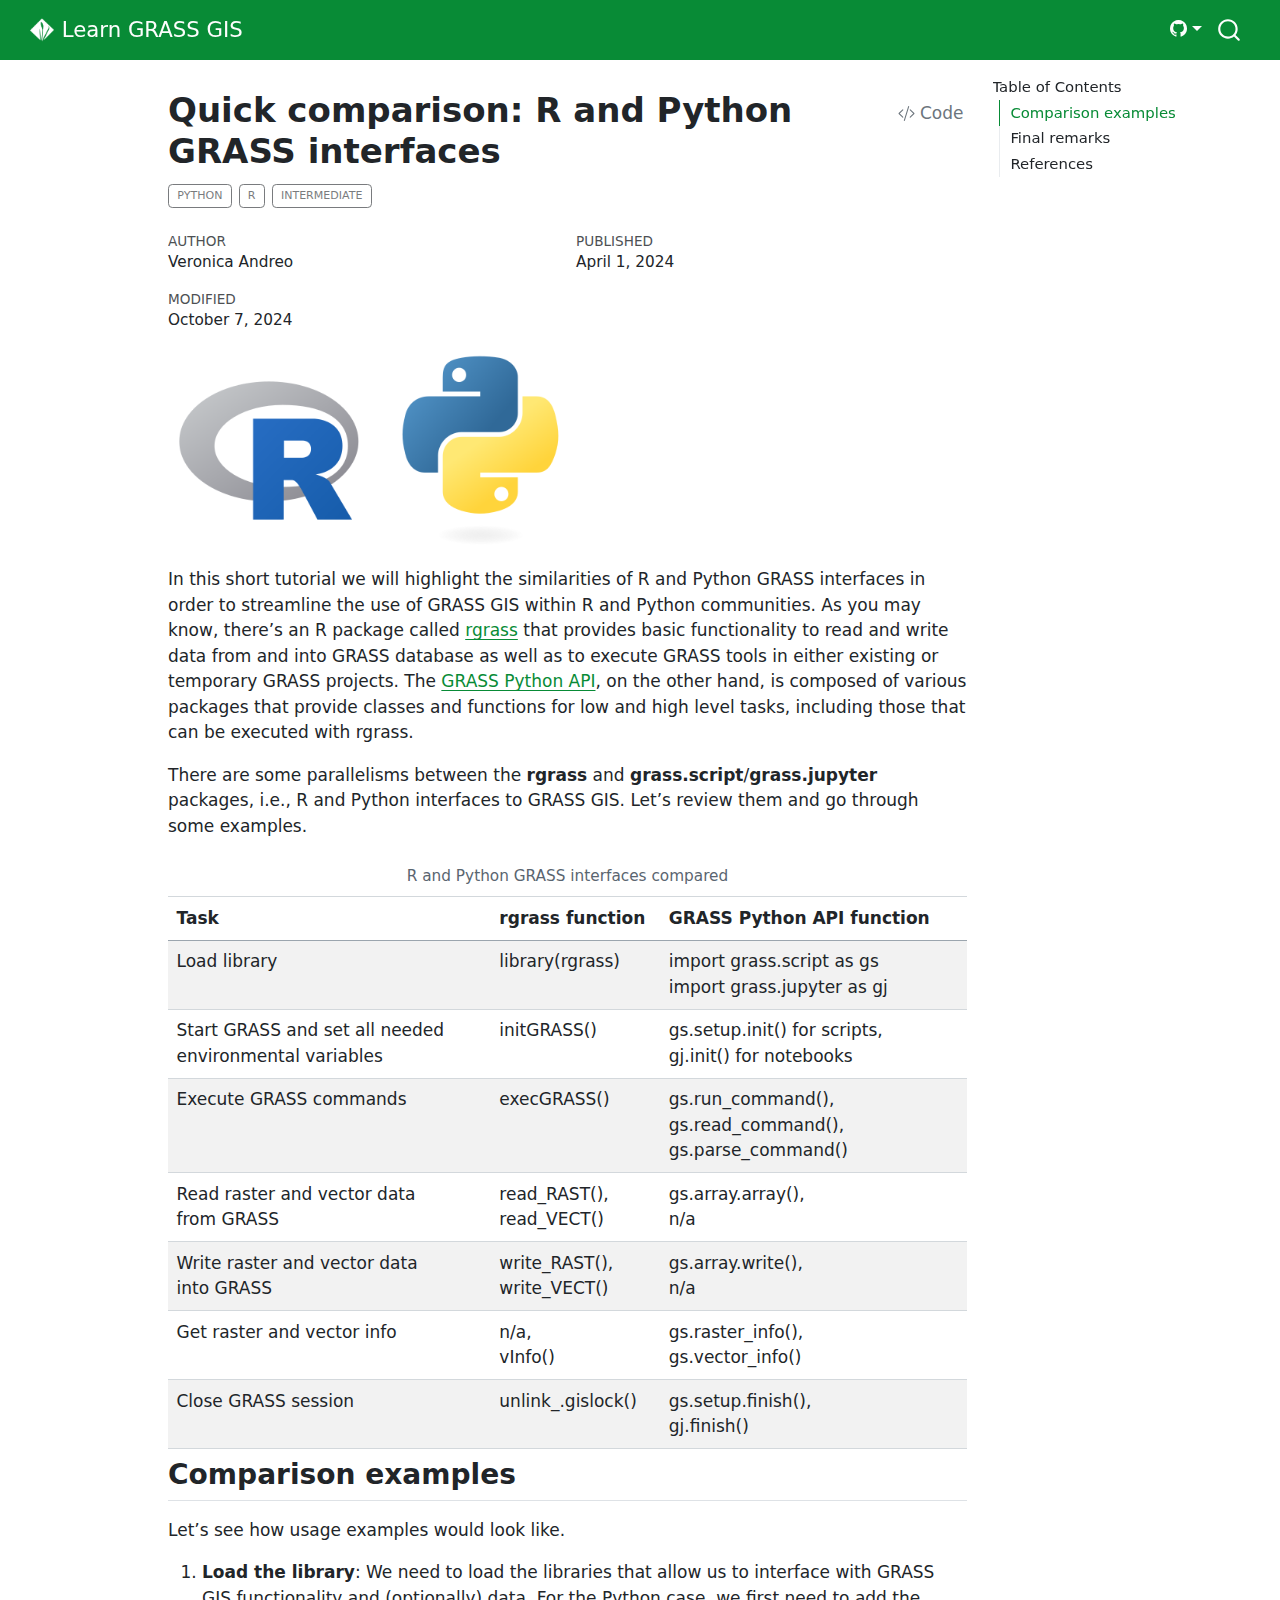
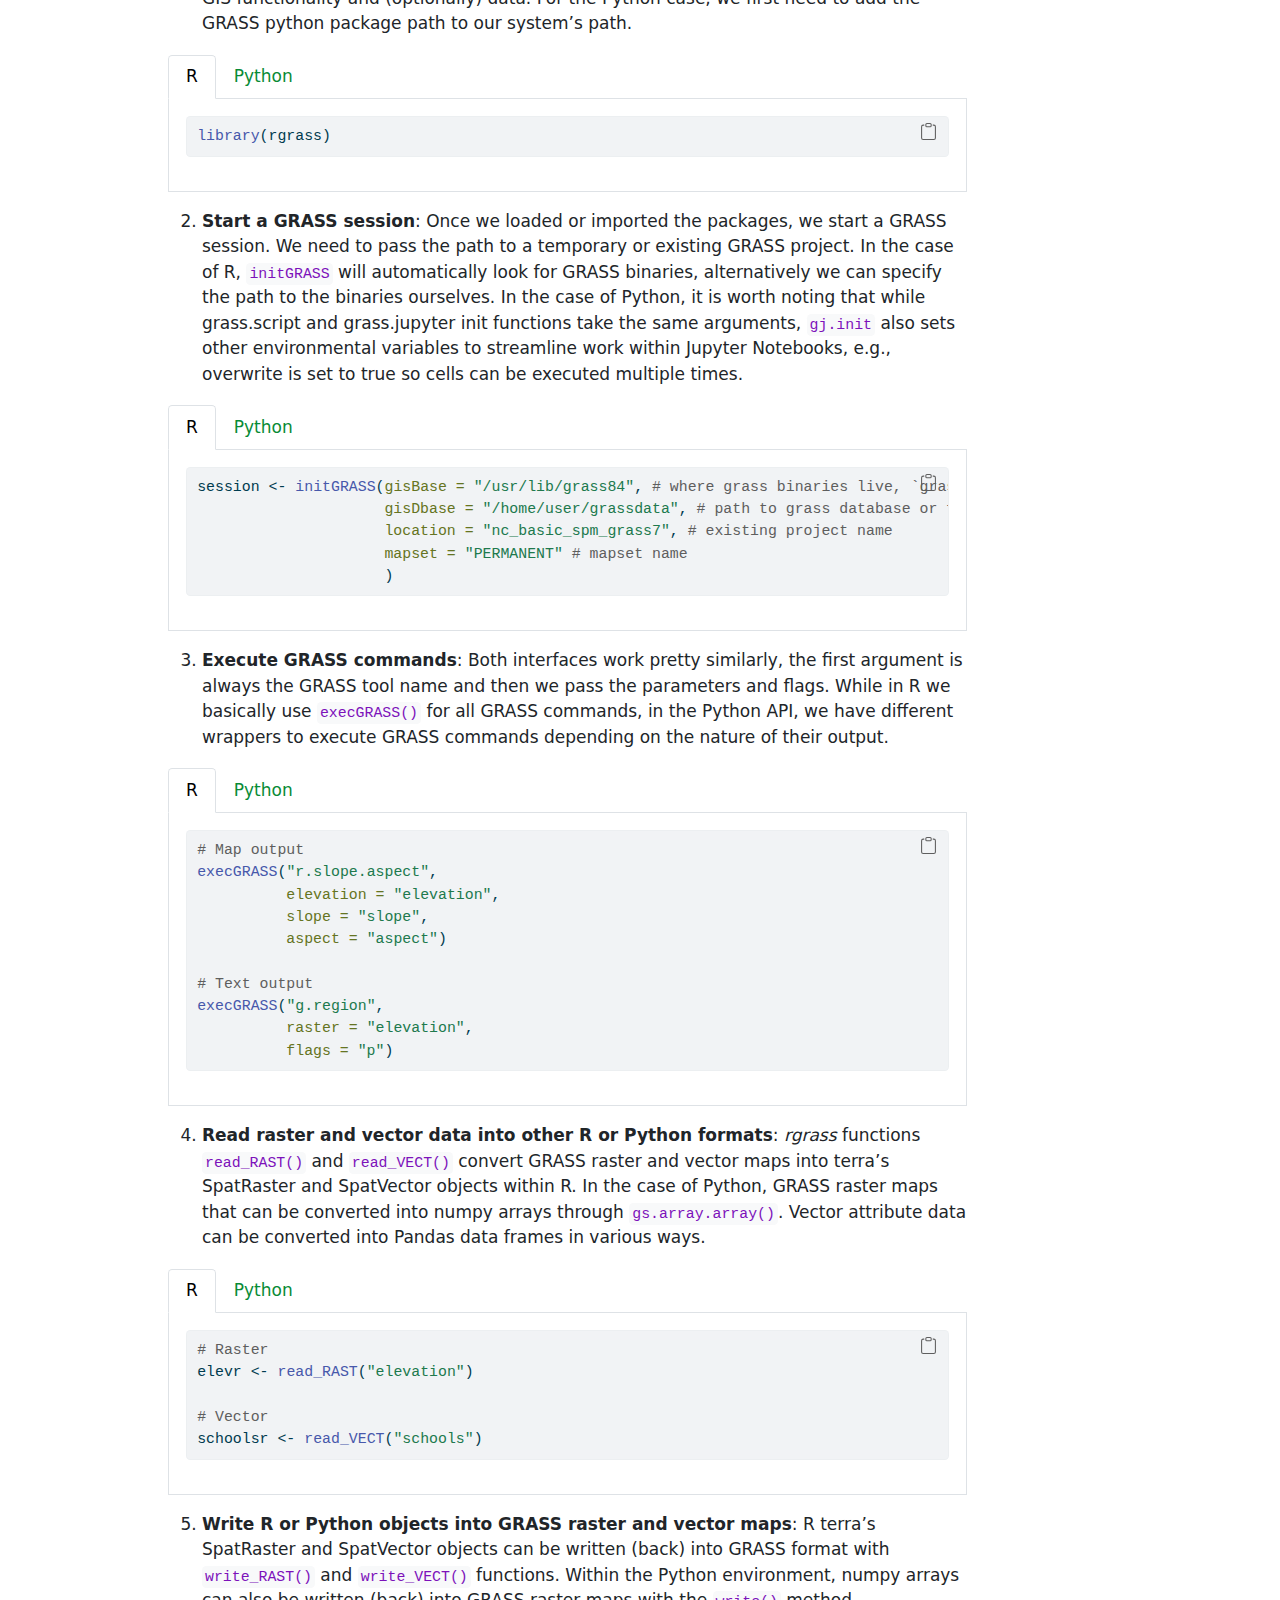
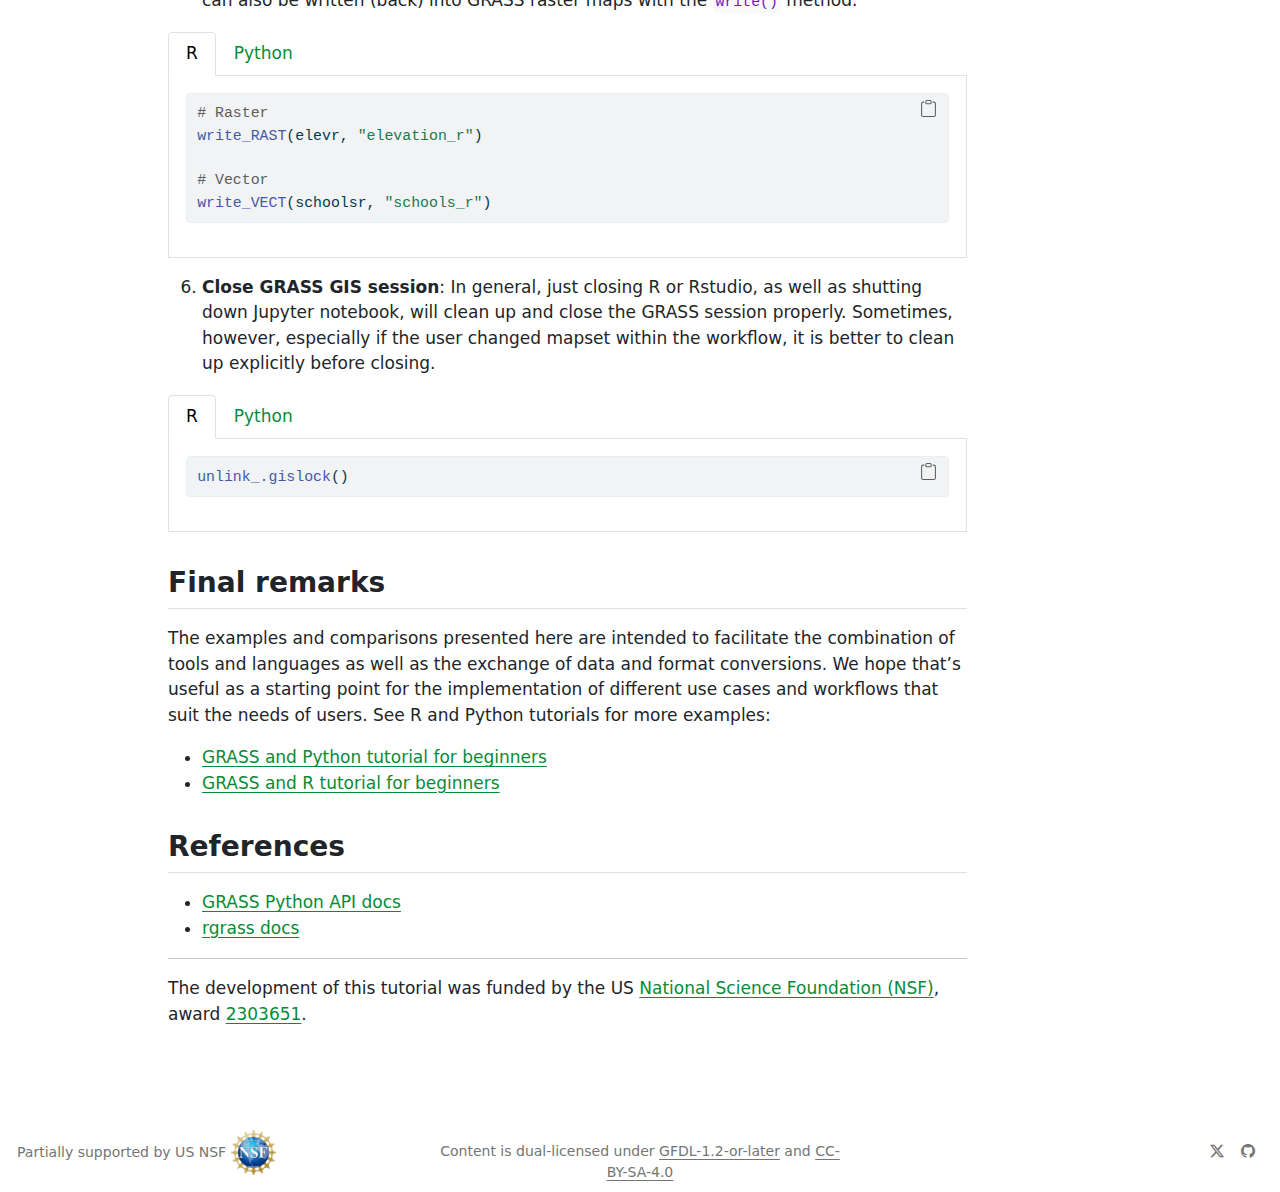
<file: content/tutorials/r_python_interfaces_comparison/quick_comparison_r_vs_python_grass_interfaces.html>
<!DOCTYPE html>
<html xmlns="http://www.w3.org/1999/xhtml" lang="en" xml:lang="en"><head>

<meta charset="utf-8">
<meta name="generator" content="quarto-1.5.57">

<meta name="viewport" content="width=device-width, initial-scale=1.0, user-scalable=yes">

<meta name="author" content="Veronica Andreo">
<meta name="dcterms.date" content="2024-04-01">

<title>Quick comparison: R and Python GRASS interfaces</title>
<style>
code{white-space: pre-wrap;}
span.smallcaps{font-variant: small-caps;}
div.columns{display: flex; gap: min(4vw, 1.5em);}
div.column{flex: auto; overflow-x: auto;}
div.hanging-indent{margin-left: 1.5em; text-indent: -1.5em;}
ul.task-list{list-style: none;}
ul.task-list li input[type="checkbox"] {
  width: 0.8em;
  margin: 0 0.8em 0.2em -1em; /* quarto-specific, see https://github.com/quarto-dev/quarto-cli/issues/4556 */ 
  vertical-align: middle;
}
/* CSS for syntax highlighting */
pre > code.sourceCode { white-space: pre; position: relative; }
pre > code.sourceCode > span { line-height: 1.25; }
pre > code.sourceCode > span:empty { height: 1.2em; }
.sourceCode { overflow: visible; }
code.sourceCode > span { color: inherit; text-decoration: inherit; }
div.sourceCode { margin: 1em 0; }
pre.sourceCode { margin: 0; }
@media screen {
div.sourceCode { overflow: auto; }
}
@media print {
pre > code.sourceCode { white-space: pre-wrap; }
pre > code.sourceCode > span { display: inline-block; text-indent: -5em; padding-left: 5em; }
}
pre.numberSource code
  { counter-reset: source-line 0; }
pre.numberSource code > span
  { position: relative; left: -4em; counter-increment: source-line; }
pre.numberSource code > span > a:first-child::before
  { content: counter(source-line);
    position: relative; left: -1em; text-align: right; vertical-align: baseline;
    border: none; display: inline-block;
    -webkit-touch-callout: none; -webkit-user-select: none;
    -khtml-user-select: none; -moz-user-select: none;
    -ms-user-select: none; user-select: none;
    padding: 0 4px; width: 4em;
  }
pre.numberSource { margin-left: 3em;  padding-left: 4px; }
div.sourceCode
  {   }
@media screen {
pre > code.sourceCode > span > a:first-child::before { text-decoration: underline; }
}
</style>


<script src="../../../site_libs/quarto-nav/quarto-nav.js"></script>
<script src="../../../site_libs/quarto-nav/headroom.min.js"></script>
<script src="../../../site_libs/clipboard/clipboard.min.js"></script>
<script src="../../../site_libs/quarto-search/autocomplete.umd.js"></script>
<script src="../../../site_libs/quarto-search/fuse.min.js"></script>
<script src="../../../site_libs/quarto-search/quarto-search.js"></script>
<meta name="quarto:offset" content="../../../">
<link href="../../../images/logos/grass-favicon-16x16.png" rel="icon" type="image/png">
<script src="../../../site_libs/quarto-html/quarto.js"></script>
<script src="../../../site_libs/quarto-html/popper.min.js"></script>
<script src="../../../site_libs/quarto-html/tippy.umd.min.js"></script>
<script src="../../../site_libs/quarto-html/anchor.min.js"></script>
<link href="../../../site_libs/quarto-html/tippy.css" rel="stylesheet">
<link href="../../../site_libs/quarto-html/quarto-syntax-highlighting.css" rel="stylesheet" id="quarto-text-highlighting-styles">
<script src="../../../site_libs/bootstrap/bootstrap.min.js"></script>
<link href="../../../site_libs/bootstrap/bootstrap-icons.css" rel="stylesheet">
<link href="../../../site_libs/bootstrap/bootstrap.min.css" rel="stylesheet" id="quarto-bootstrap" data-mode="light">
<script id="quarto-search-options" type="application/json">{
  "location": "navbar",
  "copy-button": false,
  "collapse-after": 3,
  "panel-placement": "end",
  "type": "overlay",
  "limit": 50,
  "keyboard-shortcut": [
    "f",
    "/",
    "s"
  ],
  "show-item-context": false,
  "language": {
    "search-no-results-text": "No results",
    "search-matching-documents-text": "matching documents",
    "search-copy-link-title": "Copy link to search",
    "search-hide-matches-text": "Hide additional matches",
    "search-more-match-text": "more match in this document",
    "search-more-matches-text": "more matches in this document",
    "search-clear-button-title": "Clear",
    "search-text-placeholder": "",
    "search-detached-cancel-button-title": "Cancel",
    "search-submit-button-title": "Submit",
    "search-label": "Search"
  }
}</script>


</head>

<body class="nav-fixed">

<div id="quarto-search-results"></div>
  <header id="quarto-header" class="headroom fixed-top">
    <nav class="navbar navbar-expand-lg " data-bs-theme="dark">
      <div class="navbar-container container-fluid">
      <div class="navbar-brand-container mx-auto">
    <a href="../../../index.html" class="navbar-brand navbar-brand-logo">
    <img src="../../../images/logos/grass-favicon-white-32x32.png" alt="" class="navbar-logo">
    </a>
    <a class="navbar-brand" href="../../../index.html">
    <span class="navbar-title">Learn GRASS GIS</span>
    </a>
  </div>
        <div class="quarto-navbar-tools tools-end">
    <div class="dropdown">
      <a href="" title="" id="quarto-navigation-tool-dropdown-0" class="quarto-navigation-tool dropdown-toggle px-1" data-bs-toggle="dropdown" aria-expanded="false" role="link" aria-label=""><i class="bi bi-github"></i></a>
      <ul class="dropdown-menu dropdown-menu-end" aria-labelledby="quarto-navigation-tool-dropdown-0">
          <li>
            <a class="dropdown-item quarto-navbar-tools-item" href="https://github.com/OSGeo/grass-tutorials">
            Source Code
            </a>
          </li>
          <li>
            <a class="dropdown-item quarto-navbar-tools-item" href="https://github.com/OSGeo/grass-tutorials/issues">
            Report an Issue
            </a>
          </li>
      </ul>
    </div>
</div>
          <div id="quarto-search" class="" title="Search"></div>
      </div> <!-- /container-fluid -->
    </nav>
</header>
<!-- content -->
<div id="quarto-content" class="quarto-container page-columns page-rows-contents page-layout-article page-navbar">
<!-- sidebar -->
<!-- margin-sidebar -->
    <div id="quarto-margin-sidebar" class="sidebar margin-sidebar">
        <nav id="TOC" role="doc-toc" class="toc-active">
    <h2 id="toc-title">Table of Contents</h2>
   
  <ul>
  <li><a href="#comparison-examples" id="toc-comparison-examples" class="nav-link active" data-scroll-target="#comparison-examples">Comparison examples</a></li>
  <li><a href="#final-remarks" id="toc-final-remarks" class="nav-link" data-scroll-target="#final-remarks">Final remarks</a></li>
  <li><a href="#references" id="toc-references" class="nav-link" data-scroll-target="#references">References</a></li>
  </ul>
</nav>
    </div>
<!-- main -->
<main class="content" id="quarto-document-content">

<header id="title-block-header" class="quarto-title-block default">
<div class="quarto-title">
<div class="quarto-title-block"><div><h1 class="title">Quick comparison: R and Python GRASS interfaces</h1><button type="button" class="btn code-tools-button" id="quarto-code-tools-source"><i class="bi"></i> Code</button></div></div>
  <div class="quarto-categories">
    <div class="quarto-category">Python</div>
    <div class="quarto-category">R</div>
    <div class="quarto-category">intermediate</div>
  </div>
  </div>



<div class="quarto-title-meta">

    <div>
    <div class="quarto-title-meta-heading">Author</div>
    <div class="quarto-title-meta-contents">
             <p>Veronica Andreo </p>
          </div>
  </div>
    
    <div>
    <div class="quarto-title-meta-heading">Published</div>
    <div class="quarto-title-meta-contents">
      <p class="date">April 1, 2024</p>
    </div>
  </div>
  
    <div>
    <div class="quarto-title-meta-heading">Modified</div>
    <div class="quarto-title-meta-contents">
      <p class="date-modified">October 7, 2024</p>
    </div>
  </div>
    
  </div>
  


</header>


<p><img src="images/R_Python_compare.png" class="preview-image img-fluid" style="width:50.0%"></p>
<p>In this short tutorial we will highlight the similarities of R and Python GRASS interfaces in order to streamline the use of GRASS GIS within R and Python communities. As you may know, there’s an R package called <a href="https://github.com/rsbivand/rgrass/">rgrass</a> that provides basic functionality to read and write data from and into GRASS database as well as to execute GRASS tools in either existing or temporary GRASS projects. The <a href="https://grass.osgeo.org/grass-stable/manuals/libpython/index.html">GRASS Python API</a>, on the other hand, is composed of various packages that provide classes and functions for low and high level tasks, including those that can be executed with rgrass.</p>
<p>There are some parallelisms between the <strong>rgrass</strong> and <strong>grass.script</strong>/<strong>grass.jupyter</strong> packages, i.e., R and Python interfaces to GRASS GIS. Let’s review them and go through some examples.</p>
<table class="table-striped table-hover caption-top table">
<caption>R and Python GRASS interfaces compared</caption>
<colgroup>
<col style="width: 40%">
<col style="width: 21%">
<col style="width: 38%">
</colgroup>
<thead>
<tr class="header">
<th>Task</th>
<th>rgrass function</th>
<th>GRASS Python API function</th>
</tr>
</thead>
<tbody>
<tr class="odd">
<td>Load library</td>
<td>library(rgrass)</td>
<td>import grass.script as gs<br>import grass.jupyter as gj</td>
</tr>
<tr class="even">
<td>Start GRASS and set all needed <br>environmental variables</td>
<td>initGRASS()</td>
<td>gs.setup.init() for scripts,<br>gj.init() for notebooks</td>
</tr>
<tr class="odd">
<td>Execute GRASS commands</td>
<td>execGRASS()</td>
<td>gs.run_command(),<br>gs.read_command(),<br>gs.parse_command()</td>
</tr>
<tr class="even">
<td>Read raster and vector data <br>from GRASS</td>
<td>read_RAST(),<br>read_VECT()</td>
<td>gs.array.array(),<br>n/a</td>
</tr>
<tr class="odd">
<td>Write raster and vector data<br>into GRASS</td>
<td>write_RAST(),<br>write_VECT()</td>
<td>gs.array.write(),<br>n/a</td>
</tr>
<tr class="even">
<td>Get raster and vector info</td>
<td>n/a,<br>vInfo()</td>
<td>gs.raster_info(),<br>gs.vector_info()</td>
</tr>
<tr class="odd">
<td>Close GRASS session</td>
<td>unlink_.gislock()</td>
<td>gs.setup.finish(),<br>gj.finish()</td>
</tr>
</tbody>
</table>
<section id="comparison-examples" class="level2">
<h2 class="anchored" data-anchor-id="comparison-examples">Comparison examples</h2>
<p>Let’s see how usage examples would look like.</p>
<ol type="1">
<li><strong>Load the library</strong>: We need to load the libraries that allow us to interface with GRASS GIS functionality and (optionally) data. For the Python case, we first need to add the GRASS python package path to our system’s path.</li>
</ol>
<div class="tabset-margin-container"></div><div class="panel-tabset">
<ul class="nav nav-tabs" role="tablist"><li class="nav-item" role="presentation"><a class="nav-link active" id="tabset-1-1-tab" data-bs-toggle="tab" data-bs-target="#tabset-1-1" role="tab" aria-controls="tabset-1-1" aria-selected="true">R</a></li><li class="nav-item" role="presentation"><a class="nav-link" id="tabset-1-2-tab" data-bs-toggle="tab" data-bs-target="#tabset-1-2" role="tab" aria-controls="tabset-1-2" aria-selected="false">Python</a></li></ul>
<div class="tab-content">
<div id="tabset-1-1" class="tab-pane active" role="tabpanel" aria-labelledby="tabset-1-1-tab">
<div class="cell">
<div class="sourceCode cell-code" id="cb1"><pre class="sourceCode r code-with-copy"><code class="sourceCode r"><span id="cb1-1"><a href="#cb1-1" aria-hidden="true" tabindex="-1"></a><span class="fu">library</span>(rgrass)</span></code><button title="Copy to Clipboard" class="code-copy-button"><i class="bi"></i></button></pre></div>
</div>
</div>
<div id="tabset-1-2" class="tab-pane" role="tabpanel" aria-labelledby="tabset-1-2-tab">
<div class="cell" data-python.reticulate="false">
<div class="sourceCode cell-code" id="cb2"><pre class="sourceCode python code-with-copy"><code class="sourceCode python"><span id="cb2-1"><a href="#cb2-1" aria-hidden="true" tabindex="-1"></a><span class="im">import</span> sys</span>
<span id="cb2-2"><a href="#cb2-2" aria-hidden="true" tabindex="-1"></a><span class="im">import</span> subprocess</span>
<span id="cb2-3"><a href="#cb2-3" aria-hidden="true" tabindex="-1"></a></span>
<span id="cb2-4"><a href="#cb2-4" aria-hidden="true" tabindex="-1"></a>sys.path.append(</span>
<span id="cb2-5"><a href="#cb2-5" aria-hidden="true" tabindex="-1"></a>    subprocess.check_output([<span class="st">"grass"</span>, <span class="st">"--config"</span>, <span class="st">"python_path"</span>], text<span class="op">=</span><span class="va">True</span>).strip()</span>
<span id="cb2-6"><a href="#cb2-6" aria-hidden="true" tabindex="-1"></a>)</span>
<span id="cb2-7"><a href="#cb2-7" aria-hidden="true" tabindex="-1"></a></span>
<span id="cb2-8"><a href="#cb2-8" aria-hidden="true" tabindex="-1"></a><span class="im">import</span> grass.script <span class="im">as</span> gs</span>
<span id="cb2-9"><a href="#cb2-9" aria-hidden="true" tabindex="-1"></a><span class="im">import</span> grass.jupyter <span class="im">as</span> gj</span></code><button title="Copy to Clipboard" class="code-copy-button"><i class="bi"></i></button></pre></div>
</div>
</div>
</div>
</div>
<ol start="2" type="1">
<li><strong>Start a GRASS session</strong>: Once we loaded or imported the packages, we start a GRASS session. We need to pass the path to a temporary or existing GRASS project. In the case of R, <code>initGRASS</code> will automatically look for GRASS binaries, alternatively we can specify the path to the binaries ourselves. In the case of Python, it is worth noting that while grass.script and grass.jupyter init functions take the same arguments, <code>gj.init</code> also sets other environmental variables to streamline work within Jupyter Notebooks, e.g., overwrite is set to true so cells can be executed multiple times.</li>
</ol>
<div class="tabset-margin-container"></div><div class="panel-tabset">
<ul class="nav nav-tabs" role="tablist"><li class="nav-item" role="presentation"><a class="nav-link active" id="tabset-2-1-tab" data-bs-toggle="tab" data-bs-target="#tabset-2-1" role="tab" aria-controls="tabset-2-1" aria-selected="true">R</a></li><li class="nav-item" role="presentation"><a class="nav-link" id="tabset-2-2-tab" data-bs-toggle="tab" data-bs-target="#tabset-2-2" role="tab" aria-controls="tabset-2-2" aria-selected="false">Python</a></li></ul>
<div class="tab-content">
<div id="tabset-2-1" class="tab-pane active" role="tabpanel" aria-labelledby="tabset-2-1-tab">
<div class="cell">
<div class="sourceCode cell-code" id="cb3"><pre class="sourceCode r code-with-copy"><code class="sourceCode r"><span id="cb3-1"><a href="#cb3-1" aria-hidden="true" tabindex="-1"></a>session <span class="ot">&lt;-</span> <span class="fu">initGRASS</span>(<span class="at">gisBase =</span> <span class="st">"/usr/lib/grass84"</span>, <span class="co"># where grass binaries live, `grass --config path`</span></span>
<span id="cb3-2"><a href="#cb3-2" aria-hidden="true" tabindex="-1"></a>                     <span class="at">gisDbase =</span> <span class="st">"/home/user/grassdata"</span>, <span class="co"># path to grass database or folder where your project lives</span></span>
<span id="cb3-3"><a href="#cb3-3" aria-hidden="true" tabindex="-1"></a>                     <span class="at">location =</span> <span class="st">"nc_basic_spm_grass7"</span>, <span class="co"># existing project name</span></span>
<span id="cb3-4"><a href="#cb3-4" aria-hidden="true" tabindex="-1"></a>                     <span class="at">mapset =</span> <span class="st">"PERMANENT"</span> <span class="co"># mapset name</span></span>
<span id="cb3-5"><a href="#cb3-5" aria-hidden="true" tabindex="-1"></a>                     )</span></code><button title="Copy to Clipboard" class="code-copy-button"><i class="bi"></i></button></pre></div>
</div>
</div>
<div id="tabset-2-2" class="tab-pane" role="tabpanel" aria-labelledby="tabset-2-2-tab">
<div class="cell" data-python.reticulate="false">
<div class="sourceCode cell-code" id="cb4"><pre class="sourceCode python code-with-copy"><code class="sourceCode python"><span id="cb4-1"><a href="#cb4-1" aria-hidden="true" tabindex="-1"></a><span class="co"># With grass.script for scripts</span></span>
<span id="cb4-2"><a href="#cb4-2" aria-hidden="true" tabindex="-1"></a>session <span class="op">=</span> gs.setup.init(path<span class="op">=</span><span class="st">"/home/user/grassdata"</span>,</span>
<span id="cb4-3"><a href="#cb4-3" aria-hidden="true" tabindex="-1"></a>              location<span class="op">=</span><span class="st">"nc_basic_spm_grass7"</span>,</span>
<span id="cb4-4"><a href="#cb4-4" aria-hidden="true" tabindex="-1"></a>              mapset<span class="op">=</span><span class="st">"PERMANENT"</span>)</span>
<span id="cb4-5"><a href="#cb4-5" aria-hidden="true" tabindex="-1"></a><span class="co"># Optionally, the path to a mapset</span></span>
<span id="cb4-6"><a href="#cb4-6" aria-hidden="true" tabindex="-1"></a>session <span class="op">=</span> gs.setup.init(<span class="st">"/home/user/grassdata/nc_basic_spm_grass7/PERMANENT"</span>)</span>
<span id="cb4-7"><a href="#cb4-7" aria-hidden="true" tabindex="-1"></a></span>
<span id="cb4-8"><a href="#cb4-8" aria-hidden="true" tabindex="-1"></a><span class="co"># With grass.jupyter for notebooks</span></span>
<span id="cb4-9"><a href="#cb4-9" aria-hidden="true" tabindex="-1"></a>session <span class="op">=</span> gj.init(path<span class="op">=</span><span class="st">"/home/user/grassdata"</span>,</span>
<span id="cb4-10"><a href="#cb4-10" aria-hidden="true" tabindex="-1"></a>                  location<span class="op">=</span><span class="st">"nc_basic_spm_grass7"</span>,</span>
<span id="cb4-11"><a href="#cb4-11" aria-hidden="true" tabindex="-1"></a>                  mapset<span class="op">=</span><span class="st">"PERMANENT"</span>)</span>
<span id="cb4-12"><a href="#cb4-12" aria-hidden="true" tabindex="-1"></a><span class="co"># Optionally, the path to a mapset</span></span>
<span id="cb4-13"><a href="#cb4-13" aria-hidden="true" tabindex="-1"></a>session <span class="op">=</span> gj.init(<span class="st">"~/grassdata/nc_basic_spm_grass7/PERMANENT"</span>)</span></code><button title="Copy to Clipboard" class="code-copy-button"><i class="bi"></i></button></pre></div>
</div>
</div>
</div>
</div>
<ol start="3" type="1">
<li><strong>Execute GRASS commands</strong>: Both interfaces work pretty similarly, the first argument is always the GRASS tool name and then we pass the parameters and flags. While in R we basically use <code>execGRASS()</code> for all GRASS commands, in the Python API, we have different wrappers to execute GRASS commands depending on the nature of their output.</li>
</ol>
<div class="tabset-margin-container"></div><div class="panel-tabset">
<ul class="nav nav-tabs" role="tablist"><li class="nav-item" role="presentation"><a class="nav-link active" id="tabset-3-1-tab" data-bs-toggle="tab" data-bs-target="#tabset-3-1" role="tab" aria-controls="tabset-3-1" aria-selected="true">R</a></li><li class="nav-item" role="presentation"><a class="nav-link" id="tabset-3-2-tab" data-bs-toggle="tab" data-bs-target="#tabset-3-2" role="tab" aria-controls="tabset-3-2" aria-selected="false">Python</a></li></ul>
<div class="tab-content">
<div id="tabset-3-1" class="tab-pane active" role="tabpanel" aria-labelledby="tabset-3-1-tab">
<div class="cell">
<div class="sourceCode cell-code" id="cb5"><pre class="sourceCode r code-with-copy"><code class="sourceCode r"><span id="cb5-1"><a href="#cb5-1" aria-hidden="true" tabindex="-1"></a><span class="co"># Map output</span></span>
<span id="cb5-2"><a href="#cb5-2" aria-hidden="true" tabindex="-1"></a><span class="fu">execGRASS</span>(<span class="st">"r.slope.aspect"</span>,</span>
<span id="cb5-3"><a href="#cb5-3" aria-hidden="true" tabindex="-1"></a>          <span class="at">elevation =</span> <span class="st">"elevation"</span>,</span>
<span id="cb5-4"><a href="#cb5-4" aria-hidden="true" tabindex="-1"></a>          <span class="at">slope =</span> <span class="st">"slope"</span>,</span>
<span id="cb5-5"><a href="#cb5-5" aria-hidden="true" tabindex="-1"></a>          <span class="at">aspect =</span> <span class="st">"aspect"</span>)</span>
<span id="cb5-6"><a href="#cb5-6" aria-hidden="true" tabindex="-1"></a></span>
<span id="cb5-7"><a href="#cb5-7" aria-hidden="true" tabindex="-1"></a><span class="co"># Text output</span></span>
<span id="cb5-8"><a href="#cb5-8" aria-hidden="true" tabindex="-1"></a><span class="fu">execGRASS</span>(<span class="st">"g.region"</span>,</span>
<span id="cb5-9"><a href="#cb5-9" aria-hidden="true" tabindex="-1"></a>          <span class="at">raster =</span> <span class="st">"elevation"</span>,</span>
<span id="cb5-10"><a href="#cb5-10" aria-hidden="true" tabindex="-1"></a>          <span class="at">flags =</span> <span class="st">"p"</span>)</span></code><button title="Copy to Clipboard" class="code-copy-button"><i class="bi"></i></button></pre></div>
</div>
</div>
<div id="tabset-3-2" class="tab-pane" role="tabpanel" aria-labelledby="tabset-3-2-tab">
<div class="cell" data-python.reticulate="false">
<div class="sourceCode cell-code" id="cb6"><pre class="sourceCode python code-with-copy"><code class="sourceCode python"><span id="cb6-1"><a href="#cb6-1" aria-hidden="true" tabindex="-1"></a><span class="co"># Map output</span></span>
<span id="cb6-2"><a href="#cb6-2" aria-hidden="true" tabindex="-1"></a>gs.run_command(<span class="st">"r.slope.aspect"</span>,</span>
<span id="cb6-3"><a href="#cb6-3" aria-hidden="true" tabindex="-1"></a>               elevation<span class="op">=</span><span class="st">"elevation"</span>,</span>
<span id="cb6-4"><a href="#cb6-4" aria-hidden="true" tabindex="-1"></a>               slope<span class="op">=</span><span class="st">"slope"</span>,</span>
<span id="cb6-5"><a href="#cb6-5" aria-hidden="true" tabindex="-1"></a>               aspect<span class="op">=</span><span class="st">"aspect"</span>)</span>
<span id="cb6-6"><a href="#cb6-6" aria-hidden="true" tabindex="-1"></a><span class="co"># Text output</span></span>
<span id="cb6-7"><a href="#cb6-7" aria-hidden="true" tabindex="-1"></a><span class="bu">print</span>(gs.read_command(<span class="st">"g.region"</span>,</span>
<span id="cb6-8"><a href="#cb6-8" aria-hidden="true" tabindex="-1"></a>                      raster<span class="op">=</span><span class="st">"elevation"</span>,</span>
<span id="cb6-9"><a href="#cb6-9" aria-hidden="true" tabindex="-1"></a>                      flags<span class="op">=</span><span class="st">"p"</span>))</span>
<span id="cb6-10"><a href="#cb6-10" aria-hidden="true" tabindex="-1"></a><span class="co"># Text output - dictionary</span></span>
<span id="cb6-11"><a href="#cb6-11" aria-hidden="true" tabindex="-1"></a>region <span class="op">=</span> gs.parse_command(<span class="st">"g.region"</span>,</span>
<span id="cb6-12"><a href="#cb6-12" aria-hidden="true" tabindex="-1"></a>                          raster<span class="op">=</span><span class="st">"elevation"</span>,</span>
<span id="cb6-13"><a href="#cb6-13" aria-hidden="true" tabindex="-1"></a>                          flags<span class="op">=</span><span class="st">"g"</span>)</span>
<span id="cb6-14"><a href="#cb6-14" aria-hidden="true" tabindex="-1"></a>region</span></code><button title="Copy to Clipboard" class="code-copy-button"><i class="bi"></i></button></pre></div>
</div>
</div>
</div>
</div>
<ol start="4" type="1">
<li><strong>Read raster and vector data into other R or Python formats</strong>: <em>rgrass</em> functions <code>read_RAST()</code> and <code>read_VECT()</code> convert GRASS raster and vector maps into terra’s SpatRaster and SpatVector objects within R. In the case of Python, GRASS raster maps that can be converted into numpy arrays through <code>gs.array.array()</code>. Vector attribute data can be converted into Pandas data frames in various ways.</li>
</ol>
<div class="tabset-margin-container"></div><div class="panel-tabset">
<ul class="nav nav-tabs" role="tablist"><li class="nav-item" role="presentation"><a class="nav-link active" id="tabset-4-1-tab" data-bs-toggle="tab" data-bs-target="#tabset-4-1" role="tab" aria-controls="tabset-4-1" aria-selected="true">R</a></li><li class="nav-item" role="presentation"><a class="nav-link" id="tabset-4-2-tab" data-bs-toggle="tab" data-bs-target="#tabset-4-2" role="tab" aria-controls="tabset-4-2" aria-selected="false">Python</a></li></ul>
<div class="tab-content">
<div id="tabset-4-1" class="tab-pane active" role="tabpanel" aria-labelledby="tabset-4-1-tab">
<div class="cell">
<div class="sourceCode cell-code" id="cb7"><pre class="sourceCode r code-with-copy"><code class="sourceCode r"><span id="cb7-1"><a href="#cb7-1" aria-hidden="true" tabindex="-1"></a><span class="co"># Raster</span></span>
<span id="cb7-2"><a href="#cb7-2" aria-hidden="true" tabindex="-1"></a>elevr <span class="ot">&lt;-</span> <span class="fu">read_RAST</span>(<span class="st">"elevation"</span>)</span>
<span id="cb7-3"><a href="#cb7-3" aria-hidden="true" tabindex="-1"></a></span>
<span id="cb7-4"><a href="#cb7-4" aria-hidden="true" tabindex="-1"></a><span class="co"># Vector</span></span>
<span id="cb7-5"><a href="#cb7-5" aria-hidden="true" tabindex="-1"></a>schoolsr <span class="ot">&lt;-</span> <span class="fu">read_VECT</span>(<span class="st">"schools"</span>)</span></code><button title="Copy to Clipboard" class="code-copy-button"><i class="bi"></i></button></pre></div>
</div>
</div>
<div id="tabset-4-2" class="tab-pane" role="tabpanel" aria-labelledby="tabset-4-2-tab">
<div class="cell" data-python.reticulate="false">
<div class="sourceCode cell-code" id="cb8"><pre class="sourceCode python code-with-copy"><code class="sourceCode python"><span id="cb8-1"><a href="#cb8-1" aria-hidden="true" tabindex="-1"></a><span class="co"># Raster into numpy array</span></span>
<span id="cb8-2"><a href="#cb8-2" aria-hidden="true" tabindex="-1"></a>elev <span class="op">=</span> gs.array.array(<span class="st">"elevation"</span>)</span>
<span id="cb8-3"><a href="#cb8-3" aria-hidden="true" tabindex="-1"></a></span>
<span id="cb8-4"><a href="#cb8-4" aria-hidden="true" tabindex="-1"></a><span class="co"># Vector attributes</span></span>
<span id="cb8-5"><a href="#cb8-5" aria-hidden="true" tabindex="-1"></a><span class="im">import</span> pandas <span class="im">as</span> pd</span>
<span id="cb8-6"><a href="#cb8-6" aria-hidden="true" tabindex="-1"></a>schools <span class="op">=</span> gs.parse_command(<span class="st">"v.db.select"</span>, <span class="bu">map</span><span class="op">=</span><span class="st">"schools"</span>, <span class="bu">format</span><span class="op">=</span><span class="st">"json"</span>)</span>
<span id="cb8-7"><a href="#cb8-7" aria-hidden="true" tabindex="-1"></a>pd.DataFrame(schools[<span class="st">"records"</span>])</span>
<span id="cb8-8"><a href="#cb8-8" aria-hidden="true" tabindex="-1"></a></span>
<span id="cb8-9"><a href="#cb8-9" aria-hidden="true" tabindex="-1"></a><span class="co"># Vector geometry and attributes to GeoJSON</span></span>
<span id="cb8-10"><a href="#cb8-10" aria-hidden="true" tabindex="-1"></a>gs.run_command(<span class="st">"v.out.ogr"</span>, <span class="bu">input</span><span class="op">=</span><span class="st">"schools"</span>, output<span class="op">=</span><span class="st">"schools.geojson"</span>, <span class="bu">format</span><span class="op">=</span><span class="st">"GeoJSON"</span>)</span></code><button title="Copy to Clipboard" class="code-copy-button"><i class="bi"></i></button></pre></div>
</div>
</div>
</div>
</div>
<ol start="5" type="1">
<li><strong>Write R or Python objects into GRASS raster and vector maps</strong>: R terra’s SpatRaster and SpatVector objects can be written (back) into GRASS format with <code>write_RAST()</code> and <code>write_VECT()</code> functions. Within the Python environment, numpy arrays can also be written (back) into GRASS raster maps with the <code>write()</code> method.</li>
</ol>
<div class="tabset-margin-container"></div><div class="panel-tabset">
<ul class="nav nav-tabs" role="tablist"><li class="nav-item" role="presentation"><a class="nav-link active" id="tabset-5-1-tab" data-bs-toggle="tab" data-bs-target="#tabset-5-1" role="tab" aria-controls="tabset-5-1" aria-selected="true">R</a></li><li class="nav-item" role="presentation"><a class="nav-link" id="tabset-5-2-tab" data-bs-toggle="tab" data-bs-target="#tabset-5-2" role="tab" aria-controls="tabset-5-2" aria-selected="false">Python</a></li></ul>
<div class="tab-content">
<div id="tabset-5-1" class="tab-pane active" role="tabpanel" aria-labelledby="tabset-5-1-tab">
<div class="cell">
<div class="sourceCode cell-code" id="cb9"><pre class="sourceCode r code-with-copy"><code class="sourceCode r"><span id="cb9-1"><a href="#cb9-1" aria-hidden="true" tabindex="-1"></a><span class="co"># Raster</span></span>
<span id="cb9-2"><a href="#cb9-2" aria-hidden="true" tabindex="-1"></a><span class="fu">write_RAST</span>(elevr, <span class="st">"elevation_r"</span>)</span>
<span id="cb9-3"><a href="#cb9-3" aria-hidden="true" tabindex="-1"></a></span>
<span id="cb9-4"><a href="#cb9-4" aria-hidden="true" tabindex="-1"></a><span class="co"># Vector</span></span>
<span id="cb9-5"><a href="#cb9-5" aria-hidden="true" tabindex="-1"></a><span class="fu">write_VECT</span>(schoolsr, <span class="st">"schools_r"</span>)</span></code><button title="Copy to Clipboard" class="code-copy-button"><i class="bi"></i></button></pre></div>
</div>
</div>
<div id="tabset-5-2" class="tab-pane" role="tabpanel" aria-labelledby="tabset-5-2-tab">
<div class="cell" data-python.reticulate="false">
<div class="sourceCode cell-code" id="cb10"><pre class="sourceCode python code-with-copy"><code class="sourceCode python"><span id="cb10-1"><a href="#cb10-1" aria-hidden="true" tabindex="-1"></a><span class="co"># Raster</span></span>
<span id="cb10-2"><a href="#cb10-2" aria-hidden="true" tabindex="-1"></a>elev.write(mapname<span class="op">=</span><span class="st">"elev_np"</span>, overwrite<span class="op">=</span><span class="va">True</span>)</span>
<span id="cb10-3"><a href="#cb10-3" aria-hidden="true" tabindex="-1"></a></span>
<span id="cb10-4"><a href="#cb10-4" aria-hidden="true" tabindex="-1"></a><span class="co"># GeoJSON into GRASS vector</span></span>
<span id="cb10-5"><a href="#cb10-5" aria-hidden="true" tabindex="-1"></a>gs.run_command(<span class="st">"v.in.ogr"</span>, <span class="bu">input</span><span class="op">=</span><span class="st">"schools.geojson"</span>, output<span class="op">=</span><span class="st">"schools2"</span>)</span></code><button title="Copy to Clipboard" class="code-copy-button"><i class="bi"></i></button></pre></div>
</div>
</div>
</div>
</div>
<ol start="6" type="1">
<li><strong>Close GRASS GIS session</strong>: In general, just closing R or Rstudio, as well as shutting down Jupyter notebook, will clean up and close the GRASS session properly. Sometimes, however, especially if the user changed mapset within the workflow, it is better to clean up explicitly before closing.</li>
</ol>
<div class="tabset-margin-container"></div><div class="panel-tabset">
<ul class="nav nav-tabs" role="tablist"><li class="nav-item" role="presentation"><a class="nav-link active" id="tabset-6-1-tab" data-bs-toggle="tab" data-bs-target="#tabset-6-1" role="tab" aria-controls="tabset-6-1" aria-selected="true">R</a></li><li class="nav-item" role="presentation"><a class="nav-link" id="tabset-6-2-tab" data-bs-toggle="tab" data-bs-target="#tabset-6-2" role="tab" aria-controls="tabset-6-2" aria-selected="false">Python</a></li></ul>
<div class="tab-content">
<div id="tabset-6-1" class="tab-pane active" role="tabpanel" aria-labelledby="tabset-6-1-tab">
<div class="cell">
<div class="sourceCode cell-code" id="cb11"><pre class="sourceCode r code-with-copy"><code class="sourceCode r"><span id="cb11-1"><a href="#cb11-1" aria-hidden="true" tabindex="-1"></a><span class="fu">unlink_.gislock</span>()</span></code><button title="Copy to Clipboard" class="code-copy-button"><i class="bi"></i></button></pre></div>
</div>
</div>
<div id="tabset-6-2" class="tab-pane" role="tabpanel" aria-labelledby="tabset-6-2-tab">
<div class="cell" data-python.reticulate="false">
<div class="sourceCode cell-code" id="cb12"><pre class="sourceCode python code-with-copy"><code class="sourceCode python"><span id="cb12-1"><a href="#cb12-1" aria-hidden="true" tabindex="-1"></a>session.finish()</span></code><button title="Copy to Clipboard" class="code-copy-button"><i class="bi"></i></button></pre></div>
</div>
</div>
</div>
</div>
</section>
<section id="final-remarks" class="level2">
<h2 class="anchored" data-anchor-id="final-remarks">Final remarks</h2>
<p>The examples and comparisons presented here are intended to facilitate the combination of tools and languages as well as the exchange of data and format conversions. We hope that’s useful as a starting point for the implementation of different use cases and workflows that suit the needs of users. See R and Python tutorials for more examples:</p>
<ul>
<li><a href="../../../content/tutorials/get_started/fast_track_grass_and_python.html">GRASS and Python tutorial for beginners</a></li>
<li><a href="../../../content/tutorials/get_started/fast_track_grass_and_R.html">GRASS and R tutorial for beginners</a></li>
</ul>
</section>
<section id="references" class="level2">
<h2 class="anchored" data-anchor-id="references">References</h2>
<ul>
<li><a href="https://grass.osgeo.org/grass-stable/manuals/libpython/index.html">GRASS Python API docs</a></li>
<li><a href="https://rsbivand.github.io/rgrass/">rgrass docs</a></li>
</ul>
<hr>
<div class="smaller">
<p>The development of this tutorial was funded by the US <a href="https://www.nsf.gov/">National Science Foundation (NSF)</a>, award <a href="https://www.nsf.gov/awardsearch/showAward?AWD_ID=2303651">2303651</a>.</p>
</div>


<!-- -->

</section>

</main> <!-- /main -->
<script id="quarto-html-after-body" type="application/javascript">
window.document.addEventListener("DOMContentLoaded", function (event) {
  const toggleBodyColorMode = (bsSheetEl) => {
    const mode = bsSheetEl.getAttribute("data-mode");
    const bodyEl = window.document.querySelector("body");
    if (mode === "dark") {
      bodyEl.classList.add("quarto-dark");
      bodyEl.classList.remove("quarto-light");
    } else {
      bodyEl.classList.add("quarto-light");
      bodyEl.classList.remove("quarto-dark");
    }
  }
  const toggleBodyColorPrimary = () => {
    const bsSheetEl = window.document.querySelector("link#quarto-bootstrap");
    if (bsSheetEl) {
      toggleBodyColorMode(bsSheetEl);
    }
  }
  toggleBodyColorPrimary();  
  const icon = "";
  const anchorJS = new window.AnchorJS();
  anchorJS.options = {
    placement: 'right',
    icon: icon
  };
  anchorJS.add('.anchored');
  const isCodeAnnotation = (el) => {
    for (const clz of el.classList) {
      if (clz.startsWith('code-annotation-')) {                     
        return true;
      }
    }
    return false;
  }
  const onCopySuccess = function(e) {
    // button target
    const button = e.trigger;
    // don't keep focus
    button.blur();
    // flash "checked"
    button.classList.add('code-copy-button-checked');
    var currentTitle = button.getAttribute("title");
    button.setAttribute("title", "Copied!");
    let tooltip;
    if (window.bootstrap) {
      button.setAttribute("data-bs-toggle", "tooltip");
      button.setAttribute("data-bs-placement", "left");
      button.setAttribute("data-bs-title", "Copied!");
      tooltip = new bootstrap.Tooltip(button, 
        { trigger: "manual", 
          customClass: "code-copy-button-tooltip",
          offset: [0, -8]});
      tooltip.show();    
    }
    setTimeout(function() {
      if (tooltip) {
        tooltip.hide();
        button.removeAttribute("data-bs-title");
        button.removeAttribute("data-bs-toggle");
        button.removeAttribute("data-bs-placement");
      }
      button.setAttribute("title", currentTitle);
      button.classList.remove('code-copy-button-checked');
    }, 1000);
    // clear code selection
    e.clearSelection();
  }
  const getTextToCopy = function(trigger) {
      const codeEl = trigger.previousElementSibling.cloneNode(true);
      for (const childEl of codeEl.children) {
        if (isCodeAnnotation(childEl)) {
          childEl.remove();
        }
      }
      return codeEl.innerText;
  }
  const clipboard = new window.ClipboardJS('.code-copy-button:not([data-in-quarto-modal])', {
    text: getTextToCopy
  });
  clipboard.on('success', onCopySuccess);
  if (window.document.getElementById('quarto-embedded-source-code-modal')) {
    // For code content inside modals, clipBoardJS needs to be initialized with a container option
    // TODO: Check when it could be a function (https://github.com/zenorocha/clipboard.js/issues/860)
    const clipboardModal = new window.ClipboardJS('.code-copy-button[data-in-quarto-modal]', {
      text: getTextToCopy,
      container: window.document.getElementById('quarto-embedded-source-code-modal')
    });
    clipboardModal.on('success', onCopySuccess);
  }
  const viewSource = window.document.getElementById('quarto-view-source') ||
                     window.document.getElementById('quarto-code-tools-source');
  if (viewSource) {
    const sourceUrl = viewSource.getAttribute("data-quarto-source-url");
    viewSource.addEventListener("click", function(e) {
      if (sourceUrl) {
        // rstudio viewer pane
        if (/\bcapabilities=\b/.test(window.location)) {
          window.open(sourceUrl);
        } else {
          window.location.href = sourceUrl;
        }
      } else {
        const modal = new bootstrap.Modal(document.getElementById('quarto-embedded-source-code-modal'));
        modal.show();
      }
      return false;
    });
  }
  function toggleCodeHandler(show) {
    return function(e) {
      const detailsSrc = window.document.querySelectorAll(".cell > details > .sourceCode");
      for (let i=0; i<detailsSrc.length; i++) {
        const details = detailsSrc[i].parentElement;
        if (show) {
          details.open = true;
        } else {
          details.removeAttribute("open");
        }
      }
      const cellCodeDivs = window.document.querySelectorAll(".cell > .sourceCode");
      const fromCls = show ? "hidden" : "unhidden";
      const toCls = show ? "unhidden" : "hidden";
      for (let i=0; i<cellCodeDivs.length; i++) {
        const codeDiv = cellCodeDivs[i];
        if (codeDiv.classList.contains(fromCls)) {
          codeDiv.classList.remove(fromCls);
          codeDiv.classList.add(toCls);
        } 
      }
      return false;
    }
  }
  const hideAllCode = window.document.getElementById("quarto-hide-all-code");
  if (hideAllCode) {
    hideAllCode.addEventListener("click", toggleCodeHandler(false));
  }
  const showAllCode = window.document.getElementById("quarto-show-all-code");
  if (showAllCode) {
    showAllCode.addEventListener("click", toggleCodeHandler(true));
  }
    var localhostRegex = new RegExp(/^(?:http|https):\/\/localhost\:?[0-9]*\//);
    var mailtoRegex = new RegExp(/^mailto:/);
      var filterRegex = new RegExp("https:\/\/OSGeo\.github\.io\/grass-tutorials\/");
    var isInternal = (href) => {
        return filterRegex.test(href) || localhostRegex.test(href) || mailtoRegex.test(href);
    }
    // Inspect non-navigation links and adorn them if external
 	var links = window.document.querySelectorAll('a[href]:not(.nav-link):not(.navbar-brand):not(.toc-action):not(.sidebar-link):not(.sidebar-item-toggle):not(.pagination-link):not(.no-external):not([aria-hidden]):not(.dropdown-item):not(.quarto-navigation-tool):not(.about-link)');
    for (var i=0; i<links.length; i++) {
      const link = links[i];
      if (!isInternal(link.href)) {
        // undo the damage that might have been done by quarto-nav.js in the case of
        // links that we want to consider external
        if (link.dataset.originalHref !== undefined) {
          link.href = link.dataset.originalHref;
        }
      }
    }
  function tippyHover(el, contentFn, onTriggerFn, onUntriggerFn) {
    const config = {
      allowHTML: true,
      maxWidth: 500,
      delay: 100,
      arrow: false,
      appendTo: function(el) {
          return el.parentElement;
      },
      interactive: true,
      interactiveBorder: 10,
      theme: 'quarto',
      placement: 'bottom-start',
    };
    if (contentFn) {
      config.content = contentFn;
    }
    if (onTriggerFn) {
      config.onTrigger = onTriggerFn;
    }
    if (onUntriggerFn) {
      config.onUntrigger = onUntriggerFn;
    }
    window.tippy(el, config); 
  }
  const noterefs = window.document.querySelectorAll('a[role="doc-noteref"]');
  for (var i=0; i<noterefs.length; i++) {
    const ref = noterefs[i];
    tippyHover(ref, function() {
      // use id or data attribute instead here
      let href = ref.getAttribute('data-footnote-href') || ref.getAttribute('href');
      try { href = new URL(href).hash; } catch {}
      const id = href.replace(/^#\/?/, "");
      const note = window.document.getElementById(id);
      if (note) {
        return note.innerHTML;
      } else {
        return "";
      }
    });
  }
  const xrefs = window.document.querySelectorAll('a.quarto-xref');
  const processXRef = (id, note) => {
    // Strip column container classes
    const stripColumnClz = (el) => {
      el.classList.remove("page-full", "page-columns");
      if (el.children) {
        for (const child of el.children) {
          stripColumnClz(child);
        }
      }
    }
    stripColumnClz(note)
    if (id === null || id.startsWith('sec-')) {
      // Special case sections, only their first couple elements
      const container = document.createElement("div");
      if (note.children && note.children.length > 2) {
        container.appendChild(note.children[0].cloneNode(true));
        for (let i = 1; i < note.children.length; i++) {
          const child = note.children[i];
          if (child.tagName === "P" && child.innerText === "") {
            continue;
          } else {
            container.appendChild(child.cloneNode(true));
            break;
          }
        }
        if (window.Quarto?.typesetMath) {
          window.Quarto.typesetMath(container);
        }
        return container.innerHTML
      } else {
        if (window.Quarto?.typesetMath) {
          window.Quarto.typesetMath(note);
        }
        return note.innerHTML;
      }
    } else {
      // Remove any anchor links if they are present
      const anchorLink = note.querySelector('a.anchorjs-link');
      if (anchorLink) {
        anchorLink.remove();
      }
      if (window.Quarto?.typesetMath) {
        window.Quarto.typesetMath(note);
      }
      // TODO in 1.5, we should make sure this works without a callout special case
      if (note.classList.contains("callout")) {
        return note.outerHTML;
      } else {
        return note.innerHTML;
      }
    }
  }
  for (var i=0; i<xrefs.length; i++) {
    const xref = xrefs[i];
    tippyHover(xref, undefined, function(instance) {
      instance.disable();
      let url = xref.getAttribute('href');
      let hash = undefined; 
      if (url.startsWith('#')) {
        hash = url;
      } else {
        try { hash = new URL(url).hash; } catch {}
      }
      if (hash) {
        const id = hash.replace(/^#\/?/, "");
        const note = window.document.getElementById(id);
        if (note !== null) {
          try {
            const html = processXRef(id, note.cloneNode(true));
            instance.setContent(html);
          } finally {
            instance.enable();
            instance.show();
          }
        } else {
          // See if we can fetch this
          fetch(url.split('#')[0])
          .then(res => res.text())
          .then(html => {
            const parser = new DOMParser();
            const htmlDoc = parser.parseFromString(html, "text/html");
            const note = htmlDoc.getElementById(id);
            if (note !== null) {
              const html = processXRef(id, note);
              instance.setContent(html);
            } 
          }).finally(() => {
            instance.enable();
            instance.show();
          });
        }
      } else {
        // See if we can fetch a full url (with no hash to target)
        // This is a special case and we should probably do some content thinning / targeting
        fetch(url)
        .then(res => res.text())
        .then(html => {
          const parser = new DOMParser();
          const htmlDoc = parser.parseFromString(html, "text/html");
          const note = htmlDoc.querySelector('main.content');
          if (note !== null) {
            // This should only happen for chapter cross references
            // (since there is no id in the URL)
            // remove the first header
            if (note.children.length > 0 && note.children[0].tagName === "HEADER") {
              note.children[0].remove();
            }
            const html = processXRef(null, note);
            instance.setContent(html);
          } 
        }).finally(() => {
          instance.enable();
          instance.show();
        });
      }
    }, function(instance) {
    });
  }
      let selectedAnnoteEl;
      const selectorForAnnotation = ( cell, annotation) => {
        let cellAttr = 'data-code-cell="' + cell + '"';
        let lineAttr = 'data-code-annotation="' +  annotation + '"';
        const selector = 'span[' + cellAttr + '][' + lineAttr + ']';
        return selector;
      }
      const selectCodeLines = (annoteEl) => {
        const doc = window.document;
        const targetCell = annoteEl.getAttribute("data-target-cell");
        const targetAnnotation = annoteEl.getAttribute("data-target-annotation");
        const annoteSpan = window.document.querySelector(selectorForAnnotation(targetCell, targetAnnotation));
        const lines = annoteSpan.getAttribute("data-code-lines").split(",");
        const lineIds = lines.map((line) => {
          return targetCell + "-" + line;
        })
        let top = null;
        let height = null;
        let parent = null;
        if (lineIds.length > 0) {
            //compute the position of the single el (top and bottom and make a div)
            const el = window.document.getElementById(lineIds[0]);
            top = el.offsetTop;
            height = el.offsetHeight;
            parent = el.parentElement.parentElement;
          if (lineIds.length > 1) {
            const lastEl = window.document.getElementById(lineIds[lineIds.length - 1]);
            const bottom = lastEl.offsetTop + lastEl.offsetHeight;
            height = bottom - top;
          }
          if (top !== null && height !== null && parent !== null) {
            // cook up a div (if necessary) and position it 
            let div = window.document.getElementById("code-annotation-line-highlight");
            if (div === null) {
              div = window.document.createElement("div");
              div.setAttribute("id", "code-annotation-line-highlight");
              div.style.position = 'absolute';
              parent.appendChild(div);
            }
            div.style.top = top - 2 + "px";
            div.style.height = height + 4 + "px";
            div.style.left = 0;
            let gutterDiv = window.document.getElementById("code-annotation-line-highlight-gutter");
            if (gutterDiv === null) {
              gutterDiv = window.document.createElement("div");
              gutterDiv.setAttribute("id", "code-annotation-line-highlight-gutter");
              gutterDiv.style.position = 'absolute';
              const codeCell = window.document.getElementById(targetCell);
              const gutter = codeCell.querySelector('.code-annotation-gutter');
              gutter.appendChild(gutterDiv);
            }
            gutterDiv.style.top = top - 2 + "px";
            gutterDiv.style.height = height + 4 + "px";
          }
          selectedAnnoteEl = annoteEl;
        }
      };
      const unselectCodeLines = () => {
        const elementsIds = ["code-annotation-line-highlight", "code-annotation-line-highlight-gutter"];
        elementsIds.forEach((elId) => {
          const div = window.document.getElementById(elId);
          if (div) {
            div.remove();
          }
        });
        selectedAnnoteEl = undefined;
      };
        // Handle positioning of the toggle
    window.addEventListener(
      "resize",
      throttle(() => {
        elRect = undefined;
        if (selectedAnnoteEl) {
          selectCodeLines(selectedAnnoteEl);
        }
      }, 10)
    );
    function throttle(fn, ms) {
    let throttle = false;
    let timer;
      return (...args) => {
        if(!throttle) { // first call gets through
            fn.apply(this, args);
            throttle = true;
        } else { // all the others get throttled
            if(timer) clearTimeout(timer); // cancel #2
            timer = setTimeout(() => {
              fn.apply(this, args);
              timer = throttle = false;
            }, ms);
        }
      };
    }
      // Attach click handler to the DT
      const annoteDls = window.document.querySelectorAll('dt[data-target-cell]');
      for (const annoteDlNode of annoteDls) {
        annoteDlNode.addEventListener('click', (event) => {
          const clickedEl = event.target;
          if (clickedEl !== selectedAnnoteEl) {
            unselectCodeLines();
            const activeEl = window.document.querySelector('dt[data-target-cell].code-annotation-active');
            if (activeEl) {
              activeEl.classList.remove('code-annotation-active');
            }
            selectCodeLines(clickedEl);
            clickedEl.classList.add('code-annotation-active');
          } else {
            // Unselect the line
            unselectCodeLines();
            clickedEl.classList.remove('code-annotation-active');
          }
        });
      }
  const findCites = (el) => {
    const parentEl = el.parentElement;
    if (parentEl) {
      const cites = parentEl.dataset.cites;
      if (cites) {
        return {
          el,
          cites: cites.split(' ')
        };
      } else {
        return findCites(el.parentElement)
      }
    } else {
      return undefined;
    }
  };
  var bibliorefs = window.document.querySelectorAll('a[role="doc-biblioref"]');
  for (var i=0; i<bibliorefs.length; i++) {
    const ref = bibliorefs[i];
    const citeInfo = findCites(ref);
    if (citeInfo) {
      tippyHover(citeInfo.el, function() {
        var popup = window.document.createElement('div');
        citeInfo.cites.forEach(function(cite) {
          var citeDiv = window.document.createElement('div');
          citeDiv.classList.add('hanging-indent');
          citeDiv.classList.add('csl-entry');
          var biblioDiv = window.document.getElementById('ref-' + cite);
          if (biblioDiv) {
            citeDiv.innerHTML = biblioDiv.innerHTML;
          }
          popup.appendChild(citeDiv);
        });
        return popup.innerHTML;
      });
    }
  }
});
</script><div class="modal fade" id="quarto-embedded-source-code-modal" tabindex="-1" aria-labelledby="quarto-embedded-source-code-modal-label" aria-hidden="true"><div class="modal-dialog modal-dialog-scrollable"><div class="modal-content"><div class="modal-header"><h5 class="modal-title" id="quarto-embedded-source-code-modal-label">Source Code</h5><button class="btn-close" data-bs-dismiss="modal"></button></div><div class="modal-body"><div class="">
<div class="sourceCode" id="cb13" data-shortcodes="false"><pre class="sourceCode markdown code-with-copy"><code class="sourceCode markdown"><span id="cb13-1"><a href="#cb13-1" aria-hidden="true" tabindex="-1"></a><span class="co">---</span></span>
<span id="cb13-2"><a href="#cb13-2" aria-hidden="true" tabindex="-1"></a><span class="an">title:</span><span class="co"> "Quick comparison: R and Python GRASS interfaces"</span></span>
<span id="cb13-3"><a href="#cb13-3" aria-hidden="true" tabindex="-1"></a><span class="an">author:</span><span class="co"> "Veronica Andreo"</span></span>
<span id="cb13-4"><a href="#cb13-4" aria-hidden="true" tabindex="-1"></a><span class="an">date:</span><span class="co"> 2024-04-01</span></span>
<span id="cb13-5"><a href="#cb13-5" aria-hidden="true" tabindex="-1"></a><span class="an">date-modified:</span><span class="co"> today</span></span>
<span id="cb13-6"><a href="#cb13-6" aria-hidden="true" tabindex="-1"></a><span class="an">format:</span></span>
<span id="cb13-7"><a href="#cb13-7" aria-hidden="true" tabindex="-1"></a><span class="co">  html:</span></span>
<span id="cb13-8"><a href="#cb13-8" aria-hidden="true" tabindex="-1"></a><span class="co">    toc: true</span></span>
<span id="cb13-9"><a href="#cb13-9" aria-hidden="true" tabindex="-1"></a><span class="co">    code-tools: true</span></span>
<span id="cb13-10"><a href="#cb13-10" aria-hidden="true" tabindex="-1"></a><span class="co">    code-copy: true</span></span>
<span id="cb13-11"><a href="#cb13-11" aria-hidden="true" tabindex="-1"></a><span class="co">    code-fold: false</span></span>
<span id="cb13-12"><a href="#cb13-12" aria-hidden="true" tabindex="-1"></a><span class="an">categories:</span><span class="co"> [Python, R, intermediate]</span></span>
<span id="cb13-13"><a href="#cb13-13" aria-hidden="true" tabindex="-1"></a><span class="an">engine:</span><span class="co"> knitr</span></span>
<span id="cb13-14"><a href="#cb13-14" aria-hidden="true" tabindex="-1"></a><span class="an">execute:</span></span>
<span id="cb13-15"><a href="#cb13-15" aria-hidden="true" tabindex="-1"></a><span class="co">  eval: false</span></span>
<span id="cb13-16"><a href="#cb13-16" aria-hidden="true" tabindex="-1"></a><span class="co">---</span></span>
<span id="cb13-17"><a href="#cb13-17" aria-hidden="true" tabindex="-1"></a></span>
<span id="cb13-18"><a href="#cb13-18" aria-hidden="true" tabindex="-1"></a><span class="al">![](images/R_Python_compare.png)</span>{.preview-image width=50%}</span>
<span id="cb13-19"><a href="#cb13-19" aria-hidden="true" tabindex="-1"></a></span>
<span id="cb13-20"><a href="#cb13-20" aria-hidden="true" tabindex="-1"></a>In this short tutorial we will highlight the similarities of R and Python GRASS interfaces</span>
<span id="cb13-21"><a href="#cb13-21" aria-hidden="true" tabindex="-1"></a>in order to streamline the use of GRASS GIS within R and Python communities.</span>
<span id="cb13-22"><a href="#cb13-22" aria-hidden="true" tabindex="-1"></a>As you may know, there's</span>
<span id="cb13-23"><a href="#cb13-23" aria-hidden="true" tabindex="-1"></a>an R package called <span class="co">[</span><span class="ot">rgrass</span><span class="co">](https://github.com/rsbivand/rgrass/)</span> that provides</span>
<span id="cb13-24"><a href="#cb13-24" aria-hidden="true" tabindex="-1"></a>basic functionality to read and write data from and into GRASS database as well</span>
<span id="cb13-25"><a href="#cb13-25" aria-hidden="true" tabindex="-1"></a>as to execute GRASS tools in either existing or temporary GRASS projects.</span>
<span id="cb13-26"><a href="#cb13-26" aria-hidden="true" tabindex="-1"></a>The <span class="co">[</span><span class="ot">GRASS Python API</span><span class="co">](https://grass.osgeo.org/grass-stable/manuals/libpython/index.html)</span>,</span>
<span id="cb13-27"><a href="#cb13-27" aria-hidden="true" tabindex="-1"></a>on the other hand, is composed of various packages that provide classes and</span>
<span id="cb13-28"><a href="#cb13-28" aria-hidden="true" tabindex="-1"></a>functions for low and high level tasks, including those that can be executed</span>
<span id="cb13-29"><a href="#cb13-29" aria-hidden="true" tabindex="-1"></a>with rgrass.</span>
<span id="cb13-30"><a href="#cb13-30" aria-hidden="true" tabindex="-1"></a></span>
<span id="cb13-31"><a href="#cb13-31" aria-hidden="true" tabindex="-1"></a></span>
<span id="cb13-32"><a href="#cb13-32" aria-hidden="true" tabindex="-1"></a></span>
<span id="cb13-33"><a href="#cb13-33" aria-hidden="true" tabindex="-1"></a>There are some parallelisms between the</span>
<span id="cb13-34"><a href="#cb13-34" aria-hidden="true" tabindex="-1"></a>**rgrass** and **grass.script**/**grass.jupyter** packages, i.e.,</span>
<span id="cb13-35"><a href="#cb13-35" aria-hidden="true" tabindex="-1"></a>R and Python interfaces to GRASS GIS.</span>
<span id="cb13-36"><a href="#cb13-36" aria-hidden="true" tabindex="-1"></a>Let's review them and go through some examples.</span>
<span id="cb13-37"><a href="#cb13-37" aria-hidden="true" tabindex="-1"></a></span>
<span id="cb13-38"><a href="#cb13-38" aria-hidden="true" tabindex="-1"></a></span>
<span id="cb13-39"><a href="#cb13-39" aria-hidden="true" tabindex="-1"></a>| Task                                                       | rgrass function                | GRASS Python API function                               |</span>
<span id="cb13-40"><a href="#cb13-40" aria-hidden="true" tabindex="-1"></a>|------------------------------------------------------------|--------------------------------|---------------------------------------------------------|</span>
<span id="cb13-41"><a href="#cb13-41" aria-hidden="true" tabindex="-1"></a>| Load library                                               | library(rgrass)                | import grass.script as gs&lt;br&gt;import grass.jupyter as gj |</span>
<span id="cb13-42"><a href="#cb13-42" aria-hidden="true" tabindex="-1"></a>| Start GRASS and set all needed &lt;br&gt;environmental variables | initGRASS()                    | gs.setup.init() for scripts,&lt;br&gt;gj.init() for notebooks |</span>
<span id="cb13-43"><a href="#cb13-43" aria-hidden="true" tabindex="-1"></a>| Execute GRASS commands                                     | execGRASS()                    | gs.run_command(),&lt;br&gt;gs.read_command(),&lt;br&gt;gs.parse_command()  |</span>
<span id="cb13-44"><a href="#cb13-44" aria-hidden="true" tabindex="-1"></a>| Read raster and vector data &lt;br&gt;from GRASS                 | read_RAST(),&lt;br&gt;read_VECT()    | gs.array.array(),&lt;br&gt;n/a                                |</span>
<span id="cb13-45"><a href="#cb13-45" aria-hidden="true" tabindex="-1"></a>| Write raster and vector data&lt;br&gt;into GRASS                 | write_RAST(),&lt;br&gt;write_VECT()  | gs.array.write(),&lt;br&gt;n/a                                |</span>
<span id="cb13-46"><a href="#cb13-46" aria-hidden="true" tabindex="-1"></a>| Get raster and vector info                                 | n/a,&lt;br&gt;vInfo()                | gs.raster_info(),&lt;br&gt;gs.vector_info()                   |</span>
<span id="cb13-47"><a href="#cb13-47" aria-hidden="true" tabindex="-1"></a>| Close GRASS session                                        | unlink_.gislock()              | gs.setup.finish(),&lt;br&gt;gj.finish()                       |</span>
<span id="cb13-48"><a href="#cb13-48" aria-hidden="true" tabindex="-1"></a></span>
<span id="cb13-49"><a href="#cb13-49" aria-hidden="true" tabindex="-1"></a>: R and Python GRASS interfaces compared {.striped .hover}</span>
<span id="cb13-50"><a href="#cb13-50" aria-hidden="true" tabindex="-1"></a></span>
<span id="cb13-51"><a href="#cb13-51" aria-hidden="true" tabindex="-1"></a><span class="fu">## Comparison examples</span></span>
<span id="cb13-52"><a href="#cb13-52" aria-hidden="true" tabindex="-1"></a></span>
<span id="cb13-53"><a href="#cb13-53" aria-hidden="true" tabindex="-1"></a>Let's see how usage examples would look like.</span>
<span id="cb13-54"><a href="#cb13-54" aria-hidden="true" tabindex="-1"></a></span>
<span id="cb13-55"><a href="#cb13-55" aria-hidden="true" tabindex="-1"></a><span class="ss">1. </span>**Load the library**: We need to</span>
<span id="cb13-56"><a href="#cb13-56" aria-hidden="true" tabindex="-1"></a>load the libraries that allow us to interface with GRASS GIS</span>
<span id="cb13-57"><a href="#cb13-57" aria-hidden="true" tabindex="-1"></a>functionality and (optionally) data. For the Python case, we first need to add</span>
<span id="cb13-58"><a href="#cb13-58" aria-hidden="true" tabindex="-1"></a>the GRASS python package path to our system's path.</span>
<span id="cb13-59"><a href="#cb13-59" aria-hidden="true" tabindex="-1"></a></span>
<span id="cb13-60"><a href="#cb13-60" aria-hidden="true" tabindex="-1"></a>::: {.panel-tabset}</span>
<span id="cb13-61"><a href="#cb13-61" aria-hidden="true" tabindex="-1"></a></span>
<span id="cb13-62"><a href="#cb13-62" aria-hidden="true" tabindex="-1"></a><span class="fu">## R</span></span>
<span id="cb13-63"><a href="#cb13-63" aria-hidden="true" tabindex="-1"></a></span>
<span id="cb13-66"><a href="#cb13-66" aria-hidden="true" tabindex="-1"></a><span class="in">```{r}</span></span>
<span id="cb13-67"><a href="#cb13-67" aria-hidden="true" tabindex="-1"></a><span class="fu">library</span>(rgrass)</span>
<span id="cb13-68"><a href="#cb13-68" aria-hidden="true" tabindex="-1"></a><span class="in">```</span></span>
<span id="cb13-69"><a href="#cb13-69" aria-hidden="true" tabindex="-1"></a></span>
<span id="cb13-70"><a href="#cb13-70" aria-hidden="true" tabindex="-1"></a><span class="fu">## Python</span></span>
<span id="cb13-71"><a href="#cb13-71" aria-hidden="true" tabindex="-1"></a></span>
<span id="cb13-74"><a href="#cb13-74" aria-hidden="true" tabindex="-1"></a><span class="in">```{python}</span></span>
<span id="cb13-75"><a href="#cb13-75" aria-hidden="true" tabindex="-1"></a><span class="co">#| python.reticulate: FALSE</span></span>
<span id="cb13-76"><a href="#cb13-76" aria-hidden="true" tabindex="-1"></a><span class="im">import</span> sys</span>
<span id="cb13-77"><a href="#cb13-77" aria-hidden="true" tabindex="-1"></a><span class="im">import</span> subprocess</span>
<span id="cb13-78"><a href="#cb13-78" aria-hidden="true" tabindex="-1"></a></span>
<span id="cb13-79"><a href="#cb13-79" aria-hidden="true" tabindex="-1"></a>sys.path.append(</span>
<span id="cb13-80"><a href="#cb13-80" aria-hidden="true" tabindex="-1"></a>    subprocess.check_output([<span class="st">"grass"</span>, <span class="st">"--config"</span>, <span class="st">"python_path"</span>], text<span class="op">=</span><span class="va">True</span>).strip()</span>
<span id="cb13-81"><a href="#cb13-81" aria-hidden="true" tabindex="-1"></a>)</span>
<span id="cb13-82"><a href="#cb13-82" aria-hidden="true" tabindex="-1"></a></span>
<span id="cb13-83"><a href="#cb13-83" aria-hidden="true" tabindex="-1"></a><span class="im">import</span> grass.script <span class="im">as</span> gs</span>
<span id="cb13-84"><a href="#cb13-84" aria-hidden="true" tabindex="-1"></a><span class="im">import</span> grass.jupyter <span class="im">as</span> gj</span>
<span id="cb13-85"><a href="#cb13-85" aria-hidden="true" tabindex="-1"></a><span class="in">```</span></span>
<span id="cb13-86"><a href="#cb13-86" aria-hidden="true" tabindex="-1"></a></span>
<span id="cb13-87"><a href="#cb13-87" aria-hidden="true" tabindex="-1"></a>:::</span>
<span id="cb13-88"><a href="#cb13-88" aria-hidden="true" tabindex="-1"></a></span>
<span id="cb13-89"><a href="#cb13-89" aria-hidden="true" tabindex="-1"></a><span class="ss">2. </span>**Start a GRASS session**: Once we loaded or imported the packages, we</span>
<span id="cb13-90"><a href="#cb13-90" aria-hidden="true" tabindex="-1"></a>start a GRASS session. We need to pass the path to a</span>
<span id="cb13-91"><a href="#cb13-91" aria-hidden="true" tabindex="-1"></a>temporary or existing GRASS project.</span>
<span id="cb13-92"><a href="#cb13-92" aria-hidden="true" tabindex="-1"></a>In the case of R, <span class="in">`initGRASS`</span> will automatically look for GRASS binaries, alternatively we can</span>
<span id="cb13-93"><a href="#cb13-93" aria-hidden="true" tabindex="-1"></a>specify the path to the binaries ourselves.</span>
<span id="cb13-94"><a href="#cb13-94" aria-hidden="true" tabindex="-1"></a>In the case of Python, it is worth noting that while grass.script and grass.jupyter init functions</span>
<span id="cb13-95"><a href="#cb13-95" aria-hidden="true" tabindex="-1"></a>take the same arguments, <span class="in">`gj.init`</span> also sets other environmental variables to</span>
<span id="cb13-96"><a href="#cb13-96" aria-hidden="true" tabindex="-1"></a>streamline work within Jupyter Notebooks, e.g., overwrite is set to true so cells</span>
<span id="cb13-97"><a href="#cb13-97" aria-hidden="true" tabindex="-1"></a>can be executed multiple times.</span>
<span id="cb13-98"><a href="#cb13-98" aria-hidden="true" tabindex="-1"></a></span>
<span id="cb13-99"><a href="#cb13-99" aria-hidden="true" tabindex="-1"></a>::: {.panel-tabset}</span>
<span id="cb13-100"><a href="#cb13-100" aria-hidden="true" tabindex="-1"></a></span>
<span id="cb13-101"><a href="#cb13-101" aria-hidden="true" tabindex="-1"></a><span class="fu">## R</span></span>
<span id="cb13-102"><a href="#cb13-102" aria-hidden="true" tabindex="-1"></a></span>
<span id="cb13-105"><a href="#cb13-105" aria-hidden="true" tabindex="-1"></a><span class="in">```{r}</span></span>
<span id="cb13-106"><a href="#cb13-106" aria-hidden="true" tabindex="-1"></a>session <span class="ot">&lt;-</span> <span class="fu">initGRASS</span>(<span class="at">gisBase =</span> <span class="st">"/usr/lib/grass84"</span>, <span class="co"># where grass binaries live, `grass --config path`</span></span>
<span id="cb13-107"><a href="#cb13-107" aria-hidden="true" tabindex="-1"></a>                     <span class="at">gisDbase =</span> <span class="st">"/home/user/grassdata"</span>, <span class="co"># path to grass database or folder where your project lives</span></span>
<span id="cb13-108"><a href="#cb13-108" aria-hidden="true" tabindex="-1"></a>                     <span class="at">location =</span> <span class="st">"nc_basic_spm_grass7"</span>, <span class="co"># existing project name</span></span>
<span id="cb13-109"><a href="#cb13-109" aria-hidden="true" tabindex="-1"></a>                     <span class="at">mapset =</span> <span class="st">"PERMANENT"</span> <span class="co"># mapset name</span></span>
<span id="cb13-110"><a href="#cb13-110" aria-hidden="true" tabindex="-1"></a>                     )</span>
<span id="cb13-111"><a href="#cb13-111" aria-hidden="true" tabindex="-1"></a><span class="in">```</span></span>
<span id="cb13-112"><a href="#cb13-112" aria-hidden="true" tabindex="-1"></a></span>
<span id="cb13-113"><a href="#cb13-113" aria-hidden="true" tabindex="-1"></a><span class="fu">## Python</span></span>
<span id="cb13-114"><a href="#cb13-114" aria-hidden="true" tabindex="-1"></a></span>
<span id="cb13-117"><a href="#cb13-117" aria-hidden="true" tabindex="-1"></a><span class="in">```{python}</span></span>
<span id="cb13-118"><a href="#cb13-118" aria-hidden="true" tabindex="-1"></a><span class="co">#| python.reticulate: FALSE</span></span>
<span id="cb13-119"><a href="#cb13-119" aria-hidden="true" tabindex="-1"></a><span class="co"># With grass.script for scripts</span></span>
<span id="cb13-120"><a href="#cb13-120" aria-hidden="true" tabindex="-1"></a>session <span class="op">=</span> gs.setup.init(path<span class="op">=</span><span class="st">"/home/user/grassdata"</span>,</span>
<span id="cb13-121"><a href="#cb13-121" aria-hidden="true" tabindex="-1"></a>              location<span class="op">=</span><span class="st">"nc_basic_spm_grass7"</span>,</span>
<span id="cb13-122"><a href="#cb13-122" aria-hidden="true" tabindex="-1"></a>              mapset<span class="op">=</span><span class="st">"PERMANENT"</span>)</span>
<span id="cb13-123"><a href="#cb13-123" aria-hidden="true" tabindex="-1"></a><span class="co"># Optionally, the path to a mapset</span></span>
<span id="cb13-124"><a href="#cb13-124" aria-hidden="true" tabindex="-1"></a>session <span class="op">=</span> gs.setup.init(<span class="st">"/home/user/grassdata/nc_basic_spm_grass7/PERMANENT"</span>)</span>
<span id="cb13-125"><a href="#cb13-125" aria-hidden="true" tabindex="-1"></a></span>
<span id="cb13-126"><a href="#cb13-126" aria-hidden="true" tabindex="-1"></a><span class="co"># With grass.jupyter for notebooks</span></span>
<span id="cb13-127"><a href="#cb13-127" aria-hidden="true" tabindex="-1"></a>session <span class="op">=</span> gj.init(path<span class="op">=</span><span class="st">"/home/user/grassdata"</span>,</span>
<span id="cb13-128"><a href="#cb13-128" aria-hidden="true" tabindex="-1"></a>                  location<span class="op">=</span><span class="st">"nc_basic_spm_grass7"</span>,</span>
<span id="cb13-129"><a href="#cb13-129" aria-hidden="true" tabindex="-1"></a>                  mapset<span class="op">=</span><span class="st">"PERMANENT"</span>)</span>
<span id="cb13-130"><a href="#cb13-130" aria-hidden="true" tabindex="-1"></a><span class="co"># Optionally, the path to a mapset</span></span>
<span id="cb13-131"><a href="#cb13-131" aria-hidden="true" tabindex="-1"></a>session <span class="op">=</span> gj.init(<span class="st">"~/grassdata/nc_basic_spm_grass7/PERMANENT"</span>)</span>
<span id="cb13-132"><a href="#cb13-132" aria-hidden="true" tabindex="-1"></a><span class="in">```</span></span>
<span id="cb13-133"><a href="#cb13-133" aria-hidden="true" tabindex="-1"></a></span>
<span id="cb13-134"><a href="#cb13-134" aria-hidden="true" tabindex="-1"></a>:::</span>
<span id="cb13-135"><a href="#cb13-135" aria-hidden="true" tabindex="-1"></a></span>
<span id="cb13-136"><a href="#cb13-136" aria-hidden="true" tabindex="-1"></a><span class="ss">3. </span>**Execute GRASS commands**: Both interfaces work pretty similarly, the</span>
<span id="cb13-137"><a href="#cb13-137" aria-hidden="true" tabindex="-1"></a>first argument is always the GRASS tool name and then we pass the parameters</span>
<span id="cb13-138"><a href="#cb13-138" aria-hidden="true" tabindex="-1"></a>and flags. While in R we basically use <span class="in">`execGRASS()`</span> for all GRASS commands, in</span>
<span id="cb13-139"><a href="#cb13-139" aria-hidden="true" tabindex="-1"></a>the Python API, we have different wrappers to execute GRASS commands depending</span>
<span id="cb13-140"><a href="#cb13-140" aria-hidden="true" tabindex="-1"></a>on the nature of their output.</span>
<span id="cb13-141"><a href="#cb13-141" aria-hidden="true" tabindex="-1"></a></span>
<span id="cb13-142"><a href="#cb13-142" aria-hidden="true" tabindex="-1"></a>::: {.panel-tabset}</span>
<span id="cb13-143"><a href="#cb13-143" aria-hidden="true" tabindex="-1"></a></span>
<span id="cb13-144"><a href="#cb13-144" aria-hidden="true" tabindex="-1"></a><span class="fu">## R</span></span>
<span id="cb13-145"><a href="#cb13-145" aria-hidden="true" tabindex="-1"></a></span>
<span id="cb13-148"><a href="#cb13-148" aria-hidden="true" tabindex="-1"></a><span class="in">```{r}</span></span>
<span id="cb13-149"><a href="#cb13-149" aria-hidden="true" tabindex="-1"></a><span class="co"># Map output</span></span>
<span id="cb13-150"><a href="#cb13-150" aria-hidden="true" tabindex="-1"></a><span class="fu">execGRASS</span>(<span class="st">"r.slope.aspect"</span>,</span>
<span id="cb13-151"><a href="#cb13-151" aria-hidden="true" tabindex="-1"></a>          <span class="at">elevation =</span> <span class="st">"elevation"</span>,</span>
<span id="cb13-152"><a href="#cb13-152" aria-hidden="true" tabindex="-1"></a>          <span class="at">slope =</span> <span class="st">"slope"</span>,</span>
<span id="cb13-153"><a href="#cb13-153" aria-hidden="true" tabindex="-1"></a>          <span class="at">aspect =</span> <span class="st">"aspect"</span>)</span>
<span id="cb13-154"><a href="#cb13-154" aria-hidden="true" tabindex="-1"></a></span>
<span id="cb13-155"><a href="#cb13-155" aria-hidden="true" tabindex="-1"></a><span class="co"># Text output</span></span>
<span id="cb13-156"><a href="#cb13-156" aria-hidden="true" tabindex="-1"></a><span class="fu">execGRASS</span>(<span class="st">"g.region"</span>,</span>
<span id="cb13-157"><a href="#cb13-157" aria-hidden="true" tabindex="-1"></a>          <span class="at">raster =</span> <span class="st">"elevation"</span>,</span>
<span id="cb13-158"><a href="#cb13-158" aria-hidden="true" tabindex="-1"></a>          <span class="at">flags =</span> <span class="st">"p"</span>)</span>
<span id="cb13-159"><a href="#cb13-159" aria-hidden="true" tabindex="-1"></a><span class="in">```</span></span>
<span id="cb13-160"><a href="#cb13-160" aria-hidden="true" tabindex="-1"></a></span>
<span id="cb13-161"><a href="#cb13-161" aria-hidden="true" tabindex="-1"></a><span class="fu">## Python</span></span>
<span id="cb13-162"><a href="#cb13-162" aria-hidden="true" tabindex="-1"></a></span>
<span id="cb13-165"><a href="#cb13-165" aria-hidden="true" tabindex="-1"></a><span class="in">```{python}</span></span>
<span id="cb13-166"><a href="#cb13-166" aria-hidden="true" tabindex="-1"></a><span class="co">#| python.reticulate: FALSE</span></span>
<span id="cb13-167"><a href="#cb13-167" aria-hidden="true" tabindex="-1"></a><span class="co"># Map output</span></span>
<span id="cb13-168"><a href="#cb13-168" aria-hidden="true" tabindex="-1"></a>gs.run_command(<span class="st">"r.slope.aspect"</span>,</span>
<span id="cb13-169"><a href="#cb13-169" aria-hidden="true" tabindex="-1"></a>               elevation<span class="op">=</span><span class="st">"elevation"</span>,</span>
<span id="cb13-170"><a href="#cb13-170" aria-hidden="true" tabindex="-1"></a>               slope<span class="op">=</span><span class="st">"slope"</span>,</span>
<span id="cb13-171"><a href="#cb13-171" aria-hidden="true" tabindex="-1"></a>               aspect<span class="op">=</span><span class="st">"aspect"</span>)</span>
<span id="cb13-172"><a href="#cb13-172" aria-hidden="true" tabindex="-1"></a><span class="co"># Text output</span></span>
<span id="cb13-173"><a href="#cb13-173" aria-hidden="true" tabindex="-1"></a><span class="bu">print</span>(gs.read_command(<span class="st">"g.region"</span>,</span>
<span id="cb13-174"><a href="#cb13-174" aria-hidden="true" tabindex="-1"></a>                      raster<span class="op">=</span><span class="st">"elevation"</span>,</span>
<span id="cb13-175"><a href="#cb13-175" aria-hidden="true" tabindex="-1"></a>                      flags<span class="op">=</span><span class="st">"p"</span>))</span>
<span id="cb13-176"><a href="#cb13-176" aria-hidden="true" tabindex="-1"></a><span class="co"># Text output - dictionary</span></span>
<span id="cb13-177"><a href="#cb13-177" aria-hidden="true" tabindex="-1"></a>region <span class="op">=</span> gs.parse_command(<span class="st">"g.region"</span>,</span>
<span id="cb13-178"><a href="#cb13-178" aria-hidden="true" tabindex="-1"></a>                          raster<span class="op">=</span><span class="st">"elevation"</span>,</span>
<span id="cb13-179"><a href="#cb13-179" aria-hidden="true" tabindex="-1"></a>                          flags<span class="op">=</span><span class="st">"g"</span>)</span>
<span id="cb13-180"><a href="#cb13-180" aria-hidden="true" tabindex="-1"></a>region</span>
<span id="cb13-181"><a href="#cb13-181" aria-hidden="true" tabindex="-1"></a><span class="in">```</span></span>
<span id="cb13-182"><a href="#cb13-182" aria-hidden="true" tabindex="-1"></a></span>
<span id="cb13-183"><a href="#cb13-183" aria-hidden="true" tabindex="-1"></a>:::</span>
<span id="cb13-184"><a href="#cb13-184" aria-hidden="true" tabindex="-1"></a></span>
<span id="cb13-185"><a href="#cb13-185" aria-hidden="true" tabindex="-1"></a><span class="ss">4. </span>**Read raster and vector data into other R or Python formats**:</span>
<span id="cb13-186"><a href="#cb13-186" aria-hidden="true" tabindex="-1"></a>*rgrass* functions <span class="in">`read_RAST()`</span> and <span class="in">`read_VECT()`</span> convert GRASS raster and</span>
<span id="cb13-187"><a href="#cb13-187" aria-hidden="true" tabindex="-1"></a>vector maps into terra's SpatRaster and SpatVector objects within R.</span>
<span id="cb13-188"><a href="#cb13-188" aria-hidden="true" tabindex="-1"></a>In the case of Python, GRASS</span>
<span id="cb13-189"><a href="#cb13-189" aria-hidden="true" tabindex="-1"></a>raster maps that can be converted into numpy arrays through</span>
<span id="cb13-190"><a href="#cb13-190" aria-hidden="true" tabindex="-1"></a><span class="in">`gs.array.array()`</span>. Vector attribute data can be converted into</span>
<span id="cb13-191"><a href="#cb13-191" aria-hidden="true" tabindex="-1"></a>Pandas data frames in various ways.</span>
<span id="cb13-192"><a href="#cb13-192" aria-hidden="true" tabindex="-1"></a></span>
<span id="cb13-193"><a href="#cb13-193" aria-hidden="true" tabindex="-1"></a>::: {.panel-tabset}</span>
<span id="cb13-194"><a href="#cb13-194" aria-hidden="true" tabindex="-1"></a></span>
<span id="cb13-195"><a href="#cb13-195" aria-hidden="true" tabindex="-1"></a><span class="fu">## R</span></span>
<span id="cb13-196"><a href="#cb13-196" aria-hidden="true" tabindex="-1"></a></span>
<span id="cb13-199"><a href="#cb13-199" aria-hidden="true" tabindex="-1"></a><span class="in">```{r}</span></span>
<span id="cb13-200"><a href="#cb13-200" aria-hidden="true" tabindex="-1"></a><span class="co"># Raster</span></span>
<span id="cb13-201"><a href="#cb13-201" aria-hidden="true" tabindex="-1"></a>elevr <span class="ot">&lt;-</span> <span class="fu">read_RAST</span>(<span class="st">"elevation"</span>)</span>
<span id="cb13-202"><a href="#cb13-202" aria-hidden="true" tabindex="-1"></a></span>
<span id="cb13-203"><a href="#cb13-203" aria-hidden="true" tabindex="-1"></a><span class="co"># Vector</span></span>
<span id="cb13-204"><a href="#cb13-204" aria-hidden="true" tabindex="-1"></a>schoolsr <span class="ot">&lt;-</span> <span class="fu">read_VECT</span>(<span class="st">"schools"</span>)</span>
<span id="cb13-205"><a href="#cb13-205" aria-hidden="true" tabindex="-1"></a><span class="in">```</span></span>
<span id="cb13-206"><a href="#cb13-206" aria-hidden="true" tabindex="-1"></a></span>
<span id="cb13-207"><a href="#cb13-207" aria-hidden="true" tabindex="-1"></a><span class="fu">## Python</span></span>
<span id="cb13-208"><a href="#cb13-208" aria-hidden="true" tabindex="-1"></a></span>
<span id="cb13-211"><a href="#cb13-211" aria-hidden="true" tabindex="-1"></a><span class="in">```{python}</span></span>
<span id="cb13-212"><a href="#cb13-212" aria-hidden="true" tabindex="-1"></a><span class="co">#| python.reticulate: FALSE</span></span>
<span id="cb13-213"><a href="#cb13-213" aria-hidden="true" tabindex="-1"></a><span class="co"># Raster into numpy array</span></span>
<span id="cb13-214"><a href="#cb13-214" aria-hidden="true" tabindex="-1"></a>elev <span class="op">=</span> gs.array.array(<span class="st">"elevation"</span>)</span>
<span id="cb13-215"><a href="#cb13-215" aria-hidden="true" tabindex="-1"></a></span>
<span id="cb13-216"><a href="#cb13-216" aria-hidden="true" tabindex="-1"></a><span class="co"># Vector attributes</span></span>
<span id="cb13-217"><a href="#cb13-217" aria-hidden="true" tabindex="-1"></a><span class="im">import</span> pandas <span class="im">as</span> pd</span>
<span id="cb13-218"><a href="#cb13-218" aria-hidden="true" tabindex="-1"></a>schools <span class="op">=</span> gs.parse_command(<span class="st">"v.db.select"</span>, <span class="bu">map</span><span class="op">=</span><span class="st">"schools"</span>, <span class="bu">format</span><span class="op">=</span><span class="st">"json"</span>)</span>
<span id="cb13-219"><a href="#cb13-219" aria-hidden="true" tabindex="-1"></a>pd.DataFrame(schools[<span class="st">"records"</span>])</span>
<span id="cb13-220"><a href="#cb13-220" aria-hidden="true" tabindex="-1"></a></span>
<span id="cb13-221"><a href="#cb13-221" aria-hidden="true" tabindex="-1"></a><span class="co"># Vector geometry and attributes to GeoJSON</span></span>
<span id="cb13-222"><a href="#cb13-222" aria-hidden="true" tabindex="-1"></a>gs.run_command(<span class="st">"v.out.ogr"</span>, <span class="bu">input</span><span class="op">=</span><span class="st">"schools"</span>, output<span class="op">=</span><span class="st">"schools.geojson"</span>, <span class="bu">format</span><span class="op">=</span><span class="st">"GeoJSON"</span>)</span>
<span id="cb13-223"><a href="#cb13-223" aria-hidden="true" tabindex="-1"></a><span class="in">```</span></span>
<span id="cb13-224"><a href="#cb13-224" aria-hidden="true" tabindex="-1"></a></span>
<span id="cb13-225"><a href="#cb13-225" aria-hidden="true" tabindex="-1"></a>:::</span>
<span id="cb13-226"><a href="#cb13-226" aria-hidden="true" tabindex="-1"></a></span>
<span id="cb13-227"><a href="#cb13-227" aria-hidden="true" tabindex="-1"></a></span>
<span id="cb13-228"><a href="#cb13-228" aria-hidden="true" tabindex="-1"></a><span class="ss">5. </span>**Write R or Python objects into GRASS raster and vector maps**: R terra's</span>
<span id="cb13-229"><a href="#cb13-229" aria-hidden="true" tabindex="-1"></a>SpatRaster and SpatVector objects can be written (back) into GRASS format with</span>
<span id="cb13-230"><a href="#cb13-230" aria-hidden="true" tabindex="-1"></a><span class="in">`write_RAST()`</span> and <span class="in">`write_VECT()`</span> functions. Within the Python environment,</span>
<span id="cb13-231"><a href="#cb13-231" aria-hidden="true" tabindex="-1"></a>numpy arrays can also be written (back) into GRASS raster maps with the</span>
<span id="cb13-232"><a href="#cb13-232" aria-hidden="true" tabindex="-1"></a><span class="in">`write()`</span> method.</span>
<span id="cb13-233"><a href="#cb13-233" aria-hidden="true" tabindex="-1"></a></span>
<span id="cb13-234"><a href="#cb13-234" aria-hidden="true" tabindex="-1"></a>::: {.panel-tabset}</span>
<span id="cb13-235"><a href="#cb13-235" aria-hidden="true" tabindex="-1"></a></span>
<span id="cb13-236"><a href="#cb13-236" aria-hidden="true" tabindex="-1"></a><span class="fu">## R</span></span>
<span id="cb13-237"><a href="#cb13-237" aria-hidden="true" tabindex="-1"></a></span>
<span id="cb13-240"><a href="#cb13-240" aria-hidden="true" tabindex="-1"></a><span class="in">```{r}</span></span>
<span id="cb13-241"><a href="#cb13-241" aria-hidden="true" tabindex="-1"></a><span class="co"># Raster</span></span>
<span id="cb13-242"><a href="#cb13-242" aria-hidden="true" tabindex="-1"></a><span class="fu">write_RAST</span>(elevr, <span class="st">"elevation_r"</span>)</span>
<span id="cb13-243"><a href="#cb13-243" aria-hidden="true" tabindex="-1"></a></span>
<span id="cb13-244"><a href="#cb13-244" aria-hidden="true" tabindex="-1"></a><span class="co"># Vector</span></span>
<span id="cb13-245"><a href="#cb13-245" aria-hidden="true" tabindex="-1"></a><span class="fu">write_VECT</span>(schoolsr, <span class="st">"schools_r"</span>)</span>
<span id="cb13-246"><a href="#cb13-246" aria-hidden="true" tabindex="-1"></a><span class="in">```</span></span>
<span id="cb13-247"><a href="#cb13-247" aria-hidden="true" tabindex="-1"></a></span>
<span id="cb13-248"><a href="#cb13-248" aria-hidden="true" tabindex="-1"></a><span class="fu">## Python</span></span>
<span id="cb13-249"><a href="#cb13-249" aria-hidden="true" tabindex="-1"></a></span>
<span id="cb13-252"><a href="#cb13-252" aria-hidden="true" tabindex="-1"></a><span class="in">```{python}</span></span>
<span id="cb13-253"><a href="#cb13-253" aria-hidden="true" tabindex="-1"></a><span class="co">#| python.reticulate: FALSE</span></span>
<span id="cb13-254"><a href="#cb13-254" aria-hidden="true" tabindex="-1"></a><span class="co"># Raster</span></span>
<span id="cb13-255"><a href="#cb13-255" aria-hidden="true" tabindex="-1"></a>elev.write(mapname<span class="op">=</span><span class="st">"elev_np"</span>, overwrite<span class="op">=</span><span class="va">True</span>)</span>
<span id="cb13-256"><a href="#cb13-256" aria-hidden="true" tabindex="-1"></a></span>
<span id="cb13-257"><a href="#cb13-257" aria-hidden="true" tabindex="-1"></a><span class="co"># GeoJSON into GRASS vector</span></span>
<span id="cb13-258"><a href="#cb13-258" aria-hidden="true" tabindex="-1"></a>gs.run_command(<span class="st">"v.in.ogr"</span>, <span class="bu">input</span><span class="op">=</span><span class="st">"schools.geojson"</span>, output<span class="op">=</span><span class="st">"schools2"</span>)</span>
<span id="cb13-259"><a href="#cb13-259" aria-hidden="true" tabindex="-1"></a><span class="in">```</span></span>
<span id="cb13-260"><a href="#cb13-260" aria-hidden="true" tabindex="-1"></a></span>
<span id="cb13-261"><a href="#cb13-261" aria-hidden="true" tabindex="-1"></a>:::</span>
<span id="cb13-262"><a href="#cb13-262" aria-hidden="true" tabindex="-1"></a></span>
<span id="cb13-263"><a href="#cb13-263" aria-hidden="true" tabindex="-1"></a></span>
<span id="cb13-264"><a href="#cb13-264" aria-hidden="true" tabindex="-1"></a><span class="ss">6. </span>**Close GRASS GIS session**: In general, just closing R or Rstudio, as well</span>
<span id="cb13-265"><a href="#cb13-265" aria-hidden="true" tabindex="-1"></a>as shutting down Jupyter notebook, will clean up and close the GRASS session</span>
<span id="cb13-266"><a href="#cb13-266" aria-hidden="true" tabindex="-1"></a>properly. Sometimes, however, especially if the user changed mapset within the</span>
<span id="cb13-267"><a href="#cb13-267" aria-hidden="true" tabindex="-1"></a>workflow, it is better to clean up explicitly before closing.</span>
<span id="cb13-268"><a href="#cb13-268" aria-hidden="true" tabindex="-1"></a></span>
<span id="cb13-269"><a href="#cb13-269" aria-hidden="true" tabindex="-1"></a>::: {.panel-tabset}</span>
<span id="cb13-270"><a href="#cb13-270" aria-hidden="true" tabindex="-1"></a></span>
<span id="cb13-271"><a href="#cb13-271" aria-hidden="true" tabindex="-1"></a><span class="fu">## R</span></span>
<span id="cb13-272"><a href="#cb13-272" aria-hidden="true" tabindex="-1"></a></span>
<span id="cb13-275"><a href="#cb13-275" aria-hidden="true" tabindex="-1"></a><span class="in">```{r}</span></span>
<span id="cb13-276"><a href="#cb13-276" aria-hidden="true" tabindex="-1"></a><span class="fu">unlink_.gislock</span>()</span>
<span id="cb13-277"><a href="#cb13-277" aria-hidden="true" tabindex="-1"></a><span class="in">```</span></span>
<span id="cb13-278"><a href="#cb13-278" aria-hidden="true" tabindex="-1"></a></span>
<span id="cb13-279"><a href="#cb13-279" aria-hidden="true" tabindex="-1"></a><span class="fu">## Python</span></span>
<span id="cb13-280"><a href="#cb13-280" aria-hidden="true" tabindex="-1"></a></span>
<span id="cb13-283"><a href="#cb13-283" aria-hidden="true" tabindex="-1"></a><span class="in">```{python}</span></span>
<span id="cb13-284"><a href="#cb13-284" aria-hidden="true" tabindex="-1"></a><span class="co">#| python.reticulate: FALSE</span></span>
<span id="cb13-285"><a href="#cb13-285" aria-hidden="true" tabindex="-1"></a>session.finish()</span>
<span id="cb13-286"><a href="#cb13-286" aria-hidden="true" tabindex="-1"></a><span class="in">```</span></span>
<span id="cb13-287"><a href="#cb13-287" aria-hidden="true" tabindex="-1"></a></span>
<span id="cb13-288"><a href="#cb13-288" aria-hidden="true" tabindex="-1"></a>:::</span>
<span id="cb13-289"><a href="#cb13-289" aria-hidden="true" tabindex="-1"></a></span>
<span id="cb13-290"><a href="#cb13-290" aria-hidden="true" tabindex="-1"></a><span class="fu">## Final remarks</span></span>
<span id="cb13-291"><a href="#cb13-291" aria-hidden="true" tabindex="-1"></a></span>
<span id="cb13-292"><a href="#cb13-292" aria-hidden="true" tabindex="-1"></a>The examples and comparisons presented here are intended to facilitate the</span>
<span id="cb13-293"><a href="#cb13-293" aria-hidden="true" tabindex="-1"></a>combination of tools and languages as well as the exchange of data and format</span>
<span id="cb13-294"><a href="#cb13-294" aria-hidden="true" tabindex="-1"></a>conversions. We hope that's useful as a starting point for the implementation</span>
<span id="cb13-295"><a href="#cb13-295" aria-hidden="true" tabindex="-1"></a>of different use cases and workflows that suit the needs of users.</span>
<span id="cb13-296"><a href="#cb13-296" aria-hidden="true" tabindex="-1"></a>See R and Python tutorials for more examples:</span>
<span id="cb13-297"><a href="#cb13-297" aria-hidden="true" tabindex="-1"></a></span>
<span id="cb13-298"><a href="#cb13-298" aria-hidden="true" tabindex="-1"></a><span class="ss">* </span><span class="co">[</span><span class="ot">GRASS and Python tutorial for beginners</span><span class="co">](../get_started/fast_track_grass_and_python.qmd)</span></span>
<span id="cb13-299"><a href="#cb13-299" aria-hidden="true" tabindex="-1"></a><span class="ss">* </span><span class="co">[</span><span class="ot">GRASS and R tutorial for beginners</span><span class="co">](../get_started/fast_track_grass_and_R.qmd)</span></span>
<span id="cb13-300"><a href="#cb13-300" aria-hidden="true" tabindex="-1"></a></span>
<span id="cb13-301"><a href="#cb13-301" aria-hidden="true" tabindex="-1"></a><span class="fu">## References</span></span>
<span id="cb13-302"><a href="#cb13-302" aria-hidden="true" tabindex="-1"></a></span>
<span id="cb13-303"><a href="#cb13-303" aria-hidden="true" tabindex="-1"></a><span class="ss">* </span><span class="co">[</span><span class="ot">GRASS Python API docs</span><span class="co">](https://grass.osgeo.org/grass-stable/manuals/libpython/index.html)</span></span>
<span id="cb13-304"><a href="#cb13-304" aria-hidden="true" tabindex="-1"></a><span class="ss">* </span><span class="co">[</span><span class="ot">rgrass docs</span><span class="co">](https://rsbivand.github.io/rgrass/)</span></span>
<span id="cb13-305"><a href="#cb13-305" aria-hidden="true" tabindex="-1"></a></span>
<span id="cb13-306"><a href="#cb13-306" aria-hidden="true" tabindex="-1"></a></span>
<span id="cb13-307"><a href="#cb13-307" aria-hidden="true" tabindex="-1"></a>***</span>
<span id="cb13-308"><a href="#cb13-308" aria-hidden="true" tabindex="-1"></a></span>
<span id="cb13-309"><a href="#cb13-309" aria-hidden="true" tabindex="-1"></a>:::{.smaller}</span>
<span id="cb13-310"><a href="#cb13-310" aria-hidden="true" tabindex="-1"></a>The development of this tutorial was funded by the US</span>
<span id="cb13-311"><a href="#cb13-311" aria-hidden="true" tabindex="-1"></a><span class="co">[</span><span class="ot">National Science Foundation (NSF)</span><span class="co">](https://www.nsf.gov/)</span>,</span>
<span id="cb13-312"><a href="#cb13-312" aria-hidden="true" tabindex="-1"></a>award <span class="co">[</span><span class="ot">2303651</span><span class="co">](https://www.nsf.gov/awardsearch/showAward?AWD_ID=2303651)</span>.</span>
<span id="cb13-313"><a href="#cb13-313" aria-hidden="true" tabindex="-1"></a>:::</span>
</code><button title="Copy to Clipboard" class="code-copy-button" data-in-quarto-modal=""><i class="bi"></i></button></pre></div>
</div></div></div></div></div>
</div> <!-- /content -->
<footer class="footer">
  <div class="nav-footer">
    <div class="nav-footer-left">
<p>Partially supported by US NSF <a href="https://www.nsf.gov/awardsearch/showAward?AWD_ID=2303651"><img src="../../../images/logos/NSF_Official_logo_100x100.png" class="img-fluid" alt="NSF" width="45"></a></p>
</div>   
    <div class="nav-footer-center">
<p>Content is dual-licensed under <a href="https://www.gnu.org/licenses/fdl-1.2.html">GFDL-1.2-or-later</a> and <a href="https://creativecommons.org/licenses/by-sa/4.0/">CC-BY-SA-4.0</a></p>
</div>
    <div class="nav-footer-right">
      <ul class="footer-items list-unstyled">
    <li class="nav-item compact">
    <a class="nav-link" href="https://x.com/grassgis">
      <i class="bi bi-twitter-x" role="img" aria-label="GRASS GIS X">
</i> 
    </a>
  </li>  
    <li class="nav-item compact">
    <a class="nav-link" href="https://github.com/OSGeo/grass">
      <i class="bi bi-github" role="img" aria-label="GRASS GIS on GitHub">
</i> 
    </a>
  </li>  
</ul>
    </div>
  </div>
</footer>




</body></html>
</file>
<file: site_libs/quarto-html/tippy.css>
.tippy-box[data-animation=fade][data-state=hidden]{opacity:0}[data-tippy-root]{max-width:calc(100vw - 10px)}.tippy-box{position:relative;background-color:#333;color:#fff;border-radius:4px;font-size:14px;line-height:1.4;white-space:normal;outline:0;transition-property:transform,visibility,opacity}.tippy-box[data-placement^=top]>.tippy-arrow{bottom:0}.tippy-box[data-placement^=top]>.tippy-arrow:before{bottom:-7px;left:0;border-width:8px 8px 0;border-top-color:initial;transform-origin:center top}.tippy-box[data-placement^=bottom]>.tippy-arrow{top:0}.tippy-box[data-placement^=bottom]>.tippy-arrow:before{top:-7px;left:0;border-width:0 8px 8px;border-bottom-color:initial;transform-origin:center bottom}.tippy-box[data-placement^=left]>.tippy-arrow{right:0}.tippy-box[data-placement^=left]>.tippy-arrow:before{border-width:8px 0 8px 8px;border-left-color:initial;right:-7px;transform-origin:center left}.tippy-box[data-placement^=right]>.tippy-arrow{left:0}.tippy-box[data-placement^=right]>.tippy-arrow:before{left:-7px;border-width:8px 8px 8px 0;border-right-color:initial;transform-origin:center right}.tippy-box[data-inertia][data-state=visible]{transition-timing-function:cubic-bezier(.54,1.5,.38,1.11)}.tippy-arrow{width:16px;height:16px;color:#333}.tippy-arrow:before{content:"";position:absolute;border-color:transparent;border-style:solid}.tippy-content{position:relative;padding:5px 9px;z-index:1}
</file>
<file: site_libs/quarto-html/quarto-syntax-highlighting.css>
/* quarto syntax highlight colors */
:root {
  --quarto-hl-ot-color: #003B4F;
  --quarto-hl-at-color: #657422;
  --quarto-hl-ss-color: #20794D;
  --quarto-hl-an-color: #5E5E5E;
  --quarto-hl-fu-color: #4758AB;
  --quarto-hl-st-color: #20794D;
  --quarto-hl-cf-color: #003B4F;
  --quarto-hl-op-color: #5E5E5E;
  --quarto-hl-er-color: #AD0000;
  --quarto-hl-bn-color: #AD0000;
  --quarto-hl-al-color: #AD0000;
  --quarto-hl-va-color: #111111;
  --quarto-hl-bu-color: inherit;
  --quarto-hl-ex-color: inherit;
  --quarto-hl-pp-color: #AD0000;
  --quarto-hl-in-color: #5E5E5E;
  --quarto-hl-vs-color: #20794D;
  --quarto-hl-wa-color: #5E5E5E;
  --quarto-hl-do-color: #5E5E5E;
  --quarto-hl-im-color: #00769E;
  --quarto-hl-ch-color: #20794D;
  --quarto-hl-dt-color: #AD0000;
  --quarto-hl-fl-color: #AD0000;
  --quarto-hl-co-color: #5E5E5E;
  --quarto-hl-cv-color: #5E5E5E;
  --quarto-hl-cn-color: #8f5902;
  --quarto-hl-sc-color: #5E5E5E;
  --quarto-hl-dv-color: #AD0000;
  --quarto-hl-kw-color: #003B4F;
}

/* other quarto variables */
:root {
  --quarto-font-monospace: SFMono-Regular, Menlo, Monaco, Consolas, "Liberation Mono", "Courier New", monospace;
}

pre > code.sourceCode > span {
  color: #003B4F;
}

code span {
  color: #003B4F;
}

code.sourceCode > span {
  color: #003B4F;
}

div.sourceCode,
div.sourceCode pre.sourceCode {
  color: #003B4F;
}

code span.ot {
  color: #003B4F;
  font-style: inherit;
}

code span.at {
  color: #657422;
  font-style: inherit;
}

code span.ss {
  color: #20794D;
  font-style: inherit;
}

code span.an {
  color: #5E5E5E;
  font-style: inherit;
}

code span.fu {
  color: #4758AB;
  font-style: inherit;
}

code span.st {
  color: #20794D;
  font-style: inherit;
}

code span.cf {
  color: #003B4F;
  font-weight: bold;
  font-style: inherit;
}

code span.op {
  color: #5E5E5E;
  font-style: inherit;
}

code span.er {
  color: #AD0000;
  font-style: inherit;
}

code span.bn {
  color: #AD0000;
  font-style: inherit;
}

code span.al {
  color: #AD0000;
  font-style: inherit;
}

code span.va {
  color: #111111;
  font-style: inherit;
}

code span.bu {
  font-style: inherit;
}

code span.ex {
  font-style: inherit;
}

code span.pp {
  color: #AD0000;
  font-style: inherit;
}

code span.in {
  color: #5E5E5E;
  font-style: inherit;
}

code span.vs {
  color: #20794D;
  font-style: inherit;
}

code span.wa {
  color: #5E5E5E;
  font-style: italic;
}

code span.do {
  color: #5E5E5E;
  font-style: italic;
}

code span.im {
  color: #00769E;
  font-style: inherit;
}

code span.ch {
  color: #20794D;
  font-style: inherit;
}

code span.dt {
  color: #AD0000;
  font-style: inherit;
}

code span.fl {
  color: #AD0000;
  font-style: inherit;
}

code span.co {
  color: #5E5E5E;
  font-style: inherit;
}

code span.cv {
  color: #5E5E5E;
  font-style: italic;
}

code span.cn {
  color: #8f5902;
  font-style: inherit;
}

code span.sc {
  color: #5E5E5E;
  font-style: inherit;
}

code span.dv {
  color: #AD0000;
  font-style: inherit;
}

code span.kw {
  color: #003B4F;
  font-weight: bold;
  font-style: inherit;
}

.prevent-inlining {
  content: "</";
}

/*# sourceMappingURL=debc5d5d77c3f9108843748ff7464032.css.map */
</file>
<file: site_libs/quarto-contrib/fontawesome6-0.1.0/latex-fontsize.css>
.fa-tiny {
  font-size: 0.5em;
}
.fa-scriptsize {
  font-size: 0.7em;
}
.fa-footnotesize {
  font-size: 0.8em;
}
.fa-small {
  font-size: 0.9em;
}
.fa-normalsize {
  font-size: 1em;
}
.fa-large {
  font-size: 1.2em;
}
.fa-Large {
  font-size: 1.5em;
}
.fa-LARGE {
  font-size: 1.75em;
}
.fa-huge {
  font-size: 2em;
}
.fa-Huge {
  font-size: 2.5em;
}
</file>
